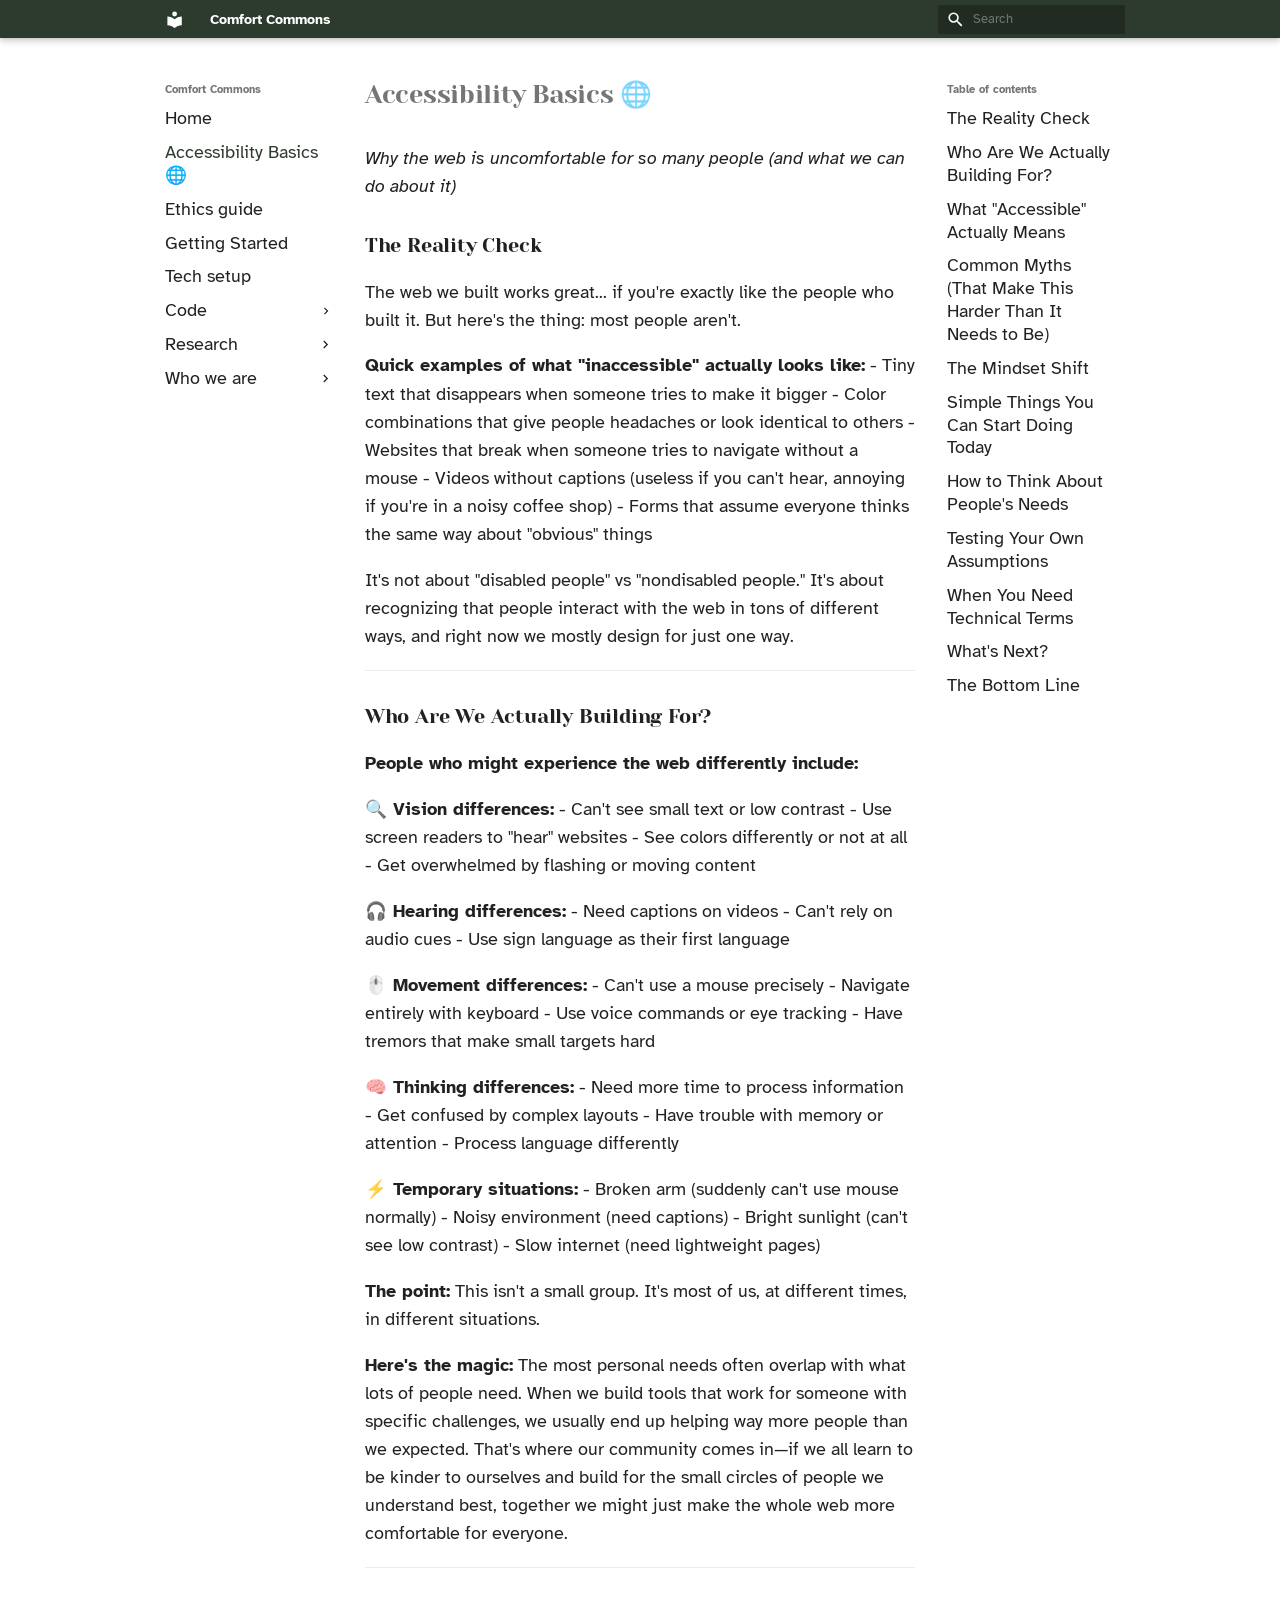
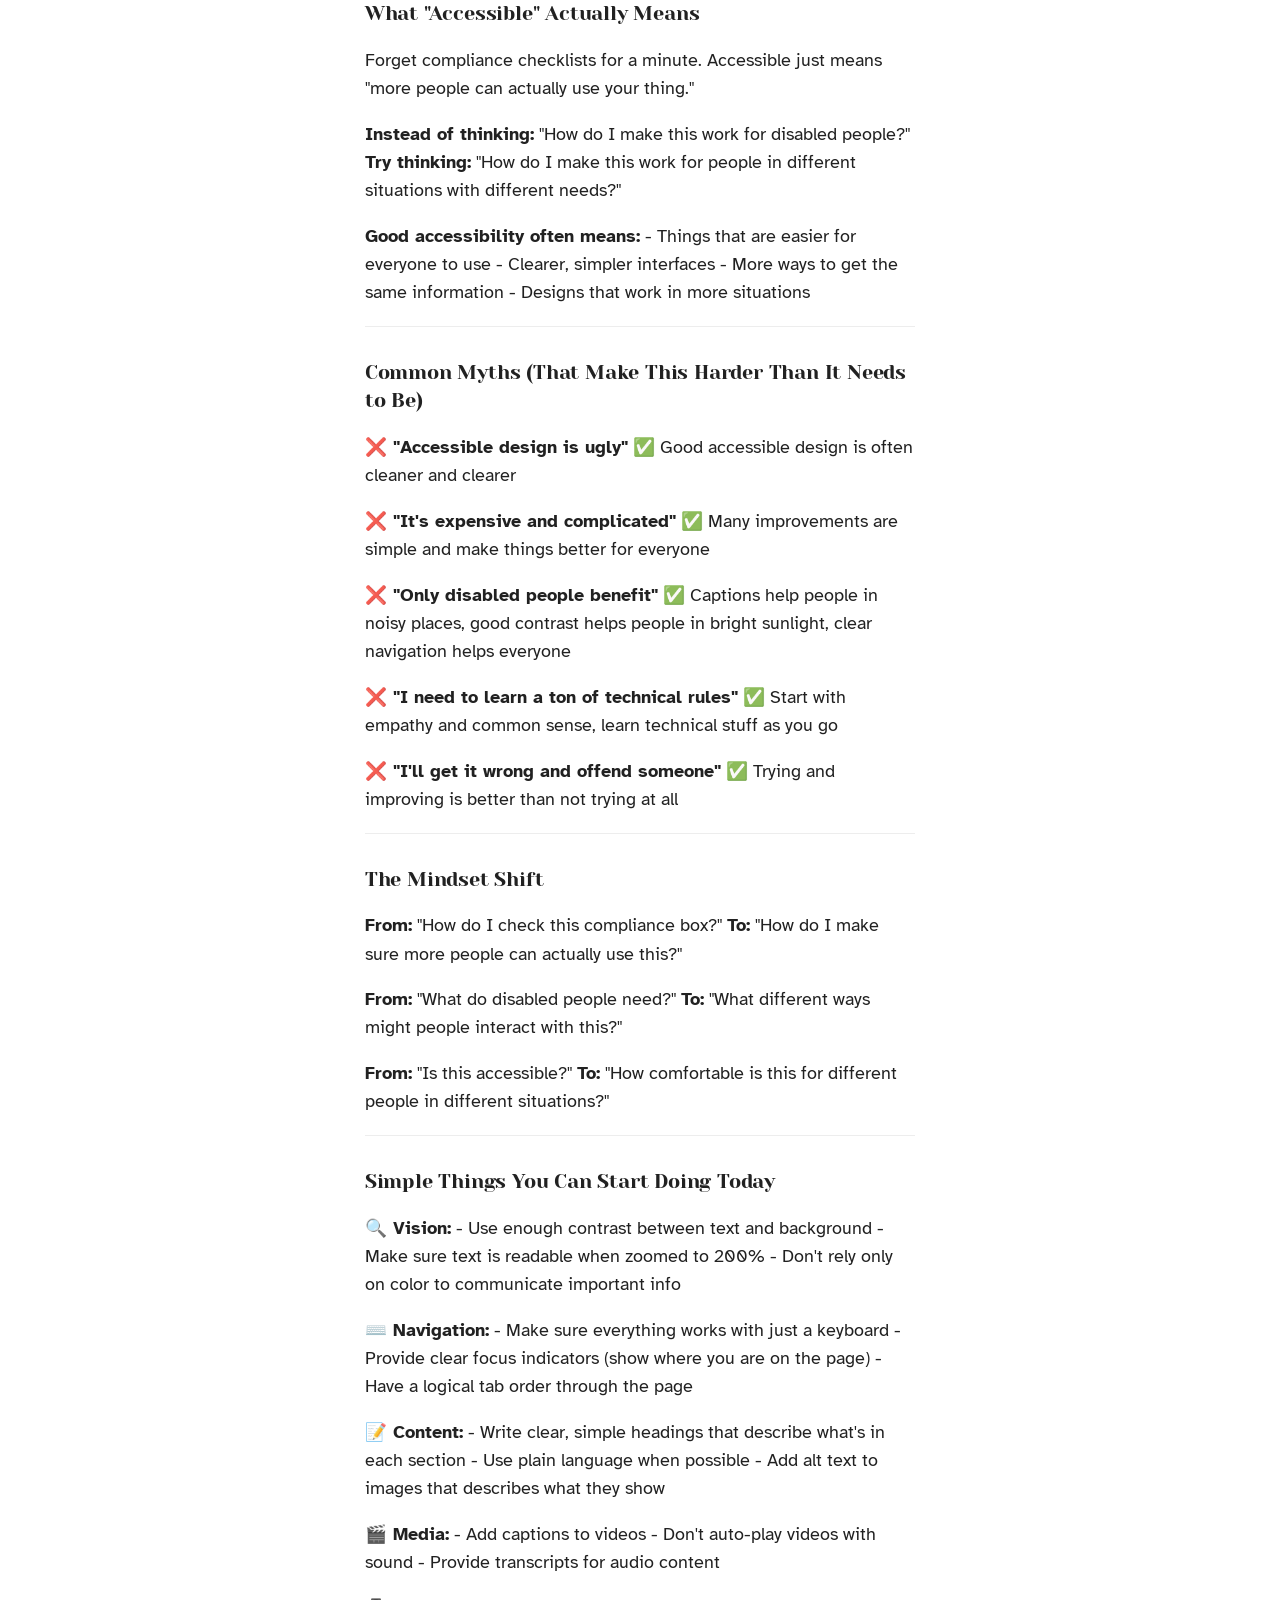
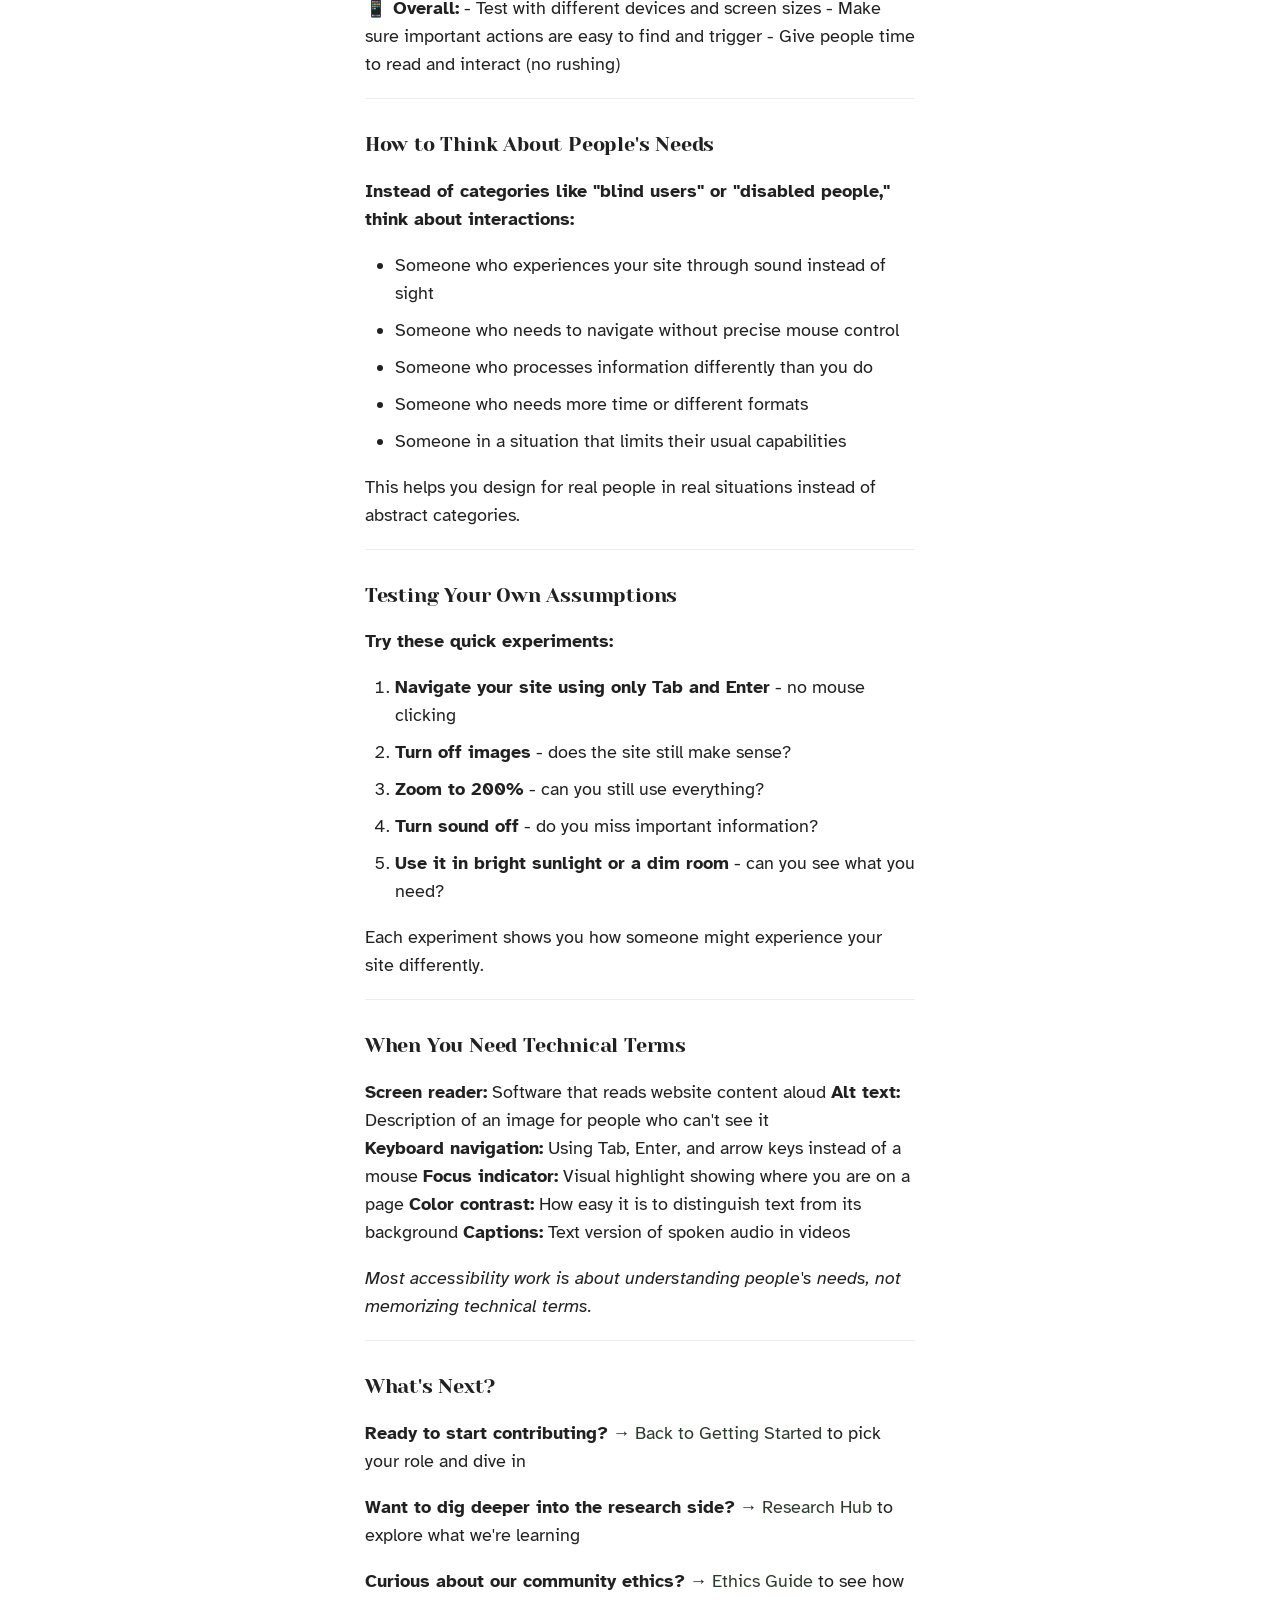
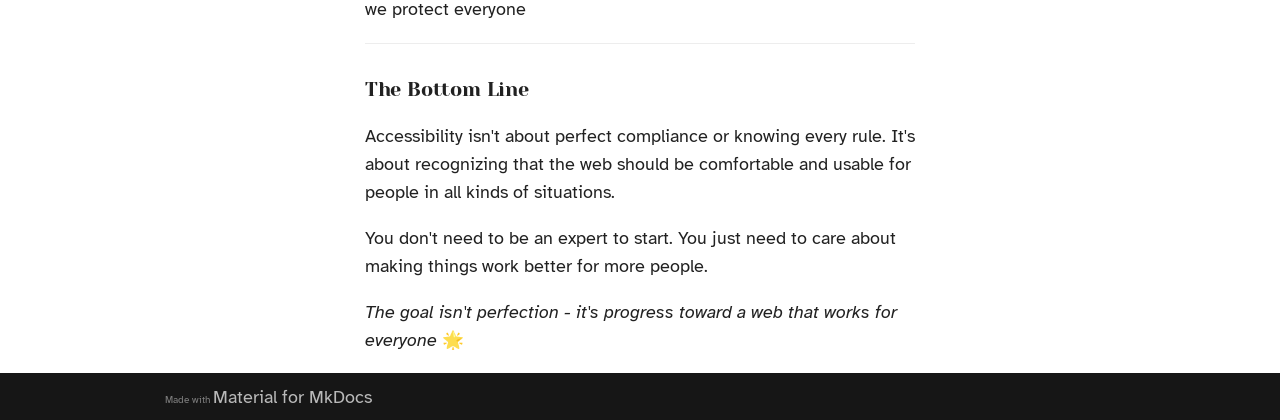
<file: accessibility-basics/index.html>
<!doctype html>
<html lang="en" class="no-js">
  <head>
    
      <meta charset="utf-8">
      <meta name="viewport" content="width=device-width,initial-scale=1">
      
        <meta name="description" content="The Comfort Mode Toolkit Contributor Hub">
      
      
      
        <link rel="canonical" href="https://comfort-mode-toolkit.github.io/wiki/accessibility-basics/">
      
      
        <link rel="prev" href="..">
      
      
        <link rel="next" href="../ethics-guide/">
      
      
      <link rel="icon" href="../assets/images/favicon.png">
      <meta name="generator" content="mkdocs-1.6.1, mkdocs-material-9.6.21">
    
    
      
        <title>Accessibility Basics 🌐 - Comfort Commons</title>
      
    
    
      <link rel="stylesheet" href="../assets/stylesheets/main.2a3383ac.min.css">
      
        
        <link rel="stylesheet" href="../assets/stylesheets/palette.06af60db.min.css">
      
      


    
    
      
    
    
      
        
        
        <link rel="preconnect" href="https://fonts.gstatic.com" crossorigin>
        <link rel="stylesheet" href="https://fonts.googleapis.com/css?family=Atkinson+Hyperlegible:300,300i,400,400i,700,700i%7CRoboto+Mono:400,400i,700,700i&display=fallback">
        <style>:root{--md-text-font:"Atkinson Hyperlegible";--md-code-font:"Roboto Mono"}</style>
      
    
    
      <link rel="stylesheet" href="../stylesheets/extra.css">
    
    <script>__md_scope=new URL("..",location),__md_hash=e=>[...e].reduce(((e,_)=>(e<<5)-e+_.charCodeAt(0)),0),__md_get=(e,_=localStorage,t=__md_scope)=>JSON.parse(_.getItem(t.pathname+"."+e)),__md_set=(e,_,t=localStorage,a=__md_scope)=>{try{t.setItem(a.pathname+"."+e,JSON.stringify(_))}catch(e){}}</script>
    
      
  


  
  

<script id="__analytics">function __md_analytics(){function e(){dataLayer.push(arguments)}window.dataLayer=window.dataLayer||[],e("js",new Date),e("config","G-C8JPXHVLCH"),document.addEventListener("DOMContentLoaded",(function(){document.forms.search&&document.forms.search.query.addEventListener("blur",(function(){this.value&&e("event","search",{search_term:this.value})}));document$.subscribe((function(){var t=document.forms.feedback;if(void 0!==t)for(var a of t.querySelectorAll("[type=submit]"))a.addEventListener("click",(function(a){a.preventDefault();var n=document.location.pathname,d=this.getAttribute("data-md-value");e("event","feedback",{page:n,data:d}),t.firstElementChild.disabled=!0;var r=t.querySelector(".md-feedback__note [data-md-value='"+d+"']");r&&(r.hidden=!1)})),t.hidden=!1})),location$.subscribe((function(t){e("config","G-C8JPXHVLCH",{page_path:t.pathname})}))}));var t=document.createElement("script");t.async=!0,t.src="https://www.googletagmanager.com/gtag/js?id=G-C8JPXHVLCH",document.getElementById("__analytics").insertAdjacentElement("afterEnd",t)}</script>
  
    <script>"undefined"!=typeof __md_analytics&&__md_analytics()</script>
  

    
    
    
  </head>
  
  
    
    
    
    
    
    <body dir="ltr" data-md-color-scheme="default" data-md-color-primary="custom" data-md-color-accent="indigo">
  
    
    <input class="md-toggle" data-md-toggle="drawer" type="checkbox" id="__drawer" autocomplete="off">
    <input class="md-toggle" data-md-toggle="search" type="checkbox" id="__search" autocomplete="off">
    <label class="md-overlay" for="__drawer"></label>
    <div data-md-component="skip">
      
        
        <a href="#accessibility-basics" class="md-skip">
          Skip to content
        </a>
      
    </div>
    <div data-md-component="announce">
      
    </div>
    
    
      

  

<header class="md-header md-header--shadow" data-md-component="header">
  <nav class="md-header__inner md-grid" aria-label="Header">
    <a href=".." title="Comfort Commons" class="md-header__button md-logo" aria-label="Comfort Commons" data-md-component="logo">
      
  
  <svg xmlns="http://www.w3.org/2000/svg" viewBox="0 0 24 24"><path d="M12 8a3 3 0 0 0 3-3 3 3 0 0 0-3-3 3 3 0 0 0-3 3 3 3 0 0 0 3 3m0 3.54C9.64 9.35 6.5 8 3 8v11c3.5 0 6.64 1.35 9 3.54 2.36-2.19 5.5-3.54 9-3.54V8c-3.5 0-6.64 1.35-9 3.54"/></svg>

    </a>
    <label class="md-header__button md-icon" for="__drawer">
      
      <svg xmlns="http://www.w3.org/2000/svg" viewBox="0 0 24 24"><path d="M3 6h18v2H3zm0 5h18v2H3zm0 5h18v2H3z"/></svg>
    </label>
    <div class="md-header__title" data-md-component="header-title">
      <div class="md-header__ellipsis">
        <div class="md-header__topic">
          <span class="md-ellipsis">
            Comfort Commons
          </span>
        </div>
        <div class="md-header__topic" data-md-component="header-topic">
          <span class="md-ellipsis">
            
              Accessibility Basics 🌐
            
          </span>
        </div>
      </div>
    </div>
    
      
    
    
    
    
      
      
        <label class="md-header__button md-icon" for="__search">
          
          <svg xmlns="http://www.w3.org/2000/svg" viewBox="0 0 24 24"><path d="M9.5 3A6.5 6.5 0 0 1 16 9.5c0 1.61-.59 3.09-1.56 4.23l.27.27h.79l5 5-1.5 1.5-5-5v-.79l-.27-.27A6.52 6.52 0 0 1 9.5 16 6.5 6.5 0 0 1 3 9.5 6.5 6.5 0 0 1 9.5 3m0 2C7 5 5 7 5 9.5S7 14 9.5 14 14 12 14 9.5 12 5 9.5 5"/></svg>
        </label>
        <div class="md-search" data-md-component="search" role="dialog">
  <label class="md-search__overlay" for="__search"></label>
  <div class="md-search__inner" role="search">
    <form class="md-search__form" name="search">
      <input type="text" class="md-search__input" name="query" aria-label="Search" placeholder="Search" autocapitalize="off" autocorrect="off" autocomplete="off" spellcheck="false" data-md-component="search-query" required>
      <label class="md-search__icon md-icon" for="__search">
        
        <svg xmlns="http://www.w3.org/2000/svg" viewBox="0 0 24 24"><path d="M9.5 3A6.5 6.5 0 0 1 16 9.5c0 1.61-.59 3.09-1.56 4.23l.27.27h.79l5 5-1.5 1.5-5-5v-.79l-.27-.27A6.52 6.52 0 0 1 9.5 16 6.5 6.5 0 0 1 3 9.5 6.5 6.5 0 0 1 9.5 3m0 2C7 5 5 7 5 9.5S7 14 9.5 14 14 12 14 9.5 12 5 9.5 5"/></svg>
        
        <svg xmlns="http://www.w3.org/2000/svg" viewBox="0 0 24 24"><path d="M20 11v2H8l5.5 5.5-1.42 1.42L4.16 12l7.92-7.92L13.5 5.5 8 11z"/></svg>
      </label>
      <nav class="md-search__options" aria-label="Search">
        
        <button type="reset" class="md-search__icon md-icon" title="Clear" aria-label="Clear" tabindex="-1">
          
          <svg xmlns="http://www.w3.org/2000/svg" viewBox="0 0 24 24"><path d="M19 6.41 17.59 5 12 10.59 6.41 5 5 6.41 10.59 12 5 17.59 6.41 19 12 13.41 17.59 19 19 17.59 13.41 12z"/></svg>
        </button>
      </nav>
      
    </form>
    <div class="md-search__output">
      <div class="md-search__scrollwrap" tabindex="0" data-md-scrollfix>
        <div class="md-search-result" data-md-component="search-result">
          <div class="md-search-result__meta">
            Initializing search
          </div>
          <ol class="md-search-result__list" role="presentation"></ol>
        </div>
      </div>
    </div>
  </div>
</div>
      
    
    
  </nav>
  
</header>
    
    <div class="md-container" data-md-component="container">
      
      
        
          
        
      
      <main class="md-main" data-md-component="main">
        <div class="md-main__inner md-grid">
          
            
              
              <div class="md-sidebar md-sidebar--primary" data-md-component="sidebar" data-md-type="navigation" >
                <div class="md-sidebar__scrollwrap">
                  <div class="md-sidebar__inner">
                    



<nav class="md-nav md-nav--primary" aria-label="Navigation" data-md-level="0">
  <label class="md-nav__title" for="__drawer">
    <a href=".." title="Comfort Commons" class="md-nav__button md-logo" aria-label="Comfort Commons" data-md-component="logo">
      
  
  <svg xmlns="http://www.w3.org/2000/svg" viewBox="0 0 24 24"><path d="M12 8a3 3 0 0 0 3-3 3 3 0 0 0-3-3 3 3 0 0 0-3 3 3 3 0 0 0 3 3m0 3.54C9.64 9.35 6.5 8 3 8v11c3.5 0 6.64 1.35 9 3.54 2.36-2.19 5.5-3.54 9-3.54V8c-3.5 0-6.64 1.35-9 3.54"/></svg>

    </a>
    Comfort Commons
  </label>
  
  <ul class="md-nav__list" data-md-scrollfix>
    
      
      
  
  
  
  
    <li class="md-nav__item">
      <a href=".." class="md-nav__link">
        
  
  
  <span class="md-ellipsis">
    Home
    
  </span>
  

      </a>
    </li>
  

    
      
      
  
  
    
  
  
  
    <li class="md-nav__item md-nav__item--active">
      
      <input class="md-nav__toggle md-toggle" type="checkbox" id="__toc">
      
      
        
      
      
        <label class="md-nav__link md-nav__link--active" for="__toc">
          
  
  
  <span class="md-ellipsis">
    Accessibility Basics 🌐
    
  </span>
  

          <span class="md-nav__icon md-icon"></span>
        </label>
      
      <a href="./" class="md-nav__link md-nav__link--active">
        
  
  
  <span class="md-ellipsis">
    Accessibility Basics 🌐
    
  </span>
  

      </a>
      
        

<nav class="md-nav md-nav--secondary" aria-label="Table of contents">
  
  
  
    
  
  
    <label class="md-nav__title" for="__toc">
      <span class="md-nav__icon md-icon"></span>
      Table of contents
    </label>
    <ul class="md-nav__list" data-md-component="toc" data-md-scrollfix>
      
        <li class="md-nav__item">
  <a href="#the-reality-check" class="md-nav__link">
    <span class="md-ellipsis">
      The Reality Check
    </span>
  </a>
  
</li>
      
        <li class="md-nav__item">
  <a href="#who-are-we-actually-building-for" class="md-nav__link">
    <span class="md-ellipsis">
      Who Are We Actually Building For?
    </span>
  </a>
  
</li>
      
        <li class="md-nav__item">
  <a href="#what-accessible-actually-means" class="md-nav__link">
    <span class="md-ellipsis">
      What "Accessible" Actually Means
    </span>
  </a>
  
</li>
      
        <li class="md-nav__item">
  <a href="#common-myths-that-make-this-harder-than-it-needs-to-be" class="md-nav__link">
    <span class="md-ellipsis">
      Common Myths (That Make This Harder Than It Needs to Be)
    </span>
  </a>
  
</li>
      
        <li class="md-nav__item">
  <a href="#the-mindset-shift" class="md-nav__link">
    <span class="md-ellipsis">
      The Mindset Shift
    </span>
  </a>
  
</li>
      
        <li class="md-nav__item">
  <a href="#simple-things-you-can-start-doing-today" class="md-nav__link">
    <span class="md-ellipsis">
      Simple Things You Can Start Doing Today
    </span>
  </a>
  
</li>
      
        <li class="md-nav__item">
  <a href="#how-to-think-about-peoples-needs" class="md-nav__link">
    <span class="md-ellipsis">
      How to Think About People's Needs
    </span>
  </a>
  
</li>
      
        <li class="md-nav__item">
  <a href="#testing-your-own-assumptions" class="md-nav__link">
    <span class="md-ellipsis">
      Testing Your Own Assumptions
    </span>
  </a>
  
</li>
      
        <li class="md-nav__item">
  <a href="#when-you-need-technical-terms" class="md-nav__link">
    <span class="md-ellipsis">
      When You Need Technical Terms
    </span>
  </a>
  
</li>
      
        <li class="md-nav__item">
  <a href="#whats-next" class="md-nav__link">
    <span class="md-ellipsis">
      What's Next?
    </span>
  </a>
  
</li>
      
        <li class="md-nav__item">
  <a href="#the-bottom-line" class="md-nav__link">
    <span class="md-ellipsis">
      The Bottom Line
    </span>
  </a>
  
</li>
      
    </ul>
  
</nav>
      
    </li>
  

    
      
      
  
  
  
  
    <li class="md-nav__item">
      <a href="../ethics-guide/" class="md-nav__link">
        
  
  
  <span class="md-ellipsis">
    Ethics guide
    
  </span>
  

      </a>
    </li>
  

    
      
      
  
  
  
  
    <li class="md-nav__item">
      <a href="../getting-started/" class="md-nav__link">
        
  
  
  <span class="md-ellipsis">
    Getting Started
    
  </span>
  

      </a>
    </li>
  

    
      
      
  
  
  
  
    <li class="md-nav__item">
      <a href="../tech-setup/" class="md-nav__link">
        
  
  
  <span class="md-ellipsis">
    Tech setup
    
  </span>
  

      </a>
    </li>
  

    
      
      
  
  
  
  
    
    
    
    
    
    <li class="md-nav__item md-nav__item--nested">
      
        
        
        <input class="md-nav__toggle md-toggle " type="checkbox" id="__nav_6" >
        
          
          <label class="md-nav__link" for="__nav_6" id="__nav_6_label" tabindex="0">
            
  
  
  <span class="md-ellipsis">
    Code
    
  </span>
  

            <span class="md-nav__icon md-icon"></span>
          </label>
        
        <nav class="md-nav" data-md-level="1" aria-labelledby="__nav_6_label" aria-expanded="false">
          <label class="md-nav__title" for="__nav_6">
            <span class="md-nav__icon md-icon"></span>
            Code
          </label>
          <ul class="md-nav__list" data-md-scrollfix>
            
              
                
  
  
  
  
    <li class="md-nav__item">
      <a href="../code/code-how-to/" class="md-nav__link">
        
  
  
  <span class="md-ellipsis">
    How to code
    
  </span>
  

      </a>
    </li>
  

              
            
          </ul>
        </nav>
      
    </li>
  

    
      
      
  
  
  
  
    
    
    
    
    
    <li class="md-nav__item md-nav__item--nested">
      
        
        
        <input class="md-nav__toggle md-toggle " type="checkbox" id="__nav_7" >
        
          
          <label class="md-nav__link" for="__nav_7" id="__nav_7_label" tabindex="0">
            
  
  
  <span class="md-ellipsis">
    Research
    
  </span>
  

            <span class="md-nav__icon md-icon"></span>
          </label>
        
        <nav class="md-nav" data-md-level="1" aria-labelledby="__nav_7_label" aria-expanded="false">
          <label class="md-nav__title" for="__nav_7">
            <span class="md-nav__icon md-icon"></span>
            Research
          </label>
          <ul class="md-nav__list" data-md-scrollfix>
            
              
                
  
  
  
  
    <li class="md-nav__item">
      <a href="../research/how-to-research/" class="md-nav__link">
        
  
  
  <span class="md-ellipsis">
    Research How-To 🔍
    
  </span>
  

      </a>
    </li>
  

              
            
              
                
  
  
  
  
    <li class="md-nav__item">
      <a href="../research/intro/" class="md-nav__link">
        
  
  
  <span class="md-ellipsis">
    Research Hub 🔬
    
  </span>
  

      </a>
    </li>
  

              
            
              
                
  
  
  
  
    <li class="md-nav__item">
      <a href="../research/research-ethics/" class="md-nav__link">
        
  
  
  <span class="md-ellipsis">
    Ethics Guide 🛡️
    
  </span>
  

      </a>
    </li>
  

              
            
              
                
  
  
  
  
    <li class="md-nav__item">
      <a href="../research/social-media-ethics/" class="md-nav__link">
        
  
  
  <span class="md-ellipsis">
    Social Media Ethics Guide 🌐
    
  </span>
  

      </a>
    </li>
  

              
            
          </ul>
        </nav>
      
    </li>
  

    
      
      
  
  
  
  
    
    
    
    
    
    <li class="md-nav__item md-nav__item--nested">
      
        
        
        <input class="md-nav__toggle md-toggle " type="checkbox" id="__nav_8" >
        
          
          <label class="md-nav__link" for="__nav_8" id="__nav_8_label" tabindex="0">
            
  
  
  <span class="md-ellipsis">
    Who we are
    
  </span>
  

            <span class="md-nav__icon md-icon"></span>
          </label>
        
        <nav class="md-nav" data-md-level="1" aria-labelledby="__nav_8_label" aria-expanded="false">
          <label class="md-nav__title" for="__nav_8">
            <span class="md-nav__icon md-icon"></span>
            Who we are
          </label>
          <ul class="md-nav__list" data-md-scrollfix>
            
              
                
  
  
  
  
    <li class="md-nav__item">
      <a href="../who%20we%20are/our%20culture/" class="md-nav__link">
        
  
  
  <span class="md-ellipsis">
    Comfort Commons Culture
    
  </span>
  

      </a>
    </li>
  

              
            
              
                
  
  
  
  
    <li class="md-nav__item">
      <a href="../who%20we%20are/our%20values/" class="md-nav__link">
        
  
  
  <span class="md-ellipsis">
    Our values
    
  </span>
  

      </a>
    </li>
  

              
            
              
                
  
  
  
  
    <li class="md-nav__item">
      <a href="../who%20we%20are/the%20team/" class="md-nav__link">
        
  
  
  <span class="md-ellipsis">
    The team
    
  </span>
  

      </a>
    </li>
  

              
            
          </ul>
        </nav>
      
    </li>
  

    
  </ul>
</nav>
                  </div>
                </div>
              </div>
            
            
              
              <div class="md-sidebar md-sidebar--secondary" data-md-component="sidebar" data-md-type="toc" >
                <div class="md-sidebar__scrollwrap">
                  <div class="md-sidebar__inner">
                    

<nav class="md-nav md-nav--secondary" aria-label="Table of contents">
  
  
  
    
  
  
    <label class="md-nav__title" for="__toc">
      <span class="md-nav__icon md-icon"></span>
      Table of contents
    </label>
    <ul class="md-nav__list" data-md-component="toc" data-md-scrollfix>
      
        <li class="md-nav__item">
  <a href="#the-reality-check" class="md-nav__link">
    <span class="md-ellipsis">
      The Reality Check
    </span>
  </a>
  
</li>
      
        <li class="md-nav__item">
  <a href="#who-are-we-actually-building-for" class="md-nav__link">
    <span class="md-ellipsis">
      Who Are We Actually Building For?
    </span>
  </a>
  
</li>
      
        <li class="md-nav__item">
  <a href="#what-accessible-actually-means" class="md-nav__link">
    <span class="md-ellipsis">
      What "Accessible" Actually Means
    </span>
  </a>
  
</li>
      
        <li class="md-nav__item">
  <a href="#common-myths-that-make-this-harder-than-it-needs-to-be" class="md-nav__link">
    <span class="md-ellipsis">
      Common Myths (That Make This Harder Than It Needs to Be)
    </span>
  </a>
  
</li>
      
        <li class="md-nav__item">
  <a href="#the-mindset-shift" class="md-nav__link">
    <span class="md-ellipsis">
      The Mindset Shift
    </span>
  </a>
  
</li>
      
        <li class="md-nav__item">
  <a href="#simple-things-you-can-start-doing-today" class="md-nav__link">
    <span class="md-ellipsis">
      Simple Things You Can Start Doing Today
    </span>
  </a>
  
</li>
      
        <li class="md-nav__item">
  <a href="#how-to-think-about-peoples-needs" class="md-nav__link">
    <span class="md-ellipsis">
      How to Think About People's Needs
    </span>
  </a>
  
</li>
      
        <li class="md-nav__item">
  <a href="#testing-your-own-assumptions" class="md-nav__link">
    <span class="md-ellipsis">
      Testing Your Own Assumptions
    </span>
  </a>
  
</li>
      
        <li class="md-nav__item">
  <a href="#when-you-need-technical-terms" class="md-nav__link">
    <span class="md-ellipsis">
      When You Need Technical Terms
    </span>
  </a>
  
</li>
      
        <li class="md-nav__item">
  <a href="#whats-next" class="md-nav__link">
    <span class="md-ellipsis">
      What's Next?
    </span>
  </a>
  
</li>
      
        <li class="md-nav__item">
  <a href="#the-bottom-line" class="md-nav__link">
    <span class="md-ellipsis">
      The Bottom Line
    </span>
  </a>
  
</li>
      
    </ul>
  
</nav>
                  </div>
                </div>
              </div>
            
          
          
            <div class="md-content" data-md-component="content">
              <article class="md-content__inner md-typeset">
                
                  



<h1 id="accessibility-basics">Accessibility Basics 🌐</h1>
<p><em>Why the web is uncomfortable for so many people (and what we can do about it)</em></p>
<h2 id="the-reality-check">The Reality Check</h2>
<p>The web we built works great... if you're exactly like the people who built it. But here's the thing: most people aren't.</p>
<p><strong>Quick examples of what "inaccessible" actually looks like:</strong>
- Tiny text that disappears when someone tries to make it bigger
- Color combinations that give people headaches or look identical to others
- Websites that break when someone tries to navigate without a mouse
- Videos without captions (useless if you can't hear, annoying if you're in a noisy coffee shop)
- Forms that assume everyone thinks the same way about "obvious" things</p>
<p>It's not about "disabled people" vs "nondisabled people." It's about recognizing that people interact with the web in tons of different ways, and right now we mostly design for just one way.</p>
<hr />
<h2 id="who-are-we-actually-building-for">Who Are We Actually Building For?</h2>
<p><strong>People who might experience the web differently include:</strong></p>
<p><strong>🔍 Vision differences:</strong>
- Can't see small text or low contrast
- Use screen readers to "hear" websites
- See colors differently or not at all
- Get overwhelmed by flashing or moving content</p>
<p><strong>🎧 Hearing differences:</strong>
- Need captions on videos
- Can't rely on audio cues
- Use sign language as their first language</p>
<p><strong>🖱️ Movement differences:</strong>
- Can't use a mouse precisely
- Navigate entirely with keyboard
- Use voice commands or eye tracking
- Have tremors that make small targets hard</p>
<p><strong>🧠 Thinking differences:</strong>
- Need more time to process information
- Get confused by complex layouts
- Have trouble with memory or attention
- Process language differently</p>
<p><strong>⚡ Temporary situations:</strong>
- Broken arm (suddenly can't use mouse normally)
- Noisy environment (need captions)
- Bright sunlight (can't see low contrast)
- Slow internet (need lightweight pages)</p>
<p><strong>The point:</strong> This isn't a small group. It's most of us, at different times, in different situations.</p>
<p><strong>Here's the magic:</strong> The most personal needs often overlap with what lots of people need. When we build tools that work for someone with specific challenges, we usually end up helping way more people than we expected. That's where our community comes in—if we all learn to be kinder to ourselves and build for the small circles of people we understand best, together we might just make the whole web more comfortable for everyone.</p>
<hr />
<h2 id="what-accessible-actually-means">What "Accessible" Actually Means</h2>
<p>Forget compliance checklists for a minute. Accessible just means "more people can actually use your thing."</p>
<p><strong>Instead of thinking:</strong> "How do I make this work for disabled people?"
<strong>Try thinking:</strong> "How do I make this work for people in different situations with different needs?"</p>
<p><strong>Good accessibility often means:</strong>
- Things that are easier for everyone to use
- Clearer, simpler interfaces
- More ways to get the same information
- Designs that work in more situations</p>
<hr />
<h2 id="common-myths-that-make-this-harder-than-it-needs-to-be">Common Myths (That Make This Harder Than It Needs to Be)</h2>
<p><strong>❌ "Accessible design is ugly"</strong>
✅ Good accessible design is often cleaner and clearer</p>
<p><strong>❌ "It's expensive and complicated"</strong>
✅ Many improvements are simple and make things better for everyone</p>
<p><strong>❌ "Only disabled people benefit"</strong>
✅ Captions help people in noisy places, good contrast helps people in bright sunlight, clear navigation helps everyone</p>
<p><strong>❌ "I need to learn a ton of technical rules"</strong>
✅ Start with empathy and common sense, learn technical stuff as you go</p>
<p><strong>❌ "I'll get it wrong and offend someone"</strong>
✅ Trying and improving is better than not trying at all</p>
<hr />
<h2 id="the-mindset-shift">The Mindset Shift</h2>
<p><strong>From:</strong> "How do I check this compliance box?"
<strong>To:</strong> "How do I make sure more people can actually use this?"</p>
<p><strong>From:</strong> "What do disabled people need?"
<strong>To:</strong> "What different ways might people interact with this?"</p>
<p><strong>From:</strong> "Is this accessible?"
<strong>To:</strong> "How comfortable is this for different people in different situations?"</p>
<hr />
<h2 id="simple-things-you-can-start-doing-today">Simple Things You Can Start Doing Today</h2>
<p><strong>🔍 Vision:</strong>
- Use enough contrast between text and background
- Make sure text is readable when zoomed to 200%
- Don't rely only on color to communicate important info</p>
<p><strong>⌨️ Navigation:</strong>
- Make sure everything works with just a keyboard
- Provide clear focus indicators (show where you are on the page)
- Have a logical tab order through the page</p>
<p><strong>📝 Content:</strong>
- Write clear, simple headings that describe what's in each section
- Use plain language when possible
- Add alt text to images that describes what they show</p>
<p><strong>🎬 Media:</strong>
- Add captions to videos
- Don't auto-play videos with sound
- Provide transcripts for audio content</p>
<p><strong>📱 Overall:</strong>
- Test with different devices and screen sizes
- Make sure important actions are easy to find and trigger
- Give people time to read and interact (no rushing)</p>
<hr />
<h2 id="how-to-think-about-peoples-needs">How to Think About People's Needs</h2>
<p><strong>Instead of categories like "blind users" or "disabled people," think about interactions:</strong></p>
<ul>
<li>Someone who experiences your site through sound instead of sight</li>
<li>Someone who needs to navigate without precise mouse control</li>
<li>Someone who processes information differently than you do</li>
<li>Someone who needs more time or different formats</li>
<li>Someone in a situation that limits their usual capabilities</li>
</ul>
<p>This helps you design for real people in real situations instead of abstract categories.</p>
<hr />
<h2 id="testing-your-own-assumptions">Testing Your Own Assumptions</h2>
<p><strong>Try these quick experiments:</strong></p>
<ol>
<li><strong>Navigate your site using only Tab and Enter</strong> - no mouse clicking</li>
<li><strong>Turn off images</strong> - does the site still make sense?</li>
<li><strong>Zoom to 200%</strong> - can you still use everything?</li>
<li><strong>Turn sound off</strong> - do you miss important information?</li>
<li><strong>Use it in bright sunlight or a dim room</strong> - can you see what you need?</li>
</ol>
<p>Each experiment shows you how someone might experience your site differently.</p>
<hr />
<h2 id="when-you-need-technical-terms">When You Need Technical Terms</h2>
<p><strong>Screen reader:</strong> Software that reads website content aloud
<strong>Alt text:</strong> Description of an image for people who can't see it<br />
<strong>Keyboard navigation:</strong> Using Tab, Enter, and arrow keys instead of a mouse
<strong>Focus indicator:</strong> Visual highlight showing where you are on a page
<strong>Color contrast:</strong> How easy it is to distinguish text from its background
<strong>Captions:</strong> Text version of spoken audio in videos</p>
<p><em>Most accessibility work is about understanding people's needs, not memorizing technical terms.</em></p>
<hr />
<h2 id="whats-next">What's Next?</h2>
<p><strong>Ready to start contributing?</strong> → <a href="../getting-started/">Back to Getting Started</a> to pick your role and dive in</p>
<p><strong>Want to dig deeper into the research side?</strong> → <a href="../research/intro/">Research Hub</a> to explore what we're learning</p>
<p><strong>Curious about our community ethics?</strong> → <a href="../research/research-ethics/">Ethics Guide</a> to see how we protect everyone</p>
<hr />
<h2 id="the-bottom-line">The Bottom Line</h2>
<p>Accessibility isn't about perfect compliance or knowing every rule. It's about recognizing that the web should be comfortable and usable for people in all kinds of situations.</p>
<p>You don't need to be an expert to start. You just need to care about making things work better for more people.</p>
<p><em>The goal isn't perfection - it's progress toward a web that works for everyone</em> 🌟</p>









  




                
              </article>
            </div>
          
          
<script>var target=document.getElementById(location.hash.slice(1));target&&target.name&&(target.checked=target.name.startsWith("__tabbed_"))</script>
        </div>
        
      </main>
      
        <footer class="md-footer">
  
  <div class="md-footer-meta md-typeset">
    <div class="md-footer-meta__inner md-grid">
      <div class="md-copyright">
  
  
    Made with
    <a href="https://squidfunk.github.io/mkdocs-material/" target="_blank" rel="noopener">
      Material for MkDocs
    </a>
  
</div>
      
    </div>
  </div>
</footer>
      
    </div>
    <div class="md-dialog" data-md-component="dialog">
      <div class="md-dialog__inner md-typeset"></div>
    </div>
    
    
    
      
      <script id="__config" type="application/json">{"base": "..", "features": ["content.action.edit"], "search": "../assets/javascripts/workers/search.973d3a69.min.js", "tags": null, "translations": {"clipboard.copied": "Copied to clipboard", "clipboard.copy": "Copy to clipboard", "search.result.more.one": "1 more on this page", "search.result.more.other": "# more on this page", "search.result.none": "No matching documents", "search.result.one": "1 matching document", "search.result.other": "# matching documents", "search.result.placeholder": "Type to start searching", "search.result.term.missing": "Missing", "select.version": "Select version"}, "version": null}</script>
    
    
      <script src="../assets/javascripts/bundle.f55a23d4.min.js"></script>
      
    
  </body>
</html>
</file>
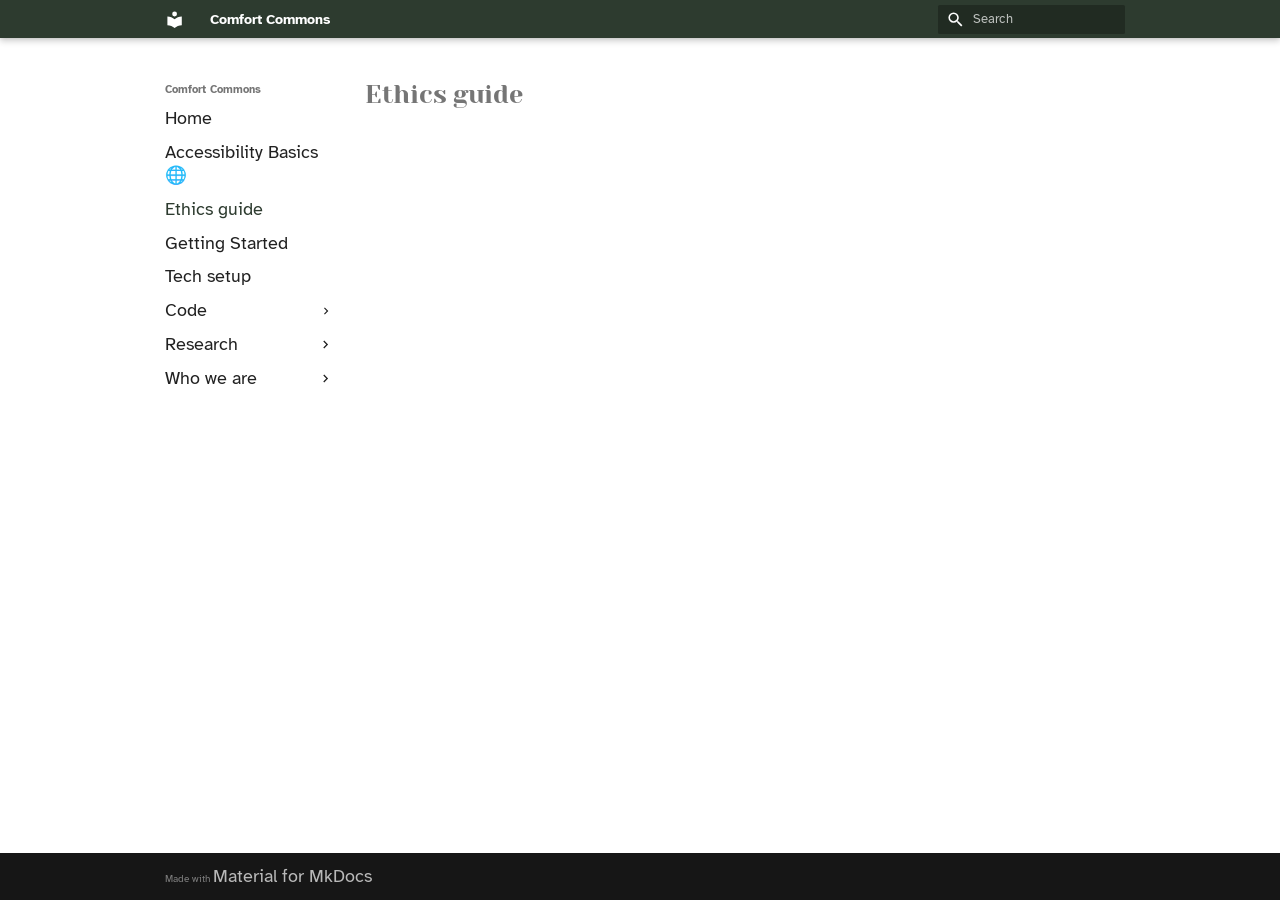
<file: ethics-guide/index.html>
<!doctype html>
<html lang="en" class="no-js">
  <head>
    
      <meta charset="utf-8">
      <meta name="viewport" content="width=device-width,initial-scale=1">
      
        <meta name="description" content="The Comfort Mode Toolkit Contributor Hub">
      
      
      
        <link rel="canonical" href="https://comfort-mode-toolkit.github.io/wiki/ethics-guide/">
      
      
        <link rel="prev" href="../accessibility-basics/">
      
      
        <link rel="next" href="../getting-started/">
      
      
      <link rel="icon" href="../assets/images/favicon.png">
      <meta name="generator" content="mkdocs-1.6.1, mkdocs-material-9.6.21">
    
    
      
        <title>Ethics guide - Comfort Commons</title>
      
    
    
      <link rel="stylesheet" href="../assets/stylesheets/main.2a3383ac.min.css">
      
        
        <link rel="stylesheet" href="../assets/stylesheets/palette.06af60db.min.css">
      
      


    
    
      
    
    
      
        
        
        <link rel="preconnect" href="https://fonts.gstatic.com" crossorigin>
        <link rel="stylesheet" href="https://fonts.googleapis.com/css?family=Atkinson+Hyperlegible:300,300i,400,400i,700,700i%7CRoboto+Mono:400,400i,700,700i&display=fallback">
        <style>:root{--md-text-font:"Atkinson Hyperlegible";--md-code-font:"Roboto Mono"}</style>
      
    
    
      <link rel="stylesheet" href="../stylesheets/extra.css">
    
    <script>__md_scope=new URL("..",location),__md_hash=e=>[...e].reduce(((e,_)=>(e<<5)-e+_.charCodeAt(0)),0),__md_get=(e,_=localStorage,t=__md_scope)=>JSON.parse(_.getItem(t.pathname+"."+e)),__md_set=(e,_,t=localStorage,a=__md_scope)=>{try{t.setItem(a.pathname+"."+e,JSON.stringify(_))}catch(e){}}</script>
    
      
  


  
  

<script id="__analytics">function __md_analytics(){function e(){dataLayer.push(arguments)}window.dataLayer=window.dataLayer||[],e("js",new Date),e("config","G-C8JPXHVLCH"),document.addEventListener("DOMContentLoaded",(function(){document.forms.search&&document.forms.search.query.addEventListener("blur",(function(){this.value&&e("event","search",{search_term:this.value})}));document$.subscribe((function(){var t=document.forms.feedback;if(void 0!==t)for(var a of t.querySelectorAll("[type=submit]"))a.addEventListener("click",(function(a){a.preventDefault();var n=document.location.pathname,d=this.getAttribute("data-md-value");e("event","feedback",{page:n,data:d}),t.firstElementChild.disabled=!0;var r=t.querySelector(".md-feedback__note [data-md-value='"+d+"']");r&&(r.hidden=!1)})),t.hidden=!1})),location$.subscribe((function(t){e("config","G-C8JPXHVLCH",{page_path:t.pathname})}))}));var t=document.createElement("script");t.async=!0,t.src="https://www.googletagmanager.com/gtag/js?id=G-C8JPXHVLCH",document.getElementById("__analytics").insertAdjacentElement("afterEnd",t)}</script>
  
    <script>"undefined"!=typeof __md_analytics&&__md_analytics()</script>
  

    
    
    
  </head>
  
  
    
    
    
    
    
    <body dir="ltr" data-md-color-scheme="default" data-md-color-primary="custom" data-md-color-accent="indigo">
  
    
    <input class="md-toggle" data-md-toggle="drawer" type="checkbox" id="__drawer" autocomplete="off">
    <input class="md-toggle" data-md-toggle="search" type="checkbox" id="__search" autocomplete="off">
    <label class="md-overlay" for="__drawer"></label>
    <div data-md-component="skip">
      
    </div>
    <div data-md-component="announce">
      
    </div>
    
    
      

  

<header class="md-header md-header--shadow" data-md-component="header">
  <nav class="md-header__inner md-grid" aria-label="Header">
    <a href=".." title="Comfort Commons" class="md-header__button md-logo" aria-label="Comfort Commons" data-md-component="logo">
      
  
  <svg xmlns="http://www.w3.org/2000/svg" viewBox="0 0 24 24"><path d="M12 8a3 3 0 0 0 3-3 3 3 0 0 0-3-3 3 3 0 0 0-3 3 3 3 0 0 0 3 3m0 3.54C9.64 9.35 6.5 8 3 8v11c3.5 0 6.64 1.35 9 3.54 2.36-2.19 5.5-3.54 9-3.54V8c-3.5 0-6.64 1.35-9 3.54"/></svg>

    </a>
    <label class="md-header__button md-icon" for="__drawer">
      
      <svg xmlns="http://www.w3.org/2000/svg" viewBox="0 0 24 24"><path d="M3 6h18v2H3zm0 5h18v2H3zm0 5h18v2H3z"/></svg>
    </label>
    <div class="md-header__title" data-md-component="header-title">
      <div class="md-header__ellipsis">
        <div class="md-header__topic">
          <span class="md-ellipsis">
            Comfort Commons
          </span>
        </div>
        <div class="md-header__topic" data-md-component="header-topic">
          <span class="md-ellipsis">
            
              Ethics guide
            
          </span>
        </div>
      </div>
    </div>
    
      
    
    
    
    
      
      
        <label class="md-header__button md-icon" for="__search">
          
          <svg xmlns="http://www.w3.org/2000/svg" viewBox="0 0 24 24"><path d="M9.5 3A6.5 6.5 0 0 1 16 9.5c0 1.61-.59 3.09-1.56 4.23l.27.27h.79l5 5-1.5 1.5-5-5v-.79l-.27-.27A6.52 6.52 0 0 1 9.5 16 6.5 6.5 0 0 1 3 9.5 6.5 6.5 0 0 1 9.5 3m0 2C7 5 5 7 5 9.5S7 14 9.5 14 14 12 14 9.5 12 5 9.5 5"/></svg>
        </label>
        <div class="md-search" data-md-component="search" role="dialog">
  <label class="md-search__overlay" for="__search"></label>
  <div class="md-search__inner" role="search">
    <form class="md-search__form" name="search">
      <input type="text" class="md-search__input" name="query" aria-label="Search" placeholder="Search" autocapitalize="off" autocorrect="off" autocomplete="off" spellcheck="false" data-md-component="search-query" required>
      <label class="md-search__icon md-icon" for="__search">
        
        <svg xmlns="http://www.w3.org/2000/svg" viewBox="0 0 24 24"><path d="M9.5 3A6.5 6.5 0 0 1 16 9.5c0 1.61-.59 3.09-1.56 4.23l.27.27h.79l5 5-1.5 1.5-5-5v-.79l-.27-.27A6.52 6.52 0 0 1 9.5 16 6.5 6.5 0 0 1 3 9.5 6.5 6.5 0 0 1 9.5 3m0 2C7 5 5 7 5 9.5S7 14 9.5 14 14 12 14 9.5 12 5 9.5 5"/></svg>
        
        <svg xmlns="http://www.w3.org/2000/svg" viewBox="0 0 24 24"><path d="M20 11v2H8l5.5 5.5-1.42 1.42L4.16 12l7.92-7.92L13.5 5.5 8 11z"/></svg>
      </label>
      <nav class="md-search__options" aria-label="Search">
        
        <button type="reset" class="md-search__icon md-icon" title="Clear" aria-label="Clear" tabindex="-1">
          
          <svg xmlns="http://www.w3.org/2000/svg" viewBox="0 0 24 24"><path d="M19 6.41 17.59 5 12 10.59 6.41 5 5 6.41 10.59 12 5 17.59 6.41 19 12 13.41 17.59 19 19 17.59 13.41 12z"/></svg>
        </button>
      </nav>
      
    </form>
    <div class="md-search__output">
      <div class="md-search__scrollwrap" tabindex="0" data-md-scrollfix>
        <div class="md-search-result" data-md-component="search-result">
          <div class="md-search-result__meta">
            Initializing search
          </div>
          <ol class="md-search-result__list" role="presentation"></ol>
        </div>
      </div>
    </div>
  </div>
</div>
      
    
    
  </nav>
  
</header>
    
    <div class="md-container" data-md-component="container">
      
      
        
          
        
      
      <main class="md-main" data-md-component="main">
        <div class="md-main__inner md-grid">
          
            
              
              <div class="md-sidebar md-sidebar--primary" data-md-component="sidebar" data-md-type="navigation" >
                <div class="md-sidebar__scrollwrap">
                  <div class="md-sidebar__inner">
                    



<nav class="md-nav md-nav--primary" aria-label="Navigation" data-md-level="0">
  <label class="md-nav__title" for="__drawer">
    <a href=".." title="Comfort Commons" class="md-nav__button md-logo" aria-label="Comfort Commons" data-md-component="logo">
      
  
  <svg xmlns="http://www.w3.org/2000/svg" viewBox="0 0 24 24"><path d="M12 8a3 3 0 0 0 3-3 3 3 0 0 0-3-3 3 3 0 0 0-3 3 3 3 0 0 0 3 3m0 3.54C9.64 9.35 6.5 8 3 8v11c3.5 0 6.64 1.35 9 3.54 2.36-2.19 5.5-3.54 9-3.54V8c-3.5 0-6.64 1.35-9 3.54"/></svg>

    </a>
    Comfort Commons
  </label>
  
  <ul class="md-nav__list" data-md-scrollfix>
    
      
      
  
  
  
  
    <li class="md-nav__item">
      <a href=".." class="md-nav__link">
        
  
  
  <span class="md-ellipsis">
    Home
    
  </span>
  

      </a>
    </li>
  

    
      
      
  
  
  
  
    <li class="md-nav__item">
      <a href="../accessibility-basics/" class="md-nav__link">
        
  
  
  <span class="md-ellipsis">
    Accessibility Basics 🌐
    
  </span>
  

      </a>
    </li>
  

    
      
      
  
  
    
  
  
  
    <li class="md-nav__item md-nav__item--active">
      
      <input class="md-nav__toggle md-toggle" type="checkbox" id="__toc">
      
      
      
      <a href="./" class="md-nav__link md-nav__link--active">
        
  
  
  <span class="md-ellipsis">
    Ethics guide
    
  </span>
  

      </a>
      
    </li>
  

    
      
      
  
  
  
  
    <li class="md-nav__item">
      <a href="../getting-started/" class="md-nav__link">
        
  
  
  <span class="md-ellipsis">
    Getting Started
    
  </span>
  

      </a>
    </li>
  

    
      
      
  
  
  
  
    <li class="md-nav__item">
      <a href="../tech-setup/" class="md-nav__link">
        
  
  
  <span class="md-ellipsis">
    Tech setup
    
  </span>
  

      </a>
    </li>
  

    
      
      
  
  
  
  
    
    
    
    
    
    <li class="md-nav__item md-nav__item--nested">
      
        
        
        <input class="md-nav__toggle md-toggle " type="checkbox" id="__nav_6" >
        
          
          <label class="md-nav__link" for="__nav_6" id="__nav_6_label" tabindex="0">
            
  
  
  <span class="md-ellipsis">
    Code
    
  </span>
  

            <span class="md-nav__icon md-icon"></span>
          </label>
        
        <nav class="md-nav" data-md-level="1" aria-labelledby="__nav_6_label" aria-expanded="false">
          <label class="md-nav__title" for="__nav_6">
            <span class="md-nav__icon md-icon"></span>
            Code
          </label>
          <ul class="md-nav__list" data-md-scrollfix>
            
              
                
  
  
  
  
    <li class="md-nav__item">
      <a href="../code/code-how-to/" class="md-nav__link">
        
  
  
  <span class="md-ellipsis">
    How to code
    
  </span>
  

      </a>
    </li>
  

              
            
          </ul>
        </nav>
      
    </li>
  

    
      
      
  
  
  
  
    
    
    
    
    
    <li class="md-nav__item md-nav__item--nested">
      
        
        
        <input class="md-nav__toggle md-toggle " type="checkbox" id="__nav_7" >
        
          
          <label class="md-nav__link" for="__nav_7" id="__nav_7_label" tabindex="0">
            
  
  
  <span class="md-ellipsis">
    Research
    
  </span>
  

            <span class="md-nav__icon md-icon"></span>
          </label>
        
        <nav class="md-nav" data-md-level="1" aria-labelledby="__nav_7_label" aria-expanded="false">
          <label class="md-nav__title" for="__nav_7">
            <span class="md-nav__icon md-icon"></span>
            Research
          </label>
          <ul class="md-nav__list" data-md-scrollfix>
            
              
                
  
  
  
  
    <li class="md-nav__item">
      <a href="../research/how-to-research/" class="md-nav__link">
        
  
  
  <span class="md-ellipsis">
    Research How-To 🔍
    
  </span>
  

      </a>
    </li>
  

              
            
              
                
  
  
  
  
    <li class="md-nav__item">
      <a href="../research/intro/" class="md-nav__link">
        
  
  
  <span class="md-ellipsis">
    Research Hub 🔬
    
  </span>
  

      </a>
    </li>
  

              
            
              
                
  
  
  
  
    <li class="md-nav__item">
      <a href="../research/research-ethics/" class="md-nav__link">
        
  
  
  <span class="md-ellipsis">
    Ethics Guide 🛡️
    
  </span>
  

      </a>
    </li>
  

              
            
              
                
  
  
  
  
    <li class="md-nav__item">
      <a href="../research/social-media-ethics/" class="md-nav__link">
        
  
  
  <span class="md-ellipsis">
    Social Media Ethics Guide 🌐
    
  </span>
  

      </a>
    </li>
  

              
            
          </ul>
        </nav>
      
    </li>
  

    
      
      
  
  
  
  
    
    
    
    
    
    <li class="md-nav__item md-nav__item--nested">
      
        
        
        <input class="md-nav__toggle md-toggle " type="checkbox" id="__nav_8" >
        
          
          <label class="md-nav__link" for="__nav_8" id="__nav_8_label" tabindex="0">
            
  
  
  <span class="md-ellipsis">
    Who we are
    
  </span>
  

            <span class="md-nav__icon md-icon"></span>
          </label>
        
        <nav class="md-nav" data-md-level="1" aria-labelledby="__nav_8_label" aria-expanded="false">
          <label class="md-nav__title" for="__nav_8">
            <span class="md-nav__icon md-icon"></span>
            Who we are
          </label>
          <ul class="md-nav__list" data-md-scrollfix>
            
              
                
  
  
  
  
    <li class="md-nav__item">
      <a href="../who%20we%20are/our%20culture/" class="md-nav__link">
        
  
  
  <span class="md-ellipsis">
    Comfort Commons Culture
    
  </span>
  

      </a>
    </li>
  

              
            
              
                
  
  
  
  
    <li class="md-nav__item">
      <a href="../who%20we%20are/our%20values/" class="md-nav__link">
        
  
  
  <span class="md-ellipsis">
    Our values
    
  </span>
  

      </a>
    </li>
  

              
            
              
                
  
  
  
  
    <li class="md-nav__item">
      <a href="../who%20we%20are/the%20team/" class="md-nav__link">
        
  
  
  <span class="md-ellipsis">
    The team
    
  </span>
  

      </a>
    </li>
  

              
            
          </ul>
        </nav>
      
    </li>
  

    
  </ul>
</nav>
                  </div>
                </div>
              </div>
            
            
              
              <div class="md-sidebar md-sidebar--secondary" data-md-component="sidebar" data-md-type="toc" >
                <div class="md-sidebar__scrollwrap">
                  <div class="md-sidebar__inner">
                    

<nav class="md-nav md-nav--secondary" aria-label="Table of contents">
  
  
  
  
</nav>
                  </div>
                </div>
              </div>
            
          
          
            <div class="md-content" data-md-component="content">
              <article class="md-content__inner md-typeset">
                
                  



  <h1>Ethics guide</h1>











  




                
              </article>
            </div>
          
          
<script>var target=document.getElementById(location.hash.slice(1));target&&target.name&&(target.checked=target.name.startsWith("__tabbed_"))</script>
        </div>
        
      </main>
      
        <footer class="md-footer">
  
  <div class="md-footer-meta md-typeset">
    <div class="md-footer-meta__inner md-grid">
      <div class="md-copyright">
  
  
    Made with
    <a href="https://squidfunk.github.io/mkdocs-material/" target="_blank" rel="noopener">
      Material for MkDocs
    </a>
  
</div>
      
    </div>
  </div>
</footer>
      
    </div>
    <div class="md-dialog" data-md-component="dialog">
      <div class="md-dialog__inner md-typeset"></div>
    </div>
    
    
    
      
      <script id="__config" type="application/json">{"base": "..", "features": ["content.action.edit"], "search": "../assets/javascripts/workers/search.973d3a69.min.js", "tags": null, "translations": {"clipboard.copied": "Copied to clipboard", "clipboard.copy": "Copy to clipboard", "search.result.more.one": "1 more on this page", "search.result.more.other": "# more on this page", "search.result.none": "No matching documents", "search.result.one": "1 matching document", "search.result.other": "# matching documents", "search.result.placeholder": "Type to start searching", "search.result.term.missing": "Missing", "select.version": "Select version"}, "version": null}</script>
    
    
      <script src="../assets/javascripts/bundle.f55a23d4.min.js"></script>
      
    
  </body>
</html>
</file>
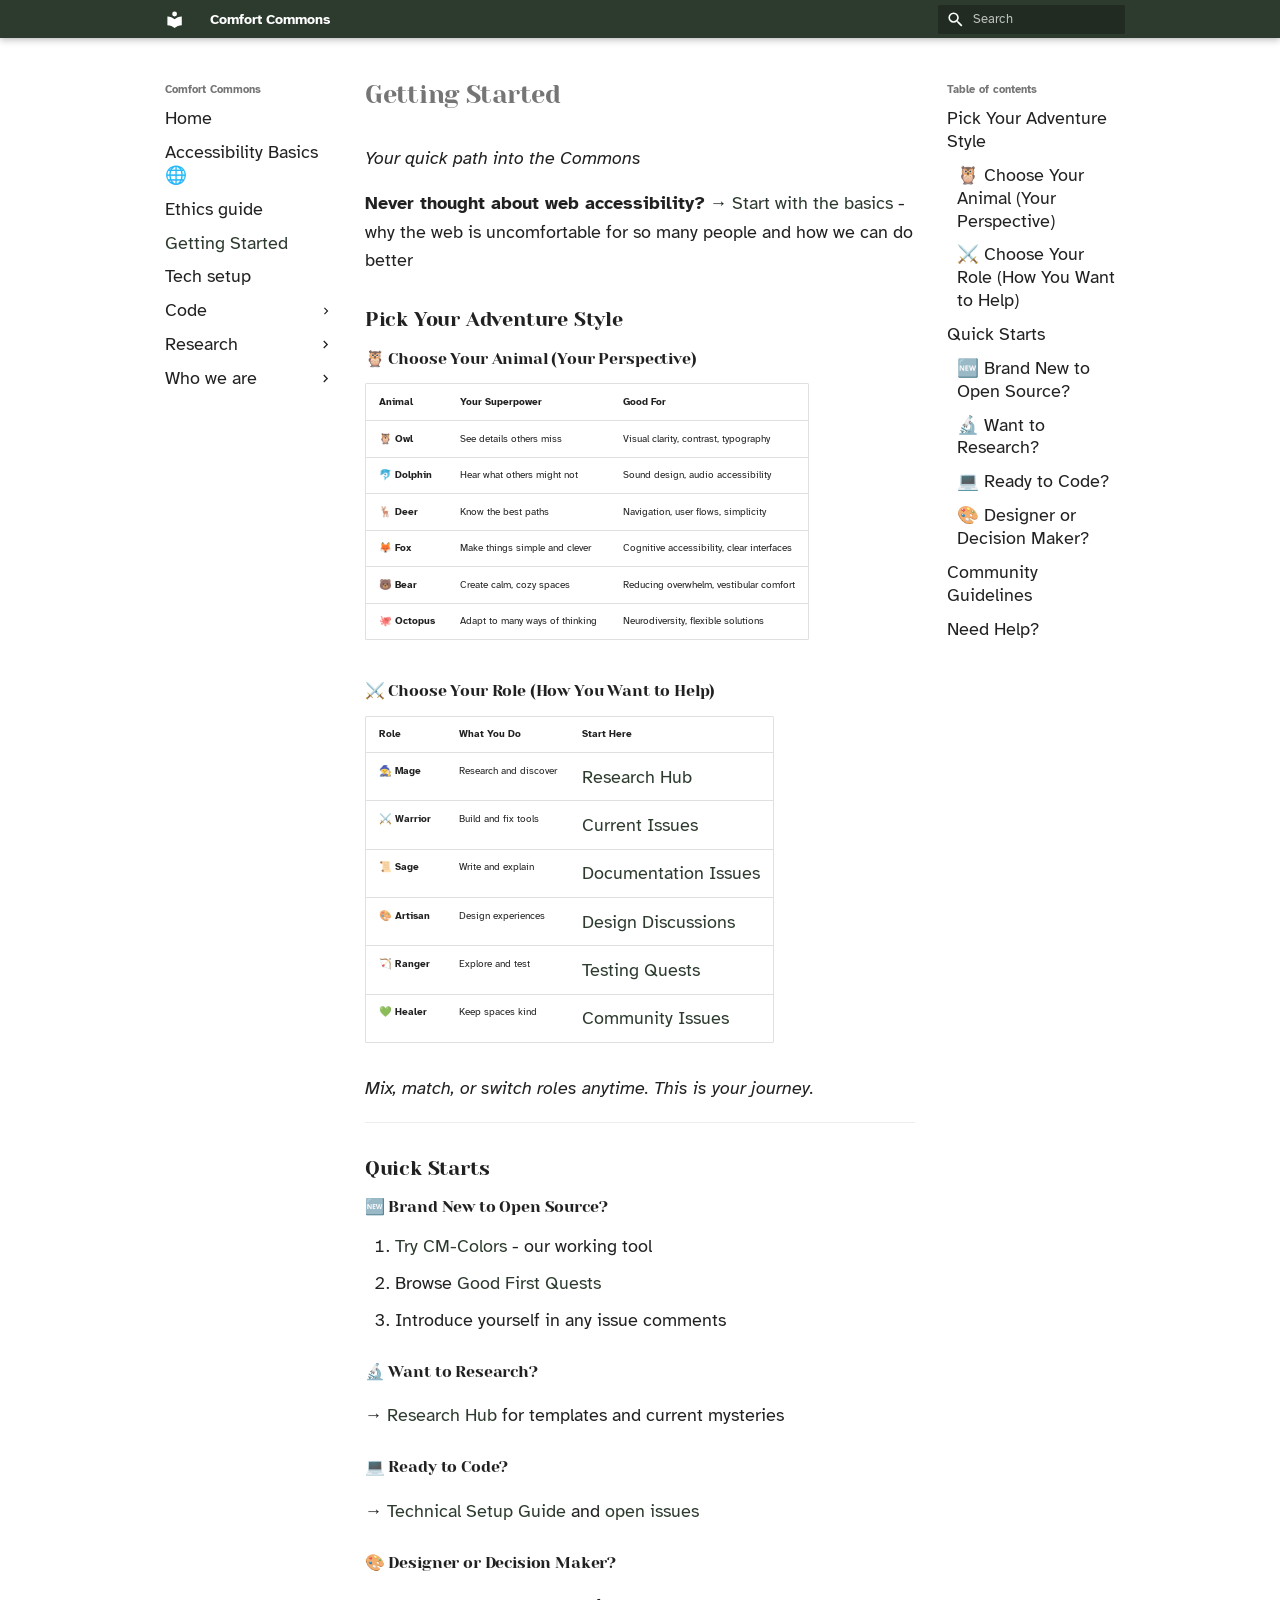
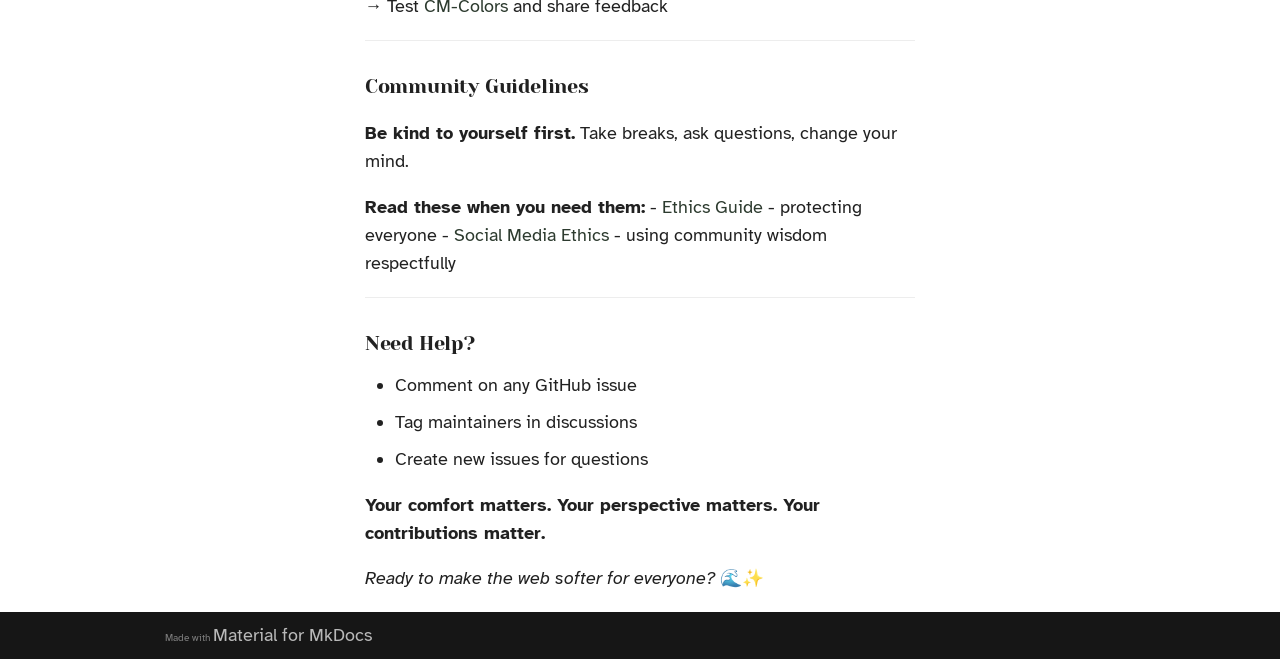
<file: getting-started/index.html>
<!doctype html>
<html lang="en" class="no-js">
  <head>
    
      <meta charset="utf-8">
      <meta name="viewport" content="width=device-width,initial-scale=1">
      
        <meta name="description" content="The Comfort Mode Toolkit Contributor Hub">
      
      
      
        <link rel="canonical" href="https://comfort-mode-toolkit.github.io/wiki/getting-started/">
      
      
        <link rel="prev" href="../ethics-guide/">
      
      
        <link rel="next" href="../tech-setup/">
      
      
      <link rel="icon" href="../assets/images/favicon.png">
      <meta name="generator" content="mkdocs-1.6.1, mkdocs-material-9.6.21">
    
    
      
        <title>Getting Started - Comfort Commons</title>
      
    
    
      <link rel="stylesheet" href="../assets/stylesheets/main.2a3383ac.min.css">
      
        
        <link rel="stylesheet" href="../assets/stylesheets/palette.06af60db.min.css">
      
      


    
    
      
    
    
      
        
        
        <link rel="preconnect" href="https://fonts.gstatic.com" crossorigin>
        <link rel="stylesheet" href="https://fonts.googleapis.com/css?family=Atkinson+Hyperlegible:300,300i,400,400i,700,700i%7CRoboto+Mono:400,400i,700,700i&display=fallback">
        <style>:root{--md-text-font:"Atkinson Hyperlegible";--md-code-font:"Roboto Mono"}</style>
      
    
    
      <link rel="stylesheet" href="../stylesheets/extra.css">
    
    <script>__md_scope=new URL("..",location),__md_hash=e=>[...e].reduce(((e,_)=>(e<<5)-e+_.charCodeAt(0)),0),__md_get=(e,_=localStorage,t=__md_scope)=>JSON.parse(_.getItem(t.pathname+"."+e)),__md_set=(e,_,t=localStorage,a=__md_scope)=>{try{t.setItem(a.pathname+"."+e,JSON.stringify(_))}catch(e){}}</script>
    
      
  


  
  

<script id="__analytics">function __md_analytics(){function e(){dataLayer.push(arguments)}window.dataLayer=window.dataLayer||[],e("js",new Date),e("config","G-C8JPXHVLCH"),document.addEventListener("DOMContentLoaded",(function(){document.forms.search&&document.forms.search.query.addEventListener("blur",(function(){this.value&&e("event","search",{search_term:this.value})}));document$.subscribe((function(){var t=document.forms.feedback;if(void 0!==t)for(var a of t.querySelectorAll("[type=submit]"))a.addEventListener("click",(function(a){a.preventDefault();var n=document.location.pathname,d=this.getAttribute("data-md-value");e("event","feedback",{page:n,data:d}),t.firstElementChild.disabled=!0;var r=t.querySelector(".md-feedback__note [data-md-value='"+d+"']");r&&(r.hidden=!1)})),t.hidden=!1})),location$.subscribe((function(t){e("config","G-C8JPXHVLCH",{page_path:t.pathname})}))}));var t=document.createElement("script");t.async=!0,t.src="https://www.googletagmanager.com/gtag/js?id=G-C8JPXHVLCH",document.getElementById("__analytics").insertAdjacentElement("afterEnd",t)}</script>
  
    <script>"undefined"!=typeof __md_analytics&&__md_analytics()</script>
  

    
    
    
  </head>
  
  
    
    
    
    
    
    <body dir="ltr" data-md-color-scheme="default" data-md-color-primary="custom" data-md-color-accent="indigo">
  
    
    <input class="md-toggle" data-md-toggle="drawer" type="checkbox" id="__drawer" autocomplete="off">
    <input class="md-toggle" data-md-toggle="search" type="checkbox" id="__search" autocomplete="off">
    <label class="md-overlay" for="__drawer"></label>
    <div data-md-component="skip">
      
        
        <a href="#getting-started" class="md-skip">
          Skip to content
        </a>
      
    </div>
    <div data-md-component="announce">
      
    </div>
    
    
      

  

<header class="md-header md-header--shadow" data-md-component="header">
  <nav class="md-header__inner md-grid" aria-label="Header">
    <a href=".." title="Comfort Commons" class="md-header__button md-logo" aria-label="Comfort Commons" data-md-component="logo">
      
  
  <svg xmlns="http://www.w3.org/2000/svg" viewBox="0 0 24 24"><path d="M12 8a3 3 0 0 0 3-3 3 3 0 0 0-3-3 3 3 0 0 0-3 3 3 3 0 0 0 3 3m0 3.54C9.64 9.35 6.5 8 3 8v11c3.5 0 6.64 1.35 9 3.54 2.36-2.19 5.5-3.54 9-3.54V8c-3.5 0-6.64 1.35-9 3.54"/></svg>

    </a>
    <label class="md-header__button md-icon" for="__drawer">
      
      <svg xmlns="http://www.w3.org/2000/svg" viewBox="0 0 24 24"><path d="M3 6h18v2H3zm0 5h18v2H3zm0 5h18v2H3z"/></svg>
    </label>
    <div class="md-header__title" data-md-component="header-title">
      <div class="md-header__ellipsis">
        <div class="md-header__topic">
          <span class="md-ellipsis">
            Comfort Commons
          </span>
        </div>
        <div class="md-header__topic" data-md-component="header-topic">
          <span class="md-ellipsis">
            
              Getting Started
            
          </span>
        </div>
      </div>
    </div>
    
      
    
    
    
    
      
      
        <label class="md-header__button md-icon" for="__search">
          
          <svg xmlns="http://www.w3.org/2000/svg" viewBox="0 0 24 24"><path d="M9.5 3A6.5 6.5 0 0 1 16 9.5c0 1.61-.59 3.09-1.56 4.23l.27.27h.79l5 5-1.5 1.5-5-5v-.79l-.27-.27A6.52 6.52 0 0 1 9.5 16 6.5 6.5 0 0 1 3 9.5 6.5 6.5 0 0 1 9.5 3m0 2C7 5 5 7 5 9.5S7 14 9.5 14 14 12 14 9.5 12 5 9.5 5"/></svg>
        </label>
        <div class="md-search" data-md-component="search" role="dialog">
  <label class="md-search__overlay" for="__search"></label>
  <div class="md-search__inner" role="search">
    <form class="md-search__form" name="search">
      <input type="text" class="md-search__input" name="query" aria-label="Search" placeholder="Search" autocapitalize="off" autocorrect="off" autocomplete="off" spellcheck="false" data-md-component="search-query" required>
      <label class="md-search__icon md-icon" for="__search">
        
        <svg xmlns="http://www.w3.org/2000/svg" viewBox="0 0 24 24"><path d="M9.5 3A6.5 6.5 0 0 1 16 9.5c0 1.61-.59 3.09-1.56 4.23l.27.27h.79l5 5-1.5 1.5-5-5v-.79l-.27-.27A6.52 6.52 0 0 1 9.5 16 6.5 6.5 0 0 1 3 9.5 6.5 6.5 0 0 1 9.5 3m0 2C7 5 5 7 5 9.5S7 14 9.5 14 14 12 14 9.5 12 5 9.5 5"/></svg>
        
        <svg xmlns="http://www.w3.org/2000/svg" viewBox="0 0 24 24"><path d="M20 11v2H8l5.5 5.5-1.42 1.42L4.16 12l7.92-7.92L13.5 5.5 8 11z"/></svg>
      </label>
      <nav class="md-search__options" aria-label="Search">
        
        <button type="reset" class="md-search__icon md-icon" title="Clear" aria-label="Clear" tabindex="-1">
          
          <svg xmlns="http://www.w3.org/2000/svg" viewBox="0 0 24 24"><path d="M19 6.41 17.59 5 12 10.59 6.41 5 5 6.41 10.59 12 5 17.59 6.41 19 12 13.41 17.59 19 19 17.59 13.41 12z"/></svg>
        </button>
      </nav>
      
    </form>
    <div class="md-search__output">
      <div class="md-search__scrollwrap" tabindex="0" data-md-scrollfix>
        <div class="md-search-result" data-md-component="search-result">
          <div class="md-search-result__meta">
            Initializing search
          </div>
          <ol class="md-search-result__list" role="presentation"></ol>
        </div>
      </div>
    </div>
  </div>
</div>
      
    
    
  </nav>
  
</header>
    
    <div class="md-container" data-md-component="container">
      
      
        
          
        
      
      <main class="md-main" data-md-component="main">
        <div class="md-main__inner md-grid">
          
            
              
              <div class="md-sidebar md-sidebar--primary" data-md-component="sidebar" data-md-type="navigation" >
                <div class="md-sidebar__scrollwrap">
                  <div class="md-sidebar__inner">
                    



<nav class="md-nav md-nav--primary" aria-label="Navigation" data-md-level="0">
  <label class="md-nav__title" for="__drawer">
    <a href=".." title="Comfort Commons" class="md-nav__button md-logo" aria-label="Comfort Commons" data-md-component="logo">
      
  
  <svg xmlns="http://www.w3.org/2000/svg" viewBox="0 0 24 24"><path d="M12 8a3 3 0 0 0 3-3 3 3 0 0 0-3-3 3 3 0 0 0-3 3 3 3 0 0 0 3 3m0 3.54C9.64 9.35 6.5 8 3 8v11c3.5 0 6.64 1.35 9 3.54 2.36-2.19 5.5-3.54 9-3.54V8c-3.5 0-6.64 1.35-9 3.54"/></svg>

    </a>
    Comfort Commons
  </label>
  
  <ul class="md-nav__list" data-md-scrollfix>
    
      
      
  
  
  
  
    <li class="md-nav__item">
      <a href=".." class="md-nav__link">
        
  
  
  <span class="md-ellipsis">
    Home
    
  </span>
  

      </a>
    </li>
  

    
      
      
  
  
  
  
    <li class="md-nav__item">
      <a href="../accessibility-basics/" class="md-nav__link">
        
  
  
  <span class="md-ellipsis">
    Accessibility Basics 🌐
    
  </span>
  

      </a>
    </li>
  

    
      
      
  
  
  
  
    <li class="md-nav__item">
      <a href="../ethics-guide/" class="md-nav__link">
        
  
  
  <span class="md-ellipsis">
    Ethics guide
    
  </span>
  

      </a>
    </li>
  

    
      
      
  
  
    
  
  
  
    <li class="md-nav__item md-nav__item--active">
      
      <input class="md-nav__toggle md-toggle" type="checkbox" id="__toc">
      
      
        
      
      
        <label class="md-nav__link md-nav__link--active" for="__toc">
          
  
  
  <span class="md-ellipsis">
    Getting Started
    
  </span>
  

          <span class="md-nav__icon md-icon"></span>
        </label>
      
      <a href="./" class="md-nav__link md-nav__link--active">
        
  
  
  <span class="md-ellipsis">
    Getting Started
    
  </span>
  

      </a>
      
        

<nav class="md-nav md-nav--secondary" aria-label="Table of contents">
  
  
  
    
  
  
    <label class="md-nav__title" for="__toc">
      <span class="md-nav__icon md-icon"></span>
      Table of contents
    </label>
    <ul class="md-nav__list" data-md-component="toc" data-md-scrollfix>
      
        <li class="md-nav__item">
  <a href="#pick-your-adventure-style" class="md-nav__link">
    <span class="md-ellipsis">
      Pick Your Adventure Style
    </span>
  </a>
  
    <nav class="md-nav" aria-label="Pick Your Adventure Style">
      <ul class="md-nav__list">
        
          <li class="md-nav__item">
  <a href="#choose-your-animal-your-perspective" class="md-nav__link">
    <span class="md-ellipsis">
      🦉 Choose Your Animal (Your Perspective)
    </span>
  </a>
  
</li>
        
          <li class="md-nav__item">
  <a href="#choose-your-role-how-you-want-to-help" class="md-nav__link">
    <span class="md-ellipsis">
      ⚔️ Choose Your Role (How You Want to Help)
    </span>
  </a>
  
</li>
        
      </ul>
    </nav>
  
</li>
      
        <li class="md-nav__item">
  <a href="#quick-starts" class="md-nav__link">
    <span class="md-ellipsis">
      Quick Starts
    </span>
  </a>
  
    <nav class="md-nav" aria-label="Quick Starts">
      <ul class="md-nav__list">
        
          <li class="md-nav__item">
  <a href="#brand-new-to-open-source" class="md-nav__link">
    <span class="md-ellipsis">
      🆕 Brand New to Open Source?
    </span>
  </a>
  
</li>
        
          <li class="md-nav__item">
  <a href="#want-to-research" class="md-nav__link">
    <span class="md-ellipsis">
      🔬 Want to Research?
    </span>
  </a>
  
</li>
        
          <li class="md-nav__item">
  <a href="#ready-to-code" class="md-nav__link">
    <span class="md-ellipsis">
      💻 Ready to Code?
    </span>
  </a>
  
</li>
        
          <li class="md-nav__item">
  <a href="#designer-or-decision-maker" class="md-nav__link">
    <span class="md-ellipsis">
      🎨 Designer or Decision Maker?
    </span>
  </a>
  
</li>
        
      </ul>
    </nav>
  
</li>
      
        <li class="md-nav__item">
  <a href="#community-guidelines" class="md-nav__link">
    <span class="md-ellipsis">
      Community Guidelines
    </span>
  </a>
  
</li>
      
        <li class="md-nav__item">
  <a href="#need-help" class="md-nav__link">
    <span class="md-ellipsis">
      Need Help?
    </span>
  </a>
  
</li>
      
    </ul>
  
</nav>
      
    </li>
  

    
      
      
  
  
  
  
    <li class="md-nav__item">
      <a href="../tech-setup/" class="md-nav__link">
        
  
  
  <span class="md-ellipsis">
    Tech setup
    
  </span>
  

      </a>
    </li>
  

    
      
      
  
  
  
  
    
    
    
    
    
    <li class="md-nav__item md-nav__item--nested">
      
        
        
        <input class="md-nav__toggle md-toggle " type="checkbox" id="__nav_6" >
        
          
          <label class="md-nav__link" for="__nav_6" id="__nav_6_label" tabindex="0">
            
  
  
  <span class="md-ellipsis">
    Code
    
  </span>
  

            <span class="md-nav__icon md-icon"></span>
          </label>
        
        <nav class="md-nav" data-md-level="1" aria-labelledby="__nav_6_label" aria-expanded="false">
          <label class="md-nav__title" for="__nav_6">
            <span class="md-nav__icon md-icon"></span>
            Code
          </label>
          <ul class="md-nav__list" data-md-scrollfix>
            
              
                
  
  
  
  
    <li class="md-nav__item">
      <a href="../code/code-how-to/" class="md-nav__link">
        
  
  
  <span class="md-ellipsis">
    How to code
    
  </span>
  

      </a>
    </li>
  

              
            
          </ul>
        </nav>
      
    </li>
  

    
      
      
  
  
  
  
    
    
    
    
    
    <li class="md-nav__item md-nav__item--nested">
      
        
        
        <input class="md-nav__toggle md-toggle " type="checkbox" id="__nav_7" >
        
          
          <label class="md-nav__link" for="__nav_7" id="__nav_7_label" tabindex="0">
            
  
  
  <span class="md-ellipsis">
    Research
    
  </span>
  

            <span class="md-nav__icon md-icon"></span>
          </label>
        
        <nav class="md-nav" data-md-level="1" aria-labelledby="__nav_7_label" aria-expanded="false">
          <label class="md-nav__title" for="__nav_7">
            <span class="md-nav__icon md-icon"></span>
            Research
          </label>
          <ul class="md-nav__list" data-md-scrollfix>
            
              
                
  
  
  
  
    <li class="md-nav__item">
      <a href="../research/how-to-research/" class="md-nav__link">
        
  
  
  <span class="md-ellipsis">
    Research How-To 🔍
    
  </span>
  

      </a>
    </li>
  

              
            
              
                
  
  
  
  
    <li class="md-nav__item">
      <a href="../research/intro/" class="md-nav__link">
        
  
  
  <span class="md-ellipsis">
    Research Hub 🔬
    
  </span>
  

      </a>
    </li>
  

              
            
              
                
  
  
  
  
    <li class="md-nav__item">
      <a href="../research/research-ethics/" class="md-nav__link">
        
  
  
  <span class="md-ellipsis">
    Ethics Guide 🛡️
    
  </span>
  

      </a>
    </li>
  

              
            
              
                
  
  
  
  
    <li class="md-nav__item">
      <a href="../research/social-media-ethics/" class="md-nav__link">
        
  
  
  <span class="md-ellipsis">
    Social Media Ethics Guide 🌐
    
  </span>
  

      </a>
    </li>
  

              
            
          </ul>
        </nav>
      
    </li>
  

    
      
      
  
  
  
  
    
    
    
    
    
    <li class="md-nav__item md-nav__item--nested">
      
        
        
        <input class="md-nav__toggle md-toggle " type="checkbox" id="__nav_8" >
        
          
          <label class="md-nav__link" for="__nav_8" id="__nav_8_label" tabindex="0">
            
  
  
  <span class="md-ellipsis">
    Who we are
    
  </span>
  

            <span class="md-nav__icon md-icon"></span>
          </label>
        
        <nav class="md-nav" data-md-level="1" aria-labelledby="__nav_8_label" aria-expanded="false">
          <label class="md-nav__title" for="__nav_8">
            <span class="md-nav__icon md-icon"></span>
            Who we are
          </label>
          <ul class="md-nav__list" data-md-scrollfix>
            
              
                
  
  
  
  
    <li class="md-nav__item">
      <a href="../who%20we%20are/our%20culture/" class="md-nav__link">
        
  
  
  <span class="md-ellipsis">
    Comfort Commons Culture
    
  </span>
  

      </a>
    </li>
  

              
            
              
                
  
  
  
  
    <li class="md-nav__item">
      <a href="../who%20we%20are/our%20values/" class="md-nav__link">
        
  
  
  <span class="md-ellipsis">
    Our values
    
  </span>
  

      </a>
    </li>
  

              
            
              
                
  
  
  
  
    <li class="md-nav__item">
      <a href="../who%20we%20are/the%20team/" class="md-nav__link">
        
  
  
  <span class="md-ellipsis">
    The team
    
  </span>
  

      </a>
    </li>
  

              
            
          </ul>
        </nav>
      
    </li>
  

    
  </ul>
</nav>
                  </div>
                </div>
              </div>
            
            
              
              <div class="md-sidebar md-sidebar--secondary" data-md-component="sidebar" data-md-type="toc" >
                <div class="md-sidebar__scrollwrap">
                  <div class="md-sidebar__inner">
                    

<nav class="md-nav md-nav--secondary" aria-label="Table of contents">
  
  
  
    
  
  
    <label class="md-nav__title" for="__toc">
      <span class="md-nav__icon md-icon"></span>
      Table of contents
    </label>
    <ul class="md-nav__list" data-md-component="toc" data-md-scrollfix>
      
        <li class="md-nav__item">
  <a href="#pick-your-adventure-style" class="md-nav__link">
    <span class="md-ellipsis">
      Pick Your Adventure Style
    </span>
  </a>
  
    <nav class="md-nav" aria-label="Pick Your Adventure Style">
      <ul class="md-nav__list">
        
          <li class="md-nav__item">
  <a href="#choose-your-animal-your-perspective" class="md-nav__link">
    <span class="md-ellipsis">
      🦉 Choose Your Animal (Your Perspective)
    </span>
  </a>
  
</li>
        
          <li class="md-nav__item">
  <a href="#choose-your-role-how-you-want-to-help" class="md-nav__link">
    <span class="md-ellipsis">
      ⚔️ Choose Your Role (How You Want to Help)
    </span>
  </a>
  
</li>
        
      </ul>
    </nav>
  
</li>
      
        <li class="md-nav__item">
  <a href="#quick-starts" class="md-nav__link">
    <span class="md-ellipsis">
      Quick Starts
    </span>
  </a>
  
    <nav class="md-nav" aria-label="Quick Starts">
      <ul class="md-nav__list">
        
          <li class="md-nav__item">
  <a href="#brand-new-to-open-source" class="md-nav__link">
    <span class="md-ellipsis">
      🆕 Brand New to Open Source?
    </span>
  </a>
  
</li>
        
          <li class="md-nav__item">
  <a href="#want-to-research" class="md-nav__link">
    <span class="md-ellipsis">
      🔬 Want to Research?
    </span>
  </a>
  
</li>
        
          <li class="md-nav__item">
  <a href="#ready-to-code" class="md-nav__link">
    <span class="md-ellipsis">
      💻 Ready to Code?
    </span>
  </a>
  
</li>
        
          <li class="md-nav__item">
  <a href="#designer-or-decision-maker" class="md-nav__link">
    <span class="md-ellipsis">
      🎨 Designer or Decision Maker?
    </span>
  </a>
  
</li>
        
      </ul>
    </nav>
  
</li>
      
        <li class="md-nav__item">
  <a href="#community-guidelines" class="md-nav__link">
    <span class="md-ellipsis">
      Community Guidelines
    </span>
  </a>
  
</li>
      
        <li class="md-nav__item">
  <a href="#need-help" class="md-nav__link">
    <span class="md-ellipsis">
      Need Help?
    </span>
  </a>
  
</li>
      
    </ul>
  
</nav>
                  </div>
                </div>
              </div>
            
          
          
            <div class="md-content" data-md-component="content">
              <article class="md-content__inner md-typeset">
                
                  



<h1 id="getting-started">Getting Started</h1>
<p><em>Your quick path into the Commons</em></p>
<p><strong>Never thought about web accessibility?</strong> → <a href="../accessibility-basics/">Start with the basics</a> - why the web is uncomfortable for so many people and how we can do better</p>
<h2 id="pick-your-adventure-style">Pick Your Adventure Style</h2>
<h3 id="choose-your-animal-your-perspective">🦉 Choose Your Animal (Your Perspective)</h3>
<table>
<thead>
<tr>
<th>Animal</th>
<th>Your Superpower</th>
<th>Good For</th>
</tr>
</thead>
<tbody>
<tr>
<td>🦉 <strong>Owl</strong></td>
<td>See details others miss</td>
<td>Visual clarity, contrast, typography</td>
</tr>
<tr>
<td>🐬 <strong>Dolphin</strong></td>
<td>Hear what others might not</td>
<td>Sound design, audio accessibility</td>
</tr>
<tr>
<td>🦌 <strong>Deer</strong></td>
<td>Know the best paths</td>
<td>Navigation, user flows, simplicity</td>
</tr>
<tr>
<td>🦊 <strong>Fox</strong></td>
<td>Make things simple and clever</td>
<td>Cognitive accessibility, clear interfaces</td>
</tr>
<tr>
<td>🐻 <strong>Bear</strong></td>
<td>Create calm, cozy spaces</td>
<td>Reducing overwhelm, vestibular comfort</td>
</tr>
<tr>
<td>🐙 <strong>Octopus</strong></td>
<td>Adapt to many ways of thinking</td>
<td>Neurodiversity, flexible solutions</td>
</tr>
</tbody>
</table>
<h3 id="choose-your-role-how-you-want-to-help">⚔️ Choose Your Role (How You Want to Help)</h3>
<table>
<thead>
<tr>
<th>Role</th>
<th>What You Do</th>
<th>Start Here</th>
</tr>
</thead>
<tbody>
<tr>
<td>🧙 <strong>Mage</strong></td>
<td>Research and discover</td>
<td><a href="../research/intro/">Research Hub</a></td>
</tr>
<tr>
<td>⚔️ <strong>Warrior</strong></td>
<td>Build and fix tools</td>
<td><a href="https://github.com/comfort-mode-toolkit">Current Issues</a></td>
</tr>
<tr>
<td>📜 <strong>Sage</strong></td>
<td>Write and explain</td>
<td><a href="https://github.com/comfort-mode-toolkit/cm-hub/labels/documentation">Documentation Issues</a></td>
</tr>
<tr>
<td>🎨 <strong>Artisan</strong></td>
<td>Design experiences</td>
<td><a href="https://github.com/comfort-mode-toolkit/cm-hub/labels/design">Design Discussions</a></td>
</tr>
<tr>
<td>🏹 <strong>Ranger</strong></td>
<td>Explore and test</td>
<td><a href="https://github.com/comfort-mode-toolkit/cm-hub/labels/testing">Testing Quests</a></td>
</tr>
<tr>
<td>💚 <strong>Healer</strong></td>
<td>Keep spaces kind</td>
<td><a href="https://github.com/comfort-mode-toolkit/cm-hub/labels/community">Community Issues</a></td>
</tr>
</tbody>
</table>
<p><em>Mix, match, or switch roles anytime. This is your journey.</em></p>
<hr />
<h2 id="quick-starts">Quick Starts</h2>
<h3 id="brand-new-to-open-source">🆕 Brand New to Open Source?</h3>
<ol>
<li><a href="https://github.com/comfort-mode-toolkit/cm-colors">Try CM-Colors</a> - our working tool</li>
<li>Browse <a href="https://github.com/comfort-mode-toolkit/cm-hub/labels/good-first-issue">Good First Quests</a></li>
<li>Introduce yourself in any issue comments</li>
</ol>
<h3 id="want-to-research">🔬 Want to Research?</h3>
<p>→ <a href="../research/intro/">Research Hub</a> for templates and current mysteries</p>
<h3 id="ready-to-code">💻 Ready to Code?</h3>
<p>→ <a href="../tech-setup/">Technical Setup Guide</a> and <a href="https://github.com/comfort-mode-toolkit">open issues</a></p>
<h3 id="designer-or-decision-maker">🎨 Designer or Decision Maker?</h3>
<p>→ Test <a href="https://github.com/comfort-mode-toolkit/cm-colors">CM-Colors</a> and share feedback</p>
<hr />
<h2 id="community-guidelines">Community Guidelines</h2>
<p><strong>Be kind to yourself first.</strong> Take breaks, ask questions, change your mind.</p>
<p><strong>Read these when you need them:</strong>
- <a href="../research/research-ethics/">Ethics Guide</a> - protecting everyone
- <a href="../research/social-media-ethics/">Social Media Ethics</a> - using community wisdom respectfully</p>
<hr />
<h2 id="need-help">Need Help?</h2>
<ul>
<li>Comment on any GitHub issue</li>
<li>Tag maintainers in discussions</li>
<li>Create new issues for questions</li>
</ul>
<p><strong>Your comfort matters. Your perspective matters. Your contributions matter.</strong></p>
<p><em>Ready to make the web softer for everyone?</em> 🌊✨</p>









  




                
              </article>
            </div>
          
          
<script>var target=document.getElementById(location.hash.slice(1));target&&target.name&&(target.checked=target.name.startsWith("__tabbed_"))</script>
        </div>
        
      </main>
      
        <footer class="md-footer">
  
  <div class="md-footer-meta md-typeset">
    <div class="md-footer-meta__inner md-grid">
      <div class="md-copyright">
  
  
    Made with
    <a href="https://squidfunk.github.io/mkdocs-material/" target="_blank" rel="noopener">
      Material for MkDocs
    </a>
  
</div>
      
    </div>
  </div>
</footer>
      
    </div>
    <div class="md-dialog" data-md-component="dialog">
      <div class="md-dialog__inner md-typeset"></div>
    </div>
    
    
    
      
      <script id="__config" type="application/json">{"base": "..", "features": ["content.action.edit"], "search": "../assets/javascripts/workers/search.973d3a69.min.js", "tags": null, "translations": {"clipboard.copied": "Copied to clipboard", "clipboard.copy": "Copy to clipboard", "search.result.more.one": "1 more on this page", "search.result.more.other": "# more on this page", "search.result.none": "No matching documents", "search.result.one": "1 matching document", "search.result.other": "# matching documents", "search.result.placeholder": "Type to start searching", "search.result.term.missing": "Missing", "select.version": "Select version"}, "version": null}</script>
    
    
      <script src="../assets/javascripts/bundle.f55a23d4.min.js"></script>
      
    
  </body>
</html>
</file>
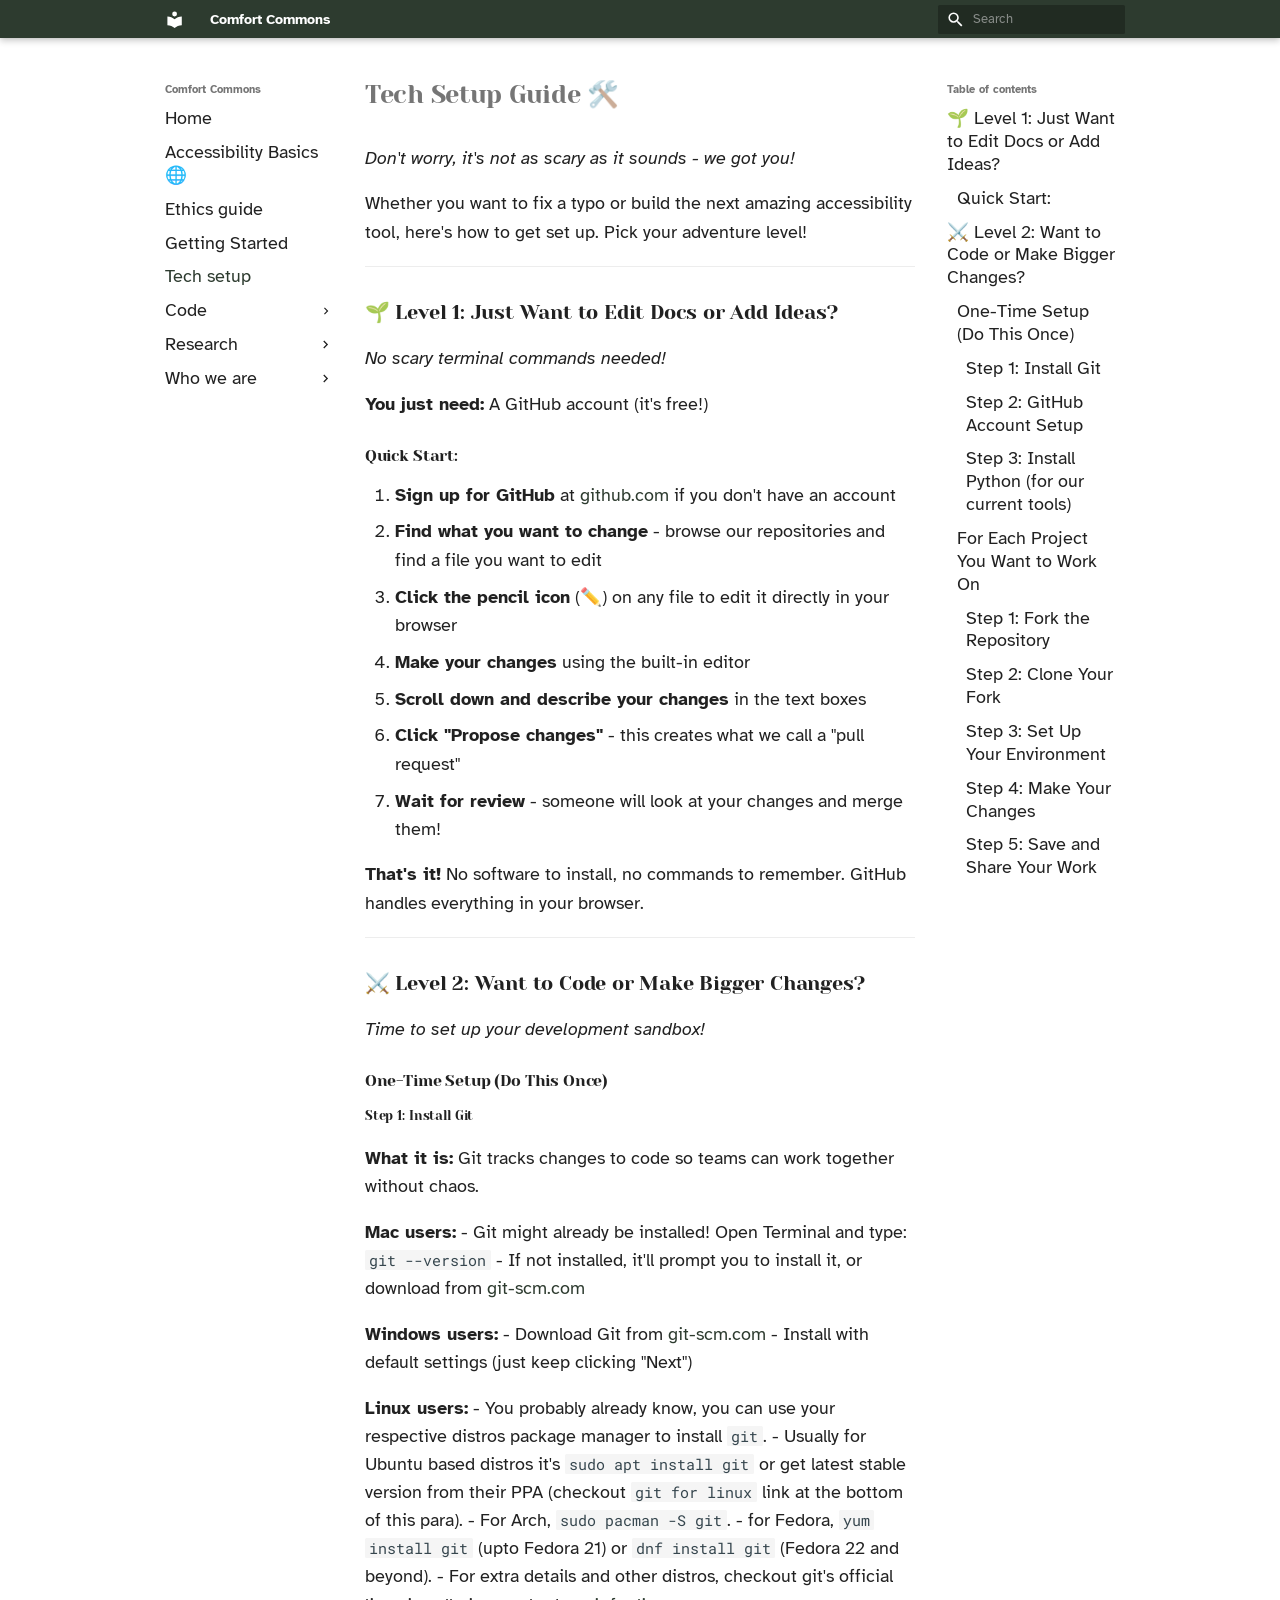
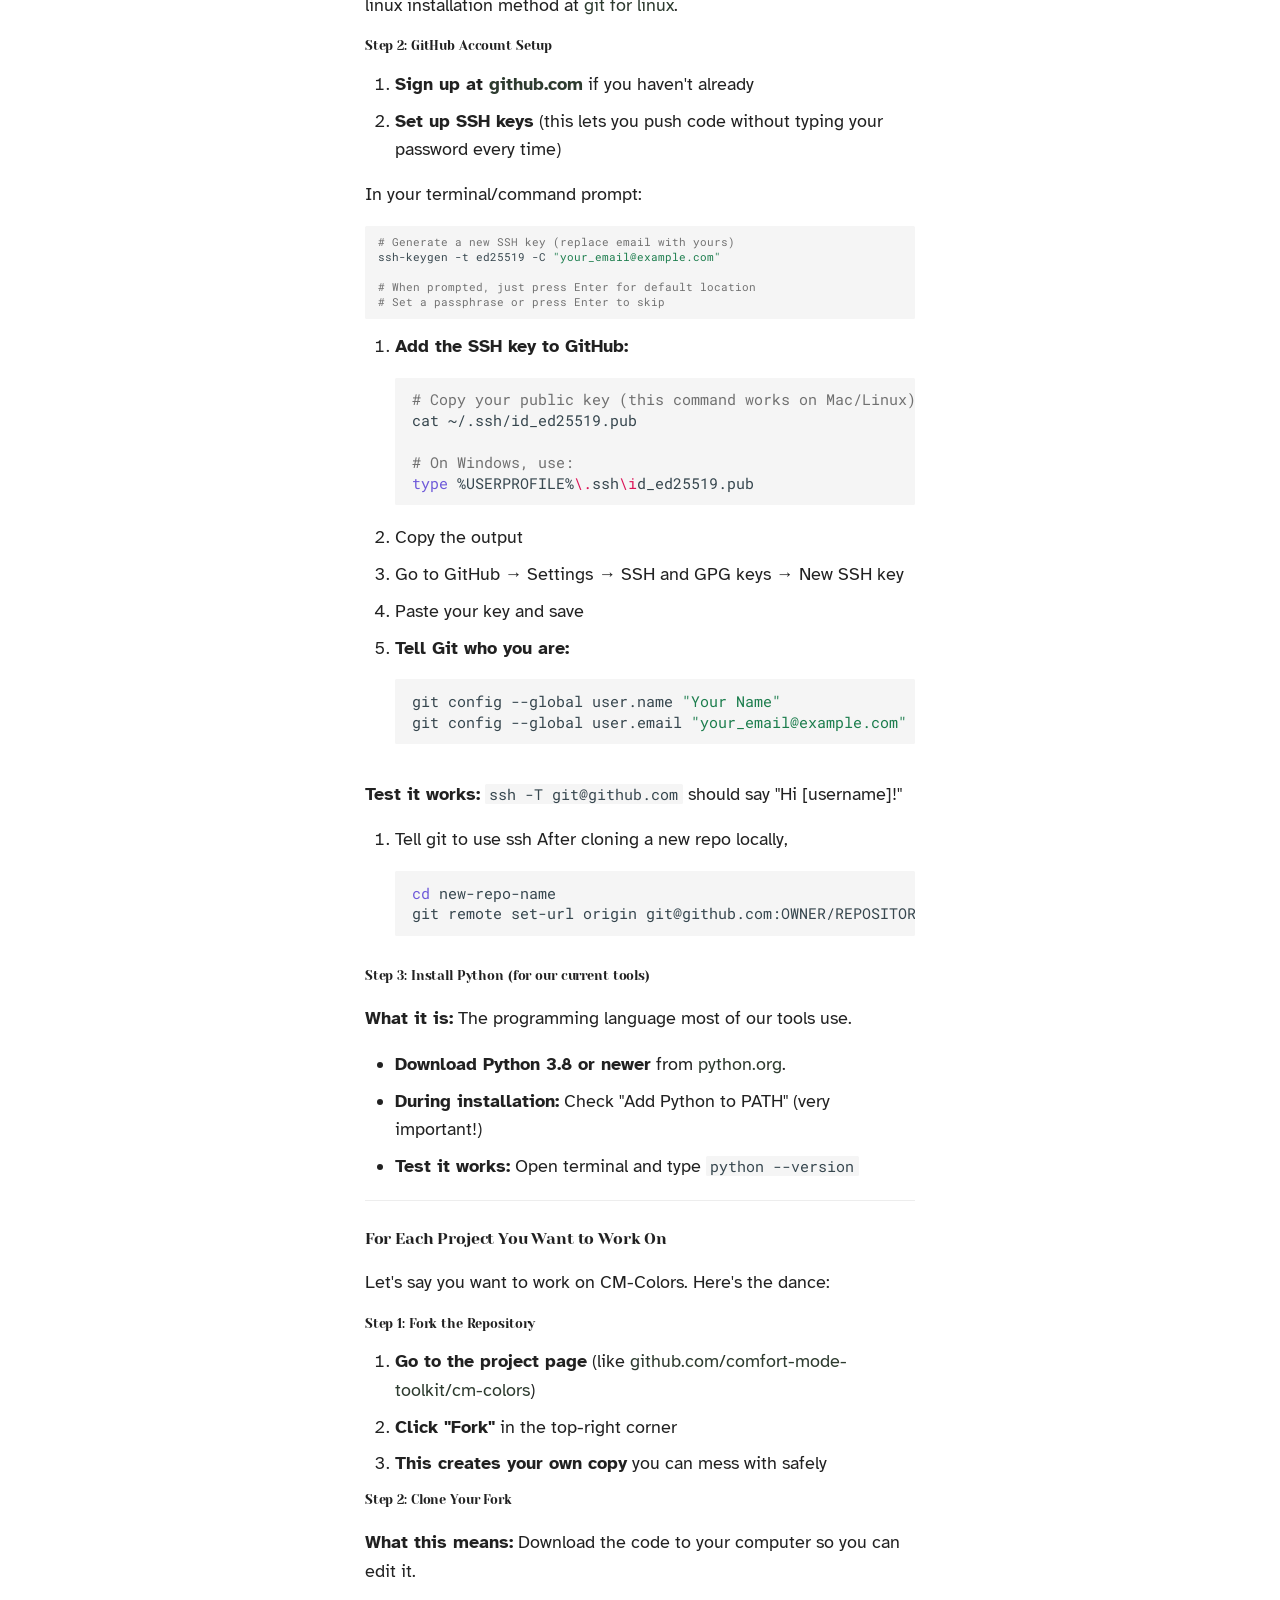
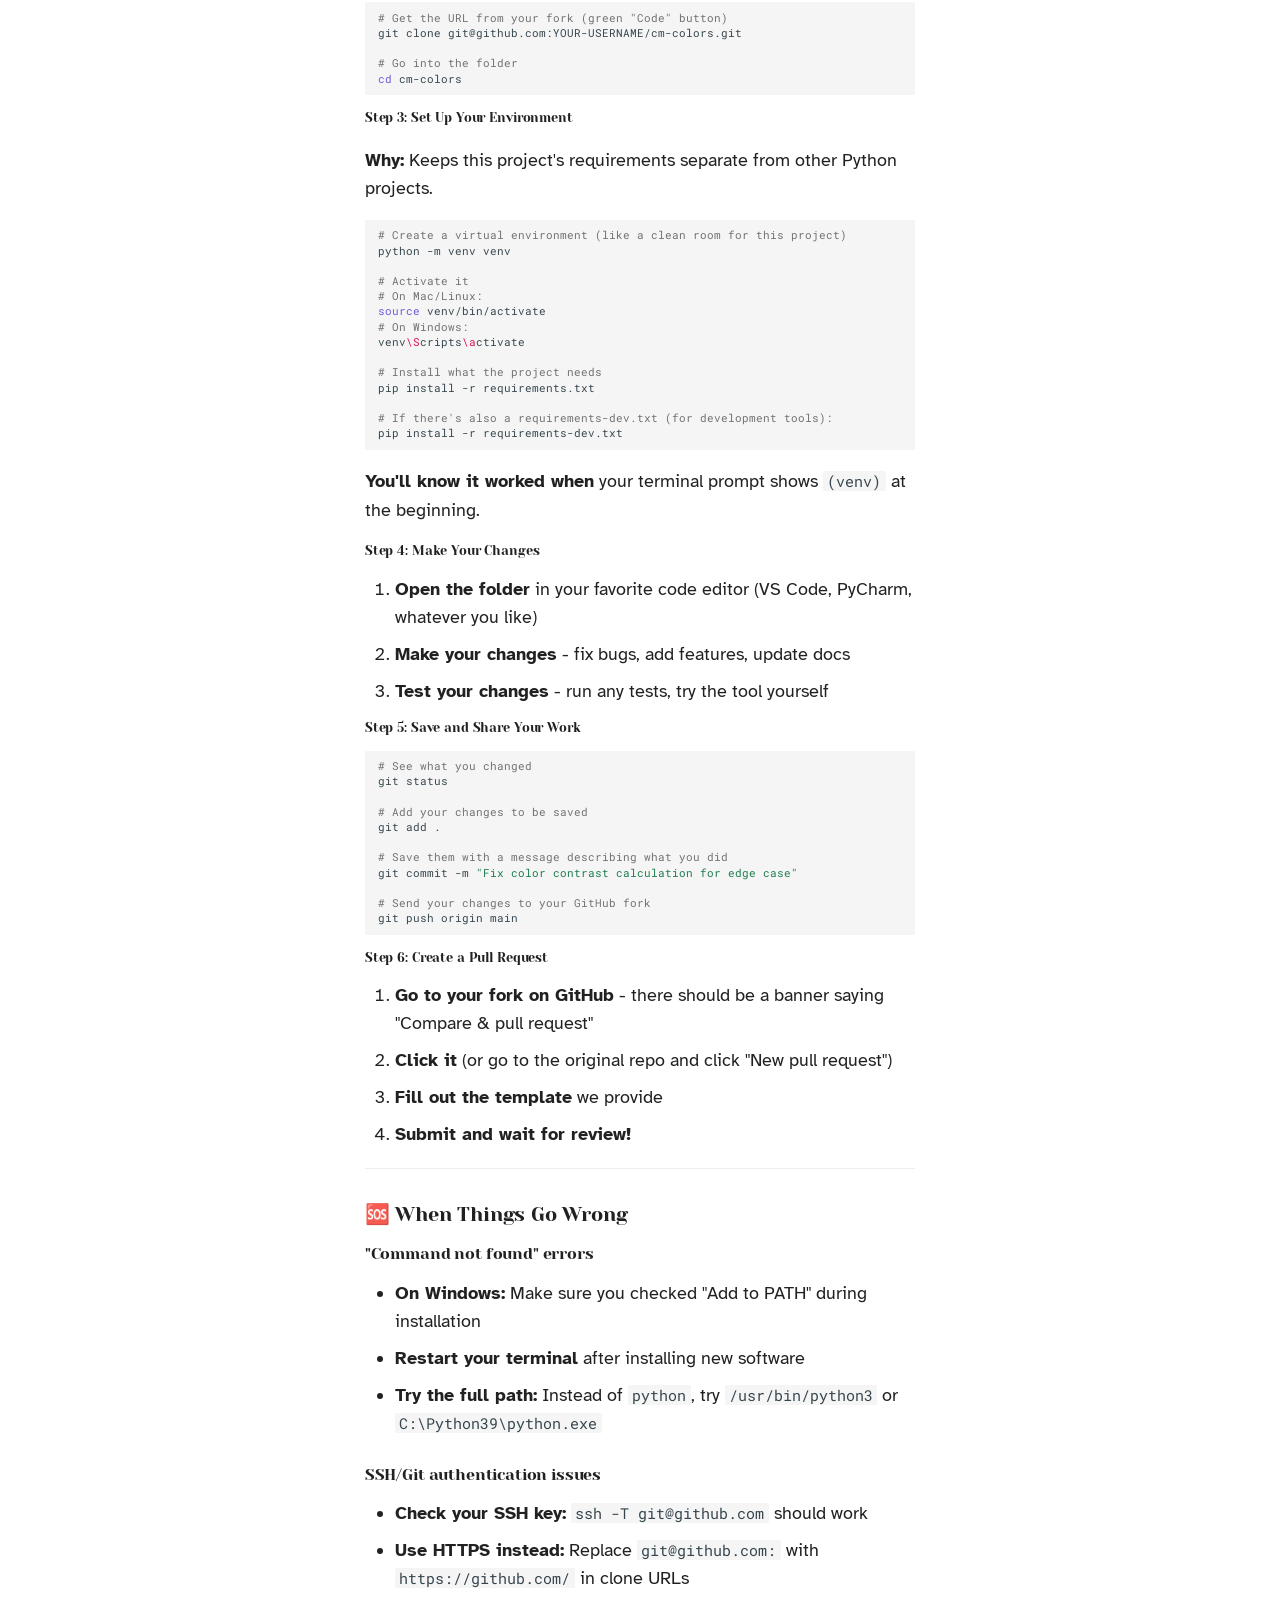
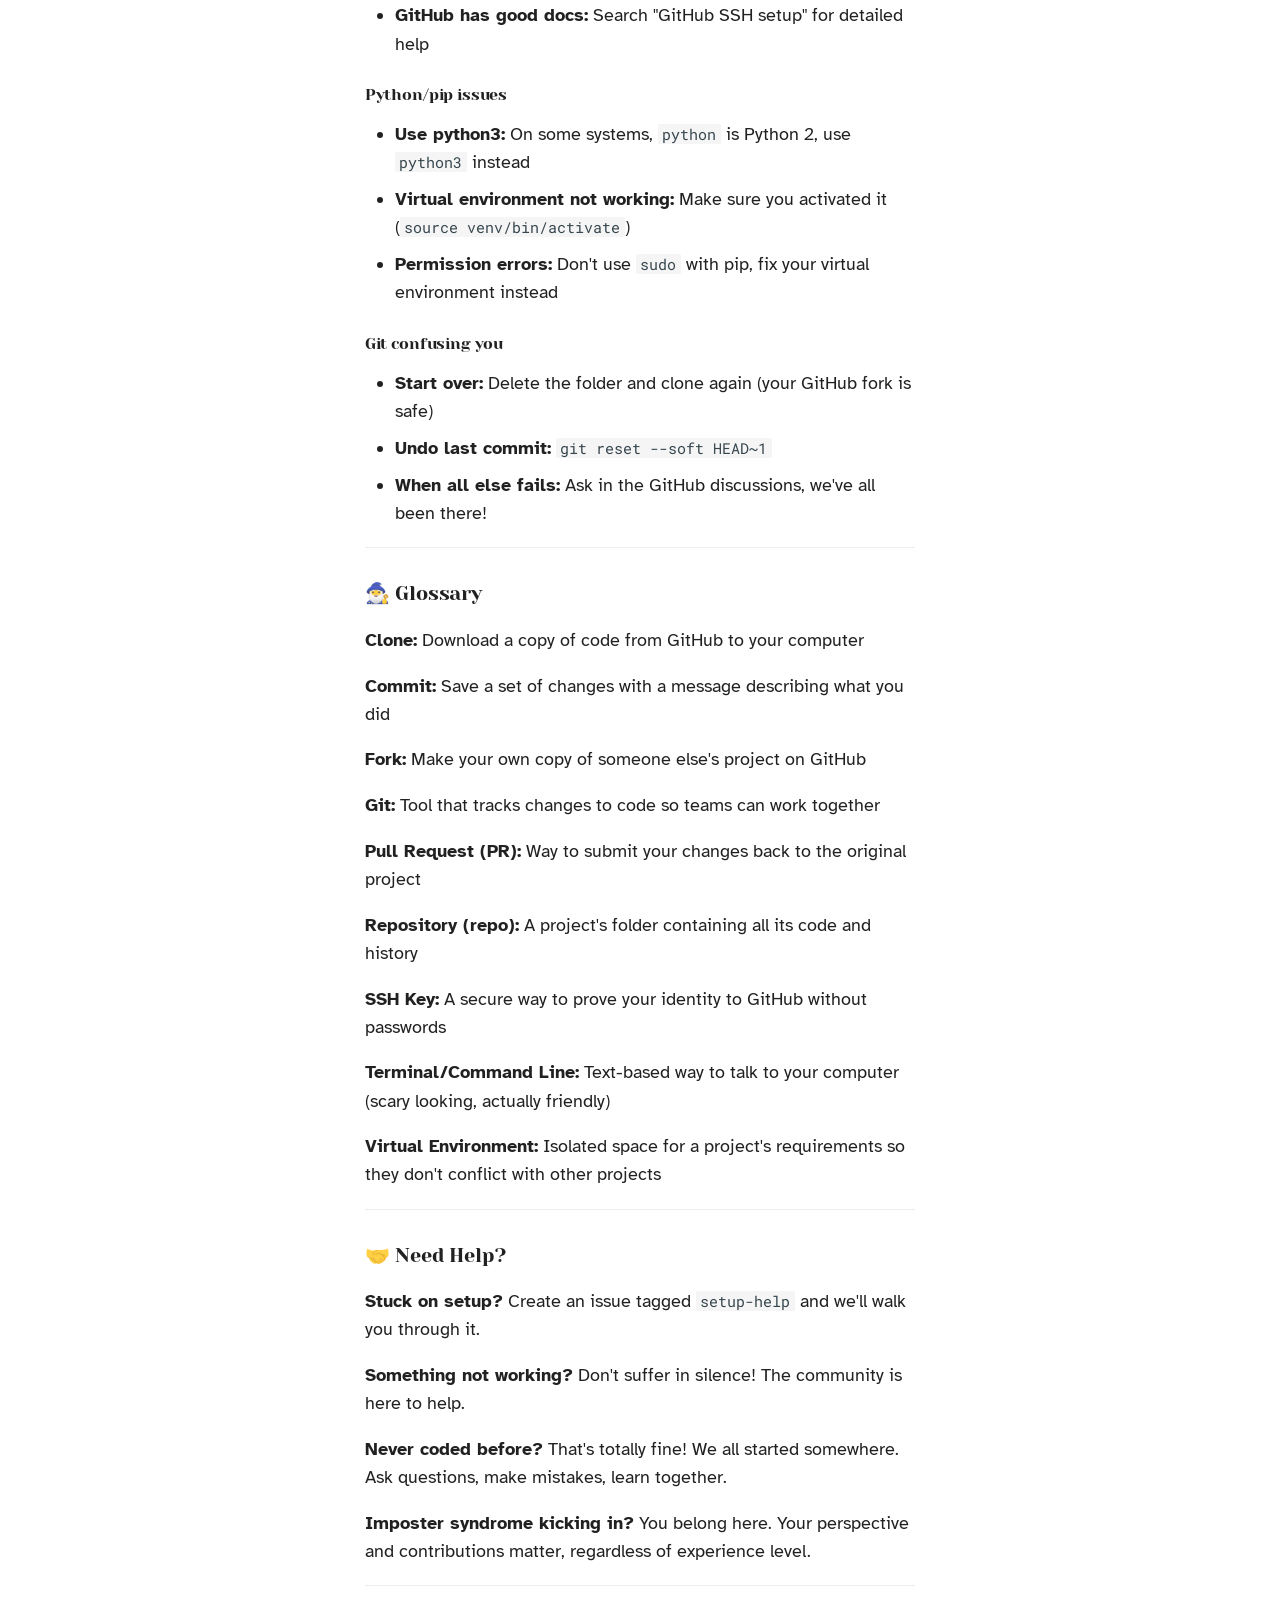
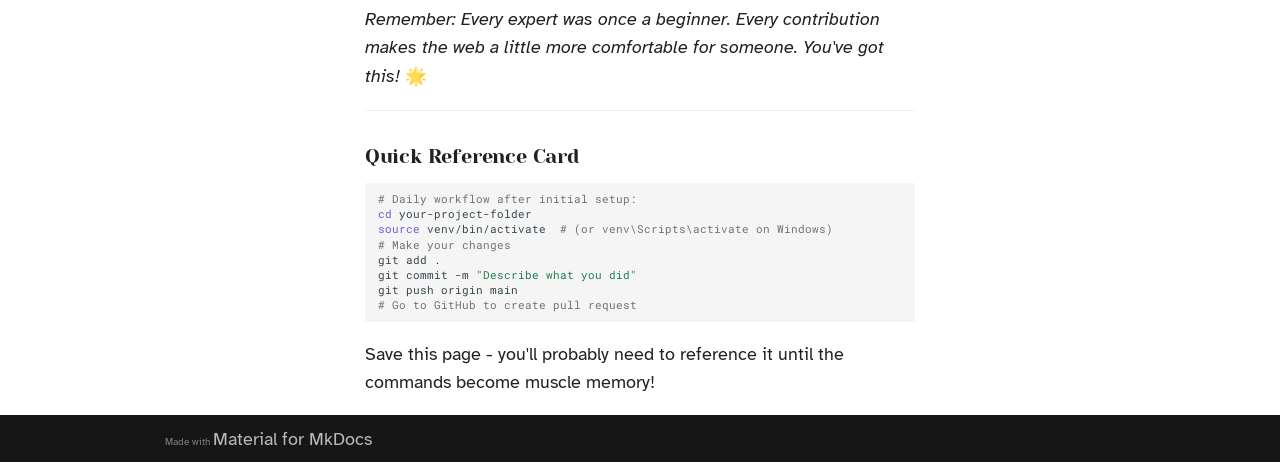
<file: tech-setup/index.html>
<!doctype html>
<html lang="en" class="no-js">
  <head>
    
      <meta charset="utf-8">
      <meta name="viewport" content="width=device-width,initial-scale=1">
      
        <meta name="description" content="The Comfort Mode Toolkit Contributor Hub">
      
      
      
        <link rel="canonical" href="https://comfort-mode-toolkit.github.io/wiki/tech-setup/">
      
      
        <link rel="prev" href="../getting-started/">
      
      
        <link rel="next" href="../code/code-how-to/">
      
      
      <link rel="icon" href="../assets/images/favicon.png">
      <meta name="generator" content="mkdocs-1.6.1, mkdocs-material-9.6.21">
    
    
      
        <title>Tech setup - Comfort Commons</title>
      
    
    
      <link rel="stylesheet" href="../assets/stylesheets/main.2a3383ac.min.css">
      
        
        <link rel="stylesheet" href="../assets/stylesheets/palette.06af60db.min.css">
      
      


    
    
      
    
    
      
        
        
        <link rel="preconnect" href="https://fonts.gstatic.com" crossorigin>
        <link rel="stylesheet" href="https://fonts.googleapis.com/css?family=Atkinson+Hyperlegible:300,300i,400,400i,700,700i%7CRoboto+Mono:400,400i,700,700i&display=fallback">
        <style>:root{--md-text-font:"Atkinson Hyperlegible";--md-code-font:"Roboto Mono"}</style>
      
    
    
      <link rel="stylesheet" href="../stylesheets/extra.css">
    
    <script>__md_scope=new URL("..",location),__md_hash=e=>[...e].reduce(((e,_)=>(e<<5)-e+_.charCodeAt(0)),0),__md_get=(e,_=localStorage,t=__md_scope)=>JSON.parse(_.getItem(t.pathname+"."+e)),__md_set=(e,_,t=localStorage,a=__md_scope)=>{try{t.setItem(a.pathname+"."+e,JSON.stringify(_))}catch(e){}}</script>
    
      
  


  
  

<script id="__analytics">function __md_analytics(){function e(){dataLayer.push(arguments)}window.dataLayer=window.dataLayer||[],e("js",new Date),e("config","G-C8JPXHVLCH"),document.addEventListener("DOMContentLoaded",(function(){document.forms.search&&document.forms.search.query.addEventListener("blur",(function(){this.value&&e("event","search",{search_term:this.value})}));document$.subscribe((function(){var t=document.forms.feedback;if(void 0!==t)for(var a of t.querySelectorAll("[type=submit]"))a.addEventListener("click",(function(a){a.preventDefault();var n=document.location.pathname,d=this.getAttribute("data-md-value");e("event","feedback",{page:n,data:d}),t.firstElementChild.disabled=!0;var r=t.querySelector(".md-feedback__note [data-md-value='"+d+"']");r&&(r.hidden=!1)})),t.hidden=!1})),location$.subscribe((function(t){e("config","G-C8JPXHVLCH",{page_path:t.pathname})}))}));var t=document.createElement("script");t.async=!0,t.src="https://www.googletagmanager.com/gtag/js?id=G-C8JPXHVLCH",document.getElementById("__analytics").insertAdjacentElement("afterEnd",t)}</script>
  
    <script>"undefined"!=typeof __md_analytics&&__md_analytics()</script>
  

    
    
    
  </head>
  
  
    
    
    
    
    
    <body dir="ltr" data-md-color-scheme="default" data-md-color-primary="custom" data-md-color-accent="indigo">
  
    
    <input class="md-toggle" data-md-toggle="drawer" type="checkbox" id="__drawer" autocomplete="off">
    <input class="md-toggle" data-md-toggle="search" type="checkbox" id="__search" autocomplete="off">
    <label class="md-overlay" for="__drawer"></label>
    <div data-md-component="skip">
      
        
        <a href="#tech-setup-guide" class="md-skip">
          Skip to content
        </a>
      
    </div>
    <div data-md-component="announce">
      
    </div>
    
    
      

  

<header class="md-header md-header--shadow" data-md-component="header">
  <nav class="md-header__inner md-grid" aria-label="Header">
    <a href=".." title="Comfort Commons" class="md-header__button md-logo" aria-label="Comfort Commons" data-md-component="logo">
      
  
  <svg xmlns="http://www.w3.org/2000/svg" viewBox="0 0 24 24"><path d="M12 8a3 3 0 0 0 3-3 3 3 0 0 0-3-3 3 3 0 0 0-3 3 3 3 0 0 0 3 3m0 3.54C9.64 9.35 6.5 8 3 8v11c3.5 0 6.64 1.35 9 3.54 2.36-2.19 5.5-3.54 9-3.54V8c-3.5 0-6.64 1.35-9 3.54"/></svg>

    </a>
    <label class="md-header__button md-icon" for="__drawer">
      
      <svg xmlns="http://www.w3.org/2000/svg" viewBox="0 0 24 24"><path d="M3 6h18v2H3zm0 5h18v2H3zm0 5h18v2H3z"/></svg>
    </label>
    <div class="md-header__title" data-md-component="header-title">
      <div class="md-header__ellipsis">
        <div class="md-header__topic">
          <span class="md-ellipsis">
            Comfort Commons
          </span>
        </div>
        <div class="md-header__topic" data-md-component="header-topic">
          <span class="md-ellipsis">
            
              Tech setup
            
          </span>
        </div>
      </div>
    </div>
    
      
    
    
    
    
      
      
        <label class="md-header__button md-icon" for="__search">
          
          <svg xmlns="http://www.w3.org/2000/svg" viewBox="0 0 24 24"><path d="M9.5 3A6.5 6.5 0 0 1 16 9.5c0 1.61-.59 3.09-1.56 4.23l.27.27h.79l5 5-1.5 1.5-5-5v-.79l-.27-.27A6.52 6.52 0 0 1 9.5 16 6.5 6.5 0 0 1 3 9.5 6.5 6.5 0 0 1 9.5 3m0 2C7 5 5 7 5 9.5S7 14 9.5 14 14 12 14 9.5 12 5 9.5 5"/></svg>
        </label>
        <div class="md-search" data-md-component="search" role="dialog">
  <label class="md-search__overlay" for="__search"></label>
  <div class="md-search__inner" role="search">
    <form class="md-search__form" name="search">
      <input type="text" class="md-search__input" name="query" aria-label="Search" placeholder="Search" autocapitalize="off" autocorrect="off" autocomplete="off" spellcheck="false" data-md-component="search-query" required>
      <label class="md-search__icon md-icon" for="__search">
        
        <svg xmlns="http://www.w3.org/2000/svg" viewBox="0 0 24 24"><path d="M9.5 3A6.5 6.5 0 0 1 16 9.5c0 1.61-.59 3.09-1.56 4.23l.27.27h.79l5 5-1.5 1.5-5-5v-.79l-.27-.27A6.52 6.52 0 0 1 9.5 16 6.5 6.5 0 0 1 3 9.5 6.5 6.5 0 0 1 9.5 3m0 2C7 5 5 7 5 9.5S7 14 9.5 14 14 12 14 9.5 12 5 9.5 5"/></svg>
        
        <svg xmlns="http://www.w3.org/2000/svg" viewBox="0 0 24 24"><path d="M20 11v2H8l5.5 5.5-1.42 1.42L4.16 12l7.92-7.92L13.5 5.5 8 11z"/></svg>
      </label>
      <nav class="md-search__options" aria-label="Search">
        
        <button type="reset" class="md-search__icon md-icon" title="Clear" aria-label="Clear" tabindex="-1">
          
          <svg xmlns="http://www.w3.org/2000/svg" viewBox="0 0 24 24"><path d="M19 6.41 17.59 5 12 10.59 6.41 5 5 6.41 10.59 12 5 17.59 6.41 19 12 13.41 17.59 19 19 17.59 13.41 12z"/></svg>
        </button>
      </nav>
      
    </form>
    <div class="md-search__output">
      <div class="md-search__scrollwrap" tabindex="0" data-md-scrollfix>
        <div class="md-search-result" data-md-component="search-result">
          <div class="md-search-result__meta">
            Initializing search
          </div>
          <ol class="md-search-result__list" role="presentation"></ol>
        </div>
      </div>
    </div>
  </div>
</div>
      
    
    
  </nav>
  
</header>
    
    <div class="md-container" data-md-component="container">
      
      
        
          
        
      
      <main class="md-main" data-md-component="main">
        <div class="md-main__inner md-grid">
          
            
              
              <div class="md-sidebar md-sidebar--primary" data-md-component="sidebar" data-md-type="navigation" >
                <div class="md-sidebar__scrollwrap">
                  <div class="md-sidebar__inner">
                    



<nav class="md-nav md-nav--primary" aria-label="Navigation" data-md-level="0">
  <label class="md-nav__title" for="__drawer">
    <a href=".." title="Comfort Commons" class="md-nav__button md-logo" aria-label="Comfort Commons" data-md-component="logo">
      
  
  <svg xmlns="http://www.w3.org/2000/svg" viewBox="0 0 24 24"><path d="M12 8a3 3 0 0 0 3-3 3 3 0 0 0-3-3 3 3 0 0 0-3 3 3 3 0 0 0 3 3m0 3.54C9.64 9.35 6.5 8 3 8v11c3.5 0 6.64 1.35 9 3.54 2.36-2.19 5.5-3.54 9-3.54V8c-3.5 0-6.64 1.35-9 3.54"/></svg>

    </a>
    Comfort Commons
  </label>
  
  <ul class="md-nav__list" data-md-scrollfix>
    
      
      
  
  
  
  
    <li class="md-nav__item">
      <a href=".." class="md-nav__link">
        
  
  
  <span class="md-ellipsis">
    Home
    
  </span>
  

      </a>
    </li>
  

    
      
      
  
  
  
  
    <li class="md-nav__item">
      <a href="../accessibility-basics/" class="md-nav__link">
        
  
  
  <span class="md-ellipsis">
    Accessibility Basics 🌐
    
  </span>
  

      </a>
    </li>
  

    
      
      
  
  
  
  
    <li class="md-nav__item">
      <a href="../ethics-guide/" class="md-nav__link">
        
  
  
  <span class="md-ellipsis">
    Ethics guide
    
  </span>
  

      </a>
    </li>
  

    
      
      
  
  
  
  
    <li class="md-nav__item">
      <a href="../getting-started/" class="md-nav__link">
        
  
  
  <span class="md-ellipsis">
    Getting Started
    
  </span>
  

      </a>
    </li>
  

    
      
      
  
  
    
  
  
  
    <li class="md-nav__item md-nav__item--active">
      
      <input class="md-nav__toggle md-toggle" type="checkbox" id="__toc">
      
      
        
      
      
        <label class="md-nav__link md-nav__link--active" for="__toc">
          
  
  
  <span class="md-ellipsis">
    Tech setup
    
  </span>
  

          <span class="md-nav__icon md-icon"></span>
        </label>
      
      <a href="./" class="md-nav__link md-nav__link--active">
        
  
  
  <span class="md-ellipsis">
    Tech setup
    
  </span>
  

      </a>
      
        

<nav class="md-nav md-nav--secondary" aria-label="Table of contents">
  
  
  
    
  
  
    <label class="md-nav__title" for="__toc">
      <span class="md-nav__icon md-icon"></span>
      Table of contents
    </label>
    <ul class="md-nav__list" data-md-component="toc" data-md-scrollfix>
      
        <li class="md-nav__item">
  <a href="#level-1-just-want-to-edit-docs-or-add-ideas" class="md-nav__link">
    <span class="md-ellipsis">
      🌱 Level 1: Just Want to Edit Docs or Add Ideas?
    </span>
  </a>
  
    <nav class="md-nav" aria-label="🌱 Level 1: Just Want to Edit Docs or Add Ideas?">
      <ul class="md-nav__list">
        
          <li class="md-nav__item">
  <a href="#quick-start" class="md-nav__link">
    <span class="md-ellipsis">
      Quick Start:
    </span>
  </a>
  
</li>
        
      </ul>
    </nav>
  
</li>
      
        <li class="md-nav__item">
  <a href="#level-2-want-to-code-or-make-bigger-changes" class="md-nav__link">
    <span class="md-ellipsis">
      ⚔️ Level 2: Want to Code or Make Bigger Changes?
    </span>
  </a>
  
    <nav class="md-nav" aria-label="⚔️ Level 2: Want to Code or Make Bigger Changes?">
      <ul class="md-nav__list">
        
          <li class="md-nav__item">
  <a href="#one-time-setup-do-this-once" class="md-nav__link">
    <span class="md-ellipsis">
      One-Time Setup (Do This Once)
    </span>
  </a>
  
    <nav class="md-nav" aria-label="One-Time Setup (Do This Once)">
      <ul class="md-nav__list">
        
          <li class="md-nav__item">
  <a href="#step-1-install-git" class="md-nav__link">
    <span class="md-ellipsis">
      Step 1: Install Git
    </span>
  </a>
  
</li>
        
          <li class="md-nav__item">
  <a href="#step-2-github-account-setup" class="md-nav__link">
    <span class="md-ellipsis">
      Step 2: GitHub Account Setup
    </span>
  </a>
  
</li>
        
          <li class="md-nav__item">
  <a href="#step-3-install-python-for-our-current-tools" class="md-nav__link">
    <span class="md-ellipsis">
      Step 3: Install Python (for our current tools)
    </span>
  </a>
  
</li>
        
      </ul>
    </nav>
  
</li>
        
          <li class="md-nav__item">
  <a href="#for-each-project-you-want-to-work-on" class="md-nav__link">
    <span class="md-ellipsis">
      For Each Project You Want to Work On
    </span>
  </a>
  
    <nav class="md-nav" aria-label="For Each Project You Want to Work On">
      <ul class="md-nav__list">
        
          <li class="md-nav__item">
  <a href="#step-1-fork-the-repository" class="md-nav__link">
    <span class="md-ellipsis">
      Step 1: Fork the Repository
    </span>
  </a>
  
</li>
        
          <li class="md-nav__item">
  <a href="#step-2-clone-your-fork" class="md-nav__link">
    <span class="md-ellipsis">
      Step 2: Clone Your Fork
    </span>
  </a>
  
</li>
        
          <li class="md-nav__item">
  <a href="#step-3-set-up-your-environment" class="md-nav__link">
    <span class="md-ellipsis">
      Step 3: Set Up Your Environment
    </span>
  </a>
  
</li>
        
          <li class="md-nav__item">
  <a href="#step-4-make-your-changes" class="md-nav__link">
    <span class="md-ellipsis">
      Step 4: Make Your Changes
    </span>
  </a>
  
</li>
        
          <li class="md-nav__item">
  <a href="#step-5-save-and-share-your-work" class="md-nav__link">
    <span class="md-ellipsis">
      Step 5: Save and Share Your Work
    </span>
  </a>
  
</li>
        
          <li class="md-nav__item">
  <a href="#step-6-create-a-pull-request" class="md-nav__link">
    <span class="md-ellipsis">
      Step 6: Create a Pull Request
    </span>
  </a>
  
</li>
        
      </ul>
    </nav>
  
</li>
        
      </ul>
    </nav>
  
</li>
      
        <li class="md-nav__item">
  <a href="#when-things-go-wrong" class="md-nav__link">
    <span class="md-ellipsis">
      🆘 When Things Go Wrong
    </span>
  </a>
  
    <nav class="md-nav" aria-label="🆘 When Things Go Wrong">
      <ul class="md-nav__list">
        
          <li class="md-nav__item">
  <a href="#command-not-found-errors" class="md-nav__link">
    <span class="md-ellipsis">
      "Command not found" errors
    </span>
  </a>
  
</li>
        
          <li class="md-nav__item">
  <a href="#sshgit-authentication-issues" class="md-nav__link">
    <span class="md-ellipsis">
      SSH/Git authentication issues
    </span>
  </a>
  
</li>
        
          <li class="md-nav__item">
  <a href="#pythonpip-issues" class="md-nav__link">
    <span class="md-ellipsis">
      Python/pip issues
    </span>
  </a>
  
</li>
        
          <li class="md-nav__item">
  <a href="#git-confusing-you" class="md-nav__link">
    <span class="md-ellipsis">
      Git confusing you
    </span>
  </a>
  
</li>
        
      </ul>
    </nav>
  
</li>
      
        <li class="md-nav__item">
  <a href="#glossary" class="md-nav__link">
    <span class="md-ellipsis">
      🧙‍♂️ Glossary
    </span>
  </a>
  
</li>
      
        <li class="md-nav__item">
  <a href="#need-help" class="md-nav__link">
    <span class="md-ellipsis">
      🤝 Need Help?
    </span>
  </a>
  
</li>
      
        <li class="md-nav__item">
  <a href="#quick-reference-card" class="md-nav__link">
    <span class="md-ellipsis">
      Quick Reference Card
    </span>
  </a>
  
</li>
      
    </ul>
  
</nav>
      
    </li>
  

    
      
      
  
  
  
  
    
    
    
    
    
    <li class="md-nav__item md-nav__item--nested">
      
        
        
        <input class="md-nav__toggle md-toggle " type="checkbox" id="__nav_6" >
        
          
          <label class="md-nav__link" for="__nav_6" id="__nav_6_label" tabindex="0">
            
  
  
  <span class="md-ellipsis">
    Code
    
  </span>
  

            <span class="md-nav__icon md-icon"></span>
          </label>
        
        <nav class="md-nav" data-md-level="1" aria-labelledby="__nav_6_label" aria-expanded="false">
          <label class="md-nav__title" for="__nav_6">
            <span class="md-nav__icon md-icon"></span>
            Code
          </label>
          <ul class="md-nav__list" data-md-scrollfix>
            
              
                
  
  
  
  
    <li class="md-nav__item">
      <a href="../code/code-how-to/" class="md-nav__link">
        
  
  
  <span class="md-ellipsis">
    How to code
    
  </span>
  

      </a>
    </li>
  

              
            
          </ul>
        </nav>
      
    </li>
  

    
      
      
  
  
  
  
    
    
    
    
    
    <li class="md-nav__item md-nav__item--nested">
      
        
        
        <input class="md-nav__toggle md-toggle " type="checkbox" id="__nav_7" >
        
          
          <label class="md-nav__link" for="__nav_7" id="__nav_7_label" tabindex="0">
            
  
  
  <span class="md-ellipsis">
    Research
    
  </span>
  

            <span class="md-nav__icon md-icon"></span>
          </label>
        
        <nav class="md-nav" data-md-level="1" aria-labelledby="__nav_7_label" aria-expanded="false">
          <label class="md-nav__title" for="__nav_7">
            <span class="md-nav__icon md-icon"></span>
            Research
          </label>
          <ul class="md-nav__list" data-md-scrollfix>
            
              
                
  
  
  
  
    <li class="md-nav__item">
      <a href="../research/how-to-research/" class="md-nav__link">
        
  
  
  <span class="md-ellipsis">
    Research How-To 🔍
    
  </span>
  

      </a>
    </li>
  

              
            
              
                
  
  
  
  
    <li class="md-nav__item">
      <a href="../research/intro/" class="md-nav__link">
        
  
  
  <span class="md-ellipsis">
    Research Hub 🔬
    
  </span>
  

      </a>
    </li>
  

              
            
              
                
  
  
  
  
    <li class="md-nav__item">
      <a href="../research/research-ethics/" class="md-nav__link">
        
  
  
  <span class="md-ellipsis">
    Ethics Guide 🛡️
    
  </span>
  

      </a>
    </li>
  

              
            
              
                
  
  
  
  
    <li class="md-nav__item">
      <a href="../research/social-media-ethics/" class="md-nav__link">
        
  
  
  <span class="md-ellipsis">
    Social Media Ethics Guide 🌐
    
  </span>
  

      </a>
    </li>
  

              
            
          </ul>
        </nav>
      
    </li>
  

    
      
      
  
  
  
  
    
    
    
    
    
    <li class="md-nav__item md-nav__item--nested">
      
        
        
        <input class="md-nav__toggle md-toggle " type="checkbox" id="__nav_8" >
        
          
          <label class="md-nav__link" for="__nav_8" id="__nav_8_label" tabindex="0">
            
  
  
  <span class="md-ellipsis">
    Who we are
    
  </span>
  

            <span class="md-nav__icon md-icon"></span>
          </label>
        
        <nav class="md-nav" data-md-level="1" aria-labelledby="__nav_8_label" aria-expanded="false">
          <label class="md-nav__title" for="__nav_8">
            <span class="md-nav__icon md-icon"></span>
            Who we are
          </label>
          <ul class="md-nav__list" data-md-scrollfix>
            
              
                
  
  
  
  
    <li class="md-nav__item">
      <a href="../who%20we%20are/our%20culture/" class="md-nav__link">
        
  
  
  <span class="md-ellipsis">
    Comfort Commons Culture
    
  </span>
  

      </a>
    </li>
  

              
            
              
                
  
  
  
  
    <li class="md-nav__item">
      <a href="../who%20we%20are/our%20values/" class="md-nav__link">
        
  
  
  <span class="md-ellipsis">
    Our values
    
  </span>
  

      </a>
    </li>
  

              
            
              
                
  
  
  
  
    <li class="md-nav__item">
      <a href="../who%20we%20are/the%20team/" class="md-nav__link">
        
  
  
  <span class="md-ellipsis">
    The team
    
  </span>
  

      </a>
    </li>
  

              
            
          </ul>
        </nav>
      
    </li>
  

    
  </ul>
</nav>
                  </div>
                </div>
              </div>
            
            
              
              <div class="md-sidebar md-sidebar--secondary" data-md-component="sidebar" data-md-type="toc" >
                <div class="md-sidebar__scrollwrap">
                  <div class="md-sidebar__inner">
                    

<nav class="md-nav md-nav--secondary" aria-label="Table of contents">
  
  
  
    
  
  
    <label class="md-nav__title" for="__toc">
      <span class="md-nav__icon md-icon"></span>
      Table of contents
    </label>
    <ul class="md-nav__list" data-md-component="toc" data-md-scrollfix>
      
        <li class="md-nav__item">
  <a href="#level-1-just-want-to-edit-docs-or-add-ideas" class="md-nav__link">
    <span class="md-ellipsis">
      🌱 Level 1: Just Want to Edit Docs or Add Ideas?
    </span>
  </a>
  
    <nav class="md-nav" aria-label="🌱 Level 1: Just Want to Edit Docs or Add Ideas?">
      <ul class="md-nav__list">
        
          <li class="md-nav__item">
  <a href="#quick-start" class="md-nav__link">
    <span class="md-ellipsis">
      Quick Start:
    </span>
  </a>
  
</li>
        
      </ul>
    </nav>
  
</li>
      
        <li class="md-nav__item">
  <a href="#level-2-want-to-code-or-make-bigger-changes" class="md-nav__link">
    <span class="md-ellipsis">
      ⚔️ Level 2: Want to Code or Make Bigger Changes?
    </span>
  </a>
  
    <nav class="md-nav" aria-label="⚔️ Level 2: Want to Code or Make Bigger Changes?">
      <ul class="md-nav__list">
        
          <li class="md-nav__item">
  <a href="#one-time-setup-do-this-once" class="md-nav__link">
    <span class="md-ellipsis">
      One-Time Setup (Do This Once)
    </span>
  </a>
  
    <nav class="md-nav" aria-label="One-Time Setup (Do This Once)">
      <ul class="md-nav__list">
        
          <li class="md-nav__item">
  <a href="#step-1-install-git" class="md-nav__link">
    <span class="md-ellipsis">
      Step 1: Install Git
    </span>
  </a>
  
</li>
        
          <li class="md-nav__item">
  <a href="#step-2-github-account-setup" class="md-nav__link">
    <span class="md-ellipsis">
      Step 2: GitHub Account Setup
    </span>
  </a>
  
</li>
        
          <li class="md-nav__item">
  <a href="#step-3-install-python-for-our-current-tools" class="md-nav__link">
    <span class="md-ellipsis">
      Step 3: Install Python (for our current tools)
    </span>
  </a>
  
</li>
        
      </ul>
    </nav>
  
</li>
        
          <li class="md-nav__item">
  <a href="#for-each-project-you-want-to-work-on" class="md-nav__link">
    <span class="md-ellipsis">
      For Each Project You Want to Work On
    </span>
  </a>
  
    <nav class="md-nav" aria-label="For Each Project You Want to Work On">
      <ul class="md-nav__list">
        
          <li class="md-nav__item">
  <a href="#step-1-fork-the-repository" class="md-nav__link">
    <span class="md-ellipsis">
      Step 1: Fork the Repository
    </span>
  </a>
  
</li>
        
          <li class="md-nav__item">
  <a href="#step-2-clone-your-fork" class="md-nav__link">
    <span class="md-ellipsis">
      Step 2: Clone Your Fork
    </span>
  </a>
  
</li>
        
          <li class="md-nav__item">
  <a href="#step-3-set-up-your-environment" class="md-nav__link">
    <span class="md-ellipsis">
      Step 3: Set Up Your Environment
    </span>
  </a>
  
</li>
        
          <li class="md-nav__item">
  <a href="#step-4-make-your-changes" class="md-nav__link">
    <span class="md-ellipsis">
      Step 4: Make Your Changes
    </span>
  </a>
  
</li>
        
          <li class="md-nav__item">
  <a href="#step-5-save-and-share-your-work" class="md-nav__link">
    <span class="md-ellipsis">
      Step 5: Save and Share Your Work
    </span>
  </a>
  
</li>
        
          <li class="md-nav__item">
  <a href="#step-6-create-a-pull-request" class="md-nav__link">
    <span class="md-ellipsis">
      Step 6: Create a Pull Request
    </span>
  </a>
  
</li>
        
      </ul>
    </nav>
  
</li>
        
      </ul>
    </nav>
  
</li>
      
        <li class="md-nav__item">
  <a href="#when-things-go-wrong" class="md-nav__link">
    <span class="md-ellipsis">
      🆘 When Things Go Wrong
    </span>
  </a>
  
    <nav class="md-nav" aria-label="🆘 When Things Go Wrong">
      <ul class="md-nav__list">
        
          <li class="md-nav__item">
  <a href="#command-not-found-errors" class="md-nav__link">
    <span class="md-ellipsis">
      "Command not found" errors
    </span>
  </a>
  
</li>
        
          <li class="md-nav__item">
  <a href="#sshgit-authentication-issues" class="md-nav__link">
    <span class="md-ellipsis">
      SSH/Git authentication issues
    </span>
  </a>
  
</li>
        
          <li class="md-nav__item">
  <a href="#pythonpip-issues" class="md-nav__link">
    <span class="md-ellipsis">
      Python/pip issues
    </span>
  </a>
  
</li>
        
          <li class="md-nav__item">
  <a href="#git-confusing-you" class="md-nav__link">
    <span class="md-ellipsis">
      Git confusing you
    </span>
  </a>
  
</li>
        
      </ul>
    </nav>
  
</li>
      
        <li class="md-nav__item">
  <a href="#glossary" class="md-nav__link">
    <span class="md-ellipsis">
      🧙‍♂️ Glossary
    </span>
  </a>
  
</li>
      
        <li class="md-nav__item">
  <a href="#need-help" class="md-nav__link">
    <span class="md-ellipsis">
      🤝 Need Help?
    </span>
  </a>
  
</li>
      
        <li class="md-nav__item">
  <a href="#quick-reference-card" class="md-nav__link">
    <span class="md-ellipsis">
      Quick Reference Card
    </span>
  </a>
  
</li>
      
    </ul>
  
</nav>
                  </div>
                </div>
              </div>
            
          
          
            <div class="md-content" data-md-component="content">
              <article class="md-content__inner md-typeset">
                
                  



<!-- # Tech Setup
( Don't worry, it's not as scary as it may sound - we got you! )

If you want to edit docs / non tech stuff
You just need a github account  -->
<!-- Steps to add docs / create pr / evth from web itself  -->

<!-- For code / tech stuff -->

<!-- One time setup
1. Install / check git version
2. Sign up for github if not already
3. Set up ssh for local commit and push

For specific repo
1. Copy the url
2. fork the repo
3. `git clone forked-repo-url`
4. creatign an env
5. pip install requirements.txt
6. open the folder
7. make changes
8. commit
9. go to github to click contribute
10. open a pr -->

<h1 id="tech-setup-guide">Tech Setup Guide 🛠️</h1>
<p><em>Don't worry, it's not as scary as it sounds - we got you!</em></p>
<p>Whether you want to fix a typo or build the next amazing accessibility tool, here's how to get set up. Pick your adventure level!</p>
<hr />
<h2 id="level-1-just-want-to-edit-docs-or-add-ideas">🌱 Level 1: Just Want to Edit Docs or Add Ideas?</h2>
<p><em>No scary terminal commands needed!</em></p>
<p><strong>You just need:</strong> A GitHub account (it's free!)</p>
<h3 id="quick-start">Quick Start:</h3>
<ol>
<li><strong>Sign up for GitHub</strong> at <a href="https://github.com">github.com</a> if you don't have an account</li>
<li><strong>Find what you want to change</strong> - browse our repositories and find a file you want to edit</li>
<li><strong>Click the pencil icon</strong> (✏️) on any file to edit it directly in your browser</li>
<li><strong>Make your changes</strong> using the built-in editor</li>
<li><strong>Scroll down and describe your changes</strong> in the text boxes</li>
<li><strong>Click "Propose changes"</strong> - this creates what we call a "pull request"</li>
<li><strong>Wait for review</strong> - someone will look at your changes and merge them!</li>
</ol>
<p><strong>That's it!</strong> No software to install, no commands to remember. GitHub handles everything in your browser.</p>
<hr />
<h2 id="level-2-want-to-code-or-make-bigger-changes">⚔️ Level 2: Want to Code or Make Bigger Changes?</h2>
<p><em>Time to set up your development sandbox!</em></p>
<h3 id="one-time-setup-do-this-once">One-Time Setup (Do This Once)</h3>
<h4 id="step-1-install-git">Step 1: Install Git</h4>
<p><strong>What it is:</strong> Git tracks changes to code so teams can work together without chaos.</p>
<p><strong>Mac users:</strong>
- Git might already be installed! Open Terminal and type: <code>git --version</code>
- If not installed, it'll prompt you to install it, or download from <a href="https://git-scm.com">git-scm.com</a></p>
<p><strong>Windows users:</strong>
- Download Git from <a href="https://git-scm.com">git-scm.com</a> 
- Install with default settings (just keep clicking "Next")</p>
<p><strong>Linux users:</strong>
- You probably already know, you can use your respective distros package manager to install <code>git</code>.
- Usually for Ubuntu based distros it's <code>sudo apt install git</code> or get latest stable version from their PPA (checkout <code>git for linux</code> link at the bottom of this para).
- For Arch, <code>sudo pacman -S git</code>.
- for Fedora, <code>yum install git</code> (upto Fedora 21) or <code>dnf install git</code> (Fedora 22 and beyond).
- For extra details and other distros, checkout git's official linux installation method at <a href="https://git-scm.com/downloads/linux">git for linux</a>.</p>
<h4 id="step-2-github-account-setup">Step 2: GitHub Account Setup</h4>
<ol>
<li><strong>Sign up at <a href="https://github.com">github.com</a></strong> if you haven't already</li>
<li><strong>Set up SSH keys</strong> (this lets you push code without typing your password every time)</li>
</ol>
<p>In your terminal/command prompt:</p>
<div class="language-bash highlight"><pre><span></span><code><span id="__span-0-1"><a id="__codelineno-0-1" name="__codelineno-0-1" href="#__codelineno-0-1"></a><span class="c1"># Generate a new SSH key (replace email with yours)</span>
</span><span id="__span-0-2"><a id="__codelineno-0-2" name="__codelineno-0-2" href="#__codelineno-0-2"></a>ssh-keygen<span class="w"> </span>-t<span class="w"> </span>ed25519<span class="w"> </span>-C<span class="w"> </span><span class="s2">&quot;your_email@example.com&quot;</span>
</span><span id="__span-0-3"><a id="__codelineno-0-3" name="__codelineno-0-3" href="#__codelineno-0-3"></a>
</span><span id="__span-0-4"><a id="__codelineno-0-4" name="__codelineno-0-4" href="#__codelineno-0-4"></a><span class="c1"># When prompted, just press Enter for default location</span>
</span><span id="__span-0-5"><a id="__codelineno-0-5" name="__codelineno-0-5" href="#__codelineno-0-5"></a><span class="c1"># Set a passphrase or press Enter to skip</span>
</span></code></pre></div>
<ol>
<li><strong>Add the SSH key to GitHub:</strong>
   <div class="language-bash highlight"><pre><span></span><code><span id="__span-1-1"><a id="__codelineno-1-1" name="__codelineno-1-1" href="#__codelineno-1-1"></a><span class="c1"># Copy your public key (this command works on Mac/Linux)</span>
</span><span id="__span-1-2"><a id="__codelineno-1-2" name="__codelineno-1-2" href="#__codelineno-1-2"></a>cat<span class="w"> </span>~/.ssh/id_ed25519.pub
</span><span id="__span-1-3"><a id="__codelineno-1-3" name="__codelineno-1-3" href="#__codelineno-1-3"></a>
</span><span id="__span-1-4"><a id="__codelineno-1-4" name="__codelineno-1-4" href="#__codelineno-1-4"></a><span class="c1"># On Windows, use:</span>
</span><span id="__span-1-5"><a id="__codelineno-1-5" name="__codelineno-1-5" href="#__codelineno-1-5"></a><span class="nb">type</span><span class="w"> </span>%USERPROFILE%<span class="se">\.</span>ssh<span class="se">\i</span>d_ed25519.pub
</span></code></pre></div></li>
<li>Copy the output</li>
<li>Go to GitHub → Settings → SSH and GPG keys → New SSH key</li>
<li>
<p>Paste your key and save</p>
</li>
<li>
<p><strong>Tell Git who you are:</strong>
   <div class="language-bash highlight"><pre><span></span><code><span id="__span-2-1"><a id="__codelineno-2-1" name="__codelineno-2-1" href="#__codelineno-2-1"></a>git<span class="w"> </span>config<span class="w"> </span>--global<span class="w"> </span>user.name<span class="w"> </span><span class="s2">&quot;Your Name&quot;</span>
</span><span id="__span-2-2"><a id="__codelineno-2-2" name="__codelineno-2-2" href="#__codelineno-2-2"></a>git<span class="w"> </span>config<span class="w"> </span>--global<span class="w"> </span>user.email<span class="w"> </span><span class="s2">&quot;your_email@example.com&quot;</span>
</span></code></pre></div></p>
</li>
</ol>
<p><strong>Test it works:</strong> <code>ssh -T git@github.com</code> should say "Hi [username]!"</p>
<ol>
<li>Tell git to use ssh
   After cloning a new repo locally, 
   <div class="language-bash highlight"><pre><span></span><code><span id="__span-3-1"><a id="__codelineno-3-1" name="__codelineno-3-1" href="#__codelineno-3-1"></a><span class="nb">cd</span><span class="w"> </span>new-repo-name
</span><span id="__span-3-2"><a id="__codelineno-3-2" name="__codelineno-3-2" href="#__codelineno-3-2"></a>git<span class="w"> </span>remote<span class="w"> </span>set-url<span class="w"> </span>origin<span class="w"> </span>git@github.com:OWNER/REPOSITORY.git<span class="w"> </span><span class="o">(</span>Replace<span class="w"> </span>OWNER/REPOSITORY.git<span class="w"> </span>with<span class="w"> </span>the<span class="w"> </span>SSH<span class="w"> </span>URL<span class="w"> </span>of<span class="w"> </span>the<span class="w"> </span>repository<span class="o">)</span>
</span></code></pre></div></li>
</ol>
<h4 id="step-3-install-python-for-our-current-tools">Step 3: Install Python (for our current tools)</h4>
<p><strong>What it is:</strong> The programming language most of our tools use.</p>
<ul>
<li><strong>Download Python 3.8 or newer</strong> from <a href="https://python.org">python.org</a>.</li>
<li><strong>During installation:</strong> Check "Add Python to PATH" (very important!)</li>
<li><strong>Test it works:</strong> Open terminal and type <code>python --version</code></li>
</ul>
<hr />
<h3 id="for-each-project-you-want-to-work-on">For Each Project You Want to Work On</h3>
<p>Let's say you want to work on CM-Colors. Here's the dance:</p>
<h4 id="step-1-fork-the-repository">Step 1: Fork the Repository</h4>
<ol>
<li><strong>Go to the project page</strong> (like <a href="https://github.com/comfort-mode-toolkit/cm-colors">github.com/comfort-mode-toolkit/cm-colors</a>)</li>
<li><strong>Click "Fork"</strong> in the top-right corner</li>
<li><strong>This creates your own copy</strong> you can mess with safely</li>
</ol>
<h4 id="step-2-clone-your-fork">Step 2: Clone Your Fork</h4>
<p><strong>What this means:</strong> Download the code to your computer so you can edit it.</p>
<div class="language-bash highlight"><pre><span></span><code><span id="__span-4-1"><a id="__codelineno-4-1" name="__codelineno-4-1" href="#__codelineno-4-1"></a><span class="c1"># Get the URL from your fork (green &quot;Code&quot; button)</span>
</span><span id="__span-4-2"><a id="__codelineno-4-2" name="__codelineno-4-2" href="#__codelineno-4-2"></a>git<span class="w"> </span>clone<span class="w"> </span>git@github.com:YOUR-USERNAME/cm-colors.git
</span><span id="__span-4-3"><a id="__codelineno-4-3" name="__codelineno-4-3" href="#__codelineno-4-3"></a>
</span><span id="__span-4-4"><a id="__codelineno-4-4" name="__codelineno-4-4" href="#__codelineno-4-4"></a><span class="c1"># Go into the folder</span>
</span><span id="__span-4-5"><a id="__codelineno-4-5" name="__codelineno-4-5" href="#__codelineno-4-5"></a><span class="nb">cd</span><span class="w"> </span>cm-colors
</span></code></pre></div>
<h4 id="step-3-set-up-your-environment">Step 3: Set Up Your Environment</h4>
<p><strong>Why:</strong> Keeps this project's requirements separate from other Python projects.</p>
<div class="language-bash highlight"><pre><span></span><code><span id="__span-5-1"><a id="__codelineno-5-1" name="__codelineno-5-1" href="#__codelineno-5-1"></a><span class="c1"># Create a virtual environment (like a clean room for this project)</span>
</span><span id="__span-5-2"><a id="__codelineno-5-2" name="__codelineno-5-2" href="#__codelineno-5-2"></a>python<span class="w"> </span>-m<span class="w"> </span>venv<span class="w"> </span>venv
</span><span id="__span-5-3"><a id="__codelineno-5-3" name="__codelineno-5-3" href="#__codelineno-5-3"></a>
</span><span id="__span-5-4"><a id="__codelineno-5-4" name="__codelineno-5-4" href="#__codelineno-5-4"></a><span class="c1"># Activate it</span>
</span><span id="__span-5-5"><a id="__codelineno-5-5" name="__codelineno-5-5" href="#__codelineno-5-5"></a><span class="c1"># On Mac/Linux:</span>
</span><span id="__span-5-6"><a id="__codelineno-5-6" name="__codelineno-5-6" href="#__codelineno-5-6"></a><span class="nb">source</span><span class="w"> </span>venv/bin/activate
</span><span id="__span-5-7"><a id="__codelineno-5-7" name="__codelineno-5-7" href="#__codelineno-5-7"></a><span class="c1"># On Windows:</span>
</span><span id="__span-5-8"><a id="__codelineno-5-8" name="__codelineno-5-8" href="#__codelineno-5-8"></a>venv<span class="se">\S</span>cripts<span class="se">\a</span>ctivate
</span><span id="__span-5-9"><a id="__codelineno-5-9" name="__codelineno-5-9" href="#__codelineno-5-9"></a>
</span><span id="__span-5-10"><a id="__codelineno-5-10" name="__codelineno-5-10" href="#__codelineno-5-10"></a><span class="c1"># Install what the project needs</span>
</span><span id="__span-5-11"><a id="__codelineno-5-11" name="__codelineno-5-11" href="#__codelineno-5-11"></a>pip<span class="w"> </span>install<span class="w"> </span>-r<span class="w"> </span>requirements.txt
</span><span id="__span-5-12"><a id="__codelineno-5-12" name="__codelineno-5-12" href="#__codelineno-5-12"></a>
</span><span id="__span-5-13"><a id="__codelineno-5-13" name="__codelineno-5-13" href="#__codelineno-5-13"></a><span class="c1"># If there&#39;s also a requirements-dev.txt (for development tools):</span>
</span><span id="__span-5-14"><a id="__codelineno-5-14" name="__codelineno-5-14" href="#__codelineno-5-14"></a>pip<span class="w"> </span>install<span class="w"> </span>-r<span class="w"> </span>requirements-dev.txt
</span></code></pre></div>
<p><strong>You'll know it worked when</strong> your terminal prompt shows <code>(venv)</code> at the beginning.</p>
<h4 id="step-4-make-your-changes">Step 4: Make Your Changes</h4>
<ol>
<li><strong>Open the folder</strong> in your favorite code editor (VS Code, PyCharm, whatever you like)</li>
<li><strong>Make your changes</strong> - fix bugs, add features, update docs</li>
<li><strong>Test your changes</strong> - run any tests, try the tool yourself</li>
</ol>
<h4 id="step-5-save-and-share-your-work">Step 5: Save and Share Your Work</h4>
<div class="language-bash highlight"><pre><span></span><code><span id="__span-6-1"><a id="__codelineno-6-1" name="__codelineno-6-1" href="#__codelineno-6-1"></a><span class="c1"># See what you changed</span>
</span><span id="__span-6-2"><a id="__codelineno-6-2" name="__codelineno-6-2" href="#__codelineno-6-2"></a>git<span class="w"> </span>status
</span><span id="__span-6-3"><a id="__codelineno-6-3" name="__codelineno-6-3" href="#__codelineno-6-3"></a>
</span><span id="__span-6-4"><a id="__codelineno-6-4" name="__codelineno-6-4" href="#__codelineno-6-4"></a><span class="c1"># Add your changes to be saved</span>
</span><span id="__span-6-5"><a id="__codelineno-6-5" name="__codelineno-6-5" href="#__codelineno-6-5"></a>git<span class="w"> </span>add<span class="w"> </span>.
</span><span id="__span-6-6"><a id="__codelineno-6-6" name="__codelineno-6-6" href="#__codelineno-6-6"></a>
</span><span id="__span-6-7"><a id="__codelineno-6-7" name="__codelineno-6-7" href="#__codelineno-6-7"></a><span class="c1"># Save them with a message describing what you did</span>
</span><span id="__span-6-8"><a id="__codelineno-6-8" name="__codelineno-6-8" href="#__codelineno-6-8"></a>git<span class="w"> </span>commit<span class="w"> </span>-m<span class="w"> </span><span class="s2">&quot;Fix color contrast calculation for edge case&quot;</span>
</span><span id="__span-6-9"><a id="__codelineno-6-9" name="__codelineno-6-9" href="#__codelineno-6-9"></a>
</span><span id="__span-6-10"><a id="__codelineno-6-10" name="__codelineno-6-10" href="#__codelineno-6-10"></a><span class="c1"># Send your changes to your GitHub fork</span>
</span><span id="__span-6-11"><a id="__codelineno-6-11" name="__codelineno-6-11" href="#__codelineno-6-11"></a>git<span class="w"> </span>push<span class="w"> </span>origin<span class="w"> </span>main
</span></code></pre></div>
<h4 id="step-6-create-a-pull-request">Step 6: Create a Pull Request</h4>
<ol>
<li><strong>Go to your fork on GitHub</strong> - there should be a banner saying "Compare &amp; pull request"</li>
<li><strong>Click it</strong> (or go to the original repo and click "New pull request")</li>
<li><strong>Fill out the template</strong> we provide</li>
<li><strong>Submit and wait for review!</strong></li>
</ol>
<hr />
<h2 id="when-things-go-wrong">🆘 When Things Go Wrong</h2>
<h3 id="command-not-found-errors">"Command not found" errors</h3>
<ul>
<li><strong>On Windows:</strong> Make sure you checked "Add to PATH" during installation</li>
<li><strong>Restart your terminal</strong> after installing new software</li>
<li><strong>Try the full path:</strong> Instead of <code>python</code>, try <code>/usr/bin/python3</code> or <code>C:\Python39\python.exe</code></li>
</ul>
<h3 id="sshgit-authentication-issues">SSH/Git authentication issues</h3>
<ul>
<li><strong>Check your SSH key:</strong> <code>ssh -T git@github.com</code> should work</li>
<li><strong>Use HTTPS instead:</strong> Replace <code>git@github.com:</code> with <code>https://github.com/</code> in clone URLs</li>
<li><strong>GitHub has good docs:</strong> Search "GitHub SSH setup" for detailed help</li>
</ul>
<h3 id="pythonpip-issues">Python/pip issues</h3>
<ul>
<li><strong>Use python3:</strong> On some systems, <code>python</code> is Python 2, use <code>python3</code> instead</li>
<li><strong>Virtual environment not working:</strong> Make sure you activated it (<code>source venv/bin/activate</code>)</li>
<li><strong>Permission errors:</strong> Don't use <code>sudo</code> with pip, fix your virtual environment instead</li>
</ul>
<h3 id="git-confusing-you">Git confusing you</h3>
<ul>
<li><strong>Start over:</strong> Delete the folder and clone again (your GitHub fork is safe)</li>
<li><strong>Undo last commit:</strong> <code>git reset --soft HEAD~1</code></li>
<li><strong>When all else fails:</strong> Ask in the GitHub discussions, we've all been there!</li>
</ul>
<hr />
<h2 id="glossary">🧙‍♂️ Glossary</h2>
<p><strong>Clone:</strong> Download a copy of code from GitHub to your computer</p>
<p><strong>Commit:</strong> Save a set of changes with a message describing what you did</p>
<p><strong>Fork:</strong> Make your own copy of someone else's project on GitHub</p>
<p><strong>Git:</strong> Tool that tracks changes to code so teams can work together</p>
<p><strong>Pull Request (PR):</strong> Way to submit your changes back to the original project</p>
<p><strong>Repository (repo):</strong> A project's folder containing all its code and history</p>
<p><strong>SSH Key:</strong> A secure way to prove your identity to GitHub without passwords</p>
<p><strong>Terminal/Command Line:</strong> Text-based way to talk to your computer (scary looking, actually friendly)</p>
<p><strong>Virtual Environment:</strong> Isolated space for a project's requirements so they don't conflict with other projects</p>
<hr />
<h2 id="need-help">🤝 Need Help?</h2>
<p><strong>Stuck on setup?</strong> Create an issue tagged <code>setup-help</code> and we'll walk you through it.</p>
<p><strong>Something not working?</strong> Don't suffer in silence! The community is here to help.</p>
<p><strong>Never coded before?</strong> That's totally fine! We all started somewhere. Ask questions, make mistakes, learn together.</p>
<p><strong>Imposter syndrome kicking in?</strong> You belong here. Your perspective and contributions matter, regardless of experience level.</p>
<hr />
<p><em>Remember: Every expert was once a beginner. Every contribution makes the web a little more comfortable for someone. You've got this!</em> 🌟</p>
<hr />
<h2 id="quick-reference-card">Quick Reference Card</h2>
<div class="language-bash highlight"><pre><span></span><code><span id="__span-7-1"><a id="__codelineno-7-1" name="__codelineno-7-1" href="#__codelineno-7-1"></a><span class="c1"># Daily workflow after initial setup:</span>
</span><span id="__span-7-2"><a id="__codelineno-7-2" name="__codelineno-7-2" href="#__codelineno-7-2"></a><span class="nb">cd</span><span class="w"> </span>your-project-folder
</span><span id="__span-7-3"><a id="__codelineno-7-3" name="__codelineno-7-3" href="#__codelineno-7-3"></a><span class="nb">source</span><span class="w"> </span>venv/bin/activate<span class="w">  </span><span class="c1"># (or venv\Scripts\activate on Windows)</span>
</span><span id="__span-7-4"><a id="__codelineno-7-4" name="__codelineno-7-4" href="#__codelineno-7-4"></a><span class="c1"># Make your changes</span>
</span><span id="__span-7-5"><a id="__codelineno-7-5" name="__codelineno-7-5" href="#__codelineno-7-5"></a>git<span class="w"> </span>add<span class="w"> </span>.
</span><span id="__span-7-6"><a id="__codelineno-7-6" name="__codelineno-7-6" href="#__codelineno-7-6"></a>git<span class="w"> </span>commit<span class="w"> </span>-m<span class="w"> </span><span class="s2">&quot;Describe what you did&quot;</span>
</span><span id="__span-7-7"><a id="__codelineno-7-7" name="__codelineno-7-7" href="#__codelineno-7-7"></a>git<span class="w"> </span>push<span class="w"> </span>origin<span class="w"> </span>main
</span><span id="__span-7-8"><a id="__codelineno-7-8" name="__codelineno-7-8" href="#__codelineno-7-8"></a><span class="c1"># Go to GitHub to create pull request</span>
</span></code></pre></div>
<p>Save this page - you'll probably need to reference it until the commands become muscle memory!</p>









  




                
              </article>
            </div>
          
          
<script>var target=document.getElementById(location.hash.slice(1));target&&target.name&&(target.checked=target.name.startsWith("__tabbed_"))</script>
        </div>
        
      </main>
      
        <footer class="md-footer">
  
  <div class="md-footer-meta md-typeset">
    <div class="md-footer-meta__inner md-grid">
      <div class="md-copyright">
  
  
    Made with
    <a href="https://squidfunk.github.io/mkdocs-material/" target="_blank" rel="noopener">
      Material for MkDocs
    </a>
  
</div>
      
    </div>
  </div>
</footer>
      
    </div>
    <div class="md-dialog" data-md-component="dialog">
      <div class="md-dialog__inner md-typeset"></div>
    </div>
    
    
    
      
      <script id="__config" type="application/json">{"base": "..", "features": ["content.action.edit"], "search": "../assets/javascripts/workers/search.973d3a69.min.js", "tags": null, "translations": {"clipboard.copied": "Copied to clipboard", "clipboard.copy": "Copy to clipboard", "search.result.more.one": "1 more on this page", "search.result.more.other": "# more on this page", "search.result.none": "No matching documents", "search.result.one": "1 matching document", "search.result.other": "# matching documents", "search.result.placeholder": "Type to start searching", "search.result.term.missing": "Missing", "select.version": "Select version"}, "version": null}</script>
    
    
      <script src="../assets/javascripts/bundle.f55a23d4.min.js"></script>
      
    
  </body>
</html>
</file>
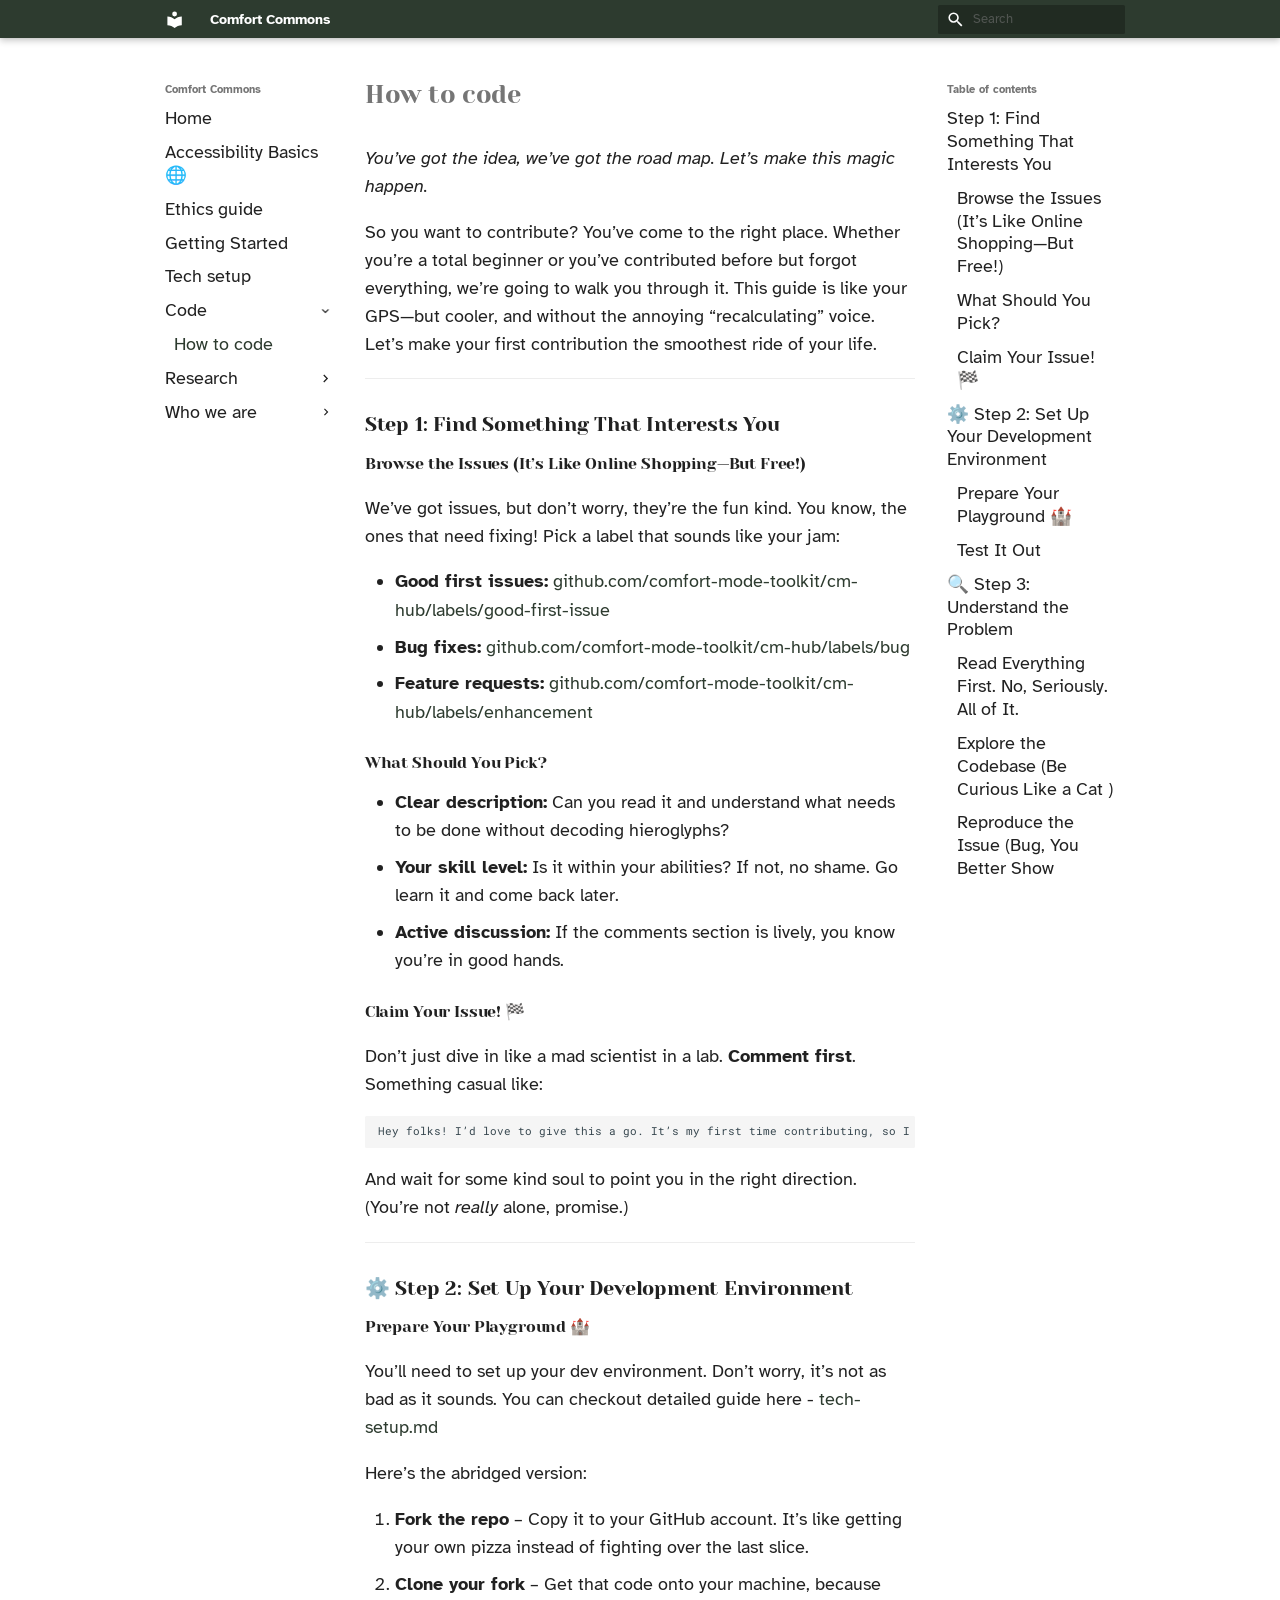
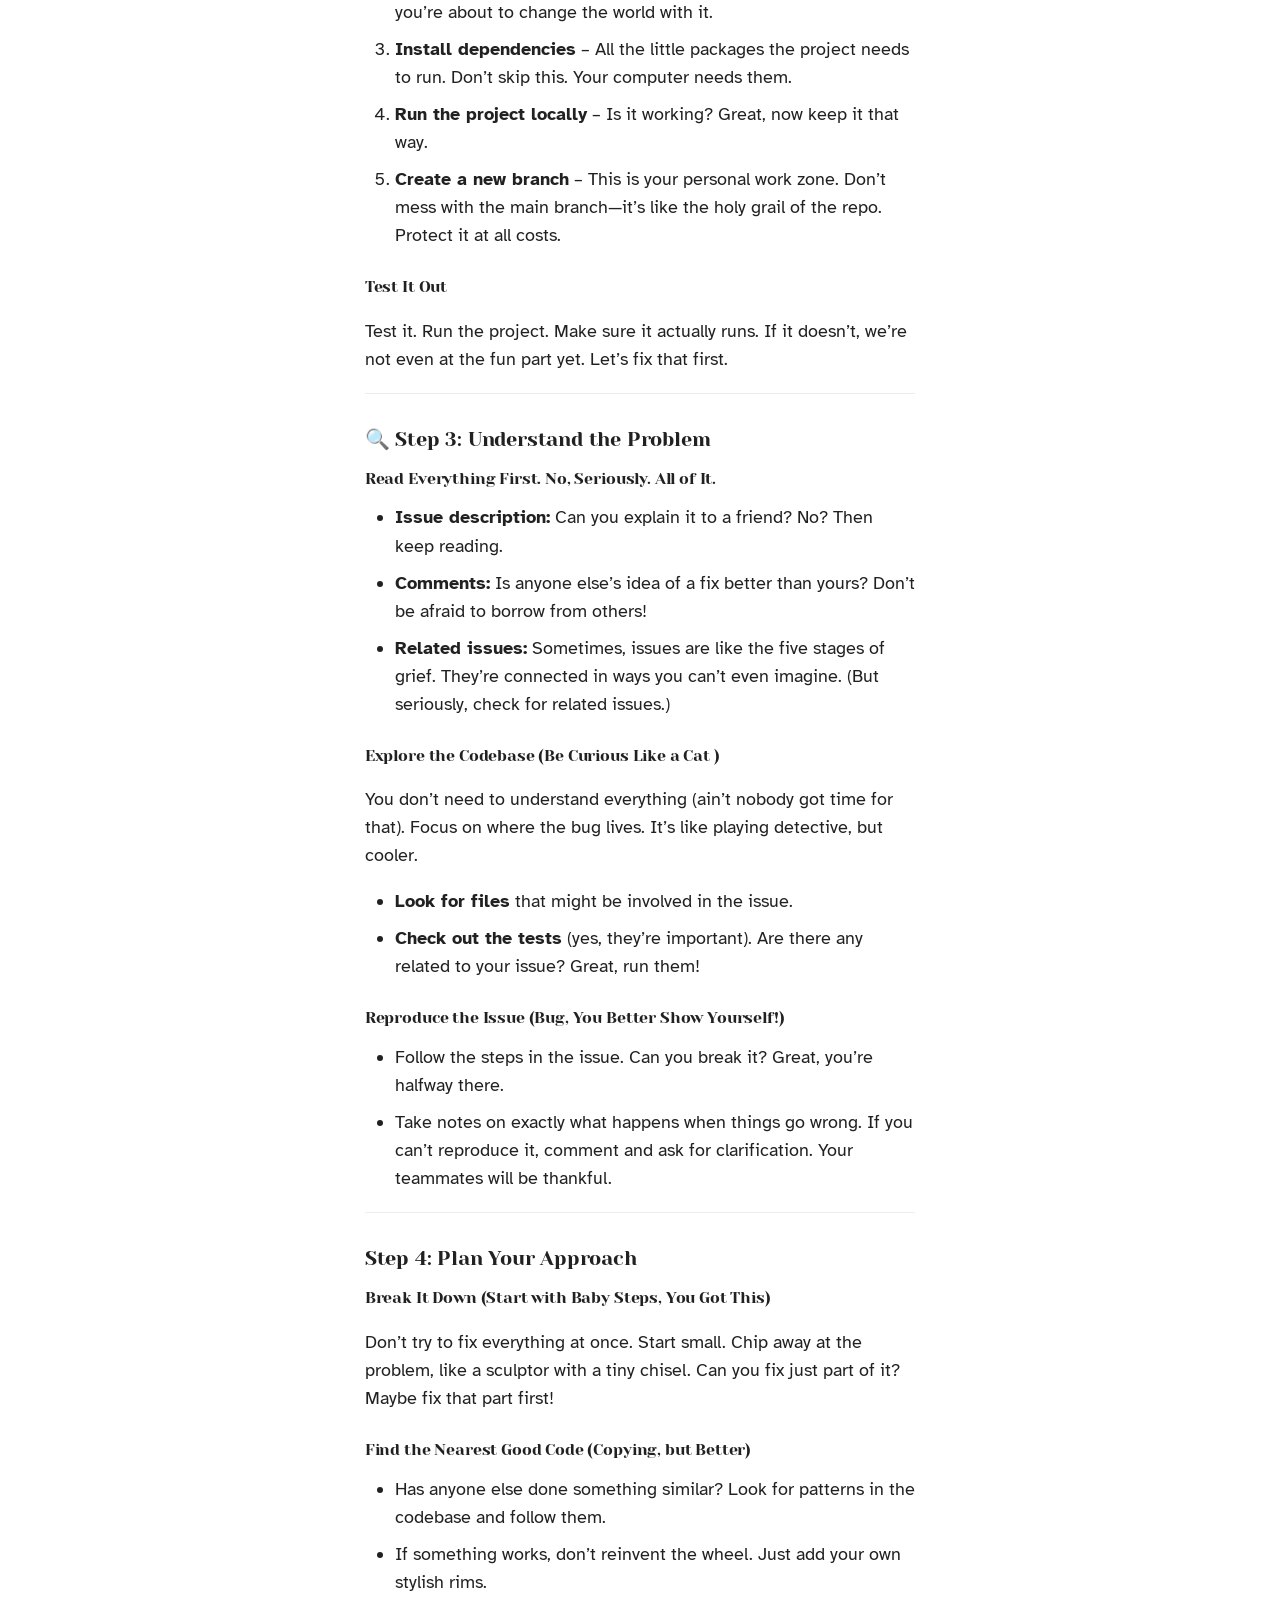
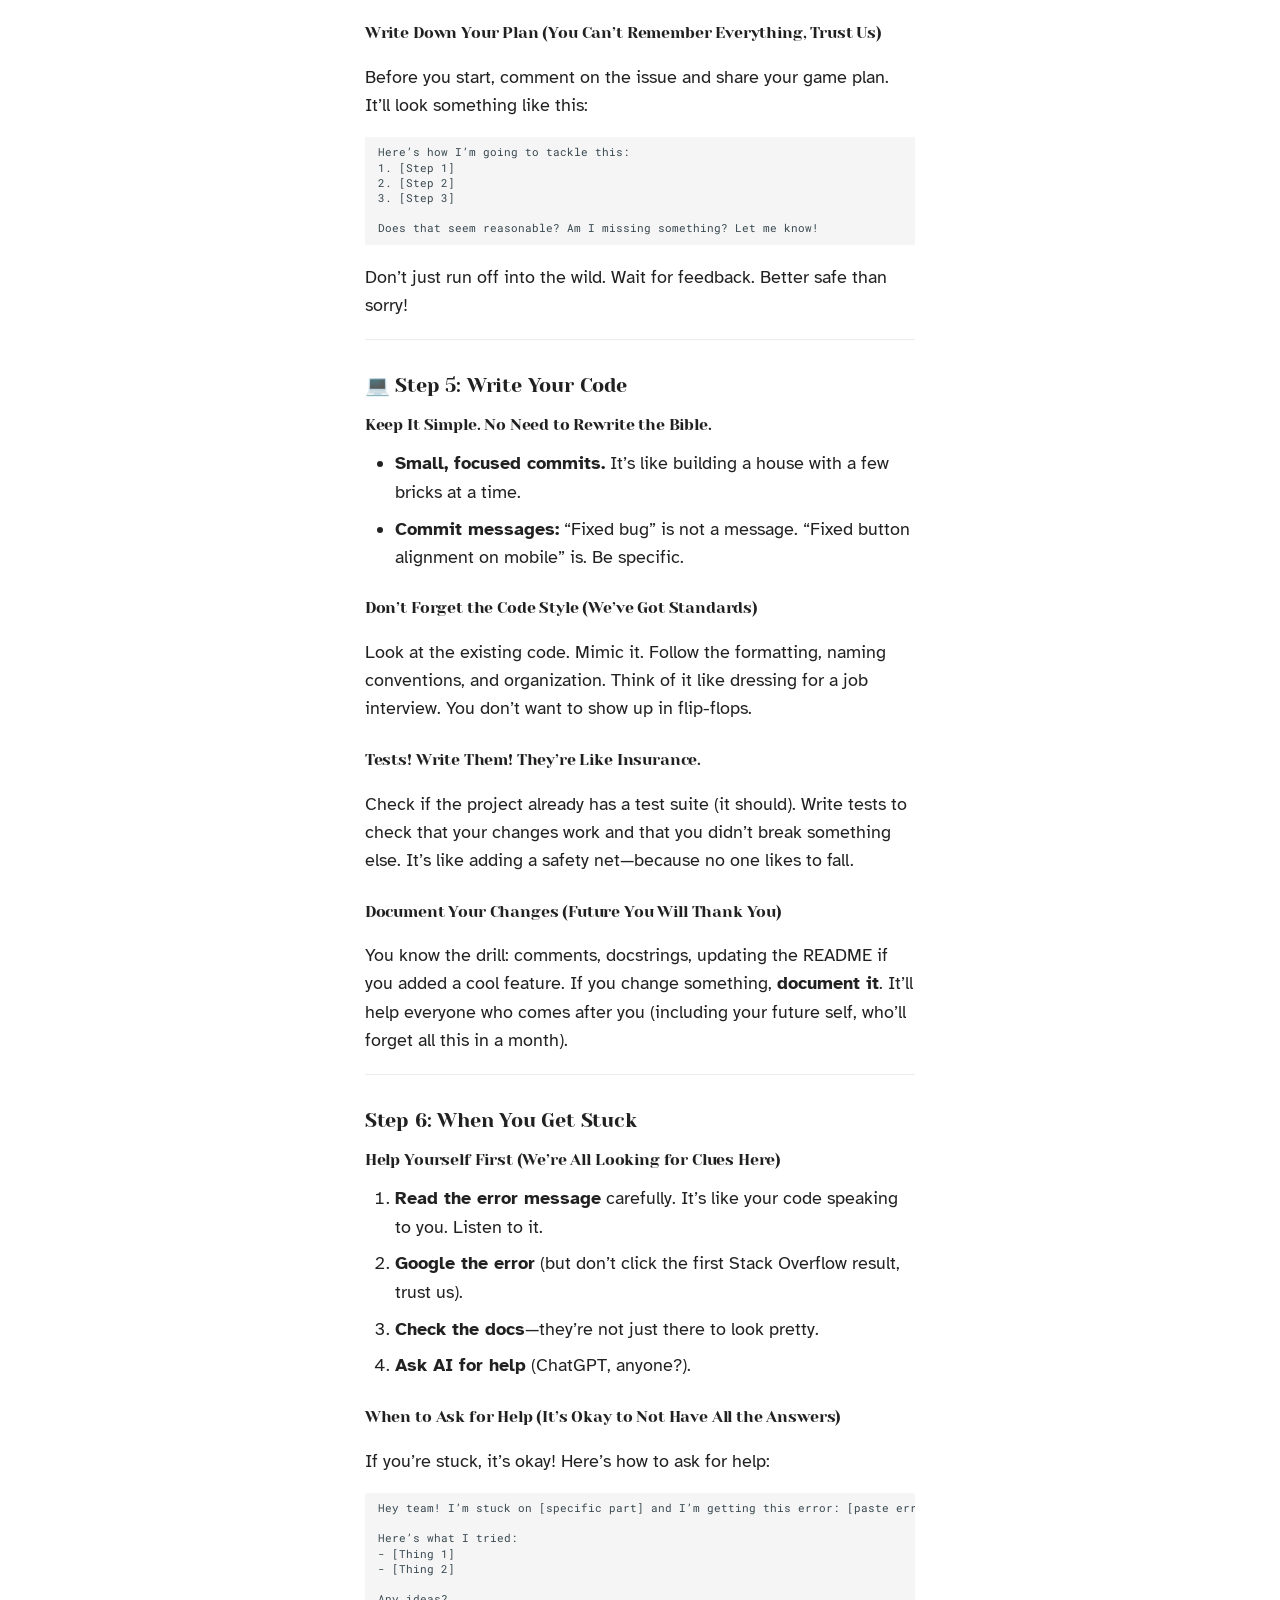
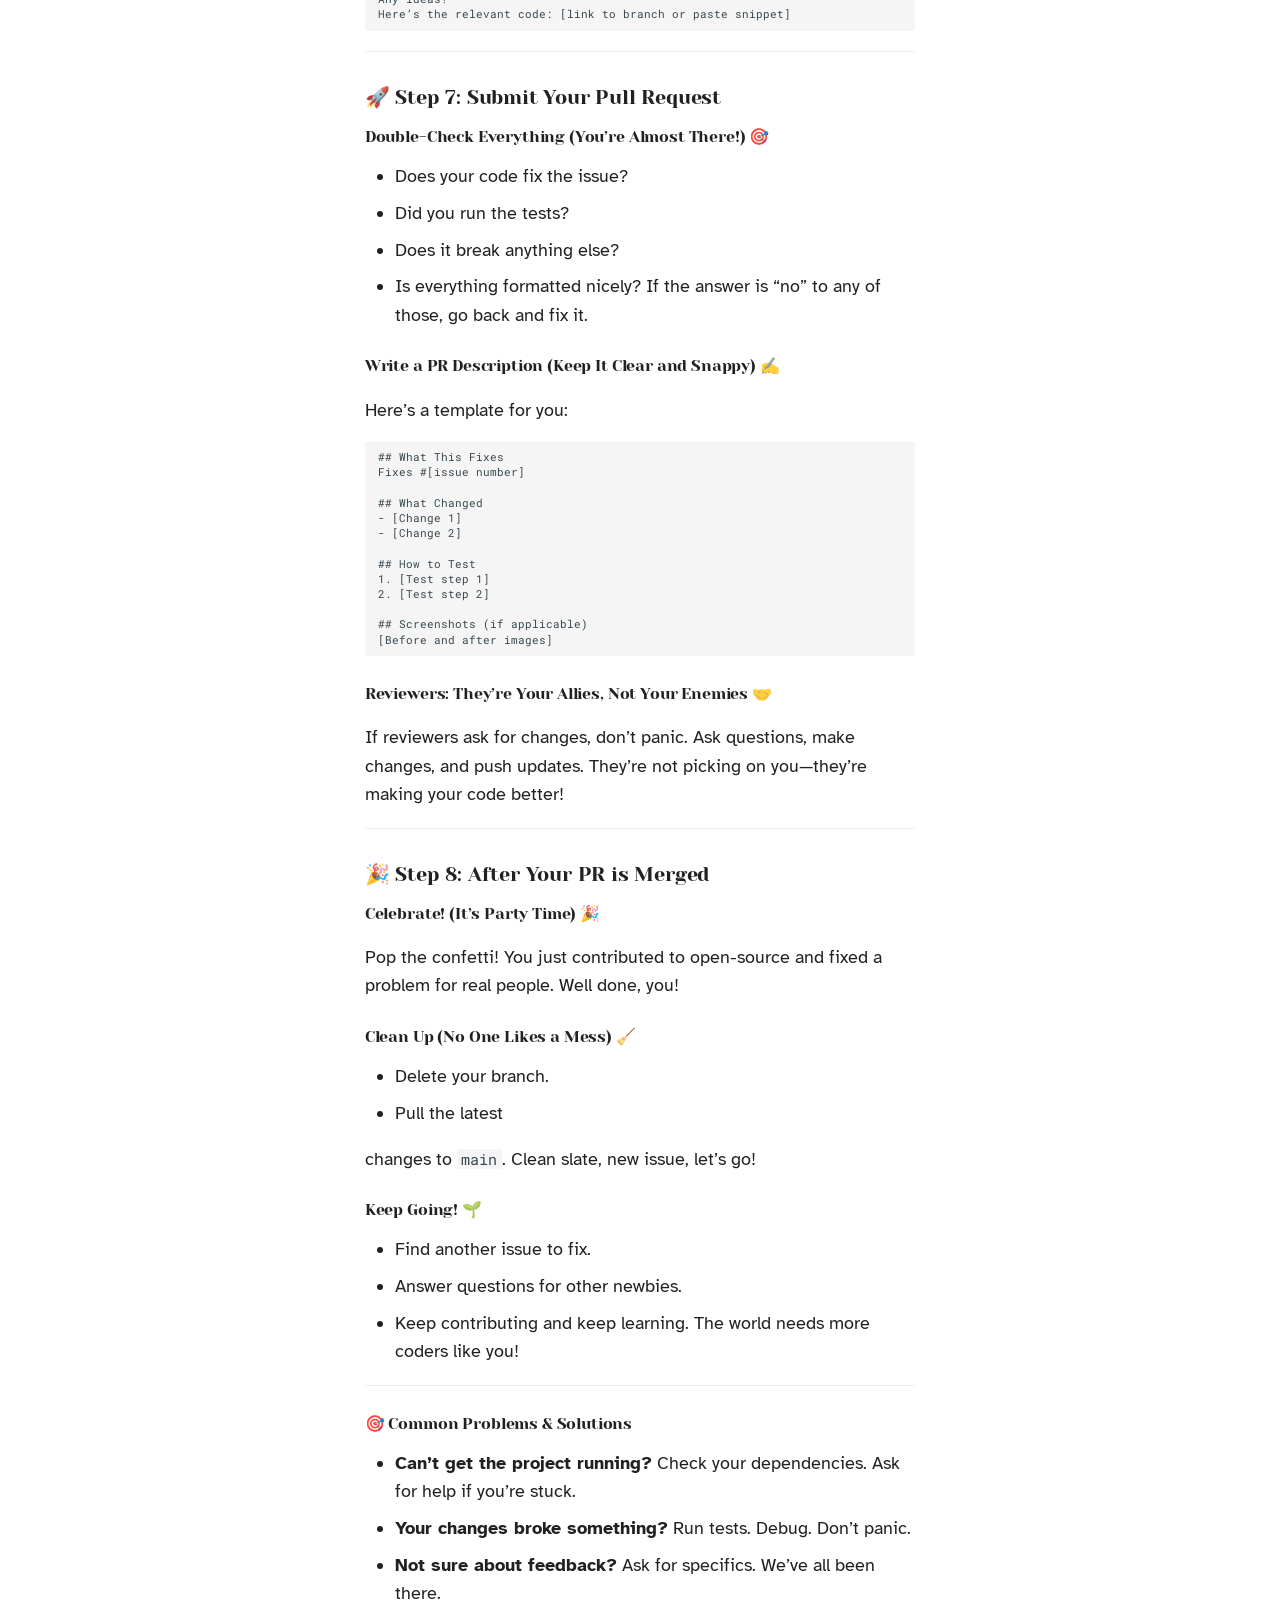
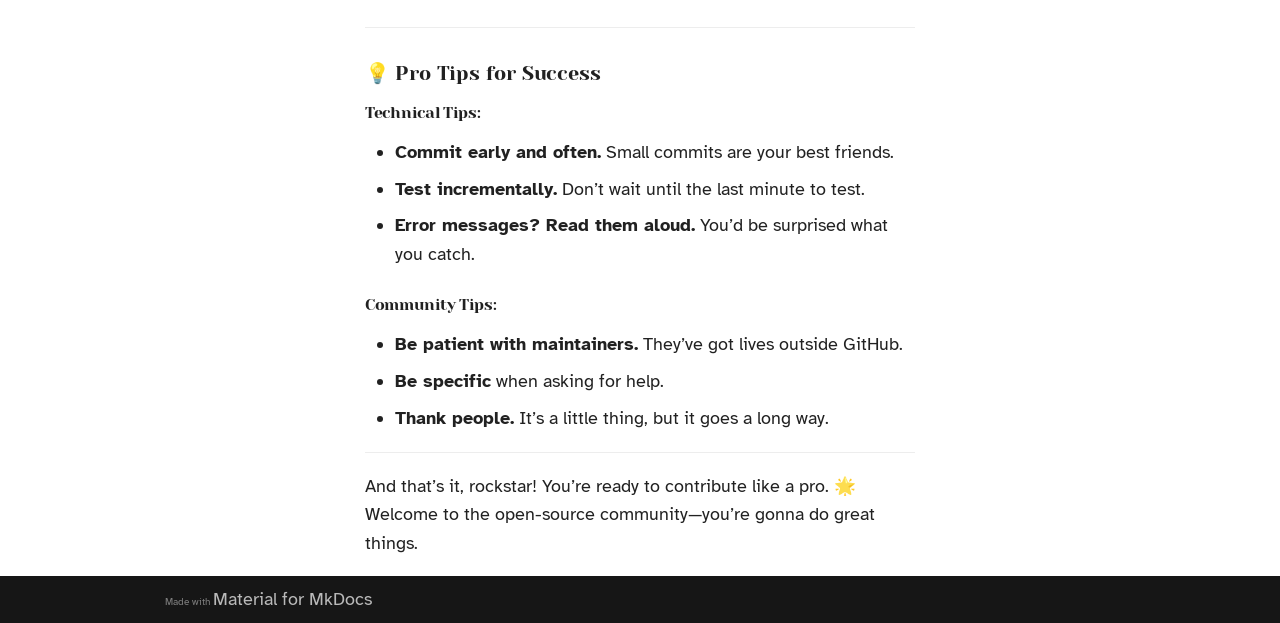
<file: code/code-how-to/index.html>
<!doctype html>
<html lang="en" class="no-js">
  <head>
    
      <meta charset="utf-8">
      <meta name="viewport" content="width=device-width,initial-scale=1">
      
        <meta name="description" content="The Comfort Mode Toolkit Contributor Hub">
      
      
      
        <link rel="canonical" href="https://comfort-mode-toolkit.github.io/wiki/code/code-how-to/">
      
      
        <link rel="prev" href="../../tech-setup/">
      
      
        <link rel="next" href="../../research/how-to-research/">
      
      
      <link rel="icon" href="../../assets/images/favicon.png">
      <meta name="generator" content="mkdocs-1.6.1, mkdocs-material-9.6.21">
    
    
      
        <title>How to code - Comfort Commons</title>
      
    
    
      <link rel="stylesheet" href="../../assets/stylesheets/main.2a3383ac.min.css">
      
        
        <link rel="stylesheet" href="../../assets/stylesheets/palette.06af60db.min.css">
      
      


    
    
      
    
    
      
        
        
        <link rel="preconnect" href="https://fonts.gstatic.com" crossorigin>
        <link rel="stylesheet" href="https://fonts.googleapis.com/css?family=Atkinson+Hyperlegible:300,300i,400,400i,700,700i%7CRoboto+Mono:400,400i,700,700i&display=fallback">
        <style>:root{--md-text-font:"Atkinson Hyperlegible";--md-code-font:"Roboto Mono"}</style>
      
    
    
      <link rel="stylesheet" href="../../stylesheets/extra.css">
    
    <script>__md_scope=new URL("../..",location),__md_hash=e=>[...e].reduce(((e,_)=>(e<<5)-e+_.charCodeAt(0)),0),__md_get=(e,_=localStorage,t=__md_scope)=>JSON.parse(_.getItem(t.pathname+"."+e)),__md_set=(e,_,t=localStorage,a=__md_scope)=>{try{t.setItem(a.pathname+"."+e,JSON.stringify(_))}catch(e){}}</script>
    
      
  


  
  

<script id="__analytics">function __md_analytics(){function e(){dataLayer.push(arguments)}window.dataLayer=window.dataLayer||[],e("js",new Date),e("config","G-C8JPXHVLCH"),document.addEventListener("DOMContentLoaded",(function(){document.forms.search&&document.forms.search.query.addEventListener("blur",(function(){this.value&&e("event","search",{search_term:this.value})}));document$.subscribe((function(){var t=document.forms.feedback;if(void 0!==t)for(var a of t.querySelectorAll("[type=submit]"))a.addEventListener("click",(function(a){a.preventDefault();var n=document.location.pathname,d=this.getAttribute("data-md-value");e("event","feedback",{page:n,data:d}),t.firstElementChild.disabled=!0;var r=t.querySelector(".md-feedback__note [data-md-value='"+d+"']");r&&(r.hidden=!1)})),t.hidden=!1})),location$.subscribe((function(t){e("config","G-C8JPXHVLCH",{page_path:t.pathname})}))}));var t=document.createElement("script");t.async=!0,t.src="https://www.googletagmanager.com/gtag/js?id=G-C8JPXHVLCH",document.getElementById("__analytics").insertAdjacentElement("afterEnd",t)}</script>
  
    <script>"undefined"!=typeof __md_analytics&&__md_analytics()</script>
  

    
    
    
  </head>
  
  
    
    
    
    
    
    <body dir="ltr" data-md-color-scheme="default" data-md-color-primary="custom" data-md-color-accent="indigo">
  
    
    <input class="md-toggle" data-md-toggle="drawer" type="checkbox" id="__drawer" autocomplete="off">
    <input class="md-toggle" data-md-toggle="search" type="checkbox" id="__search" autocomplete="off">
    <label class="md-overlay" for="__drawer"></label>
    <div data-md-component="skip">
      
        
        <a href="#how-to-code" class="md-skip">
          Skip to content
        </a>
      
    </div>
    <div data-md-component="announce">
      
    </div>
    
    
      

  

<header class="md-header md-header--shadow" data-md-component="header">
  <nav class="md-header__inner md-grid" aria-label="Header">
    <a href="../.." title="Comfort Commons" class="md-header__button md-logo" aria-label="Comfort Commons" data-md-component="logo">
      
  
  <svg xmlns="http://www.w3.org/2000/svg" viewBox="0 0 24 24"><path d="M12 8a3 3 0 0 0 3-3 3 3 0 0 0-3-3 3 3 0 0 0-3 3 3 3 0 0 0 3 3m0 3.54C9.64 9.35 6.5 8 3 8v11c3.5 0 6.64 1.35 9 3.54 2.36-2.19 5.5-3.54 9-3.54V8c-3.5 0-6.64 1.35-9 3.54"/></svg>

    </a>
    <label class="md-header__button md-icon" for="__drawer">
      
      <svg xmlns="http://www.w3.org/2000/svg" viewBox="0 0 24 24"><path d="M3 6h18v2H3zm0 5h18v2H3zm0 5h18v2H3z"/></svg>
    </label>
    <div class="md-header__title" data-md-component="header-title">
      <div class="md-header__ellipsis">
        <div class="md-header__topic">
          <span class="md-ellipsis">
            Comfort Commons
          </span>
        </div>
        <div class="md-header__topic" data-md-component="header-topic">
          <span class="md-ellipsis">
            
              How to code
            
          </span>
        </div>
      </div>
    </div>
    
      
    
    
    
    
      
      
        <label class="md-header__button md-icon" for="__search">
          
          <svg xmlns="http://www.w3.org/2000/svg" viewBox="0 0 24 24"><path d="M9.5 3A6.5 6.5 0 0 1 16 9.5c0 1.61-.59 3.09-1.56 4.23l.27.27h.79l5 5-1.5 1.5-5-5v-.79l-.27-.27A6.52 6.52 0 0 1 9.5 16 6.5 6.5 0 0 1 3 9.5 6.5 6.5 0 0 1 9.5 3m0 2C7 5 5 7 5 9.5S7 14 9.5 14 14 12 14 9.5 12 5 9.5 5"/></svg>
        </label>
        <div class="md-search" data-md-component="search" role="dialog">
  <label class="md-search__overlay" for="__search"></label>
  <div class="md-search__inner" role="search">
    <form class="md-search__form" name="search">
      <input type="text" class="md-search__input" name="query" aria-label="Search" placeholder="Search" autocapitalize="off" autocorrect="off" autocomplete="off" spellcheck="false" data-md-component="search-query" required>
      <label class="md-search__icon md-icon" for="__search">
        
        <svg xmlns="http://www.w3.org/2000/svg" viewBox="0 0 24 24"><path d="M9.5 3A6.5 6.5 0 0 1 16 9.5c0 1.61-.59 3.09-1.56 4.23l.27.27h.79l5 5-1.5 1.5-5-5v-.79l-.27-.27A6.52 6.52 0 0 1 9.5 16 6.5 6.5 0 0 1 3 9.5 6.5 6.5 0 0 1 9.5 3m0 2C7 5 5 7 5 9.5S7 14 9.5 14 14 12 14 9.5 12 5 9.5 5"/></svg>
        
        <svg xmlns="http://www.w3.org/2000/svg" viewBox="0 0 24 24"><path d="M20 11v2H8l5.5 5.5-1.42 1.42L4.16 12l7.92-7.92L13.5 5.5 8 11z"/></svg>
      </label>
      <nav class="md-search__options" aria-label="Search">
        
        <button type="reset" class="md-search__icon md-icon" title="Clear" aria-label="Clear" tabindex="-1">
          
          <svg xmlns="http://www.w3.org/2000/svg" viewBox="0 0 24 24"><path d="M19 6.41 17.59 5 12 10.59 6.41 5 5 6.41 10.59 12 5 17.59 6.41 19 12 13.41 17.59 19 19 17.59 13.41 12z"/></svg>
        </button>
      </nav>
      
    </form>
    <div class="md-search__output">
      <div class="md-search__scrollwrap" tabindex="0" data-md-scrollfix>
        <div class="md-search-result" data-md-component="search-result">
          <div class="md-search-result__meta">
            Initializing search
          </div>
          <ol class="md-search-result__list" role="presentation"></ol>
        </div>
      </div>
    </div>
  </div>
</div>
      
    
    
  </nav>
  
</header>
    
    <div class="md-container" data-md-component="container">
      
      
        
          
        
      
      <main class="md-main" data-md-component="main">
        <div class="md-main__inner md-grid">
          
            
              
              <div class="md-sidebar md-sidebar--primary" data-md-component="sidebar" data-md-type="navigation" >
                <div class="md-sidebar__scrollwrap">
                  <div class="md-sidebar__inner">
                    



<nav class="md-nav md-nav--primary" aria-label="Navigation" data-md-level="0">
  <label class="md-nav__title" for="__drawer">
    <a href="../.." title="Comfort Commons" class="md-nav__button md-logo" aria-label="Comfort Commons" data-md-component="logo">
      
  
  <svg xmlns="http://www.w3.org/2000/svg" viewBox="0 0 24 24"><path d="M12 8a3 3 0 0 0 3-3 3 3 0 0 0-3-3 3 3 0 0 0-3 3 3 3 0 0 0 3 3m0 3.54C9.64 9.35 6.5 8 3 8v11c3.5 0 6.64 1.35 9 3.54 2.36-2.19 5.5-3.54 9-3.54V8c-3.5 0-6.64 1.35-9 3.54"/></svg>

    </a>
    Comfort Commons
  </label>
  
  <ul class="md-nav__list" data-md-scrollfix>
    
      
      
  
  
  
  
    <li class="md-nav__item">
      <a href="../.." class="md-nav__link">
        
  
  
  <span class="md-ellipsis">
    Home
    
  </span>
  

      </a>
    </li>
  

    
      
      
  
  
  
  
    <li class="md-nav__item">
      <a href="../../accessibility-basics/" class="md-nav__link">
        
  
  
  <span class="md-ellipsis">
    Accessibility Basics 🌐
    
  </span>
  

      </a>
    </li>
  

    
      
      
  
  
  
  
    <li class="md-nav__item">
      <a href="../../ethics-guide/" class="md-nav__link">
        
  
  
  <span class="md-ellipsis">
    Ethics guide
    
  </span>
  

      </a>
    </li>
  

    
      
      
  
  
  
  
    <li class="md-nav__item">
      <a href="../../getting-started/" class="md-nav__link">
        
  
  
  <span class="md-ellipsis">
    Getting Started
    
  </span>
  

      </a>
    </li>
  

    
      
      
  
  
  
  
    <li class="md-nav__item">
      <a href="../../tech-setup/" class="md-nav__link">
        
  
  
  <span class="md-ellipsis">
    Tech setup
    
  </span>
  

      </a>
    </li>
  

    
      
      
  
  
    
  
  
  
    
    
    
    
    
    <li class="md-nav__item md-nav__item--active md-nav__item--nested">
      
        
        
        <input class="md-nav__toggle md-toggle " type="checkbox" id="__nav_6" checked>
        
          
          <label class="md-nav__link" for="__nav_6" id="__nav_6_label" tabindex="0">
            
  
  
  <span class="md-ellipsis">
    Code
    
  </span>
  

            <span class="md-nav__icon md-icon"></span>
          </label>
        
        <nav class="md-nav" data-md-level="1" aria-labelledby="__nav_6_label" aria-expanded="true">
          <label class="md-nav__title" for="__nav_6">
            <span class="md-nav__icon md-icon"></span>
            Code
          </label>
          <ul class="md-nav__list" data-md-scrollfix>
            
              
                
  
  
    
  
  
  
    <li class="md-nav__item md-nav__item--active">
      
      <input class="md-nav__toggle md-toggle" type="checkbox" id="__toc">
      
      
        
      
      
        <label class="md-nav__link md-nav__link--active" for="__toc">
          
  
  
  <span class="md-ellipsis">
    How to code
    
  </span>
  

          <span class="md-nav__icon md-icon"></span>
        </label>
      
      <a href="./" class="md-nav__link md-nav__link--active">
        
  
  
  <span class="md-ellipsis">
    How to code
    
  </span>
  

      </a>
      
        

<nav class="md-nav md-nav--secondary" aria-label="Table of contents">
  
  
  
    
  
  
    <label class="md-nav__title" for="__toc">
      <span class="md-nav__icon md-icon"></span>
      Table of contents
    </label>
    <ul class="md-nav__list" data-md-component="toc" data-md-scrollfix>
      
        <li class="md-nav__item">
  <a href="#step-1-find-something-that-interests-you" class="md-nav__link">
    <span class="md-ellipsis">
      Step 1: Find Something That Interests You
    </span>
  </a>
  
    <nav class="md-nav" aria-label="Step 1: Find Something That Interests You">
      <ul class="md-nav__list">
        
          <li class="md-nav__item">
  <a href="#browse-the-issues-its-like-online-shoppingbut-free" class="md-nav__link">
    <span class="md-ellipsis">
      Browse the Issues (It’s Like Online Shopping—But Free!)
    </span>
  </a>
  
</li>
        
          <li class="md-nav__item">
  <a href="#what-should-you-pick" class="md-nav__link">
    <span class="md-ellipsis">
      What Should You Pick?
    </span>
  </a>
  
</li>
        
          <li class="md-nav__item">
  <a href="#claim-your-issue" class="md-nav__link">
    <span class="md-ellipsis">
      Claim Your Issue! 🏁
    </span>
  </a>
  
</li>
        
      </ul>
    </nav>
  
</li>
      
        <li class="md-nav__item">
  <a href="#step-2-set-up-your-development-environment" class="md-nav__link">
    <span class="md-ellipsis">
      ⚙️ Step 2: Set Up Your Development Environment
    </span>
  </a>
  
    <nav class="md-nav" aria-label="⚙️ Step 2: Set Up Your Development Environment">
      <ul class="md-nav__list">
        
          <li class="md-nav__item">
  <a href="#prepare-your-playground" class="md-nav__link">
    <span class="md-ellipsis">
      Prepare Your Playground 🏰
    </span>
  </a>
  
</li>
        
          <li class="md-nav__item">
  <a href="#test-it-out" class="md-nav__link">
    <span class="md-ellipsis">
      Test It Out
    </span>
  </a>
  
</li>
        
      </ul>
    </nav>
  
</li>
      
        <li class="md-nav__item">
  <a href="#step-3-understand-the-problem" class="md-nav__link">
    <span class="md-ellipsis">
      🔍 Step 3: Understand the Problem
    </span>
  </a>
  
    <nav class="md-nav" aria-label="🔍 Step 3: Understand the Problem">
      <ul class="md-nav__list">
        
          <li class="md-nav__item">
  <a href="#read-everything-first-no-seriously-all-of-it" class="md-nav__link">
    <span class="md-ellipsis">
      Read Everything First. No, Seriously. All of It.
    </span>
  </a>
  
</li>
        
          <li class="md-nav__item">
  <a href="#explore-the-codebase-be-curious-like-a-cat" class="md-nav__link">
    <span class="md-ellipsis">
      Explore the Codebase (Be Curious Like a Cat )
    </span>
  </a>
  
</li>
        
          <li class="md-nav__item">
  <a href="#reproduce-the-issue-bug-you-better-show-yourself" class="md-nav__link">
    <span class="md-ellipsis">
      Reproduce the Issue (Bug, You Better Show Yourself!)
    </span>
  </a>
  
</li>
        
      </ul>
    </nav>
  
</li>
      
        <li class="md-nav__item">
  <a href="#step-4-plan-your-approach" class="md-nav__link">
    <span class="md-ellipsis">
      Step 4: Plan Your Approach
    </span>
  </a>
  
    <nav class="md-nav" aria-label="Step 4: Plan Your Approach">
      <ul class="md-nav__list">
        
          <li class="md-nav__item">
  <a href="#break-it-down-start-with-baby-steps-you-got-this" class="md-nav__link">
    <span class="md-ellipsis">
      Break It Down (Start with Baby Steps, You Got This)
    </span>
  </a>
  
</li>
        
          <li class="md-nav__item">
  <a href="#find-the-nearest-good-code-copying-but-better" class="md-nav__link">
    <span class="md-ellipsis">
      Find the Nearest Good Code (Copying, but Better)
    </span>
  </a>
  
</li>
        
          <li class="md-nav__item">
  <a href="#write-down-your-plan-you-cant-remember-everything-trust-us" class="md-nav__link">
    <span class="md-ellipsis">
      Write Down Your Plan (You Can’t Remember Everything, Trust Us)
    </span>
  </a>
  
</li>
        
      </ul>
    </nav>
  
</li>
      
        <li class="md-nav__item">
  <a href="#step-5-write-your-code" class="md-nav__link">
    <span class="md-ellipsis">
      💻 Step 5: Write Your Code
    </span>
  </a>
  
    <nav class="md-nav" aria-label="💻 Step 5: Write Your Code">
      <ul class="md-nav__list">
        
          <li class="md-nav__item">
  <a href="#keep-it-simple-no-need-to-rewrite-the-bible" class="md-nav__link">
    <span class="md-ellipsis">
      Keep It Simple. No Need to Rewrite the Bible.
    </span>
  </a>
  
</li>
        
          <li class="md-nav__item">
  <a href="#dont-forget-the-code-style-weve-got-standards" class="md-nav__link">
    <span class="md-ellipsis">
      Don’t Forget the Code Style (We’ve Got Standards)
    </span>
  </a>
  
</li>
        
          <li class="md-nav__item">
  <a href="#tests-write-them-theyre-like-insurance" class="md-nav__link">
    <span class="md-ellipsis">
      Tests! Write Them! They’re Like Insurance.
    </span>
  </a>
  
</li>
        
          <li class="md-nav__item">
  <a href="#document-your-changes-future-you-will-thank-you" class="md-nav__link">
    <span class="md-ellipsis">
      Document Your Changes (Future You Will Thank You)
    </span>
  </a>
  
</li>
        
      </ul>
    </nav>
  
</li>
      
        <li class="md-nav__item">
  <a href="#step-6-when-you-get-stuck" class="md-nav__link">
    <span class="md-ellipsis">
      Step 6: When You Get Stuck
    </span>
  </a>
  
    <nav class="md-nav" aria-label="Step 6: When You Get Stuck">
      <ul class="md-nav__list">
        
          <li class="md-nav__item">
  <a href="#help-yourself-first-were-all-looking-for-clues-here" class="md-nav__link">
    <span class="md-ellipsis">
      Help Yourself First (We’re All Looking for Clues Here)
    </span>
  </a>
  
</li>
        
          <li class="md-nav__item">
  <a href="#when-to-ask-for-help-its-okay-to-not-have-all-the-answers" class="md-nav__link">
    <span class="md-ellipsis">
      When to Ask for Help (It’s Okay to Not Have All the Answers)
    </span>
  </a>
  
</li>
        
      </ul>
    </nav>
  
</li>
      
        <li class="md-nav__item">
  <a href="#step-7-submit-your-pull-request" class="md-nav__link">
    <span class="md-ellipsis">
      🚀 Step 7: Submit Your Pull Request
    </span>
  </a>
  
    <nav class="md-nav" aria-label="🚀 Step 7: Submit Your Pull Request">
      <ul class="md-nav__list">
        
          <li class="md-nav__item">
  <a href="#double-check-everything-youre-almost-there" class="md-nav__link">
    <span class="md-ellipsis">
      Double-Check Everything (You’re Almost There!) 🎯
    </span>
  </a>
  
</li>
        
          <li class="md-nav__item">
  <a href="#write-a-pr-description-keep-it-clear-and-snappy" class="md-nav__link">
    <span class="md-ellipsis">
      Write a PR Description (Keep It Clear and Snappy) ✍️
    </span>
  </a>
  
</li>
        
          <li class="md-nav__item">
  <a href="#reviewers-theyre-your-allies-not-your-enemies" class="md-nav__link">
    <span class="md-ellipsis">
      Reviewers: They’re Your Allies, Not Your Enemies 🤝
    </span>
  </a>
  
</li>
        
      </ul>
    </nav>
  
</li>
      
        <li class="md-nav__item">
  <a href="#step-8-after-your-pr-is-merged" class="md-nav__link">
    <span class="md-ellipsis">
      🎉 Step 8: After Your PR is Merged
    </span>
  </a>
  
    <nav class="md-nav" aria-label="🎉 Step 8: After Your PR is Merged">
      <ul class="md-nav__list">
        
          <li class="md-nav__item">
  <a href="#celebrate-its-party-time" class="md-nav__link">
    <span class="md-ellipsis">
      Celebrate! (It’s Party Time) 🎉
    </span>
  </a>
  
</li>
        
          <li class="md-nav__item">
  <a href="#clean-up-no-one-likes-a-mess" class="md-nav__link">
    <span class="md-ellipsis">
      Clean Up (No One Likes a Mess) 🧹
    </span>
  </a>
  
</li>
        
          <li class="md-nav__item">
  <a href="#keep-going" class="md-nav__link">
    <span class="md-ellipsis">
      Keep Going! 🌱
    </span>
  </a>
  
</li>
        
          <li class="md-nav__item">
  <a href="#common-problems-solutions" class="md-nav__link">
    <span class="md-ellipsis">
      🎯 Common Problems &amp; Solutions
    </span>
  </a>
  
</li>
        
      </ul>
    </nav>
  
</li>
      
        <li class="md-nav__item">
  <a href="#pro-tips-for-success" class="md-nav__link">
    <span class="md-ellipsis">
      💡 Pro Tips for Success
    </span>
  </a>
  
    <nav class="md-nav" aria-label="💡 Pro Tips for Success">
      <ul class="md-nav__list">
        
          <li class="md-nav__item">
  <a href="#technical-tips" class="md-nav__link">
    <span class="md-ellipsis">
      Technical Tips:
    </span>
  </a>
  
</li>
        
          <li class="md-nav__item">
  <a href="#community-tips" class="md-nav__link">
    <span class="md-ellipsis">
      Community Tips:
    </span>
  </a>
  
</li>
        
      </ul>
    </nav>
  
</li>
      
    </ul>
  
</nav>
      
    </li>
  

              
            
          </ul>
        </nav>
      
    </li>
  

    
      
      
  
  
  
  
    
    
    
    
    
    <li class="md-nav__item md-nav__item--nested">
      
        
        
        <input class="md-nav__toggle md-toggle " type="checkbox" id="__nav_7" >
        
          
          <label class="md-nav__link" for="__nav_7" id="__nav_7_label" tabindex="0">
            
  
  
  <span class="md-ellipsis">
    Research
    
  </span>
  

            <span class="md-nav__icon md-icon"></span>
          </label>
        
        <nav class="md-nav" data-md-level="1" aria-labelledby="__nav_7_label" aria-expanded="false">
          <label class="md-nav__title" for="__nav_7">
            <span class="md-nav__icon md-icon"></span>
            Research
          </label>
          <ul class="md-nav__list" data-md-scrollfix>
            
              
                
  
  
  
  
    <li class="md-nav__item">
      <a href="../../research/how-to-research/" class="md-nav__link">
        
  
  
  <span class="md-ellipsis">
    Research How-To 🔍
    
  </span>
  

      </a>
    </li>
  

              
            
              
                
  
  
  
  
    <li class="md-nav__item">
      <a href="../../research/intro/" class="md-nav__link">
        
  
  
  <span class="md-ellipsis">
    Research Hub 🔬
    
  </span>
  

      </a>
    </li>
  

              
            
              
                
  
  
  
  
    <li class="md-nav__item">
      <a href="../../research/research-ethics/" class="md-nav__link">
        
  
  
  <span class="md-ellipsis">
    Ethics Guide 🛡️
    
  </span>
  

      </a>
    </li>
  

              
            
              
                
  
  
  
  
    <li class="md-nav__item">
      <a href="../../research/social-media-ethics/" class="md-nav__link">
        
  
  
  <span class="md-ellipsis">
    Social Media Ethics Guide 🌐
    
  </span>
  

      </a>
    </li>
  

              
            
          </ul>
        </nav>
      
    </li>
  

    
      
      
  
  
  
  
    
    
    
    
    
    <li class="md-nav__item md-nav__item--nested">
      
        
        
        <input class="md-nav__toggle md-toggle " type="checkbox" id="__nav_8" >
        
          
          <label class="md-nav__link" for="__nav_8" id="__nav_8_label" tabindex="0">
            
  
  
  <span class="md-ellipsis">
    Who we are
    
  </span>
  

            <span class="md-nav__icon md-icon"></span>
          </label>
        
        <nav class="md-nav" data-md-level="1" aria-labelledby="__nav_8_label" aria-expanded="false">
          <label class="md-nav__title" for="__nav_8">
            <span class="md-nav__icon md-icon"></span>
            Who we are
          </label>
          <ul class="md-nav__list" data-md-scrollfix>
            
              
                
  
  
  
  
    <li class="md-nav__item">
      <a href="../../who%20we%20are/our%20culture/" class="md-nav__link">
        
  
  
  <span class="md-ellipsis">
    Comfort Commons Culture
    
  </span>
  

      </a>
    </li>
  

              
            
              
                
  
  
  
  
    <li class="md-nav__item">
      <a href="../../who%20we%20are/our%20values/" class="md-nav__link">
        
  
  
  <span class="md-ellipsis">
    Our values
    
  </span>
  

      </a>
    </li>
  

              
            
              
                
  
  
  
  
    <li class="md-nav__item">
      <a href="../../who%20we%20are/the%20team/" class="md-nav__link">
        
  
  
  <span class="md-ellipsis">
    The team
    
  </span>
  

      </a>
    </li>
  

              
            
          </ul>
        </nav>
      
    </li>
  

    
  </ul>
</nav>
                  </div>
                </div>
              </div>
            
            
              
              <div class="md-sidebar md-sidebar--secondary" data-md-component="sidebar" data-md-type="toc" >
                <div class="md-sidebar__scrollwrap">
                  <div class="md-sidebar__inner">
                    

<nav class="md-nav md-nav--secondary" aria-label="Table of contents">
  
  
  
    
  
  
    <label class="md-nav__title" for="__toc">
      <span class="md-nav__icon md-icon"></span>
      Table of contents
    </label>
    <ul class="md-nav__list" data-md-component="toc" data-md-scrollfix>
      
        <li class="md-nav__item">
  <a href="#step-1-find-something-that-interests-you" class="md-nav__link">
    <span class="md-ellipsis">
      Step 1: Find Something That Interests You
    </span>
  </a>
  
    <nav class="md-nav" aria-label="Step 1: Find Something That Interests You">
      <ul class="md-nav__list">
        
          <li class="md-nav__item">
  <a href="#browse-the-issues-its-like-online-shoppingbut-free" class="md-nav__link">
    <span class="md-ellipsis">
      Browse the Issues (It’s Like Online Shopping—But Free!)
    </span>
  </a>
  
</li>
        
          <li class="md-nav__item">
  <a href="#what-should-you-pick" class="md-nav__link">
    <span class="md-ellipsis">
      What Should You Pick?
    </span>
  </a>
  
</li>
        
          <li class="md-nav__item">
  <a href="#claim-your-issue" class="md-nav__link">
    <span class="md-ellipsis">
      Claim Your Issue! 🏁
    </span>
  </a>
  
</li>
        
      </ul>
    </nav>
  
</li>
      
        <li class="md-nav__item">
  <a href="#step-2-set-up-your-development-environment" class="md-nav__link">
    <span class="md-ellipsis">
      ⚙️ Step 2: Set Up Your Development Environment
    </span>
  </a>
  
    <nav class="md-nav" aria-label="⚙️ Step 2: Set Up Your Development Environment">
      <ul class="md-nav__list">
        
          <li class="md-nav__item">
  <a href="#prepare-your-playground" class="md-nav__link">
    <span class="md-ellipsis">
      Prepare Your Playground 🏰
    </span>
  </a>
  
</li>
        
          <li class="md-nav__item">
  <a href="#test-it-out" class="md-nav__link">
    <span class="md-ellipsis">
      Test It Out
    </span>
  </a>
  
</li>
        
      </ul>
    </nav>
  
</li>
      
        <li class="md-nav__item">
  <a href="#step-3-understand-the-problem" class="md-nav__link">
    <span class="md-ellipsis">
      🔍 Step 3: Understand the Problem
    </span>
  </a>
  
    <nav class="md-nav" aria-label="🔍 Step 3: Understand the Problem">
      <ul class="md-nav__list">
        
          <li class="md-nav__item">
  <a href="#read-everything-first-no-seriously-all-of-it" class="md-nav__link">
    <span class="md-ellipsis">
      Read Everything First. No, Seriously. All of It.
    </span>
  </a>
  
</li>
        
          <li class="md-nav__item">
  <a href="#explore-the-codebase-be-curious-like-a-cat" class="md-nav__link">
    <span class="md-ellipsis">
      Explore the Codebase (Be Curious Like a Cat )
    </span>
  </a>
  
</li>
        
          <li class="md-nav__item">
  <a href="#reproduce-the-issue-bug-you-better-show-yourself" class="md-nav__link">
    <span class="md-ellipsis">
      Reproduce the Issue (Bug, You Better Show Yourself!)
    </span>
  </a>
  
</li>
        
      </ul>
    </nav>
  
</li>
      
        <li class="md-nav__item">
  <a href="#step-4-plan-your-approach" class="md-nav__link">
    <span class="md-ellipsis">
      Step 4: Plan Your Approach
    </span>
  </a>
  
    <nav class="md-nav" aria-label="Step 4: Plan Your Approach">
      <ul class="md-nav__list">
        
          <li class="md-nav__item">
  <a href="#break-it-down-start-with-baby-steps-you-got-this" class="md-nav__link">
    <span class="md-ellipsis">
      Break It Down (Start with Baby Steps, You Got This)
    </span>
  </a>
  
</li>
        
          <li class="md-nav__item">
  <a href="#find-the-nearest-good-code-copying-but-better" class="md-nav__link">
    <span class="md-ellipsis">
      Find the Nearest Good Code (Copying, but Better)
    </span>
  </a>
  
</li>
        
          <li class="md-nav__item">
  <a href="#write-down-your-plan-you-cant-remember-everything-trust-us" class="md-nav__link">
    <span class="md-ellipsis">
      Write Down Your Plan (You Can’t Remember Everything, Trust Us)
    </span>
  </a>
  
</li>
        
      </ul>
    </nav>
  
</li>
      
        <li class="md-nav__item">
  <a href="#step-5-write-your-code" class="md-nav__link">
    <span class="md-ellipsis">
      💻 Step 5: Write Your Code
    </span>
  </a>
  
    <nav class="md-nav" aria-label="💻 Step 5: Write Your Code">
      <ul class="md-nav__list">
        
          <li class="md-nav__item">
  <a href="#keep-it-simple-no-need-to-rewrite-the-bible" class="md-nav__link">
    <span class="md-ellipsis">
      Keep It Simple. No Need to Rewrite the Bible.
    </span>
  </a>
  
</li>
        
          <li class="md-nav__item">
  <a href="#dont-forget-the-code-style-weve-got-standards" class="md-nav__link">
    <span class="md-ellipsis">
      Don’t Forget the Code Style (We’ve Got Standards)
    </span>
  </a>
  
</li>
        
          <li class="md-nav__item">
  <a href="#tests-write-them-theyre-like-insurance" class="md-nav__link">
    <span class="md-ellipsis">
      Tests! Write Them! They’re Like Insurance.
    </span>
  </a>
  
</li>
        
          <li class="md-nav__item">
  <a href="#document-your-changes-future-you-will-thank-you" class="md-nav__link">
    <span class="md-ellipsis">
      Document Your Changes (Future You Will Thank You)
    </span>
  </a>
  
</li>
        
      </ul>
    </nav>
  
</li>
      
        <li class="md-nav__item">
  <a href="#step-6-when-you-get-stuck" class="md-nav__link">
    <span class="md-ellipsis">
      Step 6: When You Get Stuck
    </span>
  </a>
  
    <nav class="md-nav" aria-label="Step 6: When You Get Stuck">
      <ul class="md-nav__list">
        
          <li class="md-nav__item">
  <a href="#help-yourself-first-were-all-looking-for-clues-here" class="md-nav__link">
    <span class="md-ellipsis">
      Help Yourself First (We’re All Looking for Clues Here)
    </span>
  </a>
  
</li>
        
          <li class="md-nav__item">
  <a href="#when-to-ask-for-help-its-okay-to-not-have-all-the-answers" class="md-nav__link">
    <span class="md-ellipsis">
      When to Ask for Help (It’s Okay to Not Have All the Answers)
    </span>
  </a>
  
</li>
        
      </ul>
    </nav>
  
</li>
      
        <li class="md-nav__item">
  <a href="#step-7-submit-your-pull-request" class="md-nav__link">
    <span class="md-ellipsis">
      🚀 Step 7: Submit Your Pull Request
    </span>
  </a>
  
    <nav class="md-nav" aria-label="🚀 Step 7: Submit Your Pull Request">
      <ul class="md-nav__list">
        
          <li class="md-nav__item">
  <a href="#double-check-everything-youre-almost-there" class="md-nav__link">
    <span class="md-ellipsis">
      Double-Check Everything (You’re Almost There!) 🎯
    </span>
  </a>
  
</li>
        
          <li class="md-nav__item">
  <a href="#write-a-pr-description-keep-it-clear-and-snappy" class="md-nav__link">
    <span class="md-ellipsis">
      Write a PR Description (Keep It Clear and Snappy) ✍️
    </span>
  </a>
  
</li>
        
          <li class="md-nav__item">
  <a href="#reviewers-theyre-your-allies-not-your-enemies" class="md-nav__link">
    <span class="md-ellipsis">
      Reviewers: They’re Your Allies, Not Your Enemies 🤝
    </span>
  </a>
  
</li>
        
      </ul>
    </nav>
  
</li>
      
        <li class="md-nav__item">
  <a href="#step-8-after-your-pr-is-merged" class="md-nav__link">
    <span class="md-ellipsis">
      🎉 Step 8: After Your PR is Merged
    </span>
  </a>
  
    <nav class="md-nav" aria-label="🎉 Step 8: After Your PR is Merged">
      <ul class="md-nav__list">
        
          <li class="md-nav__item">
  <a href="#celebrate-its-party-time" class="md-nav__link">
    <span class="md-ellipsis">
      Celebrate! (It’s Party Time) 🎉
    </span>
  </a>
  
</li>
        
          <li class="md-nav__item">
  <a href="#clean-up-no-one-likes-a-mess" class="md-nav__link">
    <span class="md-ellipsis">
      Clean Up (No One Likes a Mess) 🧹
    </span>
  </a>
  
</li>
        
          <li class="md-nav__item">
  <a href="#keep-going" class="md-nav__link">
    <span class="md-ellipsis">
      Keep Going! 🌱
    </span>
  </a>
  
</li>
        
          <li class="md-nav__item">
  <a href="#common-problems-solutions" class="md-nav__link">
    <span class="md-ellipsis">
      🎯 Common Problems &amp; Solutions
    </span>
  </a>
  
</li>
        
      </ul>
    </nav>
  
</li>
      
        <li class="md-nav__item">
  <a href="#pro-tips-for-success" class="md-nav__link">
    <span class="md-ellipsis">
      💡 Pro Tips for Success
    </span>
  </a>
  
    <nav class="md-nav" aria-label="💡 Pro Tips for Success">
      <ul class="md-nav__list">
        
          <li class="md-nav__item">
  <a href="#technical-tips" class="md-nav__link">
    <span class="md-ellipsis">
      Technical Tips:
    </span>
  </a>
  
</li>
        
          <li class="md-nav__item">
  <a href="#community-tips" class="md-nav__link">
    <span class="md-ellipsis">
      Community Tips:
    </span>
  </a>
  
</li>
        
      </ul>
    </nav>
  
</li>
      
    </ul>
  
</nav>
                  </div>
                </div>
              </div>
            
          
          
            <div class="md-content" data-md-component="content">
              <article class="md-content__inner md-typeset">
                
                  



<h1 id="how-to-code">How to code</h1>
<p><em>You’ve got the idea, we’ve got the road map. Let’s make this magic happen.</em></p>
<p>So you want to contribute? You’ve come to the right place. Whether you’re a total beginner or you’ve contributed before but forgot everything, we’re going to walk you through it. This guide is like your GPS—but cooler, and without the annoying “recalculating” voice. Let’s make your first contribution the smoothest ride of your life.</p>
<hr />
<h2 id="step-1-find-something-that-interests-you">Step 1: Find Something That Interests You</h2>
<h3 id="browse-the-issues-its-like-online-shoppingbut-free">Browse the Issues (It’s Like Online Shopping—But Free!)</h3>
<p>We’ve got issues, but don’t worry, they’re the fun kind. You know, the ones that need fixing! Pick a label that sounds like your jam:</p>
<ul>
<li><strong>Good first issues:</strong> <a href="https://github.com/comfort-mode-toolkit/cm-hub/labels/good-first-issue">github.com/comfort-mode-toolkit/cm-hub/labels/good-first-issue</a></li>
<li><strong>Bug fixes:</strong> <a href="https://github.com/comfort-mode-toolkit/cm-hub/labels/bug">github.com/comfort-mode-toolkit/cm-hub/labels/bug</a></li>
<li><strong>Feature requests:</strong> <a href="https://github.com/comfort-mode-toolkit/cm-hub/labels/enhancement">github.com/comfort-mode-toolkit/cm-hub/labels/enhancement</a></li>
</ul>
<h3 id="what-should-you-pick">What Should You Pick?</h3>
<ul>
<li><strong>Clear description:</strong> Can you read it and understand what needs to be done without decoding hieroglyphs?</li>
<li><strong>Your skill level:</strong> Is it within your abilities? If not, no shame. Go learn it and come back later.</li>
<li><strong>Active discussion:</strong> If the comments section is lively, you know you’re in good hands.</li>
</ul>
<h3 id="claim-your-issue">Claim Your Issue! 🏁</h3>
<p>Don’t just dive in like a mad scientist in a lab. <strong>Comment first</strong>. Something casual like:</p>
<div class="language-text highlight"><pre><span></span><code><span id="__span-0-1"><a id="__codelineno-0-1" name="__codelineno-0-1" href="#__codelineno-0-1"></a>Hey folks! I’d love to give this a go. It’s my first time contributing, so I might need some hand-holding. Where should I start looking in the code? 
</span></code></pre></div>
<p>And wait for some kind soul to point you in the right direction. (You’re not <em>really</em> alone, promise.)</p>
<hr />
<h2 id="step-2-set-up-your-development-environment">⚙️ Step 2: Set Up Your Development Environment</h2>
<h3 id="prepare-your-playground">Prepare Your Playground 🏰</h3>
<p>You’ll need to set up your dev environment. Don’t worry, it’s not as bad as it sounds. You can checkout detailed guide here - <a href="https://comfort-mode-toolkit.github.io/wiki/tech-setup.md">tech-setup.md</a> </p>
<p>Here’s the abridged version:</p>
<ol>
<li><strong>Fork the repo</strong> – Copy it to your GitHub account. It’s like getting your own pizza instead of fighting over the last slice.</li>
<li><strong>Clone your fork</strong> – Get that code onto your machine, because you’re about to change the world with it.</li>
<li><strong>Install dependencies</strong> – All the little packages the project needs to run. Don’t skip this. Your computer needs them.</li>
<li><strong>Run the project locally</strong> – Is it working? Great, now keep it that way.</li>
<li><strong>Create a new branch</strong> – This is your personal work zone. Don’t mess with the main branch—it’s like the holy grail of the repo. Protect it at all costs.</li>
</ol>
<h3 id="test-it-out">Test It Out</h3>
<p>Test it. Run the project. Make sure it actually runs. If it doesn’t, we’re not even at the fun part yet. Let’s fix that first.</p>
<hr />
<h2 id="step-3-understand-the-problem">🔍 Step 3: Understand the Problem</h2>
<h3 id="read-everything-first-no-seriously-all-of-it">Read Everything First. No, Seriously. All of It.</h3>
<ul>
<li><strong>Issue description:</strong> Can you explain it to a friend? No? Then keep reading.</li>
<li><strong>Comments:</strong> Is anyone else’s idea of a fix better than yours? Don’t be afraid to borrow from others!</li>
<li><strong>Related issues:</strong> Sometimes, issues are like the five stages of grief. They’re connected in ways you can’t even imagine. (But seriously, check for related issues.)</li>
</ul>
<h3 id="explore-the-codebase-be-curious-like-a-cat">Explore the Codebase (Be Curious Like a Cat )</h3>
<p>You don’t need to understand everything (ain’t nobody got time for that). Focus on where the bug lives. It’s like playing detective, but cooler.</p>
<ul>
<li><strong>Look for files</strong> that might be involved in the issue.</li>
<li><strong>Check out the tests</strong> (yes, they’re important). Are there any related to your issue? Great, run them!</li>
</ul>
<h3 id="reproduce-the-issue-bug-you-better-show-yourself">Reproduce the Issue (Bug, You Better Show Yourself!)</h3>
<ul>
<li>Follow the steps in the issue. Can you break it? Great, you’re halfway there.</li>
<li>Take notes on exactly what happens when things go wrong. If you can’t reproduce it, comment and ask for clarification. Your teammates will be thankful.</li>
</ul>
<hr />
<h2 id="step-4-plan-your-approach">Step 4: Plan Your Approach</h2>
<h3 id="break-it-down-start-with-baby-steps-you-got-this">Break It Down (Start with Baby Steps, You Got This)</h3>
<p>Don’t try to fix everything at once. Start small. Chip away at the problem, like a sculptor with a tiny chisel. Can you fix just part of it? Maybe fix that part first!</p>
<h3 id="find-the-nearest-good-code-copying-but-better">Find the Nearest Good Code (Copying, but Better)</h3>
<ul>
<li>Has anyone else done something similar? Look for patterns in the codebase and follow them.</li>
<li>If something works, don’t reinvent the wheel. Just add your own stylish rims.</li>
</ul>
<h3 id="write-down-your-plan-you-cant-remember-everything-trust-us">Write Down Your Plan (You Can’t Remember Everything, Trust Us)</h3>
<p>Before you start, comment on the issue and share your game plan. It’ll look something like this:</p>
<div class="language-text highlight"><pre><span></span><code><span id="__span-1-1"><a id="__codelineno-1-1" name="__codelineno-1-1" href="#__codelineno-1-1"></a>Here’s how I’m going to tackle this:
</span><span id="__span-1-2"><a id="__codelineno-1-2" name="__codelineno-1-2" href="#__codelineno-1-2"></a>1. [Step 1]
</span><span id="__span-1-3"><a id="__codelineno-1-3" name="__codelineno-1-3" href="#__codelineno-1-3"></a>2. [Step 2]
</span><span id="__span-1-4"><a id="__codelineno-1-4" name="__codelineno-1-4" href="#__codelineno-1-4"></a>3. [Step 3]
</span><span id="__span-1-5"><a id="__codelineno-1-5" name="__codelineno-1-5" href="#__codelineno-1-5"></a>
</span><span id="__span-1-6"><a id="__codelineno-1-6" name="__codelineno-1-6" href="#__codelineno-1-6"></a>Does that seem reasonable? Am I missing something? Let me know!
</span></code></pre></div>
<p>Don’t just run off into the wild. Wait for feedback. Better safe than sorry!</p>
<hr />
<h2 id="step-5-write-your-code">💻 Step 5: Write Your Code</h2>
<h3 id="keep-it-simple-no-need-to-rewrite-the-bible">Keep It Simple. No Need to Rewrite the Bible.</h3>
<ul>
<li><strong>Small, focused commits.</strong> It’s like building a house with a few bricks at a time.</li>
<li><strong>Commit messages:</strong> “Fixed bug” is not a message. “Fixed button alignment on mobile” is. Be specific.</li>
</ul>
<h3 id="dont-forget-the-code-style-weve-got-standards">Don’t Forget the Code Style (We’ve Got Standards)</h3>
<p>Look at the existing code. Mimic it. Follow the formatting, naming conventions, and organization. Think of it like dressing for a job interview. You don’t want to show up in flip-flops.</p>
<h3 id="tests-write-them-theyre-like-insurance">Tests! Write Them! They’re Like Insurance.</h3>
<p>Check if the project already has a test suite (it should). Write tests to check that your changes work and that you didn’t break something else. It’s like adding a safety net—because no one likes to fall.</p>
<h3 id="document-your-changes-future-you-will-thank-you">Document Your Changes (Future You Will Thank You)</h3>
<p>You know the drill: comments, docstrings, updating the README if you added a cool feature. If you change something, <strong>document it</strong>. It’ll help everyone who comes after you (including your future self, who’ll forget all this in a month).</p>
<hr />
<h2 id="step-6-when-you-get-stuck">Step 6: When You Get Stuck</h2>
<h3 id="help-yourself-first-were-all-looking-for-clues-here">Help Yourself First (We’re All Looking for Clues Here)</h3>
<ol>
<li><strong>Read the error message</strong> carefully. It’s like your code speaking to you. Listen to it.</li>
<li><strong>Google the error</strong> (but don’t click the first Stack Overflow result, trust us).</li>
<li><strong>Check the docs</strong>—they’re not just there to look pretty.</li>
<li><strong>Ask AI for help</strong> (ChatGPT, anyone?).</li>
</ol>
<h3 id="when-to-ask-for-help-its-okay-to-not-have-all-the-answers">When to Ask for Help (It’s Okay to Not Have All the Answers)</h3>
<p>If you’re stuck, it’s okay! Here’s how to ask for help:</p>
<div class="language-text highlight"><pre><span></span><code><span id="__span-2-1"><a id="__codelineno-2-1" name="__codelineno-2-1" href="#__codelineno-2-1"></a>Hey team! I’m stuck on [specific part] and I’m getting this error: [paste error].
</span><span id="__span-2-2"><a id="__codelineno-2-2" name="__codelineno-2-2" href="#__codelineno-2-2"></a>
</span><span id="__span-2-3"><a id="__codelineno-2-3" name="__codelineno-2-3" href="#__codelineno-2-3"></a>Here’s what I tried:
</span><span id="__span-2-4"><a id="__codelineno-2-4" name="__codelineno-2-4" href="#__codelineno-2-4"></a>- [Thing 1]
</span><span id="__span-2-5"><a id="__codelineno-2-5" name="__codelineno-2-5" href="#__codelineno-2-5"></a>- [Thing 2]
</span><span id="__span-2-6"><a id="__codelineno-2-6" name="__codelineno-2-6" href="#__codelineno-2-6"></a>
</span><span id="__span-2-7"><a id="__codelineno-2-7" name="__codelineno-2-7" href="#__codelineno-2-7"></a>Any ideas?  
</span><span id="__span-2-8"><a id="__codelineno-2-8" name="__codelineno-2-8" href="#__codelineno-2-8"></a>Here’s the relevant code: [link to branch or paste snippet]
</span></code></pre></div>
<hr />
<h2 id="step-7-submit-your-pull-request">🚀 Step 7: Submit Your Pull Request</h2>
<h3 id="double-check-everything-youre-almost-there">Double-Check Everything (You’re Almost There!) 🎯</h3>
<ul>
<li>Does your code fix the issue?</li>
<li>Did you run the tests?</li>
<li>Does it break anything else?</li>
<li>Is everything formatted nicely? If the answer is “no” to any of those, go back and fix it.</li>
</ul>
<h3 id="write-a-pr-description-keep-it-clear-and-snappy">Write a PR Description (Keep It Clear and Snappy) ✍️</h3>
<p>Here’s a template for you:</p>
<div class="language-text highlight"><pre><span></span><code><span id="__span-3-1"><a id="__codelineno-3-1" name="__codelineno-3-1" href="#__codelineno-3-1"></a>## What This Fixes
</span><span id="__span-3-2"><a id="__codelineno-3-2" name="__codelineno-3-2" href="#__codelineno-3-2"></a>Fixes #[issue number]
</span><span id="__span-3-3"><a id="__codelineno-3-3" name="__codelineno-3-3" href="#__codelineno-3-3"></a>
</span><span id="__span-3-4"><a id="__codelineno-3-4" name="__codelineno-3-4" href="#__codelineno-3-4"></a>## What Changed
</span><span id="__span-3-5"><a id="__codelineno-3-5" name="__codelineno-3-5" href="#__codelineno-3-5"></a>- [Change 1]
</span><span id="__span-3-6"><a id="__codelineno-3-6" name="__codelineno-3-6" href="#__codelineno-3-6"></a>- [Change 2]
</span><span id="__span-3-7"><a id="__codelineno-3-7" name="__codelineno-3-7" href="#__codelineno-3-7"></a>
</span><span id="__span-3-8"><a id="__codelineno-3-8" name="__codelineno-3-8" href="#__codelineno-3-8"></a>## How to Test
</span><span id="__span-3-9"><a id="__codelineno-3-9" name="__codelineno-3-9" href="#__codelineno-3-9"></a>1. [Test step 1]
</span><span id="__span-3-10"><a id="__codelineno-3-10" name="__codelineno-3-10" href="#__codelineno-3-10"></a>2. [Test step 2]
</span><span id="__span-3-11"><a id="__codelineno-3-11" name="__codelineno-3-11" href="#__codelineno-3-11"></a>
</span><span id="__span-3-12"><a id="__codelineno-3-12" name="__codelineno-3-12" href="#__codelineno-3-12"></a>## Screenshots (if applicable)
</span><span id="__span-3-13"><a id="__codelineno-3-13" name="__codelineno-3-13" href="#__codelineno-3-13"></a>[Before and after images]
</span></code></pre></div>
<h3 id="reviewers-theyre-your-allies-not-your-enemies">Reviewers: They’re Your Allies, Not Your Enemies 🤝</h3>
<p>If reviewers ask for changes, don’t panic. Ask questions, make changes, and push updates. They’re not picking on you—they’re making your code better!</p>
<hr />
<h2 id="step-8-after-your-pr-is-merged">🎉 Step 8: After Your PR is Merged</h2>
<h3 id="celebrate-its-party-time">Celebrate! (It’s Party Time) 🎉</h3>
<p>Pop the confetti! You just contributed to open-source and fixed a problem for real people. Well done, you!</p>
<h3 id="clean-up-no-one-likes-a-mess">Clean Up (No One Likes a Mess) 🧹</h3>
<ul>
<li>Delete your branch.</li>
<li>Pull the latest</li>
</ul>
<p>changes to <code>main</code>. Clean slate, new issue, let’s go!</p>
<h3 id="keep-going">Keep Going! 🌱</h3>
<ul>
<li>Find another issue to fix.</li>
<li>Answer questions for other newbies.</li>
<li>Keep contributing and keep learning. The world needs more coders like you!</li>
</ul>
<hr />
<h3 id="common-problems-solutions">🎯 Common Problems &amp; Solutions</h3>
<ul>
<li><strong>Can’t get the project running?</strong> Check your dependencies. Ask for help if you’re stuck.</li>
<li><strong>Your changes broke something?</strong> Run tests. Debug. Don’t panic.</li>
<li><strong>Not sure about feedback?</strong> Ask for specifics. We’ve all been there.</li>
</ul>
<hr />
<h2 id="pro-tips-for-success">💡 Pro Tips for Success</h2>
<h3 id="technical-tips">Technical Tips:</h3>
<ul>
<li><strong>Commit early and often.</strong> Small commits are your best friends.</li>
<li><strong>Test incrementally.</strong> Don’t wait until the last minute to test.</li>
<li><strong>Error messages? Read them aloud.</strong> You’d be surprised what you catch.</li>
</ul>
<h3 id="community-tips">Community Tips:</h3>
<ul>
<li><strong>Be patient with maintainers.</strong> They’ve got lives outside GitHub.</li>
<li><strong>Be specific</strong> when asking for help.</li>
<li><strong>Thank people.</strong> It’s a little thing, but it goes a long way.</li>
</ul>
<hr />
<p>And that’s it, rockstar! You’re ready to contribute like a pro. 🌟 Welcome to the open-source community—you’re gonna do great things.</p>









  




                
              </article>
            </div>
          
          
<script>var target=document.getElementById(location.hash.slice(1));target&&target.name&&(target.checked=target.name.startsWith("__tabbed_"))</script>
        </div>
        
      </main>
      
        <footer class="md-footer">
  
  <div class="md-footer-meta md-typeset">
    <div class="md-footer-meta__inner md-grid">
      <div class="md-copyright">
  
  
    Made with
    <a href="https://squidfunk.github.io/mkdocs-material/" target="_blank" rel="noopener">
      Material for MkDocs
    </a>
  
</div>
      
    </div>
  </div>
</footer>
      
    </div>
    <div class="md-dialog" data-md-component="dialog">
      <div class="md-dialog__inner md-typeset"></div>
    </div>
    
    
    
      
      <script id="__config" type="application/json">{"base": "../..", "features": ["content.action.edit"], "search": "../../assets/javascripts/workers/search.973d3a69.min.js", "tags": null, "translations": {"clipboard.copied": "Copied to clipboard", "clipboard.copy": "Copy to clipboard", "search.result.more.one": "1 more on this page", "search.result.more.other": "# more on this page", "search.result.none": "No matching documents", "search.result.one": "1 matching document", "search.result.other": "# matching documents", "search.result.placeholder": "Type to start searching", "search.result.term.missing": "Missing", "select.version": "Select version"}, "version": null}</script>
    
    
      <script src="../../assets/javascripts/bundle.f55a23d4.min.js"></script>
      
    
  </body>
</html>
</file>
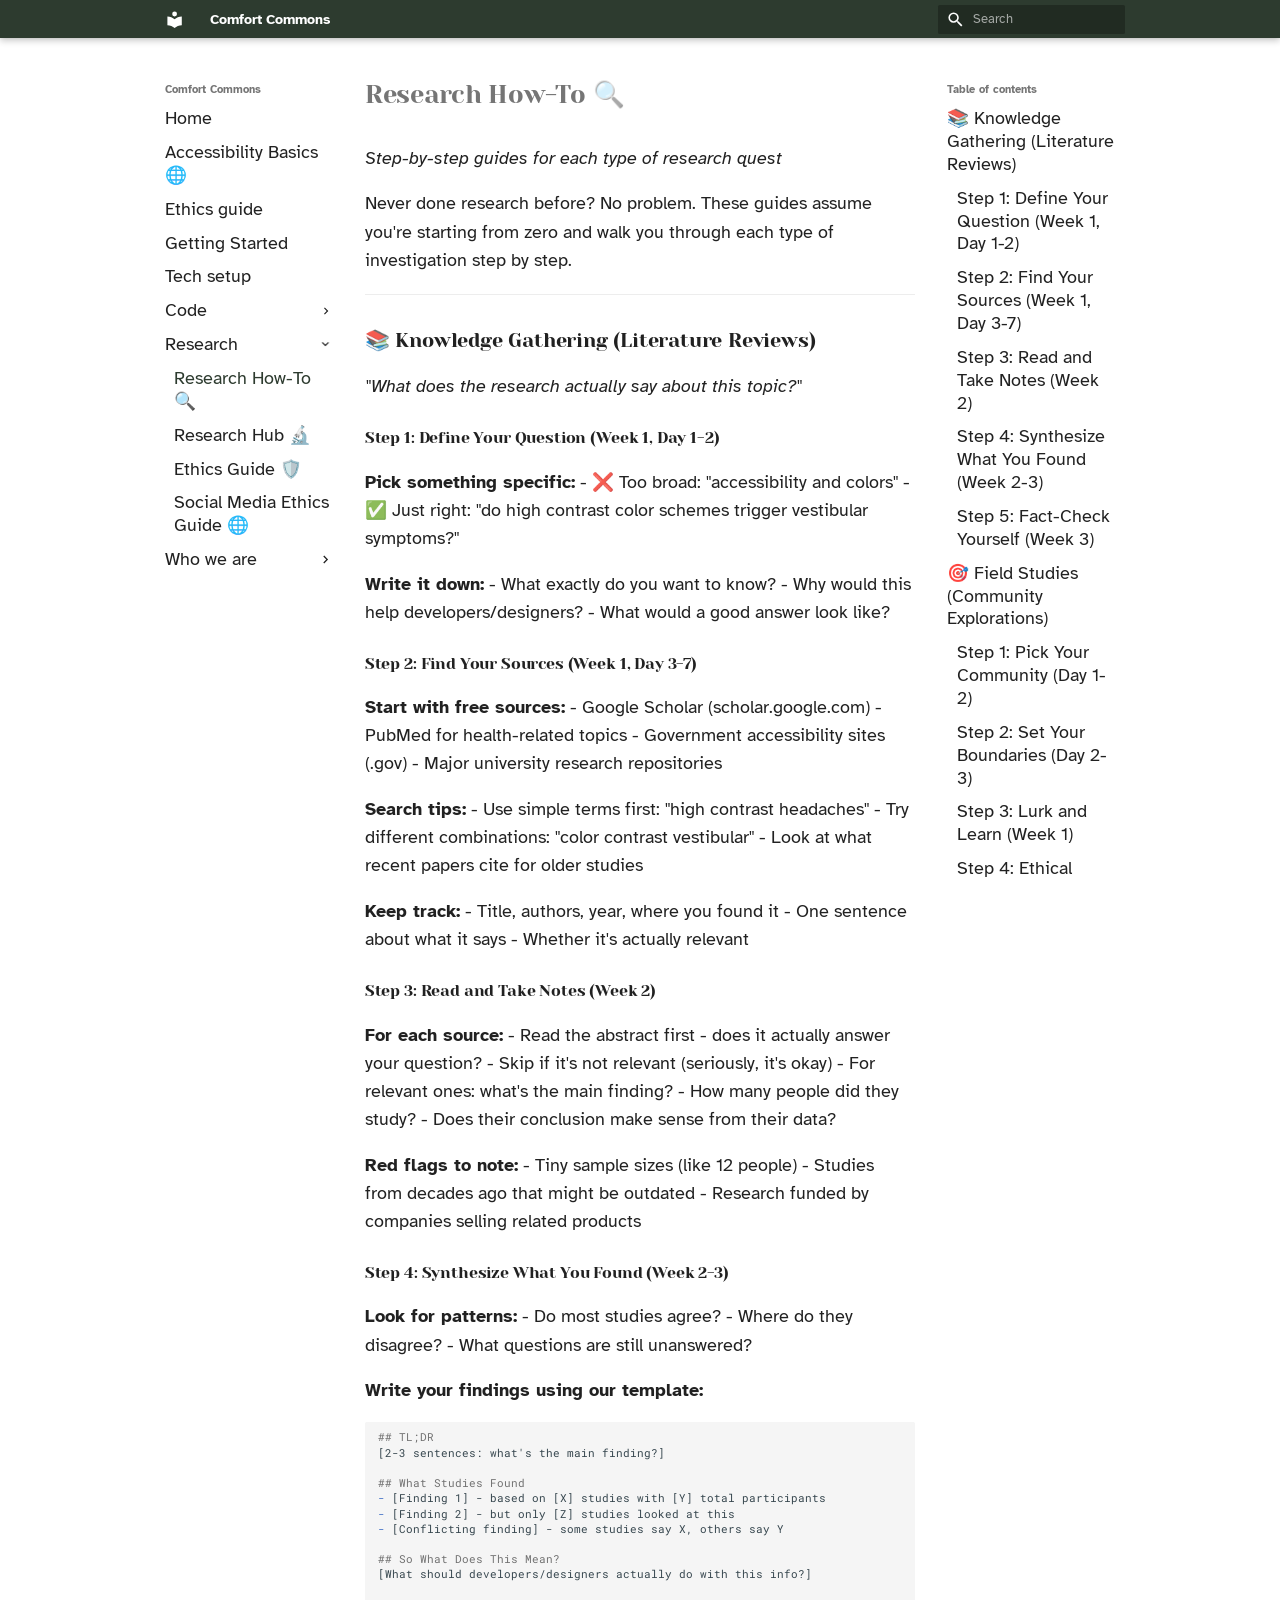
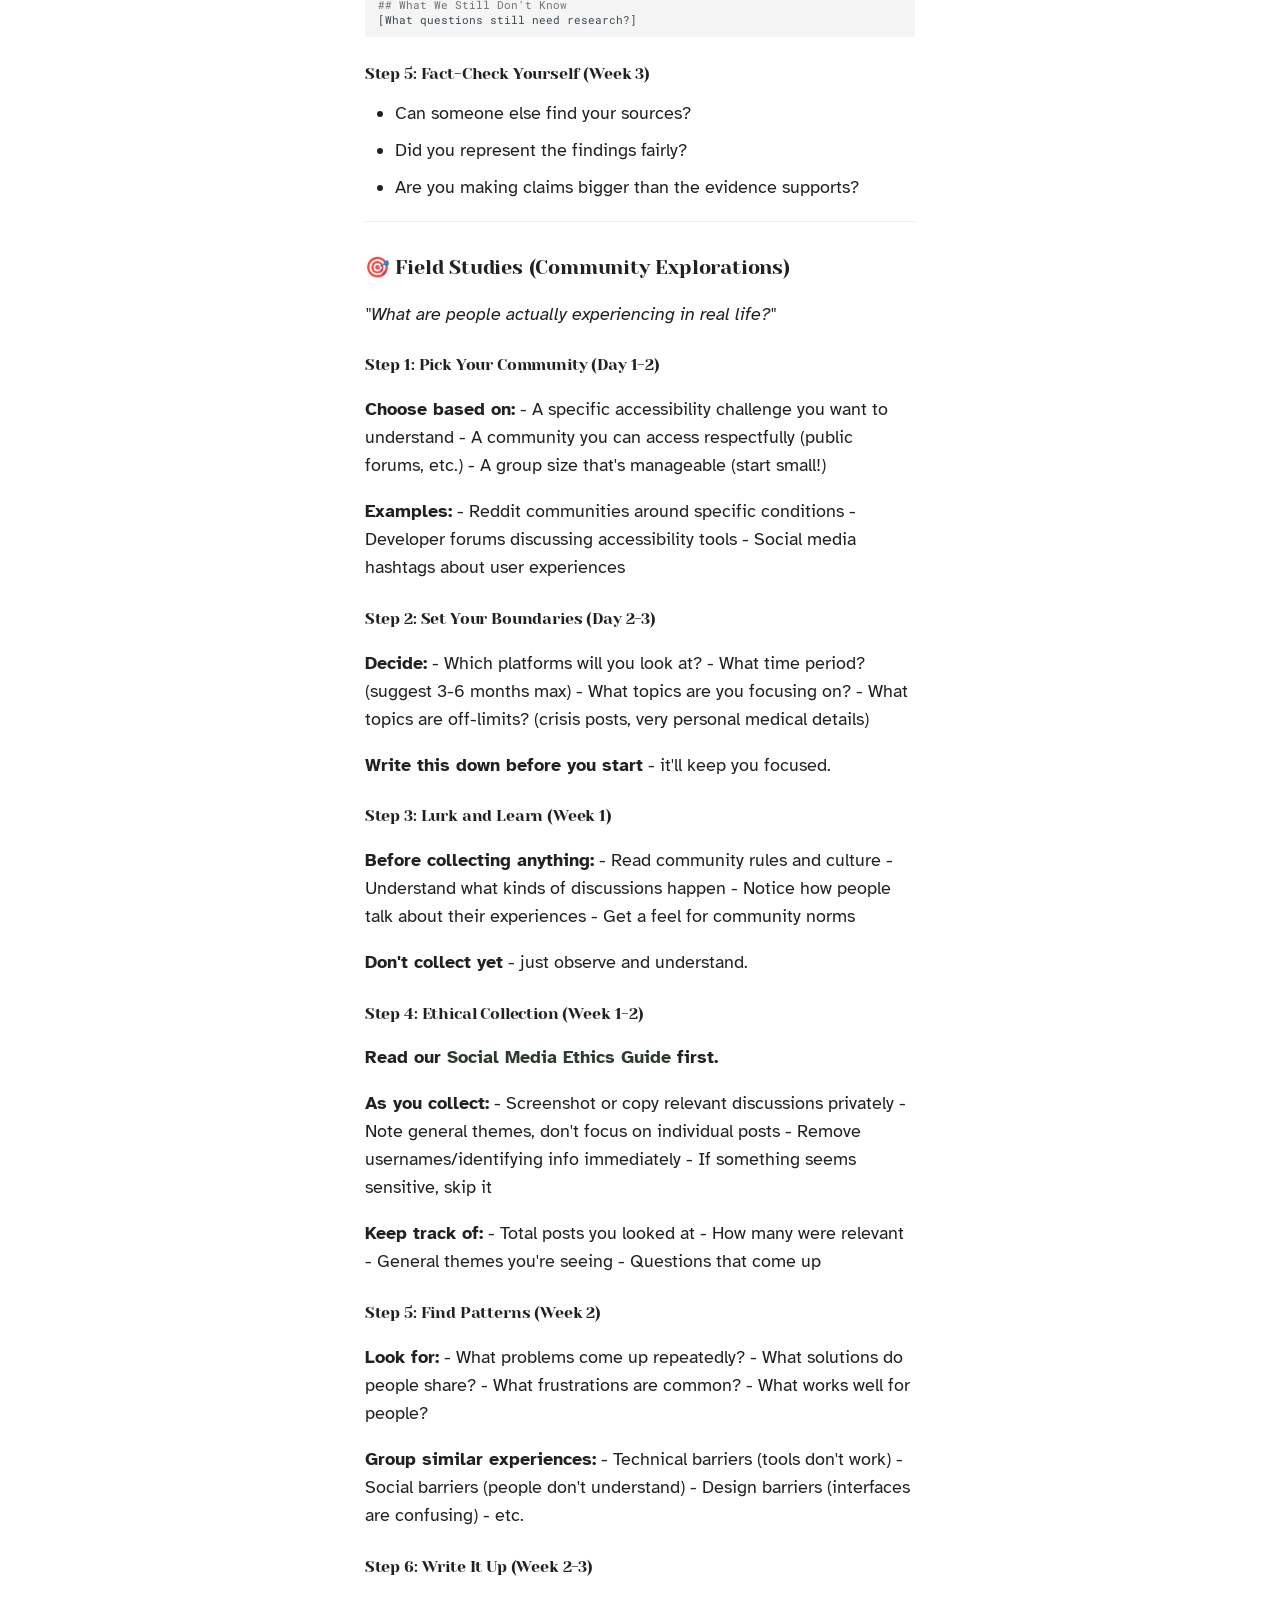
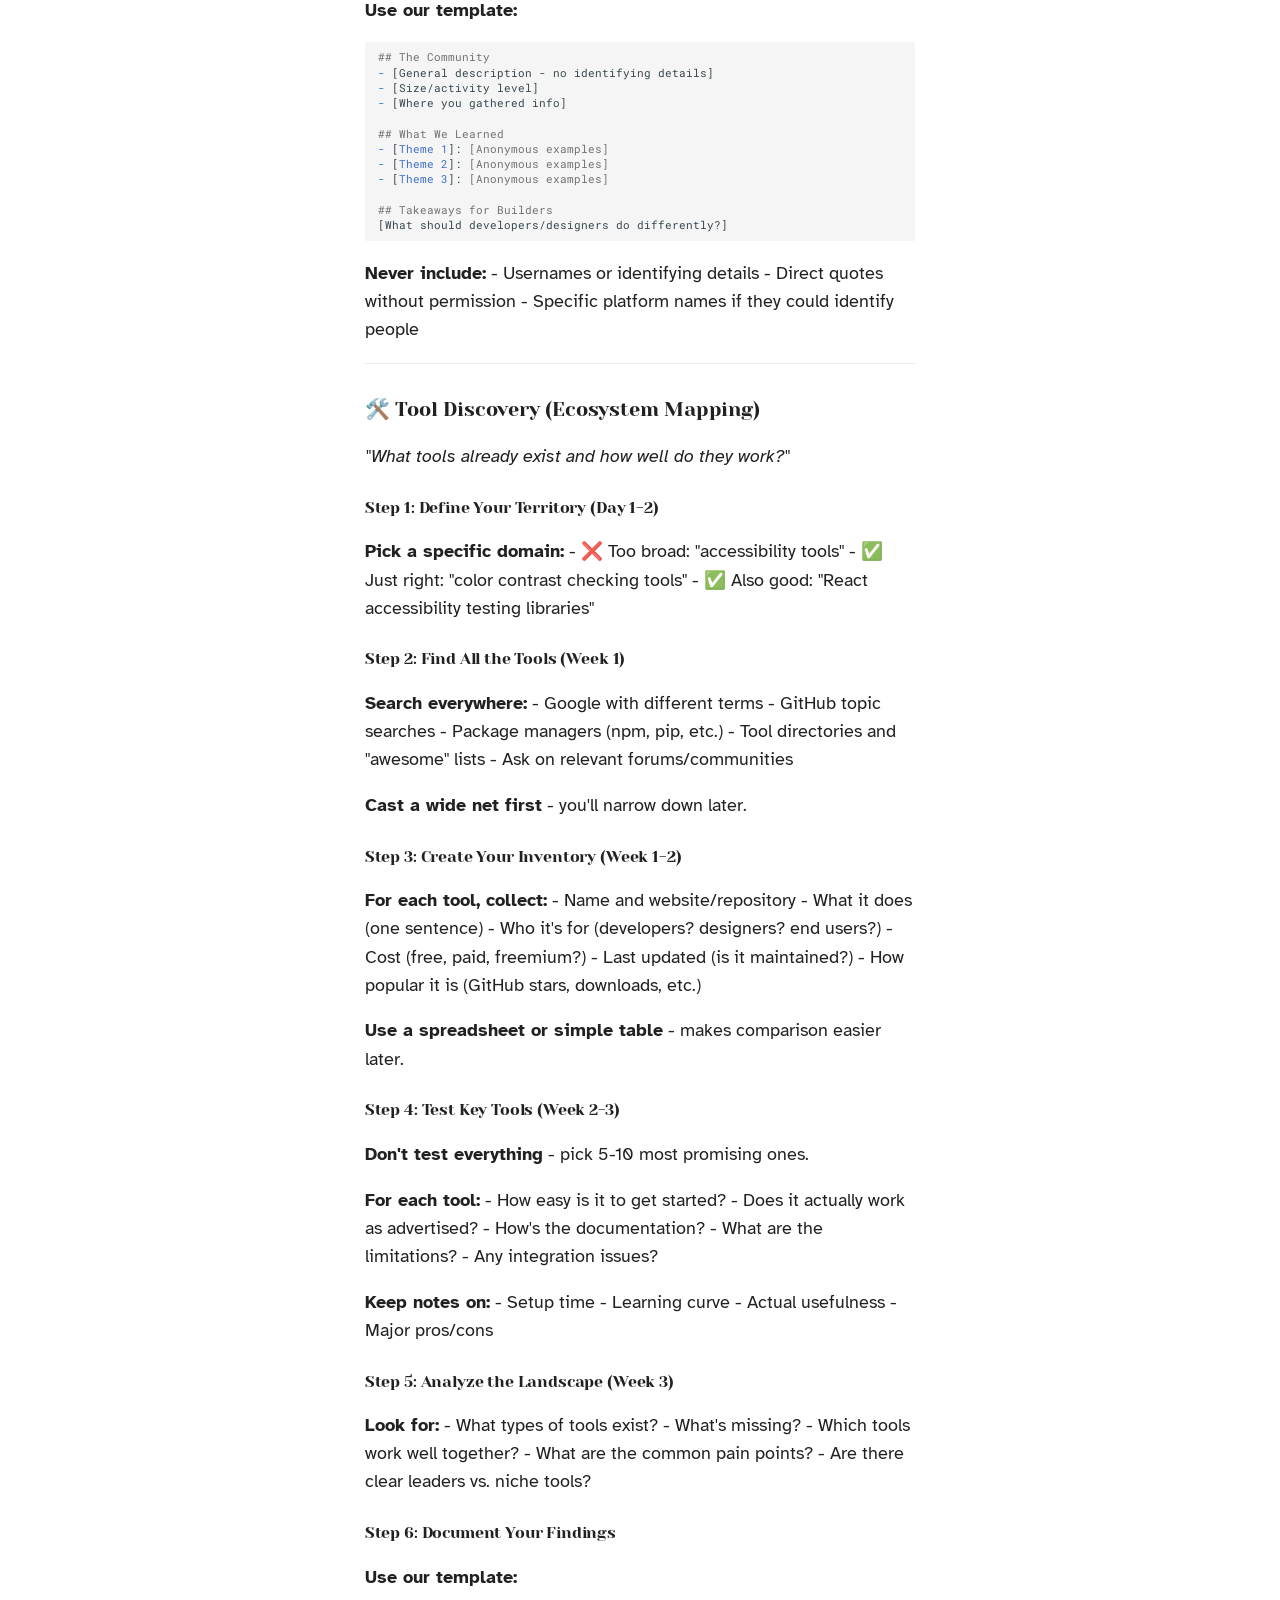
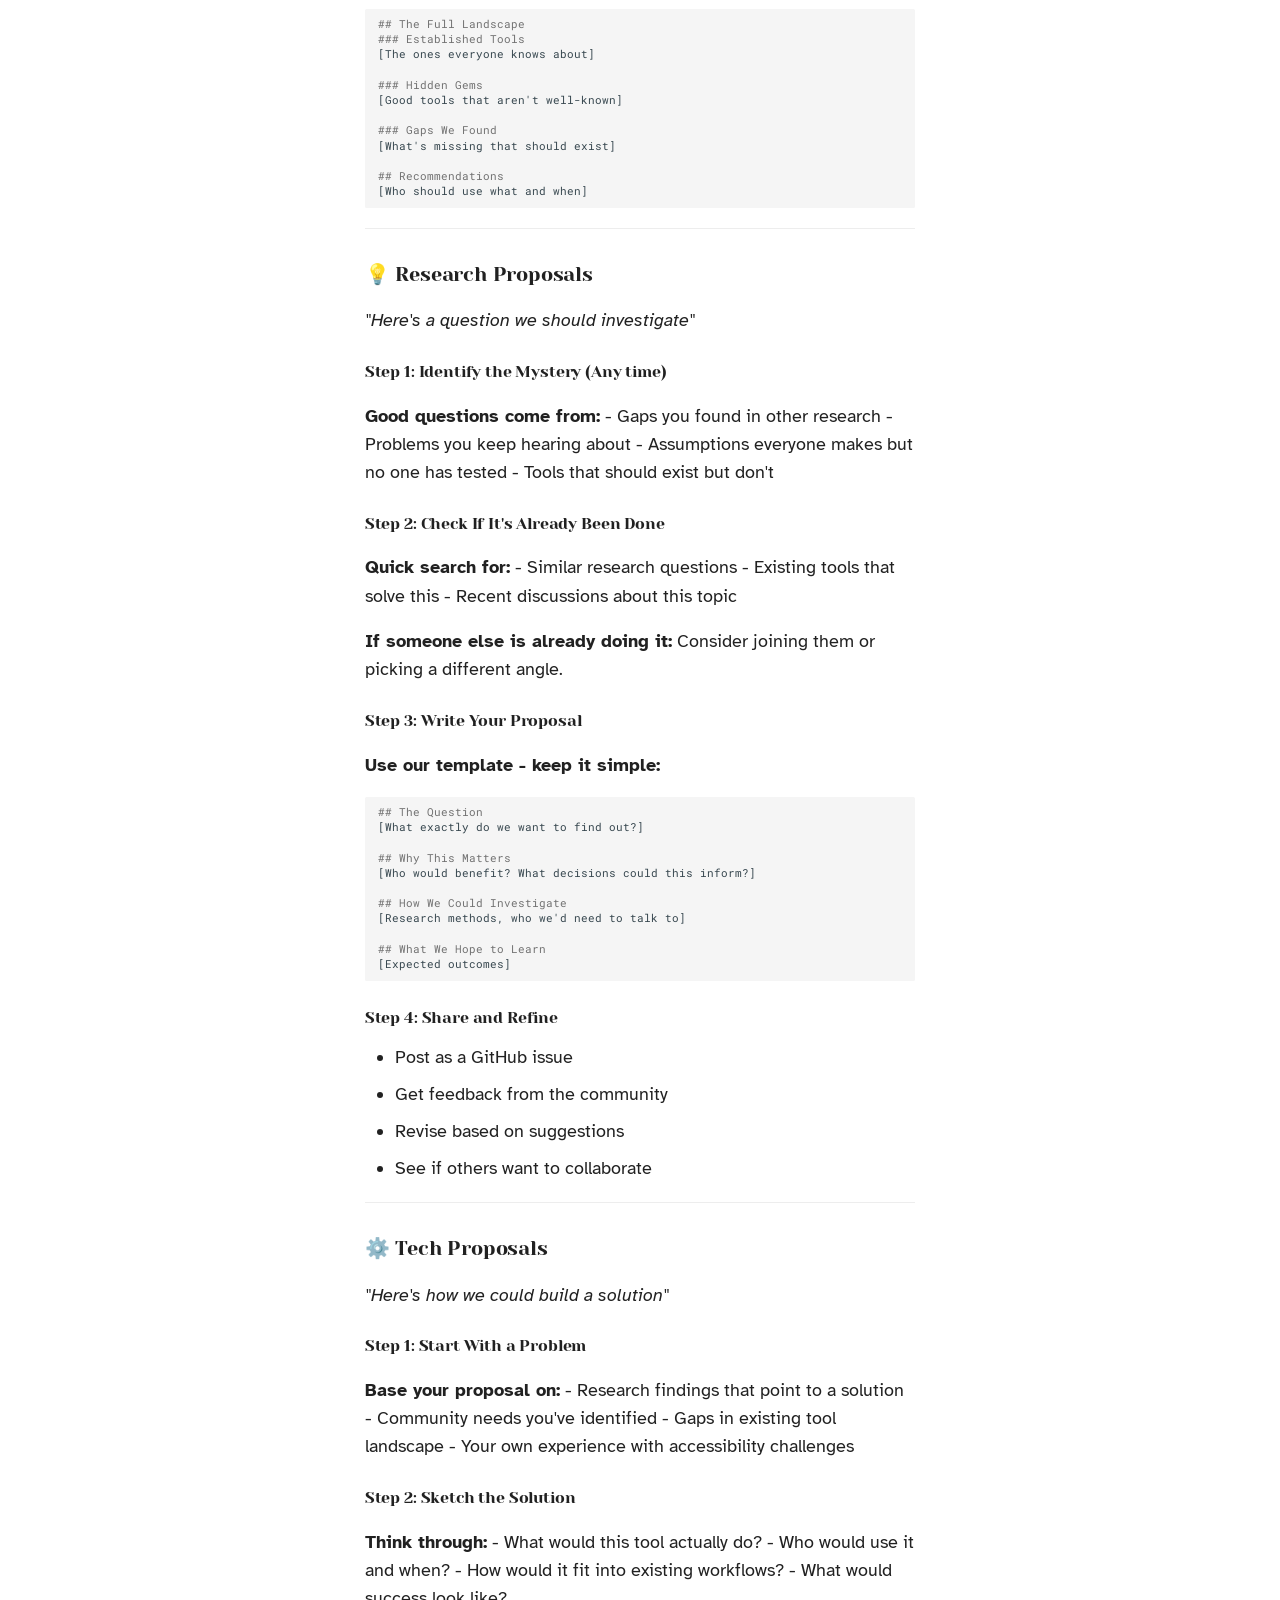
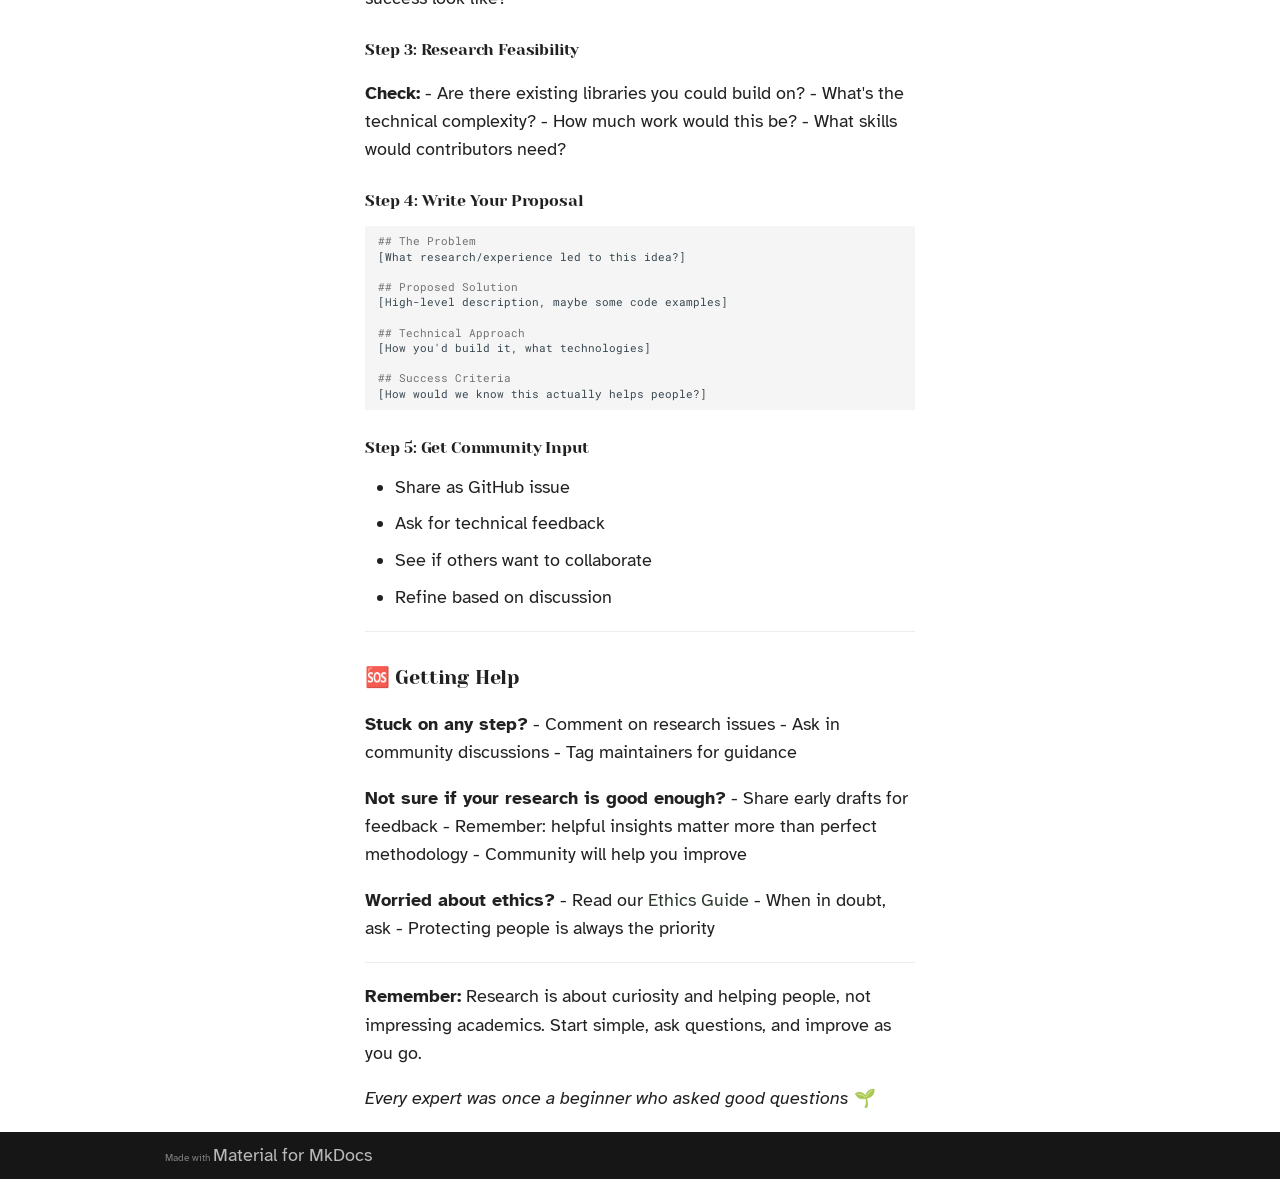
<file: research/how-to-research/index.html>
<!doctype html>
<html lang="en" class="no-js">
  <head>
    
      <meta charset="utf-8">
      <meta name="viewport" content="width=device-width,initial-scale=1">
      
        <meta name="description" content="The Comfort Mode Toolkit Contributor Hub">
      
      
      
        <link rel="canonical" href="https://comfort-mode-toolkit.github.io/wiki/research/how-to-research/">
      
      
        <link rel="prev" href="../../code/code-how-to/">
      
      
        <link rel="next" href="../intro/">
      
      
      <link rel="icon" href="../../assets/images/favicon.png">
      <meta name="generator" content="mkdocs-1.6.1, mkdocs-material-9.6.21">
    
    
      
        <title>Research How-To 🔍 - Comfort Commons</title>
      
    
    
      <link rel="stylesheet" href="../../assets/stylesheets/main.2a3383ac.min.css">
      
        
        <link rel="stylesheet" href="../../assets/stylesheets/palette.06af60db.min.css">
      
      


    
    
      
    
    
      
        
        
        <link rel="preconnect" href="https://fonts.gstatic.com" crossorigin>
        <link rel="stylesheet" href="https://fonts.googleapis.com/css?family=Atkinson+Hyperlegible:300,300i,400,400i,700,700i%7CRoboto+Mono:400,400i,700,700i&display=fallback">
        <style>:root{--md-text-font:"Atkinson Hyperlegible";--md-code-font:"Roboto Mono"}</style>
      
    
    
      <link rel="stylesheet" href="../../stylesheets/extra.css">
    
    <script>__md_scope=new URL("../..",location),__md_hash=e=>[...e].reduce(((e,_)=>(e<<5)-e+_.charCodeAt(0)),0),__md_get=(e,_=localStorage,t=__md_scope)=>JSON.parse(_.getItem(t.pathname+"."+e)),__md_set=(e,_,t=localStorage,a=__md_scope)=>{try{t.setItem(a.pathname+"."+e,JSON.stringify(_))}catch(e){}}</script>
    
      
  


  
  

<script id="__analytics">function __md_analytics(){function e(){dataLayer.push(arguments)}window.dataLayer=window.dataLayer||[],e("js",new Date),e("config","G-C8JPXHVLCH"),document.addEventListener("DOMContentLoaded",(function(){document.forms.search&&document.forms.search.query.addEventListener("blur",(function(){this.value&&e("event","search",{search_term:this.value})}));document$.subscribe((function(){var t=document.forms.feedback;if(void 0!==t)for(var a of t.querySelectorAll("[type=submit]"))a.addEventListener("click",(function(a){a.preventDefault();var n=document.location.pathname,d=this.getAttribute("data-md-value");e("event","feedback",{page:n,data:d}),t.firstElementChild.disabled=!0;var r=t.querySelector(".md-feedback__note [data-md-value='"+d+"']");r&&(r.hidden=!1)})),t.hidden=!1})),location$.subscribe((function(t){e("config","G-C8JPXHVLCH",{page_path:t.pathname})}))}));var t=document.createElement("script");t.async=!0,t.src="https://www.googletagmanager.com/gtag/js?id=G-C8JPXHVLCH",document.getElementById("__analytics").insertAdjacentElement("afterEnd",t)}</script>
  
    <script>"undefined"!=typeof __md_analytics&&__md_analytics()</script>
  

    
    
    
  </head>
  
  
    
    
    
    
    
    <body dir="ltr" data-md-color-scheme="default" data-md-color-primary="custom" data-md-color-accent="indigo">
  
    
    <input class="md-toggle" data-md-toggle="drawer" type="checkbox" id="__drawer" autocomplete="off">
    <input class="md-toggle" data-md-toggle="search" type="checkbox" id="__search" autocomplete="off">
    <label class="md-overlay" for="__drawer"></label>
    <div data-md-component="skip">
      
        
        <a href="#research-how-to" class="md-skip">
          Skip to content
        </a>
      
    </div>
    <div data-md-component="announce">
      
    </div>
    
    
      

  

<header class="md-header md-header--shadow" data-md-component="header">
  <nav class="md-header__inner md-grid" aria-label="Header">
    <a href="../.." title="Comfort Commons" class="md-header__button md-logo" aria-label="Comfort Commons" data-md-component="logo">
      
  
  <svg xmlns="http://www.w3.org/2000/svg" viewBox="0 0 24 24"><path d="M12 8a3 3 0 0 0 3-3 3 3 0 0 0-3-3 3 3 0 0 0-3 3 3 3 0 0 0 3 3m0 3.54C9.64 9.35 6.5 8 3 8v11c3.5 0 6.64 1.35 9 3.54 2.36-2.19 5.5-3.54 9-3.54V8c-3.5 0-6.64 1.35-9 3.54"/></svg>

    </a>
    <label class="md-header__button md-icon" for="__drawer">
      
      <svg xmlns="http://www.w3.org/2000/svg" viewBox="0 0 24 24"><path d="M3 6h18v2H3zm0 5h18v2H3zm0 5h18v2H3z"/></svg>
    </label>
    <div class="md-header__title" data-md-component="header-title">
      <div class="md-header__ellipsis">
        <div class="md-header__topic">
          <span class="md-ellipsis">
            Comfort Commons
          </span>
        </div>
        <div class="md-header__topic" data-md-component="header-topic">
          <span class="md-ellipsis">
            
              Research How-To 🔍
            
          </span>
        </div>
      </div>
    </div>
    
      
    
    
    
    
      
      
        <label class="md-header__button md-icon" for="__search">
          
          <svg xmlns="http://www.w3.org/2000/svg" viewBox="0 0 24 24"><path d="M9.5 3A6.5 6.5 0 0 1 16 9.5c0 1.61-.59 3.09-1.56 4.23l.27.27h.79l5 5-1.5 1.5-5-5v-.79l-.27-.27A6.52 6.52 0 0 1 9.5 16 6.5 6.5 0 0 1 3 9.5 6.5 6.5 0 0 1 9.5 3m0 2C7 5 5 7 5 9.5S7 14 9.5 14 14 12 14 9.5 12 5 9.5 5"/></svg>
        </label>
        <div class="md-search" data-md-component="search" role="dialog">
  <label class="md-search__overlay" for="__search"></label>
  <div class="md-search__inner" role="search">
    <form class="md-search__form" name="search">
      <input type="text" class="md-search__input" name="query" aria-label="Search" placeholder="Search" autocapitalize="off" autocorrect="off" autocomplete="off" spellcheck="false" data-md-component="search-query" required>
      <label class="md-search__icon md-icon" for="__search">
        
        <svg xmlns="http://www.w3.org/2000/svg" viewBox="0 0 24 24"><path d="M9.5 3A6.5 6.5 0 0 1 16 9.5c0 1.61-.59 3.09-1.56 4.23l.27.27h.79l5 5-1.5 1.5-5-5v-.79l-.27-.27A6.52 6.52 0 0 1 9.5 16 6.5 6.5 0 0 1 3 9.5 6.5 6.5 0 0 1 9.5 3m0 2C7 5 5 7 5 9.5S7 14 9.5 14 14 12 14 9.5 12 5 9.5 5"/></svg>
        
        <svg xmlns="http://www.w3.org/2000/svg" viewBox="0 0 24 24"><path d="M20 11v2H8l5.5 5.5-1.42 1.42L4.16 12l7.92-7.92L13.5 5.5 8 11z"/></svg>
      </label>
      <nav class="md-search__options" aria-label="Search">
        
        <button type="reset" class="md-search__icon md-icon" title="Clear" aria-label="Clear" tabindex="-1">
          
          <svg xmlns="http://www.w3.org/2000/svg" viewBox="0 0 24 24"><path d="M19 6.41 17.59 5 12 10.59 6.41 5 5 6.41 10.59 12 5 17.59 6.41 19 12 13.41 17.59 19 19 17.59 13.41 12z"/></svg>
        </button>
      </nav>
      
    </form>
    <div class="md-search__output">
      <div class="md-search__scrollwrap" tabindex="0" data-md-scrollfix>
        <div class="md-search-result" data-md-component="search-result">
          <div class="md-search-result__meta">
            Initializing search
          </div>
          <ol class="md-search-result__list" role="presentation"></ol>
        </div>
      </div>
    </div>
  </div>
</div>
      
    
    
  </nav>
  
</header>
    
    <div class="md-container" data-md-component="container">
      
      
        
          
        
      
      <main class="md-main" data-md-component="main">
        <div class="md-main__inner md-grid">
          
            
              
              <div class="md-sidebar md-sidebar--primary" data-md-component="sidebar" data-md-type="navigation" >
                <div class="md-sidebar__scrollwrap">
                  <div class="md-sidebar__inner">
                    



<nav class="md-nav md-nav--primary" aria-label="Navigation" data-md-level="0">
  <label class="md-nav__title" for="__drawer">
    <a href="../.." title="Comfort Commons" class="md-nav__button md-logo" aria-label="Comfort Commons" data-md-component="logo">
      
  
  <svg xmlns="http://www.w3.org/2000/svg" viewBox="0 0 24 24"><path d="M12 8a3 3 0 0 0 3-3 3 3 0 0 0-3-3 3 3 0 0 0-3 3 3 3 0 0 0 3 3m0 3.54C9.64 9.35 6.5 8 3 8v11c3.5 0 6.64 1.35 9 3.54 2.36-2.19 5.5-3.54 9-3.54V8c-3.5 0-6.64 1.35-9 3.54"/></svg>

    </a>
    Comfort Commons
  </label>
  
  <ul class="md-nav__list" data-md-scrollfix>
    
      
      
  
  
  
  
    <li class="md-nav__item">
      <a href="../.." class="md-nav__link">
        
  
  
  <span class="md-ellipsis">
    Home
    
  </span>
  

      </a>
    </li>
  

    
      
      
  
  
  
  
    <li class="md-nav__item">
      <a href="../../accessibility-basics/" class="md-nav__link">
        
  
  
  <span class="md-ellipsis">
    Accessibility Basics 🌐
    
  </span>
  

      </a>
    </li>
  

    
      
      
  
  
  
  
    <li class="md-nav__item">
      <a href="../../ethics-guide/" class="md-nav__link">
        
  
  
  <span class="md-ellipsis">
    Ethics guide
    
  </span>
  

      </a>
    </li>
  

    
      
      
  
  
  
  
    <li class="md-nav__item">
      <a href="../../getting-started/" class="md-nav__link">
        
  
  
  <span class="md-ellipsis">
    Getting Started
    
  </span>
  

      </a>
    </li>
  

    
      
      
  
  
  
  
    <li class="md-nav__item">
      <a href="../../tech-setup/" class="md-nav__link">
        
  
  
  <span class="md-ellipsis">
    Tech setup
    
  </span>
  

      </a>
    </li>
  

    
      
      
  
  
  
  
    
    
    
    
    
    <li class="md-nav__item md-nav__item--nested">
      
        
        
        <input class="md-nav__toggle md-toggle " type="checkbox" id="__nav_6" >
        
          
          <label class="md-nav__link" for="__nav_6" id="__nav_6_label" tabindex="0">
            
  
  
  <span class="md-ellipsis">
    Code
    
  </span>
  

            <span class="md-nav__icon md-icon"></span>
          </label>
        
        <nav class="md-nav" data-md-level="1" aria-labelledby="__nav_6_label" aria-expanded="false">
          <label class="md-nav__title" for="__nav_6">
            <span class="md-nav__icon md-icon"></span>
            Code
          </label>
          <ul class="md-nav__list" data-md-scrollfix>
            
              
                
  
  
  
  
    <li class="md-nav__item">
      <a href="../../code/code-how-to/" class="md-nav__link">
        
  
  
  <span class="md-ellipsis">
    How to code
    
  </span>
  

      </a>
    </li>
  

              
            
          </ul>
        </nav>
      
    </li>
  

    
      
      
  
  
    
  
  
  
    
    
    
    
    
    <li class="md-nav__item md-nav__item--active md-nav__item--nested">
      
        
        
        <input class="md-nav__toggle md-toggle " type="checkbox" id="__nav_7" checked>
        
          
          <label class="md-nav__link" for="__nav_7" id="__nav_7_label" tabindex="0">
            
  
  
  <span class="md-ellipsis">
    Research
    
  </span>
  

            <span class="md-nav__icon md-icon"></span>
          </label>
        
        <nav class="md-nav" data-md-level="1" aria-labelledby="__nav_7_label" aria-expanded="true">
          <label class="md-nav__title" for="__nav_7">
            <span class="md-nav__icon md-icon"></span>
            Research
          </label>
          <ul class="md-nav__list" data-md-scrollfix>
            
              
                
  
  
    
  
  
  
    <li class="md-nav__item md-nav__item--active">
      
      <input class="md-nav__toggle md-toggle" type="checkbox" id="__toc">
      
      
        
      
      
        <label class="md-nav__link md-nav__link--active" for="__toc">
          
  
  
  <span class="md-ellipsis">
    Research How-To 🔍
    
  </span>
  

          <span class="md-nav__icon md-icon"></span>
        </label>
      
      <a href="./" class="md-nav__link md-nav__link--active">
        
  
  
  <span class="md-ellipsis">
    Research How-To 🔍
    
  </span>
  

      </a>
      
        

<nav class="md-nav md-nav--secondary" aria-label="Table of contents">
  
  
  
    
  
  
    <label class="md-nav__title" for="__toc">
      <span class="md-nav__icon md-icon"></span>
      Table of contents
    </label>
    <ul class="md-nav__list" data-md-component="toc" data-md-scrollfix>
      
        <li class="md-nav__item">
  <a href="#knowledge-gathering-literature-reviews" class="md-nav__link">
    <span class="md-ellipsis">
      📚 Knowledge Gathering (Literature Reviews)
    </span>
  </a>
  
    <nav class="md-nav" aria-label="📚 Knowledge Gathering (Literature Reviews)">
      <ul class="md-nav__list">
        
          <li class="md-nav__item">
  <a href="#step-1-define-your-question-week-1-day-1-2" class="md-nav__link">
    <span class="md-ellipsis">
      Step 1: Define Your Question (Week 1, Day 1-2)
    </span>
  </a>
  
</li>
        
          <li class="md-nav__item">
  <a href="#step-2-find-your-sources-week-1-day-3-7" class="md-nav__link">
    <span class="md-ellipsis">
      Step 2: Find Your Sources (Week 1, Day 3-7)
    </span>
  </a>
  
</li>
        
          <li class="md-nav__item">
  <a href="#step-3-read-and-take-notes-week-2" class="md-nav__link">
    <span class="md-ellipsis">
      Step 3: Read and Take Notes (Week 2)
    </span>
  </a>
  
</li>
        
          <li class="md-nav__item">
  <a href="#step-4-synthesize-what-you-found-week-2-3" class="md-nav__link">
    <span class="md-ellipsis">
      Step 4: Synthesize What You Found (Week 2-3)
    </span>
  </a>
  
</li>
        
          <li class="md-nav__item">
  <a href="#step-5-fact-check-yourself-week-3" class="md-nav__link">
    <span class="md-ellipsis">
      Step 5: Fact-Check Yourself (Week 3)
    </span>
  </a>
  
</li>
        
      </ul>
    </nav>
  
</li>
      
        <li class="md-nav__item">
  <a href="#field-studies-community-explorations" class="md-nav__link">
    <span class="md-ellipsis">
      🎯 Field Studies (Community Explorations)
    </span>
  </a>
  
    <nav class="md-nav" aria-label="🎯 Field Studies (Community Explorations)">
      <ul class="md-nav__list">
        
          <li class="md-nav__item">
  <a href="#step-1-pick-your-community-day-1-2" class="md-nav__link">
    <span class="md-ellipsis">
      Step 1: Pick Your Community (Day 1-2)
    </span>
  </a>
  
</li>
        
          <li class="md-nav__item">
  <a href="#step-2-set-your-boundaries-day-2-3" class="md-nav__link">
    <span class="md-ellipsis">
      Step 2: Set Your Boundaries (Day 2-3)
    </span>
  </a>
  
</li>
        
          <li class="md-nav__item">
  <a href="#step-3-lurk-and-learn-week-1" class="md-nav__link">
    <span class="md-ellipsis">
      Step 3: Lurk and Learn (Week 1)
    </span>
  </a>
  
</li>
        
          <li class="md-nav__item">
  <a href="#step-4-ethical-collection-week-1-2" class="md-nav__link">
    <span class="md-ellipsis">
      Step 4: Ethical Collection (Week 1-2)
    </span>
  </a>
  
</li>
        
          <li class="md-nav__item">
  <a href="#step-5-find-patterns-week-2" class="md-nav__link">
    <span class="md-ellipsis">
      Step 5: Find Patterns (Week 2)
    </span>
  </a>
  
</li>
        
          <li class="md-nav__item">
  <a href="#step-6-write-it-up-week-2-3" class="md-nav__link">
    <span class="md-ellipsis">
      Step 6: Write It Up (Week 2-3)
    </span>
  </a>
  
</li>
        
      </ul>
    </nav>
  
</li>
      
        <li class="md-nav__item">
  <a href="#tool-discovery-ecosystem-mapping" class="md-nav__link">
    <span class="md-ellipsis">
      🛠️ Tool Discovery (Ecosystem Mapping)
    </span>
  </a>
  
    <nav class="md-nav" aria-label="🛠️ Tool Discovery (Ecosystem Mapping)">
      <ul class="md-nav__list">
        
          <li class="md-nav__item">
  <a href="#step-1-define-your-territory-day-1-2" class="md-nav__link">
    <span class="md-ellipsis">
      Step 1: Define Your Territory (Day 1-2)
    </span>
  </a>
  
</li>
        
          <li class="md-nav__item">
  <a href="#step-2-find-all-the-tools-week-1" class="md-nav__link">
    <span class="md-ellipsis">
      Step 2: Find All the Tools (Week 1)
    </span>
  </a>
  
</li>
        
          <li class="md-nav__item">
  <a href="#step-3-create-your-inventory-week-1-2" class="md-nav__link">
    <span class="md-ellipsis">
      Step 3: Create Your Inventory (Week 1-2)
    </span>
  </a>
  
</li>
        
          <li class="md-nav__item">
  <a href="#step-4-test-key-tools-week-2-3" class="md-nav__link">
    <span class="md-ellipsis">
      Step 4: Test Key Tools (Week 2-3)
    </span>
  </a>
  
</li>
        
          <li class="md-nav__item">
  <a href="#step-5-analyze-the-landscape-week-3" class="md-nav__link">
    <span class="md-ellipsis">
      Step 5: Analyze the Landscape (Week 3)
    </span>
  </a>
  
</li>
        
          <li class="md-nav__item">
  <a href="#step-6-document-your-findings" class="md-nav__link">
    <span class="md-ellipsis">
      Step 6: Document Your Findings
    </span>
  </a>
  
</li>
        
      </ul>
    </nav>
  
</li>
      
        <li class="md-nav__item">
  <a href="#research-proposals" class="md-nav__link">
    <span class="md-ellipsis">
      💡 Research Proposals
    </span>
  </a>
  
    <nav class="md-nav" aria-label="💡 Research Proposals">
      <ul class="md-nav__list">
        
          <li class="md-nav__item">
  <a href="#step-1-identify-the-mystery-any-time" class="md-nav__link">
    <span class="md-ellipsis">
      Step 1: Identify the Mystery (Any time)
    </span>
  </a>
  
</li>
        
          <li class="md-nav__item">
  <a href="#step-2-check-if-its-already-been-done" class="md-nav__link">
    <span class="md-ellipsis">
      Step 2: Check If It's Already Been Done
    </span>
  </a>
  
</li>
        
          <li class="md-nav__item">
  <a href="#step-3-write-your-proposal" class="md-nav__link">
    <span class="md-ellipsis">
      Step 3: Write Your Proposal
    </span>
  </a>
  
</li>
        
          <li class="md-nav__item">
  <a href="#step-4-share-and-refine" class="md-nav__link">
    <span class="md-ellipsis">
      Step 4: Share and Refine
    </span>
  </a>
  
</li>
        
      </ul>
    </nav>
  
</li>
      
        <li class="md-nav__item">
  <a href="#tech-proposals" class="md-nav__link">
    <span class="md-ellipsis">
      ⚙️ Tech Proposals
    </span>
  </a>
  
    <nav class="md-nav" aria-label="⚙️ Tech Proposals">
      <ul class="md-nav__list">
        
          <li class="md-nav__item">
  <a href="#step-1-start-with-a-problem" class="md-nav__link">
    <span class="md-ellipsis">
      Step 1: Start With a Problem
    </span>
  </a>
  
</li>
        
          <li class="md-nav__item">
  <a href="#step-2-sketch-the-solution" class="md-nav__link">
    <span class="md-ellipsis">
      Step 2: Sketch the Solution
    </span>
  </a>
  
</li>
        
          <li class="md-nav__item">
  <a href="#step-3-research-feasibility" class="md-nav__link">
    <span class="md-ellipsis">
      Step 3: Research Feasibility
    </span>
  </a>
  
</li>
        
          <li class="md-nav__item">
  <a href="#step-4-write-your-proposal" class="md-nav__link">
    <span class="md-ellipsis">
      Step 4: Write Your Proposal
    </span>
  </a>
  
</li>
        
          <li class="md-nav__item">
  <a href="#step-5-get-community-input" class="md-nav__link">
    <span class="md-ellipsis">
      Step 5: Get Community Input
    </span>
  </a>
  
</li>
        
      </ul>
    </nav>
  
</li>
      
        <li class="md-nav__item">
  <a href="#getting-help" class="md-nav__link">
    <span class="md-ellipsis">
      🆘 Getting Help
    </span>
  </a>
  
</li>
      
    </ul>
  
</nav>
      
    </li>
  

              
            
              
                
  
  
  
  
    <li class="md-nav__item">
      <a href="../intro/" class="md-nav__link">
        
  
  
  <span class="md-ellipsis">
    Research Hub 🔬
    
  </span>
  

      </a>
    </li>
  

              
            
              
                
  
  
  
  
    <li class="md-nav__item">
      <a href="../research-ethics/" class="md-nav__link">
        
  
  
  <span class="md-ellipsis">
    Ethics Guide 🛡️
    
  </span>
  

      </a>
    </li>
  

              
            
              
                
  
  
  
  
    <li class="md-nav__item">
      <a href="../social-media-ethics/" class="md-nav__link">
        
  
  
  <span class="md-ellipsis">
    Social Media Ethics Guide 🌐
    
  </span>
  

      </a>
    </li>
  

              
            
          </ul>
        </nav>
      
    </li>
  

    
      
      
  
  
  
  
    
    
    
    
    
    <li class="md-nav__item md-nav__item--nested">
      
        
        
        <input class="md-nav__toggle md-toggle " type="checkbox" id="__nav_8" >
        
          
          <label class="md-nav__link" for="__nav_8" id="__nav_8_label" tabindex="0">
            
  
  
  <span class="md-ellipsis">
    Who we are
    
  </span>
  

            <span class="md-nav__icon md-icon"></span>
          </label>
        
        <nav class="md-nav" data-md-level="1" aria-labelledby="__nav_8_label" aria-expanded="false">
          <label class="md-nav__title" for="__nav_8">
            <span class="md-nav__icon md-icon"></span>
            Who we are
          </label>
          <ul class="md-nav__list" data-md-scrollfix>
            
              
                
  
  
  
  
    <li class="md-nav__item">
      <a href="../../who%20we%20are/our%20culture/" class="md-nav__link">
        
  
  
  <span class="md-ellipsis">
    Comfort Commons Culture
    
  </span>
  

      </a>
    </li>
  

              
            
              
                
  
  
  
  
    <li class="md-nav__item">
      <a href="../../who%20we%20are/our%20values/" class="md-nav__link">
        
  
  
  <span class="md-ellipsis">
    Our values
    
  </span>
  

      </a>
    </li>
  

              
            
              
                
  
  
  
  
    <li class="md-nav__item">
      <a href="../../who%20we%20are/the%20team/" class="md-nav__link">
        
  
  
  <span class="md-ellipsis">
    The team
    
  </span>
  

      </a>
    </li>
  

              
            
          </ul>
        </nav>
      
    </li>
  

    
  </ul>
</nav>
                  </div>
                </div>
              </div>
            
            
              
              <div class="md-sidebar md-sidebar--secondary" data-md-component="sidebar" data-md-type="toc" >
                <div class="md-sidebar__scrollwrap">
                  <div class="md-sidebar__inner">
                    

<nav class="md-nav md-nav--secondary" aria-label="Table of contents">
  
  
  
    
  
  
    <label class="md-nav__title" for="__toc">
      <span class="md-nav__icon md-icon"></span>
      Table of contents
    </label>
    <ul class="md-nav__list" data-md-component="toc" data-md-scrollfix>
      
        <li class="md-nav__item">
  <a href="#knowledge-gathering-literature-reviews" class="md-nav__link">
    <span class="md-ellipsis">
      📚 Knowledge Gathering (Literature Reviews)
    </span>
  </a>
  
    <nav class="md-nav" aria-label="📚 Knowledge Gathering (Literature Reviews)">
      <ul class="md-nav__list">
        
          <li class="md-nav__item">
  <a href="#step-1-define-your-question-week-1-day-1-2" class="md-nav__link">
    <span class="md-ellipsis">
      Step 1: Define Your Question (Week 1, Day 1-2)
    </span>
  </a>
  
</li>
        
          <li class="md-nav__item">
  <a href="#step-2-find-your-sources-week-1-day-3-7" class="md-nav__link">
    <span class="md-ellipsis">
      Step 2: Find Your Sources (Week 1, Day 3-7)
    </span>
  </a>
  
</li>
        
          <li class="md-nav__item">
  <a href="#step-3-read-and-take-notes-week-2" class="md-nav__link">
    <span class="md-ellipsis">
      Step 3: Read and Take Notes (Week 2)
    </span>
  </a>
  
</li>
        
          <li class="md-nav__item">
  <a href="#step-4-synthesize-what-you-found-week-2-3" class="md-nav__link">
    <span class="md-ellipsis">
      Step 4: Synthesize What You Found (Week 2-3)
    </span>
  </a>
  
</li>
        
          <li class="md-nav__item">
  <a href="#step-5-fact-check-yourself-week-3" class="md-nav__link">
    <span class="md-ellipsis">
      Step 5: Fact-Check Yourself (Week 3)
    </span>
  </a>
  
</li>
        
      </ul>
    </nav>
  
</li>
      
        <li class="md-nav__item">
  <a href="#field-studies-community-explorations" class="md-nav__link">
    <span class="md-ellipsis">
      🎯 Field Studies (Community Explorations)
    </span>
  </a>
  
    <nav class="md-nav" aria-label="🎯 Field Studies (Community Explorations)">
      <ul class="md-nav__list">
        
          <li class="md-nav__item">
  <a href="#step-1-pick-your-community-day-1-2" class="md-nav__link">
    <span class="md-ellipsis">
      Step 1: Pick Your Community (Day 1-2)
    </span>
  </a>
  
</li>
        
          <li class="md-nav__item">
  <a href="#step-2-set-your-boundaries-day-2-3" class="md-nav__link">
    <span class="md-ellipsis">
      Step 2: Set Your Boundaries (Day 2-3)
    </span>
  </a>
  
</li>
        
          <li class="md-nav__item">
  <a href="#step-3-lurk-and-learn-week-1" class="md-nav__link">
    <span class="md-ellipsis">
      Step 3: Lurk and Learn (Week 1)
    </span>
  </a>
  
</li>
        
          <li class="md-nav__item">
  <a href="#step-4-ethical-collection-week-1-2" class="md-nav__link">
    <span class="md-ellipsis">
      Step 4: Ethical Collection (Week 1-2)
    </span>
  </a>
  
</li>
        
          <li class="md-nav__item">
  <a href="#step-5-find-patterns-week-2" class="md-nav__link">
    <span class="md-ellipsis">
      Step 5: Find Patterns (Week 2)
    </span>
  </a>
  
</li>
        
          <li class="md-nav__item">
  <a href="#step-6-write-it-up-week-2-3" class="md-nav__link">
    <span class="md-ellipsis">
      Step 6: Write It Up (Week 2-3)
    </span>
  </a>
  
</li>
        
      </ul>
    </nav>
  
</li>
      
        <li class="md-nav__item">
  <a href="#tool-discovery-ecosystem-mapping" class="md-nav__link">
    <span class="md-ellipsis">
      🛠️ Tool Discovery (Ecosystem Mapping)
    </span>
  </a>
  
    <nav class="md-nav" aria-label="🛠️ Tool Discovery (Ecosystem Mapping)">
      <ul class="md-nav__list">
        
          <li class="md-nav__item">
  <a href="#step-1-define-your-territory-day-1-2" class="md-nav__link">
    <span class="md-ellipsis">
      Step 1: Define Your Territory (Day 1-2)
    </span>
  </a>
  
</li>
        
          <li class="md-nav__item">
  <a href="#step-2-find-all-the-tools-week-1" class="md-nav__link">
    <span class="md-ellipsis">
      Step 2: Find All the Tools (Week 1)
    </span>
  </a>
  
</li>
        
          <li class="md-nav__item">
  <a href="#step-3-create-your-inventory-week-1-2" class="md-nav__link">
    <span class="md-ellipsis">
      Step 3: Create Your Inventory (Week 1-2)
    </span>
  </a>
  
</li>
        
          <li class="md-nav__item">
  <a href="#step-4-test-key-tools-week-2-3" class="md-nav__link">
    <span class="md-ellipsis">
      Step 4: Test Key Tools (Week 2-3)
    </span>
  </a>
  
</li>
        
          <li class="md-nav__item">
  <a href="#step-5-analyze-the-landscape-week-3" class="md-nav__link">
    <span class="md-ellipsis">
      Step 5: Analyze the Landscape (Week 3)
    </span>
  </a>
  
</li>
        
          <li class="md-nav__item">
  <a href="#step-6-document-your-findings" class="md-nav__link">
    <span class="md-ellipsis">
      Step 6: Document Your Findings
    </span>
  </a>
  
</li>
        
      </ul>
    </nav>
  
</li>
      
        <li class="md-nav__item">
  <a href="#research-proposals" class="md-nav__link">
    <span class="md-ellipsis">
      💡 Research Proposals
    </span>
  </a>
  
    <nav class="md-nav" aria-label="💡 Research Proposals">
      <ul class="md-nav__list">
        
          <li class="md-nav__item">
  <a href="#step-1-identify-the-mystery-any-time" class="md-nav__link">
    <span class="md-ellipsis">
      Step 1: Identify the Mystery (Any time)
    </span>
  </a>
  
</li>
        
          <li class="md-nav__item">
  <a href="#step-2-check-if-its-already-been-done" class="md-nav__link">
    <span class="md-ellipsis">
      Step 2: Check If It's Already Been Done
    </span>
  </a>
  
</li>
        
          <li class="md-nav__item">
  <a href="#step-3-write-your-proposal" class="md-nav__link">
    <span class="md-ellipsis">
      Step 3: Write Your Proposal
    </span>
  </a>
  
</li>
        
          <li class="md-nav__item">
  <a href="#step-4-share-and-refine" class="md-nav__link">
    <span class="md-ellipsis">
      Step 4: Share and Refine
    </span>
  </a>
  
</li>
        
      </ul>
    </nav>
  
</li>
      
        <li class="md-nav__item">
  <a href="#tech-proposals" class="md-nav__link">
    <span class="md-ellipsis">
      ⚙️ Tech Proposals
    </span>
  </a>
  
    <nav class="md-nav" aria-label="⚙️ Tech Proposals">
      <ul class="md-nav__list">
        
          <li class="md-nav__item">
  <a href="#step-1-start-with-a-problem" class="md-nav__link">
    <span class="md-ellipsis">
      Step 1: Start With a Problem
    </span>
  </a>
  
</li>
        
          <li class="md-nav__item">
  <a href="#step-2-sketch-the-solution" class="md-nav__link">
    <span class="md-ellipsis">
      Step 2: Sketch the Solution
    </span>
  </a>
  
</li>
        
          <li class="md-nav__item">
  <a href="#step-3-research-feasibility" class="md-nav__link">
    <span class="md-ellipsis">
      Step 3: Research Feasibility
    </span>
  </a>
  
</li>
        
          <li class="md-nav__item">
  <a href="#step-4-write-your-proposal" class="md-nav__link">
    <span class="md-ellipsis">
      Step 4: Write Your Proposal
    </span>
  </a>
  
</li>
        
          <li class="md-nav__item">
  <a href="#step-5-get-community-input" class="md-nav__link">
    <span class="md-ellipsis">
      Step 5: Get Community Input
    </span>
  </a>
  
</li>
        
      </ul>
    </nav>
  
</li>
      
        <li class="md-nav__item">
  <a href="#getting-help" class="md-nav__link">
    <span class="md-ellipsis">
      🆘 Getting Help
    </span>
  </a>
  
</li>
      
    </ul>
  
</nav>
                  </div>
                </div>
              </div>
            
          
          
            <div class="md-content" data-md-component="content">
              <article class="md-content__inner md-typeset">
                
                  



<h1 id="research-how-to">Research How-To 🔍</h1>
<p><em>Step-by-step guides for each type of research quest</em></p>
<p>Never done research before? No problem. These guides assume you're starting from zero and walk you through each type of investigation step by step.</p>
<hr />
<h2 id="knowledge-gathering-literature-reviews">📚 Knowledge Gathering (Literature Reviews)</h2>
<p><em>"What does the research actually say about this topic?"</em></p>
<h3 id="step-1-define-your-question-week-1-day-1-2">Step 1: Define Your Question (Week 1, Day 1-2)</h3>
<p><strong>Pick something specific:</strong>
- ❌ Too broad: "accessibility and colors"
- ✅ Just right: "do high contrast color schemes trigger vestibular symptoms?"</p>
<p><strong>Write it down:</strong>
- What exactly do you want to know?
- Why would this help developers/designers?
- What would a good answer look like?</p>
<h3 id="step-2-find-your-sources-week-1-day-3-7">Step 2: Find Your Sources (Week 1, Day 3-7)</h3>
<p><strong>Start with free sources:</strong>
- Google Scholar (scholar.google.com)
- PubMed for health-related topics
- Government accessibility sites (.gov)
- Major university research repositories</p>
<p><strong>Search tips:</strong>
- Use simple terms first: "high contrast headaches"
- Try different combinations: "color contrast vestibular"
- Look at what recent papers cite for older studies</p>
<p><strong>Keep track:</strong>
- Title, authors, year, where you found it
- One sentence about what it says
- Whether it's actually relevant</p>
<h3 id="step-3-read-and-take-notes-week-2">Step 3: Read and Take Notes (Week 2)</h3>
<p><strong>For each source:</strong>
- Read the abstract first - does it actually answer your question?
- Skip if it's not relevant (seriously, it's okay)
- For relevant ones: what's the main finding?
- How many people did they study?
- Does their conclusion make sense from their data?</p>
<p><strong>Red flags to note:</strong>
- Tiny sample sizes (like 12 people)
- Studies from decades ago that might be outdated
- Research funded by companies selling related products</p>
<h3 id="step-4-synthesize-what-you-found-week-2-3">Step 4: Synthesize What You Found (Week 2-3)</h3>
<p><strong>Look for patterns:</strong>
- Do most studies agree?
- Where do they disagree?
- What questions are still unanswered?</p>
<p><strong>Write your findings using our template:</strong>
<div class="language-markdown highlight"><pre><span></span><code><span id="__span-0-1"><a id="__codelineno-0-1" name="__codelineno-0-1" href="#__codelineno-0-1"></a><span class="gu">## TL;DR</span>
</span><span id="__span-0-2"><a id="__codelineno-0-2" name="__codelineno-0-2" href="#__codelineno-0-2"></a>[2-3 sentences: what&#39;s the main finding?]
</span><span id="__span-0-3"><a id="__codelineno-0-3" name="__codelineno-0-3" href="#__codelineno-0-3"></a>
</span><span id="__span-0-4"><a id="__codelineno-0-4" name="__codelineno-0-4" href="#__codelineno-0-4"></a><span class="gu">## What Studies Found</span>
</span><span id="__span-0-5"><a id="__codelineno-0-5" name="__codelineno-0-5" href="#__codelineno-0-5"></a><span class="k">-</span><span class="w"> </span>[Finding 1] - based on [X] studies with [Y] total participants
</span><span id="__span-0-6"><a id="__codelineno-0-6" name="__codelineno-0-6" href="#__codelineno-0-6"></a><span class="k">-</span><span class="w"> </span>[Finding 2] - but only [Z] studies looked at this
</span><span id="__span-0-7"><a id="__codelineno-0-7" name="__codelineno-0-7" href="#__codelineno-0-7"></a><span class="k">-</span><span class="w"> </span>[Conflicting finding] - some studies say X, others say Y
</span><span id="__span-0-8"><a id="__codelineno-0-8" name="__codelineno-0-8" href="#__codelineno-0-8"></a>
</span><span id="__span-0-9"><a id="__codelineno-0-9" name="__codelineno-0-9" href="#__codelineno-0-9"></a><span class="gu">## So What Does This Mean?</span>
</span><span id="__span-0-10"><a id="__codelineno-0-10" name="__codelineno-0-10" href="#__codelineno-0-10"></a>[What should developers/designers actually do with this info?]
</span><span id="__span-0-11"><a id="__codelineno-0-11" name="__codelineno-0-11" href="#__codelineno-0-11"></a>
</span><span id="__span-0-12"><a id="__codelineno-0-12" name="__codelineno-0-12" href="#__codelineno-0-12"></a><span class="gu">## What We Still Don&#39;t Know</span>
</span><span id="__span-0-13"><a id="__codelineno-0-13" name="__codelineno-0-13" href="#__codelineno-0-13"></a>[What questions still need research?]
</span></code></pre></div></p>
<h3 id="step-5-fact-check-yourself-week-3">Step 5: Fact-Check Yourself (Week 3)</h3>
<ul>
<li>Can someone else find your sources?</li>
<li>Did you represent the findings fairly?</li>
<li>Are you making claims bigger than the evidence supports?</li>
</ul>
<hr />
<h2 id="field-studies-community-explorations">🎯 Field Studies (Community Explorations)</h2>
<p><em>"What are people actually experiencing in real life?"</em></p>
<h3 id="step-1-pick-your-community-day-1-2">Step 1: Pick Your Community (Day 1-2)</h3>
<p><strong>Choose based on:</strong>
- A specific accessibility challenge you want to understand
- A community you can access respectfully (public forums, etc.)
- A group size that's manageable (start small!)</p>
<p><strong>Examples:</strong>
- Reddit communities around specific conditions
- Developer forums discussing accessibility tools
- Social media hashtags about user experiences</p>
<h3 id="step-2-set-your-boundaries-day-2-3">Step 2: Set Your Boundaries (Day 2-3)</h3>
<p><strong>Decide:</strong>
- Which platforms will you look at?
- What time period? (suggest 3-6 months max)
- What topics are you focusing on?
- What topics are off-limits? (crisis posts, very personal medical details)</p>
<p><strong>Write this down before you start</strong> - it'll keep you focused.</p>
<h3 id="step-3-lurk-and-learn-week-1">Step 3: Lurk and Learn (Week 1)</h3>
<p><strong>Before collecting anything:</strong>
- Read community rules and culture
- Understand what kinds of discussions happen
- Notice how people talk about their experiences
- Get a feel for community norms</p>
<p><strong>Don't collect yet</strong> - just observe and understand.</p>
<h3 id="step-4-ethical-collection-week-1-2">Step 4: Ethical Collection (Week 1-2)</h3>
<p><strong>Read our <a href="../social-media-ethics/">Social Media Ethics Guide</a> first.</strong></p>
<p><strong>As you collect:</strong>
- Screenshot or copy relevant discussions privately
- Note general themes, don't focus on individual posts
- Remove usernames/identifying info immediately
- If something seems sensitive, skip it</p>
<p><strong>Keep track of:</strong>
- Total posts you looked at
- How many were relevant
- General themes you're seeing
- Questions that come up</p>
<h3 id="step-5-find-patterns-week-2">Step 5: Find Patterns (Week 2)</h3>
<p><strong>Look for:</strong>
- What problems come up repeatedly?
- What solutions do people share?
- What frustrations are common?
- What works well for people?</p>
<p><strong>Group similar experiences:</strong>
- Technical barriers (tools don't work)
- Social barriers (people don't understand)
- Design barriers (interfaces are confusing)
- etc.</p>
<h3 id="step-6-write-it-up-week-2-3">Step 6: Write It Up (Week 2-3)</h3>
<p><strong>Use our template:</strong>
<div class="language-markdown highlight"><pre><span></span><code><span id="__span-1-1"><a id="__codelineno-1-1" name="__codelineno-1-1" href="#__codelineno-1-1"></a><span class="gu">## The Community</span>
</span><span id="__span-1-2"><a id="__codelineno-1-2" name="__codelineno-1-2" href="#__codelineno-1-2"></a><span class="k">-</span><span class="w"> </span>[General description - no identifying details]
</span><span id="__span-1-3"><a id="__codelineno-1-3" name="__codelineno-1-3" href="#__codelineno-1-3"></a><span class="k">-</span><span class="w"> </span>[Size/activity level]
</span><span id="__span-1-4"><a id="__codelineno-1-4" name="__codelineno-1-4" href="#__codelineno-1-4"></a><span class="k">-</span><span class="w"> </span>[Where you gathered info]
</span><span id="__span-1-5"><a id="__codelineno-1-5" name="__codelineno-1-5" href="#__codelineno-1-5"></a>
</span><span id="__span-1-6"><a id="__codelineno-1-6" name="__codelineno-1-6" href="#__codelineno-1-6"></a><span class="gu">## What We Learned</span>
</span><span id="__span-1-7"><a id="__codelineno-1-7" name="__codelineno-1-7" href="#__codelineno-1-7"></a><span class="k">-</span><span class="w"> </span>[<span class="nl">Theme 1</span>]: <span class="na">[Anonymous examples]</span>
</span><span id="__span-1-8"><a id="__codelineno-1-8" name="__codelineno-1-8" href="#__codelineno-1-8"></a><span class="k">-</span><span class="w"> </span>[<span class="nl">Theme 2</span>]: <span class="na">[Anonymous examples]</span>
</span><span id="__span-1-9"><a id="__codelineno-1-9" name="__codelineno-1-9" href="#__codelineno-1-9"></a><span class="k">-</span><span class="w"> </span>[<span class="nl">Theme 3</span>]: <span class="na">[Anonymous examples]</span>
</span><span id="__span-1-10"><a id="__codelineno-1-10" name="__codelineno-1-10" href="#__codelineno-1-10"></a>
</span><span id="__span-1-11"><a id="__codelineno-1-11" name="__codelineno-1-11" href="#__codelineno-1-11"></a><span class="gu">## Takeaways for Builders</span>
</span><span id="__span-1-12"><a id="__codelineno-1-12" name="__codelineno-1-12" href="#__codelineno-1-12"></a>[What should developers/designers do differently?]
</span></code></pre></div></p>
<p><strong>Never include:</strong>
- Usernames or identifying details
- Direct quotes without permission
- Specific platform names if they could identify people</p>
<hr />
<h2 id="tool-discovery-ecosystem-mapping">🛠️ Tool Discovery (Ecosystem Mapping)</h2>
<p><em>"What tools already exist and how well do they work?"</em></p>
<h3 id="step-1-define-your-territory-day-1-2">Step 1: Define Your Territory (Day 1-2)</h3>
<p><strong>Pick a specific domain:</strong>
- ❌ Too broad: "accessibility tools"
- ✅ Just right: "color contrast checking tools"
- ✅ Also good: "React accessibility testing libraries"</p>
<h3 id="step-2-find-all-the-tools-week-1">Step 2: Find All the Tools (Week 1)</h3>
<p><strong>Search everywhere:</strong>
- Google with different terms
- GitHub topic searches
- Package managers (npm, pip, etc.)
- Tool directories and "awesome" lists
- Ask on relevant forums/communities</p>
<p><strong>Cast a wide net first</strong> - you'll narrow down later.</p>
<h3 id="step-3-create-your-inventory-week-1-2">Step 3: Create Your Inventory (Week 1-2)</h3>
<p><strong>For each tool, collect:</strong>
- Name and website/repository
- What it does (one sentence)
- Who it's for (developers? designers? end users?)
- Cost (free, paid, freemium?)
- Last updated (is it maintained?)
- How popular it is (GitHub stars, downloads, etc.)</p>
<p><strong>Use a spreadsheet or simple table</strong> - makes comparison easier later.</p>
<h3 id="step-4-test-key-tools-week-2-3">Step 4: Test Key Tools (Week 2-3)</h3>
<p><strong>Don't test everything</strong> - pick 5-10 most promising ones.</p>
<p><strong>For each tool:</strong>
- How easy is it to get started?
- Does it actually work as advertised?
- How's the documentation?
- What are the limitations?
- Any integration issues?</p>
<p><strong>Keep notes on:</strong>
- Setup time
- Learning curve
- Actual usefulness
- Major pros/cons</p>
<h3 id="step-5-analyze-the-landscape-week-3">Step 5: Analyze the Landscape (Week 3)</h3>
<p><strong>Look for:</strong>
- What types of tools exist?
- What's missing?
- Which tools work well together?
- What are the common pain points?
- Are there clear leaders vs. niche tools?</p>
<h3 id="step-6-document-your-findings">Step 6: Document Your Findings</h3>
<p><strong>Use our template:</strong>
<div class="language-markdown highlight"><pre><span></span><code><span id="__span-2-1"><a id="__codelineno-2-1" name="__codelineno-2-1" href="#__codelineno-2-1"></a><span class="gu">## The Full Landscape</span>
</span><span id="__span-2-2"><a id="__codelineno-2-2" name="__codelineno-2-2" href="#__codelineno-2-2"></a><span class="gu">### Established Tools</span>
</span><span id="__span-2-3"><a id="__codelineno-2-3" name="__codelineno-2-3" href="#__codelineno-2-3"></a>[The ones everyone knows about]
</span><span id="__span-2-4"><a id="__codelineno-2-4" name="__codelineno-2-4" href="#__codelineno-2-4"></a>
</span><span id="__span-2-5"><a id="__codelineno-2-5" name="__codelineno-2-5" href="#__codelineno-2-5"></a><span class="gu">### Hidden Gems</span>
</span><span id="__span-2-6"><a id="__codelineno-2-6" name="__codelineno-2-6" href="#__codelineno-2-6"></a>[Good tools that aren&#39;t well-known]
</span><span id="__span-2-7"><a id="__codelineno-2-7" name="__codelineno-2-7" href="#__codelineno-2-7"></a>
</span><span id="__span-2-8"><a id="__codelineno-2-8" name="__codelineno-2-8" href="#__codelineno-2-8"></a><span class="gu">### Gaps We Found</span>
</span><span id="__span-2-9"><a id="__codelineno-2-9" name="__codelineno-2-9" href="#__codelineno-2-9"></a>[What&#39;s missing that should exist]
</span><span id="__span-2-10"><a id="__codelineno-2-10" name="__codelineno-2-10" href="#__codelineno-2-10"></a>
</span><span id="__span-2-11"><a id="__codelineno-2-11" name="__codelineno-2-11" href="#__codelineno-2-11"></a><span class="gu">## Recommendations</span>
</span><span id="__span-2-12"><a id="__codelineno-2-12" name="__codelineno-2-12" href="#__codelineno-2-12"></a>[Who should use what and when]
</span></code></pre></div></p>
<hr />
<h2 id="research-proposals">💡 Research Proposals</h2>
<p><em>"Here's a question we should investigate"</em></p>
<h3 id="step-1-identify-the-mystery-any-time">Step 1: Identify the Mystery (Any time)</h3>
<p><strong>Good questions come from:</strong>
- Gaps you found in other research
- Problems you keep hearing about
- Assumptions everyone makes but no one has tested
- Tools that should exist but don't</p>
<h3 id="step-2-check-if-its-already-been-done">Step 2: Check If It's Already Been Done</h3>
<p><strong>Quick search for:</strong>
- Similar research questions
- Existing tools that solve this
- Recent discussions about this topic</p>
<p><strong>If someone else is already doing it:</strong> Consider joining them or picking a different angle.</p>
<h3 id="step-3-write-your-proposal">Step 3: Write Your Proposal</h3>
<p><strong>Use our template - keep it simple:</strong>
<div class="language-markdown highlight"><pre><span></span><code><span id="__span-3-1"><a id="__codelineno-3-1" name="__codelineno-3-1" href="#__codelineno-3-1"></a><span class="gu">## The Question</span>
</span><span id="__span-3-2"><a id="__codelineno-3-2" name="__codelineno-3-2" href="#__codelineno-3-2"></a>[What exactly do we want to find out?]
</span><span id="__span-3-3"><a id="__codelineno-3-3" name="__codelineno-3-3" href="#__codelineno-3-3"></a>
</span><span id="__span-3-4"><a id="__codelineno-3-4" name="__codelineno-3-4" href="#__codelineno-3-4"></a><span class="gu">## Why This Matters</span>
</span><span id="__span-3-5"><a id="__codelineno-3-5" name="__codelineno-3-5" href="#__codelineno-3-5"></a>[Who would benefit? What decisions could this inform?]
</span><span id="__span-3-6"><a id="__codelineno-3-6" name="__codelineno-3-6" href="#__codelineno-3-6"></a>
</span><span id="__span-3-7"><a id="__codelineno-3-7" name="__codelineno-3-7" href="#__codelineno-3-7"></a><span class="gu">## How We Could Investigate</span>
</span><span id="__span-3-8"><a id="__codelineno-3-8" name="__codelineno-3-8" href="#__codelineno-3-8"></a>[Research methods, who we&#39;d need to talk to]
</span><span id="__span-3-9"><a id="__codelineno-3-9" name="__codelineno-3-9" href="#__codelineno-3-9"></a>
</span><span id="__span-3-10"><a id="__codelineno-3-10" name="__codelineno-3-10" href="#__codelineno-3-10"></a><span class="gu">## What We Hope to Learn</span>
</span><span id="__span-3-11"><a id="__codelineno-3-11" name="__codelineno-3-11" href="#__codelineno-3-11"></a>[Expected outcomes]
</span></code></pre></div></p>
<h3 id="step-4-share-and-refine">Step 4: Share and Refine</h3>
<ul>
<li>Post as a GitHub issue</li>
<li>Get feedback from the community</li>
<li>Revise based on suggestions</li>
<li>See if others want to collaborate</li>
</ul>
<hr />
<h2 id="tech-proposals">⚙️ Tech Proposals</h2>
<p><em>"Here's how we could build a solution"</em></p>
<h3 id="step-1-start-with-a-problem">Step 1: Start With a Problem</h3>
<p><strong>Base your proposal on:</strong>
- Research findings that point to a solution
- Community needs you've identified
- Gaps in existing tool landscape
- Your own experience with accessibility challenges</p>
<h3 id="step-2-sketch-the-solution">Step 2: Sketch the Solution</h3>
<p><strong>Think through:</strong>
- What would this tool actually do?
- Who would use it and when?
- How would it fit into existing workflows?
- What would success look like?</p>
<h3 id="step-3-research-feasibility">Step 3: Research Feasibility</h3>
<p><strong>Check:</strong>
- Are there existing libraries you could build on?
- What's the technical complexity?
- How much work would this be?
- What skills would contributors need?</p>
<h3 id="step-4-write-your-proposal">Step 4: Write Your Proposal</h3>
<div class="language-markdown highlight"><pre><span></span><code><span id="__span-4-1"><a id="__codelineno-4-1" name="__codelineno-4-1" href="#__codelineno-4-1"></a><span class="gu">## The Problem</span>
</span><span id="__span-4-2"><a id="__codelineno-4-2" name="__codelineno-4-2" href="#__codelineno-4-2"></a>[What research/experience led to this idea?]
</span><span id="__span-4-3"><a id="__codelineno-4-3" name="__codelineno-4-3" href="#__codelineno-4-3"></a>
</span><span id="__span-4-4"><a id="__codelineno-4-4" name="__codelineno-4-4" href="#__codelineno-4-4"></a><span class="gu">## Proposed Solution</span>
</span><span id="__span-4-5"><a id="__codelineno-4-5" name="__codelineno-4-5" href="#__codelineno-4-5"></a>[High-level description, maybe some code examples]
</span><span id="__span-4-6"><a id="__codelineno-4-6" name="__codelineno-4-6" href="#__codelineno-4-6"></a>
</span><span id="__span-4-7"><a id="__codelineno-4-7" name="__codelineno-4-7" href="#__codelineno-4-7"></a><span class="gu">## Technical Approach</span>
</span><span id="__span-4-8"><a id="__codelineno-4-8" name="__codelineno-4-8" href="#__codelineno-4-8"></a>[How you&#39;d build it, what technologies]
</span><span id="__span-4-9"><a id="__codelineno-4-9" name="__codelineno-4-9" href="#__codelineno-4-9"></a>
</span><span id="__span-4-10"><a id="__codelineno-4-10" name="__codelineno-4-10" href="#__codelineno-4-10"></a><span class="gu">## Success Criteria</span>
</span><span id="__span-4-11"><a id="__codelineno-4-11" name="__codelineno-4-11" href="#__codelineno-4-11"></a>[How would we know this actually helps people?]
</span></code></pre></div>
<h3 id="step-5-get-community-input">Step 5: Get Community Input</h3>
<ul>
<li>Share as GitHub issue</li>
<li>Ask for technical feedback</li>
<li>See if others want to collaborate</li>
<li>Refine based on discussion</li>
</ul>
<hr />
<h2 id="getting-help">🆘 Getting Help</h2>
<p><strong>Stuck on any step?</strong>
- Comment on research issues
- Ask in community discussions
- Tag maintainers for guidance</p>
<p><strong>Not sure if your research is good enough?</strong>
- Share early drafts for feedback
- Remember: helpful insights matter more than perfect methodology
- Community will help you improve</p>
<p><strong>Worried about ethics?</strong>
- Read our <a href="../research-ethics/">Ethics Guide</a>
- When in doubt, ask
- Protecting people is always the priority</p>
<hr />
<p><strong>Remember:</strong> Research is about curiosity and helping people, not impressing academics. Start simple, ask questions, and improve as you go.</p>
<p><em>Every expert was once a beginner who asked good questions</em> 🌱</p>









  




                
              </article>
            </div>
          
          
<script>var target=document.getElementById(location.hash.slice(1));target&&target.name&&(target.checked=target.name.startsWith("__tabbed_"))</script>
        </div>
        
      </main>
      
        <footer class="md-footer">
  
  <div class="md-footer-meta md-typeset">
    <div class="md-footer-meta__inner md-grid">
      <div class="md-copyright">
  
  
    Made with
    <a href="https://squidfunk.github.io/mkdocs-material/" target="_blank" rel="noopener">
      Material for MkDocs
    </a>
  
</div>
      
    </div>
  </div>
</footer>
      
    </div>
    <div class="md-dialog" data-md-component="dialog">
      <div class="md-dialog__inner md-typeset"></div>
    </div>
    
    
    
      
      <script id="__config" type="application/json">{"base": "../..", "features": ["content.action.edit"], "search": "../../assets/javascripts/workers/search.973d3a69.min.js", "tags": null, "translations": {"clipboard.copied": "Copied to clipboard", "clipboard.copy": "Copy to clipboard", "search.result.more.one": "1 more on this page", "search.result.more.other": "# more on this page", "search.result.none": "No matching documents", "search.result.one": "1 matching document", "search.result.other": "# matching documents", "search.result.placeholder": "Type to start searching", "search.result.term.missing": "Missing", "select.version": "Select version"}, "version": null}</script>
    
    
      <script src="../../assets/javascripts/bundle.f55a23d4.min.js"></script>
      
    
  </body>
</html>
</file>
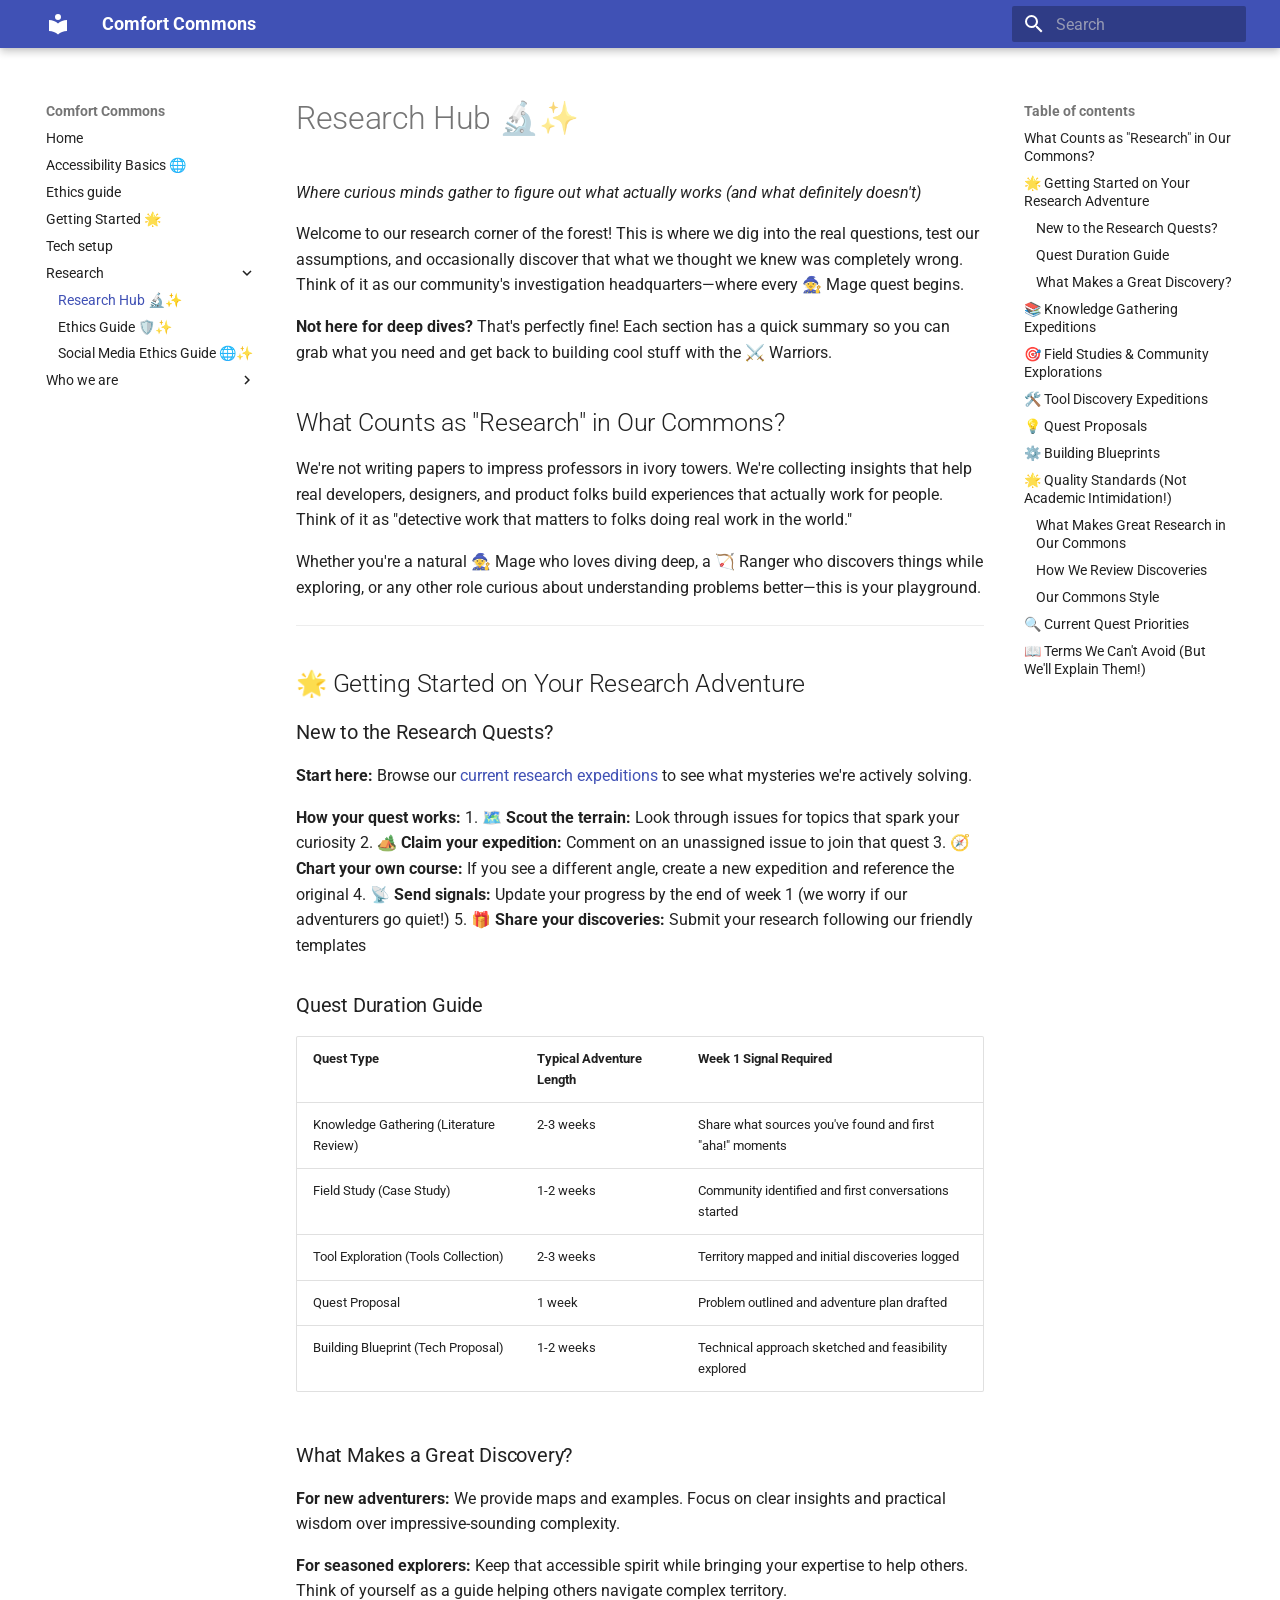
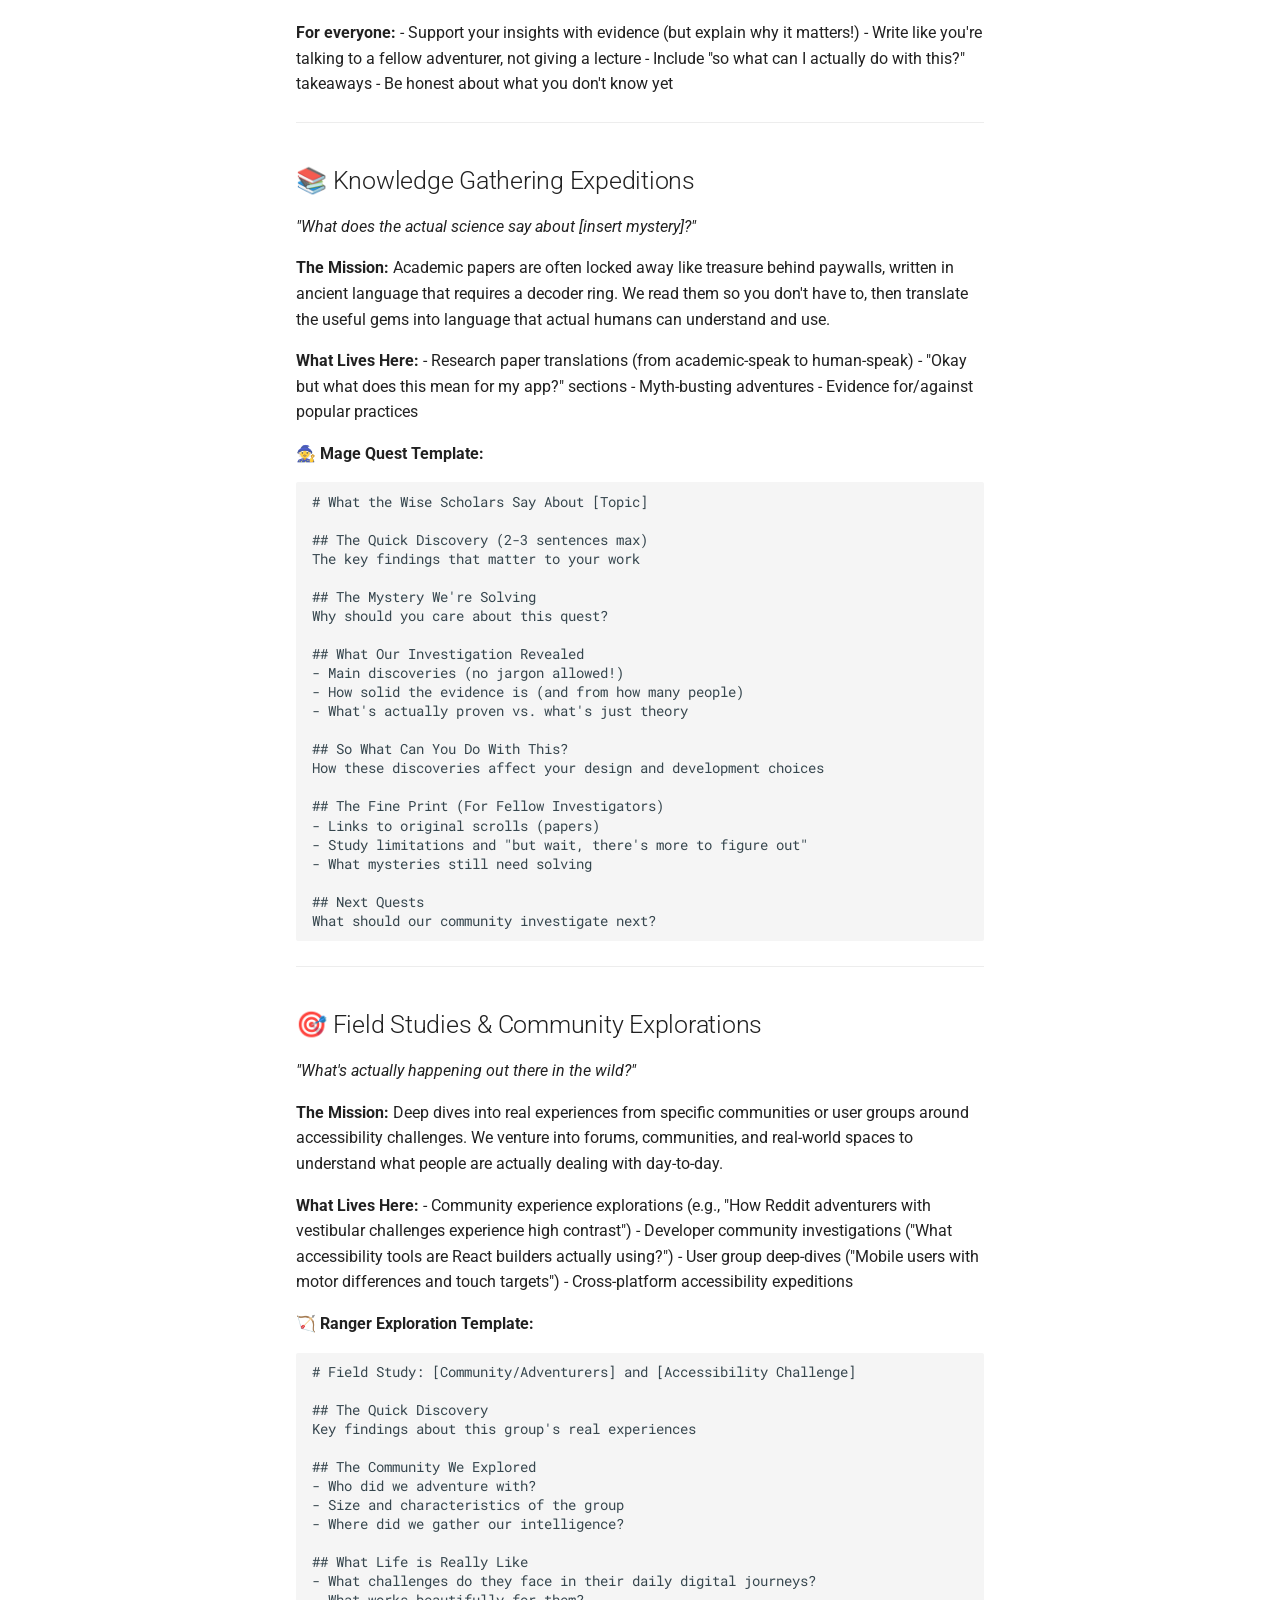
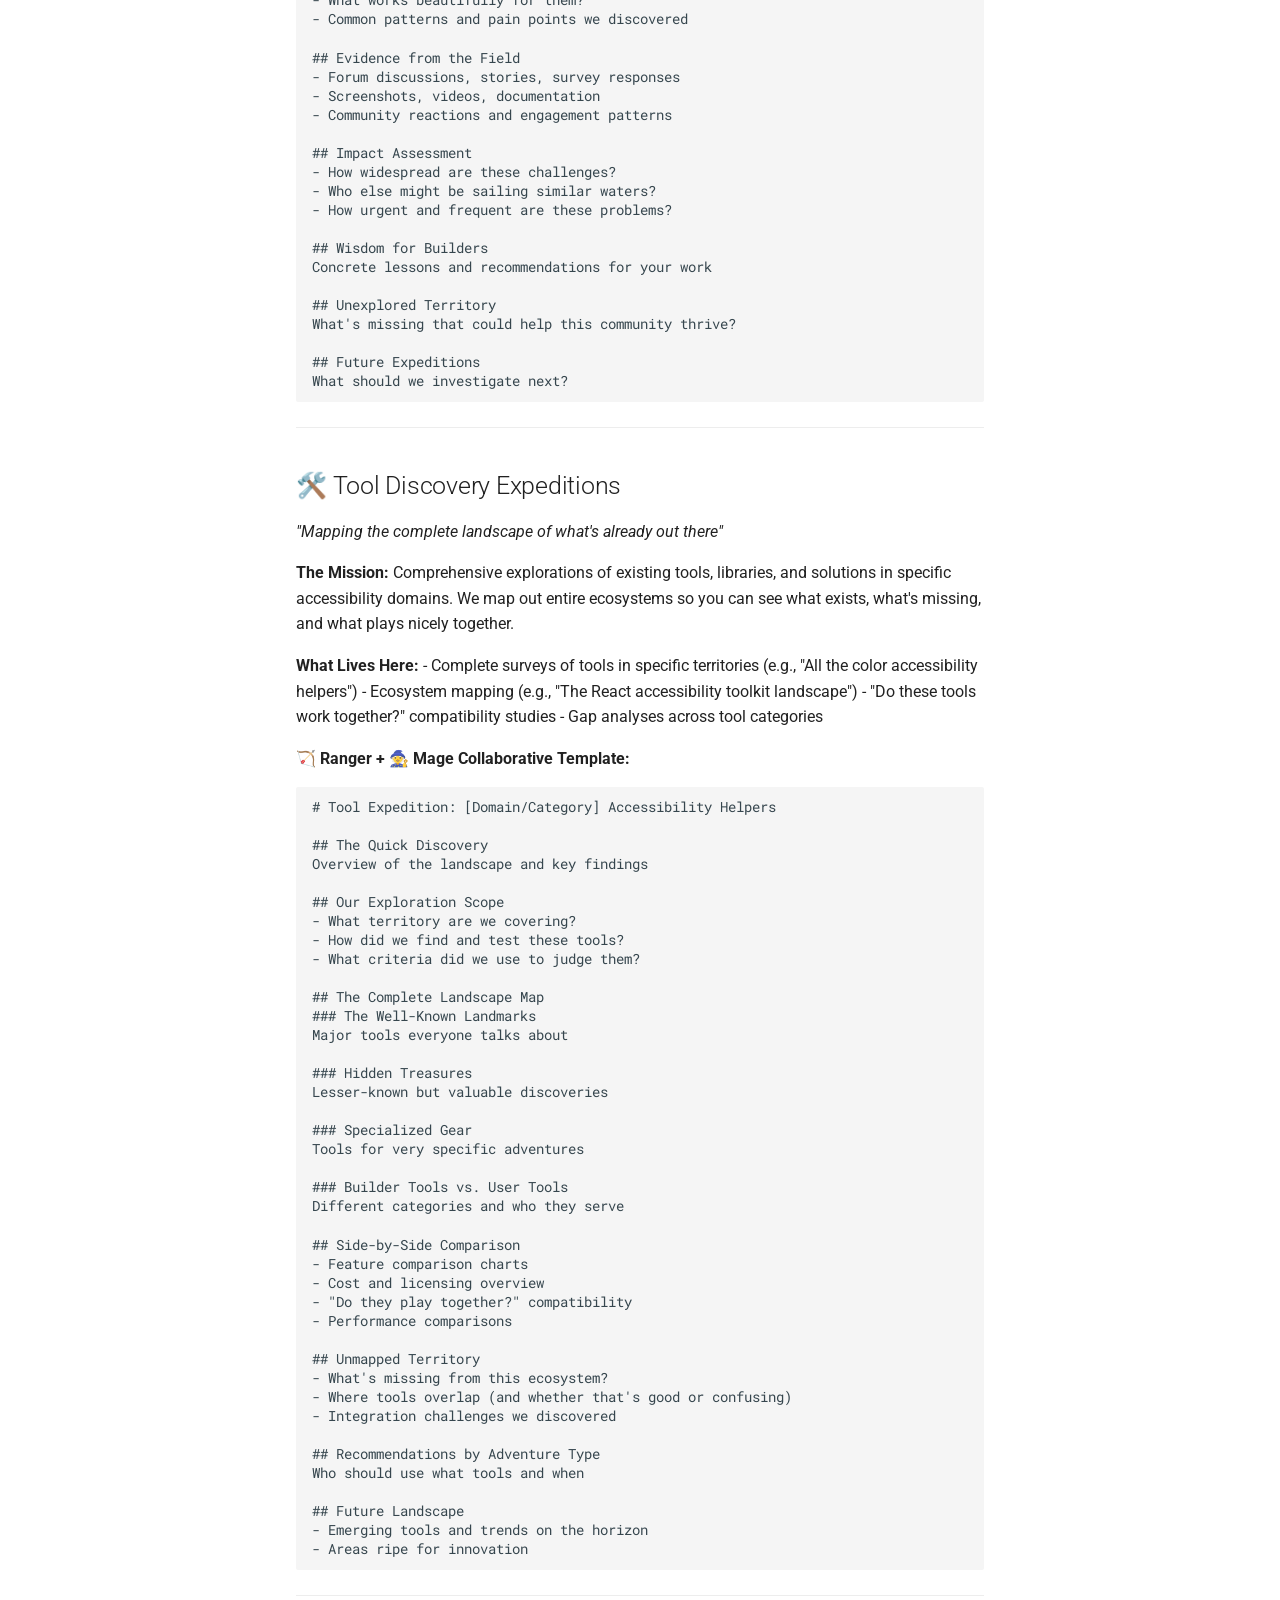
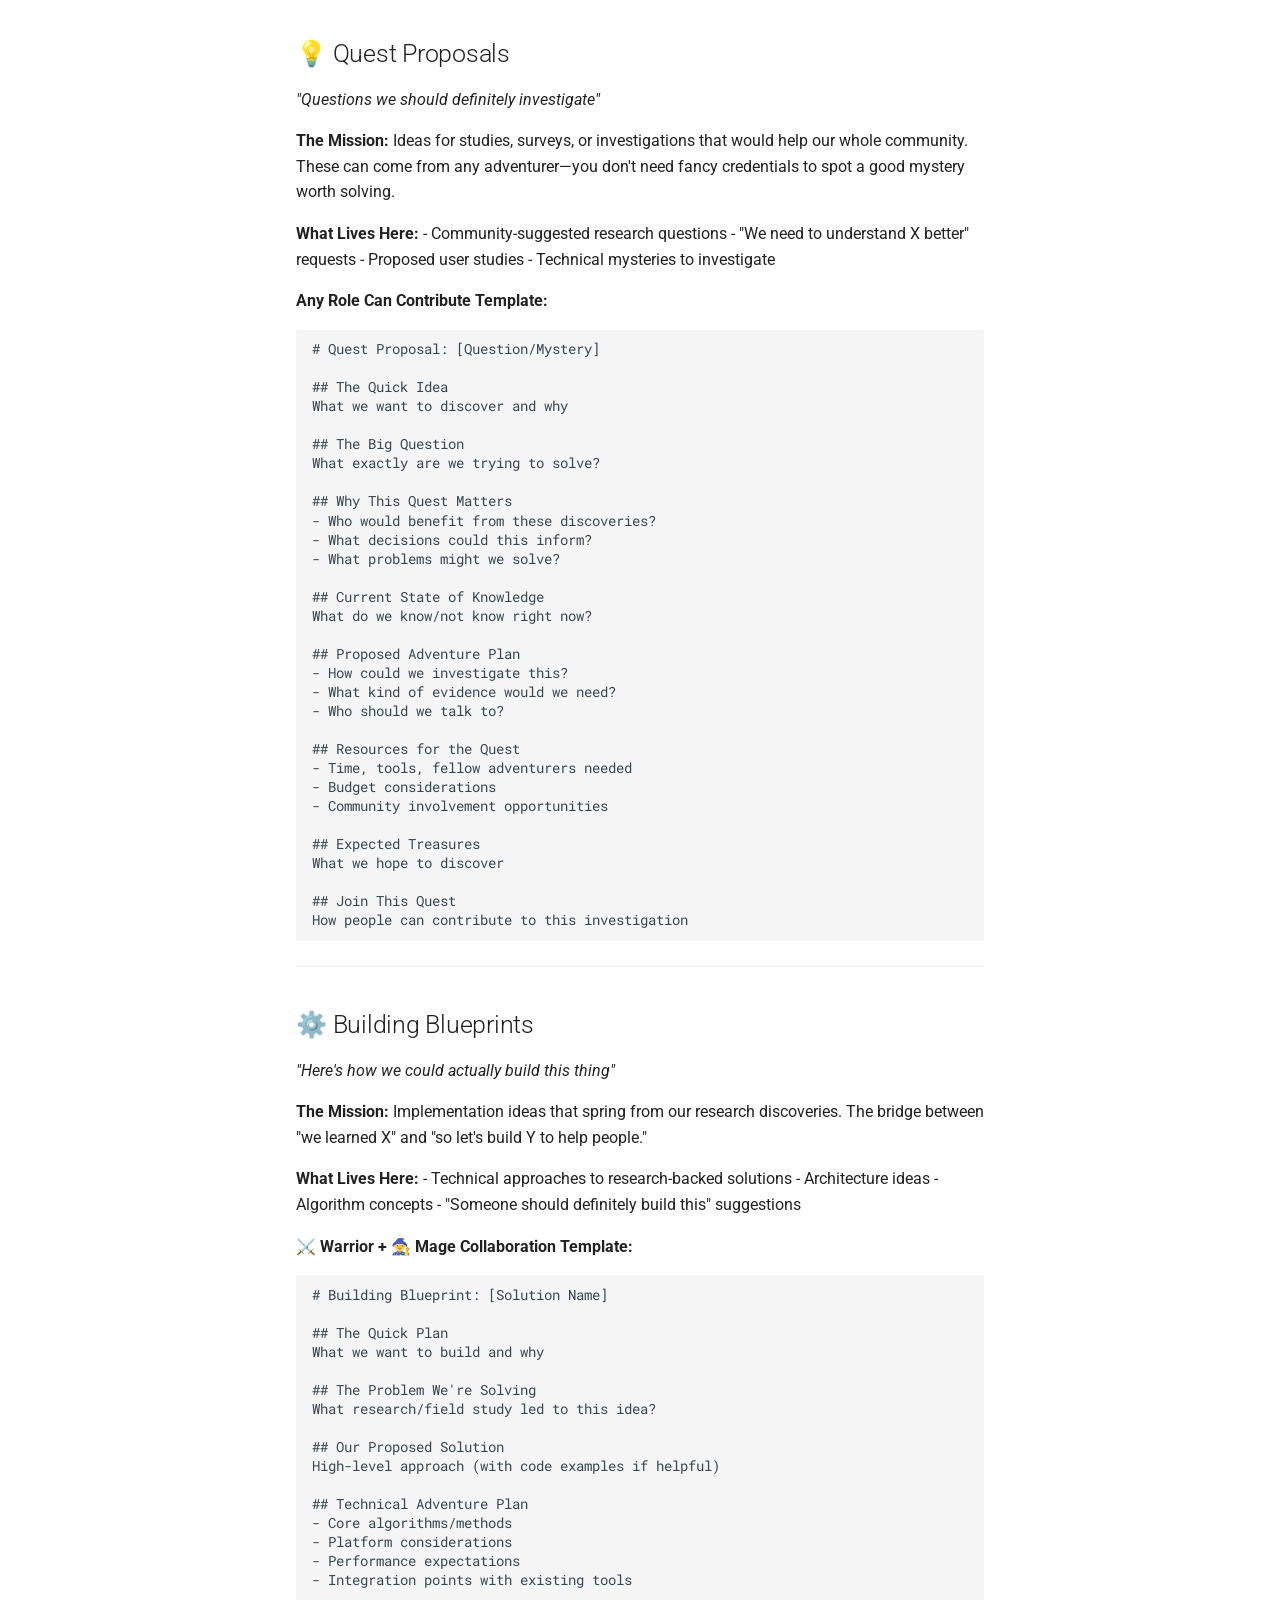
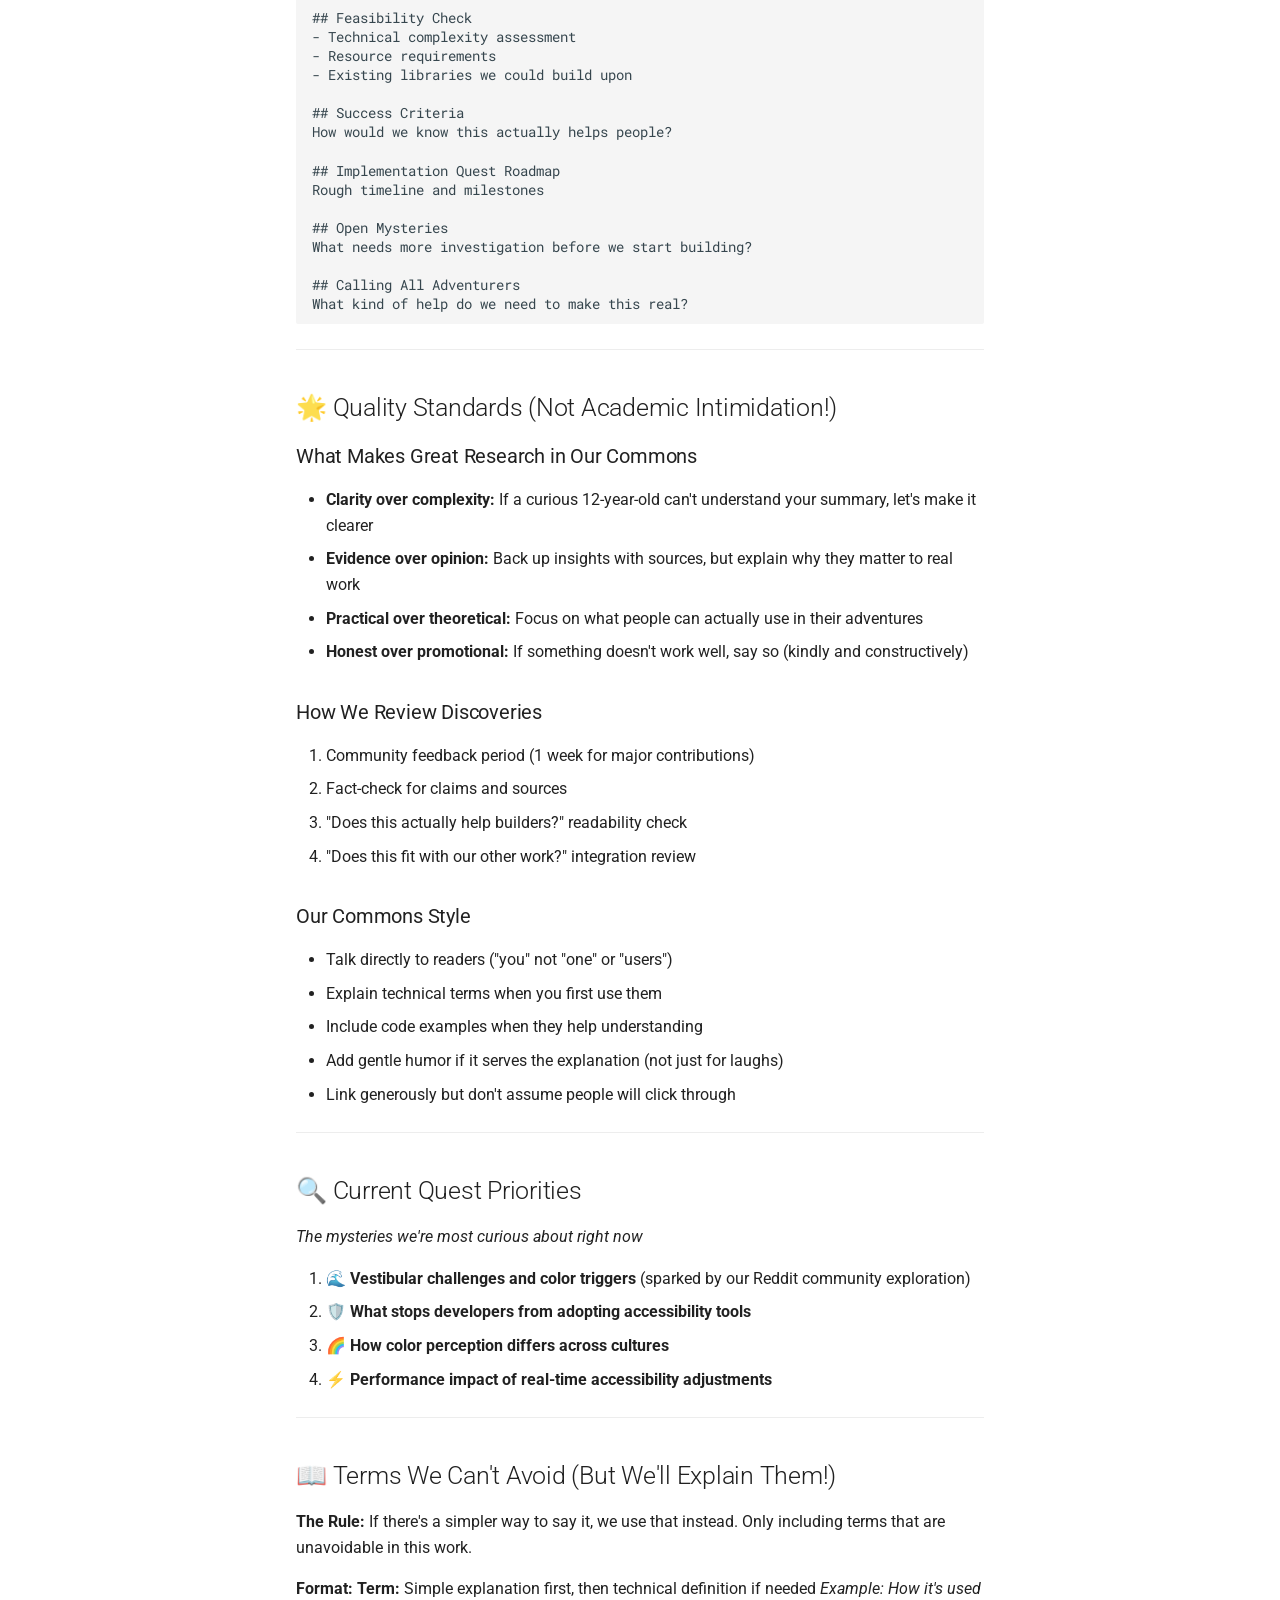
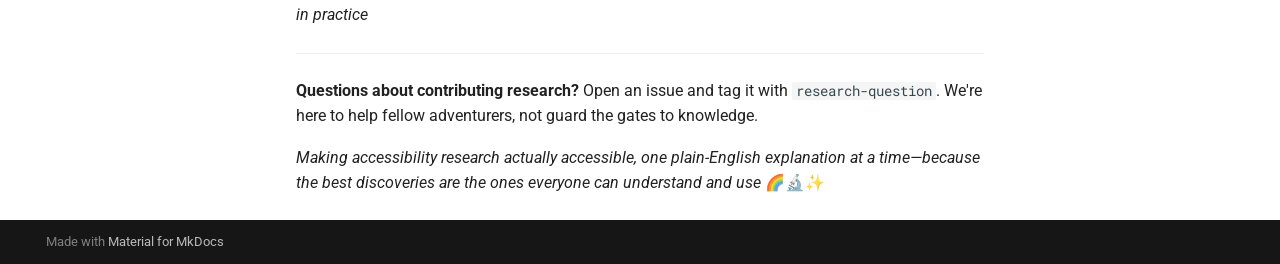
<file: Research/intro/index.html>
<!doctype html>
<html lang="en" class="no-js">
  <head>
    
      <meta charset="utf-8">
      <meta name="viewport" content="width=device-width,initial-scale=1">
      
        <meta name="description" content="The Comfort Mode Toolkit Contributor Hub">
      
      
      
        <link rel="canonical" href="https://comfort-mode-toolkit.github.io/wiki/Research/intro/">
      
      
        <link rel="prev" href="../../tech-setup/">
      
      
        <link rel="next" href="../research-ethics/">
      
      
      <link rel="icon" href="../../assets/images/favicon.png">
      <meta name="generator" content="mkdocs-1.6.1, mkdocs-material-9.6.16">
    
    
      
        <title>Research Hub 🔬✨ - Comfort Commons</title>
      
    
    
      <link rel="stylesheet" href="../../assets/stylesheets/main.7e37652d.min.css">
      
      


    
    
      
    
    
      
        
        
        <link rel="preconnect" href="https://fonts.gstatic.com" crossorigin>
        <link rel="stylesheet" href="https://fonts.googleapis.com/css?family=Roboto:300,300i,400,400i,700,700i%7CRoboto+Mono:400,400i,700,700i&display=fallback">
        <style>:root{--md-text-font:"Roboto";--md-code-font:"Roboto Mono"}</style>
      
    
    
    <script>__md_scope=new URL("../..",location),__md_hash=e=>[...e].reduce(((e,_)=>(e<<5)-e+_.charCodeAt(0)),0),__md_get=(e,_=localStorage,t=__md_scope)=>JSON.parse(_.getItem(t.pathname+"."+e)),__md_set=(e,_,t=localStorage,a=__md_scope)=>{try{t.setItem(a.pathname+"."+e,JSON.stringify(_))}catch(e){}}</script>
    
      

    
    
    
  </head>
  
  
    <body dir="ltr">
  
    
    <input class="md-toggle" data-md-toggle="drawer" type="checkbox" id="__drawer" autocomplete="off">
    <input class="md-toggle" data-md-toggle="search" type="checkbox" id="__search" autocomplete="off">
    <label class="md-overlay" for="__drawer"></label>
    <div data-md-component="skip">
      
        
        <a href="#research-hub" class="md-skip">
          Skip to content
        </a>
      
    </div>
    <div data-md-component="announce">
      
    </div>
    
    
      

  

<header class="md-header md-header--shadow" data-md-component="header">
  <nav class="md-header__inner md-grid" aria-label="Header">
    <a href="../.." title="Comfort Commons" class="md-header__button md-logo" aria-label="Comfort Commons" data-md-component="logo">
      
  
  <svg xmlns="http://www.w3.org/2000/svg" viewBox="0 0 24 24"><path d="M12 8a3 3 0 0 0 3-3 3 3 0 0 0-3-3 3 3 0 0 0-3 3 3 3 0 0 0 3 3m0 3.54C9.64 9.35 6.5 8 3 8v11c3.5 0 6.64 1.35 9 3.54 2.36-2.19 5.5-3.54 9-3.54V8c-3.5 0-6.64 1.35-9 3.54"/></svg>

    </a>
    <label class="md-header__button md-icon" for="__drawer">
      
      <svg xmlns="http://www.w3.org/2000/svg" viewBox="0 0 24 24"><path d="M3 6h18v2H3zm0 5h18v2H3zm0 5h18v2H3z"/></svg>
    </label>
    <div class="md-header__title" data-md-component="header-title">
      <div class="md-header__ellipsis">
        <div class="md-header__topic">
          <span class="md-ellipsis">
            Comfort Commons
          </span>
        </div>
        <div class="md-header__topic" data-md-component="header-topic">
          <span class="md-ellipsis">
            
              Research Hub 🔬✨
            
          </span>
        </div>
      </div>
    </div>
    
    
      <script>var palette=__md_get("__palette");if(palette&&palette.color){if("(prefers-color-scheme)"===palette.color.media){var media=matchMedia("(prefers-color-scheme: light)"),input=document.querySelector(media.matches?"[data-md-color-media='(prefers-color-scheme: light)']":"[data-md-color-media='(prefers-color-scheme: dark)']");palette.color.media=input.getAttribute("data-md-color-media"),palette.color.scheme=input.getAttribute("data-md-color-scheme"),palette.color.primary=input.getAttribute("data-md-color-primary"),palette.color.accent=input.getAttribute("data-md-color-accent")}for(var[key,value]of Object.entries(palette.color))document.body.setAttribute("data-md-color-"+key,value)}</script>
    
    
    
      
      
        <label class="md-header__button md-icon" for="__search">
          
          <svg xmlns="http://www.w3.org/2000/svg" viewBox="0 0 24 24"><path d="M9.5 3A6.5 6.5 0 0 1 16 9.5c0 1.61-.59 3.09-1.56 4.23l.27.27h.79l5 5-1.5 1.5-5-5v-.79l-.27-.27A6.52 6.52 0 0 1 9.5 16 6.5 6.5 0 0 1 3 9.5 6.5 6.5 0 0 1 9.5 3m0 2C7 5 5 7 5 9.5S7 14 9.5 14 14 12 14 9.5 12 5 9.5 5"/></svg>
        </label>
        <div class="md-search" data-md-component="search" role="dialog">
  <label class="md-search__overlay" for="__search"></label>
  <div class="md-search__inner" role="search">
    <form class="md-search__form" name="search">
      <input type="text" class="md-search__input" name="query" aria-label="Search" placeholder="Search" autocapitalize="off" autocorrect="off" autocomplete="off" spellcheck="false" data-md-component="search-query" required>
      <label class="md-search__icon md-icon" for="__search">
        
        <svg xmlns="http://www.w3.org/2000/svg" viewBox="0 0 24 24"><path d="M9.5 3A6.5 6.5 0 0 1 16 9.5c0 1.61-.59 3.09-1.56 4.23l.27.27h.79l5 5-1.5 1.5-5-5v-.79l-.27-.27A6.52 6.52 0 0 1 9.5 16 6.5 6.5 0 0 1 3 9.5 6.5 6.5 0 0 1 9.5 3m0 2C7 5 5 7 5 9.5S7 14 9.5 14 14 12 14 9.5 12 5 9.5 5"/></svg>
        
        <svg xmlns="http://www.w3.org/2000/svg" viewBox="0 0 24 24"><path d="M20 11v2H8l5.5 5.5-1.42 1.42L4.16 12l7.92-7.92L13.5 5.5 8 11z"/></svg>
      </label>
      <nav class="md-search__options" aria-label="Search">
        
        <button type="reset" class="md-search__icon md-icon" title="Clear" aria-label="Clear" tabindex="-1">
          
          <svg xmlns="http://www.w3.org/2000/svg" viewBox="0 0 24 24"><path d="M19 6.41 17.59 5 12 10.59 6.41 5 5 6.41 10.59 12 5 17.59 6.41 19 12 13.41 17.59 19 19 17.59 13.41 12z"/></svg>
        </button>
      </nav>
      
    </form>
    <div class="md-search__output">
      <div class="md-search__scrollwrap" tabindex="0" data-md-scrollfix>
        <div class="md-search-result" data-md-component="search-result">
          <div class="md-search-result__meta">
            Initializing search
          </div>
          <ol class="md-search-result__list" role="presentation"></ol>
        </div>
      </div>
    </div>
  </div>
</div>
      
    
    
  </nav>
  
</header>
    
    <div class="md-container" data-md-component="container">
      
      
        
          
        
      
      <main class="md-main" data-md-component="main">
        <div class="md-main__inner md-grid">
          
            
              
              <div class="md-sidebar md-sidebar--primary" data-md-component="sidebar" data-md-type="navigation" >
                <div class="md-sidebar__scrollwrap">
                  <div class="md-sidebar__inner">
                    



<nav class="md-nav md-nav--primary" aria-label="Navigation" data-md-level="0">
  <label class="md-nav__title" for="__drawer">
    <a href="../.." title="Comfort Commons" class="md-nav__button md-logo" aria-label="Comfort Commons" data-md-component="logo">
      
  
  <svg xmlns="http://www.w3.org/2000/svg" viewBox="0 0 24 24"><path d="M12 8a3 3 0 0 0 3-3 3 3 0 0 0-3-3 3 3 0 0 0-3 3 3 3 0 0 0 3 3m0 3.54C9.64 9.35 6.5 8 3 8v11c3.5 0 6.64 1.35 9 3.54 2.36-2.19 5.5-3.54 9-3.54V8c-3.5 0-6.64 1.35-9 3.54"/></svg>

    </a>
    Comfort Commons
  </label>
  
  <ul class="md-nav__list" data-md-scrollfix>
    
      
      
  
  
  
  
    <li class="md-nav__item">
      <a href="../.." class="md-nav__link">
        
  
  
  <span class="md-ellipsis">
    Home
    
  </span>
  

      </a>
    </li>
  

    
      
      
  
  
  
  
    <li class="md-nav__item">
      <a href="../../accessibility-basics/" class="md-nav__link">
        
  
  
  <span class="md-ellipsis">
    Accessibility Basics 🌐
    
  </span>
  

      </a>
    </li>
  

    
      
      
  
  
  
  
    <li class="md-nav__item">
      <a href="../../ethics-guide/" class="md-nav__link">
        
  
  
  <span class="md-ellipsis">
    Ethics guide
    
  </span>
  

      </a>
    </li>
  

    
      
      
  
  
  
  
    <li class="md-nav__item">
      <a href="../../getting-started/" class="md-nav__link">
        
  
  
  <span class="md-ellipsis">
    Getting Started 🌟
    
  </span>
  

      </a>
    </li>
  

    
      
      
  
  
  
  
    <li class="md-nav__item">
      <a href="../../tech-setup/" class="md-nav__link">
        
  
  
  <span class="md-ellipsis">
    Tech setup
    
  </span>
  

      </a>
    </li>
  

    
      
      
  
  
    
  
  
  
    
    
    
    
    
    <li class="md-nav__item md-nav__item--active md-nav__item--nested">
      
        
        
        <input class="md-nav__toggle md-toggle " type="checkbox" id="__nav_6" checked>
        
          
          <label class="md-nav__link" for="__nav_6" id="__nav_6_label" tabindex="0">
            
  
  
  <span class="md-ellipsis">
    Research
    
  </span>
  

            <span class="md-nav__icon md-icon"></span>
          </label>
        
        <nav class="md-nav" data-md-level="1" aria-labelledby="__nav_6_label" aria-expanded="true">
          <label class="md-nav__title" for="__nav_6">
            <span class="md-nav__icon md-icon"></span>
            Research
          </label>
          <ul class="md-nav__list" data-md-scrollfix>
            
              
                
  
  
    
  
  
  
    <li class="md-nav__item md-nav__item--active">
      
      <input class="md-nav__toggle md-toggle" type="checkbox" id="__toc">
      
      
        
      
      
        <label class="md-nav__link md-nav__link--active" for="__toc">
          
  
  
  <span class="md-ellipsis">
    Research Hub 🔬✨
    
  </span>
  

          <span class="md-nav__icon md-icon"></span>
        </label>
      
      <a href="./" class="md-nav__link md-nav__link--active">
        
  
  
  <span class="md-ellipsis">
    Research Hub 🔬✨
    
  </span>
  

      </a>
      
        

<nav class="md-nav md-nav--secondary" aria-label="Table of contents">
  
  
  
    
  
  
    <label class="md-nav__title" for="__toc">
      <span class="md-nav__icon md-icon"></span>
      Table of contents
    </label>
    <ul class="md-nav__list" data-md-component="toc" data-md-scrollfix>
      
        <li class="md-nav__item">
  <a href="#what-counts-as-research-in-our-commons" class="md-nav__link">
    <span class="md-ellipsis">
      What Counts as "Research" in Our Commons?
    </span>
  </a>
  
</li>
      
        <li class="md-nav__item">
  <a href="#getting-started-on-your-research-adventure" class="md-nav__link">
    <span class="md-ellipsis">
      🌟 Getting Started on Your Research Adventure
    </span>
  </a>
  
    <nav class="md-nav" aria-label="🌟 Getting Started on Your Research Adventure">
      <ul class="md-nav__list">
        
          <li class="md-nav__item">
  <a href="#new-to-the-research-quests" class="md-nav__link">
    <span class="md-ellipsis">
      New to the Research Quests?
    </span>
  </a>
  
</li>
        
          <li class="md-nav__item">
  <a href="#quest-duration-guide" class="md-nav__link">
    <span class="md-ellipsis">
      Quest Duration Guide
    </span>
  </a>
  
</li>
        
          <li class="md-nav__item">
  <a href="#what-makes-a-great-discovery" class="md-nav__link">
    <span class="md-ellipsis">
      What Makes a Great Discovery?
    </span>
  </a>
  
</li>
        
      </ul>
    </nav>
  
</li>
      
        <li class="md-nav__item">
  <a href="#knowledge-gathering-expeditions" class="md-nav__link">
    <span class="md-ellipsis">
      📚 Knowledge Gathering Expeditions
    </span>
  </a>
  
</li>
      
        <li class="md-nav__item">
  <a href="#field-studies-community-explorations" class="md-nav__link">
    <span class="md-ellipsis">
      🎯 Field Studies &amp; Community Explorations
    </span>
  </a>
  
</li>
      
        <li class="md-nav__item">
  <a href="#tool-discovery-expeditions" class="md-nav__link">
    <span class="md-ellipsis">
      🛠️ Tool Discovery Expeditions
    </span>
  </a>
  
</li>
      
        <li class="md-nav__item">
  <a href="#quest-proposals" class="md-nav__link">
    <span class="md-ellipsis">
      💡 Quest Proposals
    </span>
  </a>
  
</li>
      
        <li class="md-nav__item">
  <a href="#building-blueprints" class="md-nav__link">
    <span class="md-ellipsis">
      ⚙️ Building Blueprints
    </span>
  </a>
  
</li>
      
        <li class="md-nav__item">
  <a href="#quality-standards-not-academic-intimidation" class="md-nav__link">
    <span class="md-ellipsis">
      🌟 Quality Standards (Not Academic Intimidation!)
    </span>
  </a>
  
    <nav class="md-nav" aria-label="🌟 Quality Standards (Not Academic Intimidation!)">
      <ul class="md-nav__list">
        
          <li class="md-nav__item">
  <a href="#what-makes-great-research-in-our-commons" class="md-nav__link">
    <span class="md-ellipsis">
      What Makes Great Research in Our Commons
    </span>
  </a>
  
</li>
        
          <li class="md-nav__item">
  <a href="#how-we-review-discoveries" class="md-nav__link">
    <span class="md-ellipsis">
      How We Review Discoveries
    </span>
  </a>
  
</li>
        
          <li class="md-nav__item">
  <a href="#our-commons-style" class="md-nav__link">
    <span class="md-ellipsis">
      Our Commons Style
    </span>
  </a>
  
</li>
        
      </ul>
    </nav>
  
</li>
      
        <li class="md-nav__item">
  <a href="#current-quest-priorities" class="md-nav__link">
    <span class="md-ellipsis">
      🔍 Current Quest Priorities
    </span>
  </a>
  
</li>
      
        <li class="md-nav__item">
  <a href="#terms-we-cant-avoid-but-well-explain-them" class="md-nav__link">
    <span class="md-ellipsis">
      📖 Terms We Can't Avoid (But We'll Explain Them!)
    </span>
  </a>
  
</li>
      
    </ul>
  
</nav>
      
    </li>
  

              
            
              
                
  
  
  
  
    <li class="md-nav__item">
      <a href="../research-ethics/" class="md-nav__link">
        
  
  
  <span class="md-ellipsis">
    Ethics Guide 🛡️✨
    
  </span>
  

      </a>
    </li>
  

              
            
              
                
  
  
  
  
    <li class="md-nav__item">
      <a href="../social-media-ethics/" class="md-nav__link">
        
  
  
  <span class="md-ellipsis">
    Social Media Ethics Guide 🌐✨
    
  </span>
  

      </a>
    </li>
  

              
            
          </ul>
        </nav>
      
    </li>
  

    
      
      
  
  
  
  
    
    
    
    
    
    <li class="md-nav__item md-nav__item--nested">
      
        
        
        <input class="md-nav__toggle md-toggle " type="checkbox" id="__nav_7" >
        
          
          <label class="md-nav__link" for="__nav_7" id="__nav_7_label" tabindex="0">
            
  
  
  <span class="md-ellipsis">
    Who we are
    
  </span>
  

            <span class="md-nav__icon md-icon"></span>
          </label>
        
        <nav class="md-nav" data-md-level="1" aria-labelledby="__nav_7_label" aria-expanded="false">
          <label class="md-nav__title" for="__nav_7">
            <span class="md-nav__icon md-icon"></span>
            Who we are
          </label>
          <ul class="md-nav__list" data-md-scrollfix>
            
              
                
  
  
  
  
    <li class="md-nav__item">
      <a href="../../Who%20we%20are/Our%20Culture/" class="md-nav__link">
        
  
  
  <span class="md-ellipsis">
    Comfort Commons Culture
    
  </span>
  

      </a>
    </li>
  

              
            
              
                
  
  
  
  
    <li class="md-nav__item">
      <a href="../../Who%20we%20are/Our%20Values/" class="md-nav__link">
        
  
  
  <span class="md-ellipsis">
    Our Values
    
  </span>
  

      </a>
    </li>
  

              
            
          </ul>
        </nav>
      
    </li>
  

    
  </ul>
</nav>
                  </div>
                </div>
              </div>
            
            
              
              <div class="md-sidebar md-sidebar--secondary" data-md-component="sidebar" data-md-type="toc" >
                <div class="md-sidebar__scrollwrap">
                  <div class="md-sidebar__inner">
                    

<nav class="md-nav md-nav--secondary" aria-label="Table of contents">
  
  
  
    
  
  
    <label class="md-nav__title" for="__toc">
      <span class="md-nav__icon md-icon"></span>
      Table of contents
    </label>
    <ul class="md-nav__list" data-md-component="toc" data-md-scrollfix>
      
        <li class="md-nav__item">
  <a href="#what-counts-as-research-in-our-commons" class="md-nav__link">
    <span class="md-ellipsis">
      What Counts as "Research" in Our Commons?
    </span>
  </a>
  
</li>
      
        <li class="md-nav__item">
  <a href="#getting-started-on-your-research-adventure" class="md-nav__link">
    <span class="md-ellipsis">
      🌟 Getting Started on Your Research Adventure
    </span>
  </a>
  
    <nav class="md-nav" aria-label="🌟 Getting Started on Your Research Adventure">
      <ul class="md-nav__list">
        
          <li class="md-nav__item">
  <a href="#new-to-the-research-quests" class="md-nav__link">
    <span class="md-ellipsis">
      New to the Research Quests?
    </span>
  </a>
  
</li>
        
          <li class="md-nav__item">
  <a href="#quest-duration-guide" class="md-nav__link">
    <span class="md-ellipsis">
      Quest Duration Guide
    </span>
  </a>
  
</li>
        
          <li class="md-nav__item">
  <a href="#what-makes-a-great-discovery" class="md-nav__link">
    <span class="md-ellipsis">
      What Makes a Great Discovery?
    </span>
  </a>
  
</li>
        
      </ul>
    </nav>
  
</li>
      
        <li class="md-nav__item">
  <a href="#knowledge-gathering-expeditions" class="md-nav__link">
    <span class="md-ellipsis">
      📚 Knowledge Gathering Expeditions
    </span>
  </a>
  
</li>
      
        <li class="md-nav__item">
  <a href="#field-studies-community-explorations" class="md-nav__link">
    <span class="md-ellipsis">
      🎯 Field Studies &amp; Community Explorations
    </span>
  </a>
  
</li>
      
        <li class="md-nav__item">
  <a href="#tool-discovery-expeditions" class="md-nav__link">
    <span class="md-ellipsis">
      🛠️ Tool Discovery Expeditions
    </span>
  </a>
  
</li>
      
        <li class="md-nav__item">
  <a href="#quest-proposals" class="md-nav__link">
    <span class="md-ellipsis">
      💡 Quest Proposals
    </span>
  </a>
  
</li>
      
        <li class="md-nav__item">
  <a href="#building-blueprints" class="md-nav__link">
    <span class="md-ellipsis">
      ⚙️ Building Blueprints
    </span>
  </a>
  
</li>
      
        <li class="md-nav__item">
  <a href="#quality-standards-not-academic-intimidation" class="md-nav__link">
    <span class="md-ellipsis">
      🌟 Quality Standards (Not Academic Intimidation!)
    </span>
  </a>
  
    <nav class="md-nav" aria-label="🌟 Quality Standards (Not Academic Intimidation!)">
      <ul class="md-nav__list">
        
          <li class="md-nav__item">
  <a href="#what-makes-great-research-in-our-commons" class="md-nav__link">
    <span class="md-ellipsis">
      What Makes Great Research in Our Commons
    </span>
  </a>
  
</li>
        
          <li class="md-nav__item">
  <a href="#how-we-review-discoveries" class="md-nav__link">
    <span class="md-ellipsis">
      How We Review Discoveries
    </span>
  </a>
  
</li>
        
          <li class="md-nav__item">
  <a href="#our-commons-style" class="md-nav__link">
    <span class="md-ellipsis">
      Our Commons Style
    </span>
  </a>
  
</li>
        
      </ul>
    </nav>
  
</li>
      
        <li class="md-nav__item">
  <a href="#current-quest-priorities" class="md-nav__link">
    <span class="md-ellipsis">
      🔍 Current Quest Priorities
    </span>
  </a>
  
</li>
      
        <li class="md-nav__item">
  <a href="#terms-we-cant-avoid-but-well-explain-them" class="md-nav__link">
    <span class="md-ellipsis">
      📖 Terms We Can't Avoid (But We'll Explain Them!)
    </span>
  </a>
  
</li>
      
    </ul>
  
</nav>
                  </div>
                </div>
              </div>
            
          
          
            <div class="md-content" data-md-component="content">
              <article class="md-content__inner md-typeset">
                
                  



<h1 id="research-hub">Research Hub 🔬✨</h1>
<p><em>Where curious minds gather to figure out what actually works (and what definitely doesn't)</em></p>
<p>Welcome to our research corner of the forest! This is where we dig into the real questions, test our assumptions, and occasionally discover that what we thought we knew was completely wrong. Think of it as our community's investigation headquarters—where every 🧙 Mage quest begins.</p>
<p><strong>Not here for deep dives?</strong> That's perfectly fine! Each section has a quick summary so you can grab what you need and get back to building cool stuff with the ⚔️ Warriors.</p>
<h2 id="what-counts-as-research-in-our-commons">What Counts as "Research" in Our Commons?</h2>
<p>We're not writing papers to impress professors in ivory towers. We're collecting insights that help real developers, designers, and product folks build experiences that actually work for people. Think of it as "detective work that matters to folks doing real work in the world."</p>
<p>Whether you're a natural 🧙 Mage who loves diving deep, a 🏹 Ranger who discovers things while exploring, or any other role curious about understanding problems better—this is your playground.</p>
<hr />
<h2 id="getting-started-on-your-research-adventure">🌟 Getting Started on Your Research Adventure</h2>
<h3 id="new-to-the-research-quests">New to the Research Quests?</h3>
<p><strong>Start here:</strong> Browse our <a href="https://github.com/comfort-mode-toolkit/cm-hub/issues">current research expeditions</a> to see what mysteries we're actively solving.</p>
<p><strong>How your quest works:</strong>
1. <strong>🗺️ Scout the terrain:</strong> Look through issues for topics that spark your curiosity
2. <strong>🏕️ Claim your expedition:</strong> Comment on an unassigned issue to join that quest
3. <strong>🧭 Chart your own course:</strong> If you see a different angle, create a new expedition and reference the original
4. <strong>📡 Send signals:</strong> Update your progress by the end of week 1 (we worry if our adventurers go quiet!)
5. <strong>🎁 Share your discoveries:</strong> Submit your research following our friendly templates</p>
<h3 id="quest-duration-guide">Quest Duration Guide</h3>
<table>
<thead>
<tr>
<th>Quest Type</th>
<th>Typical Adventure Length</th>
<th>Week 1 Signal Required</th>
</tr>
</thead>
<tbody>
<tr>
<td>Knowledge Gathering (Literature Review)</td>
<td>2-3 weeks</td>
<td>Share what sources you've found and first "aha!" moments</td>
</tr>
<tr>
<td>Field Study (Case Study)</td>
<td>1-2 weeks</td>
<td>Community identified and first conversations started</td>
</tr>
<tr>
<td>Tool Exploration (Tools Collection)</td>
<td>2-3 weeks</td>
<td>Territory mapped and initial discoveries logged</td>
</tr>
<tr>
<td>Quest Proposal</td>
<td>1 week</td>
<td>Problem outlined and adventure plan drafted</td>
</tr>
<tr>
<td>Building Blueprint (Tech Proposal)</td>
<td>1-2 weeks</td>
<td>Technical approach sketched and feasibility explored</td>
</tr>
</tbody>
</table>
<h3 id="what-makes-a-great-discovery">What Makes a Great Discovery?</h3>
<p><strong>For new adventurers:</strong> We provide maps and examples. Focus on clear insights and practical wisdom over impressive-sounding complexity.</p>
<p><strong>For seasoned explorers:</strong> Keep that accessible spirit while bringing your expertise to help others. Think of yourself as a guide helping others navigate complex territory.</p>
<p><strong>For everyone:</strong> 
- Support your insights with evidence (but explain why it matters!)
- Write like you're talking to a fellow adventurer, not giving a lecture
- Include "so what can I actually do with this?" takeaways
- Be honest about what you don't know yet</p>
<hr />
<h2 id="knowledge-gathering-expeditions">📚 Knowledge Gathering Expeditions</h2>
<p><em>"What does the actual science say about [insert mystery]?"</em></p>
<p><strong>The Mission:</strong> Academic papers are often locked away like treasure behind paywalls, written in ancient language that requires a decoder ring. We read them so you don't have to, then translate the useful gems into language that actual humans can understand and use.</p>
<p><strong>What Lives Here:</strong>
- Research paper translations (from academic-speak to human-speak)
- "Okay but what does this mean for my app?" sections
- Myth-busting adventures
- Evidence for/against popular practices</p>
<p><strong>🧙 Mage Quest Template:</strong>
<div class="language-text highlight"><pre><span></span><code><span id="__span-0-1"><a id="__codelineno-0-1" name="__codelineno-0-1" href="#__codelineno-0-1"></a># What the Wise Scholars Say About [Topic]
</span><span id="__span-0-2"><a id="__codelineno-0-2" name="__codelineno-0-2" href="#__codelineno-0-2"></a>
</span><span id="__span-0-3"><a id="__codelineno-0-3" name="__codelineno-0-3" href="#__codelineno-0-3"></a>## The Quick Discovery (2-3 sentences max)
</span><span id="__span-0-4"><a id="__codelineno-0-4" name="__codelineno-0-4" href="#__codelineno-0-4"></a>The key findings that matter to your work
</span><span id="__span-0-5"><a id="__codelineno-0-5" name="__codelineno-0-5" href="#__codelineno-0-5"></a>
</span><span id="__span-0-6"><a id="__codelineno-0-6" name="__codelineno-0-6" href="#__codelineno-0-6"></a>## The Mystery We&#39;re Solving
</span><span id="__span-0-7"><a id="__codelineno-0-7" name="__codelineno-0-7" href="#__codelineno-0-7"></a>Why should you care about this quest?
</span><span id="__span-0-8"><a id="__codelineno-0-8" name="__codelineno-0-8" href="#__codelineno-0-8"></a>
</span><span id="__span-0-9"><a id="__codelineno-0-9" name="__codelineno-0-9" href="#__codelineno-0-9"></a>## What Our Investigation Revealed
</span><span id="__span-0-10"><a id="__codelineno-0-10" name="__codelineno-0-10" href="#__codelineno-0-10"></a>- Main discoveries (no jargon allowed!)
</span><span id="__span-0-11"><a id="__codelineno-0-11" name="__codelineno-0-11" href="#__codelineno-0-11"></a>- How solid the evidence is (and from how many people)
</span><span id="__span-0-12"><a id="__codelineno-0-12" name="__codelineno-0-12" href="#__codelineno-0-12"></a>- What&#39;s actually proven vs. what&#39;s just theory
</span><span id="__span-0-13"><a id="__codelineno-0-13" name="__codelineno-0-13" href="#__codelineno-0-13"></a>
</span><span id="__span-0-14"><a id="__codelineno-0-14" name="__codelineno-0-14" href="#__codelineno-0-14"></a>## So What Can You Do With This? 
</span><span id="__span-0-15"><a id="__codelineno-0-15" name="__codelineno-0-15" href="#__codelineno-0-15"></a>How these discoveries affect your design and development choices
</span><span id="__span-0-16"><a id="__codelineno-0-16" name="__codelineno-0-16" href="#__codelineno-0-16"></a>
</span><span id="__span-0-17"><a id="__codelineno-0-17" name="__codelineno-0-17" href="#__codelineno-0-17"></a>## The Fine Print (For Fellow Investigators)
</span><span id="__span-0-18"><a id="__codelineno-0-18" name="__codelineno-0-18" href="#__codelineno-0-18"></a>- Links to original scrolls (papers)
</span><span id="__span-0-19"><a id="__codelineno-0-19" name="__codelineno-0-19" href="#__codelineno-0-19"></a>- Study limitations and &quot;but wait, there&#39;s more to figure out&quot;
</span><span id="__span-0-20"><a id="__codelineno-0-20" name="__codelineno-0-20" href="#__codelineno-0-20"></a>- What mysteries still need solving
</span><span id="__span-0-21"><a id="__codelineno-0-21" name="__codelineno-0-21" href="#__codelineno-0-21"></a>
</span><span id="__span-0-22"><a id="__codelineno-0-22" name="__codelineno-0-22" href="#__codelineno-0-22"></a>## Next Quests
</span><span id="__span-0-23"><a id="__codelineno-0-23" name="__codelineno-0-23" href="#__codelineno-0-23"></a>What should our community investigate next?
</span></code></pre></div></p>
<hr />
<h2 id="field-studies-community-explorations">🎯 Field Studies &amp; Community Explorations</h2>
<p><em>"What's actually happening out there in the wild?"</em></p>
<p><strong>The Mission:</strong> Deep dives into real experiences from specific communities or user groups around accessibility challenges. We venture into forums, communities, and real-world spaces to understand what people are actually dealing with day-to-day.</p>
<p><strong>What Lives Here:</strong>
- Community experience explorations (e.g., "How Reddit adventurers with vestibular challenges experience high contrast")
- Developer community investigations ("What accessibility tools are React builders actually using?")
- User group deep-dives ("Mobile users with motor differences and touch targets")
- Cross-platform accessibility expeditions</p>
<p><strong>🏹 Ranger Exploration Template:</strong>
<div class="language-text highlight"><pre><span></span><code><span id="__span-1-1"><a id="__codelineno-1-1" name="__codelineno-1-1" href="#__codelineno-1-1"></a># Field Study: [Community/Adventurers] and [Accessibility Challenge]
</span><span id="__span-1-2"><a id="__codelineno-1-2" name="__codelineno-1-2" href="#__codelineno-1-2"></a>
</span><span id="__span-1-3"><a id="__codelineno-1-3" name="__codelineno-1-3" href="#__codelineno-1-3"></a>## The Quick Discovery
</span><span id="__span-1-4"><a id="__codelineno-1-4" name="__codelineno-1-4" href="#__codelineno-1-4"></a>Key findings about this group&#39;s real experiences
</span><span id="__span-1-5"><a id="__codelineno-1-5" name="__codelineno-1-5" href="#__codelineno-1-5"></a>
</span><span id="__span-1-6"><a id="__codelineno-1-6" name="__codelineno-1-6" href="#__codelineno-1-6"></a>## The Community We Explored
</span><span id="__span-1-7"><a id="__codelineno-1-7" name="__codelineno-1-7" href="#__codelineno-1-7"></a>- Who did we adventure with?
</span><span id="__span-1-8"><a id="__codelineno-1-8" name="__codelineno-1-8" href="#__codelineno-1-8"></a>- Size and characteristics of the group
</span><span id="__span-1-9"><a id="__codelineno-1-9" name="__codelineno-1-9" href="#__codelineno-1-9"></a>- Where did we gather our intelligence?
</span><span id="__span-1-10"><a id="__codelineno-1-10" name="__codelineno-1-10" href="#__codelineno-1-10"></a>
</span><span id="__span-1-11"><a id="__codelineno-1-11" name="__codelineno-1-11" href="#__codelineno-1-11"></a>## What Life is Really Like
</span><span id="__span-1-12"><a id="__codelineno-1-12" name="__codelineno-1-12" href="#__codelineno-1-12"></a>- What challenges do they face in their daily digital journeys?
</span><span id="__span-1-13"><a id="__codelineno-1-13" name="__codelineno-1-13" href="#__codelineno-1-13"></a>- What works beautifully for them?
</span><span id="__span-1-14"><a id="__codelineno-1-14" name="__codelineno-1-14" href="#__codelineno-1-14"></a>- Common patterns and pain points we discovered
</span><span id="__span-1-15"><a id="__codelineno-1-15" name="__codelineno-1-15" href="#__codelineno-1-15"></a>
</span><span id="__span-1-16"><a id="__codelineno-1-16" name="__codelineno-1-16" href="#__codelineno-1-16"></a>## Evidence from the Field
</span><span id="__span-1-17"><a id="__codelineno-1-17" name="__codelineno-1-17" href="#__codelineno-1-17"></a>- Forum discussions, stories, survey responses
</span><span id="__span-1-18"><a id="__codelineno-1-18" name="__codelineno-1-18" href="#__codelineno-1-18"></a>- Screenshots, videos, documentation
</span><span id="__span-1-19"><a id="__codelineno-1-19" name="__codelineno-1-19" href="#__codelineno-1-19"></a>- Community reactions and engagement patterns
</span><span id="__span-1-20"><a id="__codelineno-1-20" name="__codelineno-1-20" href="#__codelineno-1-20"></a>
</span><span id="__span-1-21"><a id="__codelineno-1-21" name="__codelineno-1-21" href="#__codelineno-1-21"></a>## Impact Assessment
</span><span id="__span-1-22"><a id="__codelineno-1-22" name="__codelineno-1-22" href="#__codelineno-1-22"></a>- How widespread are these challenges?
</span><span id="__span-1-23"><a id="__codelineno-1-23" name="__codelineno-1-23" href="#__codelineno-1-23"></a>- Who else might be sailing similar waters?
</span><span id="__span-1-24"><a id="__codelineno-1-24" name="__codelineno-1-24" href="#__codelineno-1-24"></a>- How urgent and frequent are these problems?
</span><span id="__span-1-25"><a id="__codelineno-1-25" name="__codelineno-1-25" href="#__codelineno-1-25"></a>
</span><span id="__span-1-26"><a id="__codelineno-1-26" name="__codelineno-1-26" href="#__codelineno-1-26"></a>## Wisdom for Builders
</span><span id="__span-1-27"><a id="__codelineno-1-27" name="__codelineno-1-27" href="#__codelineno-1-27"></a>Concrete lessons and recommendations for your work
</span><span id="__span-1-28"><a id="__codelineno-1-28" name="__codelineno-1-28" href="#__codelineno-1-28"></a>
</span><span id="__span-1-29"><a id="__codelineno-1-29" name="__codelineno-1-29" href="#__codelineno-1-29"></a>## Unexplored Territory
</span><span id="__span-1-30"><a id="__codelineno-1-30" name="__codelineno-1-30" href="#__codelineno-1-30"></a>What&#39;s missing that could help this community thrive?
</span><span id="__span-1-31"><a id="__codelineno-1-31" name="__codelineno-1-31" href="#__codelineno-1-31"></a>
</span><span id="__span-1-32"><a id="__codelineno-1-32" name="__codelineno-1-32" href="#__codelineno-1-32"></a>## Future Expeditions
</span><span id="__span-1-33"><a id="__codelineno-1-33" name="__codelineno-1-33" href="#__codelineno-1-33"></a>What should we investigate next?
</span></code></pre></div></p>
<hr />
<h2 id="tool-discovery-expeditions">🛠️ Tool Discovery Expeditions</h2>
<p><em>"Mapping the complete landscape of what's already out there"</em></p>
<p><strong>The Mission:</strong> Comprehensive explorations of existing tools, libraries, and solutions in specific accessibility domains. We map out entire ecosystems so you can see what exists, what's missing, and what plays nicely together.</p>
<p><strong>What Lives Here:</strong>
- Complete surveys of tools in specific territories (e.g., "All the color accessibility helpers")
- Ecosystem mapping (e.g., "The React accessibility toolkit landscape")
- "Do these tools work together?" compatibility studies
- Gap analyses across tool categories</p>
<p><strong>🏹 Ranger + 🧙 Mage Collaborative Template:</strong>
<div class="language-text highlight"><pre><span></span><code><span id="__span-2-1"><a id="__codelineno-2-1" name="__codelineno-2-1" href="#__codelineno-2-1"></a># Tool Expedition: [Domain/Category] Accessibility Helpers
</span><span id="__span-2-2"><a id="__codelineno-2-2" name="__codelineno-2-2" href="#__codelineno-2-2"></a>
</span><span id="__span-2-3"><a id="__codelineno-2-3" name="__codelineno-2-3" href="#__codelineno-2-3"></a>## The Quick Discovery
</span><span id="__span-2-4"><a id="__codelineno-2-4" name="__codelineno-2-4" href="#__codelineno-2-4"></a>Overview of the landscape and key findings
</span><span id="__span-2-5"><a id="__codelineno-2-5" name="__codelineno-2-5" href="#__codelineno-2-5"></a>
</span><span id="__span-2-6"><a id="__codelineno-2-6" name="__codelineno-2-6" href="#__codelineno-2-6"></a>## Our Exploration Scope
</span><span id="__span-2-7"><a id="__codelineno-2-7" name="__codelineno-2-7" href="#__codelineno-2-7"></a>- What territory are we covering?
</span><span id="__span-2-8"><a id="__codelineno-2-8" name="__codelineno-2-8" href="#__codelineno-2-8"></a>- How did we find and test these tools?
</span><span id="__span-2-9"><a id="__codelineno-2-9" name="__codelineno-2-9" href="#__codelineno-2-9"></a>- What criteria did we use to judge them?
</span><span id="__span-2-10"><a id="__codelineno-2-10" name="__codelineno-2-10" href="#__codelineno-2-10"></a>
</span><span id="__span-2-11"><a id="__codelineno-2-11" name="__codelineno-2-11" href="#__codelineno-2-11"></a>## The Complete Landscape Map
</span><span id="__span-2-12"><a id="__codelineno-2-12" name="__codelineno-2-12" href="#__codelineno-2-12"></a>### The Well-Known Landmarks
</span><span id="__span-2-13"><a id="__codelineno-2-13" name="__codelineno-2-13" href="#__codelineno-2-13"></a>Major tools everyone talks about
</span><span id="__span-2-14"><a id="__codelineno-2-14" name="__codelineno-2-14" href="#__codelineno-2-14"></a>
</span><span id="__span-2-15"><a id="__codelineno-2-15" name="__codelineno-2-15" href="#__codelineno-2-15"></a>### Hidden Treasures
</span><span id="__span-2-16"><a id="__codelineno-2-16" name="__codelineno-2-16" href="#__codelineno-2-16"></a>Lesser-known but valuable discoveries
</span><span id="__span-2-17"><a id="__codelineno-2-17" name="__codelineno-2-17" href="#__codelineno-2-17"></a>
</span><span id="__span-2-18"><a id="__codelineno-2-18" name="__codelineno-2-18" href="#__codelineno-2-18"></a>### Specialized Gear
</span><span id="__span-2-19"><a id="__codelineno-2-19" name="__codelineno-2-19" href="#__codelineno-2-19"></a>Tools for very specific adventures
</span><span id="__span-2-20"><a id="__codelineno-2-20" name="__codelineno-2-20" href="#__codelineno-2-20"></a>
</span><span id="__span-2-21"><a id="__codelineno-2-21" name="__codelineno-2-21" href="#__codelineno-2-21"></a>### Builder Tools vs. User Tools
</span><span id="__span-2-22"><a id="__codelineno-2-22" name="__codelineno-2-22" href="#__codelineno-2-22"></a>Different categories and who they serve
</span><span id="__span-2-23"><a id="__codelineno-2-23" name="__codelineno-2-23" href="#__codelineno-2-23"></a>
</span><span id="__span-2-24"><a id="__codelineno-2-24" name="__codelineno-2-24" href="#__codelineno-2-24"></a>## Side-by-Side Comparison
</span><span id="__span-2-25"><a id="__codelineno-2-25" name="__codelineno-2-25" href="#__codelineno-2-25"></a>- Feature comparison charts
</span><span id="__span-2-26"><a id="__codelineno-2-26" name="__codelineno-2-26" href="#__codelineno-2-26"></a>- Cost and licensing overview
</span><span id="__span-2-27"><a id="__codelineno-2-27" name="__codelineno-2-27" href="#__codelineno-2-27"></a>- &quot;Do they play together?&quot; compatibility
</span><span id="__span-2-28"><a id="__codelineno-2-28" name="__codelineno-2-28" href="#__codelineno-2-28"></a>- Performance comparisons
</span><span id="__span-2-29"><a id="__codelineno-2-29" name="__codelineno-2-29" href="#__codelineno-2-29"></a>
</span><span id="__span-2-30"><a id="__codelineno-2-30" name="__codelineno-2-30" href="#__codelineno-2-30"></a>## Unmapped Territory
</span><span id="__span-2-31"><a id="__codelineno-2-31" name="__codelineno-2-31" href="#__codelineno-2-31"></a>- What&#39;s missing from this ecosystem?
</span><span id="__span-2-32"><a id="__codelineno-2-32" name="__codelineno-2-32" href="#__codelineno-2-32"></a>- Where tools overlap (and whether that&#39;s good or confusing)
</span><span id="__span-2-33"><a id="__codelineno-2-33" name="__codelineno-2-33" href="#__codelineno-2-33"></a>- Integration challenges we discovered
</span><span id="__span-2-34"><a id="__codelineno-2-34" name="__codelineno-2-34" href="#__codelineno-2-34"></a>
</span><span id="__span-2-35"><a id="__codelineno-2-35" name="__codelineno-2-35" href="#__codelineno-2-35"></a>## Recommendations by Adventure Type
</span><span id="__span-2-36"><a id="__codelineno-2-36" name="__codelineno-2-36" href="#__codelineno-2-36"></a>Who should use what tools and when
</span><span id="__span-2-37"><a id="__codelineno-2-37" name="__codelineno-2-37" href="#__codelineno-2-37"></a>
</span><span id="__span-2-38"><a id="__codelineno-2-38" name="__codelineno-2-38" href="#__codelineno-2-38"></a>## Future Landscape
</span><span id="__span-2-39"><a id="__codelineno-2-39" name="__codelineno-2-39" href="#__codelineno-2-39"></a>- Emerging tools and trends on the horizon
</span><span id="__span-2-40"><a id="__codelineno-2-40" name="__codelineno-2-40" href="#__codelineno-2-40"></a>- Areas ripe for innovation
</span></code></pre></div></p>
<hr />
<h2 id="quest-proposals">💡 Quest Proposals</h2>
<p><em>"Questions we should definitely investigate"</em></p>
<p><strong>The Mission:</strong> Ideas for studies, surveys, or investigations that would help our whole community. These can come from any adventurer—you don't need fancy credentials to spot a good mystery worth solving.</p>
<p><strong>What Lives Here:</strong>
- Community-suggested research questions
- "We need to understand X better" requests
- Proposed user studies
- Technical mysteries to investigate</p>
<p><strong>Any Role Can Contribute Template:</strong>
<div class="language-text highlight"><pre><span></span><code><span id="__span-3-1"><a id="__codelineno-3-1" name="__codelineno-3-1" href="#__codelineno-3-1"></a># Quest Proposal: [Question/Mystery]
</span><span id="__span-3-2"><a id="__codelineno-3-2" name="__codelineno-3-2" href="#__codelineno-3-2"></a>
</span><span id="__span-3-3"><a id="__codelineno-3-3" name="__codelineno-3-3" href="#__codelineno-3-3"></a>## The Quick Idea
</span><span id="__span-3-4"><a id="__codelineno-3-4" name="__codelineno-3-4" href="#__codelineno-3-4"></a>What we want to discover and why
</span><span id="__span-3-5"><a id="__codelineno-3-5" name="__codelineno-3-5" href="#__codelineno-3-5"></a>
</span><span id="__span-3-6"><a id="__codelineno-3-6" name="__codelineno-3-6" href="#__codelineno-3-6"></a>## The Big Question
</span><span id="__span-3-7"><a id="__codelineno-3-7" name="__codelineno-3-7" href="#__codelineno-3-7"></a>What exactly are we trying to solve?
</span><span id="__span-3-8"><a id="__codelineno-3-8" name="__codelineno-3-8" href="#__codelineno-3-8"></a>
</span><span id="__span-3-9"><a id="__codelineno-3-9" name="__codelineno-3-9" href="#__codelineno-3-9"></a>## Why This Quest Matters
</span><span id="__span-3-10"><a id="__codelineno-3-10" name="__codelineno-3-10" href="#__codelineno-3-10"></a>- Who would benefit from these discoveries?
</span><span id="__span-3-11"><a id="__codelineno-3-11" name="__codelineno-3-11" href="#__codelineno-3-11"></a>- What decisions could this inform?
</span><span id="__span-3-12"><a id="__codelineno-3-12" name="__codelineno-3-12" href="#__codelineno-3-12"></a>- What problems might we solve?
</span><span id="__span-3-13"><a id="__codelineno-3-13" name="__codelineno-3-13" href="#__codelineno-3-13"></a>
</span><span id="__span-3-14"><a id="__codelineno-3-14" name="__codelineno-3-14" href="#__codelineno-3-14"></a>## Current State of Knowledge
</span><span id="__span-3-15"><a id="__codelineno-3-15" name="__codelineno-3-15" href="#__codelineno-3-15"></a>What do we know/not know right now?
</span><span id="__span-3-16"><a id="__codelineno-3-16" name="__codelineno-3-16" href="#__codelineno-3-16"></a>
</span><span id="__span-3-17"><a id="__codelineno-3-17" name="__codelineno-3-17" href="#__codelineno-3-17"></a>## Proposed Adventure Plan
</span><span id="__span-3-18"><a id="__codelineno-3-18" name="__codelineno-3-18" href="#__codelineno-3-18"></a>- How could we investigate this?
</span><span id="__span-3-19"><a id="__codelineno-3-19" name="__codelineno-3-19" href="#__codelineno-3-19"></a>- What kind of evidence would we need?
</span><span id="__span-3-20"><a id="__codelineno-3-20" name="__codelineno-3-20" href="#__codelineno-3-20"></a>- Who should we talk to?
</span><span id="__span-3-21"><a id="__codelineno-3-21" name="__codelineno-3-21" href="#__codelineno-3-21"></a>
</span><span id="__span-3-22"><a id="__codelineno-3-22" name="__codelineno-3-22" href="#__codelineno-3-22"></a>## Resources for the Quest
</span><span id="__span-3-23"><a id="__codelineno-3-23" name="__codelineno-3-23" href="#__codelineno-3-23"></a>- Time, tools, fellow adventurers needed
</span><span id="__span-3-24"><a id="__codelineno-3-24" name="__codelineno-3-24" href="#__codelineno-3-24"></a>- Budget considerations
</span><span id="__span-3-25"><a id="__codelineno-3-25" name="__codelineno-3-25" href="#__codelineno-3-25"></a>- Community involvement opportunities
</span><span id="__span-3-26"><a id="__codelineno-3-26" name="__codelineno-3-26" href="#__codelineno-3-26"></a>
</span><span id="__span-3-27"><a id="__codelineno-3-27" name="__codelineno-3-27" href="#__codelineno-3-27"></a>## Expected Treasures
</span><span id="__span-3-28"><a id="__codelineno-3-28" name="__codelineno-3-28" href="#__codelineno-3-28"></a>What we hope to discover
</span><span id="__span-3-29"><a id="__codelineno-3-29" name="__codelineno-3-29" href="#__codelineno-3-29"></a>
</span><span id="__span-3-30"><a id="__codelineno-3-30" name="__codelineno-3-30" href="#__codelineno-3-30"></a>## Join This Quest
</span><span id="__span-3-31"><a id="__codelineno-3-31" name="__codelineno-3-31" href="#__codelineno-3-31"></a>How people can contribute to this investigation
</span></code></pre></div></p>
<hr />
<h2 id="building-blueprints">⚙️ Building Blueprints</h2>
<p><em>"Here's how we could actually build this thing"</em></p>
<p><strong>The Mission:</strong> Implementation ideas that spring from our research discoveries. The bridge between "we learned X" and "so let's build Y to help people."</p>
<p><strong>What Lives Here:</strong>
- Technical approaches to research-backed solutions
- Architecture ideas
- Algorithm concepts
- "Someone should definitely build this" suggestions</p>
<p><strong>⚔️ Warrior + 🧙 Mage Collaboration Template:</strong>
<div class="language-text highlight"><pre><span></span><code><span id="__span-4-1"><a id="__codelineno-4-1" name="__codelineno-4-1" href="#__codelineno-4-1"></a># Building Blueprint: [Solution Name]
</span><span id="__span-4-2"><a id="__codelineno-4-2" name="__codelineno-4-2" href="#__codelineno-4-2"></a>
</span><span id="__span-4-3"><a id="__codelineno-4-3" name="__codelineno-4-3" href="#__codelineno-4-3"></a>## The Quick Plan
</span><span id="__span-4-4"><a id="__codelineno-4-4" name="__codelineno-4-4" href="#__codelineno-4-4"></a>What we want to build and why
</span><span id="__span-4-5"><a id="__codelineno-4-5" name="__codelineno-4-5" href="#__codelineno-4-5"></a>
</span><span id="__span-4-6"><a id="__codelineno-4-6" name="__codelineno-4-6" href="#__codelineno-4-6"></a>## The Problem We&#39;re Solving
</span><span id="__span-4-7"><a id="__codelineno-4-7" name="__codelineno-4-7" href="#__codelineno-4-7"></a>What research/field study led to this idea?
</span><span id="__span-4-8"><a id="__codelineno-4-8" name="__codelineno-4-8" href="#__codelineno-4-8"></a>
</span><span id="__span-4-9"><a id="__codelineno-4-9" name="__codelineno-4-9" href="#__codelineno-4-9"></a>## Our Proposed Solution
</span><span id="__span-4-10"><a id="__codelineno-4-10" name="__codelineno-4-10" href="#__codelineno-4-10"></a>High-level approach (with code examples if helpful)
</span><span id="__span-4-11"><a id="__codelineno-4-11" name="__codelineno-4-11" href="#__codelineno-4-11"></a>
</span><span id="__span-4-12"><a id="__codelineno-4-12" name="__codelineno-4-12" href="#__codelineno-4-12"></a>## Technical Adventure Plan
</span><span id="__span-4-13"><a id="__codelineno-4-13" name="__codelineno-4-13" href="#__codelineno-4-13"></a>- Core algorithms/methods
</span><span id="__span-4-14"><a id="__codelineno-4-14" name="__codelineno-4-14" href="#__codelineno-4-14"></a>- Platform considerations
</span><span id="__span-4-15"><a id="__codelineno-4-15" name="__codelineno-4-15" href="#__codelineno-4-15"></a>- Performance expectations
</span><span id="__span-4-16"><a id="__codelineno-4-16" name="__codelineno-4-16" href="#__codelineno-4-16"></a>- Integration points with existing tools
</span><span id="__span-4-17"><a id="__codelineno-4-17" name="__codelineno-4-17" href="#__codelineno-4-17"></a>
</span><span id="__span-4-18"><a id="__codelineno-4-18" name="__codelineno-4-18" href="#__codelineno-4-18"></a>## Feasibility Check
</span><span id="__span-4-19"><a id="__codelineno-4-19" name="__codelineno-4-19" href="#__codelineno-4-19"></a>- Technical complexity assessment
</span><span id="__span-4-20"><a id="__codelineno-4-20" name="__codelineno-4-20" href="#__codelineno-4-20"></a>- Resource requirements
</span><span id="__span-4-21"><a id="__codelineno-4-21" name="__codelineno-4-21" href="#__codelineno-4-21"></a>- Existing libraries we could build upon
</span><span id="__span-4-22"><a id="__codelineno-4-22" name="__codelineno-4-22" href="#__codelineno-4-22"></a>
</span><span id="__span-4-23"><a id="__codelineno-4-23" name="__codelineno-4-23" href="#__codelineno-4-23"></a>## Success Criteria
</span><span id="__span-4-24"><a id="__codelineno-4-24" name="__codelineno-4-24" href="#__codelineno-4-24"></a>How would we know this actually helps people?
</span><span id="__span-4-25"><a id="__codelineno-4-25" name="__codelineno-4-25" href="#__codelineno-4-25"></a>
</span><span id="__span-4-26"><a id="__codelineno-4-26" name="__codelineno-4-26" href="#__codelineno-4-26"></a>## Implementation Quest Roadmap
</span><span id="__span-4-27"><a id="__codelineno-4-27" name="__codelineno-4-27" href="#__codelineno-4-27"></a>Rough timeline and milestones
</span><span id="__span-4-28"><a id="__codelineno-4-28" name="__codelineno-4-28" href="#__codelineno-4-28"></a>
</span><span id="__span-4-29"><a id="__codelineno-4-29" name="__codelineno-4-29" href="#__codelineno-4-29"></a>## Open Mysteries
</span><span id="__span-4-30"><a id="__codelineno-4-30" name="__codelineno-4-30" href="#__codelineno-4-30"></a>What needs more investigation before we start building?
</span><span id="__span-4-31"><a id="__codelineno-4-31" name="__codelineno-4-31" href="#__codelineno-4-31"></a>
</span><span id="__span-4-32"><a id="__codelineno-4-32" name="__codelineno-4-32" href="#__codelineno-4-32"></a>## Calling All Adventurers
</span><span id="__span-4-33"><a id="__codelineno-4-33" name="__codelineno-4-33" href="#__codelineno-4-33"></a>What kind of help do we need to make this real?
</span></code></pre></div></p>
<hr />
<h2 id="quality-standards-not-academic-intimidation">🌟 Quality Standards (Not Academic Intimidation!)</h2>
<h3 id="what-makes-great-research-in-our-commons">What Makes Great Research in Our Commons</h3>
<ul>
<li><strong>Clarity over complexity:</strong> If a curious 12-year-old can't understand your summary, let's make it clearer</li>
<li><strong>Evidence over opinion:</strong> Back up insights with sources, but explain why they matter to real work</li>
<li><strong>Practical over theoretical:</strong> Focus on what people can actually use in their adventures</li>
<li><strong>Honest over promotional:</strong> If something doesn't work well, say so (kindly and constructively)</li>
</ul>
<h3 id="how-we-review-discoveries">How We Review Discoveries</h3>
<ol>
<li>Community feedback period (1 week for major contributions)</li>
<li>Fact-check for claims and sources</li>
<li>"Does this actually help builders?" readability check</li>
<li>"Does this fit with our other work?" integration review</li>
</ol>
<h3 id="our-commons-style">Our Commons Style</h3>
<ul>
<li>Talk directly to readers ("you" not "one" or "users")</li>
<li>Explain technical terms when you first use them</li>
<li>Include code examples when they help understanding</li>
<li>Add gentle humor if it serves the explanation (not just for laughs)</li>
<li>Link generously but don't assume people will click through</li>
</ul>
<hr />
<h2 id="current-quest-priorities">🔍 Current Quest Priorities</h2>
<p><em>The mysteries we're most curious about right now</em></p>
<ol>
<li><strong>🌊 Vestibular challenges and color triggers</strong> (sparked by our Reddit community exploration)</li>
<li><strong>🛡️ What stops developers from adopting accessibility tools</strong> </li>
<li><strong>🌈 How color perception differs across cultures</strong></li>
<li><strong>⚡ Performance impact of real-time accessibility adjustments</strong></li>
</ol>
<hr />
<h2 id="terms-we-cant-avoid-but-well-explain-them">📖 Terms We Can't Avoid (But We'll Explain Them!)</h2>
<p><strong>The Rule:</strong> If there's a simpler way to say it, we use that instead. Only including terms that are unavoidable in this work.</p>
<p><strong>Format:</strong>
<strong>Term:</strong> Simple explanation first, then technical definition if needed
<em>Example: How it's used in practice</em></p>
<hr />
<p><strong>Questions about contributing research?</strong> Open an issue and tag it with <code>research-question</code>. We're here to help fellow adventurers, not guard the gates to knowledge.</p>
<p><em>Making accessibility research actually accessible, one plain-English explanation at a time—because the best discoveries are the ones everyone can understand and use</em> 🌈🔬✨</p>












                
              </article>
            </div>
          
          
<script>var target=document.getElementById(location.hash.slice(1));target&&target.name&&(target.checked=target.name.startsWith("__tabbed_"))</script>
        </div>
        
      </main>
      
        <footer class="md-footer">
  
  <div class="md-footer-meta md-typeset">
    <div class="md-footer-meta__inner md-grid">
      <div class="md-copyright">
  
  
    Made with
    <a href="https://squidfunk.github.io/mkdocs-material/" target="_blank" rel="noopener">
      Material for MkDocs
    </a>
  
</div>
      
    </div>
  </div>
</footer>
      
    </div>
    <div class="md-dialog" data-md-component="dialog">
      <div class="md-dialog__inner md-typeset"></div>
    </div>
    
    
    
      
      <script id="__config" type="application/json">{"base": "../..", "features": [], "search": "../../assets/javascripts/workers/search.d50fe291.min.js", "tags": null, "translations": {"clipboard.copied": "Copied to clipboard", "clipboard.copy": "Copy to clipboard", "search.result.more.one": "1 more on this page", "search.result.more.other": "# more on this page", "search.result.none": "No matching documents", "search.result.one": "1 matching document", "search.result.other": "# matching documents", "search.result.placeholder": "Type to start searching", "search.result.term.missing": "Missing", "select.version": "Select version"}, "version": null}</script>
    
    
      <script src="../../assets/javascripts/bundle.50899def.min.js"></script>
      
    
  </body>
</html>
</file>
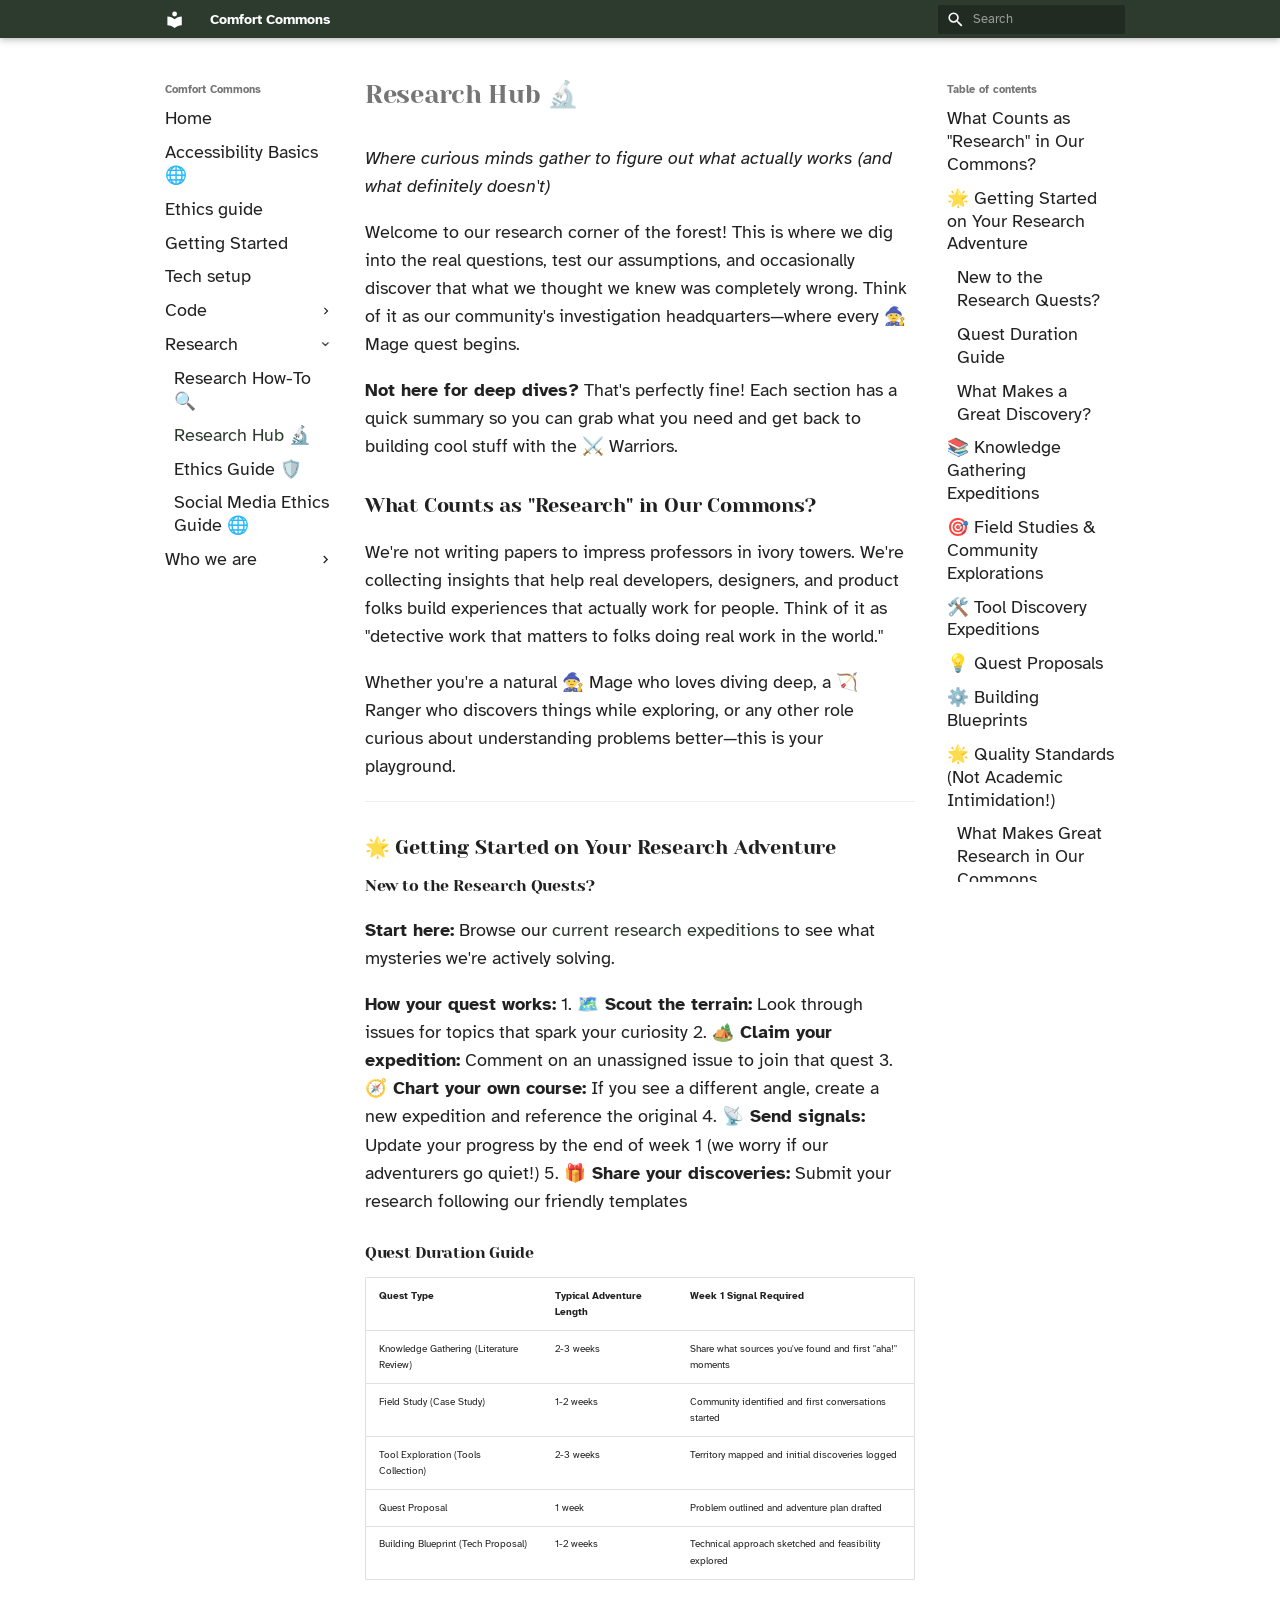
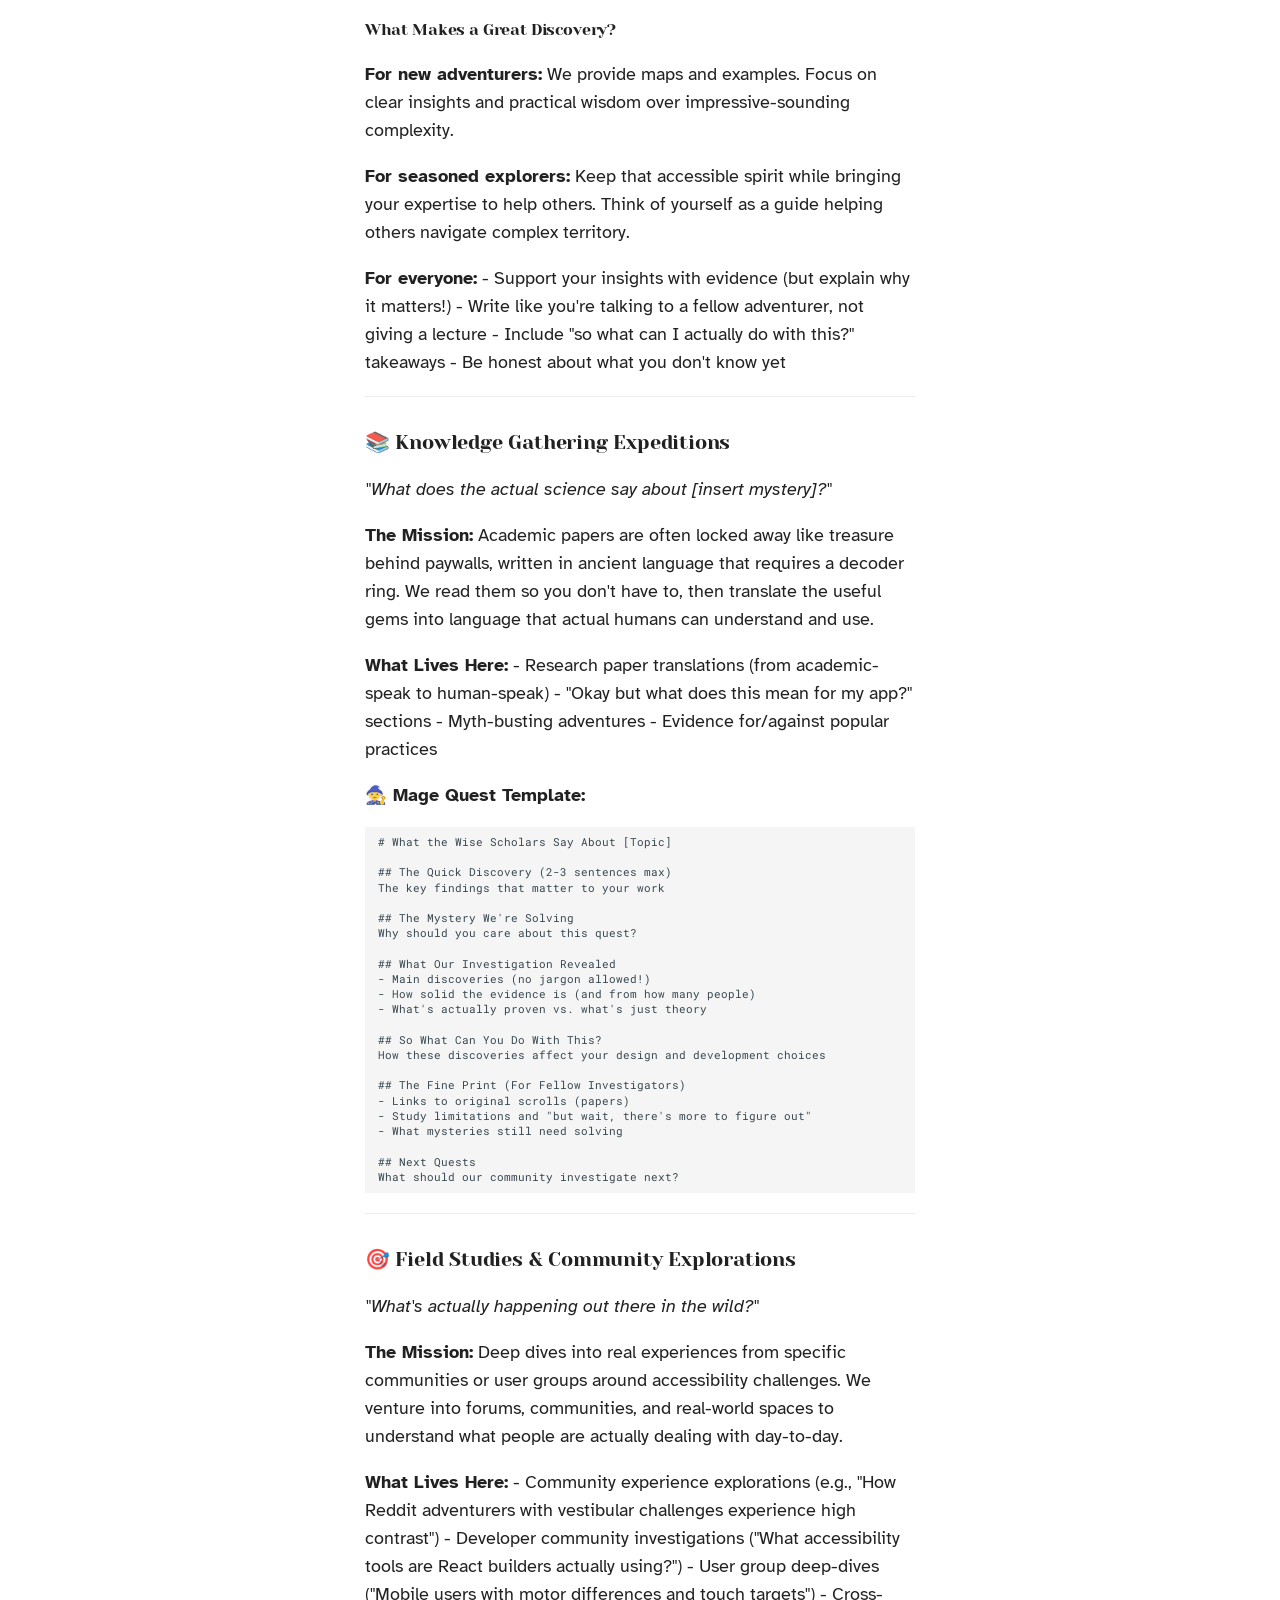
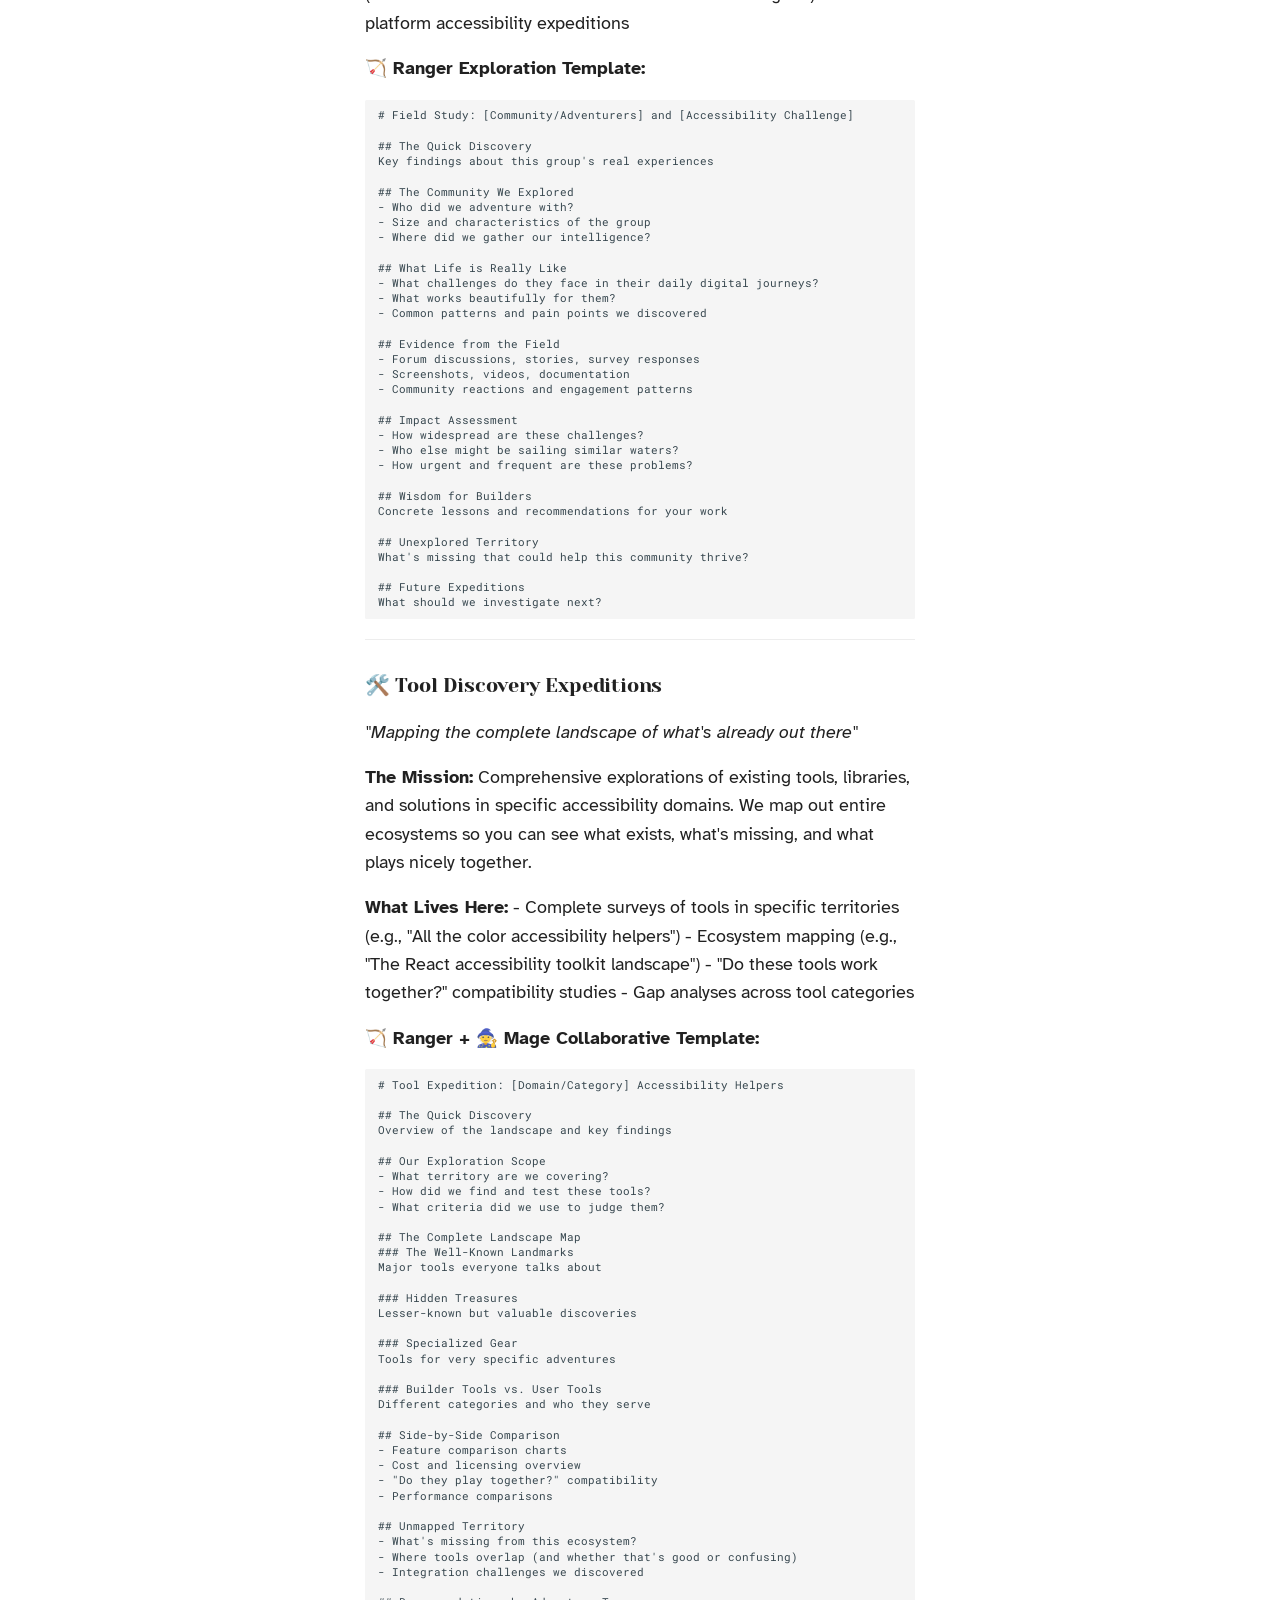
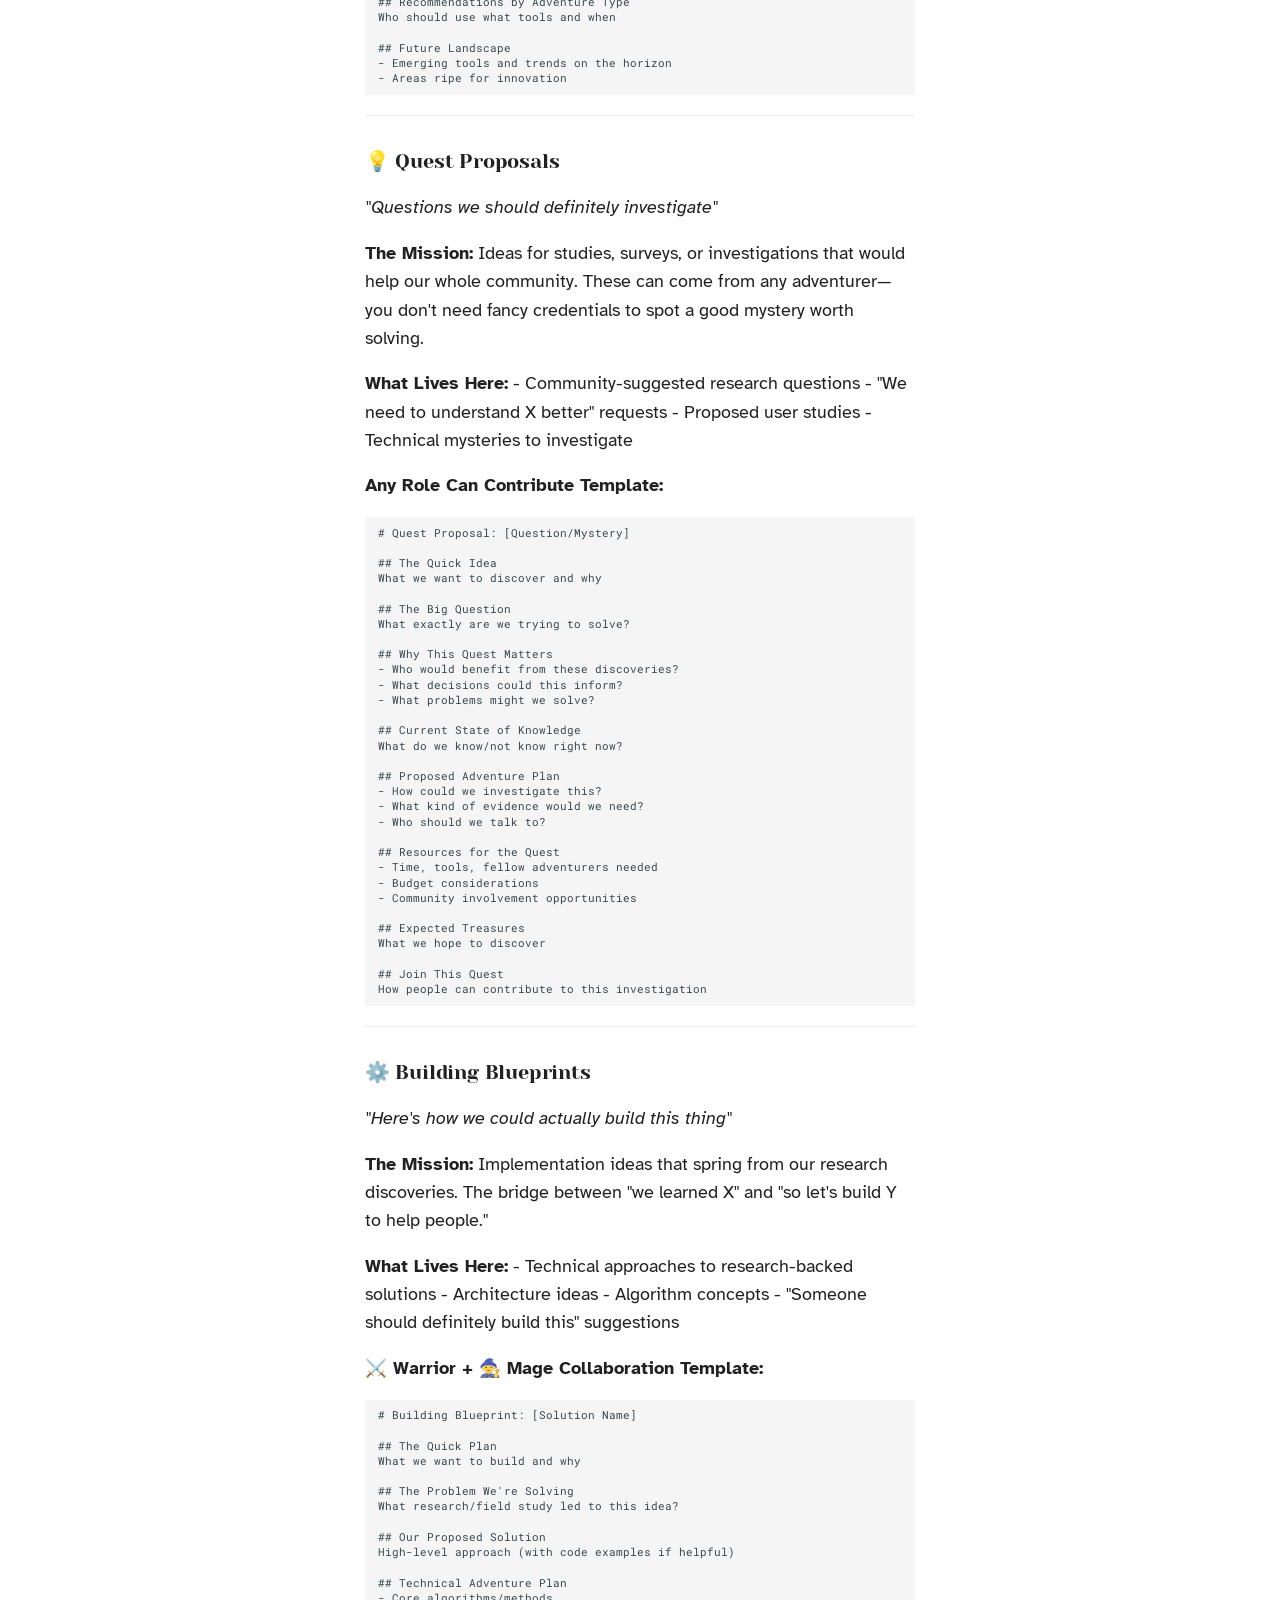
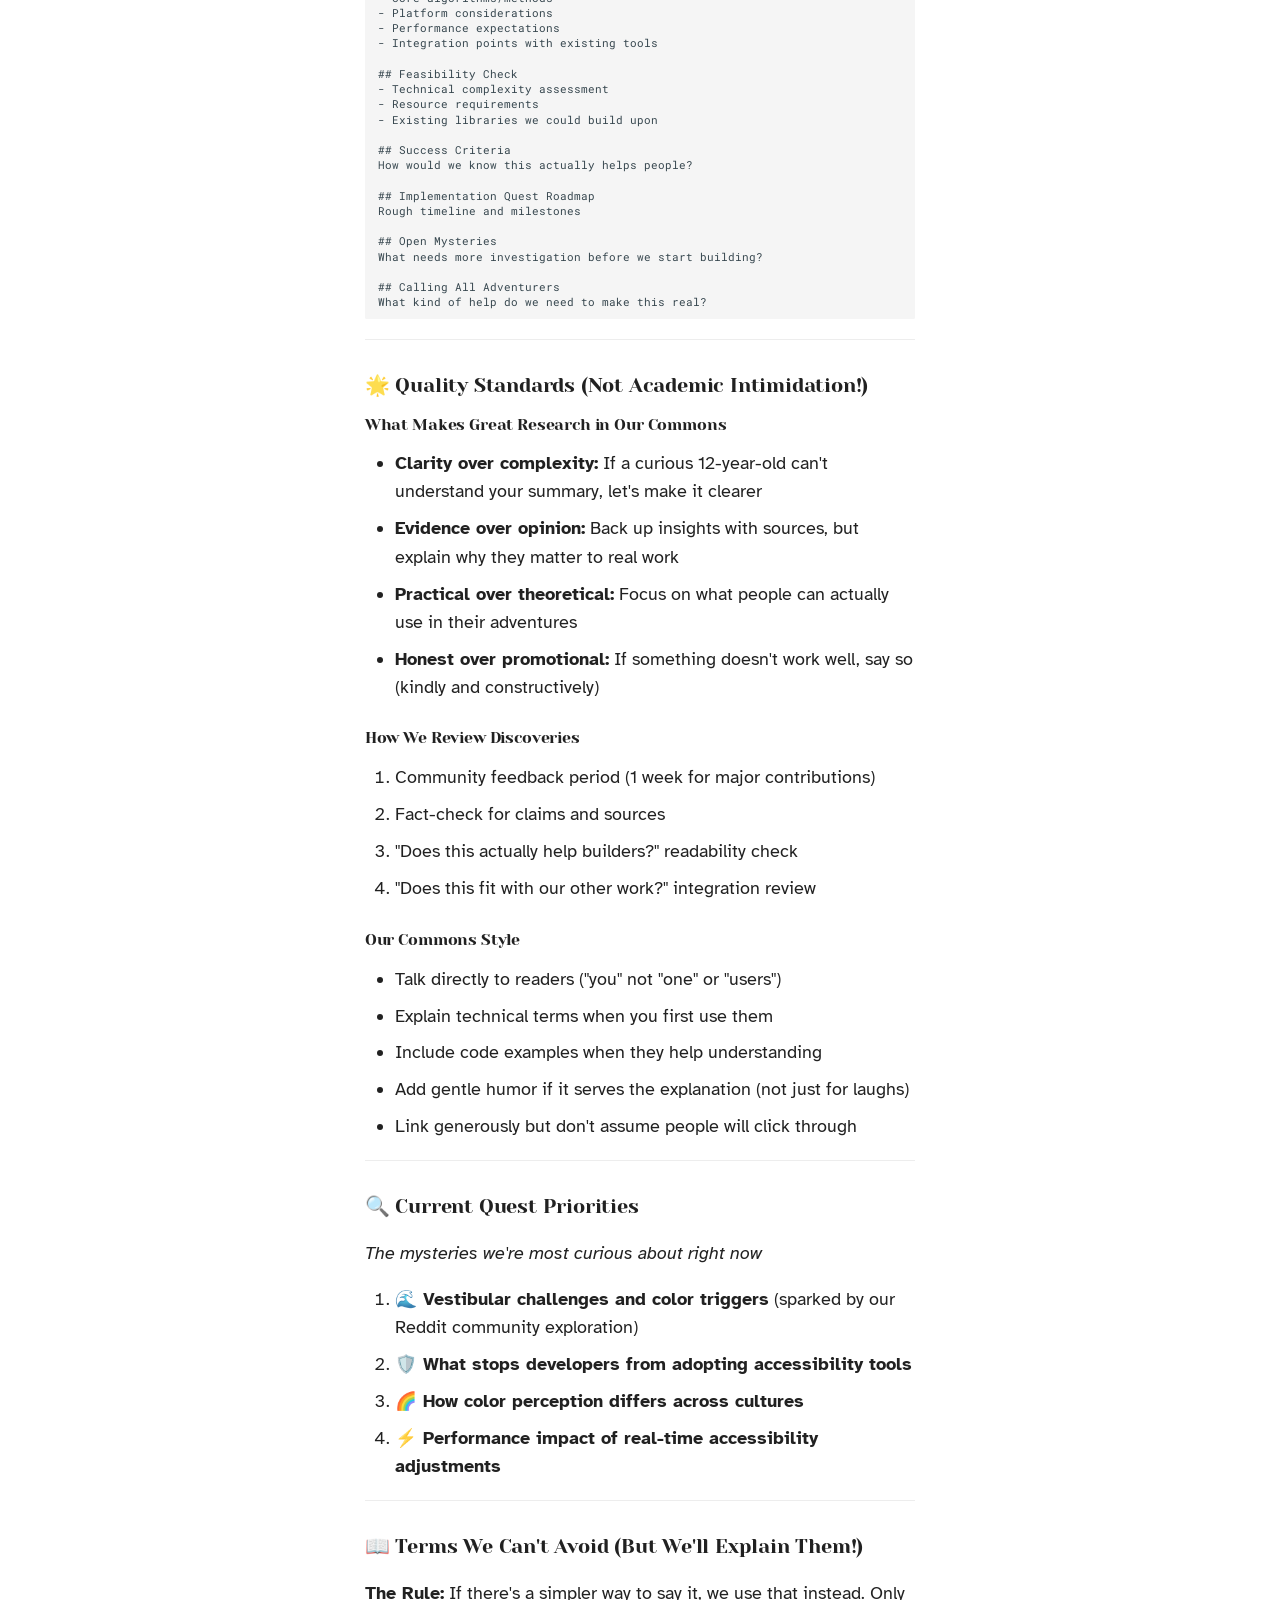
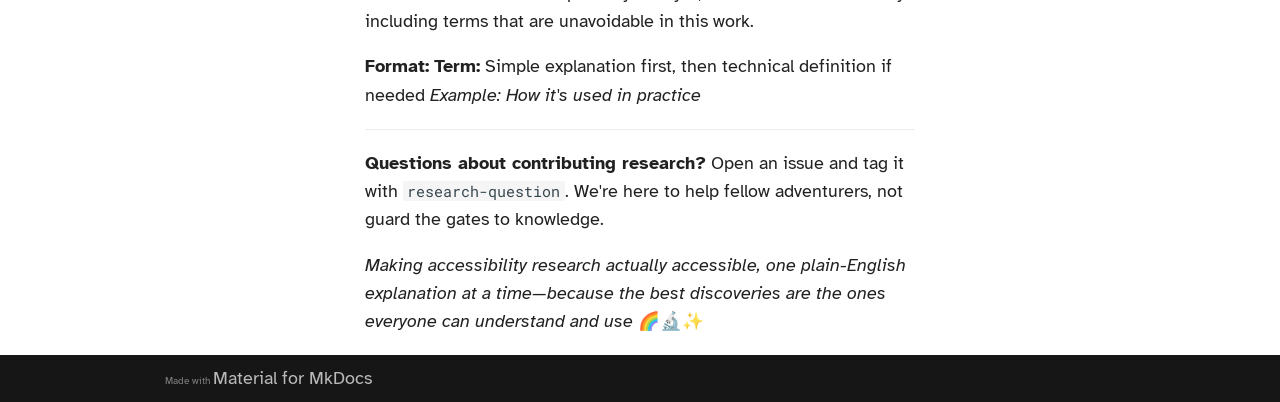
<file: research/intro/index.html>
<!doctype html>
<html lang="en" class="no-js">
  <head>
    
      <meta charset="utf-8">
      <meta name="viewport" content="width=device-width,initial-scale=1">
      
        <meta name="description" content="The Comfort Mode Toolkit Contributor Hub">
      
      
      
        <link rel="canonical" href="https://comfort-mode-toolkit.github.io/wiki/research/intro/">
      
      
        <link rel="prev" href="../how-to-research/">
      
      
        <link rel="next" href="../research-ethics/">
      
      
      <link rel="icon" href="../../assets/images/favicon.png">
      <meta name="generator" content="mkdocs-1.6.1, mkdocs-material-9.6.21">
    
    
      
        <title>Research Hub 🔬 - Comfort Commons</title>
      
    
    
      <link rel="stylesheet" href="../../assets/stylesheets/main.2a3383ac.min.css">
      
        
        <link rel="stylesheet" href="../../assets/stylesheets/palette.06af60db.min.css">
      
      


    
    
      
    
    
      
        
        
        <link rel="preconnect" href="https://fonts.gstatic.com" crossorigin>
        <link rel="stylesheet" href="https://fonts.googleapis.com/css?family=Atkinson+Hyperlegible:300,300i,400,400i,700,700i%7CRoboto+Mono:400,400i,700,700i&display=fallback">
        <style>:root{--md-text-font:"Atkinson Hyperlegible";--md-code-font:"Roboto Mono"}</style>
      
    
    
      <link rel="stylesheet" href="../../stylesheets/extra.css">
    
    <script>__md_scope=new URL("../..",location),__md_hash=e=>[...e].reduce(((e,_)=>(e<<5)-e+_.charCodeAt(0)),0),__md_get=(e,_=localStorage,t=__md_scope)=>JSON.parse(_.getItem(t.pathname+"."+e)),__md_set=(e,_,t=localStorage,a=__md_scope)=>{try{t.setItem(a.pathname+"."+e,JSON.stringify(_))}catch(e){}}</script>
    
      
  


  
  

<script id="__analytics">function __md_analytics(){function e(){dataLayer.push(arguments)}window.dataLayer=window.dataLayer||[],e("js",new Date),e("config","G-C8JPXHVLCH"),document.addEventListener("DOMContentLoaded",(function(){document.forms.search&&document.forms.search.query.addEventListener("blur",(function(){this.value&&e("event","search",{search_term:this.value})}));document$.subscribe((function(){var t=document.forms.feedback;if(void 0!==t)for(var a of t.querySelectorAll("[type=submit]"))a.addEventListener("click",(function(a){a.preventDefault();var n=document.location.pathname,d=this.getAttribute("data-md-value");e("event","feedback",{page:n,data:d}),t.firstElementChild.disabled=!0;var r=t.querySelector(".md-feedback__note [data-md-value='"+d+"']");r&&(r.hidden=!1)})),t.hidden=!1})),location$.subscribe((function(t){e("config","G-C8JPXHVLCH",{page_path:t.pathname})}))}));var t=document.createElement("script");t.async=!0,t.src="https://www.googletagmanager.com/gtag/js?id=G-C8JPXHVLCH",document.getElementById("__analytics").insertAdjacentElement("afterEnd",t)}</script>
  
    <script>"undefined"!=typeof __md_analytics&&__md_analytics()</script>
  

    
    
    
  </head>
  
  
    
    
    
    
    
    <body dir="ltr" data-md-color-scheme="default" data-md-color-primary="custom" data-md-color-accent="indigo">
  
    
    <input class="md-toggle" data-md-toggle="drawer" type="checkbox" id="__drawer" autocomplete="off">
    <input class="md-toggle" data-md-toggle="search" type="checkbox" id="__search" autocomplete="off">
    <label class="md-overlay" for="__drawer"></label>
    <div data-md-component="skip">
      
        
        <a href="#research-hub" class="md-skip">
          Skip to content
        </a>
      
    </div>
    <div data-md-component="announce">
      
    </div>
    
    
      

  

<header class="md-header md-header--shadow" data-md-component="header">
  <nav class="md-header__inner md-grid" aria-label="Header">
    <a href="../.." title="Comfort Commons" class="md-header__button md-logo" aria-label="Comfort Commons" data-md-component="logo">
      
  
  <svg xmlns="http://www.w3.org/2000/svg" viewBox="0 0 24 24"><path d="M12 8a3 3 0 0 0 3-3 3 3 0 0 0-3-3 3 3 0 0 0-3 3 3 3 0 0 0 3 3m0 3.54C9.64 9.35 6.5 8 3 8v11c3.5 0 6.64 1.35 9 3.54 2.36-2.19 5.5-3.54 9-3.54V8c-3.5 0-6.64 1.35-9 3.54"/></svg>

    </a>
    <label class="md-header__button md-icon" for="__drawer">
      
      <svg xmlns="http://www.w3.org/2000/svg" viewBox="0 0 24 24"><path d="M3 6h18v2H3zm0 5h18v2H3zm0 5h18v2H3z"/></svg>
    </label>
    <div class="md-header__title" data-md-component="header-title">
      <div class="md-header__ellipsis">
        <div class="md-header__topic">
          <span class="md-ellipsis">
            Comfort Commons
          </span>
        </div>
        <div class="md-header__topic" data-md-component="header-topic">
          <span class="md-ellipsis">
            
              Research Hub 🔬
            
          </span>
        </div>
      </div>
    </div>
    
      
    
    
    
    
      
      
        <label class="md-header__button md-icon" for="__search">
          
          <svg xmlns="http://www.w3.org/2000/svg" viewBox="0 0 24 24"><path d="M9.5 3A6.5 6.5 0 0 1 16 9.5c0 1.61-.59 3.09-1.56 4.23l.27.27h.79l5 5-1.5 1.5-5-5v-.79l-.27-.27A6.52 6.52 0 0 1 9.5 16 6.5 6.5 0 0 1 3 9.5 6.5 6.5 0 0 1 9.5 3m0 2C7 5 5 7 5 9.5S7 14 9.5 14 14 12 14 9.5 12 5 9.5 5"/></svg>
        </label>
        <div class="md-search" data-md-component="search" role="dialog">
  <label class="md-search__overlay" for="__search"></label>
  <div class="md-search__inner" role="search">
    <form class="md-search__form" name="search">
      <input type="text" class="md-search__input" name="query" aria-label="Search" placeholder="Search" autocapitalize="off" autocorrect="off" autocomplete="off" spellcheck="false" data-md-component="search-query" required>
      <label class="md-search__icon md-icon" for="__search">
        
        <svg xmlns="http://www.w3.org/2000/svg" viewBox="0 0 24 24"><path d="M9.5 3A6.5 6.5 0 0 1 16 9.5c0 1.61-.59 3.09-1.56 4.23l.27.27h.79l5 5-1.5 1.5-5-5v-.79l-.27-.27A6.52 6.52 0 0 1 9.5 16 6.5 6.5 0 0 1 3 9.5 6.5 6.5 0 0 1 9.5 3m0 2C7 5 5 7 5 9.5S7 14 9.5 14 14 12 14 9.5 12 5 9.5 5"/></svg>
        
        <svg xmlns="http://www.w3.org/2000/svg" viewBox="0 0 24 24"><path d="M20 11v2H8l5.5 5.5-1.42 1.42L4.16 12l7.92-7.92L13.5 5.5 8 11z"/></svg>
      </label>
      <nav class="md-search__options" aria-label="Search">
        
        <button type="reset" class="md-search__icon md-icon" title="Clear" aria-label="Clear" tabindex="-1">
          
          <svg xmlns="http://www.w3.org/2000/svg" viewBox="0 0 24 24"><path d="M19 6.41 17.59 5 12 10.59 6.41 5 5 6.41 10.59 12 5 17.59 6.41 19 12 13.41 17.59 19 19 17.59 13.41 12z"/></svg>
        </button>
      </nav>
      
    </form>
    <div class="md-search__output">
      <div class="md-search__scrollwrap" tabindex="0" data-md-scrollfix>
        <div class="md-search-result" data-md-component="search-result">
          <div class="md-search-result__meta">
            Initializing search
          </div>
          <ol class="md-search-result__list" role="presentation"></ol>
        </div>
      </div>
    </div>
  </div>
</div>
      
    
    
  </nav>
  
</header>
    
    <div class="md-container" data-md-component="container">
      
      
        
          
        
      
      <main class="md-main" data-md-component="main">
        <div class="md-main__inner md-grid">
          
            
              
              <div class="md-sidebar md-sidebar--primary" data-md-component="sidebar" data-md-type="navigation" >
                <div class="md-sidebar__scrollwrap">
                  <div class="md-sidebar__inner">
                    



<nav class="md-nav md-nav--primary" aria-label="Navigation" data-md-level="0">
  <label class="md-nav__title" for="__drawer">
    <a href="../.." title="Comfort Commons" class="md-nav__button md-logo" aria-label="Comfort Commons" data-md-component="logo">
      
  
  <svg xmlns="http://www.w3.org/2000/svg" viewBox="0 0 24 24"><path d="M12 8a3 3 0 0 0 3-3 3 3 0 0 0-3-3 3 3 0 0 0-3 3 3 3 0 0 0 3 3m0 3.54C9.64 9.35 6.5 8 3 8v11c3.5 0 6.64 1.35 9 3.54 2.36-2.19 5.5-3.54 9-3.54V8c-3.5 0-6.64 1.35-9 3.54"/></svg>

    </a>
    Comfort Commons
  </label>
  
  <ul class="md-nav__list" data-md-scrollfix>
    
      
      
  
  
  
  
    <li class="md-nav__item">
      <a href="../.." class="md-nav__link">
        
  
  
  <span class="md-ellipsis">
    Home
    
  </span>
  

      </a>
    </li>
  

    
      
      
  
  
  
  
    <li class="md-nav__item">
      <a href="../../accessibility-basics/" class="md-nav__link">
        
  
  
  <span class="md-ellipsis">
    Accessibility Basics 🌐
    
  </span>
  

      </a>
    </li>
  

    
      
      
  
  
  
  
    <li class="md-nav__item">
      <a href="../../ethics-guide/" class="md-nav__link">
        
  
  
  <span class="md-ellipsis">
    Ethics guide
    
  </span>
  

      </a>
    </li>
  

    
      
      
  
  
  
  
    <li class="md-nav__item">
      <a href="../../getting-started/" class="md-nav__link">
        
  
  
  <span class="md-ellipsis">
    Getting Started
    
  </span>
  

      </a>
    </li>
  

    
      
      
  
  
  
  
    <li class="md-nav__item">
      <a href="../../tech-setup/" class="md-nav__link">
        
  
  
  <span class="md-ellipsis">
    Tech setup
    
  </span>
  

      </a>
    </li>
  

    
      
      
  
  
  
  
    
    
    
    
    
    <li class="md-nav__item md-nav__item--nested">
      
        
        
        <input class="md-nav__toggle md-toggle " type="checkbox" id="__nav_6" >
        
          
          <label class="md-nav__link" for="__nav_6" id="__nav_6_label" tabindex="0">
            
  
  
  <span class="md-ellipsis">
    Code
    
  </span>
  

            <span class="md-nav__icon md-icon"></span>
          </label>
        
        <nav class="md-nav" data-md-level="1" aria-labelledby="__nav_6_label" aria-expanded="false">
          <label class="md-nav__title" for="__nav_6">
            <span class="md-nav__icon md-icon"></span>
            Code
          </label>
          <ul class="md-nav__list" data-md-scrollfix>
            
              
                
  
  
  
  
    <li class="md-nav__item">
      <a href="../../code/code-how-to/" class="md-nav__link">
        
  
  
  <span class="md-ellipsis">
    How to code
    
  </span>
  

      </a>
    </li>
  

              
            
          </ul>
        </nav>
      
    </li>
  

    
      
      
  
  
    
  
  
  
    
    
    
    
    
    <li class="md-nav__item md-nav__item--active md-nav__item--nested">
      
        
        
        <input class="md-nav__toggle md-toggle " type="checkbox" id="__nav_7" checked>
        
          
          <label class="md-nav__link" for="__nav_7" id="__nav_7_label" tabindex="0">
            
  
  
  <span class="md-ellipsis">
    Research
    
  </span>
  

            <span class="md-nav__icon md-icon"></span>
          </label>
        
        <nav class="md-nav" data-md-level="1" aria-labelledby="__nav_7_label" aria-expanded="true">
          <label class="md-nav__title" for="__nav_7">
            <span class="md-nav__icon md-icon"></span>
            Research
          </label>
          <ul class="md-nav__list" data-md-scrollfix>
            
              
                
  
  
  
  
    <li class="md-nav__item">
      <a href="../how-to-research/" class="md-nav__link">
        
  
  
  <span class="md-ellipsis">
    Research How-To 🔍
    
  </span>
  

      </a>
    </li>
  

              
            
              
                
  
  
    
  
  
  
    <li class="md-nav__item md-nav__item--active">
      
      <input class="md-nav__toggle md-toggle" type="checkbox" id="__toc">
      
      
        
      
      
        <label class="md-nav__link md-nav__link--active" for="__toc">
          
  
  
  <span class="md-ellipsis">
    Research Hub 🔬
    
  </span>
  

          <span class="md-nav__icon md-icon"></span>
        </label>
      
      <a href="./" class="md-nav__link md-nav__link--active">
        
  
  
  <span class="md-ellipsis">
    Research Hub 🔬
    
  </span>
  

      </a>
      
        

<nav class="md-nav md-nav--secondary" aria-label="Table of contents">
  
  
  
    
  
  
    <label class="md-nav__title" for="__toc">
      <span class="md-nav__icon md-icon"></span>
      Table of contents
    </label>
    <ul class="md-nav__list" data-md-component="toc" data-md-scrollfix>
      
        <li class="md-nav__item">
  <a href="#what-counts-as-research-in-our-commons" class="md-nav__link">
    <span class="md-ellipsis">
      What Counts as "Research" in Our Commons?
    </span>
  </a>
  
</li>
      
        <li class="md-nav__item">
  <a href="#getting-started-on-your-research-adventure" class="md-nav__link">
    <span class="md-ellipsis">
      🌟 Getting Started on Your Research Adventure
    </span>
  </a>
  
    <nav class="md-nav" aria-label="🌟 Getting Started on Your Research Adventure">
      <ul class="md-nav__list">
        
          <li class="md-nav__item">
  <a href="#new-to-the-research-quests" class="md-nav__link">
    <span class="md-ellipsis">
      New to the Research Quests?
    </span>
  </a>
  
</li>
        
          <li class="md-nav__item">
  <a href="#quest-duration-guide" class="md-nav__link">
    <span class="md-ellipsis">
      Quest Duration Guide
    </span>
  </a>
  
</li>
        
          <li class="md-nav__item">
  <a href="#what-makes-a-great-discovery" class="md-nav__link">
    <span class="md-ellipsis">
      What Makes a Great Discovery?
    </span>
  </a>
  
</li>
        
      </ul>
    </nav>
  
</li>
      
        <li class="md-nav__item">
  <a href="#knowledge-gathering-expeditions" class="md-nav__link">
    <span class="md-ellipsis">
      📚 Knowledge Gathering Expeditions
    </span>
  </a>
  
</li>
      
        <li class="md-nav__item">
  <a href="#field-studies-community-explorations" class="md-nav__link">
    <span class="md-ellipsis">
      🎯 Field Studies &amp; Community Explorations
    </span>
  </a>
  
</li>
      
        <li class="md-nav__item">
  <a href="#tool-discovery-expeditions" class="md-nav__link">
    <span class="md-ellipsis">
      🛠️ Tool Discovery Expeditions
    </span>
  </a>
  
</li>
      
        <li class="md-nav__item">
  <a href="#quest-proposals" class="md-nav__link">
    <span class="md-ellipsis">
      💡 Quest Proposals
    </span>
  </a>
  
</li>
      
        <li class="md-nav__item">
  <a href="#building-blueprints" class="md-nav__link">
    <span class="md-ellipsis">
      ⚙️ Building Blueprints
    </span>
  </a>
  
</li>
      
        <li class="md-nav__item">
  <a href="#quality-standards-not-academic-intimidation" class="md-nav__link">
    <span class="md-ellipsis">
      🌟 Quality Standards (Not Academic Intimidation!)
    </span>
  </a>
  
    <nav class="md-nav" aria-label="🌟 Quality Standards (Not Academic Intimidation!)">
      <ul class="md-nav__list">
        
          <li class="md-nav__item">
  <a href="#what-makes-great-research-in-our-commons" class="md-nav__link">
    <span class="md-ellipsis">
      What Makes Great Research in Our Commons
    </span>
  </a>
  
</li>
        
          <li class="md-nav__item">
  <a href="#how-we-review-discoveries" class="md-nav__link">
    <span class="md-ellipsis">
      How We Review Discoveries
    </span>
  </a>
  
</li>
        
          <li class="md-nav__item">
  <a href="#our-commons-style" class="md-nav__link">
    <span class="md-ellipsis">
      Our Commons Style
    </span>
  </a>
  
</li>
        
      </ul>
    </nav>
  
</li>
      
        <li class="md-nav__item">
  <a href="#current-quest-priorities" class="md-nav__link">
    <span class="md-ellipsis">
      🔍 Current Quest Priorities
    </span>
  </a>
  
</li>
      
        <li class="md-nav__item">
  <a href="#terms-we-cant-avoid-but-well-explain-them" class="md-nav__link">
    <span class="md-ellipsis">
      📖 Terms We Can't Avoid (But We'll Explain Them!)
    </span>
  </a>
  
</li>
      
    </ul>
  
</nav>
      
    </li>
  

              
            
              
                
  
  
  
  
    <li class="md-nav__item">
      <a href="../research-ethics/" class="md-nav__link">
        
  
  
  <span class="md-ellipsis">
    Ethics Guide 🛡️
    
  </span>
  

      </a>
    </li>
  

              
            
              
                
  
  
  
  
    <li class="md-nav__item">
      <a href="../social-media-ethics/" class="md-nav__link">
        
  
  
  <span class="md-ellipsis">
    Social Media Ethics Guide 🌐
    
  </span>
  

      </a>
    </li>
  

              
            
          </ul>
        </nav>
      
    </li>
  

    
      
      
  
  
  
  
    
    
    
    
    
    <li class="md-nav__item md-nav__item--nested">
      
        
        
        <input class="md-nav__toggle md-toggle " type="checkbox" id="__nav_8" >
        
          
          <label class="md-nav__link" for="__nav_8" id="__nav_8_label" tabindex="0">
            
  
  
  <span class="md-ellipsis">
    Who we are
    
  </span>
  

            <span class="md-nav__icon md-icon"></span>
          </label>
        
        <nav class="md-nav" data-md-level="1" aria-labelledby="__nav_8_label" aria-expanded="false">
          <label class="md-nav__title" for="__nav_8">
            <span class="md-nav__icon md-icon"></span>
            Who we are
          </label>
          <ul class="md-nav__list" data-md-scrollfix>
            
              
                
  
  
  
  
    <li class="md-nav__item">
      <a href="../../who%20we%20are/our%20culture/" class="md-nav__link">
        
  
  
  <span class="md-ellipsis">
    Comfort Commons Culture
    
  </span>
  

      </a>
    </li>
  

              
            
              
                
  
  
  
  
    <li class="md-nav__item">
      <a href="../../who%20we%20are/our%20values/" class="md-nav__link">
        
  
  
  <span class="md-ellipsis">
    Our values
    
  </span>
  

      </a>
    </li>
  

              
            
              
                
  
  
  
  
    <li class="md-nav__item">
      <a href="../../who%20we%20are/the%20team/" class="md-nav__link">
        
  
  
  <span class="md-ellipsis">
    The team
    
  </span>
  

      </a>
    </li>
  

              
            
          </ul>
        </nav>
      
    </li>
  

    
  </ul>
</nav>
                  </div>
                </div>
              </div>
            
            
              
              <div class="md-sidebar md-sidebar--secondary" data-md-component="sidebar" data-md-type="toc" >
                <div class="md-sidebar__scrollwrap">
                  <div class="md-sidebar__inner">
                    

<nav class="md-nav md-nav--secondary" aria-label="Table of contents">
  
  
  
    
  
  
    <label class="md-nav__title" for="__toc">
      <span class="md-nav__icon md-icon"></span>
      Table of contents
    </label>
    <ul class="md-nav__list" data-md-component="toc" data-md-scrollfix>
      
        <li class="md-nav__item">
  <a href="#what-counts-as-research-in-our-commons" class="md-nav__link">
    <span class="md-ellipsis">
      What Counts as "Research" in Our Commons?
    </span>
  </a>
  
</li>
      
        <li class="md-nav__item">
  <a href="#getting-started-on-your-research-adventure" class="md-nav__link">
    <span class="md-ellipsis">
      🌟 Getting Started on Your Research Adventure
    </span>
  </a>
  
    <nav class="md-nav" aria-label="🌟 Getting Started on Your Research Adventure">
      <ul class="md-nav__list">
        
          <li class="md-nav__item">
  <a href="#new-to-the-research-quests" class="md-nav__link">
    <span class="md-ellipsis">
      New to the Research Quests?
    </span>
  </a>
  
</li>
        
          <li class="md-nav__item">
  <a href="#quest-duration-guide" class="md-nav__link">
    <span class="md-ellipsis">
      Quest Duration Guide
    </span>
  </a>
  
</li>
        
          <li class="md-nav__item">
  <a href="#what-makes-a-great-discovery" class="md-nav__link">
    <span class="md-ellipsis">
      What Makes a Great Discovery?
    </span>
  </a>
  
</li>
        
      </ul>
    </nav>
  
</li>
      
        <li class="md-nav__item">
  <a href="#knowledge-gathering-expeditions" class="md-nav__link">
    <span class="md-ellipsis">
      📚 Knowledge Gathering Expeditions
    </span>
  </a>
  
</li>
      
        <li class="md-nav__item">
  <a href="#field-studies-community-explorations" class="md-nav__link">
    <span class="md-ellipsis">
      🎯 Field Studies &amp; Community Explorations
    </span>
  </a>
  
</li>
      
        <li class="md-nav__item">
  <a href="#tool-discovery-expeditions" class="md-nav__link">
    <span class="md-ellipsis">
      🛠️ Tool Discovery Expeditions
    </span>
  </a>
  
</li>
      
        <li class="md-nav__item">
  <a href="#quest-proposals" class="md-nav__link">
    <span class="md-ellipsis">
      💡 Quest Proposals
    </span>
  </a>
  
</li>
      
        <li class="md-nav__item">
  <a href="#building-blueprints" class="md-nav__link">
    <span class="md-ellipsis">
      ⚙️ Building Blueprints
    </span>
  </a>
  
</li>
      
        <li class="md-nav__item">
  <a href="#quality-standards-not-academic-intimidation" class="md-nav__link">
    <span class="md-ellipsis">
      🌟 Quality Standards (Not Academic Intimidation!)
    </span>
  </a>
  
    <nav class="md-nav" aria-label="🌟 Quality Standards (Not Academic Intimidation!)">
      <ul class="md-nav__list">
        
          <li class="md-nav__item">
  <a href="#what-makes-great-research-in-our-commons" class="md-nav__link">
    <span class="md-ellipsis">
      What Makes Great Research in Our Commons
    </span>
  </a>
  
</li>
        
          <li class="md-nav__item">
  <a href="#how-we-review-discoveries" class="md-nav__link">
    <span class="md-ellipsis">
      How We Review Discoveries
    </span>
  </a>
  
</li>
        
          <li class="md-nav__item">
  <a href="#our-commons-style" class="md-nav__link">
    <span class="md-ellipsis">
      Our Commons Style
    </span>
  </a>
  
</li>
        
      </ul>
    </nav>
  
</li>
      
        <li class="md-nav__item">
  <a href="#current-quest-priorities" class="md-nav__link">
    <span class="md-ellipsis">
      🔍 Current Quest Priorities
    </span>
  </a>
  
</li>
      
        <li class="md-nav__item">
  <a href="#terms-we-cant-avoid-but-well-explain-them" class="md-nav__link">
    <span class="md-ellipsis">
      📖 Terms We Can't Avoid (But We'll Explain Them!)
    </span>
  </a>
  
</li>
      
    </ul>
  
</nav>
                  </div>
                </div>
              </div>
            
          
          
            <div class="md-content" data-md-component="content">
              <article class="md-content__inner md-typeset">
                
                  



<h1 id="research-hub">Research Hub 🔬</h1>
<p><em>Where curious minds gather to figure out what actually works (and what definitely doesn't)</em></p>
<p>Welcome to our research corner of the forest! This is where we dig into the real questions, test our assumptions, and occasionally discover that what we thought we knew was completely wrong. Think of it as our community's investigation headquarters—where every 🧙 Mage quest begins.</p>
<p><strong>Not here for deep dives?</strong> That's perfectly fine! Each section has a quick summary so you can grab what you need and get back to building cool stuff with the ⚔️ Warriors.</p>
<h2 id="what-counts-as-research-in-our-commons">What Counts as "Research" in Our Commons?</h2>
<p>We're not writing papers to impress professors in ivory towers. We're collecting insights that help real developers, designers, and product folks build experiences that actually work for people. Think of it as "detective work that matters to folks doing real work in the world."</p>
<p>Whether you're a natural 🧙 Mage who loves diving deep, a 🏹 Ranger who discovers things while exploring, or any other role curious about understanding problems better—this is your playground.</p>
<hr />
<h2 id="getting-started-on-your-research-adventure">🌟 Getting Started on Your Research Adventure</h2>
<h3 id="new-to-the-research-quests">New to the Research Quests?</h3>
<p><strong>Start here:</strong> Browse our <a href="https://github.com/comfort-mode-toolkit/cm-hub/issues">current research expeditions</a> to see what mysteries we're actively solving.</p>
<p><strong>How your quest works:</strong>
1. <strong>🗺️ Scout the terrain:</strong> Look through issues for topics that spark your curiosity
2. <strong>🏕️ Claim your expedition:</strong> Comment on an unassigned issue to join that quest
3. <strong>🧭 Chart your own course:</strong> If you see a different angle, create a new expedition and reference the original
4. <strong>📡 Send signals:</strong> Update your progress by the end of week 1 (we worry if our adventurers go quiet!)
5. <strong>🎁 Share your discoveries:</strong> Submit your research following our friendly templates</p>
<h3 id="quest-duration-guide">Quest Duration Guide</h3>
<table>
<thead>
<tr>
<th>Quest Type</th>
<th>Typical Adventure Length</th>
<th>Week 1 Signal Required</th>
</tr>
</thead>
<tbody>
<tr>
<td>Knowledge Gathering (Literature Review)</td>
<td>2-3 weeks</td>
<td>Share what sources you've found and first "aha!" moments</td>
</tr>
<tr>
<td>Field Study (Case Study)</td>
<td>1-2 weeks</td>
<td>Community identified and first conversations started</td>
</tr>
<tr>
<td>Tool Exploration (Tools Collection)</td>
<td>2-3 weeks</td>
<td>Territory mapped and initial discoveries logged</td>
</tr>
<tr>
<td>Quest Proposal</td>
<td>1 week</td>
<td>Problem outlined and adventure plan drafted</td>
</tr>
<tr>
<td>Building Blueprint (Tech Proposal)</td>
<td>1-2 weeks</td>
<td>Technical approach sketched and feasibility explored</td>
</tr>
</tbody>
</table>
<h3 id="what-makes-a-great-discovery">What Makes a Great Discovery?</h3>
<p><strong>For new adventurers:</strong> We provide maps and examples. Focus on clear insights and practical wisdom over impressive-sounding complexity.</p>
<p><strong>For seasoned explorers:</strong> Keep that accessible spirit while bringing your expertise to help others. Think of yourself as a guide helping others navigate complex territory.</p>
<p><strong>For everyone:</strong> 
- Support your insights with evidence (but explain why it matters!)
- Write like you're talking to a fellow adventurer, not giving a lecture
- Include "so what can I actually do with this?" takeaways
- Be honest about what you don't know yet</p>
<hr />
<h2 id="knowledge-gathering-expeditions">📚 Knowledge Gathering Expeditions</h2>
<p><em>"What does the actual science say about [insert mystery]?"</em></p>
<p><strong>The Mission:</strong> Academic papers are often locked away like treasure behind paywalls, written in ancient language that requires a decoder ring. We read them so you don't have to, then translate the useful gems into language that actual humans can understand and use.</p>
<p><strong>What Lives Here:</strong>
- Research paper translations (from academic-speak to human-speak)
- "Okay but what does this mean for my app?" sections
- Myth-busting adventures
- Evidence for/against popular practices</p>
<p><strong>🧙 Mage Quest Template:</strong>
<div class="language-text highlight"><pre><span></span><code><span id="__span-0-1"><a id="__codelineno-0-1" name="__codelineno-0-1" href="#__codelineno-0-1"></a># What the Wise Scholars Say About [Topic]
</span><span id="__span-0-2"><a id="__codelineno-0-2" name="__codelineno-0-2" href="#__codelineno-0-2"></a>
</span><span id="__span-0-3"><a id="__codelineno-0-3" name="__codelineno-0-3" href="#__codelineno-0-3"></a>## The Quick Discovery (2-3 sentences max)
</span><span id="__span-0-4"><a id="__codelineno-0-4" name="__codelineno-0-4" href="#__codelineno-0-4"></a>The key findings that matter to your work
</span><span id="__span-0-5"><a id="__codelineno-0-5" name="__codelineno-0-5" href="#__codelineno-0-5"></a>
</span><span id="__span-0-6"><a id="__codelineno-0-6" name="__codelineno-0-6" href="#__codelineno-0-6"></a>## The Mystery We&#39;re Solving
</span><span id="__span-0-7"><a id="__codelineno-0-7" name="__codelineno-0-7" href="#__codelineno-0-7"></a>Why should you care about this quest?
</span><span id="__span-0-8"><a id="__codelineno-0-8" name="__codelineno-0-8" href="#__codelineno-0-8"></a>
</span><span id="__span-0-9"><a id="__codelineno-0-9" name="__codelineno-0-9" href="#__codelineno-0-9"></a>## What Our Investigation Revealed
</span><span id="__span-0-10"><a id="__codelineno-0-10" name="__codelineno-0-10" href="#__codelineno-0-10"></a>- Main discoveries (no jargon allowed!)
</span><span id="__span-0-11"><a id="__codelineno-0-11" name="__codelineno-0-11" href="#__codelineno-0-11"></a>- How solid the evidence is (and from how many people)
</span><span id="__span-0-12"><a id="__codelineno-0-12" name="__codelineno-0-12" href="#__codelineno-0-12"></a>- What&#39;s actually proven vs. what&#39;s just theory
</span><span id="__span-0-13"><a id="__codelineno-0-13" name="__codelineno-0-13" href="#__codelineno-0-13"></a>
</span><span id="__span-0-14"><a id="__codelineno-0-14" name="__codelineno-0-14" href="#__codelineno-0-14"></a>## So What Can You Do With This? 
</span><span id="__span-0-15"><a id="__codelineno-0-15" name="__codelineno-0-15" href="#__codelineno-0-15"></a>How these discoveries affect your design and development choices
</span><span id="__span-0-16"><a id="__codelineno-0-16" name="__codelineno-0-16" href="#__codelineno-0-16"></a>
</span><span id="__span-0-17"><a id="__codelineno-0-17" name="__codelineno-0-17" href="#__codelineno-0-17"></a>## The Fine Print (For Fellow Investigators)
</span><span id="__span-0-18"><a id="__codelineno-0-18" name="__codelineno-0-18" href="#__codelineno-0-18"></a>- Links to original scrolls (papers)
</span><span id="__span-0-19"><a id="__codelineno-0-19" name="__codelineno-0-19" href="#__codelineno-0-19"></a>- Study limitations and &quot;but wait, there&#39;s more to figure out&quot;
</span><span id="__span-0-20"><a id="__codelineno-0-20" name="__codelineno-0-20" href="#__codelineno-0-20"></a>- What mysteries still need solving
</span><span id="__span-0-21"><a id="__codelineno-0-21" name="__codelineno-0-21" href="#__codelineno-0-21"></a>
</span><span id="__span-0-22"><a id="__codelineno-0-22" name="__codelineno-0-22" href="#__codelineno-0-22"></a>## Next Quests
</span><span id="__span-0-23"><a id="__codelineno-0-23" name="__codelineno-0-23" href="#__codelineno-0-23"></a>What should our community investigate next?
</span></code></pre></div></p>
<hr />
<h2 id="field-studies-community-explorations">🎯 Field Studies &amp; Community Explorations</h2>
<p><em>"What's actually happening out there in the wild?"</em></p>
<p><strong>The Mission:</strong> Deep dives into real experiences from specific communities or user groups around accessibility challenges. We venture into forums, communities, and real-world spaces to understand what people are actually dealing with day-to-day.</p>
<p><strong>What Lives Here:</strong>
- Community experience explorations (e.g., "How Reddit adventurers with vestibular challenges experience high contrast")
- Developer community investigations ("What accessibility tools are React builders actually using?")
- User group deep-dives ("Mobile users with motor differences and touch targets")
- Cross-platform accessibility expeditions</p>
<p><strong>🏹 Ranger Exploration Template:</strong>
<div class="language-text highlight"><pre><span></span><code><span id="__span-1-1"><a id="__codelineno-1-1" name="__codelineno-1-1" href="#__codelineno-1-1"></a># Field Study: [Community/Adventurers] and [Accessibility Challenge]
</span><span id="__span-1-2"><a id="__codelineno-1-2" name="__codelineno-1-2" href="#__codelineno-1-2"></a>
</span><span id="__span-1-3"><a id="__codelineno-1-3" name="__codelineno-1-3" href="#__codelineno-1-3"></a>## The Quick Discovery
</span><span id="__span-1-4"><a id="__codelineno-1-4" name="__codelineno-1-4" href="#__codelineno-1-4"></a>Key findings about this group&#39;s real experiences
</span><span id="__span-1-5"><a id="__codelineno-1-5" name="__codelineno-1-5" href="#__codelineno-1-5"></a>
</span><span id="__span-1-6"><a id="__codelineno-1-6" name="__codelineno-1-6" href="#__codelineno-1-6"></a>## The Community We Explored
</span><span id="__span-1-7"><a id="__codelineno-1-7" name="__codelineno-1-7" href="#__codelineno-1-7"></a>- Who did we adventure with?
</span><span id="__span-1-8"><a id="__codelineno-1-8" name="__codelineno-1-8" href="#__codelineno-1-8"></a>- Size and characteristics of the group
</span><span id="__span-1-9"><a id="__codelineno-1-9" name="__codelineno-1-9" href="#__codelineno-1-9"></a>- Where did we gather our intelligence?
</span><span id="__span-1-10"><a id="__codelineno-1-10" name="__codelineno-1-10" href="#__codelineno-1-10"></a>
</span><span id="__span-1-11"><a id="__codelineno-1-11" name="__codelineno-1-11" href="#__codelineno-1-11"></a>## What Life is Really Like
</span><span id="__span-1-12"><a id="__codelineno-1-12" name="__codelineno-1-12" href="#__codelineno-1-12"></a>- What challenges do they face in their daily digital journeys?
</span><span id="__span-1-13"><a id="__codelineno-1-13" name="__codelineno-1-13" href="#__codelineno-1-13"></a>- What works beautifully for them?
</span><span id="__span-1-14"><a id="__codelineno-1-14" name="__codelineno-1-14" href="#__codelineno-1-14"></a>- Common patterns and pain points we discovered
</span><span id="__span-1-15"><a id="__codelineno-1-15" name="__codelineno-1-15" href="#__codelineno-1-15"></a>
</span><span id="__span-1-16"><a id="__codelineno-1-16" name="__codelineno-1-16" href="#__codelineno-1-16"></a>## Evidence from the Field
</span><span id="__span-1-17"><a id="__codelineno-1-17" name="__codelineno-1-17" href="#__codelineno-1-17"></a>- Forum discussions, stories, survey responses
</span><span id="__span-1-18"><a id="__codelineno-1-18" name="__codelineno-1-18" href="#__codelineno-1-18"></a>- Screenshots, videos, documentation
</span><span id="__span-1-19"><a id="__codelineno-1-19" name="__codelineno-1-19" href="#__codelineno-1-19"></a>- Community reactions and engagement patterns
</span><span id="__span-1-20"><a id="__codelineno-1-20" name="__codelineno-1-20" href="#__codelineno-1-20"></a>
</span><span id="__span-1-21"><a id="__codelineno-1-21" name="__codelineno-1-21" href="#__codelineno-1-21"></a>## Impact Assessment
</span><span id="__span-1-22"><a id="__codelineno-1-22" name="__codelineno-1-22" href="#__codelineno-1-22"></a>- How widespread are these challenges?
</span><span id="__span-1-23"><a id="__codelineno-1-23" name="__codelineno-1-23" href="#__codelineno-1-23"></a>- Who else might be sailing similar waters?
</span><span id="__span-1-24"><a id="__codelineno-1-24" name="__codelineno-1-24" href="#__codelineno-1-24"></a>- How urgent and frequent are these problems?
</span><span id="__span-1-25"><a id="__codelineno-1-25" name="__codelineno-1-25" href="#__codelineno-1-25"></a>
</span><span id="__span-1-26"><a id="__codelineno-1-26" name="__codelineno-1-26" href="#__codelineno-1-26"></a>## Wisdom for Builders
</span><span id="__span-1-27"><a id="__codelineno-1-27" name="__codelineno-1-27" href="#__codelineno-1-27"></a>Concrete lessons and recommendations for your work
</span><span id="__span-1-28"><a id="__codelineno-1-28" name="__codelineno-1-28" href="#__codelineno-1-28"></a>
</span><span id="__span-1-29"><a id="__codelineno-1-29" name="__codelineno-1-29" href="#__codelineno-1-29"></a>## Unexplored Territory
</span><span id="__span-1-30"><a id="__codelineno-1-30" name="__codelineno-1-30" href="#__codelineno-1-30"></a>What&#39;s missing that could help this community thrive?
</span><span id="__span-1-31"><a id="__codelineno-1-31" name="__codelineno-1-31" href="#__codelineno-1-31"></a>
</span><span id="__span-1-32"><a id="__codelineno-1-32" name="__codelineno-1-32" href="#__codelineno-1-32"></a>## Future Expeditions
</span><span id="__span-1-33"><a id="__codelineno-1-33" name="__codelineno-1-33" href="#__codelineno-1-33"></a>What should we investigate next?
</span></code></pre></div></p>
<hr />
<h2 id="tool-discovery-expeditions">🛠️ Tool Discovery Expeditions</h2>
<p><em>"Mapping the complete landscape of what's already out there"</em></p>
<p><strong>The Mission:</strong> Comprehensive explorations of existing tools, libraries, and solutions in specific accessibility domains. We map out entire ecosystems so you can see what exists, what's missing, and what plays nicely together.</p>
<p><strong>What Lives Here:</strong>
- Complete surveys of tools in specific territories (e.g., "All the color accessibility helpers")
- Ecosystem mapping (e.g., "The React accessibility toolkit landscape")
- "Do these tools work together?" compatibility studies
- Gap analyses across tool categories</p>
<p><strong>🏹 Ranger + 🧙 Mage Collaborative Template:</strong>
<div class="language-text highlight"><pre><span></span><code><span id="__span-2-1"><a id="__codelineno-2-1" name="__codelineno-2-1" href="#__codelineno-2-1"></a># Tool Expedition: [Domain/Category] Accessibility Helpers
</span><span id="__span-2-2"><a id="__codelineno-2-2" name="__codelineno-2-2" href="#__codelineno-2-2"></a>
</span><span id="__span-2-3"><a id="__codelineno-2-3" name="__codelineno-2-3" href="#__codelineno-2-3"></a>## The Quick Discovery
</span><span id="__span-2-4"><a id="__codelineno-2-4" name="__codelineno-2-4" href="#__codelineno-2-4"></a>Overview of the landscape and key findings
</span><span id="__span-2-5"><a id="__codelineno-2-5" name="__codelineno-2-5" href="#__codelineno-2-5"></a>
</span><span id="__span-2-6"><a id="__codelineno-2-6" name="__codelineno-2-6" href="#__codelineno-2-6"></a>## Our Exploration Scope
</span><span id="__span-2-7"><a id="__codelineno-2-7" name="__codelineno-2-7" href="#__codelineno-2-7"></a>- What territory are we covering?
</span><span id="__span-2-8"><a id="__codelineno-2-8" name="__codelineno-2-8" href="#__codelineno-2-8"></a>- How did we find and test these tools?
</span><span id="__span-2-9"><a id="__codelineno-2-9" name="__codelineno-2-9" href="#__codelineno-2-9"></a>- What criteria did we use to judge them?
</span><span id="__span-2-10"><a id="__codelineno-2-10" name="__codelineno-2-10" href="#__codelineno-2-10"></a>
</span><span id="__span-2-11"><a id="__codelineno-2-11" name="__codelineno-2-11" href="#__codelineno-2-11"></a>## The Complete Landscape Map
</span><span id="__span-2-12"><a id="__codelineno-2-12" name="__codelineno-2-12" href="#__codelineno-2-12"></a>### The Well-Known Landmarks
</span><span id="__span-2-13"><a id="__codelineno-2-13" name="__codelineno-2-13" href="#__codelineno-2-13"></a>Major tools everyone talks about
</span><span id="__span-2-14"><a id="__codelineno-2-14" name="__codelineno-2-14" href="#__codelineno-2-14"></a>
</span><span id="__span-2-15"><a id="__codelineno-2-15" name="__codelineno-2-15" href="#__codelineno-2-15"></a>### Hidden Treasures
</span><span id="__span-2-16"><a id="__codelineno-2-16" name="__codelineno-2-16" href="#__codelineno-2-16"></a>Lesser-known but valuable discoveries
</span><span id="__span-2-17"><a id="__codelineno-2-17" name="__codelineno-2-17" href="#__codelineno-2-17"></a>
</span><span id="__span-2-18"><a id="__codelineno-2-18" name="__codelineno-2-18" href="#__codelineno-2-18"></a>### Specialized Gear
</span><span id="__span-2-19"><a id="__codelineno-2-19" name="__codelineno-2-19" href="#__codelineno-2-19"></a>Tools for very specific adventures
</span><span id="__span-2-20"><a id="__codelineno-2-20" name="__codelineno-2-20" href="#__codelineno-2-20"></a>
</span><span id="__span-2-21"><a id="__codelineno-2-21" name="__codelineno-2-21" href="#__codelineno-2-21"></a>### Builder Tools vs. User Tools
</span><span id="__span-2-22"><a id="__codelineno-2-22" name="__codelineno-2-22" href="#__codelineno-2-22"></a>Different categories and who they serve
</span><span id="__span-2-23"><a id="__codelineno-2-23" name="__codelineno-2-23" href="#__codelineno-2-23"></a>
</span><span id="__span-2-24"><a id="__codelineno-2-24" name="__codelineno-2-24" href="#__codelineno-2-24"></a>## Side-by-Side Comparison
</span><span id="__span-2-25"><a id="__codelineno-2-25" name="__codelineno-2-25" href="#__codelineno-2-25"></a>- Feature comparison charts
</span><span id="__span-2-26"><a id="__codelineno-2-26" name="__codelineno-2-26" href="#__codelineno-2-26"></a>- Cost and licensing overview
</span><span id="__span-2-27"><a id="__codelineno-2-27" name="__codelineno-2-27" href="#__codelineno-2-27"></a>- &quot;Do they play together?&quot; compatibility
</span><span id="__span-2-28"><a id="__codelineno-2-28" name="__codelineno-2-28" href="#__codelineno-2-28"></a>- Performance comparisons
</span><span id="__span-2-29"><a id="__codelineno-2-29" name="__codelineno-2-29" href="#__codelineno-2-29"></a>
</span><span id="__span-2-30"><a id="__codelineno-2-30" name="__codelineno-2-30" href="#__codelineno-2-30"></a>## Unmapped Territory
</span><span id="__span-2-31"><a id="__codelineno-2-31" name="__codelineno-2-31" href="#__codelineno-2-31"></a>- What&#39;s missing from this ecosystem?
</span><span id="__span-2-32"><a id="__codelineno-2-32" name="__codelineno-2-32" href="#__codelineno-2-32"></a>- Where tools overlap (and whether that&#39;s good or confusing)
</span><span id="__span-2-33"><a id="__codelineno-2-33" name="__codelineno-2-33" href="#__codelineno-2-33"></a>- Integration challenges we discovered
</span><span id="__span-2-34"><a id="__codelineno-2-34" name="__codelineno-2-34" href="#__codelineno-2-34"></a>
</span><span id="__span-2-35"><a id="__codelineno-2-35" name="__codelineno-2-35" href="#__codelineno-2-35"></a>## Recommendations by Adventure Type
</span><span id="__span-2-36"><a id="__codelineno-2-36" name="__codelineno-2-36" href="#__codelineno-2-36"></a>Who should use what tools and when
</span><span id="__span-2-37"><a id="__codelineno-2-37" name="__codelineno-2-37" href="#__codelineno-2-37"></a>
</span><span id="__span-2-38"><a id="__codelineno-2-38" name="__codelineno-2-38" href="#__codelineno-2-38"></a>## Future Landscape
</span><span id="__span-2-39"><a id="__codelineno-2-39" name="__codelineno-2-39" href="#__codelineno-2-39"></a>- Emerging tools and trends on the horizon
</span><span id="__span-2-40"><a id="__codelineno-2-40" name="__codelineno-2-40" href="#__codelineno-2-40"></a>- Areas ripe for innovation
</span></code></pre></div></p>
<hr />
<h2 id="quest-proposals">💡 Quest Proposals</h2>
<p><em>"Questions we should definitely investigate"</em></p>
<p><strong>The Mission:</strong> Ideas for studies, surveys, or investigations that would help our whole community. These can come from any adventurer—you don't need fancy credentials to spot a good mystery worth solving.</p>
<p><strong>What Lives Here:</strong>
- Community-suggested research questions
- "We need to understand X better" requests
- Proposed user studies
- Technical mysteries to investigate</p>
<p><strong>Any Role Can Contribute Template:</strong>
<div class="language-text highlight"><pre><span></span><code><span id="__span-3-1"><a id="__codelineno-3-1" name="__codelineno-3-1" href="#__codelineno-3-1"></a># Quest Proposal: [Question/Mystery]
</span><span id="__span-3-2"><a id="__codelineno-3-2" name="__codelineno-3-2" href="#__codelineno-3-2"></a>
</span><span id="__span-3-3"><a id="__codelineno-3-3" name="__codelineno-3-3" href="#__codelineno-3-3"></a>## The Quick Idea
</span><span id="__span-3-4"><a id="__codelineno-3-4" name="__codelineno-3-4" href="#__codelineno-3-4"></a>What we want to discover and why
</span><span id="__span-3-5"><a id="__codelineno-3-5" name="__codelineno-3-5" href="#__codelineno-3-5"></a>
</span><span id="__span-3-6"><a id="__codelineno-3-6" name="__codelineno-3-6" href="#__codelineno-3-6"></a>## The Big Question
</span><span id="__span-3-7"><a id="__codelineno-3-7" name="__codelineno-3-7" href="#__codelineno-3-7"></a>What exactly are we trying to solve?
</span><span id="__span-3-8"><a id="__codelineno-3-8" name="__codelineno-3-8" href="#__codelineno-3-8"></a>
</span><span id="__span-3-9"><a id="__codelineno-3-9" name="__codelineno-3-9" href="#__codelineno-3-9"></a>## Why This Quest Matters
</span><span id="__span-3-10"><a id="__codelineno-3-10" name="__codelineno-3-10" href="#__codelineno-3-10"></a>- Who would benefit from these discoveries?
</span><span id="__span-3-11"><a id="__codelineno-3-11" name="__codelineno-3-11" href="#__codelineno-3-11"></a>- What decisions could this inform?
</span><span id="__span-3-12"><a id="__codelineno-3-12" name="__codelineno-3-12" href="#__codelineno-3-12"></a>- What problems might we solve?
</span><span id="__span-3-13"><a id="__codelineno-3-13" name="__codelineno-3-13" href="#__codelineno-3-13"></a>
</span><span id="__span-3-14"><a id="__codelineno-3-14" name="__codelineno-3-14" href="#__codelineno-3-14"></a>## Current State of Knowledge
</span><span id="__span-3-15"><a id="__codelineno-3-15" name="__codelineno-3-15" href="#__codelineno-3-15"></a>What do we know/not know right now?
</span><span id="__span-3-16"><a id="__codelineno-3-16" name="__codelineno-3-16" href="#__codelineno-3-16"></a>
</span><span id="__span-3-17"><a id="__codelineno-3-17" name="__codelineno-3-17" href="#__codelineno-3-17"></a>## Proposed Adventure Plan
</span><span id="__span-3-18"><a id="__codelineno-3-18" name="__codelineno-3-18" href="#__codelineno-3-18"></a>- How could we investigate this?
</span><span id="__span-3-19"><a id="__codelineno-3-19" name="__codelineno-3-19" href="#__codelineno-3-19"></a>- What kind of evidence would we need?
</span><span id="__span-3-20"><a id="__codelineno-3-20" name="__codelineno-3-20" href="#__codelineno-3-20"></a>- Who should we talk to?
</span><span id="__span-3-21"><a id="__codelineno-3-21" name="__codelineno-3-21" href="#__codelineno-3-21"></a>
</span><span id="__span-3-22"><a id="__codelineno-3-22" name="__codelineno-3-22" href="#__codelineno-3-22"></a>## Resources for the Quest
</span><span id="__span-3-23"><a id="__codelineno-3-23" name="__codelineno-3-23" href="#__codelineno-3-23"></a>- Time, tools, fellow adventurers needed
</span><span id="__span-3-24"><a id="__codelineno-3-24" name="__codelineno-3-24" href="#__codelineno-3-24"></a>- Budget considerations
</span><span id="__span-3-25"><a id="__codelineno-3-25" name="__codelineno-3-25" href="#__codelineno-3-25"></a>- Community involvement opportunities
</span><span id="__span-3-26"><a id="__codelineno-3-26" name="__codelineno-3-26" href="#__codelineno-3-26"></a>
</span><span id="__span-3-27"><a id="__codelineno-3-27" name="__codelineno-3-27" href="#__codelineno-3-27"></a>## Expected Treasures
</span><span id="__span-3-28"><a id="__codelineno-3-28" name="__codelineno-3-28" href="#__codelineno-3-28"></a>What we hope to discover
</span><span id="__span-3-29"><a id="__codelineno-3-29" name="__codelineno-3-29" href="#__codelineno-3-29"></a>
</span><span id="__span-3-30"><a id="__codelineno-3-30" name="__codelineno-3-30" href="#__codelineno-3-30"></a>## Join This Quest
</span><span id="__span-3-31"><a id="__codelineno-3-31" name="__codelineno-3-31" href="#__codelineno-3-31"></a>How people can contribute to this investigation
</span></code></pre></div></p>
<hr />
<h2 id="building-blueprints">⚙️ Building Blueprints</h2>
<p><em>"Here's how we could actually build this thing"</em></p>
<p><strong>The Mission:</strong> Implementation ideas that spring from our research discoveries. The bridge between "we learned X" and "so let's build Y to help people."</p>
<p><strong>What Lives Here:</strong>
- Technical approaches to research-backed solutions
- Architecture ideas
- Algorithm concepts
- "Someone should definitely build this" suggestions</p>
<p><strong>⚔️ Warrior + 🧙 Mage Collaboration Template:</strong>
<div class="language-text highlight"><pre><span></span><code><span id="__span-4-1"><a id="__codelineno-4-1" name="__codelineno-4-1" href="#__codelineno-4-1"></a># Building Blueprint: [Solution Name]
</span><span id="__span-4-2"><a id="__codelineno-4-2" name="__codelineno-4-2" href="#__codelineno-4-2"></a>
</span><span id="__span-4-3"><a id="__codelineno-4-3" name="__codelineno-4-3" href="#__codelineno-4-3"></a>## The Quick Plan
</span><span id="__span-4-4"><a id="__codelineno-4-4" name="__codelineno-4-4" href="#__codelineno-4-4"></a>What we want to build and why
</span><span id="__span-4-5"><a id="__codelineno-4-5" name="__codelineno-4-5" href="#__codelineno-4-5"></a>
</span><span id="__span-4-6"><a id="__codelineno-4-6" name="__codelineno-4-6" href="#__codelineno-4-6"></a>## The Problem We&#39;re Solving
</span><span id="__span-4-7"><a id="__codelineno-4-7" name="__codelineno-4-7" href="#__codelineno-4-7"></a>What research/field study led to this idea?
</span><span id="__span-4-8"><a id="__codelineno-4-8" name="__codelineno-4-8" href="#__codelineno-4-8"></a>
</span><span id="__span-4-9"><a id="__codelineno-4-9" name="__codelineno-4-9" href="#__codelineno-4-9"></a>## Our Proposed Solution
</span><span id="__span-4-10"><a id="__codelineno-4-10" name="__codelineno-4-10" href="#__codelineno-4-10"></a>High-level approach (with code examples if helpful)
</span><span id="__span-4-11"><a id="__codelineno-4-11" name="__codelineno-4-11" href="#__codelineno-4-11"></a>
</span><span id="__span-4-12"><a id="__codelineno-4-12" name="__codelineno-4-12" href="#__codelineno-4-12"></a>## Technical Adventure Plan
</span><span id="__span-4-13"><a id="__codelineno-4-13" name="__codelineno-4-13" href="#__codelineno-4-13"></a>- Core algorithms/methods
</span><span id="__span-4-14"><a id="__codelineno-4-14" name="__codelineno-4-14" href="#__codelineno-4-14"></a>- Platform considerations
</span><span id="__span-4-15"><a id="__codelineno-4-15" name="__codelineno-4-15" href="#__codelineno-4-15"></a>- Performance expectations
</span><span id="__span-4-16"><a id="__codelineno-4-16" name="__codelineno-4-16" href="#__codelineno-4-16"></a>- Integration points with existing tools
</span><span id="__span-4-17"><a id="__codelineno-4-17" name="__codelineno-4-17" href="#__codelineno-4-17"></a>
</span><span id="__span-4-18"><a id="__codelineno-4-18" name="__codelineno-4-18" href="#__codelineno-4-18"></a>## Feasibility Check
</span><span id="__span-4-19"><a id="__codelineno-4-19" name="__codelineno-4-19" href="#__codelineno-4-19"></a>- Technical complexity assessment
</span><span id="__span-4-20"><a id="__codelineno-4-20" name="__codelineno-4-20" href="#__codelineno-4-20"></a>- Resource requirements
</span><span id="__span-4-21"><a id="__codelineno-4-21" name="__codelineno-4-21" href="#__codelineno-4-21"></a>- Existing libraries we could build upon
</span><span id="__span-4-22"><a id="__codelineno-4-22" name="__codelineno-4-22" href="#__codelineno-4-22"></a>
</span><span id="__span-4-23"><a id="__codelineno-4-23" name="__codelineno-4-23" href="#__codelineno-4-23"></a>## Success Criteria
</span><span id="__span-4-24"><a id="__codelineno-4-24" name="__codelineno-4-24" href="#__codelineno-4-24"></a>How would we know this actually helps people?
</span><span id="__span-4-25"><a id="__codelineno-4-25" name="__codelineno-4-25" href="#__codelineno-4-25"></a>
</span><span id="__span-4-26"><a id="__codelineno-4-26" name="__codelineno-4-26" href="#__codelineno-4-26"></a>## Implementation Quest Roadmap
</span><span id="__span-4-27"><a id="__codelineno-4-27" name="__codelineno-4-27" href="#__codelineno-4-27"></a>Rough timeline and milestones
</span><span id="__span-4-28"><a id="__codelineno-4-28" name="__codelineno-4-28" href="#__codelineno-4-28"></a>
</span><span id="__span-4-29"><a id="__codelineno-4-29" name="__codelineno-4-29" href="#__codelineno-4-29"></a>## Open Mysteries
</span><span id="__span-4-30"><a id="__codelineno-4-30" name="__codelineno-4-30" href="#__codelineno-4-30"></a>What needs more investigation before we start building?
</span><span id="__span-4-31"><a id="__codelineno-4-31" name="__codelineno-4-31" href="#__codelineno-4-31"></a>
</span><span id="__span-4-32"><a id="__codelineno-4-32" name="__codelineno-4-32" href="#__codelineno-4-32"></a>## Calling All Adventurers
</span><span id="__span-4-33"><a id="__codelineno-4-33" name="__codelineno-4-33" href="#__codelineno-4-33"></a>What kind of help do we need to make this real?
</span></code></pre></div></p>
<hr />
<h2 id="quality-standards-not-academic-intimidation">🌟 Quality Standards (Not Academic Intimidation!)</h2>
<h3 id="what-makes-great-research-in-our-commons">What Makes Great Research in Our Commons</h3>
<ul>
<li><strong>Clarity over complexity:</strong> If a curious 12-year-old can't understand your summary, let's make it clearer</li>
<li><strong>Evidence over opinion:</strong> Back up insights with sources, but explain why they matter to real work</li>
<li><strong>Practical over theoretical:</strong> Focus on what people can actually use in their adventures</li>
<li><strong>Honest over promotional:</strong> If something doesn't work well, say so (kindly and constructively)</li>
</ul>
<h3 id="how-we-review-discoveries">How We Review Discoveries</h3>
<ol>
<li>Community feedback period (1 week for major contributions)</li>
<li>Fact-check for claims and sources</li>
<li>"Does this actually help builders?" readability check</li>
<li>"Does this fit with our other work?" integration review</li>
</ol>
<h3 id="our-commons-style">Our Commons Style</h3>
<ul>
<li>Talk directly to readers ("you" not "one" or "users")</li>
<li>Explain technical terms when you first use them</li>
<li>Include code examples when they help understanding</li>
<li>Add gentle humor if it serves the explanation (not just for laughs)</li>
<li>Link generously but don't assume people will click through</li>
</ul>
<hr />
<h2 id="current-quest-priorities">🔍 Current Quest Priorities</h2>
<p><em>The mysteries we're most curious about right now</em></p>
<ol>
<li><strong>🌊 Vestibular challenges and color triggers</strong> (sparked by our Reddit community exploration)</li>
<li><strong>🛡️ What stops developers from adopting accessibility tools</strong> </li>
<li><strong>🌈 How color perception differs across cultures</strong></li>
<li><strong>⚡ Performance impact of real-time accessibility adjustments</strong></li>
</ol>
<hr />
<h2 id="terms-we-cant-avoid-but-well-explain-them">📖 Terms We Can't Avoid (But We'll Explain Them!)</h2>
<p><strong>The Rule:</strong> If there's a simpler way to say it, we use that instead. Only including terms that are unavoidable in this work.</p>
<p><strong>Format:</strong>
<strong>Term:</strong> Simple explanation first, then technical definition if needed
<em>Example: How it's used in practice</em></p>
<hr />
<p><strong>Questions about contributing research?</strong> Open an issue and tag it with <code>research-question</code>. We're here to help fellow adventurers, not guard the gates to knowledge.</p>
<p><em>Making accessibility research actually accessible, one plain-English explanation at a time—because the best discoveries are the ones everyone can understand and use</em> 🌈🔬✨</p>









  




                
              </article>
            </div>
          
          
<script>var target=document.getElementById(location.hash.slice(1));target&&target.name&&(target.checked=target.name.startsWith("__tabbed_"))</script>
        </div>
        
      </main>
      
        <footer class="md-footer">
  
  <div class="md-footer-meta md-typeset">
    <div class="md-footer-meta__inner md-grid">
      <div class="md-copyright">
  
  
    Made with
    <a href="https://squidfunk.github.io/mkdocs-material/" target="_blank" rel="noopener">
      Material for MkDocs
    </a>
  
</div>
      
    </div>
  </div>
</footer>
      
    </div>
    <div class="md-dialog" data-md-component="dialog">
      <div class="md-dialog__inner md-typeset"></div>
    </div>
    
    
    
      
      <script id="__config" type="application/json">{"base": "../..", "features": ["content.action.edit"], "search": "../../assets/javascripts/workers/search.973d3a69.min.js", "tags": null, "translations": {"clipboard.copied": "Copied to clipboard", "clipboard.copy": "Copy to clipboard", "search.result.more.one": "1 more on this page", "search.result.more.other": "# more on this page", "search.result.none": "No matching documents", "search.result.one": "1 matching document", "search.result.other": "# matching documents", "search.result.placeholder": "Type to start searching", "search.result.term.missing": "Missing", "select.version": "Select version"}, "version": null}</script>
    
    
      <script src="../../assets/javascripts/bundle.f55a23d4.min.js"></script>
      
    
  </body>
</html>
</file>
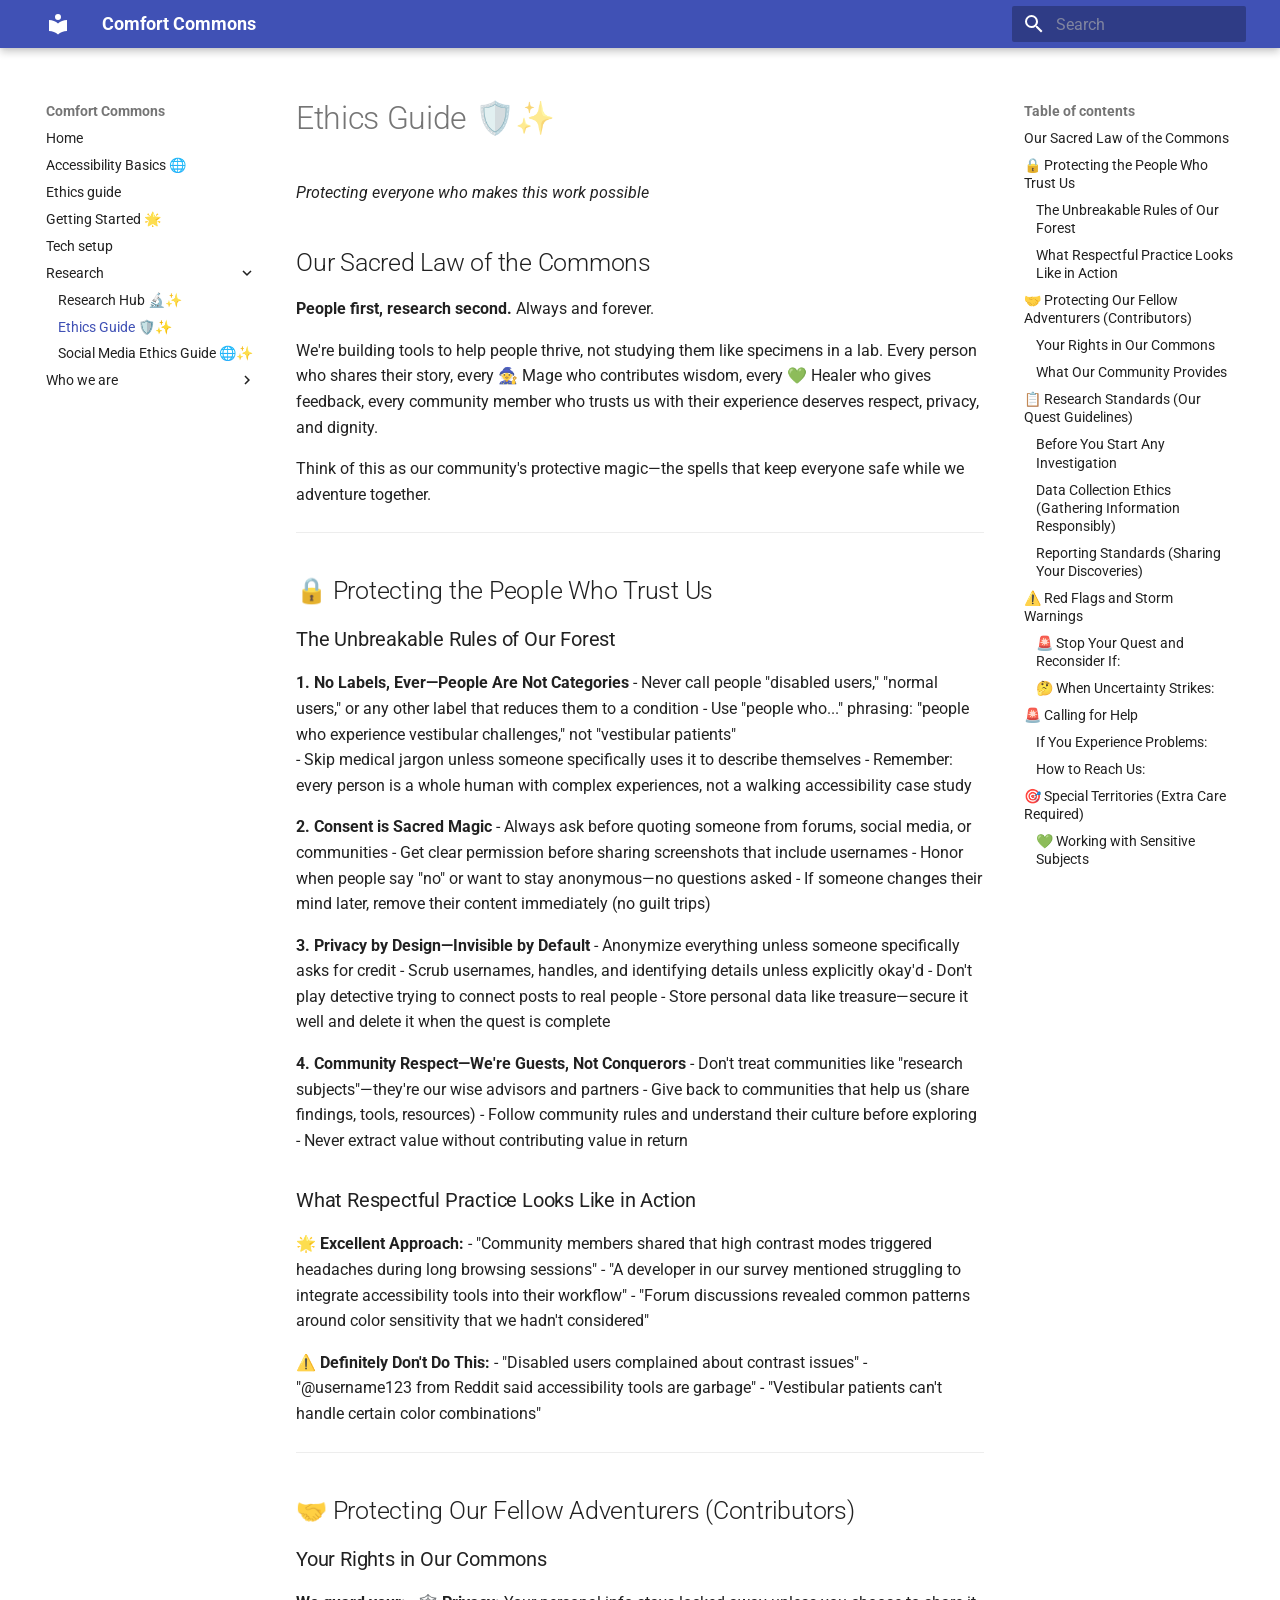
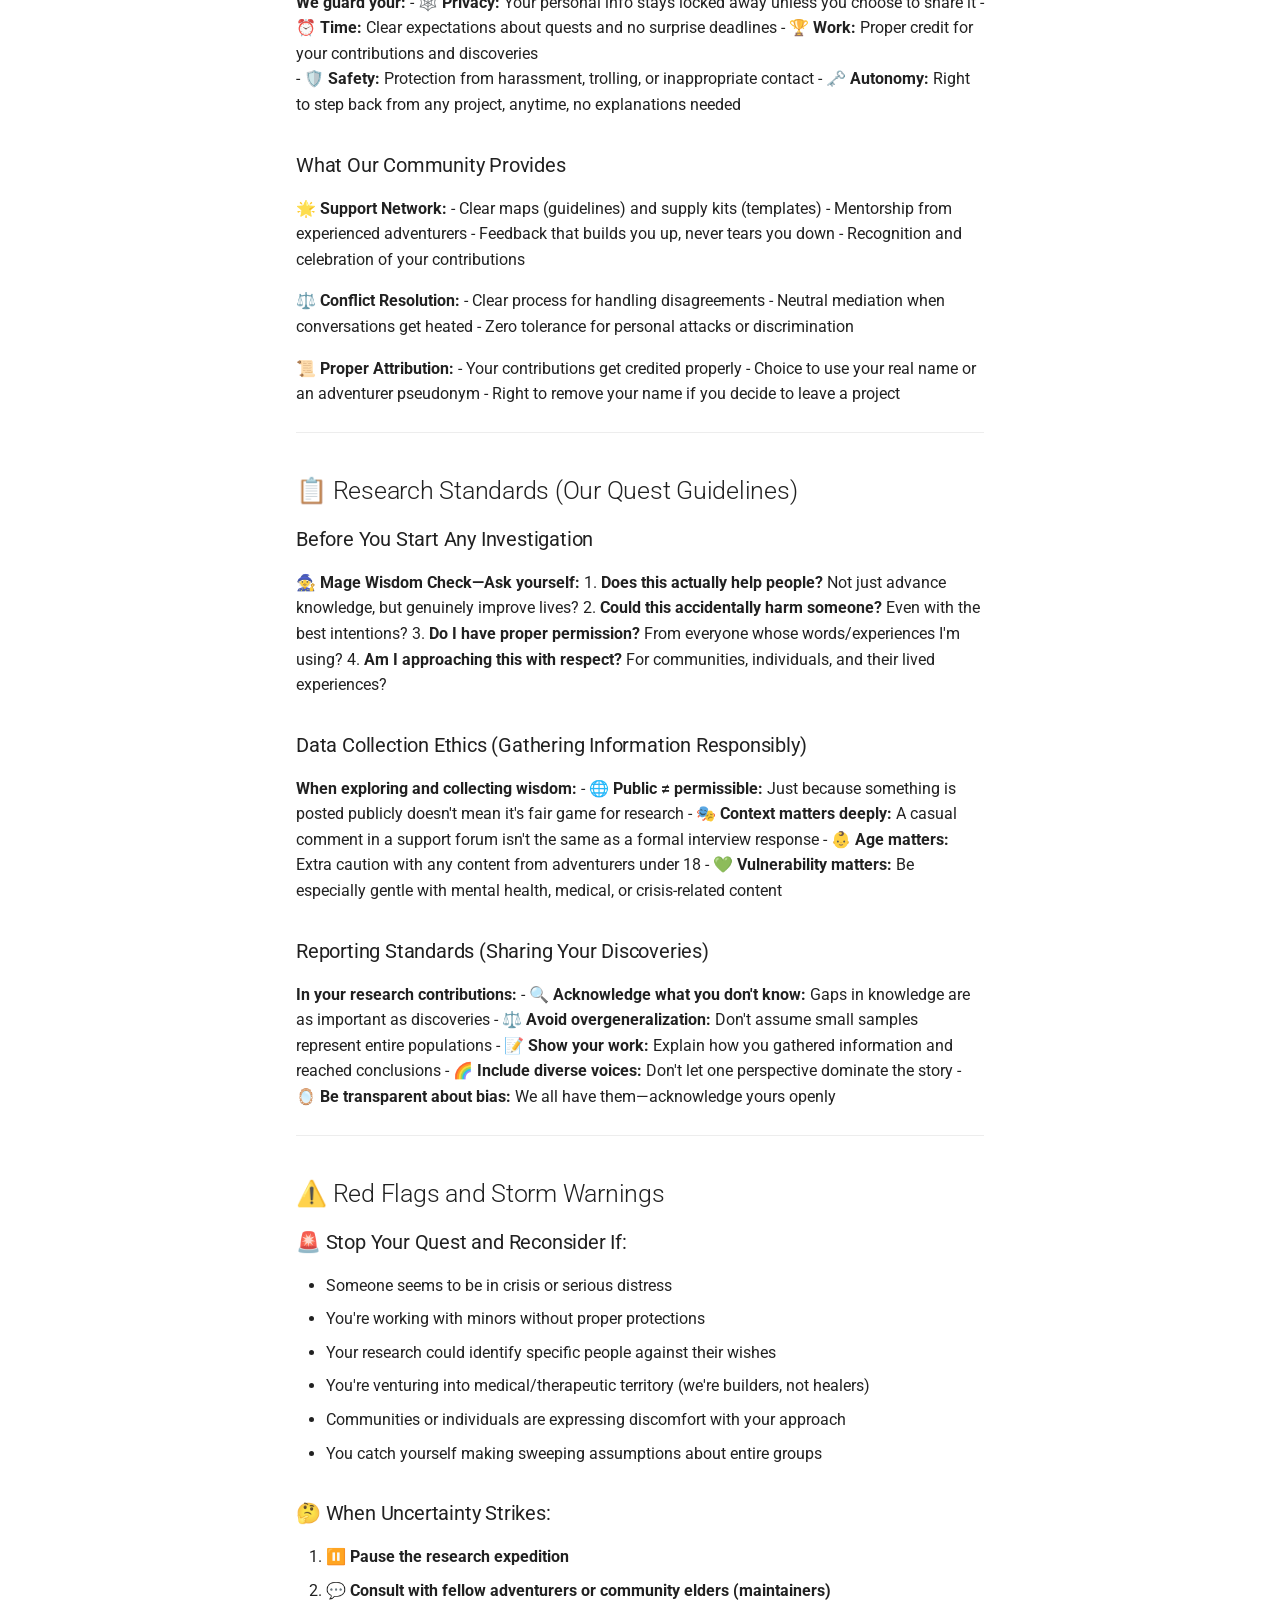
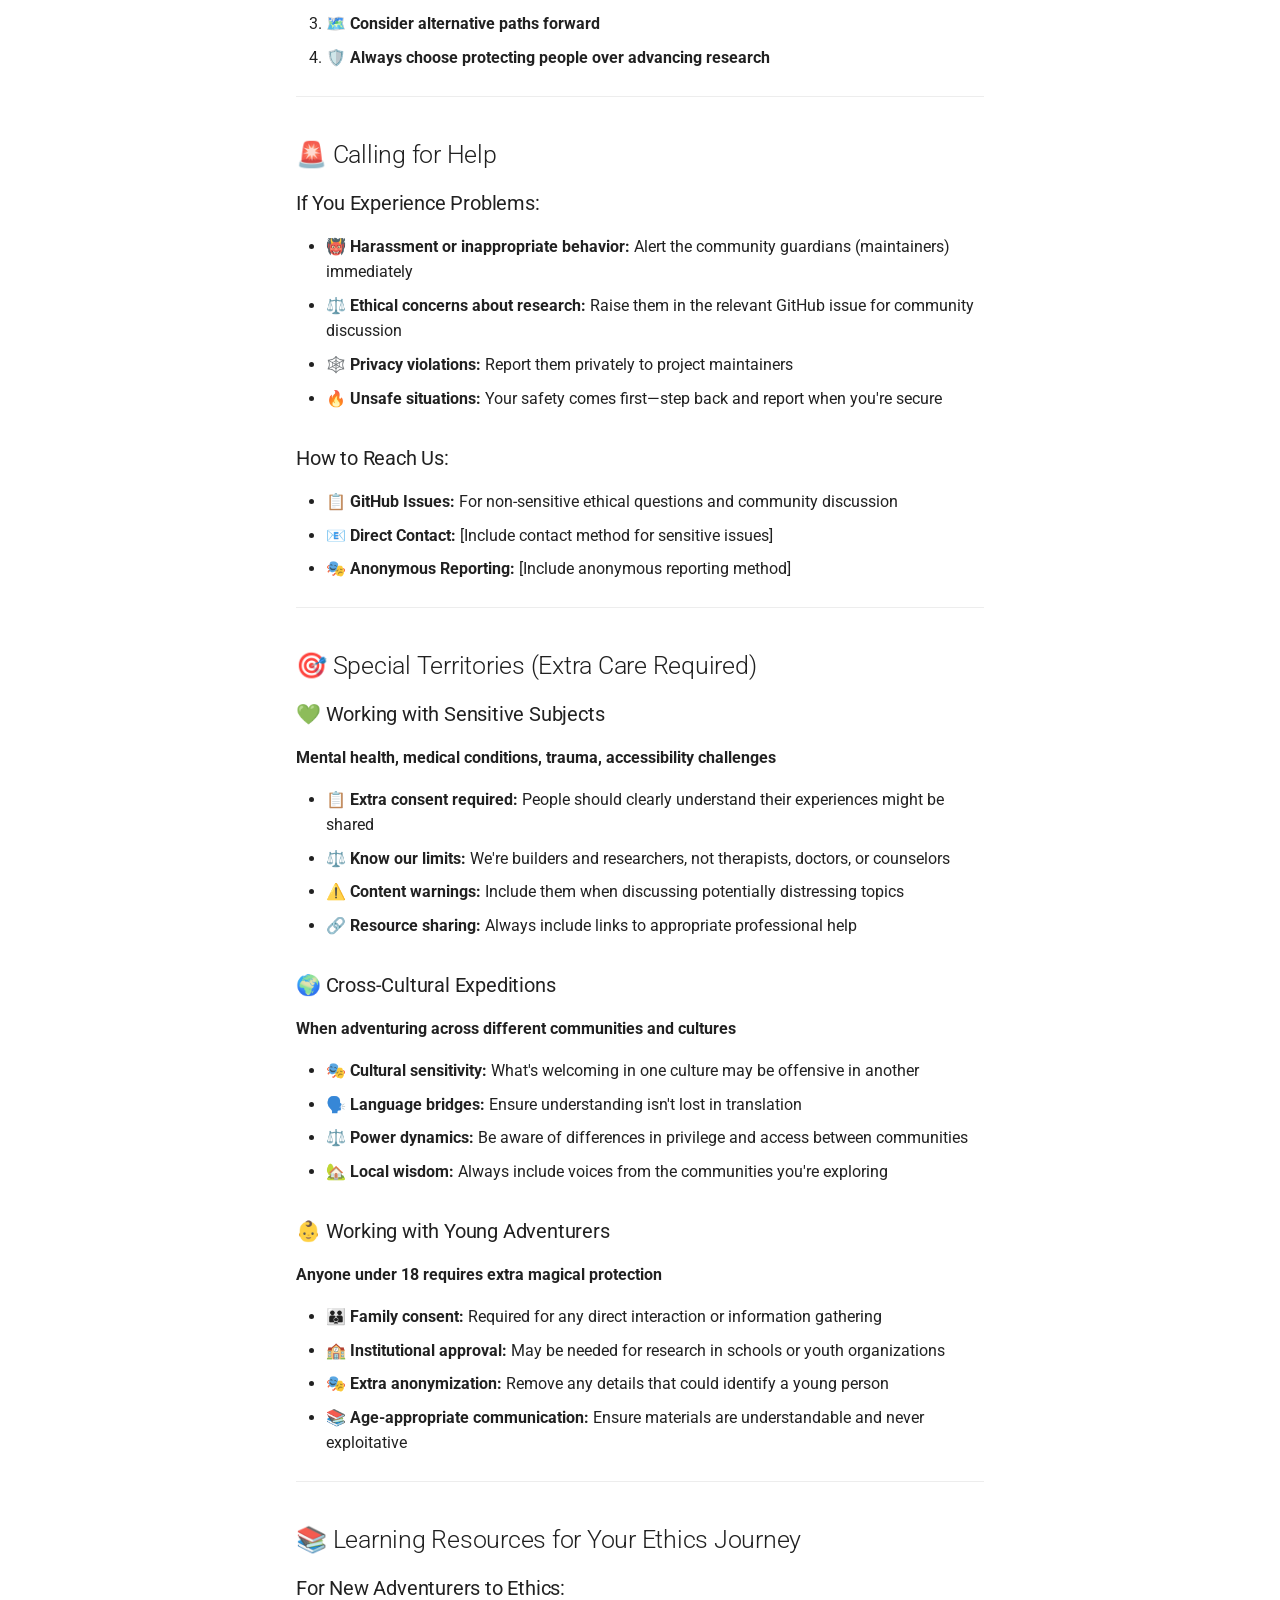
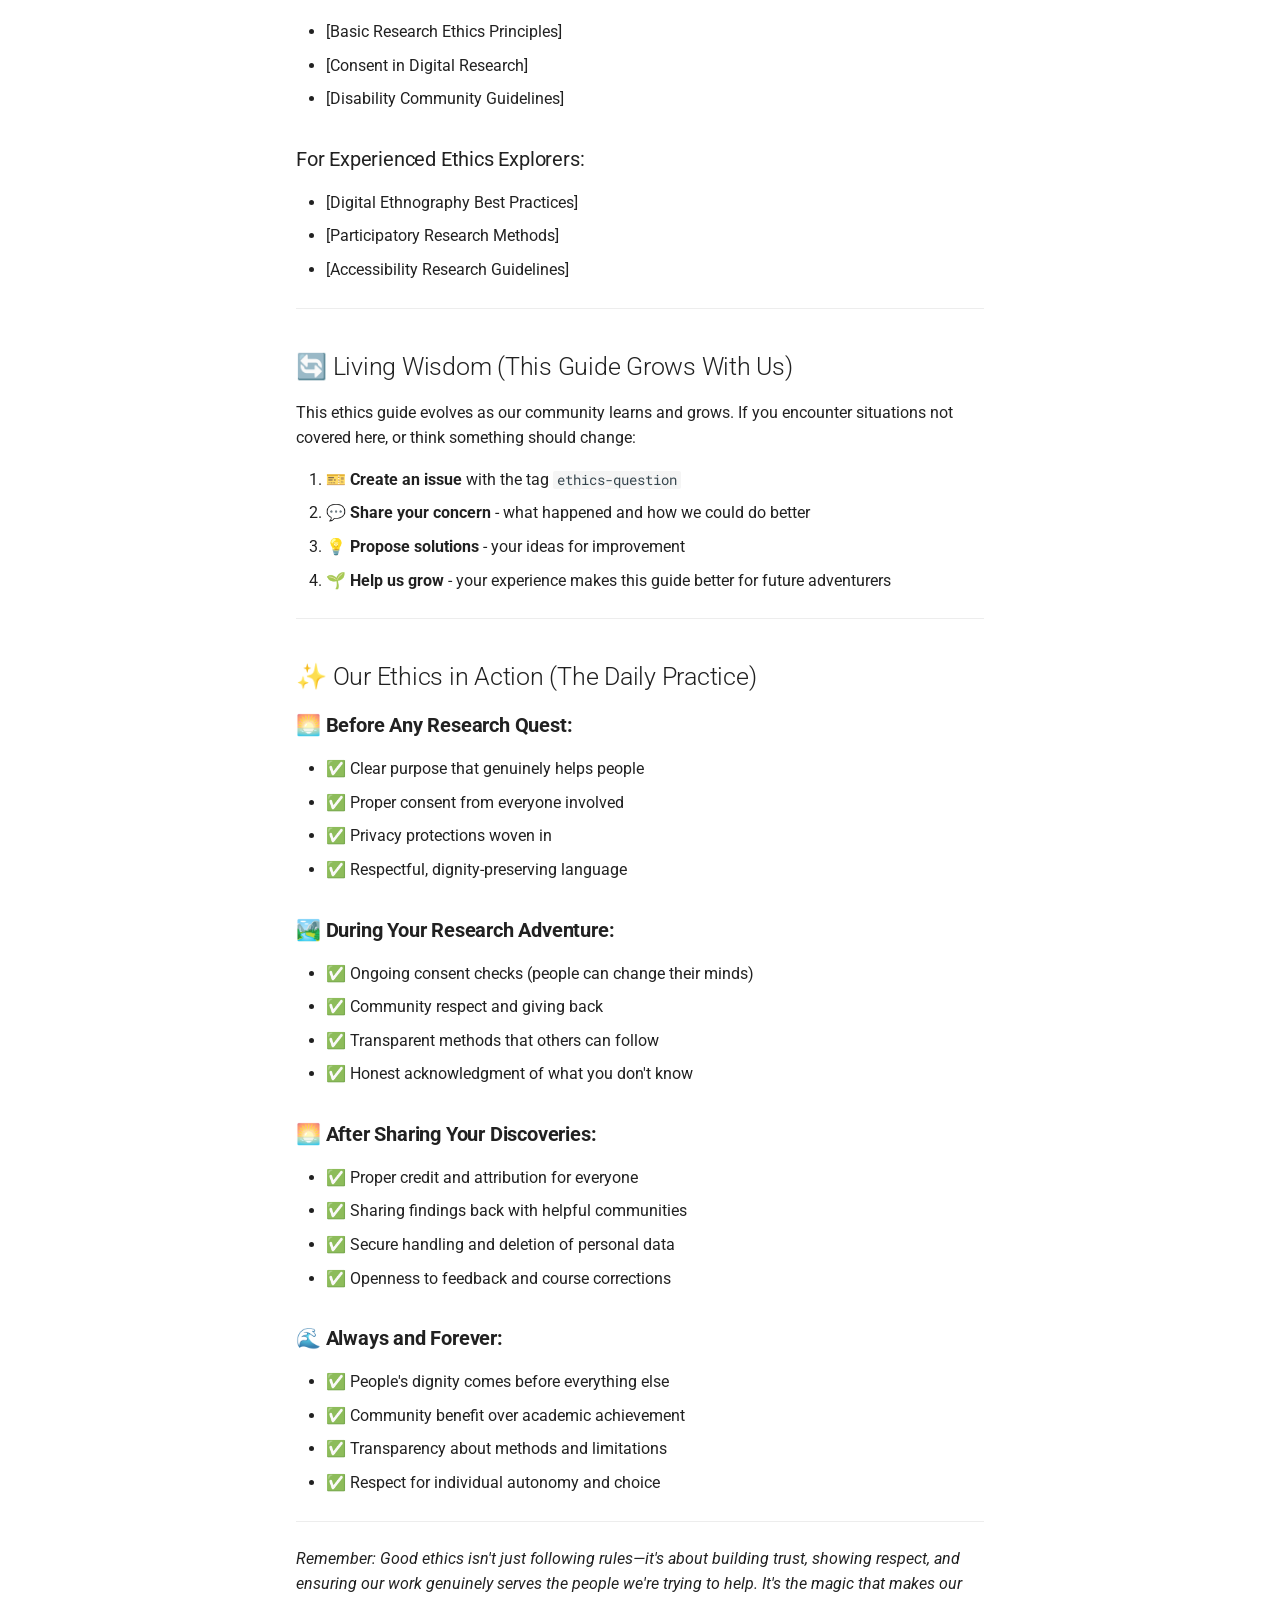
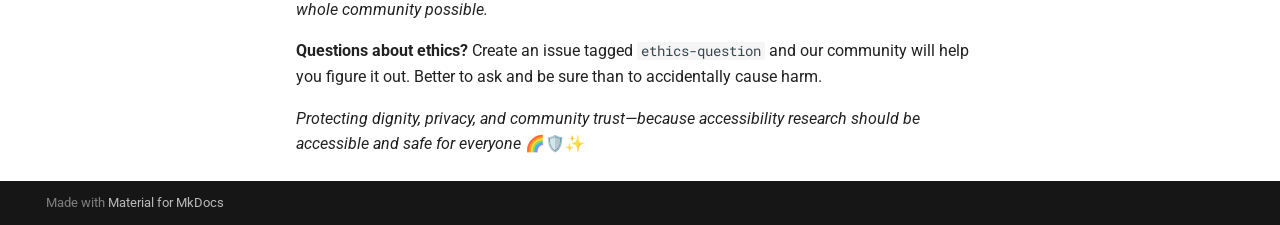
<file: Research/research-ethics/index.html>
<!doctype html>
<html lang="en" class="no-js">
  <head>
    
      <meta charset="utf-8">
      <meta name="viewport" content="width=device-width,initial-scale=1">
      
        <meta name="description" content="The Comfort Mode Toolkit Contributor Hub">
      
      
      
        <link rel="canonical" href="https://comfort-mode-toolkit.github.io/wiki/Research/research-ethics/">
      
      
        <link rel="prev" href="../intro/">
      
      
        <link rel="next" href="../social-media-ethics/">
      
      
      <link rel="icon" href="../../assets/images/favicon.png">
      <meta name="generator" content="mkdocs-1.6.1, mkdocs-material-9.6.16">
    
    
      
        <title>Ethics Guide 🛡️✨ - Comfort Commons</title>
      
    
    
      <link rel="stylesheet" href="../../assets/stylesheets/main.7e37652d.min.css">
      
      


    
    
      
    
    
      
        
        
        <link rel="preconnect" href="https://fonts.gstatic.com" crossorigin>
        <link rel="stylesheet" href="https://fonts.googleapis.com/css?family=Roboto:300,300i,400,400i,700,700i%7CRoboto+Mono:400,400i,700,700i&display=fallback">
        <style>:root{--md-text-font:"Roboto";--md-code-font:"Roboto Mono"}</style>
      
    
    
    <script>__md_scope=new URL("../..",location),__md_hash=e=>[...e].reduce(((e,_)=>(e<<5)-e+_.charCodeAt(0)),0),__md_get=(e,_=localStorage,t=__md_scope)=>JSON.parse(_.getItem(t.pathname+"."+e)),__md_set=(e,_,t=localStorage,a=__md_scope)=>{try{t.setItem(a.pathname+"."+e,JSON.stringify(_))}catch(e){}}</script>
    
      

    
    
    
  </head>
  
  
    <body dir="ltr">
  
    
    <input class="md-toggle" data-md-toggle="drawer" type="checkbox" id="__drawer" autocomplete="off">
    <input class="md-toggle" data-md-toggle="search" type="checkbox" id="__search" autocomplete="off">
    <label class="md-overlay" for="__drawer"></label>
    <div data-md-component="skip">
      
        
        <a href="#ethics-guide" class="md-skip">
          Skip to content
        </a>
      
    </div>
    <div data-md-component="announce">
      
    </div>
    
    
      

  

<header class="md-header md-header--shadow" data-md-component="header">
  <nav class="md-header__inner md-grid" aria-label="Header">
    <a href="../.." title="Comfort Commons" class="md-header__button md-logo" aria-label="Comfort Commons" data-md-component="logo">
      
  
  <svg xmlns="http://www.w3.org/2000/svg" viewBox="0 0 24 24"><path d="M12 8a3 3 0 0 0 3-3 3 3 0 0 0-3-3 3 3 0 0 0-3 3 3 3 0 0 0 3 3m0 3.54C9.64 9.35 6.5 8 3 8v11c3.5 0 6.64 1.35 9 3.54 2.36-2.19 5.5-3.54 9-3.54V8c-3.5 0-6.64 1.35-9 3.54"/></svg>

    </a>
    <label class="md-header__button md-icon" for="__drawer">
      
      <svg xmlns="http://www.w3.org/2000/svg" viewBox="0 0 24 24"><path d="M3 6h18v2H3zm0 5h18v2H3zm0 5h18v2H3z"/></svg>
    </label>
    <div class="md-header__title" data-md-component="header-title">
      <div class="md-header__ellipsis">
        <div class="md-header__topic">
          <span class="md-ellipsis">
            Comfort Commons
          </span>
        </div>
        <div class="md-header__topic" data-md-component="header-topic">
          <span class="md-ellipsis">
            
              Ethics Guide 🛡️✨
            
          </span>
        </div>
      </div>
    </div>
    
    
      <script>var palette=__md_get("__palette");if(palette&&palette.color){if("(prefers-color-scheme)"===palette.color.media){var media=matchMedia("(prefers-color-scheme: light)"),input=document.querySelector(media.matches?"[data-md-color-media='(prefers-color-scheme: light)']":"[data-md-color-media='(prefers-color-scheme: dark)']");palette.color.media=input.getAttribute("data-md-color-media"),palette.color.scheme=input.getAttribute("data-md-color-scheme"),palette.color.primary=input.getAttribute("data-md-color-primary"),palette.color.accent=input.getAttribute("data-md-color-accent")}for(var[key,value]of Object.entries(palette.color))document.body.setAttribute("data-md-color-"+key,value)}</script>
    
    
    
      
      
        <label class="md-header__button md-icon" for="__search">
          
          <svg xmlns="http://www.w3.org/2000/svg" viewBox="0 0 24 24"><path d="M9.5 3A6.5 6.5 0 0 1 16 9.5c0 1.61-.59 3.09-1.56 4.23l.27.27h.79l5 5-1.5 1.5-5-5v-.79l-.27-.27A6.52 6.52 0 0 1 9.5 16 6.5 6.5 0 0 1 3 9.5 6.5 6.5 0 0 1 9.5 3m0 2C7 5 5 7 5 9.5S7 14 9.5 14 14 12 14 9.5 12 5 9.5 5"/></svg>
        </label>
        <div class="md-search" data-md-component="search" role="dialog">
  <label class="md-search__overlay" for="__search"></label>
  <div class="md-search__inner" role="search">
    <form class="md-search__form" name="search">
      <input type="text" class="md-search__input" name="query" aria-label="Search" placeholder="Search" autocapitalize="off" autocorrect="off" autocomplete="off" spellcheck="false" data-md-component="search-query" required>
      <label class="md-search__icon md-icon" for="__search">
        
        <svg xmlns="http://www.w3.org/2000/svg" viewBox="0 0 24 24"><path d="M9.5 3A6.5 6.5 0 0 1 16 9.5c0 1.61-.59 3.09-1.56 4.23l.27.27h.79l5 5-1.5 1.5-5-5v-.79l-.27-.27A6.52 6.52 0 0 1 9.5 16 6.5 6.5 0 0 1 3 9.5 6.5 6.5 0 0 1 9.5 3m0 2C7 5 5 7 5 9.5S7 14 9.5 14 14 12 14 9.5 12 5 9.5 5"/></svg>
        
        <svg xmlns="http://www.w3.org/2000/svg" viewBox="0 0 24 24"><path d="M20 11v2H8l5.5 5.5-1.42 1.42L4.16 12l7.92-7.92L13.5 5.5 8 11z"/></svg>
      </label>
      <nav class="md-search__options" aria-label="Search">
        
        <button type="reset" class="md-search__icon md-icon" title="Clear" aria-label="Clear" tabindex="-1">
          
          <svg xmlns="http://www.w3.org/2000/svg" viewBox="0 0 24 24"><path d="M19 6.41 17.59 5 12 10.59 6.41 5 5 6.41 10.59 12 5 17.59 6.41 19 12 13.41 17.59 19 19 17.59 13.41 12z"/></svg>
        </button>
      </nav>
      
    </form>
    <div class="md-search__output">
      <div class="md-search__scrollwrap" tabindex="0" data-md-scrollfix>
        <div class="md-search-result" data-md-component="search-result">
          <div class="md-search-result__meta">
            Initializing search
          </div>
          <ol class="md-search-result__list" role="presentation"></ol>
        </div>
      </div>
    </div>
  </div>
</div>
      
    
    
  </nav>
  
</header>
    
    <div class="md-container" data-md-component="container">
      
      
        
          
        
      
      <main class="md-main" data-md-component="main">
        <div class="md-main__inner md-grid">
          
            
              
              <div class="md-sidebar md-sidebar--primary" data-md-component="sidebar" data-md-type="navigation" >
                <div class="md-sidebar__scrollwrap">
                  <div class="md-sidebar__inner">
                    



<nav class="md-nav md-nav--primary" aria-label="Navigation" data-md-level="0">
  <label class="md-nav__title" for="__drawer">
    <a href="../.." title="Comfort Commons" class="md-nav__button md-logo" aria-label="Comfort Commons" data-md-component="logo">
      
  
  <svg xmlns="http://www.w3.org/2000/svg" viewBox="0 0 24 24"><path d="M12 8a3 3 0 0 0 3-3 3 3 0 0 0-3-3 3 3 0 0 0-3 3 3 3 0 0 0 3 3m0 3.54C9.64 9.35 6.5 8 3 8v11c3.5 0 6.64 1.35 9 3.54 2.36-2.19 5.5-3.54 9-3.54V8c-3.5 0-6.64 1.35-9 3.54"/></svg>

    </a>
    Comfort Commons
  </label>
  
  <ul class="md-nav__list" data-md-scrollfix>
    
      
      
  
  
  
  
    <li class="md-nav__item">
      <a href="../.." class="md-nav__link">
        
  
  
  <span class="md-ellipsis">
    Home
    
  </span>
  

      </a>
    </li>
  

    
      
      
  
  
  
  
    <li class="md-nav__item">
      <a href="../../accessibility-basics/" class="md-nav__link">
        
  
  
  <span class="md-ellipsis">
    Accessibility Basics 🌐
    
  </span>
  

      </a>
    </li>
  

    
      
      
  
  
  
  
    <li class="md-nav__item">
      <a href="../../ethics-guide/" class="md-nav__link">
        
  
  
  <span class="md-ellipsis">
    Ethics guide
    
  </span>
  

      </a>
    </li>
  

    
      
      
  
  
  
  
    <li class="md-nav__item">
      <a href="../../getting-started/" class="md-nav__link">
        
  
  
  <span class="md-ellipsis">
    Getting Started 🌟
    
  </span>
  

      </a>
    </li>
  

    
      
      
  
  
  
  
    <li class="md-nav__item">
      <a href="../../tech-setup/" class="md-nav__link">
        
  
  
  <span class="md-ellipsis">
    Tech setup
    
  </span>
  

      </a>
    </li>
  

    
      
      
  
  
    
  
  
  
    
    
    
    
    
    <li class="md-nav__item md-nav__item--active md-nav__item--nested">
      
        
        
        <input class="md-nav__toggle md-toggle " type="checkbox" id="__nav_6" checked>
        
          
          <label class="md-nav__link" for="__nav_6" id="__nav_6_label" tabindex="0">
            
  
  
  <span class="md-ellipsis">
    Research
    
  </span>
  

            <span class="md-nav__icon md-icon"></span>
          </label>
        
        <nav class="md-nav" data-md-level="1" aria-labelledby="__nav_6_label" aria-expanded="true">
          <label class="md-nav__title" for="__nav_6">
            <span class="md-nav__icon md-icon"></span>
            Research
          </label>
          <ul class="md-nav__list" data-md-scrollfix>
            
              
                
  
  
  
  
    <li class="md-nav__item">
      <a href="../intro/" class="md-nav__link">
        
  
  
  <span class="md-ellipsis">
    Research Hub 🔬✨
    
  </span>
  

      </a>
    </li>
  

              
            
              
                
  
  
    
  
  
  
    <li class="md-nav__item md-nav__item--active">
      
      <input class="md-nav__toggle md-toggle" type="checkbox" id="__toc">
      
      
        
      
      
        <label class="md-nav__link md-nav__link--active" for="__toc">
          
  
  
  <span class="md-ellipsis">
    Ethics Guide 🛡️✨
    
  </span>
  

          <span class="md-nav__icon md-icon"></span>
        </label>
      
      <a href="./" class="md-nav__link md-nav__link--active">
        
  
  
  <span class="md-ellipsis">
    Ethics Guide 🛡️✨
    
  </span>
  

      </a>
      
        

<nav class="md-nav md-nav--secondary" aria-label="Table of contents">
  
  
  
    
  
  
    <label class="md-nav__title" for="__toc">
      <span class="md-nav__icon md-icon"></span>
      Table of contents
    </label>
    <ul class="md-nav__list" data-md-component="toc" data-md-scrollfix>
      
        <li class="md-nav__item">
  <a href="#our-sacred-law-of-the-commons" class="md-nav__link">
    <span class="md-ellipsis">
      Our Sacred Law of the Commons
    </span>
  </a>
  
</li>
      
        <li class="md-nav__item">
  <a href="#protecting-the-people-who-trust-us" class="md-nav__link">
    <span class="md-ellipsis">
      🔒 Protecting the People Who Trust Us
    </span>
  </a>
  
    <nav class="md-nav" aria-label="🔒 Protecting the People Who Trust Us">
      <ul class="md-nav__list">
        
          <li class="md-nav__item">
  <a href="#the-unbreakable-rules-of-our-forest" class="md-nav__link">
    <span class="md-ellipsis">
      The Unbreakable Rules of Our Forest
    </span>
  </a>
  
</li>
        
          <li class="md-nav__item">
  <a href="#what-respectful-practice-looks-like-in-action" class="md-nav__link">
    <span class="md-ellipsis">
      What Respectful Practice Looks Like in Action
    </span>
  </a>
  
</li>
        
      </ul>
    </nav>
  
</li>
      
        <li class="md-nav__item">
  <a href="#protecting-our-fellow-adventurers-contributors" class="md-nav__link">
    <span class="md-ellipsis">
      🤝 Protecting Our Fellow Adventurers (Contributors)
    </span>
  </a>
  
    <nav class="md-nav" aria-label="🤝 Protecting Our Fellow Adventurers (Contributors)">
      <ul class="md-nav__list">
        
          <li class="md-nav__item">
  <a href="#your-rights-in-our-commons" class="md-nav__link">
    <span class="md-ellipsis">
      Your Rights in Our Commons
    </span>
  </a>
  
</li>
        
          <li class="md-nav__item">
  <a href="#what-our-community-provides" class="md-nav__link">
    <span class="md-ellipsis">
      What Our Community Provides
    </span>
  </a>
  
</li>
        
      </ul>
    </nav>
  
</li>
      
        <li class="md-nav__item">
  <a href="#research-standards-our-quest-guidelines" class="md-nav__link">
    <span class="md-ellipsis">
      📋 Research Standards (Our Quest Guidelines)
    </span>
  </a>
  
    <nav class="md-nav" aria-label="📋 Research Standards (Our Quest Guidelines)">
      <ul class="md-nav__list">
        
          <li class="md-nav__item">
  <a href="#before-you-start-any-investigation" class="md-nav__link">
    <span class="md-ellipsis">
      Before You Start Any Investigation
    </span>
  </a>
  
</li>
        
          <li class="md-nav__item">
  <a href="#data-collection-ethics-gathering-information-responsibly" class="md-nav__link">
    <span class="md-ellipsis">
      Data Collection Ethics (Gathering Information Responsibly)
    </span>
  </a>
  
</li>
        
          <li class="md-nav__item">
  <a href="#reporting-standards-sharing-your-discoveries" class="md-nav__link">
    <span class="md-ellipsis">
      Reporting Standards (Sharing Your Discoveries)
    </span>
  </a>
  
</li>
        
      </ul>
    </nav>
  
</li>
      
        <li class="md-nav__item">
  <a href="#red-flags-and-storm-warnings" class="md-nav__link">
    <span class="md-ellipsis">
      ⚠️ Red Flags and Storm Warnings
    </span>
  </a>
  
    <nav class="md-nav" aria-label="⚠️ Red Flags and Storm Warnings">
      <ul class="md-nav__list">
        
          <li class="md-nav__item">
  <a href="#stop-your-quest-and-reconsider-if" class="md-nav__link">
    <span class="md-ellipsis">
      🚨 Stop Your Quest and Reconsider If:
    </span>
  </a>
  
</li>
        
          <li class="md-nav__item">
  <a href="#when-uncertainty-strikes" class="md-nav__link">
    <span class="md-ellipsis">
      🤔 When Uncertainty Strikes:
    </span>
  </a>
  
</li>
        
      </ul>
    </nav>
  
</li>
      
        <li class="md-nav__item">
  <a href="#calling-for-help" class="md-nav__link">
    <span class="md-ellipsis">
      🚨 Calling for Help
    </span>
  </a>
  
    <nav class="md-nav" aria-label="🚨 Calling for Help">
      <ul class="md-nav__list">
        
          <li class="md-nav__item">
  <a href="#if-you-experience-problems" class="md-nav__link">
    <span class="md-ellipsis">
      If You Experience Problems:
    </span>
  </a>
  
</li>
        
          <li class="md-nav__item">
  <a href="#how-to-reach-us" class="md-nav__link">
    <span class="md-ellipsis">
      How to Reach Us:
    </span>
  </a>
  
</li>
        
      </ul>
    </nav>
  
</li>
      
        <li class="md-nav__item">
  <a href="#special-territories-extra-care-required" class="md-nav__link">
    <span class="md-ellipsis">
      🎯 Special Territories (Extra Care Required)
    </span>
  </a>
  
    <nav class="md-nav" aria-label="🎯 Special Territories (Extra Care Required)">
      <ul class="md-nav__list">
        
          <li class="md-nav__item">
  <a href="#working-with-sensitive-subjects" class="md-nav__link">
    <span class="md-ellipsis">
      💚 Working with Sensitive Subjects
    </span>
  </a>
  
</li>
        
          <li class="md-nav__item">
  <a href="#cross-cultural-expeditions" class="md-nav__link">
    <span class="md-ellipsis">
      🌍 Cross-Cultural Expeditions
    </span>
  </a>
  
</li>
        
          <li class="md-nav__item">
  <a href="#working-with-young-adventurers" class="md-nav__link">
    <span class="md-ellipsis">
      👶 Working with Young Adventurers
    </span>
  </a>
  
</li>
        
      </ul>
    </nav>
  
</li>
      
        <li class="md-nav__item">
  <a href="#learning-resources-for-your-ethics-journey" class="md-nav__link">
    <span class="md-ellipsis">
      📚 Learning Resources for Your Ethics Journey
    </span>
  </a>
  
    <nav class="md-nav" aria-label="📚 Learning Resources for Your Ethics Journey">
      <ul class="md-nav__list">
        
          <li class="md-nav__item">
  <a href="#for-new-adventurers-to-ethics" class="md-nav__link">
    <span class="md-ellipsis">
      For New Adventurers to Ethics:
    </span>
  </a>
  
</li>
        
          <li class="md-nav__item">
  <a href="#for-experienced-ethics-explorers" class="md-nav__link">
    <span class="md-ellipsis">
      For Experienced Ethics Explorers:
    </span>
  </a>
  
</li>
        
      </ul>
    </nav>
  
</li>
      
        <li class="md-nav__item">
  <a href="#living-wisdom-this-guide-grows-with-us" class="md-nav__link">
    <span class="md-ellipsis">
      🔄 Living Wisdom (This Guide Grows With Us)
    </span>
  </a>
  
</li>
      
        <li class="md-nav__item">
  <a href="#our-ethics-in-action-the-daily-practice" class="md-nav__link">
    <span class="md-ellipsis">
      ✨ Our Ethics in Action (The Daily Practice)
    </span>
  </a>
  
    <nav class="md-nav" aria-label="✨ Our Ethics in Action (The Daily Practice)">
      <ul class="md-nav__list">
        
          <li class="md-nav__item">
  <a href="#before-any-research-quest" class="md-nav__link">
    <span class="md-ellipsis">
      🌅 Before Any Research Quest:
    </span>
  </a>
  
</li>
        
          <li class="md-nav__item">
  <a href="#during-your-research-adventure" class="md-nav__link">
    <span class="md-ellipsis">
      🏞️ During Your Research Adventure:
    </span>
  </a>
  
</li>
        
          <li class="md-nav__item">
  <a href="#after-sharing-your-discoveries" class="md-nav__link">
    <span class="md-ellipsis">
      🌅 After Sharing Your Discoveries:
    </span>
  </a>
  
</li>
        
          <li class="md-nav__item">
  <a href="#always-and-forever" class="md-nav__link">
    <span class="md-ellipsis">
      🌊 Always and Forever:
    </span>
  </a>
  
</li>
        
      </ul>
    </nav>
  
</li>
      
    </ul>
  
</nav>
      
    </li>
  

              
            
              
                
  
  
  
  
    <li class="md-nav__item">
      <a href="../social-media-ethics/" class="md-nav__link">
        
  
  
  <span class="md-ellipsis">
    Social Media Ethics Guide 🌐✨
    
  </span>
  

      </a>
    </li>
  

              
            
          </ul>
        </nav>
      
    </li>
  

    
      
      
  
  
  
  
    
    
    
    
    
    <li class="md-nav__item md-nav__item--nested">
      
        
        
        <input class="md-nav__toggle md-toggle " type="checkbox" id="__nav_7" >
        
          
          <label class="md-nav__link" for="__nav_7" id="__nav_7_label" tabindex="0">
            
  
  
  <span class="md-ellipsis">
    Who we are
    
  </span>
  

            <span class="md-nav__icon md-icon"></span>
          </label>
        
        <nav class="md-nav" data-md-level="1" aria-labelledby="__nav_7_label" aria-expanded="false">
          <label class="md-nav__title" for="__nav_7">
            <span class="md-nav__icon md-icon"></span>
            Who we are
          </label>
          <ul class="md-nav__list" data-md-scrollfix>
            
              
                
  
  
  
  
    <li class="md-nav__item">
      <a href="../../Who%20we%20are/Our%20Culture/" class="md-nav__link">
        
  
  
  <span class="md-ellipsis">
    Comfort Commons Culture
    
  </span>
  

      </a>
    </li>
  

              
            
              
                
  
  
  
  
    <li class="md-nav__item">
      <a href="../../Who%20we%20are/Our%20Values/" class="md-nav__link">
        
  
  
  <span class="md-ellipsis">
    Our Values
    
  </span>
  

      </a>
    </li>
  

              
            
          </ul>
        </nav>
      
    </li>
  

    
  </ul>
</nav>
                  </div>
                </div>
              </div>
            
            
              
              <div class="md-sidebar md-sidebar--secondary" data-md-component="sidebar" data-md-type="toc" >
                <div class="md-sidebar__scrollwrap">
                  <div class="md-sidebar__inner">
                    

<nav class="md-nav md-nav--secondary" aria-label="Table of contents">
  
  
  
    
  
  
    <label class="md-nav__title" for="__toc">
      <span class="md-nav__icon md-icon"></span>
      Table of contents
    </label>
    <ul class="md-nav__list" data-md-component="toc" data-md-scrollfix>
      
        <li class="md-nav__item">
  <a href="#our-sacred-law-of-the-commons" class="md-nav__link">
    <span class="md-ellipsis">
      Our Sacred Law of the Commons
    </span>
  </a>
  
</li>
      
        <li class="md-nav__item">
  <a href="#protecting-the-people-who-trust-us" class="md-nav__link">
    <span class="md-ellipsis">
      🔒 Protecting the People Who Trust Us
    </span>
  </a>
  
    <nav class="md-nav" aria-label="🔒 Protecting the People Who Trust Us">
      <ul class="md-nav__list">
        
          <li class="md-nav__item">
  <a href="#the-unbreakable-rules-of-our-forest" class="md-nav__link">
    <span class="md-ellipsis">
      The Unbreakable Rules of Our Forest
    </span>
  </a>
  
</li>
        
          <li class="md-nav__item">
  <a href="#what-respectful-practice-looks-like-in-action" class="md-nav__link">
    <span class="md-ellipsis">
      What Respectful Practice Looks Like in Action
    </span>
  </a>
  
</li>
        
      </ul>
    </nav>
  
</li>
      
        <li class="md-nav__item">
  <a href="#protecting-our-fellow-adventurers-contributors" class="md-nav__link">
    <span class="md-ellipsis">
      🤝 Protecting Our Fellow Adventurers (Contributors)
    </span>
  </a>
  
    <nav class="md-nav" aria-label="🤝 Protecting Our Fellow Adventurers (Contributors)">
      <ul class="md-nav__list">
        
          <li class="md-nav__item">
  <a href="#your-rights-in-our-commons" class="md-nav__link">
    <span class="md-ellipsis">
      Your Rights in Our Commons
    </span>
  </a>
  
</li>
        
          <li class="md-nav__item">
  <a href="#what-our-community-provides" class="md-nav__link">
    <span class="md-ellipsis">
      What Our Community Provides
    </span>
  </a>
  
</li>
        
      </ul>
    </nav>
  
</li>
      
        <li class="md-nav__item">
  <a href="#research-standards-our-quest-guidelines" class="md-nav__link">
    <span class="md-ellipsis">
      📋 Research Standards (Our Quest Guidelines)
    </span>
  </a>
  
    <nav class="md-nav" aria-label="📋 Research Standards (Our Quest Guidelines)">
      <ul class="md-nav__list">
        
          <li class="md-nav__item">
  <a href="#before-you-start-any-investigation" class="md-nav__link">
    <span class="md-ellipsis">
      Before You Start Any Investigation
    </span>
  </a>
  
</li>
        
          <li class="md-nav__item">
  <a href="#data-collection-ethics-gathering-information-responsibly" class="md-nav__link">
    <span class="md-ellipsis">
      Data Collection Ethics (Gathering Information Responsibly)
    </span>
  </a>
  
</li>
        
          <li class="md-nav__item">
  <a href="#reporting-standards-sharing-your-discoveries" class="md-nav__link">
    <span class="md-ellipsis">
      Reporting Standards (Sharing Your Discoveries)
    </span>
  </a>
  
</li>
        
      </ul>
    </nav>
  
</li>
      
        <li class="md-nav__item">
  <a href="#red-flags-and-storm-warnings" class="md-nav__link">
    <span class="md-ellipsis">
      ⚠️ Red Flags and Storm Warnings
    </span>
  </a>
  
    <nav class="md-nav" aria-label="⚠️ Red Flags and Storm Warnings">
      <ul class="md-nav__list">
        
          <li class="md-nav__item">
  <a href="#stop-your-quest-and-reconsider-if" class="md-nav__link">
    <span class="md-ellipsis">
      🚨 Stop Your Quest and Reconsider If:
    </span>
  </a>
  
</li>
        
          <li class="md-nav__item">
  <a href="#when-uncertainty-strikes" class="md-nav__link">
    <span class="md-ellipsis">
      🤔 When Uncertainty Strikes:
    </span>
  </a>
  
</li>
        
      </ul>
    </nav>
  
</li>
      
        <li class="md-nav__item">
  <a href="#calling-for-help" class="md-nav__link">
    <span class="md-ellipsis">
      🚨 Calling for Help
    </span>
  </a>
  
    <nav class="md-nav" aria-label="🚨 Calling for Help">
      <ul class="md-nav__list">
        
          <li class="md-nav__item">
  <a href="#if-you-experience-problems" class="md-nav__link">
    <span class="md-ellipsis">
      If You Experience Problems:
    </span>
  </a>
  
</li>
        
          <li class="md-nav__item">
  <a href="#how-to-reach-us" class="md-nav__link">
    <span class="md-ellipsis">
      How to Reach Us:
    </span>
  </a>
  
</li>
        
      </ul>
    </nav>
  
</li>
      
        <li class="md-nav__item">
  <a href="#special-territories-extra-care-required" class="md-nav__link">
    <span class="md-ellipsis">
      🎯 Special Territories (Extra Care Required)
    </span>
  </a>
  
    <nav class="md-nav" aria-label="🎯 Special Territories (Extra Care Required)">
      <ul class="md-nav__list">
        
          <li class="md-nav__item">
  <a href="#working-with-sensitive-subjects" class="md-nav__link">
    <span class="md-ellipsis">
      💚 Working with Sensitive Subjects
    </span>
  </a>
  
</li>
        
          <li class="md-nav__item">
  <a href="#cross-cultural-expeditions" class="md-nav__link">
    <span class="md-ellipsis">
      🌍 Cross-Cultural Expeditions
    </span>
  </a>
  
</li>
        
          <li class="md-nav__item">
  <a href="#working-with-young-adventurers" class="md-nav__link">
    <span class="md-ellipsis">
      👶 Working with Young Adventurers
    </span>
  </a>
  
</li>
        
      </ul>
    </nav>
  
</li>
      
        <li class="md-nav__item">
  <a href="#learning-resources-for-your-ethics-journey" class="md-nav__link">
    <span class="md-ellipsis">
      📚 Learning Resources for Your Ethics Journey
    </span>
  </a>
  
    <nav class="md-nav" aria-label="📚 Learning Resources for Your Ethics Journey">
      <ul class="md-nav__list">
        
          <li class="md-nav__item">
  <a href="#for-new-adventurers-to-ethics" class="md-nav__link">
    <span class="md-ellipsis">
      For New Adventurers to Ethics:
    </span>
  </a>
  
</li>
        
          <li class="md-nav__item">
  <a href="#for-experienced-ethics-explorers" class="md-nav__link">
    <span class="md-ellipsis">
      For Experienced Ethics Explorers:
    </span>
  </a>
  
</li>
        
      </ul>
    </nav>
  
</li>
      
        <li class="md-nav__item">
  <a href="#living-wisdom-this-guide-grows-with-us" class="md-nav__link">
    <span class="md-ellipsis">
      🔄 Living Wisdom (This Guide Grows With Us)
    </span>
  </a>
  
</li>
      
        <li class="md-nav__item">
  <a href="#our-ethics-in-action-the-daily-practice" class="md-nav__link">
    <span class="md-ellipsis">
      ✨ Our Ethics in Action (The Daily Practice)
    </span>
  </a>
  
    <nav class="md-nav" aria-label="✨ Our Ethics in Action (The Daily Practice)">
      <ul class="md-nav__list">
        
          <li class="md-nav__item">
  <a href="#before-any-research-quest" class="md-nav__link">
    <span class="md-ellipsis">
      🌅 Before Any Research Quest:
    </span>
  </a>
  
</li>
        
          <li class="md-nav__item">
  <a href="#during-your-research-adventure" class="md-nav__link">
    <span class="md-ellipsis">
      🏞️ During Your Research Adventure:
    </span>
  </a>
  
</li>
        
          <li class="md-nav__item">
  <a href="#after-sharing-your-discoveries" class="md-nav__link">
    <span class="md-ellipsis">
      🌅 After Sharing Your Discoveries:
    </span>
  </a>
  
</li>
        
          <li class="md-nav__item">
  <a href="#always-and-forever" class="md-nav__link">
    <span class="md-ellipsis">
      🌊 Always and Forever:
    </span>
  </a>
  
</li>
        
      </ul>
    </nav>
  
</li>
      
    </ul>
  
</nav>
                  </div>
                </div>
              </div>
            
          
          
            <div class="md-content" data-md-component="content">
              <article class="md-content__inner md-typeset">
                
                  



<h1 id="ethics-guide">Ethics Guide 🛡️✨</h1>
<p><em>Protecting everyone who makes this work possible</em></p>
<h2 id="our-sacred-law-of-the-commons">Our Sacred Law of the Commons</h2>
<p><strong>People first, research second.</strong> Always and forever.</p>
<p>We're building tools to help people thrive, not studying them like specimens in a lab. Every person who shares their story, every 🧙 Mage who contributes wisdom, every 💚 Healer who gives feedback, every community member who trusts us with their experience deserves respect, privacy, and dignity.</p>
<p>Think of this as our community's protective magic—the spells that keep everyone safe while we adventure together.</p>
<hr />
<h2 id="protecting-the-people-who-trust-us">🔒 Protecting the People Who Trust Us</h2>
<h3 id="the-unbreakable-rules-of-our-forest">The Unbreakable Rules of Our Forest</h3>
<p><strong>1. No Labels, Ever—People Are Not Categories</strong>
- Never call people "disabled users," "normal users," or any other label that reduces them to a condition
- Use "people who..." phrasing: "people who experience vestibular challenges," not "vestibular patients"<br />
- Skip medical jargon unless someone specifically uses it to describe themselves
- Remember: every person is a whole human with complex experiences, not a walking accessibility case study</p>
<p><strong>2. Consent is Sacred Magic</strong>
- Always ask before quoting someone from forums, social media, or communities
- Get clear permission before sharing screenshots that include usernames
- Honor when people say "no" or want to stay anonymous—no questions asked
- If someone changes their mind later, remove their content immediately (no guilt trips)</p>
<p><strong>3. Privacy by Design—Invisible by Default</strong>
- Anonymize everything unless someone specifically asks for credit
- Scrub usernames, handles, and identifying details unless explicitly okay'd
- Don't play detective trying to connect posts to real people
- Store personal data like treasure—secure it well and delete it when the quest is complete</p>
<p><strong>4. Community Respect—We're Guests, Not Conquerors</strong>
- Don't treat communities like "research subjects"—they're our wise advisors and partners
- Give back to communities that help us (share findings, tools, resources)
- Follow community rules and understand their culture before exploring
- Never extract value without contributing value in return</p>
<h3 id="what-respectful-practice-looks-like-in-action">What Respectful Practice Looks Like in Action</h3>
<p><strong>🌟 Excellent Approach:</strong>
- "Community members shared that high contrast modes triggered headaches during long browsing sessions"
- "A developer in our survey mentioned struggling to integrate accessibility tools into their workflow"
- "Forum discussions revealed common patterns around color sensitivity that we hadn't considered"</p>
<p><strong>⚠️ Definitely Don't Do This:</strong>
- "Disabled users complained about contrast issues"
- "@username123 from Reddit said accessibility tools are garbage"
- "Vestibular patients can't handle certain color combinations"</p>
<hr />
<h2 id="protecting-our-fellow-adventurers-contributors">🤝 Protecting Our Fellow Adventurers (Contributors)</h2>
<h3 id="your-rights-in-our-commons">Your Rights in Our Commons</h3>
<p><strong>We guard your:</strong>
- <strong>🕸️ Privacy:</strong> Your personal info stays locked away unless you choose to share it
- <strong>⏰ Time:</strong> Clear expectations about quests and no surprise deadlines
- <strong>🏆 Work:</strong> Proper credit for your contributions and discoveries<br />
- <strong>🛡️ Safety:</strong> Protection from harassment, trolling, or inappropriate contact
- <strong>🗝️ Autonomy:</strong> Right to step back from any project, anytime, no explanations needed</p>
<h3 id="what-our-community-provides">What Our Community Provides</h3>
<p><strong>🌟 Support Network:</strong>
- Clear maps (guidelines) and supply kits (templates)
- Mentorship from experienced adventurers
- Feedback that builds you up, never tears you down
- Recognition and celebration of your contributions</p>
<p><strong>⚖️ Conflict Resolution:</strong>
- Clear process for handling disagreements
- Neutral mediation when conversations get heated
- Zero tolerance for personal attacks or discrimination</p>
<p><strong>📜 Proper Attribution:</strong>
- Your contributions get credited properly
- Choice to use your real name or an adventurer pseudonym
- Right to remove your name if you decide to leave a project</p>
<hr />
<h2 id="research-standards-our-quest-guidelines">📋 Research Standards (Our Quest Guidelines)</h2>
<h3 id="before-you-start-any-investigation">Before You Start Any Investigation</h3>
<p><strong>🧙 Mage Wisdom Check—Ask yourself:</strong>
1. <strong>Does this actually help people?</strong> Not just advance knowledge, but genuinely improve lives?
2. <strong>Could this accidentally harm someone?</strong> Even with the best intentions?
3. <strong>Do I have proper permission?</strong> From everyone whose words/experiences I'm using?
4. <strong>Am I approaching this with respect?</strong> For communities, individuals, and their lived experiences?</p>
<h3 id="data-collection-ethics-gathering-information-responsibly">Data Collection Ethics (Gathering Information Responsibly)</h3>
<p><strong>When exploring and collecting wisdom:</strong>
- <strong>🌐 Public ≠ permissible:</strong> Just because something is posted publicly doesn't mean it's fair game for research
- <strong>🎭 Context matters deeply:</strong> A casual comment in a support forum isn't the same as a formal interview response
- <strong>👶 Age matters:</strong> Extra caution with any content from adventurers under 18
- <strong>💚 Vulnerability matters:</strong> Be especially gentle with mental health, medical, or crisis-related content</p>
<h3 id="reporting-standards-sharing-your-discoveries">Reporting Standards (Sharing Your Discoveries)</h3>
<p><strong>In your research contributions:</strong>
- <strong>🔍 Acknowledge what you don't know:</strong> Gaps in knowledge are as important as discoveries
- <strong>⚖️ Avoid overgeneralization:</strong> Don't assume small samples represent entire populations
- <strong>📝 Show your work:</strong> Explain how you gathered information and reached conclusions
- <strong>🌈 Include diverse voices:</strong> Don't let one perspective dominate the story
- <strong>🪞 Be transparent about bias:</strong> We all have them—acknowledge yours openly</p>
<hr />
<h2 id="red-flags-and-storm-warnings">⚠️ Red Flags and Storm Warnings</h2>
<h3 id="stop-your-quest-and-reconsider-if">🚨 Stop Your Quest and Reconsider If:</h3>
<ul>
<li>Someone seems to be in crisis or serious distress</li>
<li>You're working with minors without proper protections</li>
<li>Your research could identify specific people against their wishes</li>
<li>You're venturing into medical/therapeutic territory (we're builders, not healers)</li>
<li>Communities or individuals are expressing discomfort with your approach</li>
<li>You catch yourself making sweeping assumptions about entire groups</li>
</ul>
<h3 id="when-uncertainty-strikes">🤔 When Uncertainty Strikes:</h3>
<ol>
<li><strong>⏸️ Pause the research expedition</strong></li>
<li><strong>💬 Consult with fellow adventurers or community elders (maintainers)</strong></li>
<li><strong>🗺️ Consider alternative paths forward</strong></li>
<li><strong>🛡️ Always choose protecting people over advancing research</strong></li>
</ol>
<hr />
<h2 id="calling-for-help">🚨 Calling for Help</h2>
<h3 id="if-you-experience-problems">If You Experience Problems:</h3>
<ul>
<li><strong>👹 Harassment or inappropriate behavior:</strong> Alert the community guardians (maintainers) immediately</li>
<li><strong>⚖️ Ethical concerns about research:</strong> Raise them in the relevant GitHub issue for community discussion</li>
<li><strong>🕸️ Privacy violations:</strong> Report them privately to project maintainers</li>
<li><strong>🔥 Unsafe situations:</strong> Your safety comes first—step back and report when you're secure</li>
</ul>
<h3 id="how-to-reach-us">How to Reach Us:</h3>
<ul>
<li><strong>📋 GitHub Issues:</strong> For non-sensitive ethical questions and community discussion</li>
<li><strong>📧 Direct Contact:</strong> [Include contact method for sensitive issues]</li>
<li><strong>🎭 Anonymous Reporting:</strong> [Include anonymous reporting method]</li>
</ul>
<hr />
<h2 id="special-territories-extra-care-required">🎯 Special Territories (Extra Care Required)</h2>
<h3 id="working-with-sensitive-subjects">💚 Working with Sensitive Subjects</h3>
<p><strong>Mental health, medical conditions, trauma, accessibility challenges</strong></p>
<ul>
<li><strong>📋 Extra consent required:</strong> People should clearly understand their experiences might be shared</li>
<li><strong>⚖️ Know our limits:</strong> We're builders and researchers, not therapists, doctors, or counselors</li>
<li><strong>⚠️ Content warnings:</strong> Include them when discussing potentially distressing topics</li>
<li><strong>🔗 Resource sharing:</strong> Always include links to appropriate professional help</li>
</ul>
<h3 id="cross-cultural-expeditions">🌍 Cross-Cultural Expeditions</h3>
<p><strong>When adventuring across different communities and cultures</strong></p>
<ul>
<li><strong>🎭 Cultural sensitivity:</strong> What's welcoming in one culture may be offensive in another</li>
<li><strong>🗣️ Language bridges:</strong> Ensure understanding isn't lost in translation</li>
<li><strong>⚖️ Power dynamics:</strong> Be aware of differences in privilege and access between communities</li>
<li><strong>🏡 Local wisdom:</strong> Always include voices from the communities you're exploring</li>
</ul>
<h3 id="working-with-young-adventurers">👶 Working with Young Adventurers</h3>
<p><strong>Anyone under 18 requires extra magical protection</strong></p>
<ul>
<li><strong>👪 Family consent:</strong> Required for any direct interaction or information gathering</li>
<li><strong>🏫 Institutional approval:</strong> May be needed for research in schools or youth organizations</li>
<li><strong>🎭 Extra anonymization:</strong> Remove any details that could identify a young person</li>
<li><strong>📚 Age-appropriate communication:</strong> Ensure materials are understandable and never exploitative</li>
</ul>
<hr />
<h2 id="learning-resources-for-your-ethics-journey">📚 Learning Resources for Your Ethics Journey</h2>
<h3 id="for-new-adventurers-to-ethics">For New Adventurers to Ethics:</h3>
<ul>
<li>[Basic Research Ethics Principles]</li>
<li>[Consent in Digital Research]</li>
<li>[Disability Community Guidelines]</li>
</ul>
<h3 id="for-experienced-ethics-explorers">For Experienced Ethics Explorers:</h3>
<ul>
<li>[Digital Ethnography Best Practices]</li>
<li>[Participatory Research Methods]</li>
<li>[Accessibility Research Guidelines]</li>
</ul>
<hr />
<h2 id="living-wisdom-this-guide-grows-with-us">🔄 Living Wisdom (This Guide Grows With Us)</h2>
<p>This ethics guide evolves as our community learns and grows. If you encounter situations not covered here, or think something should change:</p>
<ol>
<li><strong>🎫 Create an issue</strong> with the tag <code>ethics-question</code></li>
<li><strong>💬 Share your concern</strong> - what happened and how we could do better</li>
<li><strong>💡 Propose solutions</strong> - your ideas for improvement</li>
<li><strong>🌱 Help us grow</strong> - your experience makes this guide better for future adventurers</li>
</ol>
<hr />
<h2 id="our-ethics-in-action-the-daily-practice">✨ Our Ethics in Action (The Daily Practice)</h2>
<h3 id="before-any-research-quest"><strong>🌅 Before Any Research Quest:</strong></h3>
<ul>
<li>✅ Clear purpose that genuinely helps people</li>
<li>✅ Proper consent from everyone involved</li>
<li>✅ Privacy protections woven in</li>
<li>✅ Respectful, dignity-preserving language</li>
</ul>
<h3 id="during-your-research-adventure"><strong>🏞️ During Your Research Adventure:</strong></h3>
<ul>
<li>✅ Ongoing consent checks (people can change their minds)</li>
<li>✅ Community respect and giving back</li>
<li>✅ Transparent methods that others can follow</li>
<li>✅ Honest acknowledgment of what you don't know</li>
</ul>
<h3 id="after-sharing-your-discoveries"><strong>🌅 After Sharing Your Discoveries:</strong></h3>
<ul>
<li>✅ Proper credit and attribution for everyone</li>
<li>✅ Sharing findings back with helpful communities</li>
<li>✅ Secure handling and deletion of personal data</li>
<li>✅ Openness to feedback and course corrections</li>
</ul>
<h3 id="always-and-forever"><strong>🌊 Always and Forever:</strong></h3>
<ul>
<li>✅ People's dignity comes before everything else</li>
<li>✅ Community benefit over academic achievement</li>
<li>✅ Transparency about methods and limitations  </li>
<li>✅ Respect for individual autonomy and choice</li>
</ul>
<hr />
<p><em>Remember: Good ethics isn't just following rules—it's about building trust, showing respect, and ensuring our work genuinely serves the people we're trying to help. It's the magic that makes our whole community possible.</em></p>
<p><strong>Questions about ethics?</strong> Create an issue tagged <code>ethics-question</code> and our community will help you figure it out. Better to ask and be sure than to accidentally cause harm.</p>
<p><em>Protecting dignity, privacy, and community trust—because accessibility research should be accessible and safe for everyone</em> 🌈🛡️✨</p>












                
              </article>
            </div>
          
          
<script>var target=document.getElementById(location.hash.slice(1));target&&target.name&&(target.checked=target.name.startsWith("__tabbed_"))</script>
        </div>
        
      </main>
      
        <footer class="md-footer">
  
  <div class="md-footer-meta md-typeset">
    <div class="md-footer-meta__inner md-grid">
      <div class="md-copyright">
  
  
    Made with
    <a href="https://squidfunk.github.io/mkdocs-material/" target="_blank" rel="noopener">
      Material for MkDocs
    </a>
  
</div>
      
    </div>
  </div>
</footer>
      
    </div>
    <div class="md-dialog" data-md-component="dialog">
      <div class="md-dialog__inner md-typeset"></div>
    </div>
    
    
    
      
      <script id="__config" type="application/json">{"base": "../..", "features": [], "search": "../../assets/javascripts/workers/search.d50fe291.min.js", "tags": null, "translations": {"clipboard.copied": "Copied to clipboard", "clipboard.copy": "Copy to clipboard", "search.result.more.one": "1 more on this page", "search.result.more.other": "# more on this page", "search.result.none": "No matching documents", "search.result.one": "1 matching document", "search.result.other": "# matching documents", "search.result.placeholder": "Type to start searching", "search.result.term.missing": "Missing", "select.version": "Select version"}, "version": null}</script>
    
    
      <script src="../../assets/javascripts/bundle.50899def.min.js"></script>
      
    
  </body>
</html>
</file>
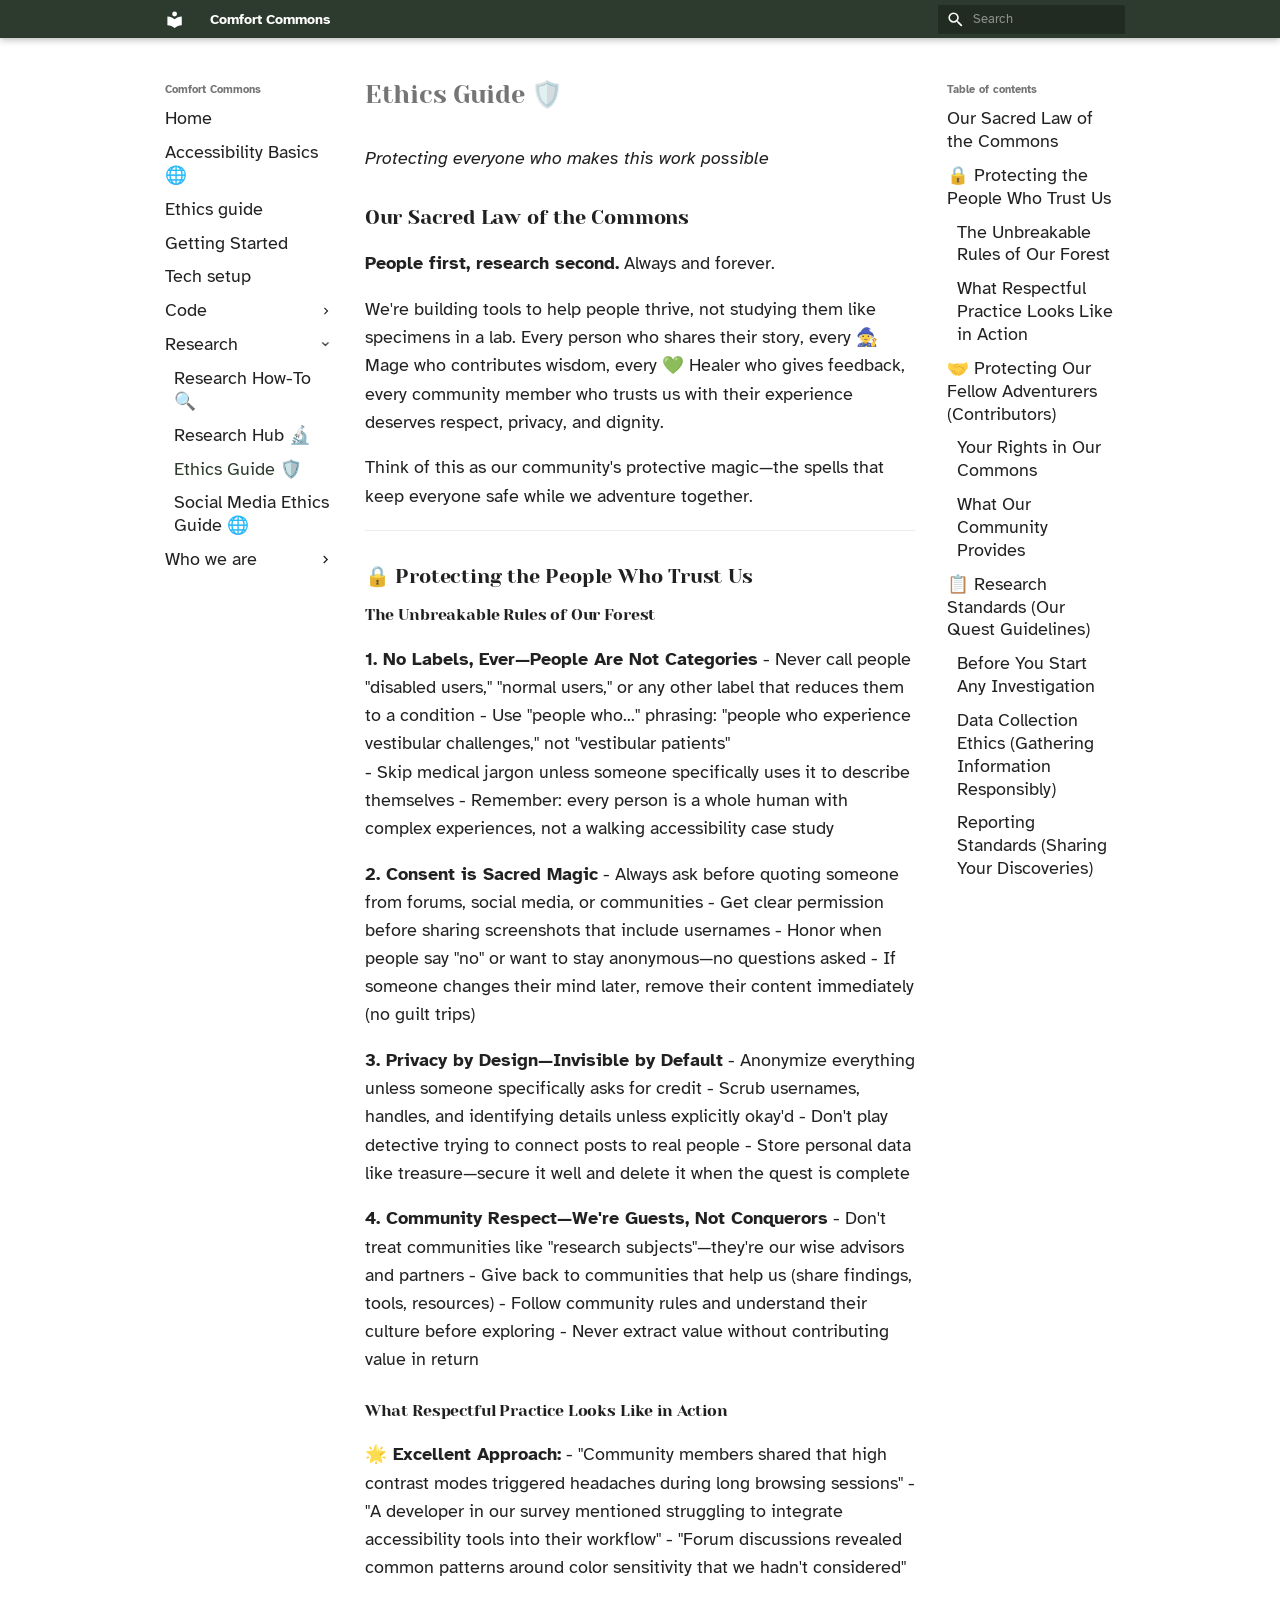
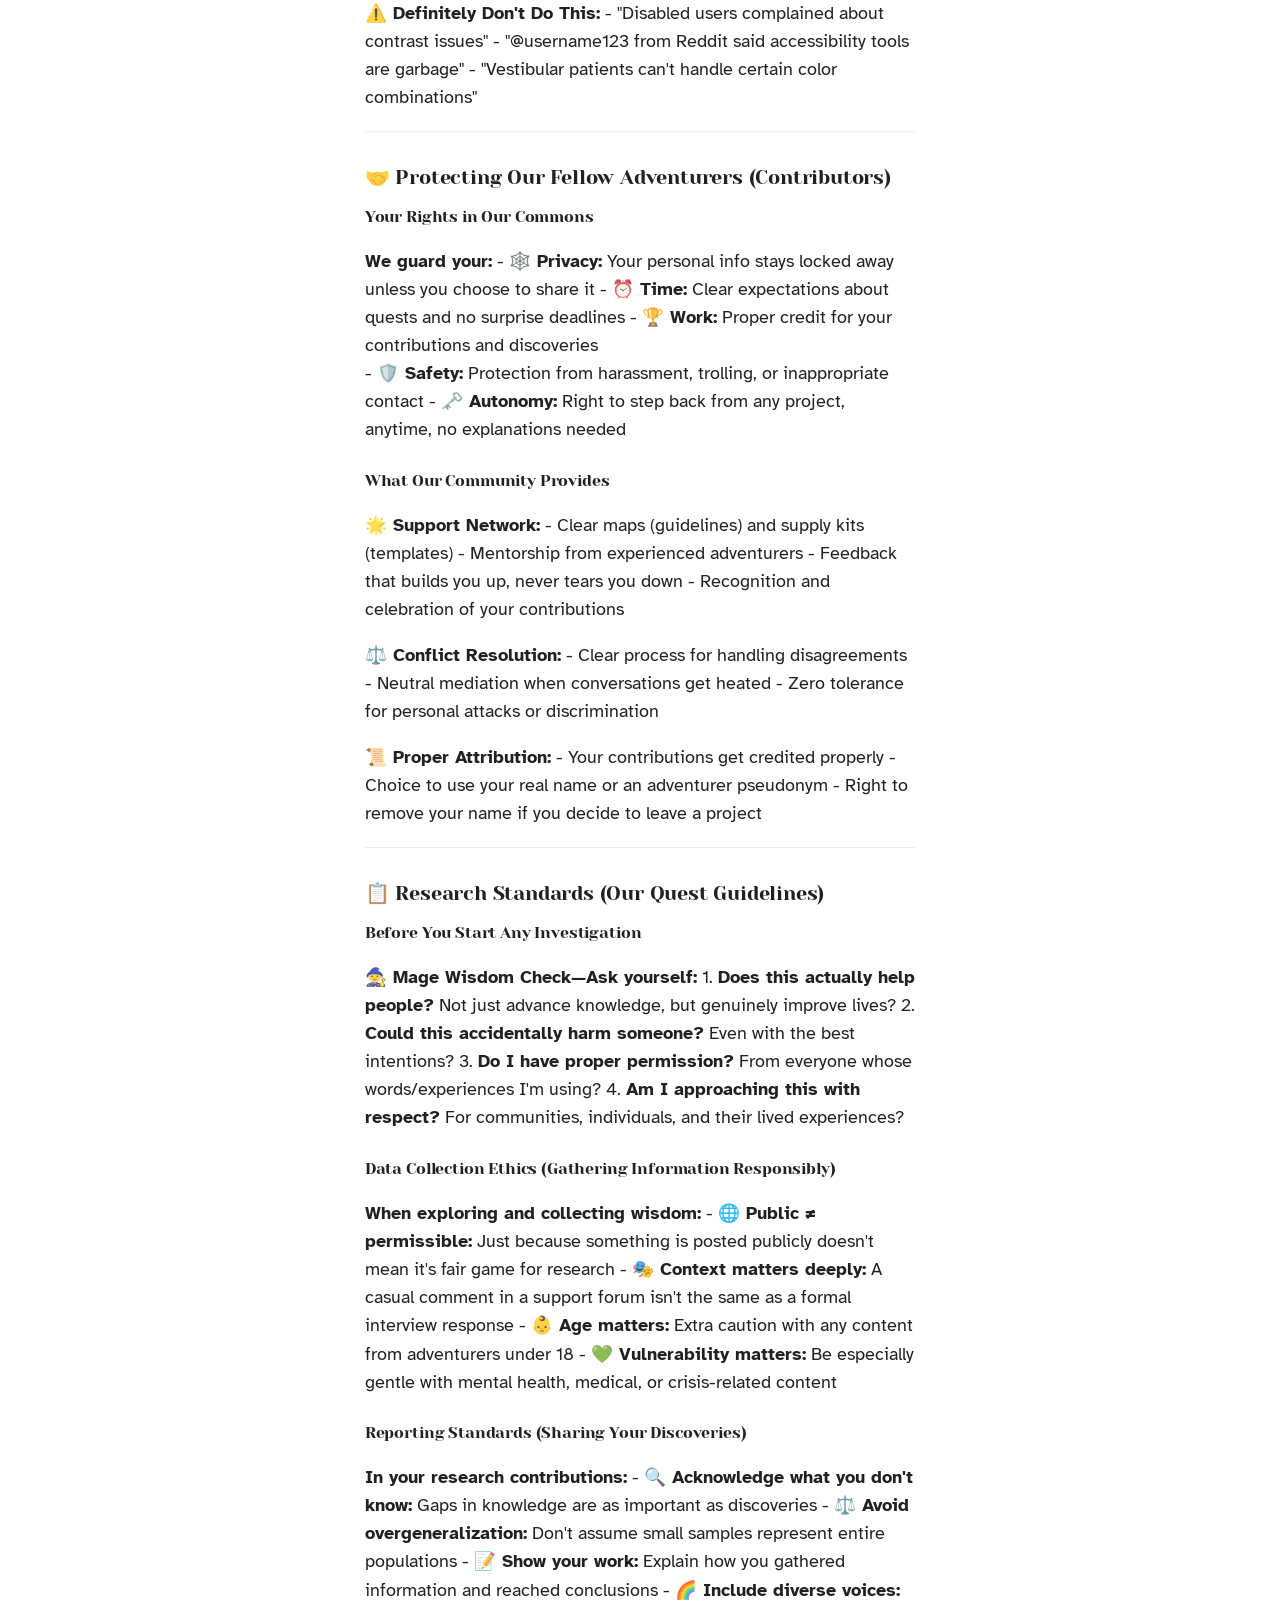
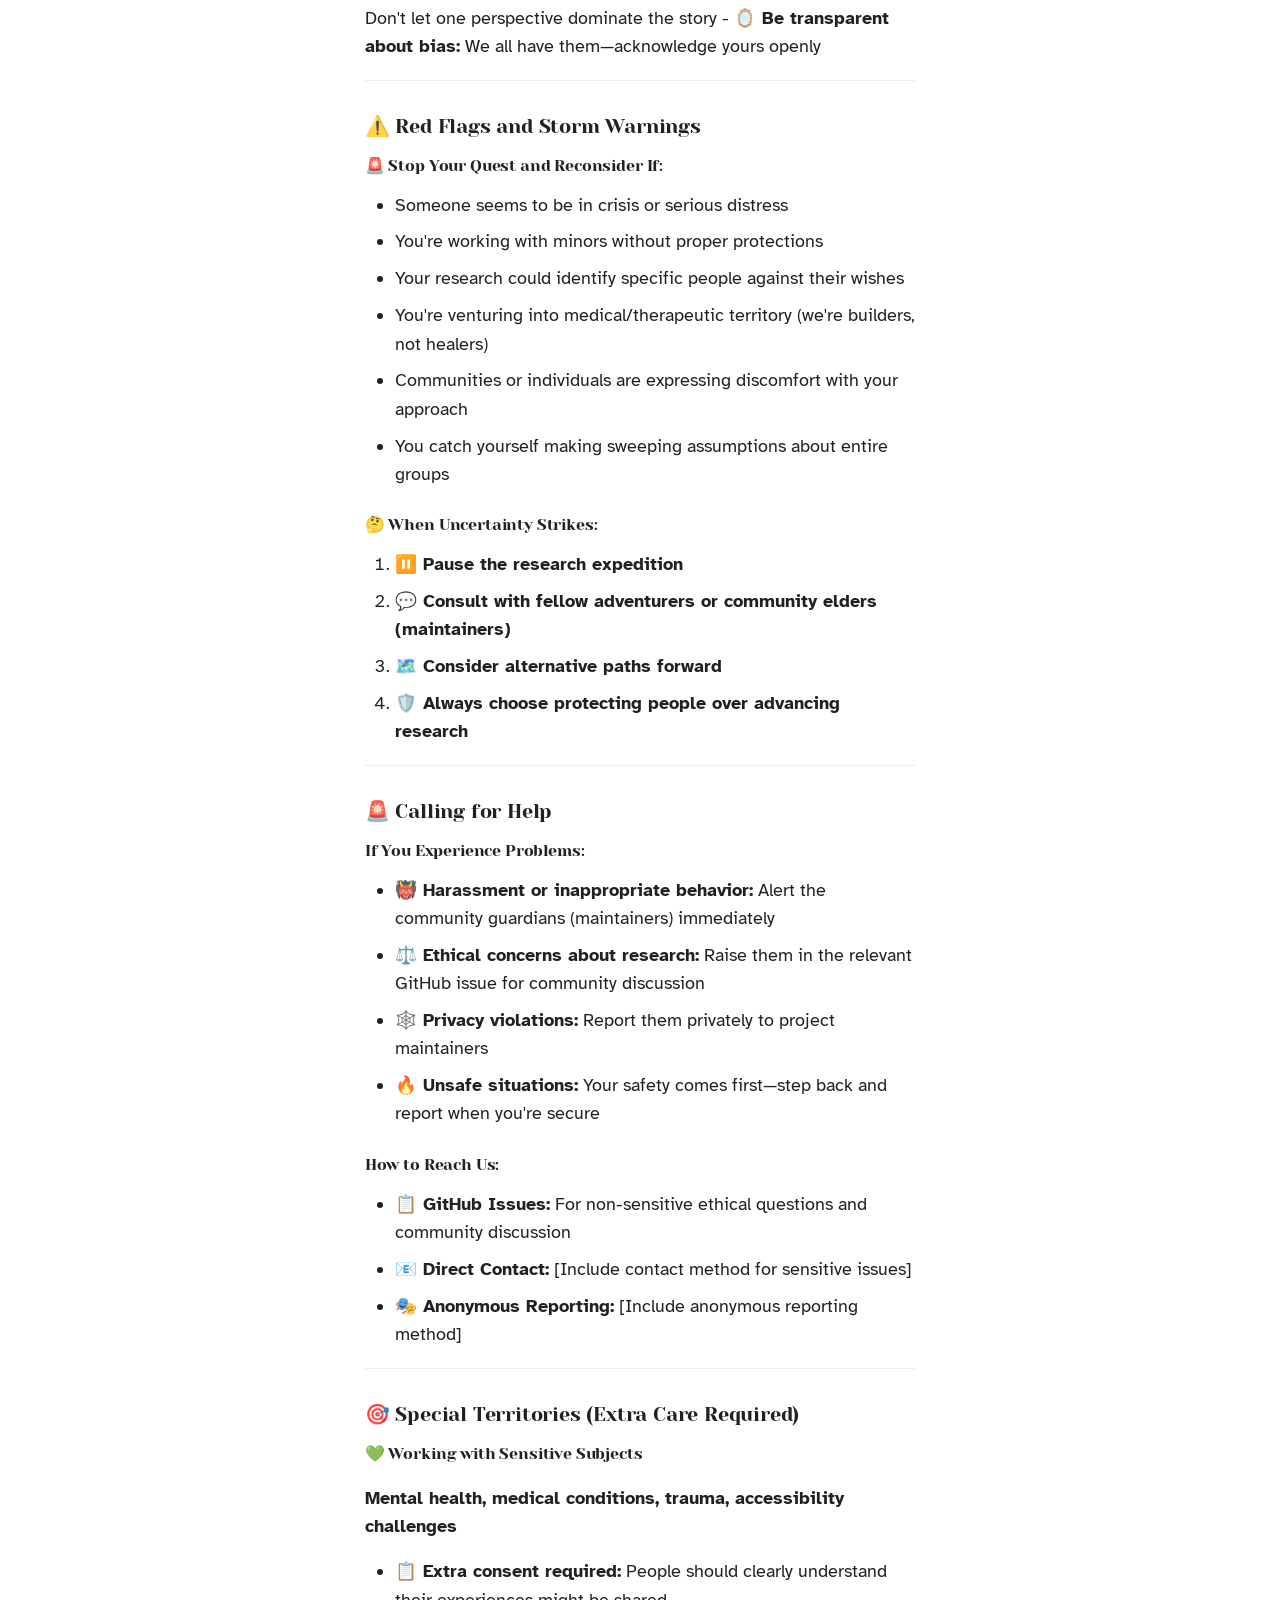
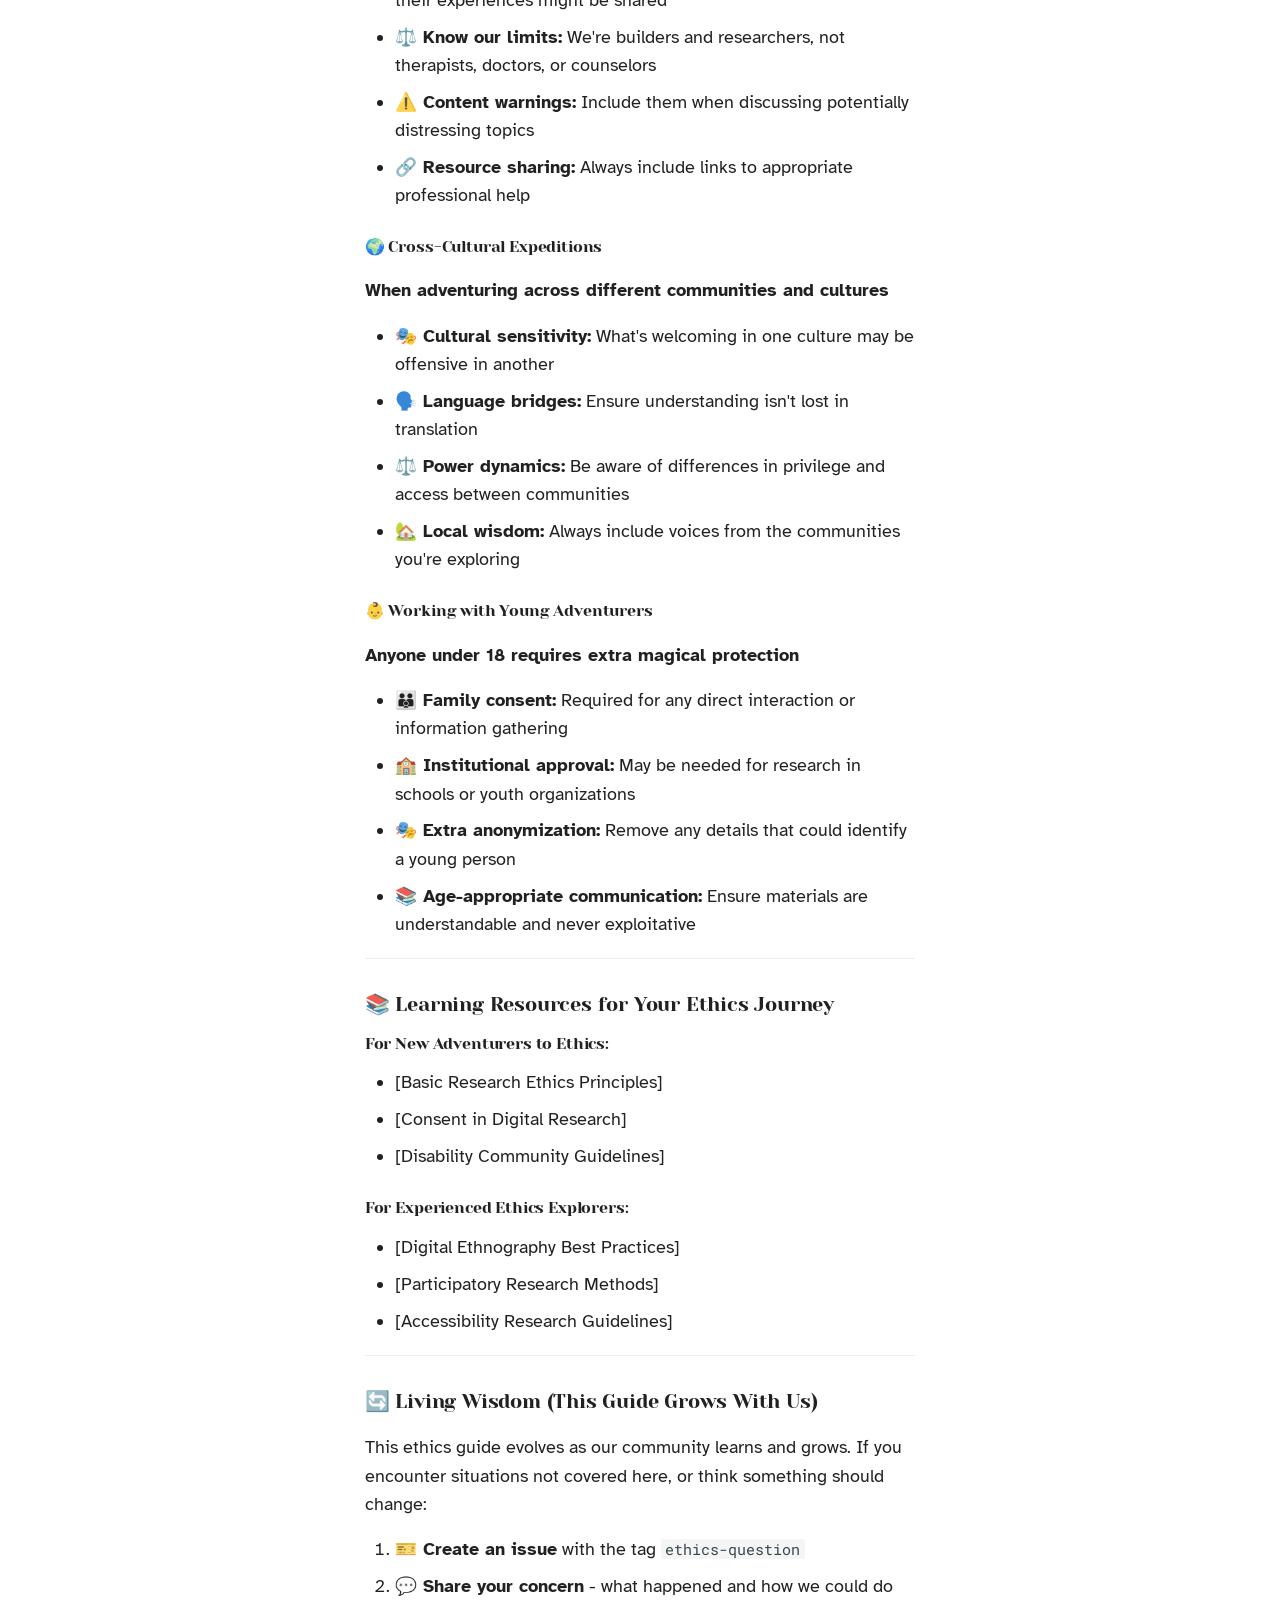
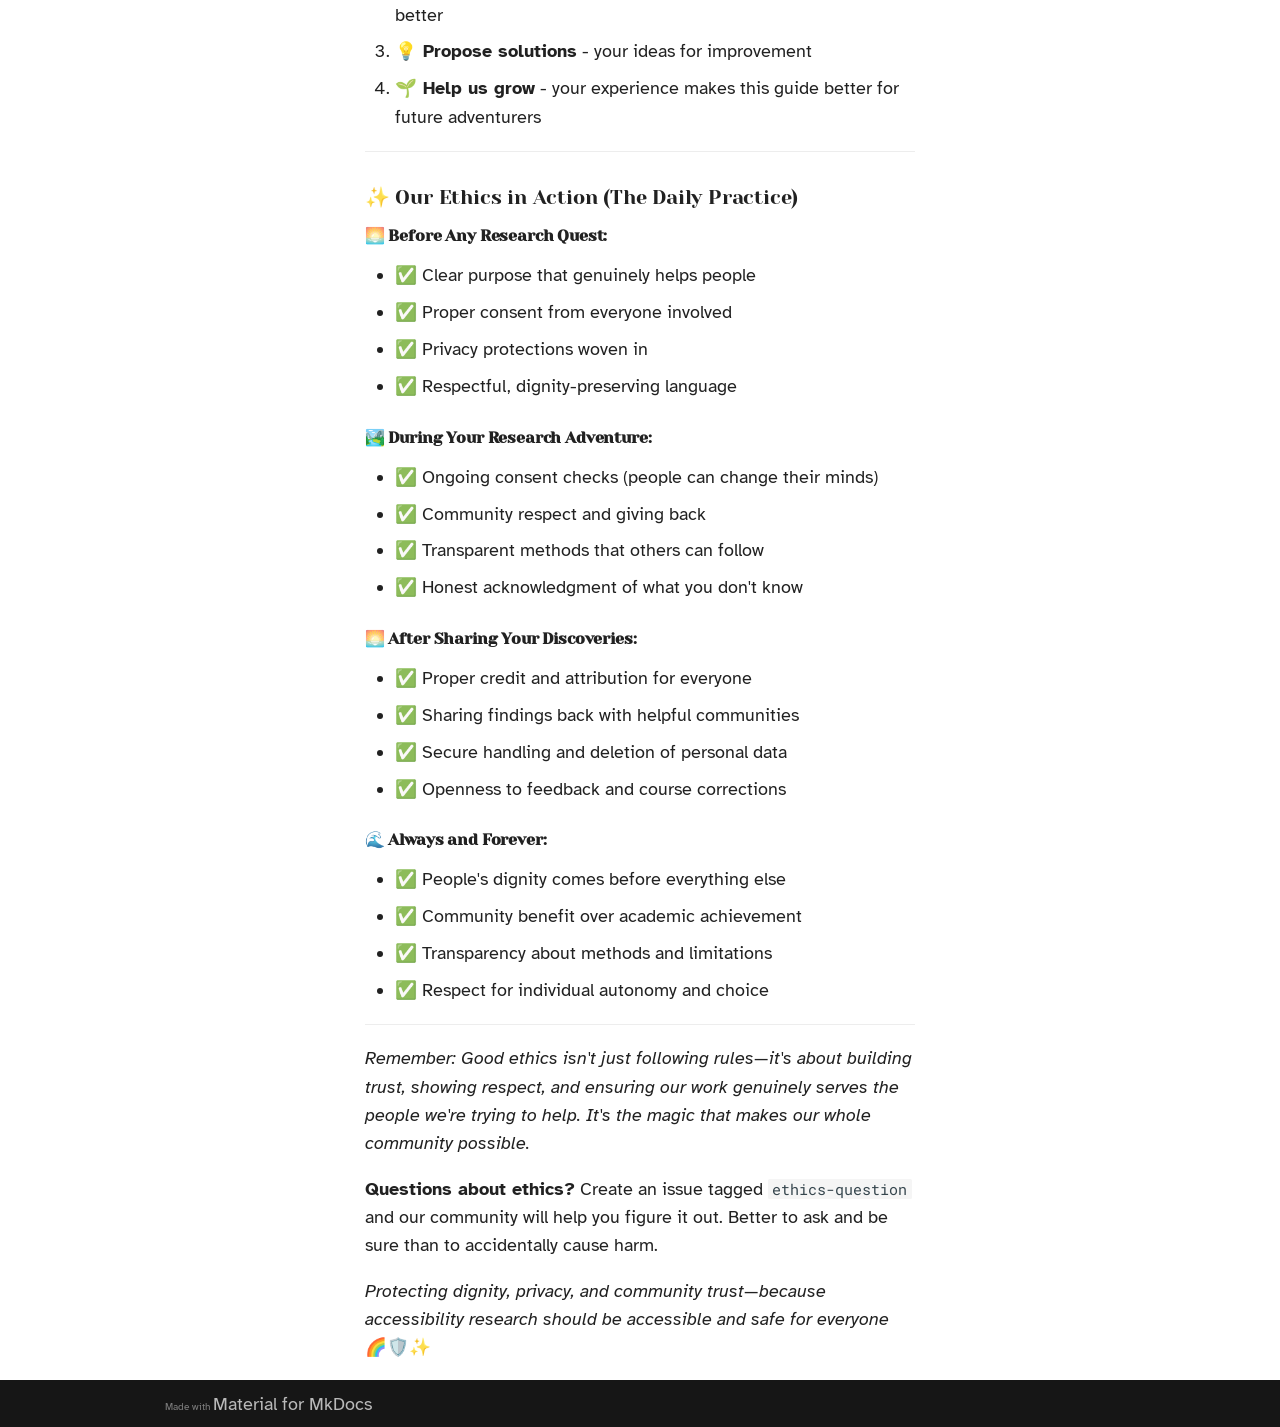
<file: research/research-ethics/index.html>
<!doctype html>
<html lang="en" class="no-js">
  <head>
    
      <meta charset="utf-8">
      <meta name="viewport" content="width=device-width,initial-scale=1">
      
        <meta name="description" content="The Comfort Mode Toolkit Contributor Hub">
      
      
      
        <link rel="canonical" href="https://comfort-mode-toolkit.github.io/wiki/research/research-ethics/">
      
      
        <link rel="prev" href="../intro/">
      
      
        <link rel="next" href="../social-media-ethics/">
      
      
      <link rel="icon" href="../../assets/images/favicon.png">
      <meta name="generator" content="mkdocs-1.6.1, mkdocs-material-9.6.21">
    
    
      
        <title>Ethics Guide 🛡️ - Comfort Commons</title>
      
    
    
      <link rel="stylesheet" href="../../assets/stylesheets/main.2a3383ac.min.css">
      
        
        <link rel="stylesheet" href="../../assets/stylesheets/palette.06af60db.min.css">
      
      


    
    
      
    
    
      
        
        
        <link rel="preconnect" href="https://fonts.gstatic.com" crossorigin>
        <link rel="stylesheet" href="https://fonts.googleapis.com/css?family=Atkinson+Hyperlegible:300,300i,400,400i,700,700i%7CRoboto+Mono:400,400i,700,700i&display=fallback">
        <style>:root{--md-text-font:"Atkinson Hyperlegible";--md-code-font:"Roboto Mono"}</style>
      
    
    
      <link rel="stylesheet" href="../../stylesheets/extra.css">
    
    <script>__md_scope=new URL("../..",location),__md_hash=e=>[...e].reduce(((e,_)=>(e<<5)-e+_.charCodeAt(0)),0),__md_get=(e,_=localStorage,t=__md_scope)=>JSON.parse(_.getItem(t.pathname+"."+e)),__md_set=(e,_,t=localStorage,a=__md_scope)=>{try{t.setItem(a.pathname+"."+e,JSON.stringify(_))}catch(e){}}</script>
    
      
  


  
  

<script id="__analytics">function __md_analytics(){function e(){dataLayer.push(arguments)}window.dataLayer=window.dataLayer||[],e("js",new Date),e("config","G-C8JPXHVLCH"),document.addEventListener("DOMContentLoaded",(function(){document.forms.search&&document.forms.search.query.addEventListener("blur",(function(){this.value&&e("event","search",{search_term:this.value})}));document$.subscribe((function(){var t=document.forms.feedback;if(void 0!==t)for(var a of t.querySelectorAll("[type=submit]"))a.addEventListener("click",(function(a){a.preventDefault();var n=document.location.pathname,d=this.getAttribute("data-md-value");e("event","feedback",{page:n,data:d}),t.firstElementChild.disabled=!0;var r=t.querySelector(".md-feedback__note [data-md-value='"+d+"']");r&&(r.hidden=!1)})),t.hidden=!1})),location$.subscribe((function(t){e("config","G-C8JPXHVLCH",{page_path:t.pathname})}))}));var t=document.createElement("script");t.async=!0,t.src="https://www.googletagmanager.com/gtag/js?id=G-C8JPXHVLCH",document.getElementById("__analytics").insertAdjacentElement("afterEnd",t)}</script>
  
    <script>"undefined"!=typeof __md_analytics&&__md_analytics()</script>
  

    
    
    
  </head>
  
  
    
    
    
    
    
    <body dir="ltr" data-md-color-scheme="default" data-md-color-primary="custom" data-md-color-accent="indigo">
  
    
    <input class="md-toggle" data-md-toggle="drawer" type="checkbox" id="__drawer" autocomplete="off">
    <input class="md-toggle" data-md-toggle="search" type="checkbox" id="__search" autocomplete="off">
    <label class="md-overlay" for="__drawer"></label>
    <div data-md-component="skip">
      
        
        <a href="#ethics-guide" class="md-skip">
          Skip to content
        </a>
      
    </div>
    <div data-md-component="announce">
      
    </div>
    
    
      

  

<header class="md-header md-header--shadow" data-md-component="header">
  <nav class="md-header__inner md-grid" aria-label="Header">
    <a href="../.." title="Comfort Commons" class="md-header__button md-logo" aria-label="Comfort Commons" data-md-component="logo">
      
  
  <svg xmlns="http://www.w3.org/2000/svg" viewBox="0 0 24 24"><path d="M12 8a3 3 0 0 0 3-3 3 3 0 0 0-3-3 3 3 0 0 0-3 3 3 3 0 0 0 3 3m0 3.54C9.64 9.35 6.5 8 3 8v11c3.5 0 6.64 1.35 9 3.54 2.36-2.19 5.5-3.54 9-3.54V8c-3.5 0-6.64 1.35-9 3.54"/></svg>

    </a>
    <label class="md-header__button md-icon" for="__drawer">
      
      <svg xmlns="http://www.w3.org/2000/svg" viewBox="0 0 24 24"><path d="M3 6h18v2H3zm0 5h18v2H3zm0 5h18v2H3z"/></svg>
    </label>
    <div class="md-header__title" data-md-component="header-title">
      <div class="md-header__ellipsis">
        <div class="md-header__topic">
          <span class="md-ellipsis">
            Comfort Commons
          </span>
        </div>
        <div class="md-header__topic" data-md-component="header-topic">
          <span class="md-ellipsis">
            
              Ethics Guide 🛡️
            
          </span>
        </div>
      </div>
    </div>
    
      
    
    
    
    
      
      
        <label class="md-header__button md-icon" for="__search">
          
          <svg xmlns="http://www.w3.org/2000/svg" viewBox="0 0 24 24"><path d="M9.5 3A6.5 6.5 0 0 1 16 9.5c0 1.61-.59 3.09-1.56 4.23l.27.27h.79l5 5-1.5 1.5-5-5v-.79l-.27-.27A6.52 6.52 0 0 1 9.5 16 6.5 6.5 0 0 1 3 9.5 6.5 6.5 0 0 1 9.5 3m0 2C7 5 5 7 5 9.5S7 14 9.5 14 14 12 14 9.5 12 5 9.5 5"/></svg>
        </label>
        <div class="md-search" data-md-component="search" role="dialog">
  <label class="md-search__overlay" for="__search"></label>
  <div class="md-search__inner" role="search">
    <form class="md-search__form" name="search">
      <input type="text" class="md-search__input" name="query" aria-label="Search" placeholder="Search" autocapitalize="off" autocorrect="off" autocomplete="off" spellcheck="false" data-md-component="search-query" required>
      <label class="md-search__icon md-icon" for="__search">
        
        <svg xmlns="http://www.w3.org/2000/svg" viewBox="0 0 24 24"><path d="M9.5 3A6.5 6.5 0 0 1 16 9.5c0 1.61-.59 3.09-1.56 4.23l.27.27h.79l5 5-1.5 1.5-5-5v-.79l-.27-.27A6.52 6.52 0 0 1 9.5 16 6.5 6.5 0 0 1 3 9.5 6.5 6.5 0 0 1 9.5 3m0 2C7 5 5 7 5 9.5S7 14 9.5 14 14 12 14 9.5 12 5 9.5 5"/></svg>
        
        <svg xmlns="http://www.w3.org/2000/svg" viewBox="0 0 24 24"><path d="M20 11v2H8l5.5 5.5-1.42 1.42L4.16 12l7.92-7.92L13.5 5.5 8 11z"/></svg>
      </label>
      <nav class="md-search__options" aria-label="Search">
        
        <button type="reset" class="md-search__icon md-icon" title="Clear" aria-label="Clear" tabindex="-1">
          
          <svg xmlns="http://www.w3.org/2000/svg" viewBox="0 0 24 24"><path d="M19 6.41 17.59 5 12 10.59 6.41 5 5 6.41 10.59 12 5 17.59 6.41 19 12 13.41 17.59 19 19 17.59 13.41 12z"/></svg>
        </button>
      </nav>
      
    </form>
    <div class="md-search__output">
      <div class="md-search__scrollwrap" tabindex="0" data-md-scrollfix>
        <div class="md-search-result" data-md-component="search-result">
          <div class="md-search-result__meta">
            Initializing search
          </div>
          <ol class="md-search-result__list" role="presentation"></ol>
        </div>
      </div>
    </div>
  </div>
</div>
      
    
    
  </nav>
  
</header>
    
    <div class="md-container" data-md-component="container">
      
      
        
          
        
      
      <main class="md-main" data-md-component="main">
        <div class="md-main__inner md-grid">
          
            
              
              <div class="md-sidebar md-sidebar--primary" data-md-component="sidebar" data-md-type="navigation" >
                <div class="md-sidebar__scrollwrap">
                  <div class="md-sidebar__inner">
                    



<nav class="md-nav md-nav--primary" aria-label="Navigation" data-md-level="0">
  <label class="md-nav__title" for="__drawer">
    <a href="../.." title="Comfort Commons" class="md-nav__button md-logo" aria-label="Comfort Commons" data-md-component="logo">
      
  
  <svg xmlns="http://www.w3.org/2000/svg" viewBox="0 0 24 24"><path d="M12 8a3 3 0 0 0 3-3 3 3 0 0 0-3-3 3 3 0 0 0-3 3 3 3 0 0 0 3 3m0 3.54C9.64 9.35 6.5 8 3 8v11c3.5 0 6.64 1.35 9 3.54 2.36-2.19 5.5-3.54 9-3.54V8c-3.5 0-6.64 1.35-9 3.54"/></svg>

    </a>
    Comfort Commons
  </label>
  
  <ul class="md-nav__list" data-md-scrollfix>
    
      
      
  
  
  
  
    <li class="md-nav__item">
      <a href="../.." class="md-nav__link">
        
  
  
  <span class="md-ellipsis">
    Home
    
  </span>
  

      </a>
    </li>
  

    
      
      
  
  
  
  
    <li class="md-nav__item">
      <a href="../../accessibility-basics/" class="md-nav__link">
        
  
  
  <span class="md-ellipsis">
    Accessibility Basics 🌐
    
  </span>
  

      </a>
    </li>
  

    
      
      
  
  
  
  
    <li class="md-nav__item">
      <a href="../../ethics-guide/" class="md-nav__link">
        
  
  
  <span class="md-ellipsis">
    Ethics guide
    
  </span>
  

      </a>
    </li>
  

    
      
      
  
  
  
  
    <li class="md-nav__item">
      <a href="../../getting-started/" class="md-nav__link">
        
  
  
  <span class="md-ellipsis">
    Getting Started
    
  </span>
  

      </a>
    </li>
  

    
      
      
  
  
  
  
    <li class="md-nav__item">
      <a href="../../tech-setup/" class="md-nav__link">
        
  
  
  <span class="md-ellipsis">
    Tech setup
    
  </span>
  

      </a>
    </li>
  

    
      
      
  
  
  
  
    
    
    
    
    
    <li class="md-nav__item md-nav__item--nested">
      
        
        
        <input class="md-nav__toggle md-toggle " type="checkbox" id="__nav_6" >
        
          
          <label class="md-nav__link" for="__nav_6" id="__nav_6_label" tabindex="0">
            
  
  
  <span class="md-ellipsis">
    Code
    
  </span>
  

            <span class="md-nav__icon md-icon"></span>
          </label>
        
        <nav class="md-nav" data-md-level="1" aria-labelledby="__nav_6_label" aria-expanded="false">
          <label class="md-nav__title" for="__nav_6">
            <span class="md-nav__icon md-icon"></span>
            Code
          </label>
          <ul class="md-nav__list" data-md-scrollfix>
            
              
                
  
  
  
  
    <li class="md-nav__item">
      <a href="../../code/code-how-to/" class="md-nav__link">
        
  
  
  <span class="md-ellipsis">
    How to code
    
  </span>
  

      </a>
    </li>
  

              
            
          </ul>
        </nav>
      
    </li>
  

    
      
      
  
  
    
  
  
  
    
    
    
    
    
    <li class="md-nav__item md-nav__item--active md-nav__item--nested">
      
        
        
        <input class="md-nav__toggle md-toggle " type="checkbox" id="__nav_7" checked>
        
          
          <label class="md-nav__link" for="__nav_7" id="__nav_7_label" tabindex="0">
            
  
  
  <span class="md-ellipsis">
    Research
    
  </span>
  

            <span class="md-nav__icon md-icon"></span>
          </label>
        
        <nav class="md-nav" data-md-level="1" aria-labelledby="__nav_7_label" aria-expanded="true">
          <label class="md-nav__title" for="__nav_7">
            <span class="md-nav__icon md-icon"></span>
            Research
          </label>
          <ul class="md-nav__list" data-md-scrollfix>
            
              
                
  
  
  
  
    <li class="md-nav__item">
      <a href="../how-to-research/" class="md-nav__link">
        
  
  
  <span class="md-ellipsis">
    Research How-To 🔍
    
  </span>
  

      </a>
    </li>
  

              
            
              
                
  
  
  
  
    <li class="md-nav__item">
      <a href="../intro/" class="md-nav__link">
        
  
  
  <span class="md-ellipsis">
    Research Hub 🔬
    
  </span>
  

      </a>
    </li>
  

              
            
              
                
  
  
    
  
  
  
    <li class="md-nav__item md-nav__item--active">
      
      <input class="md-nav__toggle md-toggle" type="checkbox" id="__toc">
      
      
        
      
      
        <label class="md-nav__link md-nav__link--active" for="__toc">
          
  
  
  <span class="md-ellipsis">
    Ethics Guide 🛡️
    
  </span>
  

          <span class="md-nav__icon md-icon"></span>
        </label>
      
      <a href="./" class="md-nav__link md-nav__link--active">
        
  
  
  <span class="md-ellipsis">
    Ethics Guide 🛡️
    
  </span>
  

      </a>
      
        

<nav class="md-nav md-nav--secondary" aria-label="Table of contents">
  
  
  
    
  
  
    <label class="md-nav__title" for="__toc">
      <span class="md-nav__icon md-icon"></span>
      Table of contents
    </label>
    <ul class="md-nav__list" data-md-component="toc" data-md-scrollfix>
      
        <li class="md-nav__item">
  <a href="#our-sacred-law-of-the-commons" class="md-nav__link">
    <span class="md-ellipsis">
      Our Sacred Law of the Commons
    </span>
  </a>
  
</li>
      
        <li class="md-nav__item">
  <a href="#protecting-the-people-who-trust-us" class="md-nav__link">
    <span class="md-ellipsis">
      🔒 Protecting the People Who Trust Us
    </span>
  </a>
  
    <nav class="md-nav" aria-label="🔒 Protecting the People Who Trust Us">
      <ul class="md-nav__list">
        
          <li class="md-nav__item">
  <a href="#the-unbreakable-rules-of-our-forest" class="md-nav__link">
    <span class="md-ellipsis">
      The Unbreakable Rules of Our Forest
    </span>
  </a>
  
</li>
        
          <li class="md-nav__item">
  <a href="#what-respectful-practice-looks-like-in-action" class="md-nav__link">
    <span class="md-ellipsis">
      What Respectful Practice Looks Like in Action
    </span>
  </a>
  
</li>
        
      </ul>
    </nav>
  
</li>
      
        <li class="md-nav__item">
  <a href="#protecting-our-fellow-adventurers-contributors" class="md-nav__link">
    <span class="md-ellipsis">
      🤝 Protecting Our Fellow Adventurers (Contributors)
    </span>
  </a>
  
    <nav class="md-nav" aria-label="🤝 Protecting Our Fellow Adventurers (Contributors)">
      <ul class="md-nav__list">
        
          <li class="md-nav__item">
  <a href="#your-rights-in-our-commons" class="md-nav__link">
    <span class="md-ellipsis">
      Your Rights in Our Commons
    </span>
  </a>
  
</li>
        
          <li class="md-nav__item">
  <a href="#what-our-community-provides" class="md-nav__link">
    <span class="md-ellipsis">
      What Our Community Provides
    </span>
  </a>
  
</li>
        
      </ul>
    </nav>
  
</li>
      
        <li class="md-nav__item">
  <a href="#research-standards-our-quest-guidelines" class="md-nav__link">
    <span class="md-ellipsis">
      📋 Research Standards (Our Quest Guidelines)
    </span>
  </a>
  
    <nav class="md-nav" aria-label="📋 Research Standards (Our Quest Guidelines)">
      <ul class="md-nav__list">
        
          <li class="md-nav__item">
  <a href="#before-you-start-any-investigation" class="md-nav__link">
    <span class="md-ellipsis">
      Before You Start Any Investigation
    </span>
  </a>
  
</li>
        
          <li class="md-nav__item">
  <a href="#data-collection-ethics-gathering-information-responsibly" class="md-nav__link">
    <span class="md-ellipsis">
      Data Collection Ethics (Gathering Information Responsibly)
    </span>
  </a>
  
</li>
        
          <li class="md-nav__item">
  <a href="#reporting-standards-sharing-your-discoveries" class="md-nav__link">
    <span class="md-ellipsis">
      Reporting Standards (Sharing Your Discoveries)
    </span>
  </a>
  
</li>
        
      </ul>
    </nav>
  
</li>
      
        <li class="md-nav__item">
  <a href="#red-flags-and-storm-warnings" class="md-nav__link">
    <span class="md-ellipsis">
      ⚠️ Red Flags and Storm Warnings
    </span>
  </a>
  
    <nav class="md-nav" aria-label="⚠️ Red Flags and Storm Warnings">
      <ul class="md-nav__list">
        
          <li class="md-nav__item">
  <a href="#stop-your-quest-and-reconsider-if" class="md-nav__link">
    <span class="md-ellipsis">
      🚨 Stop Your Quest and Reconsider If:
    </span>
  </a>
  
</li>
        
          <li class="md-nav__item">
  <a href="#when-uncertainty-strikes" class="md-nav__link">
    <span class="md-ellipsis">
      🤔 When Uncertainty Strikes:
    </span>
  </a>
  
</li>
        
      </ul>
    </nav>
  
</li>
      
        <li class="md-nav__item">
  <a href="#calling-for-help" class="md-nav__link">
    <span class="md-ellipsis">
      🚨 Calling for Help
    </span>
  </a>
  
    <nav class="md-nav" aria-label="🚨 Calling for Help">
      <ul class="md-nav__list">
        
          <li class="md-nav__item">
  <a href="#if-you-experience-problems" class="md-nav__link">
    <span class="md-ellipsis">
      If You Experience Problems:
    </span>
  </a>
  
</li>
        
          <li class="md-nav__item">
  <a href="#how-to-reach-us" class="md-nav__link">
    <span class="md-ellipsis">
      How to Reach Us:
    </span>
  </a>
  
</li>
        
      </ul>
    </nav>
  
</li>
      
        <li class="md-nav__item">
  <a href="#special-territories-extra-care-required" class="md-nav__link">
    <span class="md-ellipsis">
      🎯 Special Territories (Extra Care Required)
    </span>
  </a>
  
    <nav class="md-nav" aria-label="🎯 Special Territories (Extra Care Required)">
      <ul class="md-nav__list">
        
          <li class="md-nav__item">
  <a href="#working-with-sensitive-subjects" class="md-nav__link">
    <span class="md-ellipsis">
      💚 Working with Sensitive Subjects
    </span>
  </a>
  
</li>
        
          <li class="md-nav__item">
  <a href="#cross-cultural-expeditions" class="md-nav__link">
    <span class="md-ellipsis">
      🌍 Cross-Cultural Expeditions
    </span>
  </a>
  
</li>
        
          <li class="md-nav__item">
  <a href="#working-with-young-adventurers" class="md-nav__link">
    <span class="md-ellipsis">
      👶 Working with Young Adventurers
    </span>
  </a>
  
</li>
        
      </ul>
    </nav>
  
</li>
      
        <li class="md-nav__item">
  <a href="#learning-resources-for-your-ethics-journey" class="md-nav__link">
    <span class="md-ellipsis">
      📚 Learning Resources for Your Ethics Journey
    </span>
  </a>
  
    <nav class="md-nav" aria-label="📚 Learning Resources for Your Ethics Journey">
      <ul class="md-nav__list">
        
          <li class="md-nav__item">
  <a href="#for-new-adventurers-to-ethics" class="md-nav__link">
    <span class="md-ellipsis">
      For New Adventurers to Ethics:
    </span>
  </a>
  
</li>
        
          <li class="md-nav__item">
  <a href="#for-experienced-ethics-explorers" class="md-nav__link">
    <span class="md-ellipsis">
      For Experienced Ethics Explorers:
    </span>
  </a>
  
</li>
        
      </ul>
    </nav>
  
</li>
      
        <li class="md-nav__item">
  <a href="#living-wisdom-this-guide-grows-with-us" class="md-nav__link">
    <span class="md-ellipsis">
      🔄 Living Wisdom (This Guide Grows With Us)
    </span>
  </a>
  
</li>
      
        <li class="md-nav__item">
  <a href="#our-ethics-in-action-the-daily-practice" class="md-nav__link">
    <span class="md-ellipsis">
      ✨ Our Ethics in Action (The Daily Practice)
    </span>
  </a>
  
    <nav class="md-nav" aria-label="✨ Our Ethics in Action (The Daily Practice)">
      <ul class="md-nav__list">
        
          <li class="md-nav__item">
  <a href="#before-any-research-quest" class="md-nav__link">
    <span class="md-ellipsis">
      🌅 Before Any Research Quest:
    </span>
  </a>
  
</li>
        
          <li class="md-nav__item">
  <a href="#during-your-research-adventure" class="md-nav__link">
    <span class="md-ellipsis">
      🏞️ During Your Research Adventure:
    </span>
  </a>
  
</li>
        
          <li class="md-nav__item">
  <a href="#after-sharing-your-discoveries" class="md-nav__link">
    <span class="md-ellipsis">
      🌅 After Sharing Your Discoveries:
    </span>
  </a>
  
</li>
        
          <li class="md-nav__item">
  <a href="#always-and-forever" class="md-nav__link">
    <span class="md-ellipsis">
      🌊 Always and Forever:
    </span>
  </a>
  
</li>
        
      </ul>
    </nav>
  
</li>
      
    </ul>
  
</nav>
      
    </li>
  

              
            
              
                
  
  
  
  
    <li class="md-nav__item">
      <a href="../social-media-ethics/" class="md-nav__link">
        
  
  
  <span class="md-ellipsis">
    Social Media Ethics Guide 🌐
    
  </span>
  

      </a>
    </li>
  

              
            
          </ul>
        </nav>
      
    </li>
  

    
      
      
  
  
  
  
    
    
    
    
    
    <li class="md-nav__item md-nav__item--nested">
      
        
        
        <input class="md-nav__toggle md-toggle " type="checkbox" id="__nav_8" >
        
          
          <label class="md-nav__link" for="__nav_8" id="__nav_8_label" tabindex="0">
            
  
  
  <span class="md-ellipsis">
    Who we are
    
  </span>
  

            <span class="md-nav__icon md-icon"></span>
          </label>
        
        <nav class="md-nav" data-md-level="1" aria-labelledby="__nav_8_label" aria-expanded="false">
          <label class="md-nav__title" for="__nav_8">
            <span class="md-nav__icon md-icon"></span>
            Who we are
          </label>
          <ul class="md-nav__list" data-md-scrollfix>
            
              
                
  
  
  
  
    <li class="md-nav__item">
      <a href="../../who%20we%20are/our%20culture/" class="md-nav__link">
        
  
  
  <span class="md-ellipsis">
    Comfort Commons Culture
    
  </span>
  

      </a>
    </li>
  

              
            
              
                
  
  
  
  
    <li class="md-nav__item">
      <a href="../../who%20we%20are/our%20values/" class="md-nav__link">
        
  
  
  <span class="md-ellipsis">
    Our values
    
  </span>
  

      </a>
    </li>
  

              
            
              
                
  
  
  
  
    <li class="md-nav__item">
      <a href="../../who%20we%20are/the%20team/" class="md-nav__link">
        
  
  
  <span class="md-ellipsis">
    The team
    
  </span>
  

      </a>
    </li>
  

              
            
          </ul>
        </nav>
      
    </li>
  

    
  </ul>
</nav>
                  </div>
                </div>
              </div>
            
            
              
              <div class="md-sidebar md-sidebar--secondary" data-md-component="sidebar" data-md-type="toc" >
                <div class="md-sidebar__scrollwrap">
                  <div class="md-sidebar__inner">
                    

<nav class="md-nav md-nav--secondary" aria-label="Table of contents">
  
  
  
    
  
  
    <label class="md-nav__title" for="__toc">
      <span class="md-nav__icon md-icon"></span>
      Table of contents
    </label>
    <ul class="md-nav__list" data-md-component="toc" data-md-scrollfix>
      
        <li class="md-nav__item">
  <a href="#our-sacred-law-of-the-commons" class="md-nav__link">
    <span class="md-ellipsis">
      Our Sacred Law of the Commons
    </span>
  </a>
  
</li>
      
        <li class="md-nav__item">
  <a href="#protecting-the-people-who-trust-us" class="md-nav__link">
    <span class="md-ellipsis">
      🔒 Protecting the People Who Trust Us
    </span>
  </a>
  
    <nav class="md-nav" aria-label="🔒 Protecting the People Who Trust Us">
      <ul class="md-nav__list">
        
          <li class="md-nav__item">
  <a href="#the-unbreakable-rules-of-our-forest" class="md-nav__link">
    <span class="md-ellipsis">
      The Unbreakable Rules of Our Forest
    </span>
  </a>
  
</li>
        
          <li class="md-nav__item">
  <a href="#what-respectful-practice-looks-like-in-action" class="md-nav__link">
    <span class="md-ellipsis">
      What Respectful Practice Looks Like in Action
    </span>
  </a>
  
</li>
        
      </ul>
    </nav>
  
</li>
      
        <li class="md-nav__item">
  <a href="#protecting-our-fellow-adventurers-contributors" class="md-nav__link">
    <span class="md-ellipsis">
      🤝 Protecting Our Fellow Adventurers (Contributors)
    </span>
  </a>
  
    <nav class="md-nav" aria-label="🤝 Protecting Our Fellow Adventurers (Contributors)">
      <ul class="md-nav__list">
        
          <li class="md-nav__item">
  <a href="#your-rights-in-our-commons" class="md-nav__link">
    <span class="md-ellipsis">
      Your Rights in Our Commons
    </span>
  </a>
  
</li>
        
          <li class="md-nav__item">
  <a href="#what-our-community-provides" class="md-nav__link">
    <span class="md-ellipsis">
      What Our Community Provides
    </span>
  </a>
  
</li>
        
      </ul>
    </nav>
  
</li>
      
        <li class="md-nav__item">
  <a href="#research-standards-our-quest-guidelines" class="md-nav__link">
    <span class="md-ellipsis">
      📋 Research Standards (Our Quest Guidelines)
    </span>
  </a>
  
    <nav class="md-nav" aria-label="📋 Research Standards (Our Quest Guidelines)">
      <ul class="md-nav__list">
        
          <li class="md-nav__item">
  <a href="#before-you-start-any-investigation" class="md-nav__link">
    <span class="md-ellipsis">
      Before You Start Any Investigation
    </span>
  </a>
  
</li>
        
          <li class="md-nav__item">
  <a href="#data-collection-ethics-gathering-information-responsibly" class="md-nav__link">
    <span class="md-ellipsis">
      Data Collection Ethics (Gathering Information Responsibly)
    </span>
  </a>
  
</li>
        
          <li class="md-nav__item">
  <a href="#reporting-standards-sharing-your-discoveries" class="md-nav__link">
    <span class="md-ellipsis">
      Reporting Standards (Sharing Your Discoveries)
    </span>
  </a>
  
</li>
        
      </ul>
    </nav>
  
</li>
      
        <li class="md-nav__item">
  <a href="#red-flags-and-storm-warnings" class="md-nav__link">
    <span class="md-ellipsis">
      ⚠️ Red Flags and Storm Warnings
    </span>
  </a>
  
    <nav class="md-nav" aria-label="⚠️ Red Flags and Storm Warnings">
      <ul class="md-nav__list">
        
          <li class="md-nav__item">
  <a href="#stop-your-quest-and-reconsider-if" class="md-nav__link">
    <span class="md-ellipsis">
      🚨 Stop Your Quest and Reconsider If:
    </span>
  </a>
  
</li>
        
          <li class="md-nav__item">
  <a href="#when-uncertainty-strikes" class="md-nav__link">
    <span class="md-ellipsis">
      🤔 When Uncertainty Strikes:
    </span>
  </a>
  
</li>
        
      </ul>
    </nav>
  
</li>
      
        <li class="md-nav__item">
  <a href="#calling-for-help" class="md-nav__link">
    <span class="md-ellipsis">
      🚨 Calling for Help
    </span>
  </a>
  
    <nav class="md-nav" aria-label="🚨 Calling for Help">
      <ul class="md-nav__list">
        
          <li class="md-nav__item">
  <a href="#if-you-experience-problems" class="md-nav__link">
    <span class="md-ellipsis">
      If You Experience Problems:
    </span>
  </a>
  
</li>
        
          <li class="md-nav__item">
  <a href="#how-to-reach-us" class="md-nav__link">
    <span class="md-ellipsis">
      How to Reach Us:
    </span>
  </a>
  
</li>
        
      </ul>
    </nav>
  
</li>
      
        <li class="md-nav__item">
  <a href="#special-territories-extra-care-required" class="md-nav__link">
    <span class="md-ellipsis">
      🎯 Special Territories (Extra Care Required)
    </span>
  </a>
  
    <nav class="md-nav" aria-label="🎯 Special Territories (Extra Care Required)">
      <ul class="md-nav__list">
        
          <li class="md-nav__item">
  <a href="#working-with-sensitive-subjects" class="md-nav__link">
    <span class="md-ellipsis">
      💚 Working with Sensitive Subjects
    </span>
  </a>
  
</li>
        
          <li class="md-nav__item">
  <a href="#cross-cultural-expeditions" class="md-nav__link">
    <span class="md-ellipsis">
      🌍 Cross-Cultural Expeditions
    </span>
  </a>
  
</li>
        
          <li class="md-nav__item">
  <a href="#working-with-young-adventurers" class="md-nav__link">
    <span class="md-ellipsis">
      👶 Working with Young Adventurers
    </span>
  </a>
  
</li>
        
      </ul>
    </nav>
  
</li>
      
        <li class="md-nav__item">
  <a href="#learning-resources-for-your-ethics-journey" class="md-nav__link">
    <span class="md-ellipsis">
      📚 Learning Resources for Your Ethics Journey
    </span>
  </a>
  
    <nav class="md-nav" aria-label="📚 Learning Resources for Your Ethics Journey">
      <ul class="md-nav__list">
        
          <li class="md-nav__item">
  <a href="#for-new-adventurers-to-ethics" class="md-nav__link">
    <span class="md-ellipsis">
      For New Adventurers to Ethics:
    </span>
  </a>
  
</li>
        
          <li class="md-nav__item">
  <a href="#for-experienced-ethics-explorers" class="md-nav__link">
    <span class="md-ellipsis">
      For Experienced Ethics Explorers:
    </span>
  </a>
  
</li>
        
      </ul>
    </nav>
  
</li>
      
        <li class="md-nav__item">
  <a href="#living-wisdom-this-guide-grows-with-us" class="md-nav__link">
    <span class="md-ellipsis">
      🔄 Living Wisdom (This Guide Grows With Us)
    </span>
  </a>
  
</li>
      
        <li class="md-nav__item">
  <a href="#our-ethics-in-action-the-daily-practice" class="md-nav__link">
    <span class="md-ellipsis">
      ✨ Our Ethics in Action (The Daily Practice)
    </span>
  </a>
  
    <nav class="md-nav" aria-label="✨ Our Ethics in Action (The Daily Practice)">
      <ul class="md-nav__list">
        
          <li class="md-nav__item">
  <a href="#before-any-research-quest" class="md-nav__link">
    <span class="md-ellipsis">
      🌅 Before Any Research Quest:
    </span>
  </a>
  
</li>
        
          <li class="md-nav__item">
  <a href="#during-your-research-adventure" class="md-nav__link">
    <span class="md-ellipsis">
      🏞️ During Your Research Adventure:
    </span>
  </a>
  
</li>
        
          <li class="md-nav__item">
  <a href="#after-sharing-your-discoveries" class="md-nav__link">
    <span class="md-ellipsis">
      🌅 After Sharing Your Discoveries:
    </span>
  </a>
  
</li>
        
          <li class="md-nav__item">
  <a href="#always-and-forever" class="md-nav__link">
    <span class="md-ellipsis">
      🌊 Always and Forever:
    </span>
  </a>
  
</li>
        
      </ul>
    </nav>
  
</li>
      
    </ul>
  
</nav>
                  </div>
                </div>
              </div>
            
          
          
            <div class="md-content" data-md-component="content">
              <article class="md-content__inner md-typeset">
                
                  



<h1 id="ethics-guide">Ethics Guide 🛡️</h1>
<p><em>Protecting everyone who makes this work possible</em></p>
<h2 id="our-sacred-law-of-the-commons">Our Sacred Law of the Commons</h2>
<p><strong>People first, research second.</strong> Always and forever.</p>
<p>We're building tools to help people thrive, not studying them like specimens in a lab. Every person who shares their story, every 🧙 Mage who contributes wisdom, every 💚 Healer who gives feedback, every community member who trusts us with their experience deserves respect, privacy, and dignity.</p>
<p>Think of this as our community's protective magic—the spells that keep everyone safe while we adventure together.</p>
<hr />
<h2 id="protecting-the-people-who-trust-us">🔒 Protecting the People Who Trust Us</h2>
<h3 id="the-unbreakable-rules-of-our-forest">The Unbreakable Rules of Our Forest</h3>
<p><strong>1. No Labels, Ever—People Are Not Categories</strong>
- Never call people "disabled users," "normal users," or any other label that reduces them to a condition
- Use "people who..." phrasing: "people who experience vestibular challenges," not "vestibular patients"<br />
- Skip medical jargon unless someone specifically uses it to describe themselves
- Remember: every person is a whole human with complex experiences, not a walking accessibility case study</p>
<p><strong>2. Consent is Sacred Magic</strong>
- Always ask before quoting someone from forums, social media, or communities
- Get clear permission before sharing screenshots that include usernames
- Honor when people say "no" or want to stay anonymous—no questions asked
- If someone changes their mind later, remove their content immediately (no guilt trips)</p>
<p><strong>3. Privacy by Design—Invisible by Default</strong>
- Anonymize everything unless someone specifically asks for credit
- Scrub usernames, handles, and identifying details unless explicitly okay'd
- Don't play detective trying to connect posts to real people
- Store personal data like treasure—secure it well and delete it when the quest is complete</p>
<p><strong>4. Community Respect—We're Guests, Not Conquerors</strong>
- Don't treat communities like "research subjects"—they're our wise advisors and partners
- Give back to communities that help us (share findings, tools, resources)
- Follow community rules and understand their culture before exploring
- Never extract value without contributing value in return</p>
<h3 id="what-respectful-practice-looks-like-in-action">What Respectful Practice Looks Like in Action</h3>
<p><strong>🌟 Excellent Approach:</strong>
- "Community members shared that high contrast modes triggered headaches during long browsing sessions"
- "A developer in our survey mentioned struggling to integrate accessibility tools into their workflow"
- "Forum discussions revealed common patterns around color sensitivity that we hadn't considered"</p>
<p><strong>⚠️ Definitely Don't Do This:</strong>
- "Disabled users complained about contrast issues"
- "@username123 from Reddit said accessibility tools are garbage"
- "Vestibular patients can't handle certain color combinations"</p>
<hr />
<h2 id="protecting-our-fellow-adventurers-contributors">🤝 Protecting Our Fellow Adventurers (Contributors)</h2>
<h3 id="your-rights-in-our-commons">Your Rights in Our Commons</h3>
<p><strong>We guard your:</strong>
- <strong>🕸️ Privacy:</strong> Your personal info stays locked away unless you choose to share it
- <strong>⏰ Time:</strong> Clear expectations about quests and no surprise deadlines
- <strong>🏆 Work:</strong> Proper credit for your contributions and discoveries<br />
- <strong>🛡️ Safety:</strong> Protection from harassment, trolling, or inappropriate contact
- <strong>🗝️ Autonomy:</strong> Right to step back from any project, anytime, no explanations needed</p>
<h3 id="what-our-community-provides">What Our Community Provides</h3>
<p><strong>🌟 Support Network:</strong>
- Clear maps (guidelines) and supply kits (templates)
- Mentorship from experienced adventurers
- Feedback that builds you up, never tears you down
- Recognition and celebration of your contributions</p>
<p><strong>⚖️ Conflict Resolution:</strong>
- Clear process for handling disagreements
- Neutral mediation when conversations get heated
- Zero tolerance for personal attacks or discrimination</p>
<p><strong>📜 Proper Attribution:</strong>
- Your contributions get credited properly
- Choice to use your real name or an adventurer pseudonym
- Right to remove your name if you decide to leave a project</p>
<hr />
<h2 id="research-standards-our-quest-guidelines">📋 Research Standards (Our Quest Guidelines)</h2>
<h3 id="before-you-start-any-investigation">Before You Start Any Investigation</h3>
<p><strong>🧙 Mage Wisdom Check—Ask yourself:</strong>
1. <strong>Does this actually help people?</strong> Not just advance knowledge, but genuinely improve lives?
2. <strong>Could this accidentally harm someone?</strong> Even with the best intentions?
3. <strong>Do I have proper permission?</strong> From everyone whose words/experiences I'm using?
4. <strong>Am I approaching this with respect?</strong> For communities, individuals, and their lived experiences?</p>
<h3 id="data-collection-ethics-gathering-information-responsibly">Data Collection Ethics (Gathering Information Responsibly)</h3>
<p><strong>When exploring and collecting wisdom:</strong>
- <strong>🌐 Public ≠ permissible:</strong> Just because something is posted publicly doesn't mean it's fair game for research
- <strong>🎭 Context matters deeply:</strong> A casual comment in a support forum isn't the same as a formal interview response
- <strong>👶 Age matters:</strong> Extra caution with any content from adventurers under 18
- <strong>💚 Vulnerability matters:</strong> Be especially gentle with mental health, medical, or crisis-related content</p>
<h3 id="reporting-standards-sharing-your-discoveries">Reporting Standards (Sharing Your Discoveries)</h3>
<p><strong>In your research contributions:</strong>
- <strong>🔍 Acknowledge what you don't know:</strong> Gaps in knowledge are as important as discoveries
- <strong>⚖️ Avoid overgeneralization:</strong> Don't assume small samples represent entire populations
- <strong>📝 Show your work:</strong> Explain how you gathered information and reached conclusions
- <strong>🌈 Include diverse voices:</strong> Don't let one perspective dominate the story
- <strong>🪞 Be transparent about bias:</strong> We all have them—acknowledge yours openly</p>
<hr />
<h2 id="red-flags-and-storm-warnings">⚠️ Red Flags and Storm Warnings</h2>
<h3 id="stop-your-quest-and-reconsider-if">🚨 Stop Your Quest and Reconsider If:</h3>
<ul>
<li>Someone seems to be in crisis or serious distress</li>
<li>You're working with minors without proper protections</li>
<li>Your research could identify specific people against their wishes</li>
<li>You're venturing into medical/therapeutic territory (we're builders, not healers)</li>
<li>Communities or individuals are expressing discomfort with your approach</li>
<li>You catch yourself making sweeping assumptions about entire groups</li>
</ul>
<h3 id="when-uncertainty-strikes">🤔 When Uncertainty Strikes:</h3>
<ol>
<li><strong>⏸️ Pause the research expedition</strong></li>
<li><strong>💬 Consult with fellow adventurers or community elders (maintainers)</strong></li>
<li><strong>🗺️ Consider alternative paths forward</strong></li>
<li><strong>🛡️ Always choose protecting people over advancing research</strong></li>
</ol>
<hr />
<h2 id="calling-for-help">🚨 Calling for Help</h2>
<h3 id="if-you-experience-problems">If You Experience Problems:</h3>
<ul>
<li><strong>👹 Harassment or inappropriate behavior:</strong> Alert the community guardians (maintainers) immediately</li>
<li><strong>⚖️ Ethical concerns about research:</strong> Raise them in the relevant GitHub issue for community discussion</li>
<li><strong>🕸️ Privacy violations:</strong> Report them privately to project maintainers</li>
<li><strong>🔥 Unsafe situations:</strong> Your safety comes first—step back and report when you're secure</li>
</ul>
<h3 id="how-to-reach-us">How to Reach Us:</h3>
<ul>
<li><strong>📋 GitHub Issues:</strong> For non-sensitive ethical questions and community discussion</li>
<li><strong>📧 Direct Contact:</strong> [Include contact method for sensitive issues]</li>
<li><strong>🎭 Anonymous Reporting:</strong> [Include anonymous reporting method]</li>
</ul>
<hr />
<h2 id="special-territories-extra-care-required">🎯 Special Territories (Extra Care Required)</h2>
<h3 id="working-with-sensitive-subjects">💚 Working with Sensitive Subjects</h3>
<p><strong>Mental health, medical conditions, trauma, accessibility challenges</strong></p>
<ul>
<li><strong>📋 Extra consent required:</strong> People should clearly understand their experiences might be shared</li>
<li><strong>⚖️ Know our limits:</strong> We're builders and researchers, not therapists, doctors, or counselors</li>
<li><strong>⚠️ Content warnings:</strong> Include them when discussing potentially distressing topics</li>
<li><strong>🔗 Resource sharing:</strong> Always include links to appropriate professional help</li>
</ul>
<h3 id="cross-cultural-expeditions">🌍 Cross-Cultural Expeditions</h3>
<p><strong>When adventuring across different communities and cultures</strong></p>
<ul>
<li><strong>🎭 Cultural sensitivity:</strong> What's welcoming in one culture may be offensive in another</li>
<li><strong>🗣️ Language bridges:</strong> Ensure understanding isn't lost in translation</li>
<li><strong>⚖️ Power dynamics:</strong> Be aware of differences in privilege and access between communities</li>
<li><strong>🏡 Local wisdom:</strong> Always include voices from the communities you're exploring</li>
</ul>
<h3 id="working-with-young-adventurers">👶 Working with Young Adventurers</h3>
<p><strong>Anyone under 18 requires extra magical protection</strong></p>
<ul>
<li><strong>👪 Family consent:</strong> Required for any direct interaction or information gathering</li>
<li><strong>🏫 Institutional approval:</strong> May be needed for research in schools or youth organizations</li>
<li><strong>🎭 Extra anonymization:</strong> Remove any details that could identify a young person</li>
<li><strong>📚 Age-appropriate communication:</strong> Ensure materials are understandable and never exploitative</li>
</ul>
<hr />
<h2 id="learning-resources-for-your-ethics-journey">📚 Learning Resources for Your Ethics Journey</h2>
<h3 id="for-new-adventurers-to-ethics">For New Adventurers to Ethics:</h3>
<ul>
<li>[Basic Research Ethics Principles]</li>
<li>[Consent in Digital Research]</li>
<li>[Disability Community Guidelines]</li>
</ul>
<h3 id="for-experienced-ethics-explorers">For Experienced Ethics Explorers:</h3>
<ul>
<li>[Digital Ethnography Best Practices]</li>
<li>[Participatory Research Methods]</li>
<li>[Accessibility Research Guidelines]</li>
</ul>
<hr />
<h2 id="living-wisdom-this-guide-grows-with-us">🔄 Living Wisdom (This Guide Grows With Us)</h2>
<p>This ethics guide evolves as our community learns and grows. If you encounter situations not covered here, or think something should change:</p>
<ol>
<li><strong>🎫 Create an issue</strong> with the tag <code>ethics-question</code></li>
<li><strong>💬 Share your concern</strong> - what happened and how we could do better</li>
<li><strong>💡 Propose solutions</strong> - your ideas for improvement</li>
<li><strong>🌱 Help us grow</strong> - your experience makes this guide better for future adventurers</li>
</ol>
<hr />
<h2 id="our-ethics-in-action-the-daily-practice">✨ Our Ethics in Action (The Daily Practice)</h2>
<h3 id="before-any-research-quest"><strong>🌅 Before Any Research Quest:</strong></h3>
<ul>
<li>✅ Clear purpose that genuinely helps people</li>
<li>✅ Proper consent from everyone involved</li>
<li>✅ Privacy protections woven in</li>
<li>✅ Respectful, dignity-preserving language</li>
</ul>
<h3 id="during-your-research-adventure"><strong>🏞️ During Your Research Adventure:</strong></h3>
<ul>
<li>✅ Ongoing consent checks (people can change their minds)</li>
<li>✅ Community respect and giving back</li>
<li>✅ Transparent methods that others can follow</li>
<li>✅ Honest acknowledgment of what you don't know</li>
</ul>
<h3 id="after-sharing-your-discoveries"><strong>🌅 After Sharing Your Discoveries:</strong></h3>
<ul>
<li>✅ Proper credit and attribution for everyone</li>
<li>✅ Sharing findings back with helpful communities</li>
<li>✅ Secure handling and deletion of personal data</li>
<li>✅ Openness to feedback and course corrections</li>
</ul>
<h3 id="always-and-forever"><strong>🌊 Always and Forever:</strong></h3>
<ul>
<li>✅ People's dignity comes before everything else</li>
<li>✅ Community benefit over academic achievement</li>
<li>✅ Transparency about methods and limitations  </li>
<li>✅ Respect for individual autonomy and choice</li>
</ul>
<hr />
<p><em>Remember: Good ethics isn't just following rules—it's about building trust, showing respect, and ensuring our work genuinely serves the people we're trying to help. It's the magic that makes our whole community possible.</em></p>
<p><strong>Questions about ethics?</strong> Create an issue tagged <code>ethics-question</code> and our community will help you figure it out. Better to ask and be sure than to accidentally cause harm.</p>
<p><em>Protecting dignity, privacy, and community trust—because accessibility research should be accessible and safe for everyone</em> 🌈🛡️✨</p>









  




                
              </article>
            </div>
          
          
<script>var target=document.getElementById(location.hash.slice(1));target&&target.name&&(target.checked=target.name.startsWith("__tabbed_"))</script>
        </div>
        
      </main>
      
        <footer class="md-footer">
  
  <div class="md-footer-meta md-typeset">
    <div class="md-footer-meta__inner md-grid">
      <div class="md-copyright">
  
  
    Made with
    <a href="https://squidfunk.github.io/mkdocs-material/" target="_blank" rel="noopener">
      Material for MkDocs
    </a>
  
</div>
      
    </div>
  </div>
</footer>
      
    </div>
    <div class="md-dialog" data-md-component="dialog">
      <div class="md-dialog__inner md-typeset"></div>
    </div>
    
    
    
      
      <script id="__config" type="application/json">{"base": "../..", "features": ["content.action.edit"], "search": "../../assets/javascripts/workers/search.973d3a69.min.js", "tags": null, "translations": {"clipboard.copied": "Copied to clipboard", "clipboard.copy": "Copy to clipboard", "search.result.more.one": "1 more on this page", "search.result.more.other": "# more on this page", "search.result.none": "No matching documents", "search.result.one": "1 matching document", "search.result.other": "# matching documents", "search.result.placeholder": "Type to start searching", "search.result.term.missing": "Missing", "select.version": "Select version"}, "version": null}</script>
    
    
      <script src="../../assets/javascripts/bundle.f55a23d4.min.js"></script>
      
    
  </body>
</html>
</file>
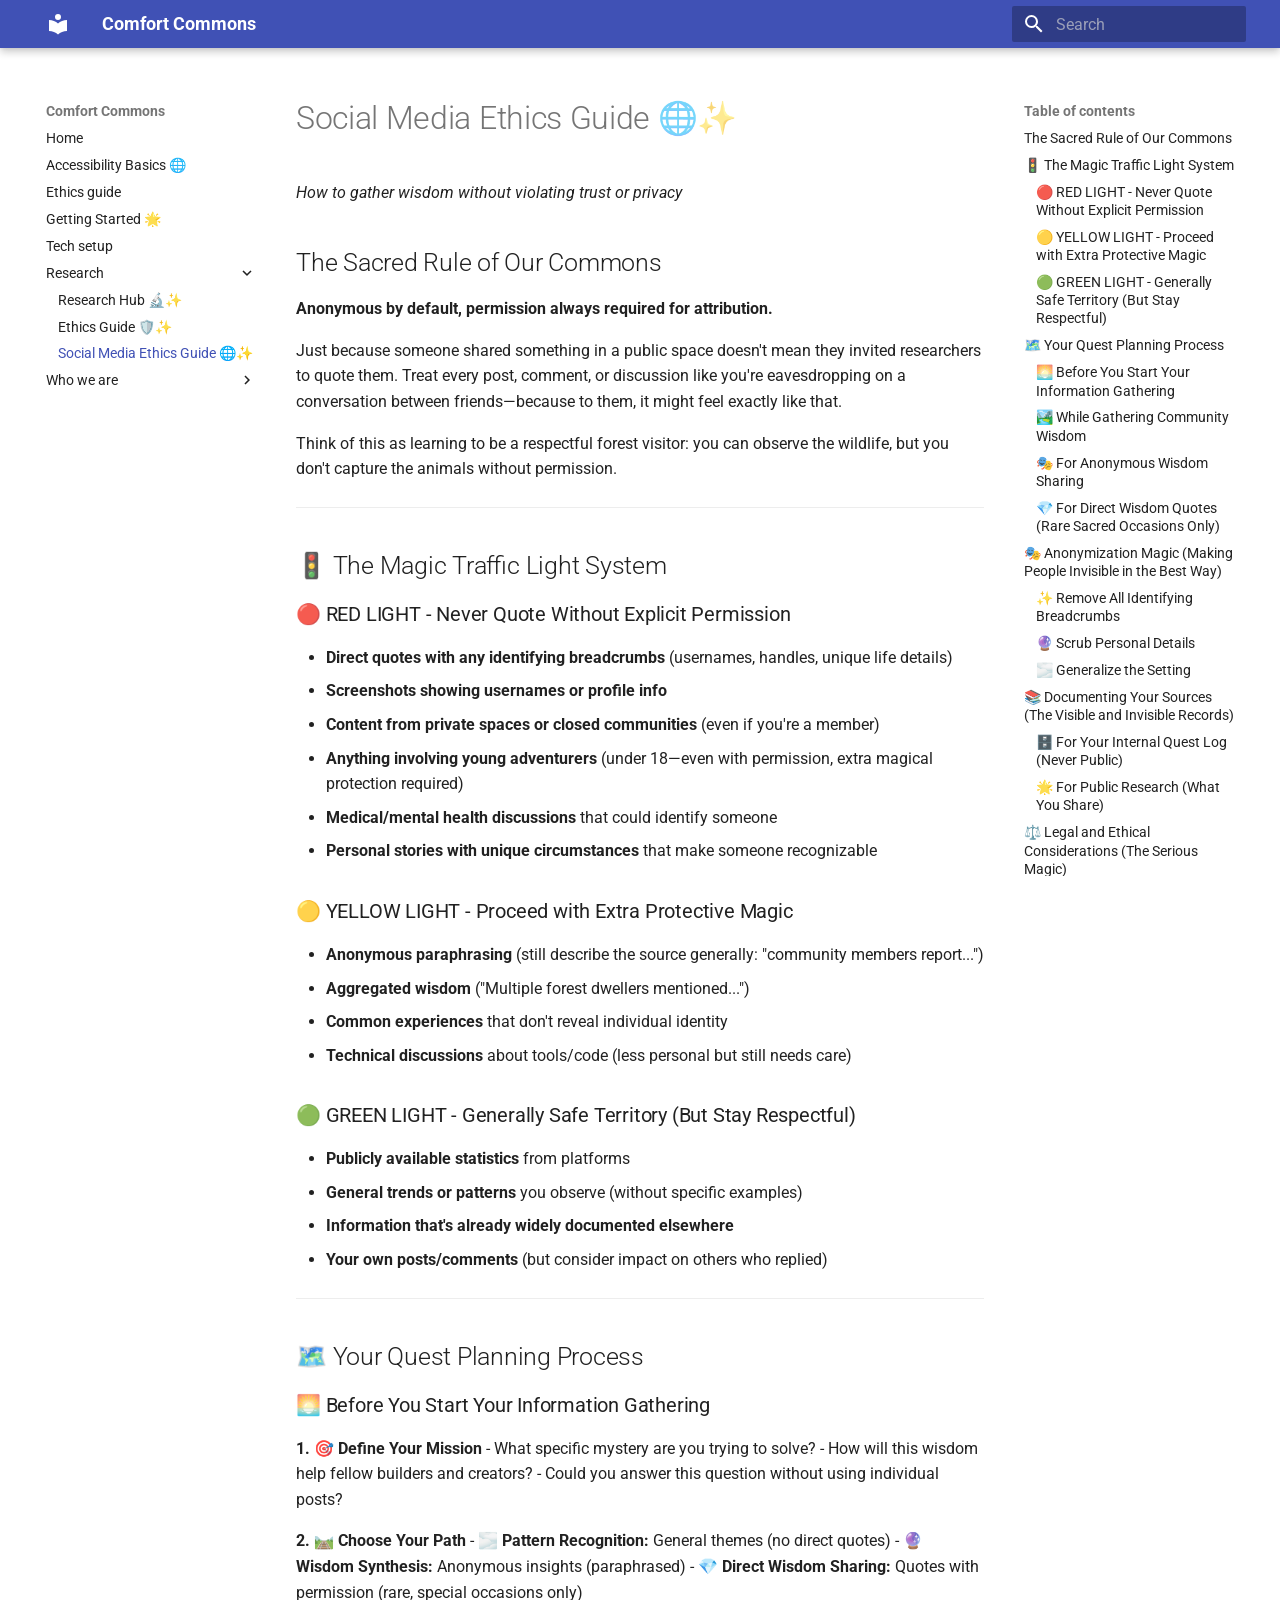
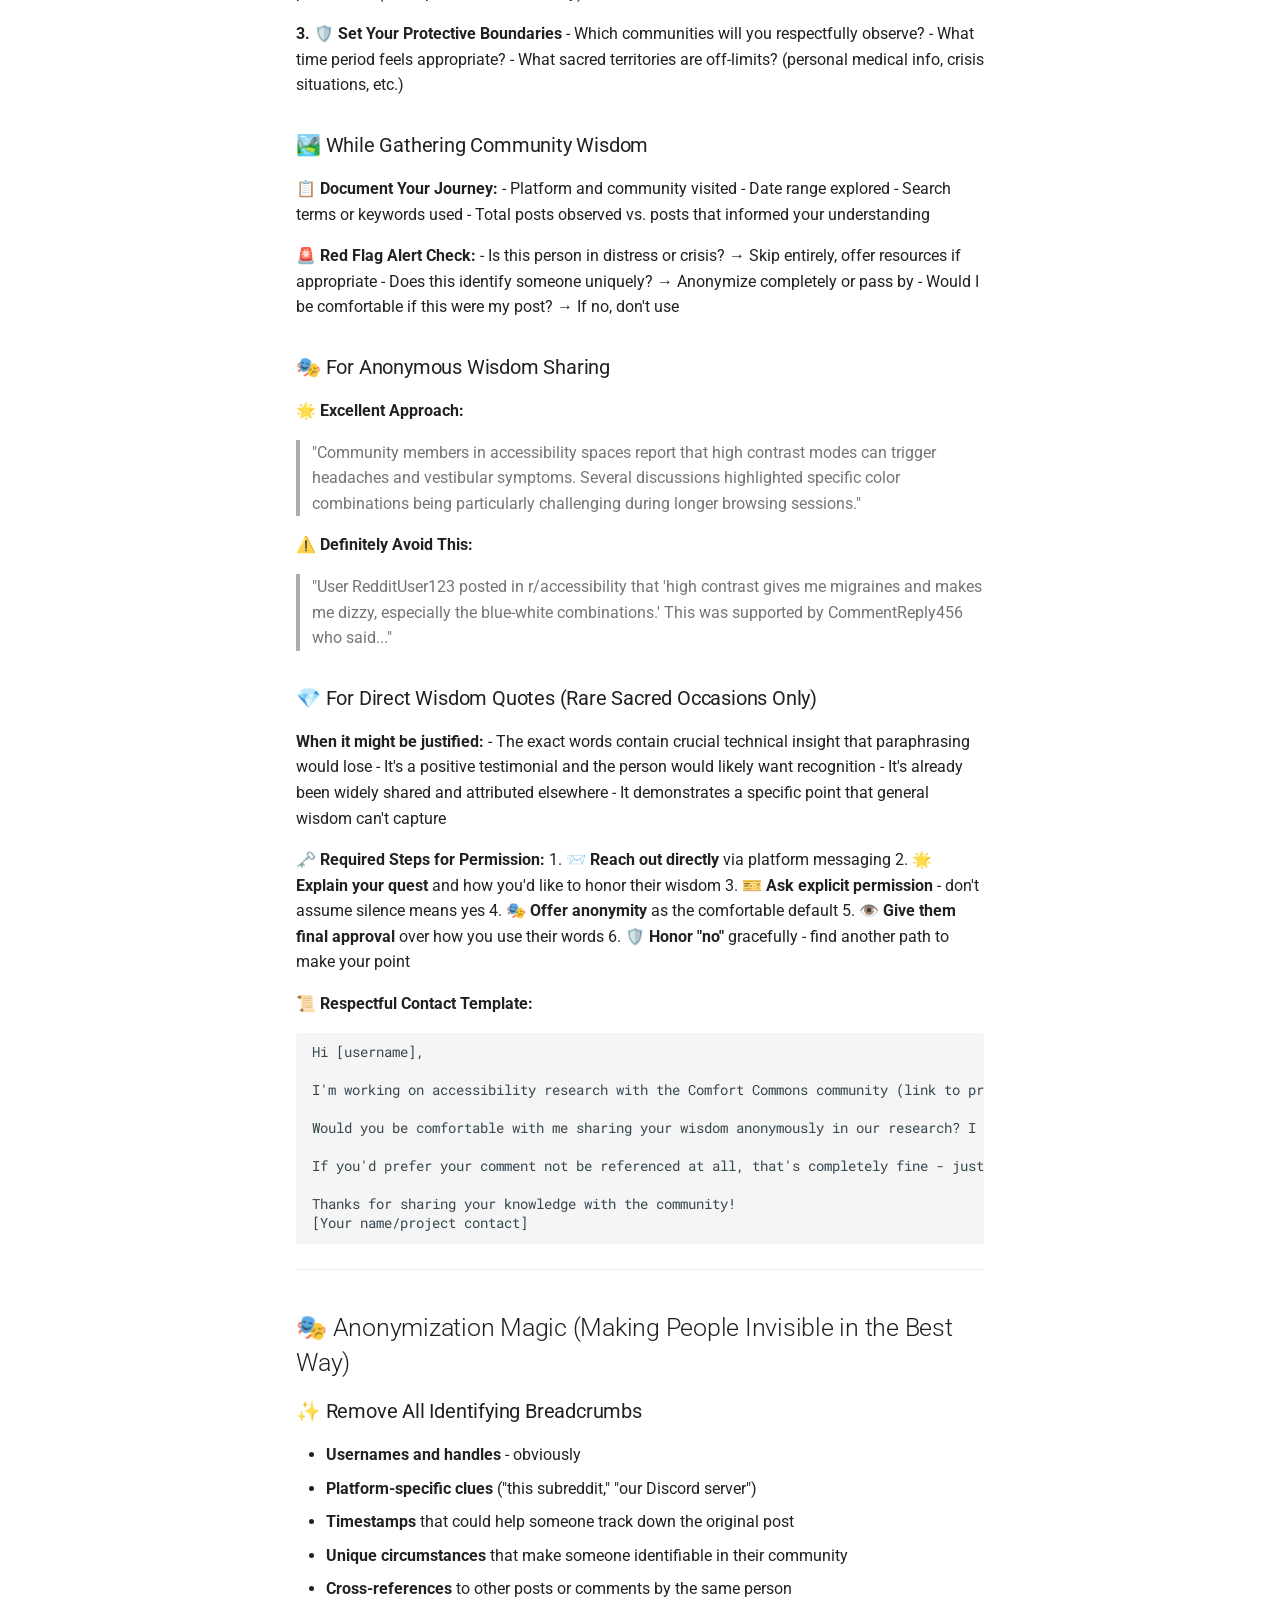
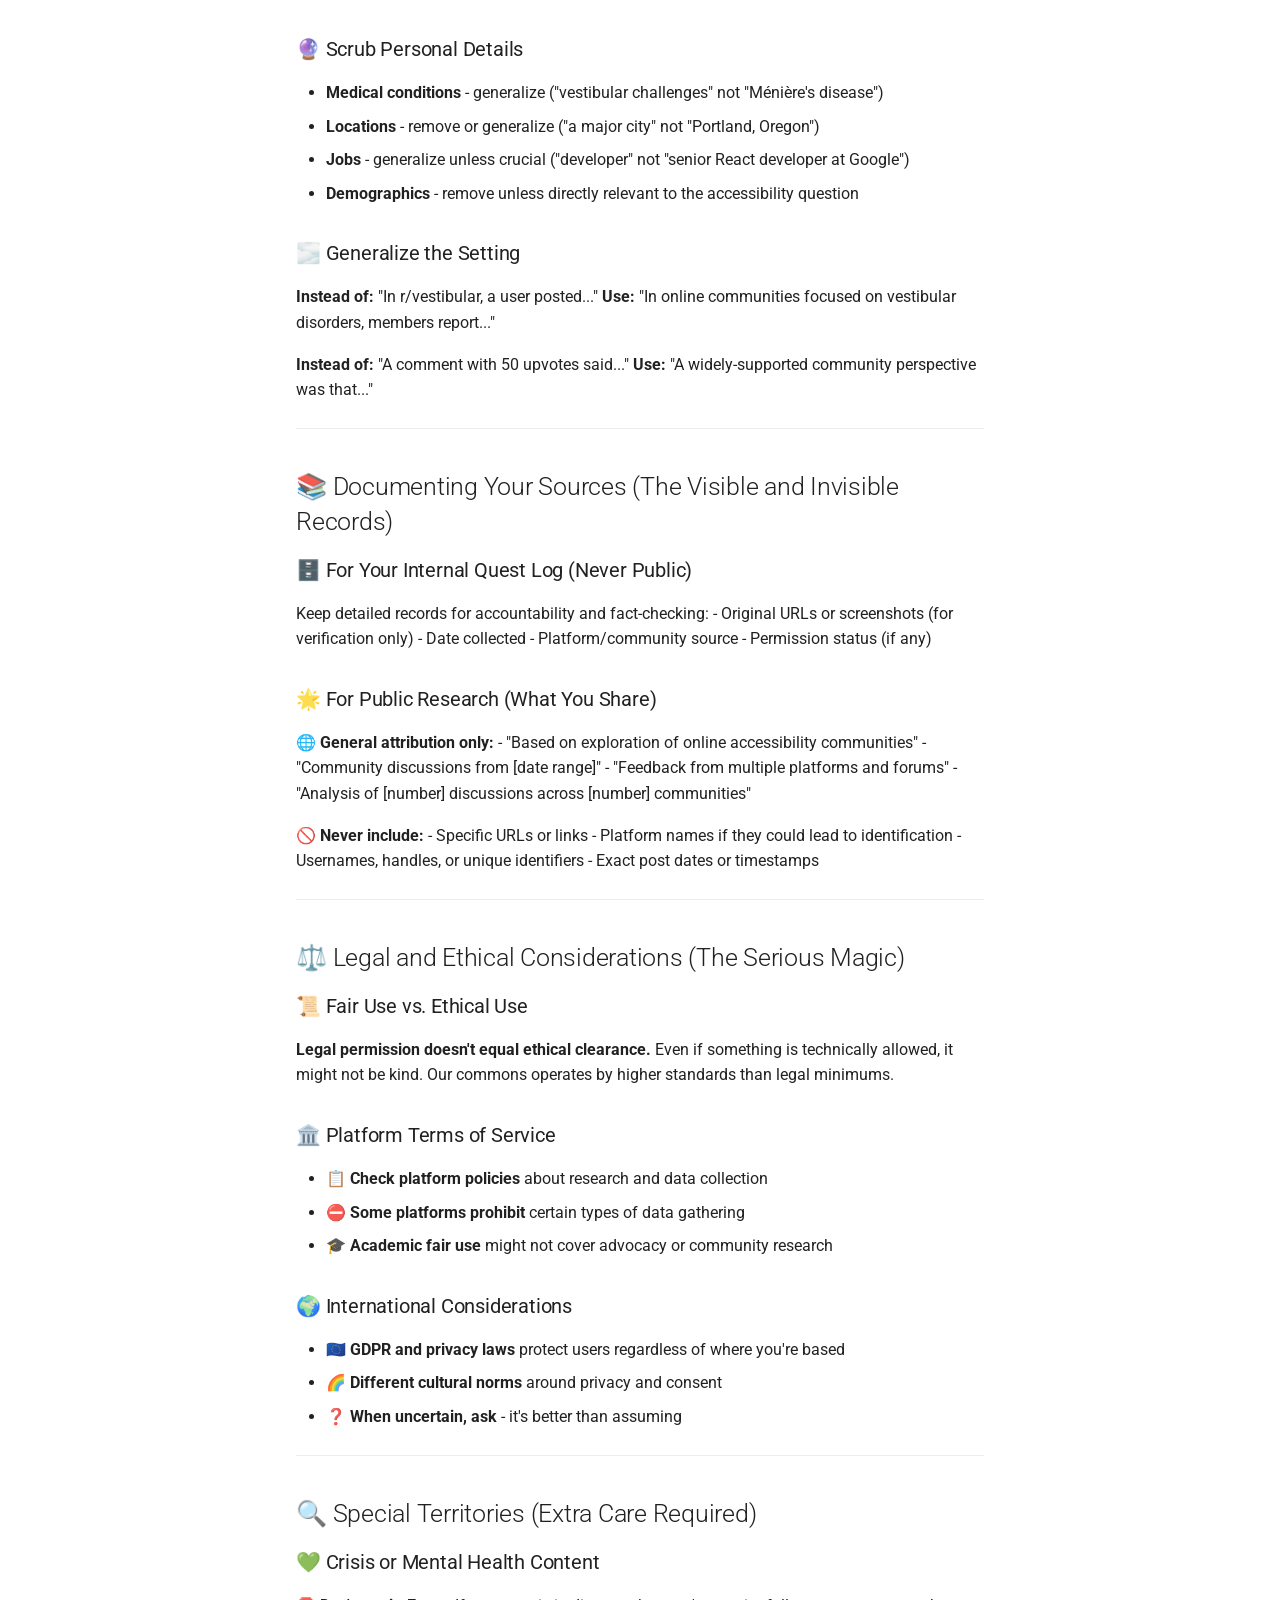
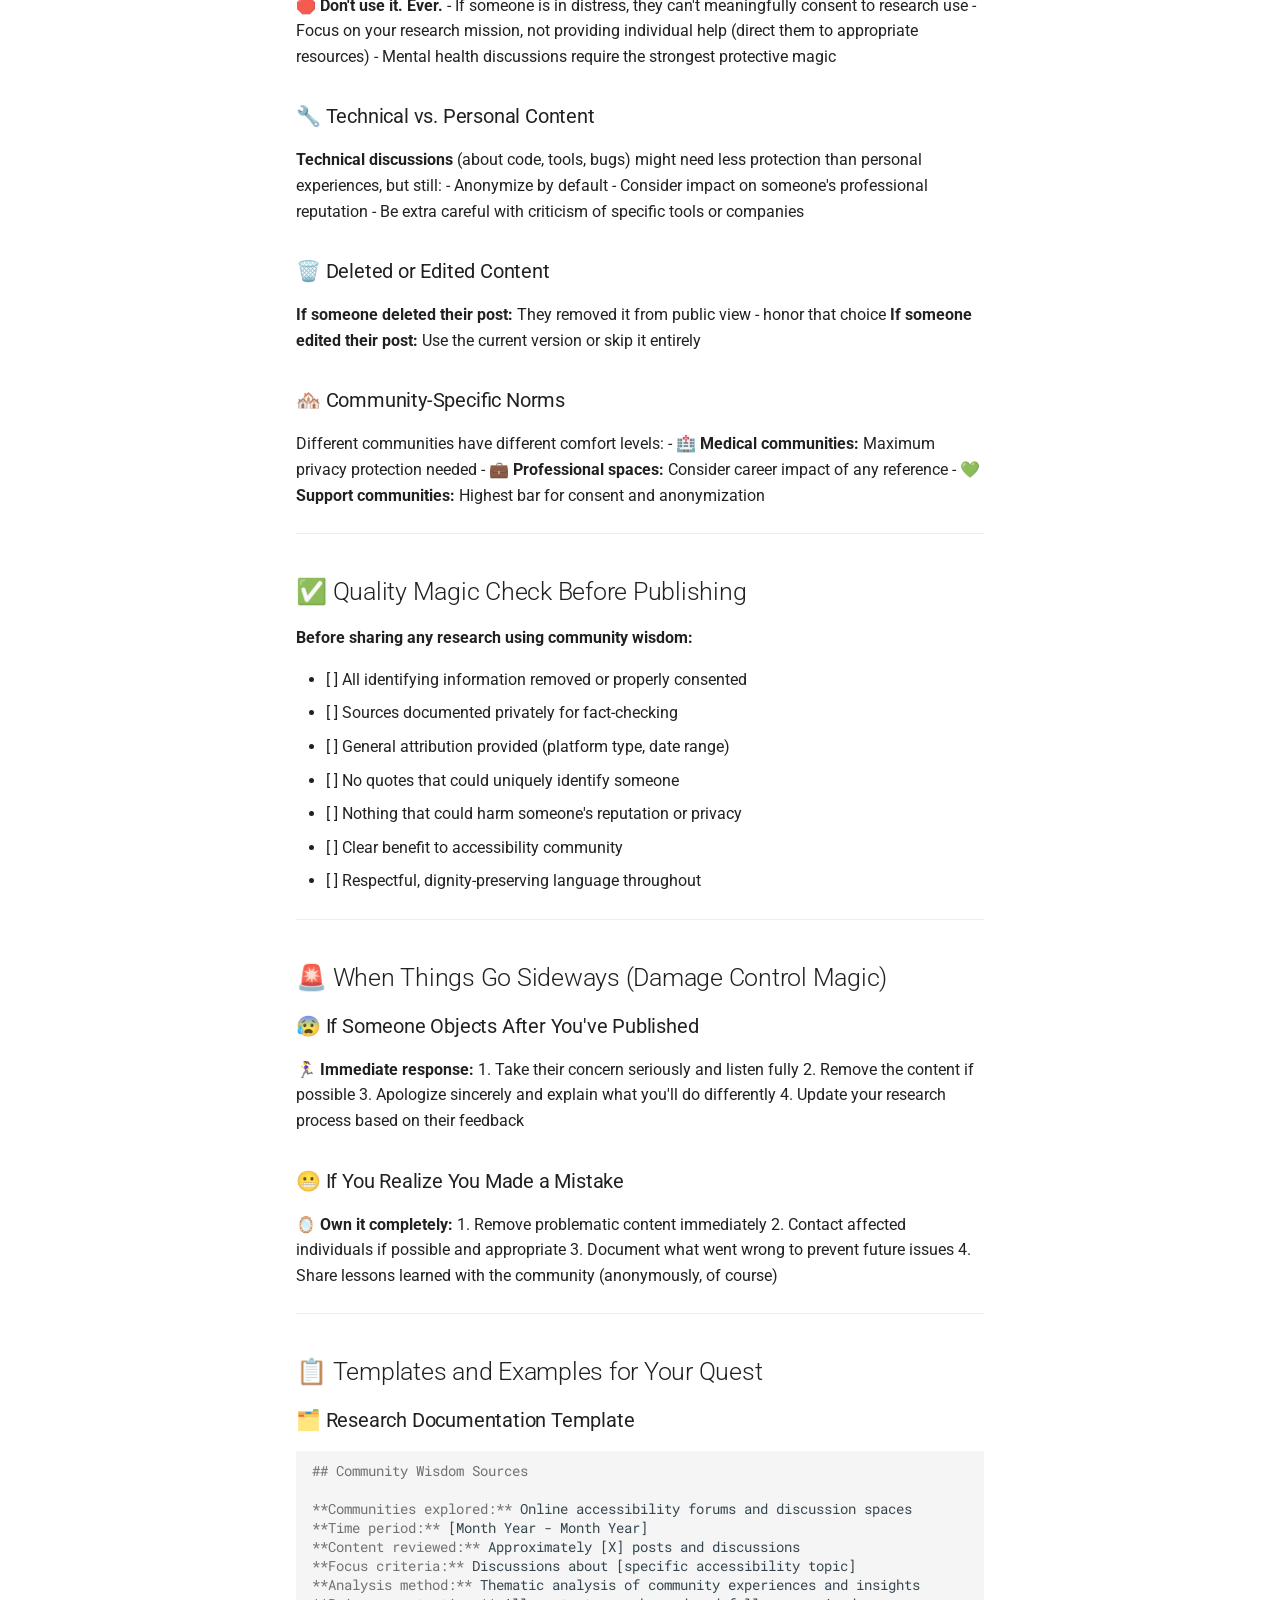
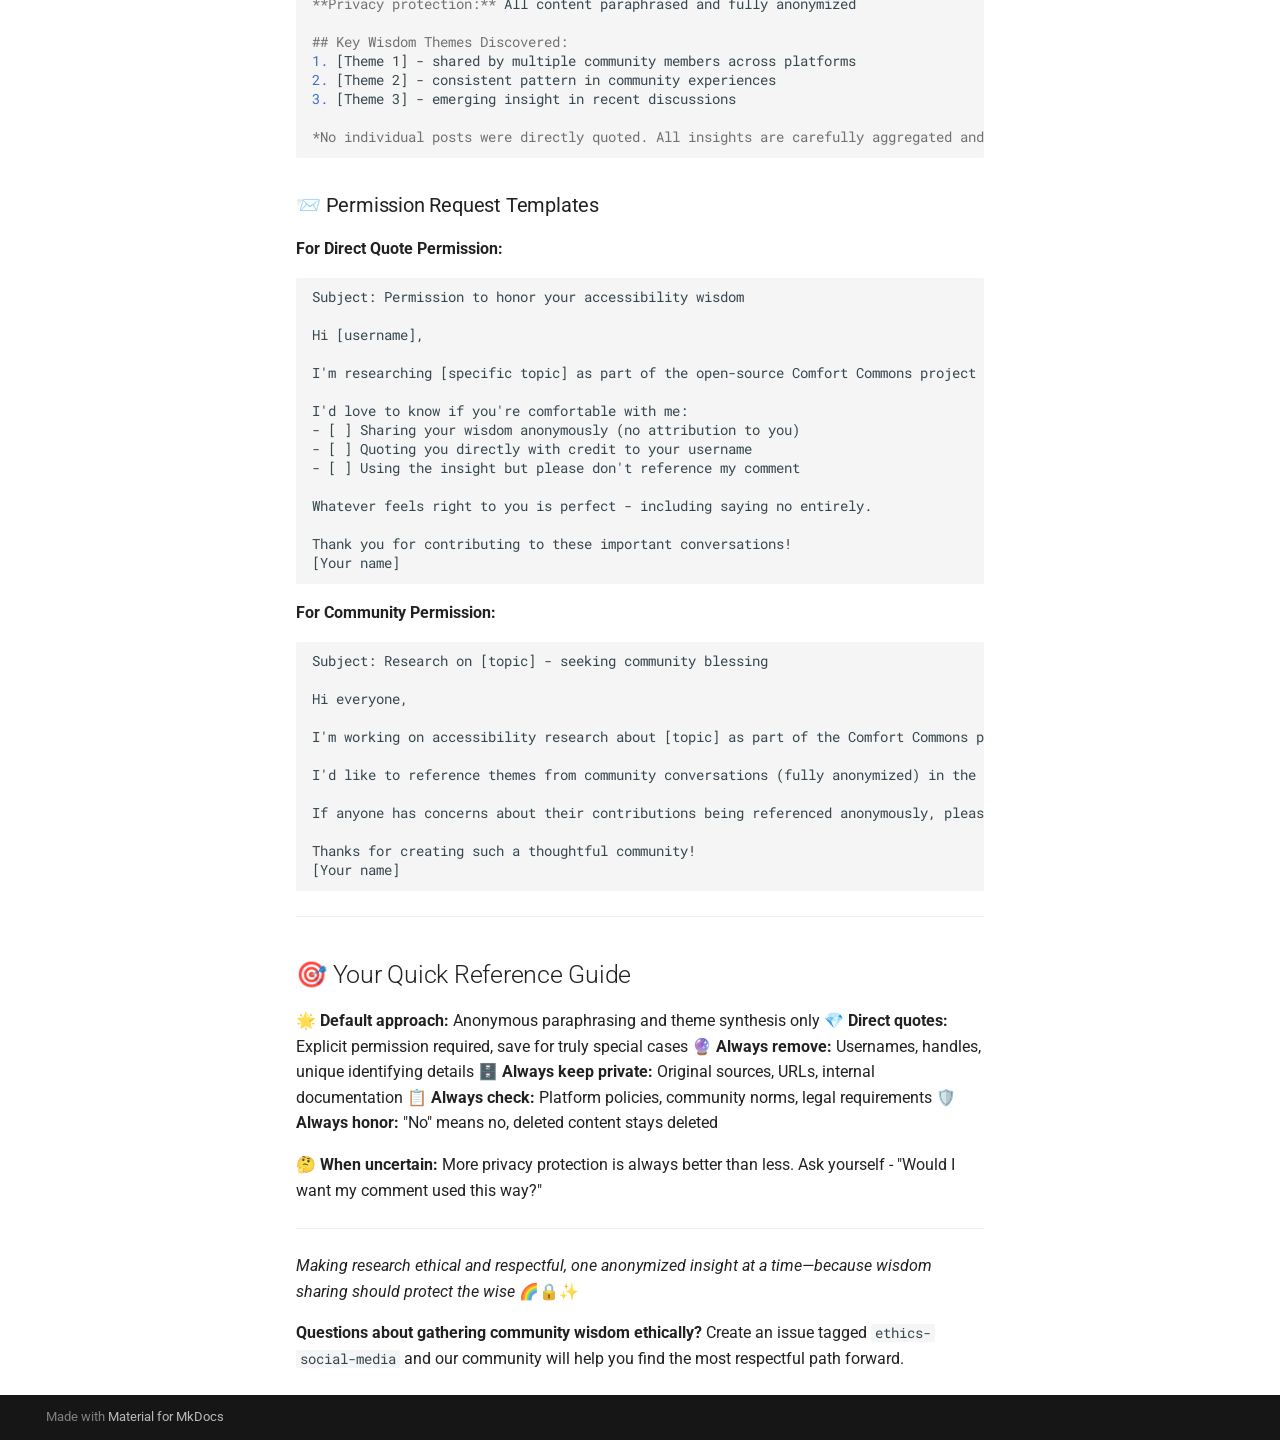
<file: Research/social-media-ethics/index.html>
<!doctype html>
<html lang="en" class="no-js">
  <head>
    
      <meta charset="utf-8">
      <meta name="viewport" content="width=device-width,initial-scale=1">
      
        <meta name="description" content="The Comfort Mode Toolkit Contributor Hub">
      
      
      
        <link rel="canonical" href="https://comfort-mode-toolkit.github.io/wiki/Research/social-media-ethics/">
      
      
        <link rel="prev" href="../research-ethics/">
      
      
        <link rel="next" href="../../Who%20we%20are/Our%20Culture/">
      
      
      <link rel="icon" href="../../assets/images/favicon.png">
      <meta name="generator" content="mkdocs-1.6.1, mkdocs-material-9.6.16">
    
    
      
        <title>Social Media Ethics Guide 🌐✨ - Comfort Commons</title>
      
    
    
      <link rel="stylesheet" href="../../assets/stylesheets/main.7e37652d.min.css">
      
      


    
    
      
    
    
      
        
        
        <link rel="preconnect" href="https://fonts.gstatic.com" crossorigin>
        <link rel="stylesheet" href="https://fonts.googleapis.com/css?family=Roboto:300,300i,400,400i,700,700i%7CRoboto+Mono:400,400i,700,700i&display=fallback">
        <style>:root{--md-text-font:"Roboto";--md-code-font:"Roboto Mono"}</style>
      
    
    
    <script>__md_scope=new URL("../..",location),__md_hash=e=>[...e].reduce(((e,_)=>(e<<5)-e+_.charCodeAt(0)),0),__md_get=(e,_=localStorage,t=__md_scope)=>JSON.parse(_.getItem(t.pathname+"."+e)),__md_set=(e,_,t=localStorage,a=__md_scope)=>{try{t.setItem(a.pathname+"."+e,JSON.stringify(_))}catch(e){}}</script>
    
      

    
    
    
  </head>
  
  
    <body dir="ltr">
  
    
    <input class="md-toggle" data-md-toggle="drawer" type="checkbox" id="__drawer" autocomplete="off">
    <input class="md-toggle" data-md-toggle="search" type="checkbox" id="__search" autocomplete="off">
    <label class="md-overlay" for="__drawer"></label>
    <div data-md-component="skip">
      
        
        <a href="#social-media-ethics-guide" class="md-skip">
          Skip to content
        </a>
      
    </div>
    <div data-md-component="announce">
      
    </div>
    
    
      

  

<header class="md-header md-header--shadow" data-md-component="header">
  <nav class="md-header__inner md-grid" aria-label="Header">
    <a href="../.." title="Comfort Commons" class="md-header__button md-logo" aria-label="Comfort Commons" data-md-component="logo">
      
  
  <svg xmlns="http://www.w3.org/2000/svg" viewBox="0 0 24 24"><path d="M12 8a3 3 0 0 0 3-3 3 3 0 0 0-3-3 3 3 0 0 0-3 3 3 3 0 0 0 3 3m0 3.54C9.64 9.35 6.5 8 3 8v11c3.5 0 6.64 1.35 9 3.54 2.36-2.19 5.5-3.54 9-3.54V8c-3.5 0-6.64 1.35-9 3.54"/></svg>

    </a>
    <label class="md-header__button md-icon" for="__drawer">
      
      <svg xmlns="http://www.w3.org/2000/svg" viewBox="0 0 24 24"><path d="M3 6h18v2H3zm0 5h18v2H3zm0 5h18v2H3z"/></svg>
    </label>
    <div class="md-header__title" data-md-component="header-title">
      <div class="md-header__ellipsis">
        <div class="md-header__topic">
          <span class="md-ellipsis">
            Comfort Commons
          </span>
        </div>
        <div class="md-header__topic" data-md-component="header-topic">
          <span class="md-ellipsis">
            
              Social Media Ethics Guide 🌐✨
            
          </span>
        </div>
      </div>
    </div>
    
    
      <script>var palette=__md_get("__palette");if(palette&&palette.color){if("(prefers-color-scheme)"===palette.color.media){var media=matchMedia("(prefers-color-scheme: light)"),input=document.querySelector(media.matches?"[data-md-color-media='(prefers-color-scheme: light)']":"[data-md-color-media='(prefers-color-scheme: dark)']");palette.color.media=input.getAttribute("data-md-color-media"),palette.color.scheme=input.getAttribute("data-md-color-scheme"),palette.color.primary=input.getAttribute("data-md-color-primary"),palette.color.accent=input.getAttribute("data-md-color-accent")}for(var[key,value]of Object.entries(palette.color))document.body.setAttribute("data-md-color-"+key,value)}</script>
    
    
    
      
      
        <label class="md-header__button md-icon" for="__search">
          
          <svg xmlns="http://www.w3.org/2000/svg" viewBox="0 0 24 24"><path d="M9.5 3A6.5 6.5 0 0 1 16 9.5c0 1.61-.59 3.09-1.56 4.23l.27.27h.79l5 5-1.5 1.5-5-5v-.79l-.27-.27A6.52 6.52 0 0 1 9.5 16 6.5 6.5 0 0 1 3 9.5 6.5 6.5 0 0 1 9.5 3m0 2C7 5 5 7 5 9.5S7 14 9.5 14 14 12 14 9.5 12 5 9.5 5"/></svg>
        </label>
        <div class="md-search" data-md-component="search" role="dialog">
  <label class="md-search__overlay" for="__search"></label>
  <div class="md-search__inner" role="search">
    <form class="md-search__form" name="search">
      <input type="text" class="md-search__input" name="query" aria-label="Search" placeholder="Search" autocapitalize="off" autocorrect="off" autocomplete="off" spellcheck="false" data-md-component="search-query" required>
      <label class="md-search__icon md-icon" for="__search">
        
        <svg xmlns="http://www.w3.org/2000/svg" viewBox="0 0 24 24"><path d="M9.5 3A6.5 6.5 0 0 1 16 9.5c0 1.61-.59 3.09-1.56 4.23l.27.27h.79l5 5-1.5 1.5-5-5v-.79l-.27-.27A6.52 6.52 0 0 1 9.5 16 6.5 6.5 0 0 1 3 9.5 6.5 6.5 0 0 1 9.5 3m0 2C7 5 5 7 5 9.5S7 14 9.5 14 14 12 14 9.5 12 5 9.5 5"/></svg>
        
        <svg xmlns="http://www.w3.org/2000/svg" viewBox="0 0 24 24"><path d="M20 11v2H8l5.5 5.5-1.42 1.42L4.16 12l7.92-7.92L13.5 5.5 8 11z"/></svg>
      </label>
      <nav class="md-search__options" aria-label="Search">
        
        <button type="reset" class="md-search__icon md-icon" title="Clear" aria-label="Clear" tabindex="-1">
          
          <svg xmlns="http://www.w3.org/2000/svg" viewBox="0 0 24 24"><path d="M19 6.41 17.59 5 12 10.59 6.41 5 5 6.41 10.59 12 5 17.59 6.41 19 12 13.41 17.59 19 19 17.59 13.41 12z"/></svg>
        </button>
      </nav>
      
    </form>
    <div class="md-search__output">
      <div class="md-search__scrollwrap" tabindex="0" data-md-scrollfix>
        <div class="md-search-result" data-md-component="search-result">
          <div class="md-search-result__meta">
            Initializing search
          </div>
          <ol class="md-search-result__list" role="presentation"></ol>
        </div>
      </div>
    </div>
  </div>
</div>
      
    
    
  </nav>
  
</header>
    
    <div class="md-container" data-md-component="container">
      
      
        
          
        
      
      <main class="md-main" data-md-component="main">
        <div class="md-main__inner md-grid">
          
            
              
              <div class="md-sidebar md-sidebar--primary" data-md-component="sidebar" data-md-type="navigation" >
                <div class="md-sidebar__scrollwrap">
                  <div class="md-sidebar__inner">
                    



<nav class="md-nav md-nav--primary" aria-label="Navigation" data-md-level="0">
  <label class="md-nav__title" for="__drawer">
    <a href="../.." title="Comfort Commons" class="md-nav__button md-logo" aria-label="Comfort Commons" data-md-component="logo">
      
  
  <svg xmlns="http://www.w3.org/2000/svg" viewBox="0 0 24 24"><path d="M12 8a3 3 0 0 0 3-3 3 3 0 0 0-3-3 3 3 0 0 0-3 3 3 3 0 0 0 3 3m0 3.54C9.64 9.35 6.5 8 3 8v11c3.5 0 6.64 1.35 9 3.54 2.36-2.19 5.5-3.54 9-3.54V8c-3.5 0-6.64 1.35-9 3.54"/></svg>

    </a>
    Comfort Commons
  </label>
  
  <ul class="md-nav__list" data-md-scrollfix>
    
      
      
  
  
  
  
    <li class="md-nav__item">
      <a href="../.." class="md-nav__link">
        
  
  
  <span class="md-ellipsis">
    Home
    
  </span>
  

      </a>
    </li>
  

    
      
      
  
  
  
  
    <li class="md-nav__item">
      <a href="../../accessibility-basics/" class="md-nav__link">
        
  
  
  <span class="md-ellipsis">
    Accessibility Basics 🌐
    
  </span>
  

      </a>
    </li>
  

    
      
      
  
  
  
  
    <li class="md-nav__item">
      <a href="../../ethics-guide/" class="md-nav__link">
        
  
  
  <span class="md-ellipsis">
    Ethics guide
    
  </span>
  

      </a>
    </li>
  

    
      
      
  
  
  
  
    <li class="md-nav__item">
      <a href="../../getting-started/" class="md-nav__link">
        
  
  
  <span class="md-ellipsis">
    Getting Started 🌟
    
  </span>
  

      </a>
    </li>
  

    
      
      
  
  
  
  
    <li class="md-nav__item">
      <a href="../../tech-setup/" class="md-nav__link">
        
  
  
  <span class="md-ellipsis">
    Tech setup
    
  </span>
  

      </a>
    </li>
  

    
      
      
  
  
    
  
  
  
    
    
    
    
    
    <li class="md-nav__item md-nav__item--active md-nav__item--nested">
      
        
        
        <input class="md-nav__toggle md-toggle " type="checkbox" id="__nav_6" checked>
        
          
          <label class="md-nav__link" for="__nav_6" id="__nav_6_label" tabindex="0">
            
  
  
  <span class="md-ellipsis">
    Research
    
  </span>
  

            <span class="md-nav__icon md-icon"></span>
          </label>
        
        <nav class="md-nav" data-md-level="1" aria-labelledby="__nav_6_label" aria-expanded="true">
          <label class="md-nav__title" for="__nav_6">
            <span class="md-nav__icon md-icon"></span>
            Research
          </label>
          <ul class="md-nav__list" data-md-scrollfix>
            
              
                
  
  
  
  
    <li class="md-nav__item">
      <a href="../intro/" class="md-nav__link">
        
  
  
  <span class="md-ellipsis">
    Research Hub 🔬✨
    
  </span>
  

      </a>
    </li>
  

              
            
              
                
  
  
  
  
    <li class="md-nav__item">
      <a href="../research-ethics/" class="md-nav__link">
        
  
  
  <span class="md-ellipsis">
    Ethics Guide 🛡️✨
    
  </span>
  

      </a>
    </li>
  

              
            
              
                
  
  
    
  
  
  
    <li class="md-nav__item md-nav__item--active">
      
      <input class="md-nav__toggle md-toggle" type="checkbox" id="__toc">
      
      
        
      
      
        <label class="md-nav__link md-nav__link--active" for="__toc">
          
  
  
  <span class="md-ellipsis">
    Social Media Ethics Guide 🌐✨
    
  </span>
  

          <span class="md-nav__icon md-icon"></span>
        </label>
      
      <a href="./" class="md-nav__link md-nav__link--active">
        
  
  
  <span class="md-ellipsis">
    Social Media Ethics Guide 🌐✨
    
  </span>
  

      </a>
      
        

<nav class="md-nav md-nav--secondary" aria-label="Table of contents">
  
  
  
    
  
  
    <label class="md-nav__title" for="__toc">
      <span class="md-nav__icon md-icon"></span>
      Table of contents
    </label>
    <ul class="md-nav__list" data-md-component="toc" data-md-scrollfix>
      
        <li class="md-nav__item">
  <a href="#the-sacred-rule-of-our-commons" class="md-nav__link">
    <span class="md-ellipsis">
      The Sacred Rule of Our Commons
    </span>
  </a>
  
</li>
      
        <li class="md-nav__item">
  <a href="#the-magic-traffic-light-system" class="md-nav__link">
    <span class="md-ellipsis">
      🚦 The Magic Traffic Light System
    </span>
  </a>
  
    <nav class="md-nav" aria-label="🚦 The Magic Traffic Light System">
      <ul class="md-nav__list">
        
          <li class="md-nav__item">
  <a href="#red-light-never-quote-without-explicit-permission" class="md-nav__link">
    <span class="md-ellipsis">
      🔴 RED LIGHT - Never Quote Without Explicit Permission
    </span>
  </a>
  
</li>
        
          <li class="md-nav__item">
  <a href="#yellow-light-proceed-with-extra-protective-magic" class="md-nav__link">
    <span class="md-ellipsis">
      🟡 YELLOW LIGHT - Proceed with Extra Protective Magic
    </span>
  </a>
  
</li>
        
          <li class="md-nav__item">
  <a href="#green-light-generally-safe-territory-but-stay-respectful" class="md-nav__link">
    <span class="md-ellipsis">
      🟢 GREEN LIGHT - Generally Safe Territory (But Stay Respectful)
    </span>
  </a>
  
</li>
        
      </ul>
    </nav>
  
</li>
      
        <li class="md-nav__item">
  <a href="#your-quest-planning-process" class="md-nav__link">
    <span class="md-ellipsis">
      🗺️ Your Quest Planning Process
    </span>
  </a>
  
    <nav class="md-nav" aria-label="🗺️ Your Quest Planning Process">
      <ul class="md-nav__list">
        
          <li class="md-nav__item">
  <a href="#before-you-start-your-information-gathering" class="md-nav__link">
    <span class="md-ellipsis">
      🌅 Before You Start Your Information Gathering
    </span>
  </a>
  
</li>
        
          <li class="md-nav__item">
  <a href="#while-gathering-community-wisdom" class="md-nav__link">
    <span class="md-ellipsis">
      🏞️ While Gathering Community Wisdom
    </span>
  </a>
  
</li>
        
          <li class="md-nav__item">
  <a href="#for-anonymous-wisdom-sharing" class="md-nav__link">
    <span class="md-ellipsis">
      🎭 For Anonymous Wisdom Sharing
    </span>
  </a>
  
</li>
        
          <li class="md-nav__item">
  <a href="#for-direct-wisdom-quotes-rare-sacred-occasions-only" class="md-nav__link">
    <span class="md-ellipsis">
      💎 For Direct Wisdom Quotes (Rare Sacred Occasions Only)
    </span>
  </a>
  
</li>
        
      </ul>
    </nav>
  
</li>
      
        <li class="md-nav__item">
  <a href="#anonymization-magic-making-people-invisible-in-the-best-way" class="md-nav__link">
    <span class="md-ellipsis">
      🎭 Anonymization Magic (Making People Invisible in the Best Way)
    </span>
  </a>
  
    <nav class="md-nav" aria-label="🎭 Anonymization Magic (Making People Invisible in the Best Way)">
      <ul class="md-nav__list">
        
          <li class="md-nav__item">
  <a href="#remove-all-identifying-breadcrumbs" class="md-nav__link">
    <span class="md-ellipsis">
      ✨ Remove All Identifying Breadcrumbs
    </span>
  </a>
  
</li>
        
          <li class="md-nav__item">
  <a href="#scrub-personal-details" class="md-nav__link">
    <span class="md-ellipsis">
      🔮 Scrub Personal Details
    </span>
  </a>
  
</li>
        
          <li class="md-nav__item">
  <a href="#generalize-the-setting" class="md-nav__link">
    <span class="md-ellipsis">
      🌫️ Generalize the Setting
    </span>
  </a>
  
</li>
        
      </ul>
    </nav>
  
</li>
      
        <li class="md-nav__item">
  <a href="#documenting-your-sources-the-visible-and-invisible-records" class="md-nav__link">
    <span class="md-ellipsis">
      📚 Documenting Your Sources (The Visible and Invisible Records)
    </span>
  </a>
  
    <nav class="md-nav" aria-label="📚 Documenting Your Sources (The Visible and Invisible Records)">
      <ul class="md-nav__list">
        
          <li class="md-nav__item">
  <a href="#for-your-internal-quest-log-never-public" class="md-nav__link">
    <span class="md-ellipsis">
      🗄️ For Your Internal Quest Log (Never Public)
    </span>
  </a>
  
</li>
        
          <li class="md-nav__item">
  <a href="#for-public-research-what-you-share" class="md-nav__link">
    <span class="md-ellipsis">
      🌟 For Public Research (What You Share)
    </span>
  </a>
  
</li>
        
      </ul>
    </nav>
  
</li>
      
        <li class="md-nav__item">
  <a href="#legal-and-ethical-considerations-the-serious-magic" class="md-nav__link">
    <span class="md-ellipsis">
      ⚖️ Legal and Ethical Considerations (The Serious Magic)
    </span>
  </a>
  
    <nav class="md-nav" aria-label="⚖️ Legal and Ethical Considerations (The Serious Magic)">
      <ul class="md-nav__list">
        
          <li class="md-nav__item">
  <a href="#fair-use-vs-ethical-use" class="md-nav__link">
    <span class="md-ellipsis">
      📜 Fair Use vs. Ethical Use
    </span>
  </a>
  
</li>
        
          <li class="md-nav__item">
  <a href="#platform-terms-of-service" class="md-nav__link">
    <span class="md-ellipsis">
      🏛️ Platform Terms of Service
    </span>
  </a>
  
</li>
        
          <li class="md-nav__item">
  <a href="#international-considerations" class="md-nav__link">
    <span class="md-ellipsis">
      🌍 International Considerations
    </span>
  </a>
  
</li>
        
      </ul>
    </nav>
  
</li>
      
        <li class="md-nav__item">
  <a href="#special-territories-extra-care-required" class="md-nav__link">
    <span class="md-ellipsis">
      🔍 Special Territories (Extra Care Required)
    </span>
  </a>
  
    <nav class="md-nav" aria-label="🔍 Special Territories (Extra Care Required)">
      <ul class="md-nav__list">
        
          <li class="md-nav__item">
  <a href="#crisis-or-mental-health-content" class="md-nav__link">
    <span class="md-ellipsis">
      💚 Crisis or Mental Health Content
    </span>
  </a>
  
</li>
        
          <li class="md-nav__item">
  <a href="#technical-vs-personal-content" class="md-nav__link">
    <span class="md-ellipsis">
      🔧 Technical vs. Personal Content
    </span>
  </a>
  
</li>
        
          <li class="md-nav__item">
  <a href="#deleted-or-edited-content" class="md-nav__link">
    <span class="md-ellipsis">
      🗑️ Deleted or Edited Content
    </span>
  </a>
  
</li>
        
          <li class="md-nav__item">
  <a href="#community-specific-norms" class="md-nav__link">
    <span class="md-ellipsis">
      🏘️ Community-Specific Norms
    </span>
  </a>
  
</li>
        
      </ul>
    </nav>
  
</li>
      
        <li class="md-nav__item">
  <a href="#quality-magic-check-before-publishing" class="md-nav__link">
    <span class="md-ellipsis">
      ✅ Quality Magic Check Before Publishing
    </span>
  </a>
  
</li>
      
        <li class="md-nav__item">
  <a href="#when-things-go-sideways-damage-control-magic" class="md-nav__link">
    <span class="md-ellipsis">
      🚨 When Things Go Sideways (Damage Control Magic)
    </span>
  </a>
  
    <nav class="md-nav" aria-label="🚨 When Things Go Sideways (Damage Control Magic)">
      <ul class="md-nav__list">
        
          <li class="md-nav__item">
  <a href="#if-someone-objects-after-youve-published" class="md-nav__link">
    <span class="md-ellipsis">
      😰 If Someone Objects After You've Published
    </span>
  </a>
  
</li>
        
          <li class="md-nav__item">
  <a href="#if-you-realize-you-made-a-mistake" class="md-nav__link">
    <span class="md-ellipsis">
      😬 If You Realize You Made a Mistake
    </span>
  </a>
  
</li>
        
      </ul>
    </nav>
  
</li>
      
        <li class="md-nav__item">
  <a href="#templates-and-examples-for-your-quest" class="md-nav__link">
    <span class="md-ellipsis">
      📋 Templates and Examples for Your Quest
    </span>
  </a>
  
    <nav class="md-nav" aria-label="📋 Templates and Examples for Your Quest">
      <ul class="md-nav__list">
        
          <li class="md-nav__item">
  <a href="#research-documentation-template" class="md-nav__link">
    <span class="md-ellipsis">
      🗂️ Research Documentation Template
    </span>
  </a>
  
</li>
        
          <li class="md-nav__item">
  <a href="#permission-request-templates" class="md-nav__link">
    <span class="md-ellipsis">
      📨 Permission Request Templates
    </span>
  </a>
  
</li>
        
      </ul>
    </nav>
  
</li>
      
        <li class="md-nav__item">
  <a href="#your-quick-reference-guide" class="md-nav__link">
    <span class="md-ellipsis">
      🎯 Your Quick Reference Guide
    </span>
  </a>
  
</li>
      
    </ul>
  
</nav>
      
    </li>
  

              
            
          </ul>
        </nav>
      
    </li>
  

    
      
      
  
  
  
  
    
    
    
    
    
    <li class="md-nav__item md-nav__item--nested">
      
        
        
        <input class="md-nav__toggle md-toggle " type="checkbox" id="__nav_7" >
        
          
          <label class="md-nav__link" for="__nav_7" id="__nav_7_label" tabindex="0">
            
  
  
  <span class="md-ellipsis">
    Who we are
    
  </span>
  

            <span class="md-nav__icon md-icon"></span>
          </label>
        
        <nav class="md-nav" data-md-level="1" aria-labelledby="__nav_7_label" aria-expanded="false">
          <label class="md-nav__title" for="__nav_7">
            <span class="md-nav__icon md-icon"></span>
            Who we are
          </label>
          <ul class="md-nav__list" data-md-scrollfix>
            
              
                
  
  
  
  
    <li class="md-nav__item">
      <a href="../../Who%20we%20are/Our%20Culture/" class="md-nav__link">
        
  
  
  <span class="md-ellipsis">
    Comfort Commons Culture
    
  </span>
  

      </a>
    </li>
  

              
            
              
                
  
  
  
  
    <li class="md-nav__item">
      <a href="../../Who%20we%20are/Our%20Values/" class="md-nav__link">
        
  
  
  <span class="md-ellipsis">
    Our Values
    
  </span>
  

      </a>
    </li>
  

              
            
          </ul>
        </nav>
      
    </li>
  

    
  </ul>
</nav>
                  </div>
                </div>
              </div>
            
            
              
              <div class="md-sidebar md-sidebar--secondary" data-md-component="sidebar" data-md-type="toc" >
                <div class="md-sidebar__scrollwrap">
                  <div class="md-sidebar__inner">
                    

<nav class="md-nav md-nav--secondary" aria-label="Table of contents">
  
  
  
    
  
  
    <label class="md-nav__title" for="__toc">
      <span class="md-nav__icon md-icon"></span>
      Table of contents
    </label>
    <ul class="md-nav__list" data-md-component="toc" data-md-scrollfix>
      
        <li class="md-nav__item">
  <a href="#the-sacred-rule-of-our-commons" class="md-nav__link">
    <span class="md-ellipsis">
      The Sacred Rule of Our Commons
    </span>
  </a>
  
</li>
      
        <li class="md-nav__item">
  <a href="#the-magic-traffic-light-system" class="md-nav__link">
    <span class="md-ellipsis">
      🚦 The Magic Traffic Light System
    </span>
  </a>
  
    <nav class="md-nav" aria-label="🚦 The Magic Traffic Light System">
      <ul class="md-nav__list">
        
          <li class="md-nav__item">
  <a href="#red-light-never-quote-without-explicit-permission" class="md-nav__link">
    <span class="md-ellipsis">
      🔴 RED LIGHT - Never Quote Without Explicit Permission
    </span>
  </a>
  
</li>
        
          <li class="md-nav__item">
  <a href="#yellow-light-proceed-with-extra-protective-magic" class="md-nav__link">
    <span class="md-ellipsis">
      🟡 YELLOW LIGHT - Proceed with Extra Protective Magic
    </span>
  </a>
  
</li>
        
          <li class="md-nav__item">
  <a href="#green-light-generally-safe-territory-but-stay-respectful" class="md-nav__link">
    <span class="md-ellipsis">
      🟢 GREEN LIGHT - Generally Safe Territory (But Stay Respectful)
    </span>
  </a>
  
</li>
        
      </ul>
    </nav>
  
</li>
      
        <li class="md-nav__item">
  <a href="#your-quest-planning-process" class="md-nav__link">
    <span class="md-ellipsis">
      🗺️ Your Quest Planning Process
    </span>
  </a>
  
    <nav class="md-nav" aria-label="🗺️ Your Quest Planning Process">
      <ul class="md-nav__list">
        
          <li class="md-nav__item">
  <a href="#before-you-start-your-information-gathering" class="md-nav__link">
    <span class="md-ellipsis">
      🌅 Before You Start Your Information Gathering
    </span>
  </a>
  
</li>
        
          <li class="md-nav__item">
  <a href="#while-gathering-community-wisdom" class="md-nav__link">
    <span class="md-ellipsis">
      🏞️ While Gathering Community Wisdom
    </span>
  </a>
  
</li>
        
          <li class="md-nav__item">
  <a href="#for-anonymous-wisdom-sharing" class="md-nav__link">
    <span class="md-ellipsis">
      🎭 For Anonymous Wisdom Sharing
    </span>
  </a>
  
</li>
        
          <li class="md-nav__item">
  <a href="#for-direct-wisdom-quotes-rare-sacred-occasions-only" class="md-nav__link">
    <span class="md-ellipsis">
      💎 For Direct Wisdom Quotes (Rare Sacred Occasions Only)
    </span>
  </a>
  
</li>
        
      </ul>
    </nav>
  
</li>
      
        <li class="md-nav__item">
  <a href="#anonymization-magic-making-people-invisible-in-the-best-way" class="md-nav__link">
    <span class="md-ellipsis">
      🎭 Anonymization Magic (Making People Invisible in the Best Way)
    </span>
  </a>
  
    <nav class="md-nav" aria-label="🎭 Anonymization Magic (Making People Invisible in the Best Way)">
      <ul class="md-nav__list">
        
          <li class="md-nav__item">
  <a href="#remove-all-identifying-breadcrumbs" class="md-nav__link">
    <span class="md-ellipsis">
      ✨ Remove All Identifying Breadcrumbs
    </span>
  </a>
  
</li>
        
          <li class="md-nav__item">
  <a href="#scrub-personal-details" class="md-nav__link">
    <span class="md-ellipsis">
      🔮 Scrub Personal Details
    </span>
  </a>
  
</li>
        
          <li class="md-nav__item">
  <a href="#generalize-the-setting" class="md-nav__link">
    <span class="md-ellipsis">
      🌫️ Generalize the Setting
    </span>
  </a>
  
</li>
        
      </ul>
    </nav>
  
</li>
      
        <li class="md-nav__item">
  <a href="#documenting-your-sources-the-visible-and-invisible-records" class="md-nav__link">
    <span class="md-ellipsis">
      📚 Documenting Your Sources (The Visible and Invisible Records)
    </span>
  </a>
  
    <nav class="md-nav" aria-label="📚 Documenting Your Sources (The Visible and Invisible Records)">
      <ul class="md-nav__list">
        
          <li class="md-nav__item">
  <a href="#for-your-internal-quest-log-never-public" class="md-nav__link">
    <span class="md-ellipsis">
      🗄️ For Your Internal Quest Log (Never Public)
    </span>
  </a>
  
</li>
        
          <li class="md-nav__item">
  <a href="#for-public-research-what-you-share" class="md-nav__link">
    <span class="md-ellipsis">
      🌟 For Public Research (What You Share)
    </span>
  </a>
  
</li>
        
      </ul>
    </nav>
  
</li>
      
        <li class="md-nav__item">
  <a href="#legal-and-ethical-considerations-the-serious-magic" class="md-nav__link">
    <span class="md-ellipsis">
      ⚖️ Legal and Ethical Considerations (The Serious Magic)
    </span>
  </a>
  
    <nav class="md-nav" aria-label="⚖️ Legal and Ethical Considerations (The Serious Magic)">
      <ul class="md-nav__list">
        
          <li class="md-nav__item">
  <a href="#fair-use-vs-ethical-use" class="md-nav__link">
    <span class="md-ellipsis">
      📜 Fair Use vs. Ethical Use
    </span>
  </a>
  
</li>
        
          <li class="md-nav__item">
  <a href="#platform-terms-of-service" class="md-nav__link">
    <span class="md-ellipsis">
      🏛️ Platform Terms of Service
    </span>
  </a>
  
</li>
        
          <li class="md-nav__item">
  <a href="#international-considerations" class="md-nav__link">
    <span class="md-ellipsis">
      🌍 International Considerations
    </span>
  </a>
  
</li>
        
      </ul>
    </nav>
  
</li>
      
        <li class="md-nav__item">
  <a href="#special-territories-extra-care-required" class="md-nav__link">
    <span class="md-ellipsis">
      🔍 Special Territories (Extra Care Required)
    </span>
  </a>
  
    <nav class="md-nav" aria-label="🔍 Special Territories (Extra Care Required)">
      <ul class="md-nav__list">
        
          <li class="md-nav__item">
  <a href="#crisis-or-mental-health-content" class="md-nav__link">
    <span class="md-ellipsis">
      💚 Crisis or Mental Health Content
    </span>
  </a>
  
</li>
        
          <li class="md-nav__item">
  <a href="#technical-vs-personal-content" class="md-nav__link">
    <span class="md-ellipsis">
      🔧 Technical vs. Personal Content
    </span>
  </a>
  
</li>
        
          <li class="md-nav__item">
  <a href="#deleted-or-edited-content" class="md-nav__link">
    <span class="md-ellipsis">
      🗑️ Deleted or Edited Content
    </span>
  </a>
  
</li>
        
          <li class="md-nav__item">
  <a href="#community-specific-norms" class="md-nav__link">
    <span class="md-ellipsis">
      🏘️ Community-Specific Norms
    </span>
  </a>
  
</li>
        
      </ul>
    </nav>
  
</li>
      
        <li class="md-nav__item">
  <a href="#quality-magic-check-before-publishing" class="md-nav__link">
    <span class="md-ellipsis">
      ✅ Quality Magic Check Before Publishing
    </span>
  </a>
  
</li>
      
        <li class="md-nav__item">
  <a href="#when-things-go-sideways-damage-control-magic" class="md-nav__link">
    <span class="md-ellipsis">
      🚨 When Things Go Sideways (Damage Control Magic)
    </span>
  </a>
  
    <nav class="md-nav" aria-label="🚨 When Things Go Sideways (Damage Control Magic)">
      <ul class="md-nav__list">
        
          <li class="md-nav__item">
  <a href="#if-someone-objects-after-youve-published" class="md-nav__link">
    <span class="md-ellipsis">
      😰 If Someone Objects After You've Published
    </span>
  </a>
  
</li>
        
          <li class="md-nav__item">
  <a href="#if-you-realize-you-made-a-mistake" class="md-nav__link">
    <span class="md-ellipsis">
      😬 If You Realize You Made a Mistake
    </span>
  </a>
  
</li>
        
      </ul>
    </nav>
  
</li>
      
        <li class="md-nav__item">
  <a href="#templates-and-examples-for-your-quest" class="md-nav__link">
    <span class="md-ellipsis">
      📋 Templates and Examples for Your Quest
    </span>
  </a>
  
    <nav class="md-nav" aria-label="📋 Templates and Examples for Your Quest">
      <ul class="md-nav__list">
        
          <li class="md-nav__item">
  <a href="#research-documentation-template" class="md-nav__link">
    <span class="md-ellipsis">
      🗂️ Research Documentation Template
    </span>
  </a>
  
</li>
        
          <li class="md-nav__item">
  <a href="#permission-request-templates" class="md-nav__link">
    <span class="md-ellipsis">
      📨 Permission Request Templates
    </span>
  </a>
  
</li>
        
      </ul>
    </nav>
  
</li>
      
        <li class="md-nav__item">
  <a href="#your-quick-reference-guide" class="md-nav__link">
    <span class="md-ellipsis">
      🎯 Your Quick Reference Guide
    </span>
  </a>
  
</li>
      
    </ul>
  
</nav>
                  </div>
                </div>
              </div>
            
          
          
            <div class="md-content" data-md-component="content">
              <article class="md-content__inner md-typeset">
                
                  



<h1 id="social-media-ethics-guide">Social Media Ethics Guide 🌐✨</h1>
<p><em>How to gather wisdom without violating trust or privacy</em></p>
<h2 id="the-sacred-rule-of-our-commons">The Sacred Rule of Our Commons</h2>
<p><strong>Anonymous by default, permission always required for attribution.</strong></p>
<p>Just because someone shared something in a public space doesn't mean they invited researchers to quote them. Treat every post, comment, or discussion like you're eavesdropping on a conversation between friends—because to them, it might feel exactly like that.</p>
<p>Think of this as learning to be a respectful forest visitor: you can observe the wildlife, but you don't capture the animals without permission.</p>
<hr />
<h2 id="the-magic-traffic-light-system">🚦 The Magic Traffic Light System</h2>
<h3 id="red-light-never-quote-without-explicit-permission">🔴 RED LIGHT - Never Quote Without Explicit Permission</h3>
<ul>
<li><strong>Direct quotes with any identifying breadcrumbs</strong> (usernames, handles, unique life details)</li>
<li><strong>Screenshots showing usernames or profile info</strong></li>
<li><strong>Content from private spaces or closed communities</strong> (even if you're a member)</li>
<li><strong>Anything involving young adventurers</strong> (under 18—even with permission, extra magical protection required)</li>
<li><strong>Medical/mental health discussions</strong> that could identify someone</li>
<li><strong>Personal stories with unique circumstances</strong> that make someone recognizable</li>
</ul>
<h3 id="yellow-light-proceed-with-extra-protective-magic">🟡 YELLOW LIGHT - Proceed with Extra Protective Magic</h3>
<ul>
<li><strong>Anonymous paraphrasing</strong> (still describe the source generally: "community members report...")</li>
<li><strong>Aggregated wisdom</strong> ("Multiple forest dwellers mentioned...")</li>
<li><strong>Common experiences</strong> that don't reveal individual identity</li>
<li><strong>Technical discussions</strong> about tools/code (less personal but still needs care)</li>
</ul>
<h3 id="green-light-generally-safe-territory-but-stay-respectful">🟢 GREEN LIGHT - Generally Safe Territory (But Stay Respectful)</h3>
<ul>
<li><strong>Publicly available statistics</strong> from platforms</li>
<li><strong>General trends or patterns</strong> you observe (without specific examples)</li>
<li><strong>Information that's already widely documented elsewhere</strong></li>
<li><strong>Your own posts/comments</strong> (but consider impact on others who replied)</li>
</ul>
<hr />
<h2 id="your-quest-planning-process">🗺️ Your Quest Planning Process</h2>
<h3 id="before-you-start-your-information-gathering">🌅 Before You Start Your Information Gathering</h3>
<p><strong>1. 🎯 Define Your Mission</strong>
- What specific mystery are you trying to solve?
- How will this wisdom help fellow builders and creators?
- Could you answer this question without using individual posts?</p>
<p><strong>2. 🛤️ Choose Your Path</strong>
- <strong>🌫️ Pattern Recognition:</strong> General themes (no direct quotes)
- <strong>🔮 Wisdom Synthesis:</strong> Anonymous insights (paraphrased)
- <strong>💎 Direct Wisdom Sharing:</strong> Quotes with permission (rare, special occasions only)</p>
<p><strong>3. 🛡️ Set Your Protective Boundaries</strong>
- Which communities will you respectfully observe?
- What time period feels appropriate?
- What sacred territories are off-limits? (personal medical info, crisis situations, etc.)</p>
<h3 id="while-gathering-community-wisdom">🏞️ While Gathering Community Wisdom</h3>
<p><strong>📋 Document Your Journey:</strong>
- Platform and community visited
- Date range explored
- Search terms or keywords used
- Total posts observed vs. posts that informed your understanding</p>
<p><strong>🚨 Red Flag Alert Check:</strong>
- Is this person in distress or crisis? → Skip entirely, offer resources if appropriate
- Does this identify someone uniquely? → Anonymize completely or pass by
- Would I be comfortable if this were my post? → If no, don't use</p>
<h3 id="for-anonymous-wisdom-sharing">🎭 For Anonymous Wisdom Sharing</h3>
<p><strong>🌟 Excellent Approach:</strong></p>
<blockquote>
<p>"Community members in accessibility spaces report that high contrast modes can trigger headaches and vestibular symptoms. Several discussions highlighted specific color combinations being particularly challenging during longer browsing sessions."</p>
</blockquote>
<p><strong>⚠️ Definitely Avoid This:</strong></p>
<blockquote>
<p>"User RedditUser123 posted in r/accessibility that 'high contrast gives me migraines and makes me dizzy, especially the blue-white combinations.' This was supported by CommentReply456 who said..."</p>
</blockquote>
<h3 id="for-direct-wisdom-quotes-rare-sacred-occasions-only">💎 For Direct Wisdom Quotes (Rare Sacred Occasions Only)</h3>
<p><strong>When it might be justified:</strong>
- The exact words contain crucial technical insight that paraphrasing would lose
- It's a positive testimonial and the person would likely want recognition
- It's already been widely shared and attributed elsewhere
- It demonstrates a specific point that general wisdom can't capture</p>
<p><strong>🗝️ Required Steps for Permission:</strong>
1. <strong>📨 Reach out directly</strong> via platform messaging
2. <strong>🌟 Explain your quest</strong> and how you'd like to honor their wisdom
3. <strong>🎫 Ask explicit permission</strong> - don't assume silence means yes
4. <strong>🎭 Offer anonymity</strong> as the comfortable default
5. <strong>👁️ Give them final approval</strong> over how you use their words
6. <strong>🛡️ Honor "no"</strong> gracefully - find another path to make your point</p>
<p><strong>📜 Respectful Contact Template:</strong>
<div class="language-text highlight"><pre><span></span><code><span id="__span-0-1"><a id="__codelineno-0-1" name="__codelineno-0-1" href="#__codelineno-0-1"></a>Hi [username],
</span><span id="__span-0-2"><a id="__codelineno-0-2" name="__codelineno-0-2" href="#__codelineno-0-2"></a>
</span><span id="__span-0-3"><a id="__codelineno-0-3" name="__codelineno-0-3" href="#__codelineno-0-3"></a>I&#39;m working on accessibility research with the Comfort Commons community (link to project). Your insight about [general topic] really helped me understand [research question].
</span><span id="__span-0-4"><a id="__codelineno-0-4" name="__codelineno-0-4" href="#__codelineno-0-4"></a>
</span><span id="__span-0-5"><a id="__codelineno-0-5" name="__codelineno-0-5" href="#__codelineno-0-5"></a>Would you be comfortable with me sharing your wisdom anonymously in our research? I wouldn&#39;t include your username or any details that could identify you.
</span><span id="__span-0-6"><a id="__codelineno-0-6" name="__codelineno-0-6" href="#__codelineno-0-6"></a>
</span><span id="__span-0-7"><a id="__codelineno-0-7" name="__codelineno-0-7" href="#__codelineno-0-7"></a>If you&#39;d prefer your comment not be referenced at all, that&#39;s completely fine - just let me know.
</span><span id="__span-0-8"><a id="__codelineno-0-8" name="__codelineno-0-8" href="#__codelineno-0-8"></a>
</span><span id="__span-0-9"><a id="__codelineno-0-9" name="__codelineno-0-9" href="#__codelineno-0-9"></a>Thanks for sharing your knowledge with the community!
</span><span id="__span-0-10"><a id="__codelineno-0-10" name="__codelineno-0-10" href="#__codelineno-0-10"></a>[Your name/project contact]
</span></code></pre></div></p>
<hr />
<h2 id="anonymization-magic-making-people-invisible-in-the-best-way">🎭 Anonymization Magic (Making People Invisible in the Best Way)</h2>
<h3 id="remove-all-identifying-breadcrumbs">✨ Remove All Identifying Breadcrumbs</h3>
<ul>
<li><strong>Usernames and handles</strong> - obviously</li>
<li><strong>Platform-specific clues</strong> ("this subreddit," "our Discord server")</li>
<li><strong>Timestamps</strong> that could help someone track down the original post</li>
<li><strong>Unique circumstances</strong> that make someone identifiable in their community</li>
<li><strong>Cross-references</strong> to other posts or comments by the same person</li>
</ul>
<h3 id="scrub-personal-details">🔮 Scrub Personal Details</h3>
<ul>
<li><strong>Medical conditions</strong> - generalize ("vestibular challenges" not "Ménière's disease")</li>
<li><strong>Locations</strong> - remove or generalize ("a major city" not "Portland, Oregon")</li>
<li><strong>Jobs</strong> - generalize unless crucial ("developer" not "senior React developer at Google")</li>
<li><strong>Demographics</strong> - remove unless directly relevant to the accessibility question</li>
</ul>
<h3 id="generalize-the-setting">🌫️ Generalize the Setting</h3>
<p><strong>Instead of:</strong> "In r/vestibular, a user posted..."
<strong>Use:</strong> "In online communities focused on vestibular disorders, members report..."</p>
<p><strong>Instead of:</strong> "A comment with 50 upvotes said..."
<strong>Use:</strong> "A widely-supported community perspective was that..."</p>
<hr />
<h2 id="documenting-your-sources-the-visible-and-invisible-records">📚 Documenting Your Sources (The Visible and Invisible Records)</h2>
<h3 id="for-your-internal-quest-log-never-public">🗄️ For Your Internal Quest Log (Never Public)</h3>
<p>Keep detailed records for accountability and fact-checking:
- Original URLs or screenshots (for verification only)
- Date collected
- Platform/community source
- Permission status (if any)</p>
<h3 id="for-public-research-what-you-share">🌟 For Public Research (What You Share)</h3>
<p><strong>🌐 General attribution only:</strong>
- "Based on exploration of online accessibility communities"
- "Community discussions from [date range]"
- "Feedback from multiple platforms and forums"
- "Analysis of [number] discussions across [number] communities"</p>
<p><strong>🚫 Never include:</strong>
- Specific URLs or links
- Platform names if they could lead to identification
- Usernames, handles, or unique identifiers
- Exact post dates or timestamps</p>
<hr />
<h2 id="legal-and-ethical-considerations-the-serious-magic">⚖️ Legal and Ethical Considerations (The Serious Magic)</h2>
<h3 id="fair-use-vs-ethical-use">📜 Fair Use vs. Ethical Use</h3>
<p><strong>Legal permission doesn't equal ethical clearance.</strong> Even if something is technically allowed, it might not be kind. Our commons operates by higher standards than legal minimums.</p>
<h3 id="platform-terms-of-service">🏛️ Platform Terms of Service</h3>
<ul>
<li><strong>📋 Check platform policies</strong> about research and data collection</li>
<li><strong>⛔ Some platforms prohibit</strong> certain types of data gathering</li>
<li><strong>🎓 Academic fair use</strong> might not cover advocacy or community research</li>
</ul>
<h3 id="international-considerations">🌍 International Considerations</h3>
<ul>
<li><strong>🇪🇺 GDPR and privacy laws</strong> protect users regardless of where you're based</li>
<li><strong>🌈 Different cultural norms</strong> around privacy and consent</li>
<li><strong>❓ When uncertain, ask</strong> - it's better than assuming</li>
</ul>
<hr />
<h2 id="special-territories-extra-care-required">🔍 Special Territories (Extra Care Required)</h2>
<h3 id="crisis-or-mental-health-content">💚 Crisis or Mental Health Content</h3>
<p><strong>🛑 Don't use it. Ever.</strong>
- If someone is in distress, they can't meaningfully consent to research use
- Focus on your research mission, not providing individual help (direct them to appropriate resources)
- Mental health discussions require the strongest protective magic</p>
<h3 id="technical-vs-personal-content">🔧 Technical vs. Personal Content</h3>
<p><strong>Technical discussions</strong> (about code, tools, bugs) might need less protection than personal experiences, but still:
- Anonymize by default
- Consider impact on someone's professional reputation
- Be extra careful with criticism of specific tools or companies</p>
<h3 id="deleted-or-edited-content">🗑️ Deleted or Edited Content</h3>
<p><strong>If someone deleted their post:</strong> They removed it from public view - honor that choice
<strong>If someone edited their post:</strong> Use the current version or skip it entirely</p>
<h3 id="community-specific-norms">🏘️ Community-Specific Norms</h3>
<p>Different communities have different comfort levels:
- <strong>🏥 Medical communities:</strong> Maximum privacy protection needed
- <strong>💼 Professional spaces:</strong> Consider career impact of any reference
- <strong>💚 Support communities:</strong> Highest bar for consent and anonymization</p>
<hr />
<h2 id="quality-magic-check-before-publishing">✅ Quality Magic Check Before Publishing</h2>
<p><strong>Before sharing any research using community wisdom:</strong></p>
<ul>
<li>[ ] All identifying information removed or properly consented</li>
<li>[ ] Sources documented privately for fact-checking</li>
<li>[ ] General attribution provided (platform type, date range)</li>
<li>[ ] No quotes that could uniquely identify someone</li>
<li>[ ] Nothing that could harm someone's reputation or privacy</li>
<li>[ ] Clear benefit to accessibility community</li>
<li>[ ] Respectful, dignity-preserving language throughout</li>
</ul>
<hr />
<h2 id="when-things-go-sideways-damage-control-magic">🚨 When Things Go Sideways (Damage Control Magic)</h2>
<h3 id="if-someone-objects-after-youve-published">😰 If Someone Objects After You've Published</h3>
<p><strong>🏃‍♀️ Immediate response:</strong>
1. Take their concern seriously and listen fully
2. Remove the content if possible
3. Apologize sincerely and explain what you'll do differently
4. Update your research process based on their feedback</p>
<h3 id="if-you-realize-you-made-a-mistake">😬 If You Realize You Made a Mistake</h3>
<p><strong>🪞 Own it completely:</strong>
1. Remove problematic content immediately
2. Contact affected individuals if possible and appropriate
3. Document what went wrong to prevent future issues
4. Share lessons learned with the community (anonymously, of course)</p>
<hr />
<h2 id="templates-and-examples-for-your-quest">📋 Templates and Examples for Your Quest</h2>
<h3 id="research-documentation-template">🗂️ Research Documentation Template</h3>
<div class="language-markdown highlight"><pre><span></span><code><span id="__span-1-1"><a id="__codelineno-1-1" name="__codelineno-1-1" href="#__codelineno-1-1"></a><span class="gu">## Community Wisdom Sources</span>
</span><span id="__span-1-2"><a id="__codelineno-1-2" name="__codelineno-1-2" href="#__codelineno-1-2"></a>
</span><span id="__span-1-3"><a id="__codelineno-1-3" name="__codelineno-1-3" href="#__codelineno-1-3"></a><span class="gs">**Communities explored:**</span> Online accessibility forums and discussion spaces
</span><span id="__span-1-4"><a id="__codelineno-1-4" name="__codelineno-1-4" href="#__codelineno-1-4"></a><span class="gs">**Time period:**</span> [Month Year - Month Year]
</span><span id="__span-1-5"><a id="__codelineno-1-5" name="__codelineno-1-5" href="#__codelineno-1-5"></a><span class="gs">**Content reviewed:**</span> Approximately [X] posts and discussions
</span><span id="__span-1-6"><a id="__codelineno-1-6" name="__codelineno-1-6" href="#__codelineno-1-6"></a><span class="gs">**Focus criteria:**</span> Discussions about [specific accessibility topic]
</span><span id="__span-1-7"><a id="__codelineno-1-7" name="__codelineno-1-7" href="#__codelineno-1-7"></a><span class="gs">**Analysis method:**</span> Thematic analysis of community experiences and insights
</span><span id="__span-1-8"><a id="__codelineno-1-8" name="__codelineno-1-8" href="#__codelineno-1-8"></a><span class="gs">**Privacy protection:**</span> All content paraphrased and fully anonymized
</span><span id="__span-1-9"><a id="__codelineno-1-9" name="__codelineno-1-9" href="#__codelineno-1-9"></a>
</span><span id="__span-1-10"><a id="__codelineno-1-10" name="__codelineno-1-10" href="#__codelineno-1-10"></a><span class="gu">## Key Wisdom Themes Discovered:</span>
</span><span id="__span-1-11"><a id="__codelineno-1-11" name="__codelineno-1-11" href="#__codelineno-1-11"></a><span class="k">1.</span> [Theme 1] - shared by multiple community members across platforms
</span><span id="__span-1-12"><a id="__codelineno-1-12" name="__codelineno-1-12" href="#__codelineno-1-12"></a><span class="k">2.</span> [Theme 2] - consistent pattern in community experiences
</span><span id="__span-1-13"><a id="__codelineno-1-13" name="__codelineno-1-13" href="#__codelineno-1-13"></a><span class="k">3.</span> [Theme 3] - emerging insight in recent discussions
</span><span id="__span-1-14"><a id="__codelineno-1-14" name="__codelineno-1-14" href="#__codelineno-1-14"></a>
</span><span id="__span-1-15"><a id="__codelineno-1-15" name="__codelineno-1-15" href="#__codelineno-1-15"></a><span class="ge">*No individual posts were directly quoted. All insights are carefully aggregated and anonymized to protect community members&#39; privacy.*</span>
</span></code></pre></div>
<h3 id="permission-request-templates">📨 Permission Request Templates</h3>
<p><strong>For Direct Quote Permission:</strong>
<div class="language-text highlight"><pre><span></span><code><span id="__span-2-1"><a id="__codelineno-2-1" name="__codelineno-2-1" href="#__codelineno-2-1"></a>Subject: Permission to honor your accessibility wisdom
</span><span id="__span-2-2"><a id="__codelineno-2-2" name="__codelineno-2-2" href="#__codelineno-2-2"></a>
</span><span id="__span-2-3"><a id="__codelineno-2-3" name="__codelineno-2-3" href="#__codelineno-2-3"></a>Hi [username],
</span><span id="__span-2-4"><a id="__codelineno-2-4" name="__codelineno-2-4" href="#__codelineno-2-4"></a>
</span><span id="__span-2-5"><a id="__codelineno-2-5" name="__codelineno-2-5" href="#__codelineno-2-5"></a>I&#39;m researching [specific topic] as part of the open-source Comfort Commons project ([link]). Your insight about [general topic - no specifics] provided really valuable perspective.
</span><span id="__span-2-6"><a id="__codelineno-2-6" name="__codelineno-2-6" href="#__codelineno-2-6"></a>
</span><span id="__span-2-7"><a id="__codelineno-2-7" name="__codelineno-2-7" href="#__codelineno-2-7"></a>I&#39;d love to know if you&#39;re comfortable with me:
</span><span id="__span-2-8"><a id="__codelineno-2-8" name="__codelineno-2-8" href="#__codelineno-2-8"></a>- [ ] Sharing your wisdom anonymously (no attribution to you)
</span><span id="__span-2-9"><a id="__codelineno-2-9" name="__codelineno-2-9" href="#__codelineno-2-9"></a>- [ ] Quoting you directly with credit to your username
</span><span id="__span-2-10"><a id="__codelineno-2-10" name="__codelineno-2-10" href="#__codelineno-2-10"></a>- [ ] Using the insight but please don&#39;t reference my comment
</span><span id="__span-2-11"><a id="__codelineno-2-11" name="__codelineno-2-11" href="#__codelineno-2-11"></a>
</span><span id="__span-2-12"><a id="__codelineno-2-12" name="__codelineno-2-12" href="#__codelineno-2-12"></a>Whatever feels right to you is perfect - including saying no entirely.
</span><span id="__span-2-13"><a id="__codelineno-2-13" name="__codelineno-2-13" href="#__codelineno-2-13"></a>
</span><span id="__span-2-14"><a id="__codelineno-2-14" name="__codelineno-2-14" href="#__codelineno-2-14"></a>Thank you for contributing to these important conversations!
</span><span id="__span-2-15"><a id="__codelineno-2-15" name="__codelineno-2-15" href="#__codelineno-2-15"></a>[Your name]
</span></code></pre></div></p>
<p><strong>For Community Permission:</strong>
<div class="language-text highlight"><pre><span></span><code><span id="__span-3-1"><a id="__codelineno-3-1" name="__codelineno-3-1" href="#__codelineno-3-1"></a>Subject: Research on [topic] - seeking community blessing
</span><span id="__span-3-2"><a id="__codelineno-3-2" name="__codelineno-3-2" href="#__codelineno-3-2"></a>
</span><span id="__span-3-3"><a id="__codelineno-3-3" name="__codelineno-3-3" href="#__codelineno-3-3"></a>Hi everyone,
</span><span id="__span-3-4"><a id="__codelineno-3-4" name="__codelineno-3-4" href="#__codelineno-3-4"></a>
</span><span id="__span-3-5"><a id="__codelineno-3-5" name="__codelineno-3-5" href="#__codelineno-3-5"></a>I&#39;m working on accessibility research about [topic] as part of the Comfort Commons project ([link]). The discussions here have provided incredible insight into [specific issue].
</span><span id="__span-3-6"><a id="__codelineno-3-6" name="__codelineno-3-6" href="#__codelineno-3-6"></a>
</span><span id="__span-3-7"><a id="__codelineno-3-7" name="__codelineno-3-7" href="#__codelineno-3-7"></a>I&#39;d like to reference themes from community conversations (fully anonymized) in the research. This would help developers and designers better understand [benefit to community].
</span><span id="__span-3-8"><a id="__codelineno-3-8" name="__codelineno-3-8" href="#__codelineno-3-8"></a>
</span><span id="__span-3-9"><a id="__codelineno-3-9" name="__codelineno-3-9" href="#__codelineno-3-9"></a>If anyone has concerns about their contributions being referenced anonymously, please let me know. I want everyone to feel comfortable with this approach.
</span><span id="__span-3-10"><a id="__codelineno-3-10" name="__codelineno-3-10" href="#__codelineno-3-10"></a>
</span><span id="__span-3-11"><a id="__codelineno-3-11" name="__codelineno-3-11" href="#__codelineno-3-11"></a>Thanks for creating such a thoughtful community!
</span><span id="__span-3-12"><a id="__codelineno-3-12" name="__codelineno-3-12" href="#__codelineno-3-12"></a>[Your name]
</span></code></pre></div></p>
<hr />
<h2 id="your-quick-reference-guide">🎯 Your Quick Reference Guide</h2>
<p><strong>🌟 Default approach:</strong> Anonymous paraphrasing and theme synthesis only
<strong>💎 Direct quotes:</strong> Explicit permission required, save for truly special cases
<strong>🔮 Always remove:</strong> Usernames, handles, unique identifying details
<strong>🗄️ Always keep private:</strong> Original sources, URLs, internal documentation
<strong>📋 Always check:</strong> Platform policies, community norms, legal requirements
<strong>🛡️ Always honor:</strong> "No" means no, deleted content stays deleted</p>
<p><strong>🤔 When uncertain:</strong> More privacy protection is always better than less. Ask yourself - "Would I want my comment used this way?"</p>
<hr />
<p><em>Making research ethical and respectful, one anonymized insight at a time—because wisdom sharing should protect the wise</em> 🌈🔒✨</p>
<p><strong>Questions about gathering community wisdom ethically?</strong> Create an issue tagged <code>ethics-social-media</code> and our community will help you find the most respectful path forward.</p>












                
              </article>
            </div>
          
          
<script>var target=document.getElementById(location.hash.slice(1));target&&target.name&&(target.checked=target.name.startsWith("__tabbed_"))</script>
        </div>
        
      </main>
      
        <footer class="md-footer">
  
  <div class="md-footer-meta md-typeset">
    <div class="md-footer-meta__inner md-grid">
      <div class="md-copyright">
  
  
    Made with
    <a href="https://squidfunk.github.io/mkdocs-material/" target="_blank" rel="noopener">
      Material for MkDocs
    </a>
  
</div>
      
    </div>
  </div>
</footer>
      
    </div>
    <div class="md-dialog" data-md-component="dialog">
      <div class="md-dialog__inner md-typeset"></div>
    </div>
    
    
    
      
      <script id="__config" type="application/json">{"base": "../..", "features": [], "search": "../../assets/javascripts/workers/search.d50fe291.min.js", "tags": null, "translations": {"clipboard.copied": "Copied to clipboard", "clipboard.copy": "Copy to clipboard", "search.result.more.one": "1 more on this page", "search.result.more.other": "# more on this page", "search.result.none": "No matching documents", "search.result.one": "1 matching document", "search.result.other": "# matching documents", "search.result.placeholder": "Type to start searching", "search.result.term.missing": "Missing", "select.version": "Select version"}, "version": null}</script>
    
    
      <script src="../../assets/javascripts/bundle.50899def.min.js"></script>
      
    
  </body>
</html>
</file>
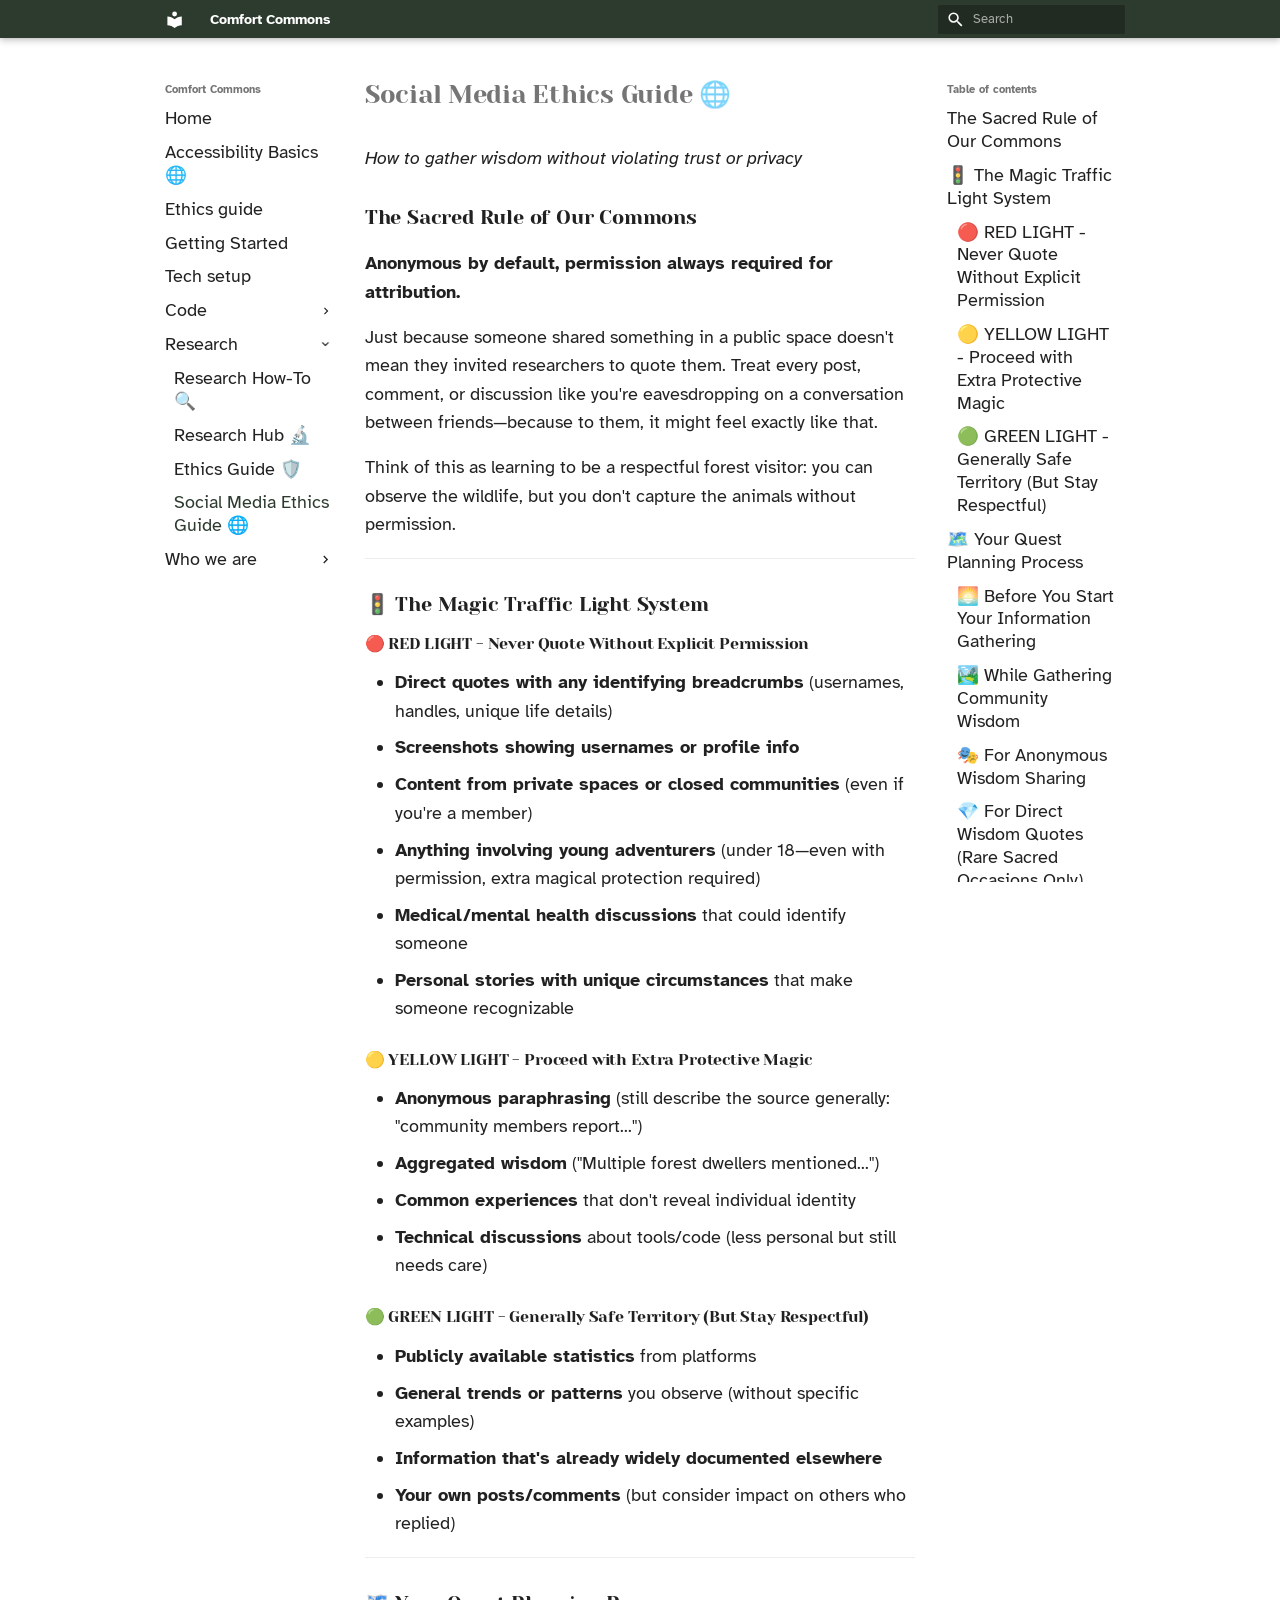
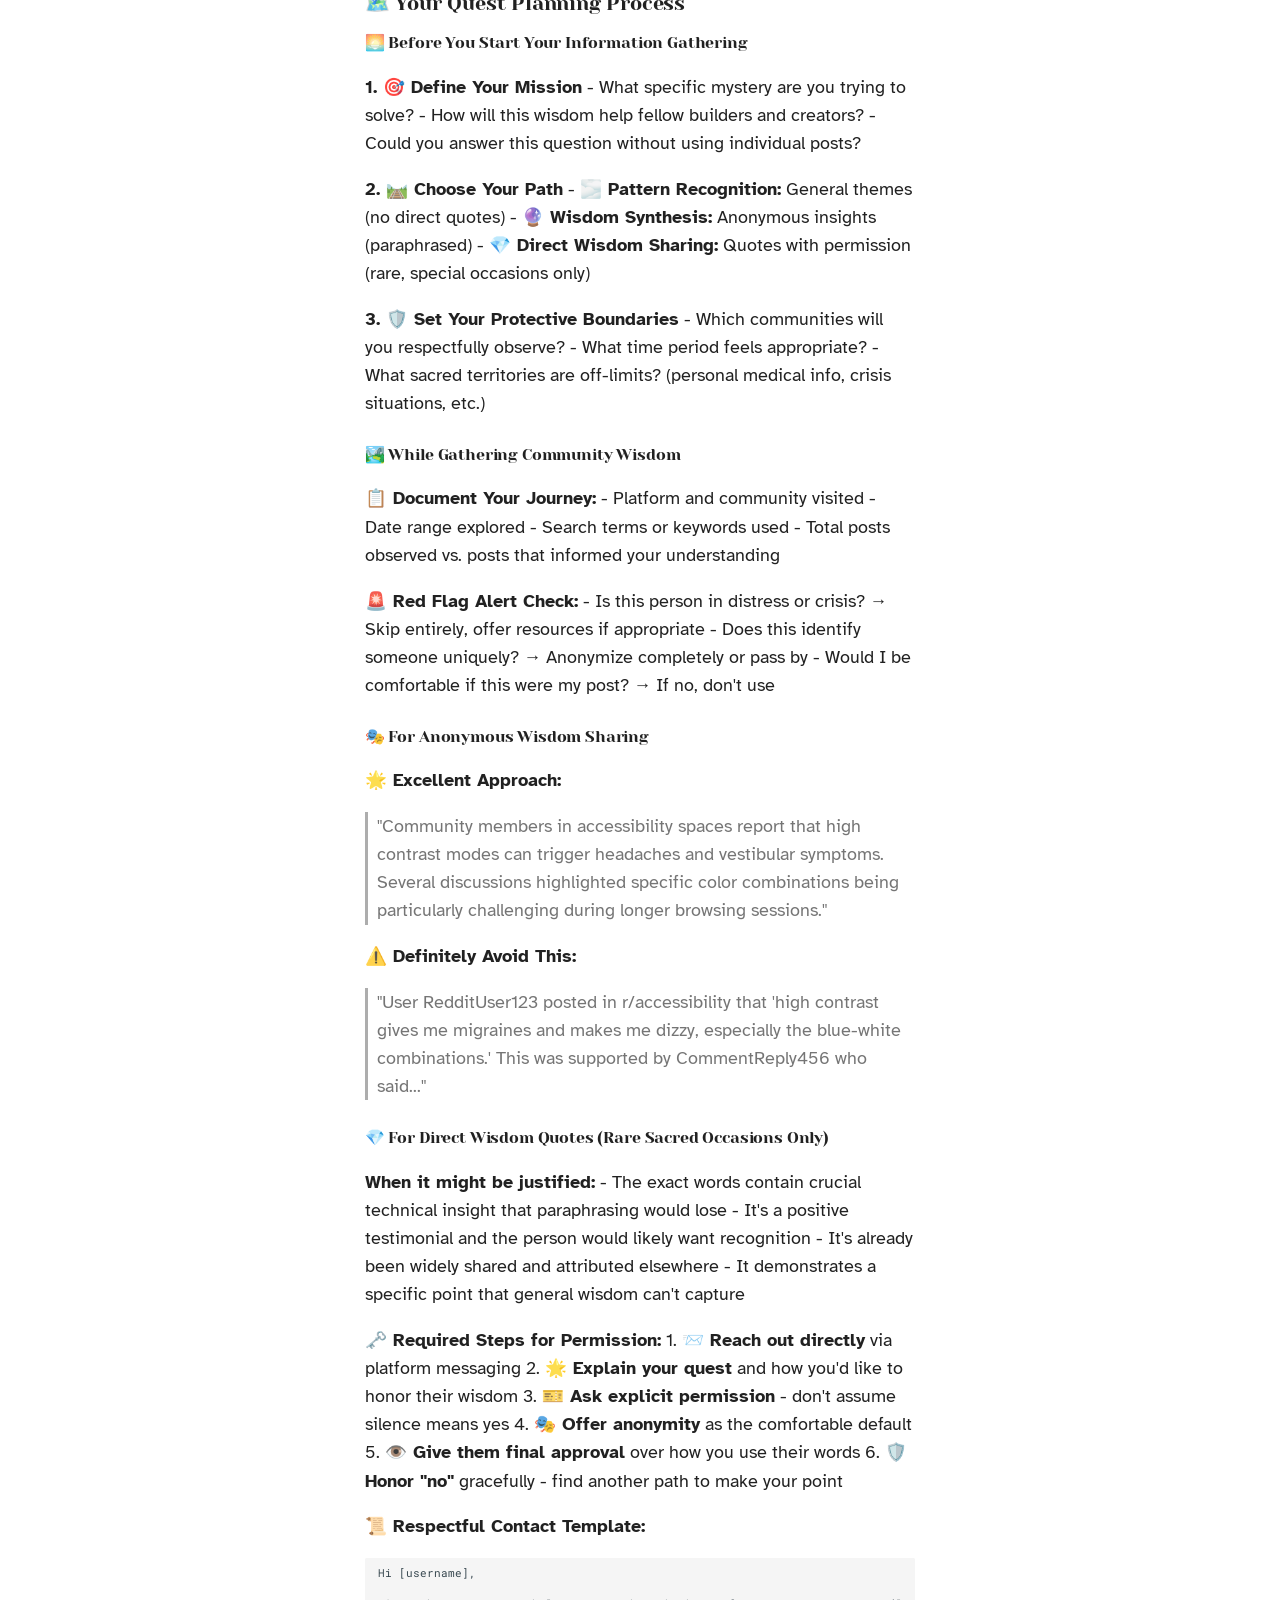
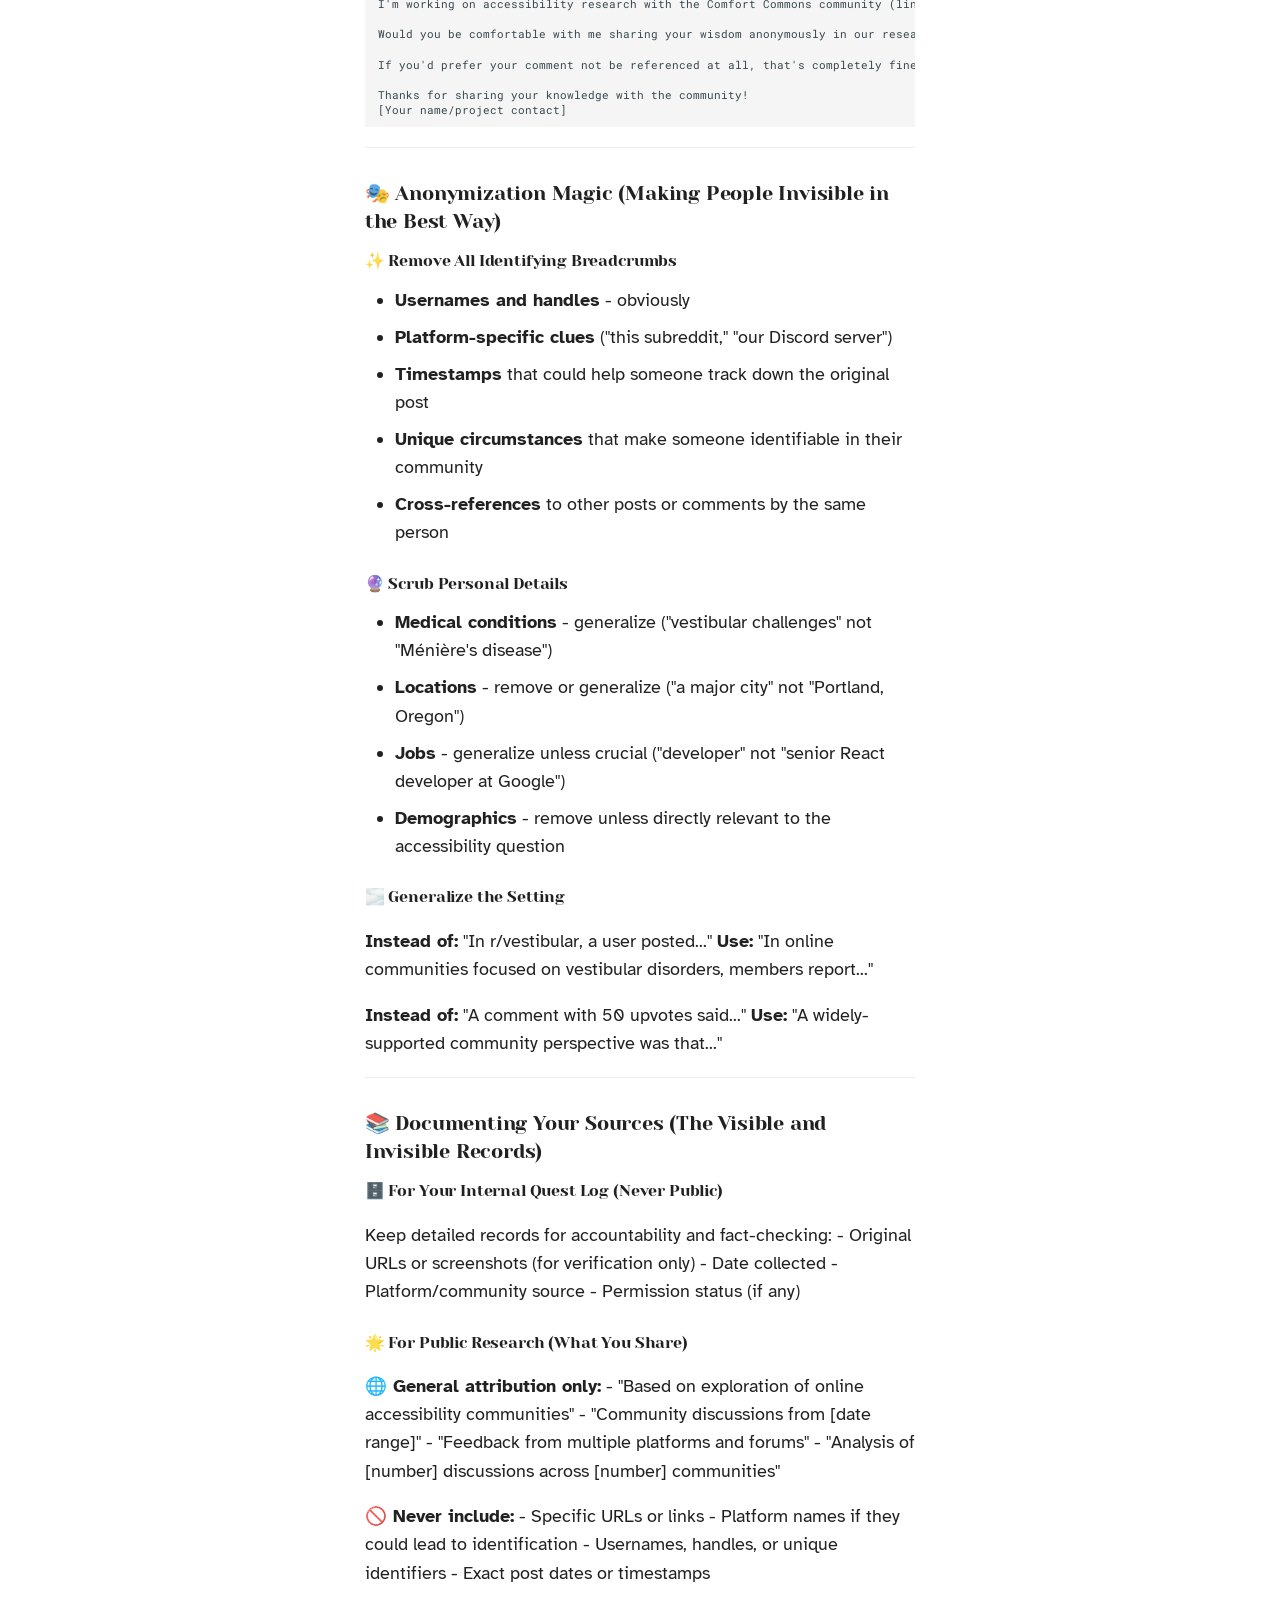
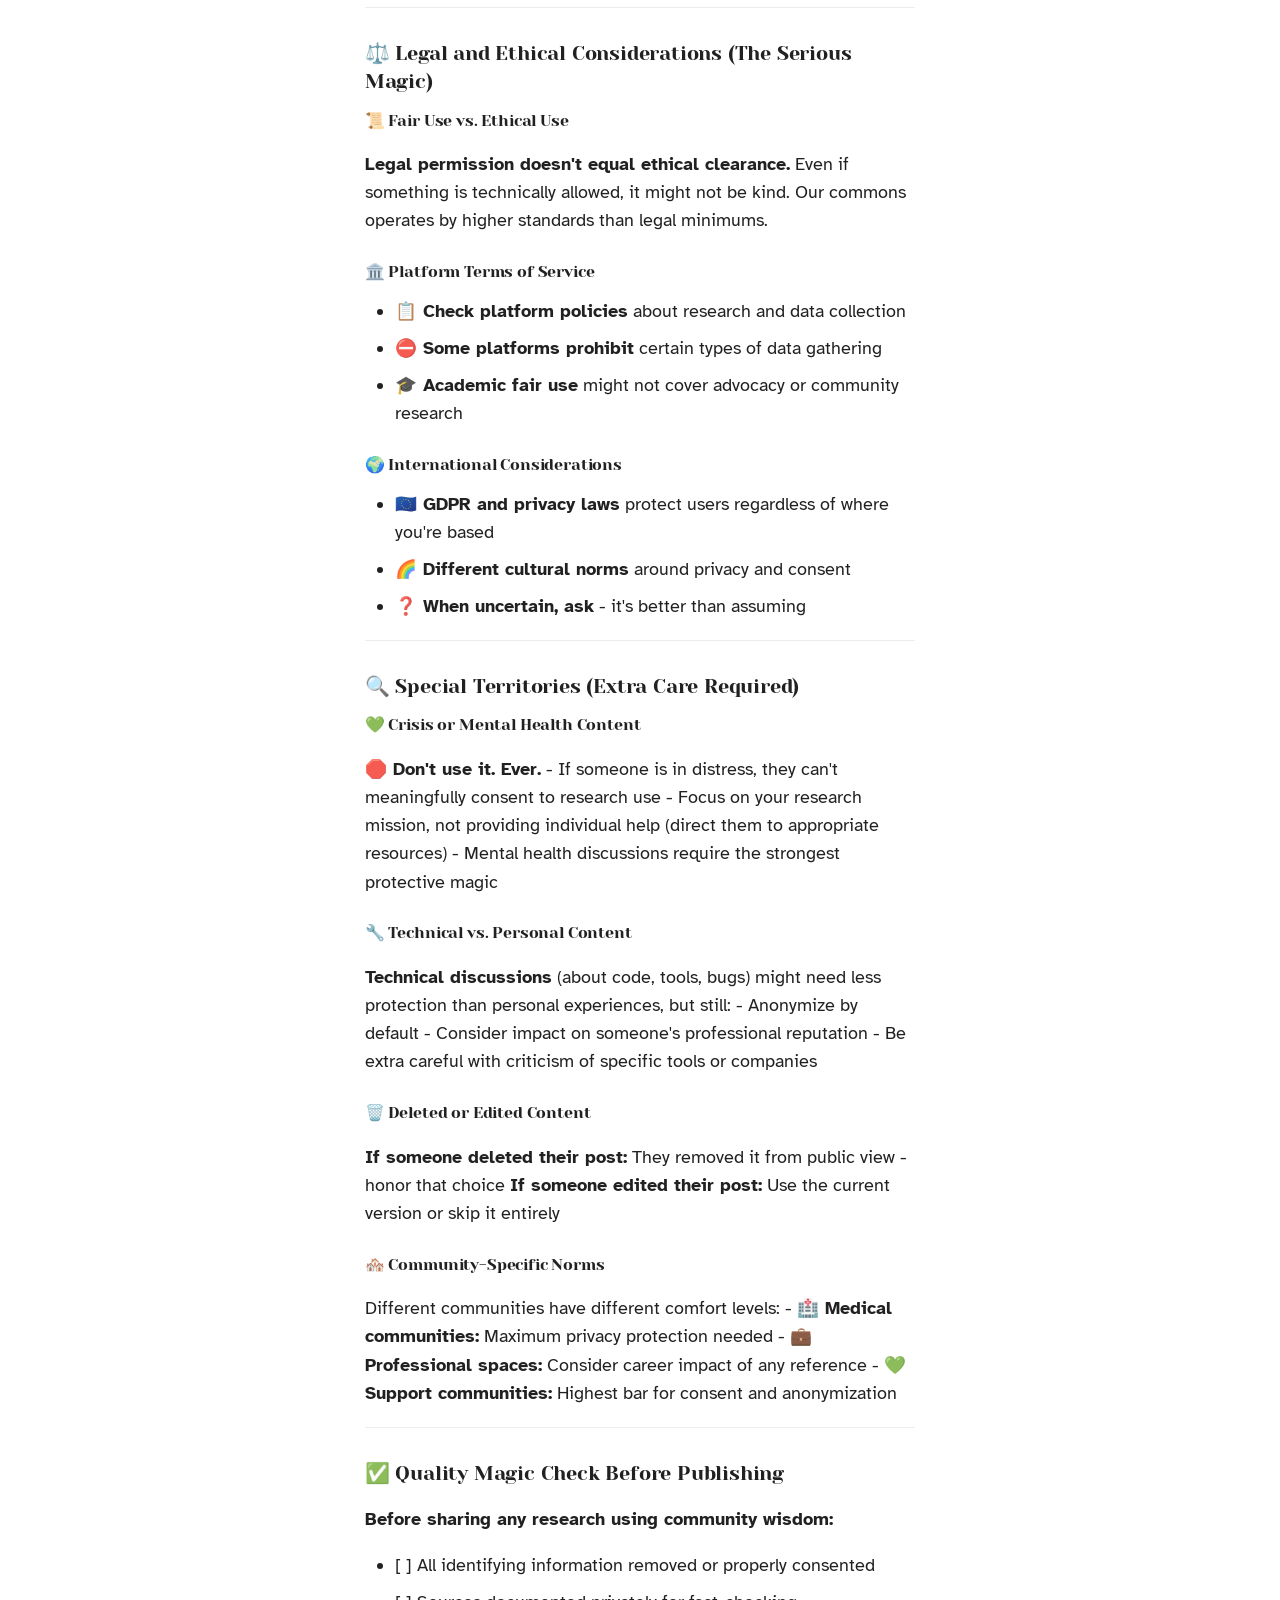
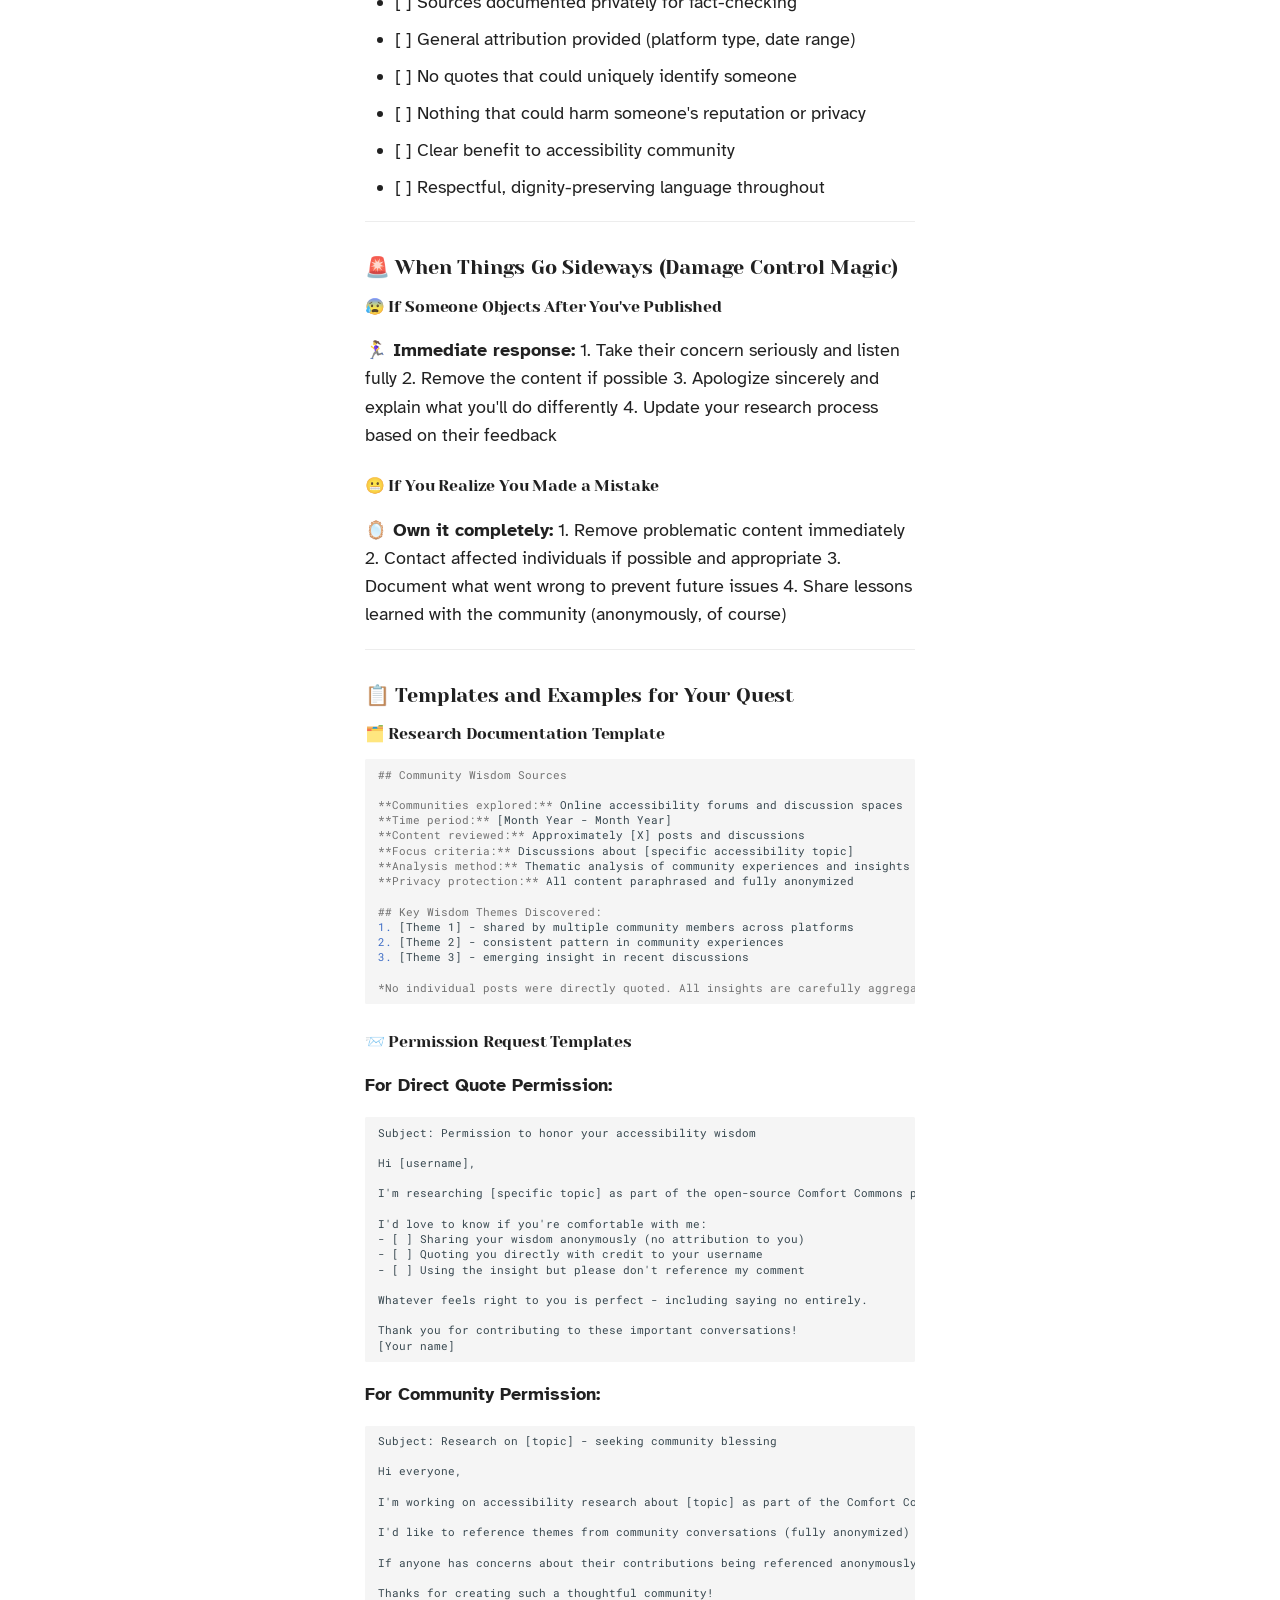
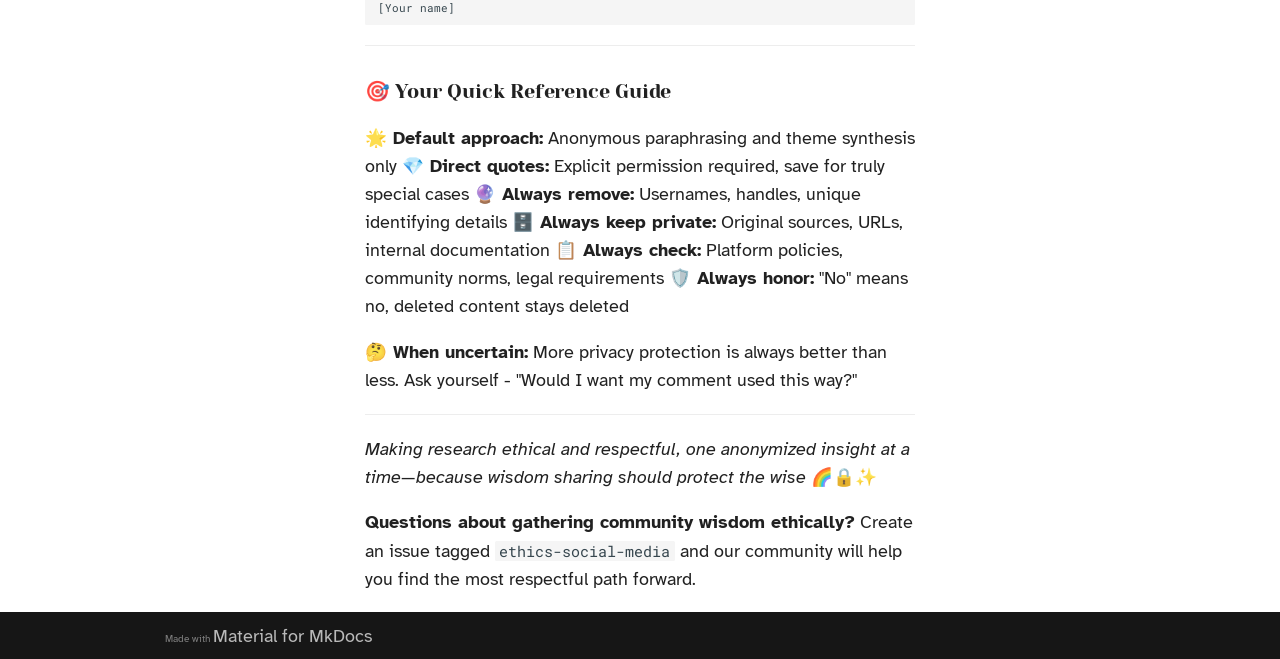
<file: research/social-media-ethics/index.html>
<!doctype html>
<html lang="en" class="no-js">
  <head>
    
      <meta charset="utf-8">
      <meta name="viewport" content="width=device-width,initial-scale=1">
      
        <meta name="description" content="The Comfort Mode Toolkit Contributor Hub">
      
      
      
        <link rel="canonical" href="https://comfort-mode-toolkit.github.io/wiki/research/social-media-ethics/">
      
      
        <link rel="prev" href="../research-ethics/">
      
      
        <link rel="next" href="../../who%20we%20are/our%20culture/">
      
      
      <link rel="icon" href="../../assets/images/favicon.png">
      <meta name="generator" content="mkdocs-1.6.1, mkdocs-material-9.6.21">
    
    
      
        <title>Social Media Ethics Guide 🌐 - Comfort Commons</title>
      
    
    
      <link rel="stylesheet" href="../../assets/stylesheets/main.2a3383ac.min.css">
      
        
        <link rel="stylesheet" href="../../assets/stylesheets/palette.06af60db.min.css">
      
      


    
    
      
    
    
      
        
        
        <link rel="preconnect" href="https://fonts.gstatic.com" crossorigin>
        <link rel="stylesheet" href="https://fonts.googleapis.com/css?family=Atkinson+Hyperlegible:300,300i,400,400i,700,700i%7CRoboto+Mono:400,400i,700,700i&display=fallback">
        <style>:root{--md-text-font:"Atkinson Hyperlegible";--md-code-font:"Roboto Mono"}</style>
      
    
    
      <link rel="stylesheet" href="../../stylesheets/extra.css">
    
    <script>__md_scope=new URL("../..",location),__md_hash=e=>[...e].reduce(((e,_)=>(e<<5)-e+_.charCodeAt(0)),0),__md_get=(e,_=localStorage,t=__md_scope)=>JSON.parse(_.getItem(t.pathname+"."+e)),__md_set=(e,_,t=localStorage,a=__md_scope)=>{try{t.setItem(a.pathname+"."+e,JSON.stringify(_))}catch(e){}}</script>
    
      
  


  
  

<script id="__analytics">function __md_analytics(){function e(){dataLayer.push(arguments)}window.dataLayer=window.dataLayer||[],e("js",new Date),e("config","G-C8JPXHVLCH"),document.addEventListener("DOMContentLoaded",(function(){document.forms.search&&document.forms.search.query.addEventListener("blur",(function(){this.value&&e("event","search",{search_term:this.value})}));document$.subscribe((function(){var t=document.forms.feedback;if(void 0!==t)for(var a of t.querySelectorAll("[type=submit]"))a.addEventListener("click",(function(a){a.preventDefault();var n=document.location.pathname,d=this.getAttribute("data-md-value");e("event","feedback",{page:n,data:d}),t.firstElementChild.disabled=!0;var r=t.querySelector(".md-feedback__note [data-md-value='"+d+"']");r&&(r.hidden=!1)})),t.hidden=!1})),location$.subscribe((function(t){e("config","G-C8JPXHVLCH",{page_path:t.pathname})}))}));var t=document.createElement("script");t.async=!0,t.src="https://www.googletagmanager.com/gtag/js?id=G-C8JPXHVLCH",document.getElementById("__analytics").insertAdjacentElement("afterEnd",t)}</script>
  
    <script>"undefined"!=typeof __md_analytics&&__md_analytics()</script>
  

    
    
    
  </head>
  
  
    
    
    
    
    
    <body dir="ltr" data-md-color-scheme="default" data-md-color-primary="custom" data-md-color-accent="indigo">
  
    
    <input class="md-toggle" data-md-toggle="drawer" type="checkbox" id="__drawer" autocomplete="off">
    <input class="md-toggle" data-md-toggle="search" type="checkbox" id="__search" autocomplete="off">
    <label class="md-overlay" for="__drawer"></label>
    <div data-md-component="skip">
      
        
        <a href="#social-media-ethics-guide" class="md-skip">
          Skip to content
        </a>
      
    </div>
    <div data-md-component="announce">
      
    </div>
    
    
      

  

<header class="md-header md-header--shadow" data-md-component="header">
  <nav class="md-header__inner md-grid" aria-label="Header">
    <a href="../.." title="Comfort Commons" class="md-header__button md-logo" aria-label="Comfort Commons" data-md-component="logo">
      
  
  <svg xmlns="http://www.w3.org/2000/svg" viewBox="0 0 24 24"><path d="M12 8a3 3 0 0 0 3-3 3 3 0 0 0-3-3 3 3 0 0 0-3 3 3 3 0 0 0 3 3m0 3.54C9.64 9.35 6.5 8 3 8v11c3.5 0 6.64 1.35 9 3.54 2.36-2.19 5.5-3.54 9-3.54V8c-3.5 0-6.64 1.35-9 3.54"/></svg>

    </a>
    <label class="md-header__button md-icon" for="__drawer">
      
      <svg xmlns="http://www.w3.org/2000/svg" viewBox="0 0 24 24"><path d="M3 6h18v2H3zm0 5h18v2H3zm0 5h18v2H3z"/></svg>
    </label>
    <div class="md-header__title" data-md-component="header-title">
      <div class="md-header__ellipsis">
        <div class="md-header__topic">
          <span class="md-ellipsis">
            Comfort Commons
          </span>
        </div>
        <div class="md-header__topic" data-md-component="header-topic">
          <span class="md-ellipsis">
            
              Social Media Ethics Guide 🌐
            
          </span>
        </div>
      </div>
    </div>
    
      
    
    
    
    
      
      
        <label class="md-header__button md-icon" for="__search">
          
          <svg xmlns="http://www.w3.org/2000/svg" viewBox="0 0 24 24"><path d="M9.5 3A6.5 6.5 0 0 1 16 9.5c0 1.61-.59 3.09-1.56 4.23l.27.27h.79l5 5-1.5 1.5-5-5v-.79l-.27-.27A6.52 6.52 0 0 1 9.5 16 6.5 6.5 0 0 1 3 9.5 6.5 6.5 0 0 1 9.5 3m0 2C7 5 5 7 5 9.5S7 14 9.5 14 14 12 14 9.5 12 5 9.5 5"/></svg>
        </label>
        <div class="md-search" data-md-component="search" role="dialog">
  <label class="md-search__overlay" for="__search"></label>
  <div class="md-search__inner" role="search">
    <form class="md-search__form" name="search">
      <input type="text" class="md-search__input" name="query" aria-label="Search" placeholder="Search" autocapitalize="off" autocorrect="off" autocomplete="off" spellcheck="false" data-md-component="search-query" required>
      <label class="md-search__icon md-icon" for="__search">
        
        <svg xmlns="http://www.w3.org/2000/svg" viewBox="0 0 24 24"><path d="M9.5 3A6.5 6.5 0 0 1 16 9.5c0 1.61-.59 3.09-1.56 4.23l.27.27h.79l5 5-1.5 1.5-5-5v-.79l-.27-.27A6.52 6.52 0 0 1 9.5 16 6.5 6.5 0 0 1 3 9.5 6.5 6.5 0 0 1 9.5 3m0 2C7 5 5 7 5 9.5S7 14 9.5 14 14 12 14 9.5 12 5 9.5 5"/></svg>
        
        <svg xmlns="http://www.w3.org/2000/svg" viewBox="0 0 24 24"><path d="M20 11v2H8l5.5 5.5-1.42 1.42L4.16 12l7.92-7.92L13.5 5.5 8 11z"/></svg>
      </label>
      <nav class="md-search__options" aria-label="Search">
        
        <button type="reset" class="md-search__icon md-icon" title="Clear" aria-label="Clear" tabindex="-1">
          
          <svg xmlns="http://www.w3.org/2000/svg" viewBox="0 0 24 24"><path d="M19 6.41 17.59 5 12 10.59 6.41 5 5 6.41 10.59 12 5 17.59 6.41 19 12 13.41 17.59 19 19 17.59 13.41 12z"/></svg>
        </button>
      </nav>
      
    </form>
    <div class="md-search__output">
      <div class="md-search__scrollwrap" tabindex="0" data-md-scrollfix>
        <div class="md-search-result" data-md-component="search-result">
          <div class="md-search-result__meta">
            Initializing search
          </div>
          <ol class="md-search-result__list" role="presentation"></ol>
        </div>
      </div>
    </div>
  </div>
</div>
      
    
    
  </nav>
  
</header>
    
    <div class="md-container" data-md-component="container">
      
      
        
          
        
      
      <main class="md-main" data-md-component="main">
        <div class="md-main__inner md-grid">
          
            
              
              <div class="md-sidebar md-sidebar--primary" data-md-component="sidebar" data-md-type="navigation" >
                <div class="md-sidebar__scrollwrap">
                  <div class="md-sidebar__inner">
                    



<nav class="md-nav md-nav--primary" aria-label="Navigation" data-md-level="0">
  <label class="md-nav__title" for="__drawer">
    <a href="../.." title="Comfort Commons" class="md-nav__button md-logo" aria-label="Comfort Commons" data-md-component="logo">
      
  
  <svg xmlns="http://www.w3.org/2000/svg" viewBox="0 0 24 24"><path d="M12 8a3 3 0 0 0 3-3 3 3 0 0 0-3-3 3 3 0 0 0-3 3 3 3 0 0 0 3 3m0 3.54C9.64 9.35 6.5 8 3 8v11c3.5 0 6.64 1.35 9 3.54 2.36-2.19 5.5-3.54 9-3.54V8c-3.5 0-6.64 1.35-9 3.54"/></svg>

    </a>
    Comfort Commons
  </label>
  
  <ul class="md-nav__list" data-md-scrollfix>
    
      
      
  
  
  
  
    <li class="md-nav__item">
      <a href="../.." class="md-nav__link">
        
  
  
  <span class="md-ellipsis">
    Home
    
  </span>
  

      </a>
    </li>
  

    
      
      
  
  
  
  
    <li class="md-nav__item">
      <a href="../../accessibility-basics/" class="md-nav__link">
        
  
  
  <span class="md-ellipsis">
    Accessibility Basics 🌐
    
  </span>
  

      </a>
    </li>
  

    
      
      
  
  
  
  
    <li class="md-nav__item">
      <a href="../../ethics-guide/" class="md-nav__link">
        
  
  
  <span class="md-ellipsis">
    Ethics guide
    
  </span>
  

      </a>
    </li>
  

    
      
      
  
  
  
  
    <li class="md-nav__item">
      <a href="../../getting-started/" class="md-nav__link">
        
  
  
  <span class="md-ellipsis">
    Getting Started
    
  </span>
  

      </a>
    </li>
  

    
      
      
  
  
  
  
    <li class="md-nav__item">
      <a href="../../tech-setup/" class="md-nav__link">
        
  
  
  <span class="md-ellipsis">
    Tech setup
    
  </span>
  

      </a>
    </li>
  

    
      
      
  
  
  
  
    
    
    
    
    
    <li class="md-nav__item md-nav__item--nested">
      
        
        
        <input class="md-nav__toggle md-toggle " type="checkbox" id="__nav_6" >
        
          
          <label class="md-nav__link" for="__nav_6" id="__nav_6_label" tabindex="0">
            
  
  
  <span class="md-ellipsis">
    Code
    
  </span>
  

            <span class="md-nav__icon md-icon"></span>
          </label>
        
        <nav class="md-nav" data-md-level="1" aria-labelledby="__nav_6_label" aria-expanded="false">
          <label class="md-nav__title" for="__nav_6">
            <span class="md-nav__icon md-icon"></span>
            Code
          </label>
          <ul class="md-nav__list" data-md-scrollfix>
            
              
                
  
  
  
  
    <li class="md-nav__item">
      <a href="../../code/code-how-to/" class="md-nav__link">
        
  
  
  <span class="md-ellipsis">
    How to code
    
  </span>
  

      </a>
    </li>
  

              
            
          </ul>
        </nav>
      
    </li>
  

    
      
      
  
  
    
  
  
  
    
    
    
    
    
    <li class="md-nav__item md-nav__item--active md-nav__item--nested">
      
        
        
        <input class="md-nav__toggle md-toggle " type="checkbox" id="__nav_7" checked>
        
          
          <label class="md-nav__link" for="__nav_7" id="__nav_7_label" tabindex="0">
            
  
  
  <span class="md-ellipsis">
    Research
    
  </span>
  

            <span class="md-nav__icon md-icon"></span>
          </label>
        
        <nav class="md-nav" data-md-level="1" aria-labelledby="__nav_7_label" aria-expanded="true">
          <label class="md-nav__title" for="__nav_7">
            <span class="md-nav__icon md-icon"></span>
            Research
          </label>
          <ul class="md-nav__list" data-md-scrollfix>
            
              
                
  
  
  
  
    <li class="md-nav__item">
      <a href="../how-to-research/" class="md-nav__link">
        
  
  
  <span class="md-ellipsis">
    Research How-To 🔍
    
  </span>
  

      </a>
    </li>
  

              
            
              
                
  
  
  
  
    <li class="md-nav__item">
      <a href="../intro/" class="md-nav__link">
        
  
  
  <span class="md-ellipsis">
    Research Hub 🔬
    
  </span>
  

      </a>
    </li>
  

              
            
              
                
  
  
  
  
    <li class="md-nav__item">
      <a href="../research-ethics/" class="md-nav__link">
        
  
  
  <span class="md-ellipsis">
    Ethics Guide 🛡️
    
  </span>
  

      </a>
    </li>
  

              
            
              
                
  
  
    
  
  
  
    <li class="md-nav__item md-nav__item--active">
      
      <input class="md-nav__toggle md-toggle" type="checkbox" id="__toc">
      
      
        
      
      
        <label class="md-nav__link md-nav__link--active" for="__toc">
          
  
  
  <span class="md-ellipsis">
    Social Media Ethics Guide 🌐
    
  </span>
  

          <span class="md-nav__icon md-icon"></span>
        </label>
      
      <a href="./" class="md-nav__link md-nav__link--active">
        
  
  
  <span class="md-ellipsis">
    Social Media Ethics Guide 🌐
    
  </span>
  

      </a>
      
        

<nav class="md-nav md-nav--secondary" aria-label="Table of contents">
  
  
  
    
  
  
    <label class="md-nav__title" for="__toc">
      <span class="md-nav__icon md-icon"></span>
      Table of contents
    </label>
    <ul class="md-nav__list" data-md-component="toc" data-md-scrollfix>
      
        <li class="md-nav__item">
  <a href="#the-sacred-rule-of-our-commons" class="md-nav__link">
    <span class="md-ellipsis">
      The Sacred Rule of Our Commons
    </span>
  </a>
  
</li>
      
        <li class="md-nav__item">
  <a href="#the-magic-traffic-light-system" class="md-nav__link">
    <span class="md-ellipsis">
      🚦 The Magic Traffic Light System
    </span>
  </a>
  
    <nav class="md-nav" aria-label="🚦 The Magic Traffic Light System">
      <ul class="md-nav__list">
        
          <li class="md-nav__item">
  <a href="#red-light-never-quote-without-explicit-permission" class="md-nav__link">
    <span class="md-ellipsis">
      🔴 RED LIGHT - Never Quote Without Explicit Permission
    </span>
  </a>
  
</li>
        
          <li class="md-nav__item">
  <a href="#yellow-light-proceed-with-extra-protective-magic" class="md-nav__link">
    <span class="md-ellipsis">
      🟡 YELLOW LIGHT - Proceed with Extra Protective Magic
    </span>
  </a>
  
</li>
        
          <li class="md-nav__item">
  <a href="#green-light-generally-safe-territory-but-stay-respectful" class="md-nav__link">
    <span class="md-ellipsis">
      🟢 GREEN LIGHT - Generally Safe Territory (But Stay Respectful)
    </span>
  </a>
  
</li>
        
      </ul>
    </nav>
  
</li>
      
        <li class="md-nav__item">
  <a href="#your-quest-planning-process" class="md-nav__link">
    <span class="md-ellipsis">
      🗺️ Your Quest Planning Process
    </span>
  </a>
  
    <nav class="md-nav" aria-label="🗺️ Your Quest Planning Process">
      <ul class="md-nav__list">
        
          <li class="md-nav__item">
  <a href="#before-you-start-your-information-gathering" class="md-nav__link">
    <span class="md-ellipsis">
      🌅 Before You Start Your Information Gathering
    </span>
  </a>
  
</li>
        
          <li class="md-nav__item">
  <a href="#while-gathering-community-wisdom" class="md-nav__link">
    <span class="md-ellipsis">
      🏞️ While Gathering Community Wisdom
    </span>
  </a>
  
</li>
        
          <li class="md-nav__item">
  <a href="#for-anonymous-wisdom-sharing" class="md-nav__link">
    <span class="md-ellipsis">
      🎭 For Anonymous Wisdom Sharing
    </span>
  </a>
  
</li>
        
          <li class="md-nav__item">
  <a href="#for-direct-wisdom-quotes-rare-sacred-occasions-only" class="md-nav__link">
    <span class="md-ellipsis">
      💎 For Direct Wisdom Quotes (Rare Sacred Occasions Only)
    </span>
  </a>
  
</li>
        
      </ul>
    </nav>
  
</li>
      
        <li class="md-nav__item">
  <a href="#anonymization-magic-making-people-invisible-in-the-best-way" class="md-nav__link">
    <span class="md-ellipsis">
      🎭 Anonymization Magic (Making People Invisible in the Best Way)
    </span>
  </a>
  
    <nav class="md-nav" aria-label="🎭 Anonymization Magic (Making People Invisible in the Best Way)">
      <ul class="md-nav__list">
        
          <li class="md-nav__item">
  <a href="#remove-all-identifying-breadcrumbs" class="md-nav__link">
    <span class="md-ellipsis">
      ✨ Remove All Identifying Breadcrumbs
    </span>
  </a>
  
</li>
        
          <li class="md-nav__item">
  <a href="#scrub-personal-details" class="md-nav__link">
    <span class="md-ellipsis">
      🔮 Scrub Personal Details
    </span>
  </a>
  
</li>
        
          <li class="md-nav__item">
  <a href="#generalize-the-setting" class="md-nav__link">
    <span class="md-ellipsis">
      🌫️ Generalize the Setting
    </span>
  </a>
  
</li>
        
      </ul>
    </nav>
  
</li>
      
        <li class="md-nav__item">
  <a href="#documenting-your-sources-the-visible-and-invisible-records" class="md-nav__link">
    <span class="md-ellipsis">
      📚 Documenting Your Sources (The Visible and Invisible Records)
    </span>
  </a>
  
    <nav class="md-nav" aria-label="📚 Documenting Your Sources (The Visible and Invisible Records)">
      <ul class="md-nav__list">
        
          <li class="md-nav__item">
  <a href="#for-your-internal-quest-log-never-public" class="md-nav__link">
    <span class="md-ellipsis">
      🗄️ For Your Internal Quest Log (Never Public)
    </span>
  </a>
  
</li>
        
          <li class="md-nav__item">
  <a href="#for-public-research-what-you-share" class="md-nav__link">
    <span class="md-ellipsis">
      🌟 For Public Research (What You Share)
    </span>
  </a>
  
</li>
        
      </ul>
    </nav>
  
</li>
      
        <li class="md-nav__item">
  <a href="#legal-and-ethical-considerations-the-serious-magic" class="md-nav__link">
    <span class="md-ellipsis">
      ⚖️ Legal and Ethical Considerations (The Serious Magic)
    </span>
  </a>
  
    <nav class="md-nav" aria-label="⚖️ Legal and Ethical Considerations (The Serious Magic)">
      <ul class="md-nav__list">
        
          <li class="md-nav__item">
  <a href="#fair-use-vs-ethical-use" class="md-nav__link">
    <span class="md-ellipsis">
      📜 Fair Use vs. Ethical Use
    </span>
  </a>
  
</li>
        
          <li class="md-nav__item">
  <a href="#platform-terms-of-service" class="md-nav__link">
    <span class="md-ellipsis">
      🏛️ Platform Terms of Service
    </span>
  </a>
  
</li>
        
          <li class="md-nav__item">
  <a href="#international-considerations" class="md-nav__link">
    <span class="md-ellipsis">
      🌍 International Considerations
    </span>
  </a>
  
</li>
        
      </ul>
    </nav>
  
</li>
      
        <li class="md-nav__item">
  <a href="#special-territories-extra-care-required" class="md-nav__link">
    <span class="md-ellipsis">
      🔍 Special Territories (Extra Care Required)
    </span>
  </a>
  
    <nav class="md-nav" aria-label="🔍 Special Territories (Extra Care Required)">
      <ul class="md-nav__list">
        
          <li class="md-nav__item">
  <a href="#crisis-or-mental-health-content" class="md-nav__link">
    <span class="md-ellipsis">
      💚 Crisis or Mental Health Content
    </span>
  </a>
  
</li>
        
          <li class="md-nav__item">
  <a href="#technical-vs-personal-content" class="md-nav__link">
    <span class="md-ellipsis">
      🔧 Technical vs. Personal Content
    </span>
  </a>
  
</li>
        
          <li class="md-nav__item">
  <a href="#deleted-or-edited-content" class="md-nav__link">
    <span class="md-ellipsis">
      🗑️ Deleted or Edited Content
    </span>
  </a>
  
</li>
        
          <li class="md-nav__item">
  <a href="#community-specific-norms" class="md-nav__link">
    <span class="md-ellipsis">
      🏘️ Community-Specific Norms
    </span>
  </a>
  
</li>
        
      </ul>
    </nav>
  
</li>
      
        <li class="md-nav__item">
  <a href="#quality-magic-check-before-publishing" class="md-nav__link">
    <span class="md-ellipsis">
      ✅ Quality Magic Check Before Publishing
    </span>
  </a>
  
</li>
      
        <li class="md-nav__item">
  <a href="#when-things-go-sideways-damage-control-magic" class="md-nav__link">
    <span class="md-ellipsis">
      🚨 When Things Go Sideways (Damage Control Magic)
    </span>
  </a>
  
    <nav class="md-nav" aria-label="🚨 When Things Go Sideways (Damage Control Magic)">
      <ul class="md-nav__list">
        
          <li class="md-nav__item">
  <a href="#if-someone-objects-after-youve-published" class="md-nav__link">
    <span class="md-ellipsis">
      😰 If Someone Objects After You've Published
    </span>
  </a>
  
</li>
        
          <li class="md-nav__item">
  <a href="#if-you-realize-you-made-a-mistake" class="md-nav__link">
    <span class="md-ellipsis">
      😬 If You Realize You Made a Mistake
    </span>
  </a>
  
</li>
        
      </ul>
    </nav>
  
</li>
      
        <li class="md-nav__item">
  <a href="#templates-and-examples-for-your-quest" class="md-nav__link">
    <span class="md-ellipsis">
      📋 Templates and Examples for Your Quest
    </span>
  </a>
  
    <nav class="md-nav" aria-label="📋 Templates and Examples for Your Quest">
      <ul class="md-nav__list">
        
          <li class="md-nav__item">
  <a href="#research-documentation-template" class="md-nav__link">
    <span class="md-ellipsis">
      🗂️ Research Documentation Template
    </span>
  </a>
  
</li>
        
          <li class="md-nav__item">
  <a href="#permission-request-templates" class="md-nav__link">
    <span class="md-ellipsis">
      📨 Permission Request Templates
    </span>
  </a>
  
</li>
        
      </ul>
    </nav>
  
</li>
      
        <li class="md-nav__item">
  <a href="#your-quick-reference-guide" class="md-nav__link">
    <span class="md-ellipsis">
      🎯 Your Quick Reference Guide
    </span>
  </a>
  
</li>
      
    </ul>
  
</nav>
      
    </li>
  

              
            
          </ul>
        </nav>
      
    </li>
  

    
      
      
  
  
  
  
    
    
    
    
    
    <li class="md-nav__item md-nav__item--nested">
      
        
        
        <input class="md-nav__toggle md-toggle " type="checkbox" id="__nav_8" >
        
          
          <label class="md-nav__link" for="__nav_8" id="__nav_8_label" tabindex="0">
            
  
  
  <span class="md-ellipsis">
    Who we are
    
  </span>
  

            <span class="md-nav__icon md-icon"></span>
          </label>
        
        <nav class="md-nav" data-md-level="1" aria-labelledby="__nav_8_label" aria-expanded="false">
          <label class="md-nav__title" for="__nav_8">
            <span class="md-nav__icon md-icon"></span>
            Who we are
          </label>
          <ul class="md-nav__list" data-md-scrollfix>
            
              
                
  
  
  
  
    <li class="md-nav__item">
      <a href="../../who%20we%20are/our%20culture/" class="md-nav__link">
        
  
  
  <span class="md-ellipsis">
    Comfort Commons Culture
    
  </span>
  

      </a>
    </li>
  

              
            
              
                
  
  
  
  
    <li class="md-nav__item">
      <a href="../../who%20we%20are/our%20values/" class="md-nav__link">
        
  
  
  <span class="md-ellipsis">
    Our values
    
  </span>
  

      </a>
    </li>
  

              
            
              
                
  
  
  
  
    <li class="md-nav__item">
      <a href="../../who%20we%20are/the%20team/" class="md-nav__link">
        
  
  
  <span class="md-ellipsis">
    The team
    
  </span>
  

      </a>
    </li>
  

              
            
          </ul>
        </nav>
      
    </li>
  

    
  </ul>
</nav>
                  </div>
                </div>
              </div>
            
            
              
              <div class="md-sidebar md-sidebar--secondary" data-md-component="sidebar" data-md-type="toc" >
                <div class="md-sidebar__scrollwrap">
                  <div class="md-sidebar__inner">
                    

<nav class="md-nav md-nav--secondary" aria-label="Table of contents">
  
  
  
    
  
  
    <label class="md-nav__title" for="__toc">
      <span class="md-nav__icon md-icon"></span>
      Table of contents
    </label>
    <ul class="md-nav__list" data-md-component="toc" data-md-scrollfix>
      
        <li class="md-nav__item">
  <a href="#the-sacred-rule-of-our-commons" class="md-nav__link">
    <span class="md-ellipsis">
      The Sacred Rule of Our Commons
    </span>
  </a>
  
</li>
      
        <li class="md-nav__item">
  <a href="#the-magic-traffic-light-system" class="md-nav__link">
    <span class="md-ellipsis">
      🚦 The Magic Traffic Light System
    </span>
  </a>
  
    <nav class="md-nav" aria-label="🚦 The Magic Traffic Light System">
      <ul class="md-nav__list">
        
          <li class="md-nav__item">
  <a href="#red-light-never-quote-without-explicit-permission" class="md-nav__link">
    <span class="md-ellipsis">
      🔴 RED LIGHT - Never Quote Without Explicit Permission
    </span>
  </a>
  
</li>
        
          <li class="md-nav__item">
  <a href="#yellow-light-proceed-with-extra-protective-magic" class="md-nav__link">
    <span class="md-ellipsis">
      🟡 YELLOW LIGHT - Proceed with Extra Protective Magic
    </span>
  </a>
  
</li>
        
          <li class="md-nav__item">
  <a href="#green-light-generally-safe-territory-but-stay-respectful" class="md-nav__link">
    <span class="md-ellipsis">
      🟢 GREEN LIGHT - Generally Safe Territory (But Stay Respectful)
    </span>
  </a>
  
</li>
        
      </ul>
    </nav>
  
</li>
      
        <li class="md-nav__item">
  <a href="#your-quest-planning-process" class="md-nav__link">
    <span class="md-ellipsis">
      🗺️ Your Quest Planning Process
    </span>
  </a>
  
    <nav class="md-nav" aria-label="🗺️ Your Quest Planning Process">
      <ul class="md-nav__list">
        
          <li class="md-nav__item">
  <a href="#before-you-start-your-information-gathering" class="md-nav__link">
    <span class="md-ellipsis">
      🌅 Before You Start Your Information Gathering
    </span>
  </a>
  
</li>
        
          <li class="md-nav__item">
  <a href="#while-gathering-community-wisdom" class="md-nav__link">
    <span class="md-ellipsis">
      🏞️ While Gathering Community Wisdom
    </span>
  </a>
  
</li>
        
          <li class="md-nav__item">
  <a href="#for-anonymous-wisdom-sharing" class="md-nav__link">
    <span class="md-ellipsis">
      🎭 For Anonymous Wisdom Sharing
    </span>
  </a>
  
</li>
        
          <li class="md-nav__item">
  <a href="#for-direct-wisdom-quotes-rare-sacred-occasions-only" class="md-nav__link">
    <span class="md-ellipsis">
      💎 For Direct Wisdom Quotes (Rare Sacred Occasions Only)
    </span>
  </a>
  
</li>
        
      </ul>
    </nav>
  
</li>
      
        <li class="md-nav__item">
  <a href="#anonymization-magic-making-people-invisible-in-the-best-way" class="md-nav__link">
    <span class="md-ellipsis">
      🎭 Anonymization Magic (Making People Invisible in the Best Way)
    </span>
  </a>
  
    <nav class="md-nav" aria-label="🎭 Anonymization Magic (Making People Invisible in the Best Way)">
      <ul class="md-nav__list">
        
          <li class="md-nav__item">
  <a href="#remove-all-identifying-breadcrumbs" class="md-nav__link">
    <span class="md-ellipsis">
      ✨ Remove All Identifying Breadcrumbs
    </span>
  </a>
  
</li>
        
          <li class="md-nav__item">
  <a href="#scrub-personal-details" class="md-nav__link">
    <span class="md-ellipsis">
      🔮 Scrub Personal Details
    </span>
  </a>
  
</li>
        
          <li class="md-nav__item">
  <a href="#generalize-the-setting" class="md-nav__link">
    <span class="md-ellipsis">
      🌫️ Generalize the Setting
    </span>
  </a>
  
</li>
        
      </ul>
    </nav>
  
</li>
      
        <li class="md-nav__item">
  <a href="#documenting-your-sources-the-visible-and-invisible-records" class="md-nav__link">
    <span class="md-ellipsis">
      📚 Documenting Your Sources (The Visible and Invisible Records)
    </span>
  </a>
  
    <nav class="md-nav" aria-label="📚 Documenting Your Sources (The Visible and Invisible Records)">
      <ul class="md-nav__list">
        
          <li class="md-nav__item">
  <a href="#for-your-internal-quest-log-never-public" class="md-nav__link">
    <span class="md-ellipsis">
      🗄️ For Your Internal Quest Log (Never Public)
    </span>
  </a>
  
</li>
        
          <li class="md-nav__item">
  <a href="#for-public-research-what-you-share" class="md-nav__link">
    <span class="md-ellipsis">
      🌟 For Public Research (What You Share)
    </span>
  </a>
  
</li>
        
      </ul>
    </nav>
  
</li>
      
        <li class="md-nav__item">
  <a href="#legal-and-ethical-considerations-the-serious-magic" class="md-nav__link">
    <span class="md-ellipsis">
      ⚖️ Legal and Ethical Considerations (The Serious Magic)
    </span>
  </a>
  
    <nav class="md-nav" aria-label="⚖️ Legal and Ethical Considerations (The Serious Magic)">
      <ul class="md-nav__list">
        
          <li class="md-nav__item">
  <a href="#fair-use-vs-ethical-use" class="md-nav__link">
    <span class="md-ellipsis">
      📜 Fair Use vs. Ethical Use
    </span>
  </a>
  
</li>
        
          <li class="md-nav__item">
  <a href="#platform-terms-of-service" class="md-nav__link">
    <span class="md-ellipsis">
      🏛️ Platform Terms of Service
    </span>
  </a>
  
</li>
        
          <li class="md-nav__item">
  <a href="#international-considerations" class="md-nav__link">
    <span class="md-ellipsis">
      🌍 International Considerations
    </span>
  </a>
  
</li>
        
      </ul>
    </nav>
  
</li>
      
        <li class="md-nav__item">
  <a href="#special-territories-extra-care-required" class="md-nav__link">
    <span class="md-ellipsis">
      🔍 Special Territories (Extra Care Required)
    </span>
  </a>
  
    <nav class="md-nav" aria-label="🔍 Special Territories (Extra Care Required)">
      <ul class="md-nav__list">
        
          <li class="md-nav__item">
  <a href="#crisis-or-mental-health-content" class="md-nav__link">
    <span class="md-ellipsis">
      💚 Crisis or Mental Health Content
    </span>
  </a>
  
</li>
        
          <li class="md-nav__item">
  <a href="#technical-vs-personal-content" class="md-nav__link">
    <span class="md-ellipsis">
      🔧 Technical vs. Personal Content
    </span>
  </a>
  
</li>
        
          <li class="md-nav__item">
  <a href="#deleted-or-edited-content" class="md-nav__link">
    <span class="md-ellipsis">
      🗑️ Deleted or Edited Content
    </span>
  </a>
  
</li>
        
          <li class="md-nav__item">
  <a href="#community-specific-norms" class="md-nav__link">
    <span class="md-ellipsis">
      🏘️ Community-Specific Norms
    </span>
  </a>
  
</li>
        
      </ul>
    </nav>
  
</li>
      
        <li class="md-nav__item">
  <a href="#quality-magic-check-before-publishing" class="md-nav__link">
    <span class="md-ellipsis">
      ✅ Quality Magic Check Before Publishing
    </span>
  </a>
  
</li>
      
        <li class="md-nav__item">
  <a href="#when-things-go-sideways-damage-control-magic" class="md-nav__link">
    <span class="md-ellipsis">
      🚨 When Things Go Sideways (Damage Control Magic)
    </span>
  </a>
  
    <nav class="md-nav" aria-label="🚨 When Things Go Sideways (Damage Control Magic)">
      <ul class="md-nav__list">
        
          <li class="md-nav__item">
  <a href="#if-someone-objects-after-youve-published" class="md-nav__link">
    <span class="md-ellipsis">
      😰 If Someone Objects After You've Published
    </span>
  </a>
  
</li>
        
          <li class="md-nav__item">
  <a href="#if-you-realize-you-made-a-mistake" class="md-nav__link">
    <span class="md-ellipsis">
      😬 If You Realize You Made a Mistake
    </span>
  </a>
  
</li>
        
      </ul>
    </nav>
  
</li>
      
        <li class="md-nav__item">
  <a href="#templates-and-examples-for-your-quest" class="md-nav__link">
    <span class="md-ellipsis">
      📋 Templates and Examples for Your Quest
    </span>
  </a>
  
    <nav class="md-nav" aria-label="📋 Templates and Examples for Your Quest">
      <ul class="md-nav__list">
        
          <li class="md-nav__item">
  <a href="#research-documentation-template" class="md-nav__link">
    <span class="md-ellipsis">
      🗂️ Research Documentation Template
    </span>
  </a>
  
</li>
        
          <li class="md-nav__item">
  <a href="#permission-request-templates" class="md-nav__link">
    <span class="md-ellipsis">
      📨 Permission Request Templates
    </span>
  </a>
  
</li>
        
      </ul>
    </nav>
  
</li>
      
        <li class="md-nav__item">
  <a href="#your-quick-reference-guide" class="md-nav__link">
    <span class="md-ellipsis">
      🎯 Your Quick Reference Guide
    </span>
  </a>
  
</li>
      
    </ul>
  
</nav>
                  </div>
                </div>
              </div>
            
          
          
            <div class="md-content" data-md-component="content">
              <article class="md-content__inner md-typeset">
                
                  



<h1 id="social-media-ethics-guide">Social Media Ethics Guide 🌐</h1>
<p><em>How to gather wisdom without violating trust or privacy</em></p>
<h2 id="the-sacred-rule-of-our-commons">The Sacred Rule of Our Commons</h2>
<p><strong>Anonymous by default, permission always required for attribution.</strong></p>
<p>Just because someone shared something in a public space doesn't mean they invited researchers to quote them. Treat every post, comment, or discussion like you're eavesdropping on a conversation between friends—because to them, it might feel exactly like that.</p>
<p>Think of this as learning to be a respectful forest visitor: you can observe the wildlife, but you don't capture the animals without permission.</p>
<hr />
<h2 id="the-magic-traffic-light-system">🚦 The Magic Traffic Light System</h2>
<h3 id="red-light-never-quote-without-explicit-permission">🔴 RED LIGHT - Never Quote Without Explicit Permission</h3>
<ul>
<li><strong>Direct quotes with any identifying breadcrumbs</strong> (usernames, handles, unique life details)</li>
<li><strong>Screenshots showing usernames or profile info</strong></li>
<li><strong>Content from private spaces or closed communities</strong> (even if you're a member)</li>
<li><strong>Anything involving young adventurers</strong> (under 18—even with permission, extra magical protection required)</li>
<li><strong>Medical/mental health discussions</strong> that could identify someone</li>
<li><strong>Personal stories with unique circumstances</strong> that make someone recognizable</li>
</ul>
<h3 id="yellow-light-proceed-with-extra-protective-magic">🟡 YELLOW LIGHT - Proceed with Extra Protective Magic</h3>
<ul>
<li><strong>Anonymous paraphrasing</strong> (still describe the source generally: "community members report...")</li>
<li><strong>Aggregated wisdom</strong> ("Multiple forest dwellers mentioned...")</li>
<li><strong>Common experiences</strong> that don't reveal individual identity</li>
<li><strong>Technical discussions</strong> about tools/code (less personal but still needs care)</li>
</ul>
<h3 id="green-light-generally-safe-territory-but-stay-respectful">🟢 GREEN LIGHT - Generally Safe Territory (But Stay Respectful)</h3>
<ul>
<li><strong>Publicly available statistics</strong> from platforms</li>
<li><strong>General trends or patterns</strong> you observe (without specific examples)</li>
<li><strong>Information that's already widely documented elsewhere</strong></li>
<li><strong>Your own posts/comments</strong> (but consider impact on others who replied)</li>
</ul>
<hr />
<h2 id="your-quest-planning-process">🗺️ Your Quest Planning Process</h2>
<h3 id="before-you-start-your-information-gathering">🌅 Before You Start Your Information Gathering</h3>
<p><strong>1. 🎯 Define Your Mission</strong>
- What specific mystery are you trying to solve?
- How will this wisdom help fellow builders and creators?
- Could you answer this question without using individual posts?</p>
<p><strong>2. 🛤️ Choose Your Path</strong>
- <strong>🌫️ Pattern Recognition:</strong> General themes (no direct quotes)
- <strong>🔮 Wisdom Synthesis:</strong> Anonymous insights (paraphrased)
- <strong>💎 Direct Wisdom Sharing:</strong> Quotes with permission (rare, special occasions only)</p>
<p><strong>3. 🛡️ Set Your Protective Boundaries</strong>
- Which communities will you respectfully observe?
- What time period feels appropriate?
- What sacred territories are off-limits? (personal medical info, crisis situations, etc.)</p>
<h3 id="while-gathering-community-wisdom">🏞️ While Gathering Community Wisdom</h3>
<p><strong>📋 Document Your Journey:</strong>
- Platform and community visited
- Date range explored
- Search terms or keywords used
- Total posts observed vs. posts that informed your understanding</p>
<p><strong>🚨 Red Flag Alert Check:</strong>
- Is this person in distress or crisis? → Skip entirely, offer resources if appropriate
- Does this identify someone uniquely? → Anonymize completely or pass by
- Would I be comfortable if this were my post? → If no, don't use</p>
<h3 id="for-anonymous-wisdom-sharing">🎭 For Anonymous Wisdom Sharing</h3>
<p><strong>🌟 Excellent Approach:</strong></p>
<blockquote>
<p>"Community members in accessibility spaces report that high contrast modes can trigger headaches and vestibular symptoms. Several discussions highlighted specific color combinations being particularly challenging during longer browsing sessions."</p>
</blockquote>
<p><strong>⚠️ Definitely Avoid This:</strong></p>
<blockquote>
<p>"User RedditUser123 posted in r/accessibility that 'high contrast gives me migraines and makes me dizzy, especially the blue-white combinations.' This was supported by CommentReply456 who said..."</p>
</blockquote>
<h3 id="for-direct-wisdom-quotes-rare-sacred-occasions-only">💎 For Direct Wisdom Quotes (Rare Sacred Occasions Only)</h3>
<p><strong>When it might be justified:</strong>
- The exact words contain crucial technical insight that paraphrasing would lose
- It's a positive testimonial and the person would likely want recognition
- It's already been widely shared and attributed elsewhere
- It demonstrates a specific point that general wisdom can't capture</p>
<p><strong>🗝️ Required Steps for Permission:</strong>
1. <strong>📨 Reach out directly</strong> via platform messaging
2. <strong>🌟 Explain your quest</strong> and how you'd like to honor their wisdom
3. <strong>🎫 Ask explicit permission</strong> - don't assume silence means yes
4. <strong>🎭 Offer anonymity</strong> as the comfortable default
5. <strong>👁️ Give them final approval</strong> over how you use their words
6. <strong>🛡️ Honor "no"</strong> gracefully - find another path to make your point</p>
<p><strong>📜 Respectful Contact Template:</strong>
<div class="language-text highlight"><pre><span></span><code><span id="__span-0-1"><a id="__codelineno-0-1" name="__codelineno-0-1" href="#__codelineno-0-1"></a>Hi [username],
</span><span id="__span-0-2"><a id="__codelineno-0-2" name="__codelineno-0-2" href="#__codelineno-0-2"></a>
</span><span id="__span-0-3"><a id="__codelineno-0-3" name="__codelineno-0-3" href="#__codelineno-0-3"></a>I&#39;m working on accessibility research with the Comfort Commons community (link to project). Your insight about [general topic] really helped me understand [research question].
</span><span id="__span-0-4"><a id="__codelineno-0-4" name="__codelineno-0-4" href="#__codelineno-0-4"></a>
</span><span id="__span-0-5"><a id="__codelineno-0-5" name="__codelineno-0-5" href="#__codelineno-0-5"></a>Would you be comfortable with me sharing your wisdom anonymously in our research? I wouldn&#39;t include your username or any details that could identify you.
</span><span id="__span-0-6"><a id="__codelineno-0-6" name="__codelineno-0-6" href="#__codelineno-0-6"></a>
</span><span id="__span-0-7"><a id="__codelineno-0-7" name="__codelineno-0-7" href="#__codelineno-0-7"></a>If you&#39;d prefer your comment not be referenced at all, that&#39;s completely fine - just let me know.
</span><span id="__span-0-8"><a id="__codelineno-0-8" name="__codelineno-0-8" href="#__codelineno-0-8"></a>
</span><span id="__span-0-9"><a id="__codelineno-0-9" name="__codelineno-0-9" href="#__codelineno-0-9"></a>Thanks for sharing your knowledge with the community!
</span><span id="__span-0-10"><a id="__codelineno-0-10" name="__codelineno-0-10" href="#__codelineno-0-10"></a>[Your name/project contact]
</span></code></pre></div></p>
<hr />
<h2 id="anonymization-magic-making-people-invisible-in-the-best-way">🎭 Anonymization Magic (Making People Invisible in the Best Way)</h2>
<h3 id="remove-all-identifying-breadcrumbs">✨ Remove All Identifying Breadcrumbs</h3>
<ul>
<li><strong>Usernames and handles</strong> - obviously</li>
<li><strong>Platform-specific clues</strong> ("this subreddit," "our Discord server")</li>
<li><strong>Timestamps</strong> that could help someone track down the original post</li>
<li><strong>Unique circumstances</strong> that make someone identifiable in their community</li>
<li><strong>Cross-references</strong> to other posts or comments by the same person</li>
</ul>
<h3 id="scrub-personal-details">🔮 Scrub Personal Details</h3>
<ul>
<li><strong>Medical conditions</strong> - generalize ("vestibular challenges" not "Ménière's disease")</li>
<li><strong>Locations</strong> - remove or generalize ("a major city" not "Portland, Oregon")</li>
<li><strong>Jobs</strong> - generalize unless crucial ("developer" not "senior React developer at Google")</li>
<li><strong>Demographics</strong> - remove unless directly relevant to the accessibility question</li>
</ul>
<h3 id="generalize-the-setting">🌫️ Generalize the Setting</h3>
<p><strong>Instead of:</strong> "In r/vestibular, a user posted..."
<strong>Use:</strong> "In online communities focused on vestibular disorders, members report..."</p>
<p><strong>Instead of:</strong> "A comment with 50 upvotes said..."
<strong>Use:</strong> "A widely-supported community perspective was that..."</p>
<hr />
<h2 id="documenting-your-sources-the-visible-and-invisible-records">📚 Documenting Your Sources (The Visible and Invisible Records)</h2>
<h3 id="for-your-internal-quest-log-never-public">🗄️ For Your Internal Quest Log (Never Public)</h3>
<p>Keep detailed records for accountability and fact-checking:
- Original URLs or screenshots (for verification only)
- Date collected
- Platform/community source
- Permission status (if any)</p>
<h3 id="for-public-research-what-you-share">🌟 For Public Research (What You Share)</h3>
<p><strong>🌐 General attribution only:</strong>
- "Based on exploration of online accessibility communities"
- "Community discussions from [date range]"
- "Feedback from multiple platforms and forums"
- "Analysis of [number] discussions across [number] communities"</p>
<p><strong>🚫 Never include:</strong>
- Specific URLs or links
- Platform names if they could lead to identification
- Usernames, handles, or unique identifiers
- Exact post dates or timestamps</p>
<hr />
<h2 id="legal-and-ethical-considerations-the-serious-magic">⚖️ Legal and Ethical Considerations (The Serious Magic)</h2>
<h3 id="fair-use-vs-ethical-use">📜 Fair Use vs. Ethical Use</h3>
<p><strong>Legal permission doesn't equal ethical clearance.</strong> Even if something is technically allowed, it might not be kind. Our commons operates by higher standards than legal minimums.</p>
<h3 id="platform-terms-of-service">🏛️ Platform Terms of Service</h3>
<ul>
<li><strong>📋 Check platform policies</strong> about research and data collection</li>
<li><strong>⛔ Some platforms prohibit</strong> certain types of data gathering</li>
<li><strong>🎓 Academic fair use</strong> might not cover advocacy or community research</li>
</ul>
<h3 id="international-considerations">🌍 International Considerations</h3>
<ul>
<li><strong>🇪🇺 GDPR and privacy laws</strong> protect users regardless of where you're based</li>
<li><strong>🌈 Different cultural norms</strong> around privacy and consent</li>
<li><strong>❓ When uncertain, ask</strong> - it's better than assuming</li>
</ul>
<hr />
<h2 id="special-territories-extra-care-required">🔍 Special Territories (Extra Care Required)</h2>
<h3 id="crisis-or-mental-health-content">💚 Crisis or Mental Health Content</h3>
<p><strong>🛑 Don't use it. Ever.</strong>
- If someone is in distress, they can't meaningfully consent to research use
- Focus on your research mission, not providing individual help (direct them to appropriate resources)
- Mental health discussions require the strongest protective magic</p>
<h3 id="technical-vs-personal-content">🔧 Technical vs. Personal Content</h3>
<p><strong>Technical discussions</strong> (about code, tools, bugs) might need less protection than personal experiences, but still:
- Anonymize by default
- Consider impact on someone's professional reputation
- Be extra careful with criticism of specific tools or companies</p>
<h3 id="deleted-or-edited-content">🗑️ Deleted or Edited Content</h3>
<p><strong>If someone deleted their post:</strong> They removed it from public view - honor that choice
<strong>If someone edited their post:</strong> Use the current version or skip it entirely</p>
<h3 id="community-specific-norms">🏘️ Community-Specific Norms</h3>
<p>Different communities have different comfort levels:
- <strong>🏥 Medical communities:</strong> Maximum privacy protection needed
- <strong>💼 Professional spaces:</strong> Consider career impact of any reference
- <strong>💚 Support communities:</strong> Highest bar for consent and anonymization</p>
<hr />
<h2 id="quality-magic-check-before-publishing">✅ Quality Magic Check Before Publishing</h2>
<p><strong>Before sharing any research using community wisdom:</strong></p>
<ul>
<li>[ ] All identifying information removed or properly consented</li>
<li>[ ] Sources documented privately for fact-checking</li>
<li>[ ] General attribution provided (platform type, date range)</li>
<li>[ ] No quotes that could uniquely identify someone</li>
<li>[ ] Nothing that could harm someone's reputation or privacy</li>
<li>[ ] Clear benefit to accessibility community</li>
<li>[ ] Respectful, dignity-preserving language throughout</li>
</ul>
<hr />
<h2 id="when-things-go-sideways-damage-control-magic">🚨 When Things Go Sideways (Damage Control Magic)</h2>
<h3 id="if-someone-objects-after-youve-published">😰 If Someone Objects After You've Published</h3>
<p><strong>🏃‍♀️ Immediate response:</strong>
1. Take their concern seriously and listen fully
2. Remove the content if possible
3. Apologize sincerely and explain what you'll do differently
4. Update your research process based on their feedback</p>
<h3 id="if-you-realize-you-made-a-mistake">😬 If You Realize You Made a Mistake</h3>
<p><strong>🪞 Own it completely:</strong>
1. Remove problematic content immediately
2. Contact affected individuals if possible and appropriate
3. Document what went wrong to prevent future issues
4. Share lessons learned with the community (anonymously, of course)</p>
<hr />
<h2 id="templates-and-examples-for-your-quest">📋 Templates and Examples for Your Quest</h2>
<h3 id="research-documentation-template">🗂️ Research Documentation Template</h3>
<div class="language-markdown highlight"><pre><span></span><code><span id="__span-1-1"><a id="__codelineno-1-1" name="__codelineno-1-1" href="#__codelineno-1-1"></a><span class="gu">## Community Wisdom Sources</span>
</span><span id="__span-1-2"><a id="__codelineno-1-2" name="__codelineno-1-2" href="#__codelineno-1-2"></a>
</span><span id="__span-1-3"><a id="__codelineno-1-3" name="__codelineno-1-3" href="#__codelineno-1-3"></a><span class="gs">**Communities explored:**</span> Online accessibility forums and discussion spaces
</span><span id="__span-1-4"><a id="__codelineno-1-4" name="__codelineno-1-4" href="#__codelineno-1-4"></a><span class="gs">**Time period:**</span> [Month Year - Month Year]
</span><span id="__span-1-5"><a id="__codelineno-1-5" name="__codelineno-1-5" href="#__codelineno-1-5"></a><span class="gs">**Content reviewed:**</span> Approximately [X] posts and discussions
</span><span id="__span-1-6"><a id="__codelineno-1-6" name="__codelineno-1-6" href="#__codelineno-1-6"></a><span class="gs">**Focus criteria:**</span> Discussions about [specific accessibility topic]
</span><span id="__span-1-7"><a id="__codelineno-1-7" name="__codelineno-1-7" href="#__codelineno-1-7"></a><span class="gs">**Analysis method:**</span> Thematic analysis of community experiences and insights
</span><span id="__span-1-8"><a id="__codelineno-1-8" name="__codelineno-1-8" href="#__codelineno-1-8"></a><span class="gs">**Privacy protection:**</span> All content paraphrased and fully anonymized
</span><span id="__span-1-9"><a id="__codelineno-1-9" name="__codelineno-1-9" href="#__codelineno-1-9"></a>
</span><span id="__span-1-10"><a id="__codelineno-1-10" name="__codelineno-1-10" href="#__codelineno-1-10"></a><span class="gu">## Key Wisdom Themes Discovered:</span>
</span><span id="__span-1-11"><a id="__codelineno-1-11" name="__codelineno-1-11" href="#__codelineno-1-11"></a><span class="k">1.</span> [Theme 1] - shared by multiple community members across platforms
</span><span id="__span-1-12"><a id="__codelineno-1-12" name="__codelineno-1-12" href="#__codelineno-1-12"></a><span class="k">2.</span> [Theme 2] - consistent pattern in community experiences
</span><span id="__span-1-13"><a id="__codelineno-1-13" name="__codelineno-1-13" href="#__codelineno-1-13"></a><span class="k">3.</span> [Theme 3] - emerging insight in recent discussions
</span><span id="__span-1-14"><a id="__codelineno-1-14" name="__codelineno-1-14" href="#__codelineno-1-14"></a>
</span><span id="__span-1-15"><a id="__codelineno-1-15" name="__codelineno-1-15" href="#__codelineno-1-15"></a><span class="ge">*No individual posts were directly quoted. All insights are carefully aggregated and anonymized to protect community members&#39; privacy.*</span>
</span></code></pre></div>
<h3 id="permission-request-templates">📨 Permission Request Templates</h3>
<p><strong>For Direct Quote Permission:</strong>
<div class="language-text highlight"><pre><span></span><code><span id="__span-2-1"><a id="__codelineno-2-1" name="__codelineno-2-1" href="#__codelineno-2-1"></a>Subject: Permission to honor your accessibility wisdom
</span><span id="__span-2-2"><a id="__codelineno-2-2" name="__codelineno-2-2" href="#__codelineno-2-2"></a>
</span><span id="__span-2-3"><a id="__codelineno-2-3" name="__codelineno-2-3" href="#__codelineno-2-3"></a>Hi [username],
</span><span id="__span-2-4"><a id="__codelineno-2-4" name="__codelineno-2-4" href="#__codelineno-2-4"></a>
</span><span id="__span-2-5"><a id="__codelineno-2-5" name="__codelineno-2-5" href="#__codelineno-2-5"></a>I&#39;m researching [specific topic] as part of the open-source Comfort Commons project ([link]). Your insight about [general topic - no specifics] provided really valuable perspective.
</span><span id="__span-2-6"><a id="__codelineno-2-6" name="__codelineno-2-6" href="#__codelineno-2-6"></a>
</span><span id="__span-2-7"><a id="__codelineno-2-7" name="__codelineno-2-7" href="#__codelineno-2-7"></a>I&#39;d love to know if you&#39;re comfortable with me:
</span><span id="__span-2-8"><a id="__codelineno-2-8" name="__codelineno-2-8" href="#__codelineno-2-8"></a>- [ ] Sharing your wisdom anonymously (no attribution to you)
</span><span id="__span-2-9"><a id="__codelineno-2-9" name="__codelineno-2-9" href="#__codelineno-2-9"></a>- [ ] Quoting you directly with credit to your username
</span><span id="__span-2-10"><a id="__codelineno-2-10" name="__codelineno-2-10" href="#__codelineno-2-10"></a>- [ ] Using the insight but please don&#39;t reference my comment
</span><span id="__span-2-11"><a id="__codelineno-2-11" name="__codelineno-2-11" href="#__codelineno-2-11"></a>
</span><span id="__span-2-12"><a id="__codelineno-2-12" name="__codelineno-2-12" href="#__codelineno-2-12"></a>Whatever feels right to you is perfect - including saying no entirely.
</span><span id="__span-2-13"><a id="__codelineno-2-13" name="__codelineno-2-13" href="#__codelineno-2-13"></a>
</span><span id="__span-2-14"><a id="__codelineno-2-14" name="__codelineno-2-14" href="#__codelineno-2-14"></a>Thank you for contributing to these important conversations!
</span><span id="__span-2-15"><a id="__codelineno-2-15" name="__codelineno-2-15" href="#__codelineno-2-15"></a>[Your name]
</span></code></pre></div></p>
<p><strong>For Community Permission:</strong>
<div class="language-text highlight"><pre><span></span><code><span id="__span-3-1"><a id="__codelineno-3-1" name="__codelineno-3-1" href="#__codelineno-3-1"></a>Subject: Research on [topic] - seeking community blessing
</span><span id="__span-3-2"><a id="__codelineno-3-2" name="__codelineno-3-2" href="#__codelineno-3-2"></a>
</span><span id="__span-3-3"><a id="__codelineno-3-3" name="__codelineno-3-3" href="#__codelineno-3-3"></a>Hi everyone,
</span><span id="__span-3-4"><a id="__codelineno-3-4" name="__codelineno-3-4" href="#__codelineno-3-4"></a>
</span><span id="__span-3-5"><a id="__codelineno-3-5" name="__codelineno-3-5" href="#__codelineno-3-5"></a>I&#39;m working on accessibility research about [topic] as part of the Comfort Commons project ([link]). The discussions here have provided incredible insight into [specific issue].
</span><span id="__span-3-6"><a id="__codelineno-3-6" name="__codelineno-3-6" href="#__codelineno-3-6"></a>
</span><span id="__span-3-7"><a id="__codelineno-3-7" name="__codelineno-3-7" href="#__codelineno-3-7"></a>I&#39;d like to reference themes from community conversations (fully anonymized) in the research. This would help developers and designers better understand [benefit to community].
</span><span id="__span-3-8"><a id="__codelineno-3-8" name="__codelineno-3-8" href="#__codelineno-3-8"></a>
</span><span id="__span-3-9"><a id="__codelineno-3-9" name="__codelineno-3-9" href="#__codelineno-3-9"></a>If anyone has concerns about their contributions being referenced anonymously, please let me know. I want everyone to feel comfortable with this approach.
</span><span id="__span-3-10"><a id="__codelineno-3-10" name="__codelineno-3-10" href="#__codelineno-3-10"></a>
</span><span id="__span-3-11"><a id="__codelineno-3-11" name="__codelineno-3-11" href="#__codelineno-3-11"></a>Thanks for creating such a thoughtful community!
</span><span id="__span-3-12"><a id="__codelineno-3-12" name="__codelineno-3-12" href="#__codelineno-3-12"></a>[Your name]
</span></code></pre></div></p>
<hr />
<h2 id="your-quick-reference-guide">🎯 Your Quick Reference Guide</h2>
<p><strong>🌟 Default approach:</strong> Anonymous paraphrasing and theme synthesis only
<strong>💎 Direct quotes:</strong> Explicit permission required, save for truly special cases
<strong>🔮 Always remove:</strong> Usernames, handles, unique identifying details
<strong>🗄️ Always keep private:</strong> Original sources, URLs, internal documentation
<strong>📋 Always check:</strong> Platform policies, community norms, legal requirements
<strong>🛡️ Always honor:</strong> "No" means no, deleted content stays deleted</p>
<p><strong>🤔 When uncertain:</strong> More privacy protection is always better than less. Ask yourself - "Would I want my comment used this way?"</p>
<hr />
<p><em>Making research ethical and respectful, one anonymized insight at a time—because wisdom sharing should protect the wise</em> 🌈🔒✨</p>
<p><strong>Questions about gathering community wisdom ethically?</strong> Create an issue tagged <code>ethics-social-media</code> and our community will help you find the most respectful path forward.</p>









  




                
              </article>
            </div>
          
          
<script>var target=document.getElementById(location.hash.slice(1));target&&target.name&&(target.checked=target.name.startsWith("__tabbed_"))</script>
        </div>
        
      </main>
      
        <footer class="md-footer">
  
  <div class="md-footer-meta md-typeset">
    <div class="md-footer-meta__inner md-grid">
      <div class="md-copyright">
  
  
    Made with
    <a href="https://squidfunk.github.io/mkdocs-material/" target="_blank" rel="noopener">
      Material for MkDocs
    </a>
  
</div>
      
    </div>
  </div>
</footer>
      
    </div>
    <div class="md-dialog" data-md-component="dialog">
      <div class="md-dialog__inner md-typeset"></div>
    </div>
    
    
    
      
      <script id="__config" type="application/json">{"base": "../..", "features": ["content.action.edit"], "search": "../../assets/javascripts/workers/search.973d3a69.min.js", "tags": null, "translations": {"clipboard.copied": "Copied to clipboard", "clipboard.copy": "Copy to clipboard", "search.result.more.one": "1 more on this page", "search.result.more.other": "# more on this page", "search.result.none": "No matching documents", "search.result.one": "1 matching document", "search.result.other": "# matching documents", "search.result.placeholder": "Type to start searching", "search.result.term.missing": "Missing", "select.version": "Select version"}, "version": null}</script>
    
    
      <script src="../../assets/javascripts/bundle.f55a23d4.min.js"></script>
      
    
  </body>
</html>
</file>
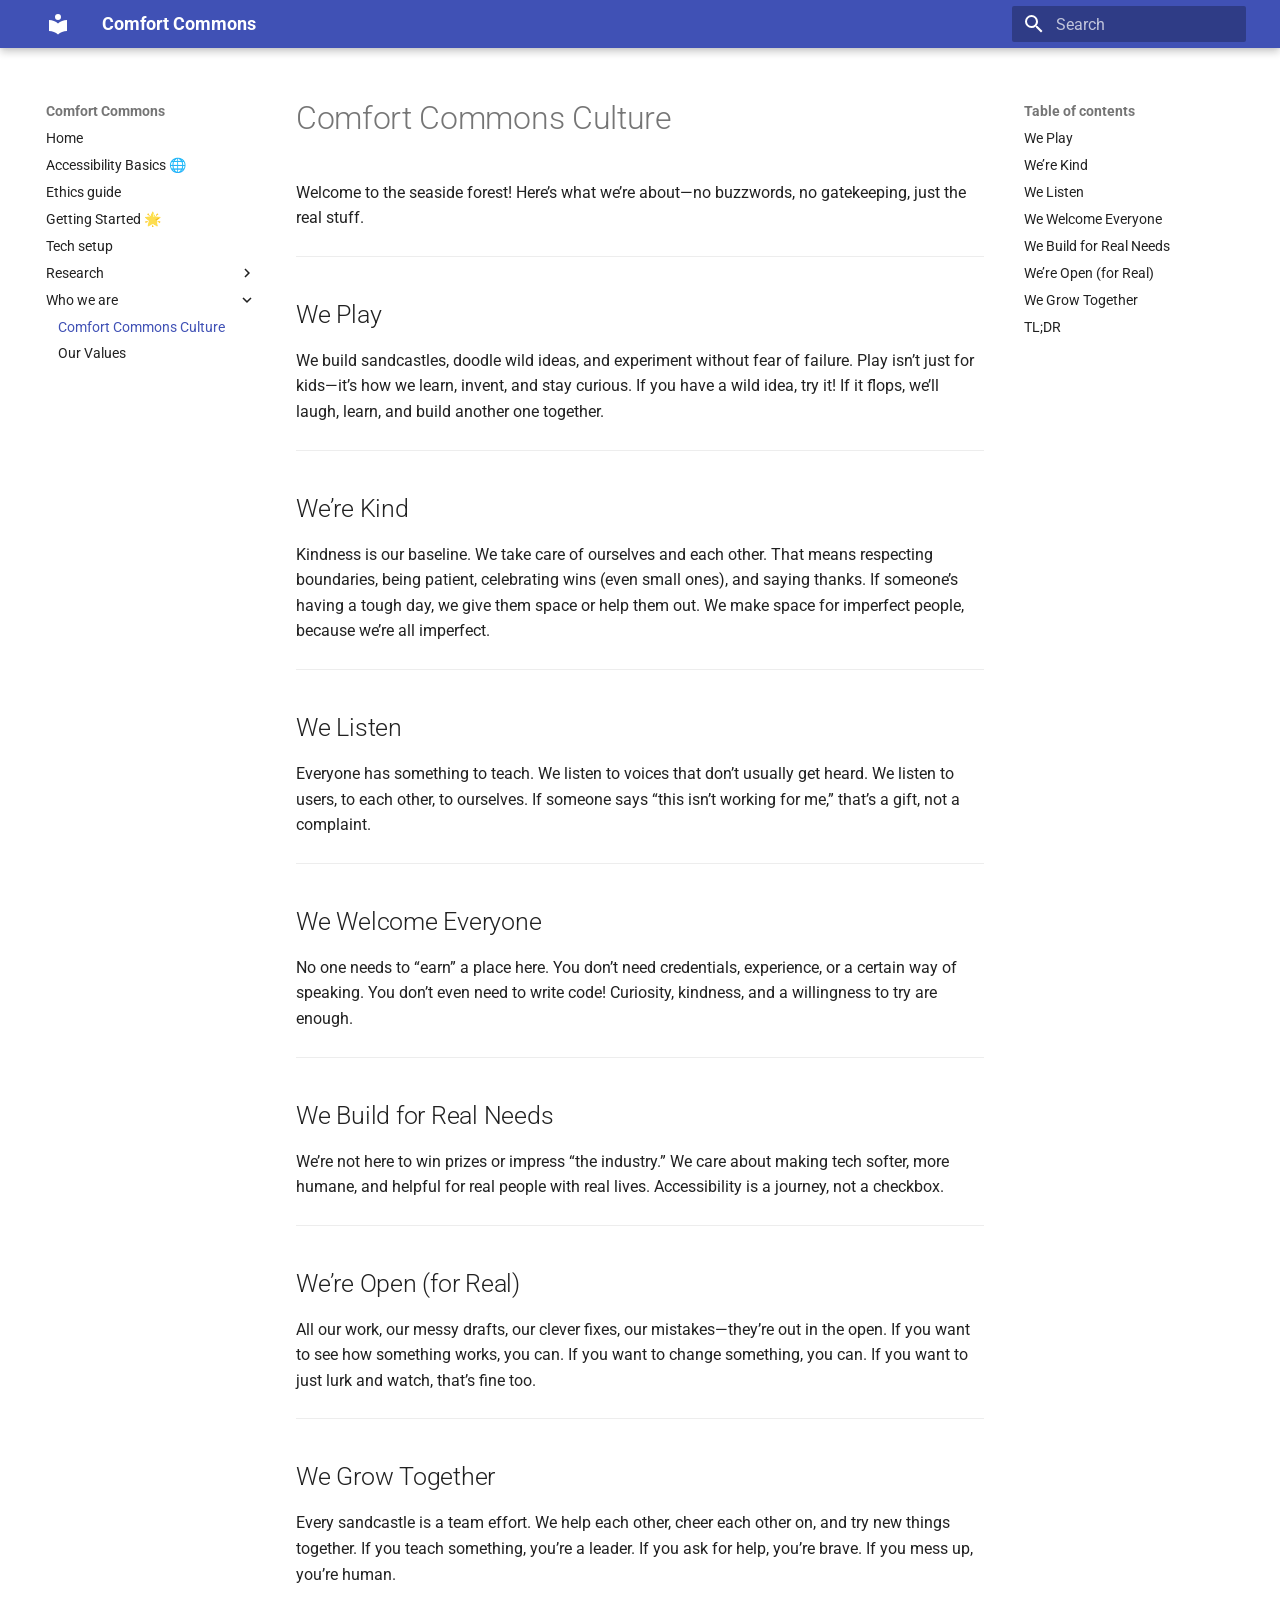
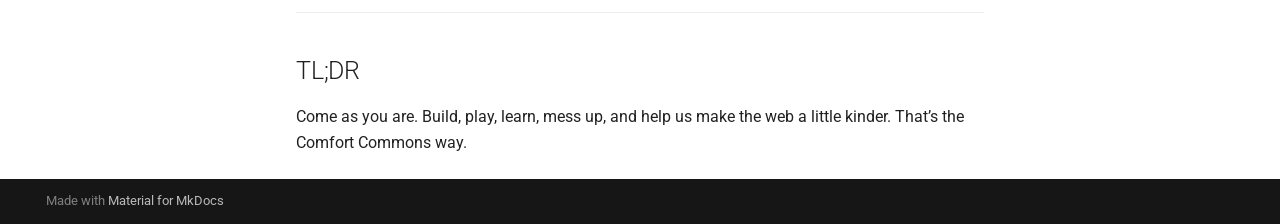
<file: Who we are/Our Culture/index.html>
<!doctype html>
<html lang="en" class="no-js">
  <head>
    
      <meta charset="utf-8">
      <meta name="viewport" content="width=device-width,initial-scale=1">
      
        <meta name="description" content="The Comfort Mode Toolkit Contributor Hub">
      
      
      
        <link rel="canonical" href="https://comfort-mode-toolkit.github.io/wiki/Who%20we%20are/Our%20Culture/">
      
      
        <link rel="prev" href="../../Research/social-media-ethics/">
      
      
        <link rel="next" href="../Our%20Values/">
      
      
      <link rel="icon" href="../../assets/images/favicon.png">
      <meta name="generator" content="mkdocs-1.6.1, mkdocs-material-9.6.16">
    
    
      
        <title>Comfort Commons Culture - Comfort Commons</title>
      
    
    
      <link rel="stylesheet" href="../../assets/stylesheets/main.7e37652d.min.css">
      
      


    
    
      
    
    
      
        
        
        <link rel="preconnect" href="https://fonts.gstatic.com" crossorigin>
        <link rel="stylesheet" href="https://fonts.googleapis.com/css?family=Roboto:300,300i,400,400i,700,700i%7CRoboto+Mono:400,400i,700,700i&display=fallback">
        <style>:root{--md-text-font:"Roboto";--md-code-font:"Roboto Mono"}</style>
      
    
    
    <script>__md_scope=new URL("../..",location),__md_hash=e=>[...e].reduce(((e,_)=>(e<<5)-e+_.charCodeAt(0)),0),__md_get=(e,_=localStorage,t=__md_scope)=>JSON.parse(_.getItem(t.pathname+"."+e)),__md_set=(e,_,t=localStorage,a=__md_scope)=>{try{t.setItem(a.pathname+"."+e,JSON.stringify(_))}catch(e){}}</script>
    
      

    
    
    
  </head>
  
  
    <body dir="ltr">
  
    
    <input class="md-toggle" data-md-toggle="drawer" type="checkbox" id="__drawer" autocomplete="off">
    <input class="md-toggle" data-md-toggle="search" type="checkbox" id="__search" autocomplete="off">
    <label class="md-overlay" for="__drawer"></label>
    <div data-md-component="skip">
      
        
        <a href="#comfort-commons-culture" class="md-skip">
          Skip to content
        </a>
      
    </div>
    <div data-md-component="announce">
      
    </div>
    
    
      

  

<header class="md-header md-header--shadow" data-md-component="header">
  <nav class="md-header__inner md-grid" aria-label="Header">
    <a href="../.." title="Comfort Commons" class="md-header__button md-logo" aria-label="Comfort Commons" data-md-component="logo">
      
  
  <svg xmlns="http://www.w3.org/2000/svg" viewBox="0 0 24 24"><path d="M12 8a3 3 0 0 0 3-3 3 3 0 0 0-3-3 3 3 0 0 0-3 3 3 3 0 0 0 3 3m0 3.54C9.64 9.35 6.5 8 3 8v11c3.5 0 6.64 1.35 9 3.54 2.36-2.19 5.5-3.54 9-3.54V8c-3.5 0-6.64 1.35-9 3.54"/></svg>

    </a>
    <label class="md-header__button md-icon" for="__drawer">
      
      <svg xmlns="http://www.w3.org/2000/svg" viewBox="0 0 24 24"><path d="M3 6h18v2H3zm0 5h18v2H3zm0 5h18v2H3z"/></svg>
    </label>
    <div class="md-header__title" data-md-component="header-title">
      <div class="md-header__ellipsis">
        <div class="md-header__topic">
          <span class="md-ellipsis">
            Comfort Commons
          </span>
        </div>
        <div class="md-header__topic" data-md-component="header-topic">
          <span class="md-ellipsis">
            
              Comfort Commons Culture
            
          </span>
        </div>
      </div>
    </div>
    
    
      <script>var palette=__md_get("__palette");if(palette&&palette.color){if("(prefers-color-scheme)"===palette.color.media){var media=matchMedia("(prefers-color-scheme: light)"),input=document.querySelector(media.matches?"[data-md-color-media='(prefers-color-scheme: light)']":"[data-md-color-media='(prefers-color-scheme: dark)']");palette.color.media=input.getAttribute("data-md-color-media"),palette.color.scheme=input.getAttribute("data-md-color-scheme"),palette.color.primary=input.getAttribute("data-md-color-primary"),palette.color.accent=input.getAttribute("data-md-color-accent")}for(var[key,value]of Object.entries(palette.color))document.body.setAttribute("data-md-color-"+key,value)}</script>
    
    
    
      
      
        <label class="md-header__button md-icon" for="__search">
          
          <svg xmlns="http://www.w3.org/2000/svg" viewBox="0 0 24 24"><path d="M9.5 3A6.5 6.5 0 0 1 16 9.5c0 1.61-.59 3.09-1.56 4.23l.27.27h.79l5 5-1.5 1.5-5-5v-.79l-.27-.27A6.52 6.52 0 0 1 9.5 16 6.5 6.5 0 0 1 3 9.5 6.5 6.5 0 0 1 9.5 3m0 2C7 5 5 7 5 9.5S7 14 9.5 14 14 12 14 9.5 12 5 9.5 5"/></svg>
        </label>
        <div class="md-search" data-md-component="search" role="dialog">
  <label class="md-search__overlay" for="__search"></label>
  <div class="md-search__inner" role="search">
    <form class="md-search__form" name="search">
      <input type="text" class="md-search__input" name="query" aria-label="Search" placeholder="Search" autocapitalize="off" autocorrect="off" autocomplete="off" spellcheck="false" data-md-component="search-query" required>
      <label class="md-search__icon md-icon" for="__search">
        
        <svg xmlns="http://www.w3.org/2000/svg" viewBox="0 0 24 24"><path d="M9.5 3A6.5 6.5 0 0 1 16 9.5c0 1.61-.59 3.09-1.56 4.23l.27.27h.79l5 5-1.5 1.5-5-5v-.79l-.27-.27A6.52 6.52 0 0 1 9.5 16 6.5 6.5 0 0 1 3 9.5 6.5 6.5 0 0 1 9.5 3m0 2C7 5 5 7 5 9.5S7 14 9.5 14 14 12 14 9.5 12 5 9.5 5"/></svg>
        
        <svg xmlns="http://www.w3.org/2000/svg" viewBox="0 0 24 24"><path d="M20 11v2H8l5.5 5.5-1.42 1.42L4.16 12l7.92-7.92L13.5 5.5 8 11z"/></svg>
      </label>
      <nav class="md-search__options" aria-label="Search">
        
        <button type="reset" class="md-search__icon md-icon" title="Clear" aria-label="Clear" tabindex="-1">
          
          <svg xmlns="http://www.w3.org/2000/svg" viewBox="0 0 24 24"><path d="M19 6.41 17.59 5 12 10.59 6.41 5 5 6.41 10.59 12 5 17.59 6.41 19 12 13.41 17.59 19 19 17.59 13.41 12z"/></svg>
        </button>
      </nav>
      
    </form>
    <div class="md-search__output">
      <div class="md-search__scrollwrap" tabindex="0" data-md-scrollfix>
        <div class="md-search-result" data-md-component="search-result">
          <div class="md-search-result__meta">
            Initializing search
          </div>
          <ol class="md-search-result__list" role="presentation"></ol>
        </div>
      </div>
    </div>
  </div>
</div>
      
    
    
  </nav>
  
</header>
    
    <div class="md-container" data-md-component="container">
      
      
        
          
        
      
      <main class="md-main" data-md-component="main">
        <div class="md-main__inner md-grid">
          
            
              
              <div class="md-sidebar md-sidebar--primary" data-md-component="sidebar" data-md-type="navigation" >
                <div class="md-sidebar__scrollwrap">
                  <div class="md-sidebar__inner">
                    



<nav class="md-nav md-nav--primary" aria-label="Navigation" data-md-level="0">
  <label class="md-nav__title" for="__drawer">
    <a href="../.." title="Comfort Commons" class="md-nav__button md-logo" aria-label="Comfort Commons" data-md-component="logo">
      
  
  <svg xmlns="http://www.w3.org/2000/svg" viewBox="0 0 24 24"><path d="M12 8a3 3 0 0 0 3-3 3 3 0 0 0-3-3 3 3 0 0 0-3 3 3 3 0 0 0 3 3m0 3.54C9.64 9.35 6.5 8 3 8v11c3.5 0 6.64 1.35 9 3.54 2.36-2.19 5.5-3.54 9-3.54V8c-3.5 0-6.64 1.35-9 3.54"/></svg>

    </a>
    Comfort Commons
  </label>
  
  <ul class="md-nav__list" data-md-scrollfix>
    
      
      
  
  
  
  
    <li class="md-nav__item">
      <a href="../.." class="md-nav__link">
        
  
  
  <span class="md-ellipsis">
    Home
    
  </span>
  

      </a>
    </li>
  

    
      
      
  
  
  
  
    <li class="md-nav__item">
      <a href="../../accessibility-basics/" class="md-nav__link">
        
  
  
  <span class="md-ellipsis">
    Accessibility Basics 🌐
    
  </span>
  

      </a>
    </li>
  

    
      
      
  
  
  
  
    <li class="md-nav__item">
      <a href="../../ethics-guide/" class="md-nav__link">
        
  
  
  <span class="md-ellipsis">
    Ethics guide
    
  </span>
  

      </a>
    </li>
  

    
      
      
  
  
  
  
    <li class="md-nav__item">
      <a href="../../getting-started/" class="md-nav__link">
        
  
  
  <span class="md-ellipsis">
    Getting Started 🌟
    
  </span>
  

      </a>
    </li>
  

    
      
      
  
  
  
  
    <li class="md-nav__item">
      <a href="../../tech-setup/" class="md-nav__link">
        
  
  
  <span class="md-ellipsis">
    Tech setup
    
  </span>
  

      </a>
    </li>
  

    
      
      
  
  
  
  
    
    
    
    
    
    <li class="md-nav__item md-nav__item--nested">
      
        
        
        <input class="md-nav__toggle md-toggle " type="checkbox" id="__nav_6" >
        
          
          <label class="md-nav__link" for="__nav_6" id="__nav_6_label" tabindex="0">
            
  
  
  <span class="md-ellipsis">
    Research
    
  </span>
  

            <span class="md-nav__icon md-icon"></span>
          </label>
        
        <nav class="md-nav" data-md-level="1" aria-labelledby="__nav_6_label" aria-expanded="false">
          <label class="md-nav__title" for="__nav_6">
            <span class="md-nav__icon md-icon"></span>
            Research
          </label>
          <ul class="md-nav__list" data-md-scrollfix>
            
              
                
  
  
  
  
    <li class="md-nav__item">
      <a href="../../Research/intro/" class="md-nav__link">
        
  
  
  <span class="md-ellipsis">
    Research Hub 🔬✨
    
  </span>
  

      </a>
    </li>
  

              
            
              
                
  
  
  
  
    <li class="md-nav__item">
      <a href="../../Research/research-ethics/" class="md-nav__link">
        
  
  
  <span class="md-ellipsis">
    Ethics Guide 🛡️✨
    
  </span>
  

      </a>
    </li>
  

              
            
              
                
  
  
  
  
    <li class="md-nav__item">
      <a href="../../Research/social-media-ethics/" class="md-nav__link">
        
  
  
  <span class="md-ellipsis">
    Social Media Ethics Guide 🌐✨
    
  </span>
  

      </a>
    </li>
  

              
            
          </ul>
        </nav>
      
    </li>
  

    
      
      
  
  
    
  
  
  
    
    
    
    
    
    <li class="md-nav__item md-nav__item--active md-nav__item--nested">
      
        
        
        <input class="md-nav__toggle md-toggle " type="checkbox" id="__nav_7" checked>
        
          
          <label class="md-nav__link" for="__nav_7" id="__nav_7_label" tabindex="0">
            
  
  
  <span class="md-ellipsis">
    Who we are
    
  </span>
  

            <span class="md-nav__icon md-icon"></span>
          </label>
        
        <nav class="md-nav" data-md-level="1" aria-labelledby="__nav_7_label" aria-expanded="true">
          <label class="md-nav__title" for="__nav_7">
            <span class="md-nav__icon md-icon"></span>
            Who we are
          </label>
          <ul class="md-nav__list" data-md-scrollfix>
            
              
                
  
  
    
  
  
  
    <li class="md-nav__item md-nav__item--active">
      
      <input class="md-nav__toggle md-toggle" type="checkbox" id="__toc">
      
      
        
      
      
        <label class="md-nav__link md-nav__link--active" for="__toc">
          
  
  
  <span class="md-ellipsis">
    Comfort Commons Culture
    
  </span>
  

          <span class="md-nav__icon md-icon"></span>
        </label>
      
      <a href="./" class="md-nav__link md-nav__link--active">
        
  
  
  <span class="md-ellipsis">
    Comfort Commons Culture
    
  </span>
  

      </a>
      
        

<nav class="md-nav md-nav--secondary" aria-label="Table of contents">
  
  
  
    
  
  
    <label class="md-nav__title" for="__toc">
      <span class="md-nav__icon md-icon"></span>
      Table of contents
    </label>
    <ul class="md-nav__list" data-md-component="toc" data-md-scrollfix>
      
        <li class="md-nav__item">
  <a href="#we-play" class="md-nav__link">
    <span class="md-ellipsis">
      We Play
    </span>
  </a>
  
</li>
      
        <li class="md-nav__item">
  <a href="#were-kind" class="md-nav__link">
    <span class="md-ellipsis">
      We’re Kind
    </span>
  </a>
  
</li>
      
        <li class="md-nav__item">
  <a href="#we-listen" class="md-nav__link">
    <span class="md-ellipsis">
      We Listen
    </span>
  </a>
  
</li>
      
        <li class="md-nav__item">
  <a href="#we-welcome-everyone" class="md-nav__link">
    <span class="md-ellipsis">
      We Welcome Everyone
    </span>
  </a>
  
</li>
      
        <li class="md-nav__item">
  <a href="#we-build-for-real-needs" class="md-nav__link">
    <span class="md-ellipsis">
      We Build for Real Needs
    </span>
  </a>
  
</li>
      
        <li class="md-nav__item">
  <a href="#were-open-for-real" class="md-nav__link">
    <span class="md-ellipsis">
      We’re Open (for Real)
    </span>
  </a>
  
</li>
      
        <li class="md-nav__item">
  <a href="#we-grow-together" class="md-nav__link">
    <span class="md-ellipsis">
      We Grow Together
    </span>
  </a>
  
</li>
      
        <li class="md-nav__item">
  <a href="#tldr" class="md-nav__link">
    <span class="md-ellipsis">
      TL;DR
    </span>
  </a>
  
</li>
      
    </ul>
  
</nav>
      
    </li>
  

              
            
              
                
  
  
  
  
    <li class="md-nav__item">
      <a href="../Our%20Values/" class="md-nav__link">
        
  
  
  <span class="md-ellipsis">
    Our Values
    
  </span>
  

      </a>
    </li>
  

              
            
          </ul>
        </nav>
      
    </li>
  

    
  </ul>
</nav>
                  </div>
                </div>
              </div>
            
            
              
              <div class="md-sidebar md-sidebar--secondary" data-md-component="sidebar" data-md-type="toc" >
                <div class="md-sidebar__scrollwrap">
                  <div class="md-sidebar__inner">
                    

<nav class="md-nav md-nav--secondary" aria-label="Table of contents">
  
  
  
    
  
  
    <label class="md-nav__title" for="__toc">
      <span class="md-nav__icon md-icon"></span>
      Table of contents
    </label>
    <ul class="md-nav__list" data-md-component="toc" data-md-scrollfix>
      
        <li class="md-nav__item">
  <a href="#we-play" class="md-nav__link">
    <span class="md-ellipsis">
      We Play
    </span>
  </a>
  
</li>
      
        <li class="md-nav__item">
  <a href="#were-kind" class="md-nav__link">
    <span class="md-ellipsis">
      We’re Kind
    </span>
  </a>
  
</li>
      
        <li class="md-nav__item">
  <a href="#we-listen" class="md-nav__link">
    <span class="md-ellipsis">
      We Listen
    </span>
  </a>
  
</li>
      
        <li class="md-nav__item">
  <a href="#we-welcome-everyone" class="md-nav__link">
    <span class="md-ellipsis">
      We Welcome Everyone
    </span>
  </a>
  
</li>
      
        <li class="md-nav__item">
  <a href="#we-build-for-real-needs" class="md-nav__link">
    <span class="md-ellipsis">
      We Build for Real Needs
    </span>
  </a>
  
</li>
      
        <li class="md-nav__item">
  <a href="#were-open-for-real" class="md-nav__link">
    <span class="md-ellipsis">
      We’re Open (for Real)
    </span>
  </a>
  
</li>
      
        <li class="md-nav__item">
  <a href="#we-grow-together" class="md-nav__link">
    <span class="md-ellipsis">
      We Grow Together
    </span>
  </a>
  
</li>
      
        <li class="md-nav__item">
  <a href="#tldr" class="md-nav__link">
    <span class="md-ellipsis">
      TL;DR
    </span>
  </a>
  
</li>
      
    </ul>
  
</nav>
                  </div>
                </div>
              </div>
            
          
          
            <div class="md-content" data-md-component="content">
              <article class="md-content__inner md-typeset">
                
                  



<h1 id="comfort-commons-culture">Comfort Commons Culture</h1>
<p>Welcome to the seaside forest! Here’s what we’re about—no buzzwords, no gatekeeping, just the real stuff.</p>
<hr />
<h2 id="we-play">We Play</h2>
<p>We build sandcastles, doodle wild ideas, and experiment without fear of failure. Play isn’t just for kids—it’s how we learn, invent, and stay curious. If you have a wild idea, try it! If it flops, we’ll laugh, learn, and build another one together.</p>
<hr />
<h2 id="were-kind">We’re Kind</h2>
<p>Kindness is our baseline. We take care of ourselves and each other. That means respecting boundaries, being patient, celebrating wins (even small ones), and saying thanks. If someone’s having a tough day, we give them space or help them out. We make space for imperfect people, because we’re all imperfect.</p>
<hr />
<h2 id="we-listen">We Listen</h2>
<p>Everyone has something to teach. We listen to voices that don’t usually get heard. We listen to users, to each other, to ourselves. If someone says “this isn’t working for me,” that’s a gift, not a complaint.</p>
<hr />
<h2 id="we-welcome-everyone">We Welcome Everyone</h2>
<p>No one needs to “earn” a place here. You don’t need credentials, experience, or a certain way of speaking. You don’t even need to write code! Curiosity, kindness, and a willingness to try are enough.</p>
<hr />
<h2 id="we-build-for-real-needs">We Build for Real Needs</h2>
<p>We’re not here to win prizes or impress “the industry.” We care about making tech softer, more humane, and helpful for real people with real lives. Accessibility is a journey, not a checkbox.</p>
<hr />
<h2 id="were-open-for-real">We’re Open (for Real)</h2>
<p>All our work, our messy drafts, our clever fixes, our mistakes—they’re out in the open. If you want to see how something works, you can. If you want to change something, you can. If you want to just lurk and watch, that’s fine too.</p>
<hr />
<h2 id="we-grow-together">We Grow Together</h2>
<p>Every sandcastle is a team effort. We help each other, cheer each other on, and try new things together. If you teach something, you’re a leader. If you ask for help, you’re brave. If you mess up, you’re human.</p>
<hr />
<h2 id="tldr">TL;DR</h2>
<p>Come as you are. Build, play, learn, mess up, and help us make the web a little kinder. That’s the Comfort Commons way.</p>












                
              </article>
            </div>
          
          
<script>var target=document.getElementById(location.hash.slice(1));target&&target.name&&(target.checked=target.name.startsWith("__tabbed_"))</script>
        </div>
        
      </main>
      
        <footer class="md-footer">
  
  <div class="md-footer-meta md-typeset">
    <div class="md-footer-meta__inner md-grid">
      <div class="md-copyright">
  
  
    Made with
    <a href="https://squidfunk.github.io/mkdocs-material/" target="_blank" rel="noopener">
      Material for MkDocs
    </a>
  
</div>
      
    </div>
  </div>
</footer>
      
    </div>
    <div class="md-dialog" data-md-component="dialog">
      <div class="md-dialog__inner md-typeset"></div>
    </div>
    
    
    
      
      <script id="__config" type="application/json">{"base": "../..", "features": [], "search": "../../assets/javascripts/workers/search.d50fe291.min.js", "tags": null, "translations": {"clipboard.copied": "Copied to clipboard", "clipboard.copy": "Copy to clipboard", "search.result.more.one": "1 more on this page", "search.result.more.other": "# more on this page", "search.result.none": "No matching documents", "search.result.one": "1 matching document", "search.result.other": "# matching documents", "search.result.placeholder": "Type to start searching", "search.result.term.missing": "Missing", "select.version": "Select version"}, "version": null}</script>
    
    
      <script src="../../assets/javascripts/bundle.50899def.min.js"></script>
      
    
  </body>
</html>
</file>
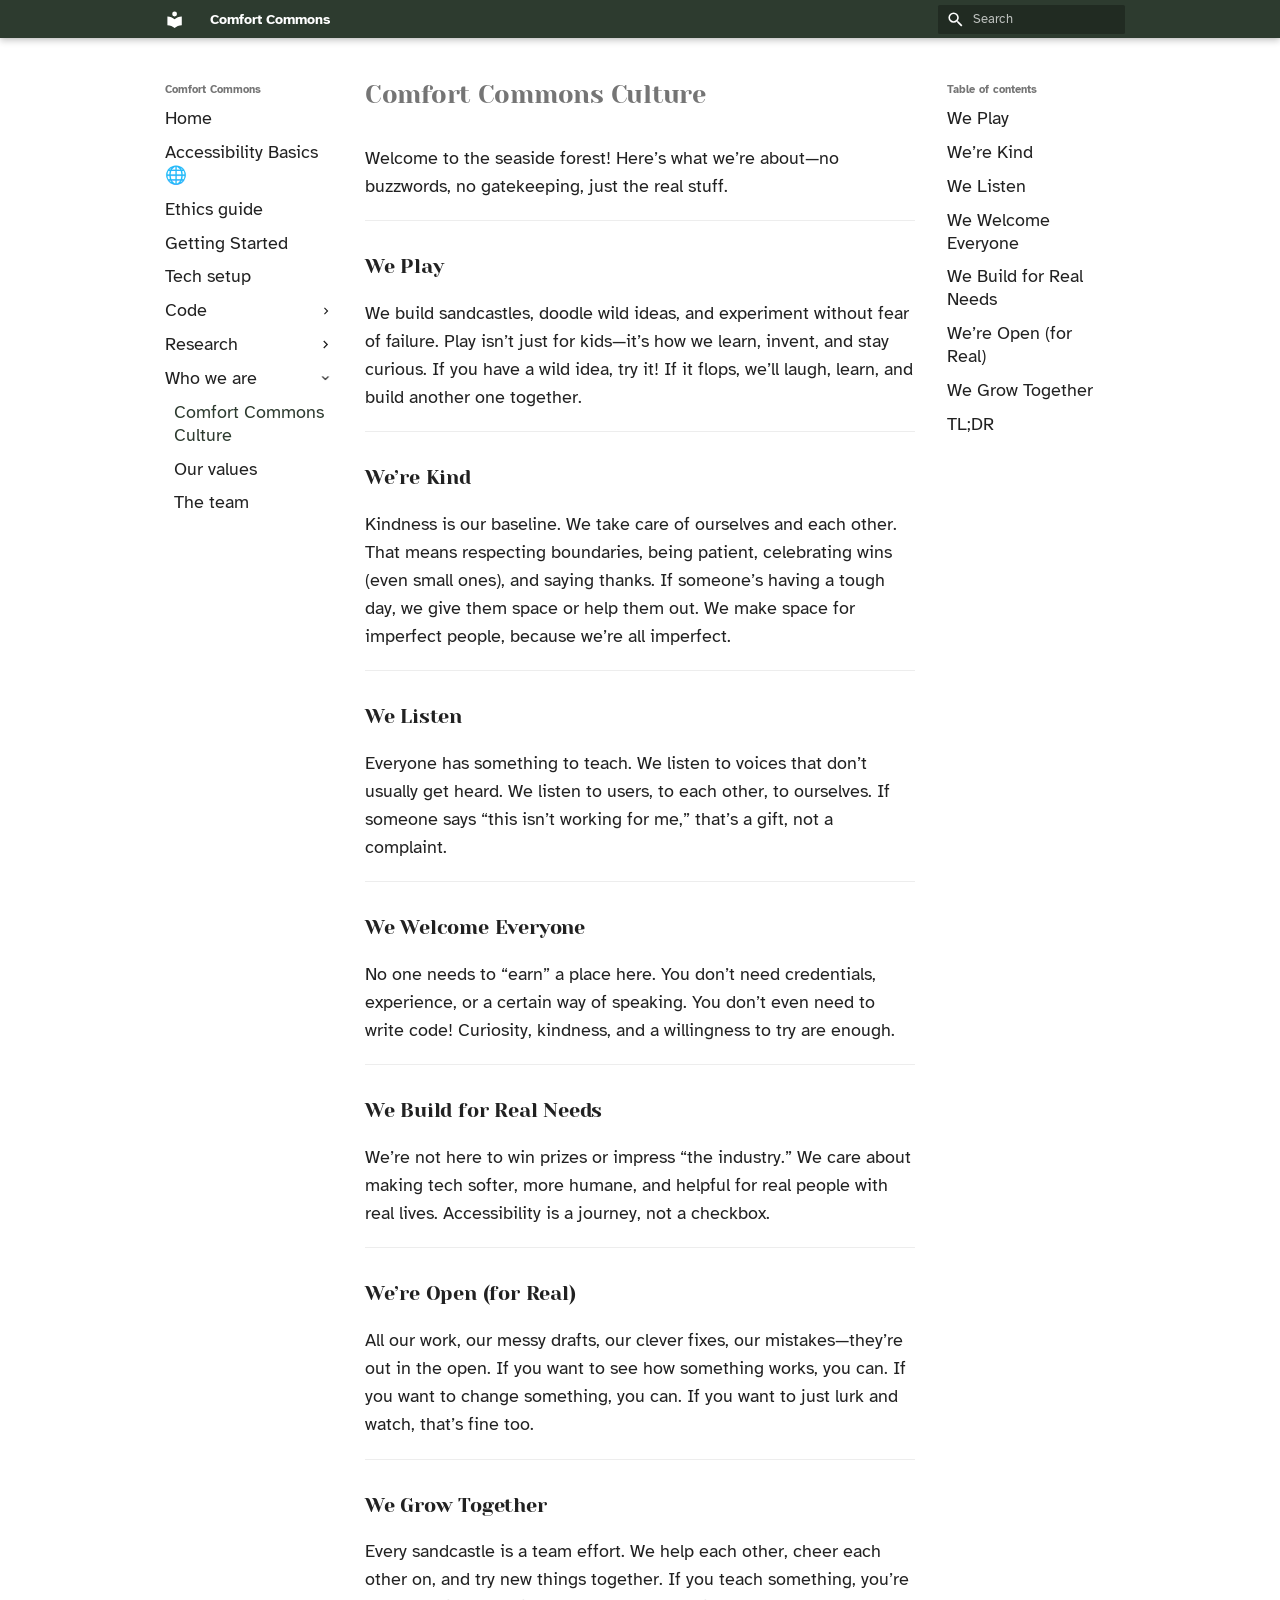
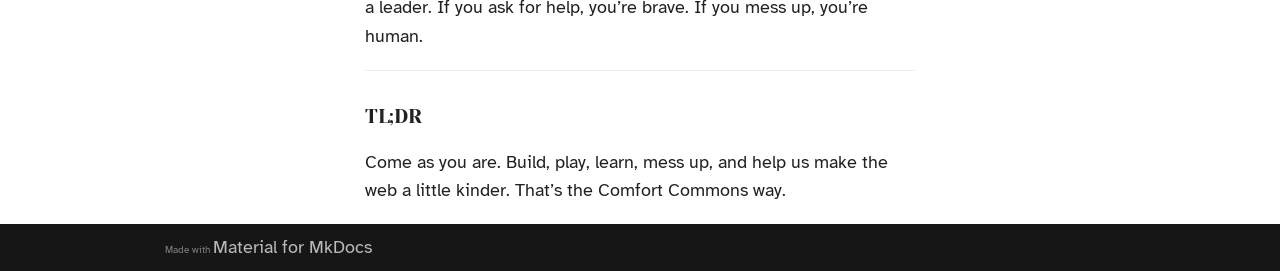
<file: who we are/our culture/index.html>
<!doctype html>
<html lang="en" class="no-js">
  <head>
    
      <meta charset="utf-8">
      <meta name="viewport" content="width=device-width,initial-scale=1">
      
        <meta name="description" content="The Comfort Mode Toolkit Contributor Hub">
      
      
      
        <link rel="canonical" href="https://comfort-mode-toolkit.github.io/wiki/who%20we%20are/our%20culture/">
      
      
        <link rel="prev" href="../../research/social-media-ethics/">
      
      
        <link rel="next" href="../our%20values/">
      
      
      <link rel="icon" href="../../assets/images/favicon.png">
      <meta name="generator" content="mkdocs-1.6.1, mkdocs-material-9.6.21">
    
    
      
        <title>Comfort Commons Culture - Comfort Commons</title>
      
    
    
      <link rel="stylesheet" href="../../assets/stylesheets/main.2a3383ac.min.css">
      
        
        <link rel="stylesheet" href="../../assets/stylesheets/palette.06af60db.min.css">
      
      


    
    
      
    
    
      
        
        
        <link rel="preconnect" href="https://fonts.gstatic.com" crossorigin>
        <link rel="stylesheet" href="https://fonts.googleapis.com/css?family=Atkinson+Hyperlegible:300,300i,400,400i,700,700i%7CRoboto+Mono:400,400i,700,700i&display=fallback">
        <style>:root{--md-text-font:"Atkinson Hyperlegible";--md-code-font:"Roboto Mono"}</style>
      
    
    
      <link rel="stylesheet" href="../../stylesheets/extra.css">
    
    <script>__md_scope=new URL("../..",location),__md_hash=e=>[...e].reduce(((e,_)=>(e<<5)-e+_.charCodeAt(0)),0),__md_get=(e,_=localStorage,t=__md_scope)=>JSON.parse(_.getItem(t.pathname+"."+e)),__md_set=(e,_,t=localStorage,a=__md_scope)=>{try{t.setItem(a.pathname+"."+e,JSON.stringify(_))}catch(e){}}</script>
    
      
  


  
  

<script id="__analytics">function __md_analytics(){function e(){dataLayer.push(arguments)}window.dataLayer=window.dataLayer||[],e("js",new Date),e("config","G-C8JPXHVLCH"),document.addEventListener("DOMContentLoaded",(function(){document.forms.search&&document.forms.search.query.addEventListener("blur",(function(){this.value&&e("event","search",{search_term:this.value})}));document$.subscribe((function(){var t=document.forms.feedback;if(void 0!==t)for(var a of t.querySelectorAll("[type=submit]"))a.addEventListener("click",(function(a){a.preventDefault();var n=document.location.pathname,d=this.getAttribute("data-md-value");e("event","feedback",{page:n,data:d}),t.firstElementChild.disabled=!0;var r=t.querySelector(".md-feedback__note [data-md-value='"+d+"']");r&&(r.hidden=!1)})),t.hidden=!1})),location$.subscribe((function(t){e("config","G-C8JPXHVLCH",{page_path:t.pathname})}))}));var t=document.createElement("script");t.async=!0,t.src="https://www.googletagmanager.com/gtag/js?id=G-C8JPXHVLCH",document.getElementById("__analytics").insertAdjacentElement("afterEnd",t)}</script>
  
    <script>"undefined"!=typeof __md_analytics&&__md_analytics()</script>
  

    
    
    
  </head>
  
  
    
    
    
    
    
    <body dir="ltr" data-md-color-scheme="default" data-md-color-primary="custom" data-md-color-accent="indigo">
  
    
    <input class="md-toggle" data-md-toggle="drawer" type="checkbox" id="__drawer" autocomplete="off">
    <input class="md-toggle" data-md-toggle="search" type="checkbox" id="__search" autocomplete="off">
    <label class="md-overlay" for="__drawer"></label>
    <div data-md-component="skip">
      
        
        <a href="#comfort-commons-culture" class="md-skip">
          Skip to content
        </a>
      
    </div>
    <div data-md-component="announce">
      
    </div>
    
    
      

  

<header class="md-header md-header--shadow" data-md-component="header">
  <nav class="md-header__inner md-grid" aria-label="Header">
    <a href="../.." title="Comfort Commons" class="md-header__button md-logo" aria-label="Comfort Commons" data-md-component="logo">
      
  
  <svg xmlns="http://www.w3.org/2000/svg" viewBox="0 0 24 24"><path d="M12 8a3 3 0 0 0 3-3 3 3 0 0 0-3-3 3 3 0 0 0-3 3 3 3 0 0 0 3 3m0 3.54C9.64 9.35 6.5 8 3 8v11c3.5 0 6.64 1.35 9 3.54 2.36-2.19 5.5-3.54 9-3.54V8c-3.5 0-6.64 1.35-9 3.54"/></svg>

    </a>
    <label class="md-header__button md-icon" for="__drawer">
      
      <svg xmlns="http://www.w3.org/2000/svg" viewBox="0 0 24 24"><path d="M3 6h18v2H3zm0 5h18v2H3zm0 5h18v2H3z"/></svg>
    </label>
    <div class="md-header__title" data-md-component="header-title">
      <div class="md-header__ellipsis">
        <div class="md-header__topic">
          <span class="md-ellipsis">
            Comfort Commons
          </span>
        </div>
        <div class="md-header__topic" data-md-component="header-topic">
          <span class="md-ellipsis">
            
              Comfort Commons Culture
            
          </span>
        </div>
      </div>
    </div>
    
      
    
    
    
    
      
      
        <label class="md-header__button md-icon" for="__search">
          
          <svg xmlns="http://www.w3.org/2000/svg" viewBox="0 0 24 24"><path d="M9.5 3A6.5 6.5 0 0 1 16 9.5c0 1.61-.59 3.09-1.56 4.23l.27.27h.79l5 5-1.5 1.5-5-5v-.79l-.27-.27A6.52 6.52 0 0 1 9.5 16 6.5 6.5 0 0 1 3 9.5 6.5 6.5 0 0 1 9.5 3m0 2C7 5 5 7 5 9.5S7 14 9.5 14 14 12 14 9.5 12 5 9.5 5"/></svg>
        </label>
        <div class="md-search" data-md-component="search" role="dialog">
  <label class="md-search__overlay" for="__search"></label>
  <div class="md-search__inner" role="search">
    <form class="md-search__form" name="search">
      <input type="text" class="md-search__input" name="query" aria-label="Search" placeholder="Search" autocapitalize="off" autocorrect="off" autocomplete="off" spellcheck="false" data-md-component="search-query" required>
      <label class="md-search__icon md-icon" for="__search">
        
        <svg xmlns="http://www.w3.org/2000/svg" viewBox="0 0 24 24"><path d="M9.5 3A6.5 6.5 0 0 1 16 9.5c0 1.61-.59 3.09-1.56 4.23l.27.27h.79l5 5-1.5 1.5-5-5v-.79l-.27-.27A6.52 6.52 0 0 1 9.5 16 6.5 6.5 0 0 1 3 9.5 6.5 6.5 0 0 1 9.5 3m0 2C7 5 5 7 5 9.5S7 14 9.5 14 14 12 14 9.5 12 5 9.5 5"/></svg>
        
        <svg xmlns="http://www.w3.org/2000/svg" viewBox="0 0 24 24"><path d="M20 11v2H8l5.5 5.5-1.42 1.42L4.16 12l7.92-7.92L13.5 5.5 8 11z"/></svg>
      </label>
      <nav class="md-search__options" aria-label="Search">
        
        <button type="reset" class="md-search__icon md-icon" title="Clear" aria-label="Clear" tabindex="-1">
          
          <svg xmlns="http://www.w3.org/2000/svg" viewBox="0 0 24 24"><path d="M19 6.41 17.59 5 12 10.59 6.41 5 5 6.41 10.59 12 5 17.59 6.41 19 12 13.41 17.59 19 19 17.59 13.41 12z"/></svg>
        </button>
      </nav>
      
    </form>
    <div class="md-search__output">
      <div class="md-search__scrollwrap" tabindex="0" data-md-scrollfix>
        <div class="md-search-result" data-md-component="search-result">
          <div class="md-search-result__meta">
            Initializing search
          </div>
          <ol class="md-search-result__list" role="presentation"></ol>
        </div>
      </div>
    </div>
  </div>
</div>
      
    
    
  </nav>
  
</header>
    
    <div class="md-container" data-md-component="container">
      
      
        
          
        
      
      <main class="md-main" data-md-component="main">
        <div class="md-main__inner md-grid">
          
            
              
              <div class="md-sidebar md-sidebar--primary" data-md-component="sidebar" data-md-type="navigation" >
                <div class="md-sidebar__scrollwrap">
                  <div class="md-sidebar__inner">
                    



<nav class="md-nav md-nav--primary" aria-label="Navigation" data-md-level="0">
  <label class="md-nav__title" for="__drawer">
    <a href="../.." title="Comfort Commons" class="md-nav__button md-logo" aria-label="Comfort Commons" data-md-component="logo">
      
  
  <svg xmlns="http://www.w3.org/2000/svg" viewBox="0 0 24 24"><path d="M12 8a3 3 0 0 0 3-3 3 3 0 0 0-3-3 3 3 0 0 0-3 3 3 3 0 0 0 3 3m0 3.54C9.64 9.35 6.5 8 3 8v11c3.5 0 6.64 1.35 9 3.54 2.36-2.19 5.5-3.54 9-3.54V8c-3.5 0-6.64 1.35-9 3.54"/></svg>

    </a>
    Comfort Commons
  </label>
  
  <ul class="md-nav__list" data-md-scrollfix>
    
      
      
  
  
  
  
    <li class="md-nav__item">
      <a href="../.." class="md-nav__link">
        
  
  
  <span class="md-ellipsis">
    Home
    
  </span>
  

      </a>
    </li>
  

    
      
      
  
  
  
  
    <li class="md-nav__item">
      <a href="../../accessibility-basics/" class="md-nav__link">
        
  
  
  <span class="md-ellipsis">
    Accessibility Basics 🌐
    
  </span>
  

      </a>
    </li>
  

    
      
      
  
  
  
  
    <li class="md-nav__item">
      <a href="../../ethics-guide/" class="md-nav__link">
        
  
  
  <span class="md-ellipsis">
    Ethics guide
    
  </span>
  

      </a>
    </li>
  

    
      
      
  
  
  
  
    <li class="md-nav__item">
      <a href="../../getting-started/" class="md-nav__link">
        
  
  
  <span class="md-ellipsis">
    Getting Started
    
  </span>
  

      </a>
    </li>
  

    
      
      
  
  
  
  
    <li class="md-nav__item">
      <a href="../../tech-setup/" class="md-nav__link">
        
  
  
  <span class="md-ellipsis">
    Tech setup
    
  </span>
  

      </a>
    </li>
  

    
      
      
  
  
  
  
    
    
    
    
    
    <li class="md-nav__item md-nav__item--nested">
      
        
        
        <input class="md-nav__toggle md-toggle " type="checkbox" id="__nav_6" >
        
          
          <label class="md-nav__link" for="__nav_6" id="__nav_6_label" tabindex="0">
            
  
  
  <span class="md-ellipsis">
    Code
    
  </span>
  

            <span class="md-nav__icon md-icon"></span>
          </label>
        
        <nav class="md-nav" data-md-level="1" aria-labelledby="__nav_6_label" aria-expanded="false">
          <label class="md-nav__title" for="__nav_6">
            <span class="md-nav__icon md-icon"></span>
            Code
          </label>
          <ul class="md-nav__list" data-md-scrollfix>
            
              
                
  
  
  
  
    <li class="md-nav__item">
      <a href="../../code/code-how-to/" class="md-nav__link">
        
  
  
  <span class="md-ellipsis">
    How to code
    
  </span>
  

      </a>
    </li>
  

              
            
          </ul>
        </nav>
      
    </li>
  

    
      
      
  
  
  
  
    
    
    
    
    
    <li class="md-nav__item md-nav__item--nested">
      
        
        
        <input class="md-nav__toggle md-toggle " type="checkbox" id="__nav_7" >
        
          
          <label class="md-nav__link" for="__nav_7" id="__nav_7_label" tabindex="0">
            
  
  
  <span class="md-ellipsis">
    Research
    
  </span>
  

            <span class="md-nav__icon md-icon"></span>
          </label>
        
        <nav class="md-nav" data-md-level="1" aria-labelledby="__nav_7_label" aria-expanded="false">
          <label class="md-nav__title" for="__nav_7">
            <span class="md-nav__icon md-icon"></span>
            Research
          </label>
          <ul class="md-nav__list" data-md-scrollfix>
            
              
                
  
  
  
  
    <li class="md-nav__item">
      <a href="../../research/how-to-research/" class="md-nav__link">
        
  
  
  <span class="md-ellipsis">
    Research How-To 🔍
    
  </span>
  

      </a>
    </li>
  

              
            
              
                
  
  
  
  
    <li class="md-nav__item">
      <a href="../../research/intro/" class="md-nav__link">
        
  
  
  <span class="md-ellipsis">
    Research Hub 🔬
    
  </span>
  

      </a>
    </li>
  

              
            
              
                
  
  
  
  
    <li class="md-nav__item">
      <a href="../../research/research-ethics/" class="md-nav__link">
        
  
  
  <span class="md-ellipsis">
    Ethics Guide 🛡️
    
  </span>
  

      </a>
    </li>
  

              
            
              
                
  
  
  
  
    <li class="md-nav__item">
      <a href="../../research/social-media-ethics/" class="md-nav__link">
        
  
  
  <span class="md-ellipsis">
    Social Media Ethics Guide 🌐
    
  </span>
  

      </a>
    </li>
  

              
            
          </ul>
        </nav>
      
    </li>
  

    
      
      
  
  
    
  
  
  
    
    
    
    
    
    <li class="md-nav__item md-nav__item--active md-nav__item--nested">
      
        
        
        <input class="md-nav__toggle md-toggle " type="checkbox" id="__nav_8" checked>
        
          
          <label class="md-nav__link" for="__nav_8" id="__nav_8_label" tabindex="0">
            
  
  
  <span class="md-ellipsis">
    Who we are
    
  </span>
  

            <span class="md-nav__icon md-icon"></span>
          </label>
        
        <nav class="md-nav" data-md-level="1" aria-labelledby="__nav_8_label" aria-expanded="true">
          <label class="md-nav__title" for="__nav_8">
            <span class="md-nav__icon md-icon"></span>
            Who we are
          </label>
          <ul class="md-nav__list" data-md-scrollfix>
            
              
                
  
  
    
  
  
  
    <li class="md-nav__item md-nav__item--active">
      
      <input class="md-nav__toggle md-toggle" type="checkbox" id="__toc">
      
      
        
      
      
        <label class="md-nav__link md-nav__link--active" for="__toc">
          
  
  
  <span class="md-ellipsis">
    Comfort Commons Culture
    
  </span>
  

          <span class="md-nav__icon md-icon"></span>
        </label>
      
      <a href="./" class="md-nav__link md-nav__link--active">
        
  
  
  <span class="md-ellipsis">
    Comfort Commons Culture
    
  </span>
  

      </a>
      
        

<nav class="md-nav md-nav--secondary" aria-label="Table of contents">
  
  
  
    
  
  
    <label class="md-nav__title" for="__toc">
      <span class="md-nav__icon md-icon"></span>
      Table of contents
    </label>
    <ul class="md-nav__list" data-md-component="toc" data-md-scrollfix>
      
        <li class="md-nav__item">
  <a href="#we-play" class="md-nav__link">
    <span class="md-ellipsis">
      We Play
    </span>
  </a>
  
</li>
      
        <li class="md-nav__item">
  <a href="#were-kind" class="md-nav__link">
    <span class="md-ellipsis">
      We’re Kind
    </span>
  </a>
  
</li>
      
        <li class="md-nav__item">
  <a href="#we-listen" class="md-nav__link">
    <span class="md-ellipsis">
      We Listen
    </span>
  </a>
  
</li>
      
        <li class="md-nav__item">
  <a href="#we-welcome-everyone" class="md-nav__link">
    <span class="md-ellipsis">
      We Welcome Everyone
    </span>
  </a>
  
</li>
      
        <li class="md-nav__item">
  <a href="#we-build-for-real-needs" class="md-nav__link">
    <span class="md-ellipsis">
      We Build for Real Needs
    </span>
  </a>
  
</li>
      
        <li class="md-nav__item">
  <a href="#were-open-for-real" class="md-nav__link">
    <span class="md-ellipsis">
      We’re Open (for Real)
    </span>
  </a>
  
</li>
      
        <li class="md-nav__item">
  <a href="#we-grow-together" class="md-nav__link">
    <span class="md-ellipsis">
      We Grow Together
    </span>
  </a>
  
</li>
      
        <li class="md-nav__item">
  <a href="#tldr" class="md-nav__link">
    <span class="md-ellipsis">
      TL;DR
    </span>
  </a>
  
</li>
      
    </ul>
  
</nav>
      
    </li>
  

              
            
              
                
  
  
  
  
    <li class="md-nav__item">
      <a href="../our%20values/" class="md-nav__link">
        
  
  
  <span class="md-ellipsis">
    Our values
    
  </span>
  

      </a>
    </li>
  

              
            
              
                
  
  
  
  
    <li class="md-nav__item">
      <a href="../the%20team/" class="md-nav__link">
        
  
  
  <span class="md-ellipsis">
    The team
    
  </span>
  

      </a>
    </li>
  

              
            
          </ul>
        </nav>
      
    </li>
  

    
  </ul>
</nav>
                  </div>
                </div>
              </div>
            
            
              
              <div class="md-sidebar md-sidebar--secondary" data-md-component="sidebar" data-md-type="toc" >
                <div class="md-sidebar__scrollwrap">
                  <div class="md-sidebar__inner">
                    

<nav class="md-nav md-nav--secondary" aria-label="Table of contents">
  
  
  
    
  
  
    <label class="md-nav__title" for="__toc">
      <span class="md-nav__icon md-icon"></span>
      Table of contents
    </label>
    <ul class="md-nav__list" data-md-component="toc" data-md-scrollfix>
      
        <li class="md-nav__item">
  <a href="#we-play" class="md-nav__link">
    <span class="md-ellipsis">
      We Play
    </span>
  </a>
  
</li>
      
        <li class="md-nav__item">
  <a href="#were-kind" class="md-nav__link">
    <span class="md-ellipsis">
      We’re Kind
    </span>
  </a>
  
</li>
      
        <li class="md-nav__item">
  <a href="#we-listen" class="md-nav__link">
    <span class="md-ellipsis">
      We Listen
    </span>
  </a>
  
</li>
      
        <li class="md-nav__item">
  <a href="#we-welcome-everyone" class="md-nav__link">
    <span class="md-ellipsis">
      We Welcome Everyone
    </span>
  </a>
  
</li>
      
        <li class="md-nav__item">
  <a href="#we-build-for-real-needs" class="md-nav__link">
    <span class="md-ellipsis">
      We Build for Real Needs
    </span>
  </a>
  
</li>
      
        <li class="md-nav__item">
  <a href="#were-open-for-real" class="md-nav__link">
    <span class="md-ellipsis">
      We’re Open (for Real)
    </span>
  </a>
  
</li>
      
        <li class="md-nav__item">
  <a href="#we-grow-together" class="md-nav__link">
    <span class="md-ellipsis">
      We Grow Together
    </span>
  </a>
  
</li>
      
        <li class="md-nav__item">
  <a href="#tldr" class="md-nav__link">
    <span class="md-ellipsis">
      TL;DR
    </span>
  </a>
  
</li>
      
    </ul>
  
</nav>
                  </div>
                </div>
              </div>
            
          
          
            <div class="md-content" data-md-component="content">
              <article class="md-content__inner md-typeset">
                
                  



<h1 id="comfort-commons-culture">Comfort Commons Culture</h1>
<p>Welcome to the seaside forest! Here’s what we’re about—no buzzwords, no gatekeeping, just the real stuff.</p>
<hr />
<h2 id="we-play">We Play</h2>
<p>We build sandcastles, doodle wild ideas, and experiment without fear of failure. Play isn’t just for kids—it’s how we learn, invent, and stay curious. If you have a wild idea, try it! If it flops, we’ll laugh, learn, and build another one together.</p>
<hr />
<h2 id="were-kind">We’re Kind</h2>
<p>Kindness is our baseline. We take care of ourselves and each other. That means respecting boundaries, being patient, celebrating wins (even small ones), and saying thanks. If someone’s having a tough day, we give them space or help them out. We make space for imperfect people, because we’re all imperfect.</p>
<hr />
<h2 id="we-listen">We Listen</h2>
<p>Everyone has something to teach. We listen to voices that don’t usually get heard. We listen to users, to each other, to ourselves. If someone says “this isn’t working for me,” that’s a gift, not a complaint.</p>
<hr />
<h2 id="we-welcome-everyone">We Welcome Everyone</h2>
<p>No one needs to “earn” a place here. You don’t need credentials, experience, or a certain way of speaking. You don’t even need to write code! Curiosity, kindness, and a willingness to try are enough.</p>
<hr />
<h2 id="we-build-for-real-needs">We Build for Real Needs</h2>
<p>We’re not here to win prizes or impress “the industry.” We care about making tech softer, more humane, and helpful for real people with real lives. Accessibility is a journey, not a checkbox.</p>
<hr />
<h2 id="were-open-for-real">We’re Open (for Real)</h2>
<p>All our work, our messy drafts, our clever fixes, our mistakes—they’re out in the open. If you want to see how something works, you can. If you want to change something, you can. If you want to just lurk and watch, that’s fine too.</p>
<hr />
<h2 id="we-grow-together">We Grow Together</h2>
<p>Every sandcastle is a team effort. We help each other, cheer each other on, and try new things together. If you teach something, you’re a leader. If you ask for help, you’re brave. If you mess up, you’re human.</p>
<hr />
<h2 id="tldr">TL;DR</h2>
<p>Come as you are. Build, play, learn, mess up, and help us make the web a little kinder. That’s the Comfort Commons way.</p>









  




                
              </article>
            </div>
          
          
<script>var target=document.getElementById(location.hash.slice(1));target&&target.name&&(target.checked=target.name.startsWith("__tabbed_"))</script>
        </div>
        
      </main>
      
        <footer class="md-footer">
  
  <div class="md-footer-meta md-typeset">
    <div class="md-footer-meta__inner md-grid">
      <div class="md-copyright">
  
  
    Made with
    <a href="https://squidfunk.github.io/mkdocs-material/" target="_blank" rel="noopener">
      Material for MkDocs
    </a>
  
</div>
      
    </div>
  </div>
</footer>
      
    </div>
    <div class="md-dialog" data-md-component="dialog">
      <div class="md-dialog__inner md-typeset"></div>
    </div>
    
    
    
      
      <script id="__config" type="application/json">{"base": "../..", "features": ["content.action.edit"], "search": "../../assets/javascripts/workers/search.973d3a69.min.js", "tags": null, "translations": {"clipboard.copied": "Copied to clipboard", "clipboard.copy": "Copy to clipboard", "search.result.more.one": "1 more on this page", "search.result.more.other": "# more on this page", "search.result.none": "No matching documents", "search.result.one": "1 matching document", "search.result.other": "# matching documents", "search.result.placeholder": "Type to start searching", "search.result.term.missing": "Missing", "select.version": "Select version"}, "version": null}</script>
    
    
      <script src="../../assets/javascripts/bundle.f55a23d4.min.js"></script>
      
    
  </body>
</html>
</file>
<file: stylesheets/extra.css>
@import url('https://fonts.googleapis.com/css2?family=Yeseva+One&display=swap');

@import url('https://fonts.googleapis.com/css2?family=Atkinson+Hyperlegible:ital,wght@0,400;0,700;1,400;1,700&family=Yeseva+One&display=swap');


:root  > * {
  --md-primary-fg-color: #2d3b2f;
}

html {
  font-size: 16px; /* 1rem will equal 16px */
}
.md-typeset p, li, a {
	font-size:1.1rem;
}

h1 {
    font-size:3.1rem;}

h2 {
    font-size:2.1rem;}
    
h3 {
    font-size:1.6rem;}

.md-typeset h1, 
.md-typeset h2, 
.md-typeset h3,
.md-typeset h4,
.md-typeset h5,
.md-typeset h6  {
  font-family: "Yeseva One";
  font-weight: 500 !important;
}

:root {
  /* Light mode palette */
  --md-primary-fg-color: oklch(0.34 0.07 250);
  --md-primary-fg-color--light: oklch(0.34 0.07 250 / 0.7);
  --md-primary-fg-color--dark: oklch(0.3 0.07 250);
  --md-primary-bg-color: oklch(100% 0 0);
  
  --md-accent-fg-color: #ebd2af;
  --md-accent-fg-color--transparent: #ebd2af1a;
  --md-accent-bg-color: oklch(0.4101 0.0661 75.72);
  
  /* Background colors */
  --md-default-bg-color: #dcdcdc;
  --md-default-fg-color: #2d3b2f;
  --md-default-fg-color--light: #2d3b2f80;
  --md-default-fg-color--lighter: #2d3b2f40;
  --md-default-fg-color--lightest: #2d3b2f20;
  
  /* Code background */
  --md-code-bg-color: oklch(0.82 0 0);
  --md-code-fg-color: #2d3b2f;
  
  /* Footer */
  --md-footer-bg-color: oklch(0.3357 0.0278 148.89);
  --md-footer-fg-color: oklch(92% 0.004 286.32);
  
  /* Navigation */
  --md-nav-bg-color: oklch(0.8945 0 0);
  
  /* Status colors */
  --md-typeset-color: #2d3b2f;
  --md-success-fg-color: oklch(69% 0.17 162.48);
  --md-warning-fg-color: oklch(0.65 0.14 85);
  --md-error-fg-color: oklch(64% 0.246 16.439);
  
  /* Secondary elements */
  --md-secondary-fg-color: oklch(0.2949 0.0501 71.67);
  --md-secondary-bg-color: oklch(0.97 0 0);
}

/* Additional customizations */
.md-header {
  background-color: var(--md-primary-fg-color);
}

.md-tabs {
  background-color: var(--md-primary-fg-color--dark);
}

.md-search__input {
  /* background-color: var(--md-code-bg-color); */
  /* color: var(--md-default-fg-color); */
}

/* Button styles */
/* .md-button {
  color: var(--md-accent-bg-color);
  border-color: var(--md-accent-fg-color);
} */

.md-typeset .md-button:hover {
    background-color:oklch(0.34 0.07 250 / 0.9);
    border-color: oklch(0.34 0.07 250 / 0.9);;
}
.md-typeset .md-button {
  border-radius: 0.25rem;
}

.md-button:hover {
  background-color: var(--md-accent-bg-color);
  color: var(--md-accent-fg-color);
}
</file>
<file: assets/stylesheets/main.2a3383ac.min.css>
@charset "UTF-8";html{-webkit-text-size-adjust:none;-moz-text-size-adjust:none;text-size-adjust:none;box-sizing:border-box}*,:after,:before{box-sizing:inherit}@media (prefers-reduced-motion){*,:after,:before{transition:none!important}}body{margin:0}a,button,input,label{-webkit-tap-highlight-color:transparent}a{color:inherit;text-decoration:none}hr{border:0;box-sizing:initial;display:block;height:.05rem;overflow:visible;padding:0}small{font-size:80%}sub,sup{line-height:1em}img{border-style:none}table{border-collapse:initial;border-spacing:0}td,th{font-weight:400;vertical-align:top}button{background:#0000;border:0;font-family:inherit;font-size:inherit;margin:0;padding:0}input{border:0;outline:none}:root{--md-primary-fg-color:#4051b5;--md-primary-fg-color--light:#5d6cc0;--md-primary-fg-color--dark:#303fa1;--md-primary-bg-color:#fff;--md-primary-bg-color--light:#ffffffb3;--md-accent-fg-color:#526cfe;--md-accent-fg-color--transparent:#526cfe1a;--md-accent-bg-color:#fff;--md-accent-bg-color--light:#ffffffb3}[data-md-color-scheme=default]{color-scheme:light}[data-md-color-scheme=default] img[src$="#gh-dark-mode-only"],[data-md-color-scheme=default] img[src$="#only-dark"]{display:none}:root,[data-md-color-scheme=default]{--md-hue:225deg;--md-default-fg-color:#000000de;--md-default-fg-color--light:#0000008a;--md-default-fg-color--lighter:#00000052;--md-default-fg-color--lightest:#00000012;--md-default-bg-color:#fff;--md-default-bg-color--light:#ffffffb3;--md-default-bg-color--lighter:#ffffff4d;--md-default-bg-color--lightest:#ffffff1f;--md-code-fg-color:#36464e;--md-code-bg-color:#f5f5f5;--md-code-hl-color:#4287ff;--md-code-hl-color--light:#4287ff1a;--md-code-hl-number-color:#d52a2a;--md-code-hl-special-color:#db1457;--md-code-hl-function-color:#a846b9;--md-code-hl-constant-color:#6e59d9;--md-code-hl-keyword-color:#3f6ec6;--md-code-hl-string-color:#1c7d4d;--md-code-hl-name-color:var(--md-code-fg-color);--md-code-hl-operator-color:var(--md-default-fg-color--light);--md-code-hl-punctuation-color:var(--md-default-fg-color--light);--md-code-hl-comment-color:var(--md-default-fg-color--light);--md-code-hl-generic-color:var(--md-default-fg-color--light);--md-code-hl-variable-color:var(--md-default-fg-color--light);--md-typeset-color:var(--md-default-fg-color);--md-typeset-a-color:var(--md-primary-fg-color);--md-typeset-del-color:#f5503d26;--md-typeset-ins-color:#0bd57026;--md-typeset-kbd-color:#fafafa;--md-typeset-kbd-accent-color:#fff;--md-typeset-kbd-border-color:#b8b8b8;--md-typeset-mark-color:#ffff0080;--md-typeset-table-color:#0000001f;--md-typeset-table-color--light:rgba(0,0,0,.035);--md-admonition-fg-color:var(--md-default-fg-color);--md-admonition-bg-color:var(--md-default-bg-color);--md-warning-fg-color:#000000de;--md-warning-bg-color:#ff9;--md-footer-fg-color:#fff;--md-footer-fg-color--light:#ffffffb3;--md-footer-fg-color--lighter:#ffffff73;--md-footer-bg-color:#000000de;--md-footer-bg-color--dark:#00000052;--md-shadow-z1:0 0.2rem 0.5rem #0000000d,0 0 0.05rem #0000001a;--md-shadow-z2:0 0.2rem 0.5rem #0000001a,0 0 0.05rem #00000040;--md-shadow-z3:0 0.2rem 0.5rem #0003,0 0 0.05rem #00000059}.md-icon svg{fill:currentcolor;display:block;height:1.2rem;width:1.2rem}body{-webkit-font-smoothing:antialiased;-moz-osx-font-smoothing:grayscale;--md-text-font-family:var(--md-text-font,_),-apple-system,BlinkMacSystemFont,Helvetica,Arial,sans-serif;--md-code-font-family:var(--md-code-font,_),SFMono-Regular,Consolas,Menlo,monospace}aside,body,input{font-feature-settings:"kern","liga";color:var(--md-typeset-color);font-family:var(--md-text-font-family)}code,kbd,pre{font-feature-settings:"kern";font-family:var(--md-code-font-family)}:root{--md-typeset-table-sort-icon:url('data:image/svg+xml;charset=utf-8,<svg xmlns="http://www.w3.org/2000/svg" viewBox="0 0 24 24"><path d="m18 21-4-4h3V7h-3l4-4 4 4h-3v10h3M2 19v-2h10v2M2 13v-2h7v2M2 7V5h4v2z"/></svg>');--md-typeset-table-sort-icon--asc:url('data:image/svg+xml;charset=utf-8,<svg xmlns="http://www.w3.org/2000/svg" viewBox="0 0 24 24"><path d="M19 17h3l-4 4-4-4h3V3h2M2 17h10v2H2M6 5v2H2V5m0 6h7v2H2z"/></svg>');--md-typeset-table-sort-icon--desc:url('data:image/svg+xml;charset=utf-8,<svg xmlns="http://www.w3.org/2000/svg" viewBox="0 0 24 24"><path d="M19 7h3l-4-4-4 4h3v14h2M2 17h10v2H2M6 5v2H2V5m0 6h7v2H2z"/></svg>')}.md-typeset{-webkit-print-color-adjust:exact;color-adjust:exact;font-size:.8rem;line-height:1.6;overflow-wrap:break-word}@media print{.md-typeset{font-size:.68rem}}.md-typeset blockquote,.md-typeset dl,.md-typeset figure,.md-typeset ol,.md-typeset pre,.md-typeset ul{margin-bottom:1em;margin-top:1em}.md-typeset h1{color:var(--md-default-fg-color--light);font-size:2em;line-height:1.3;margin:0 0 1.25em}.md-typeset h1,.md-typeset h2{font-weight:300;letter-spacing:-.01em}.md-typeset h2{font-size:1.5625em;line-height:1.4;margin:1.6em 0 .64em}.md-typeset h3{font-size:1.25em;font-weight:400;letter-spacing:-.01em;line-height:1.5;margin:1.6em 0 .8em}.md-typeset h2+h3{margin-top:.8em}.md-typeset h4{font-weight:700;letter-spacing:-.01em;margin:1em 0}.md-typeset h5,.md-typeset h6{color:var(--md-default-fg-color--light);font-size:.8em;font-weight:700;letter-spacing:-.01em;margin:1.25em 0}.md-typeset h5{text-transform:uppercase}.md-typeset h5 code{text-transform:none}.md-typeset hr{border-bottom:.05rem solid var(--md-default-fg-color--lightest);display:flow-root;margin:1.5em 0}.md-typeset a{color:var(--md-typeset-a-color);word-break:break-word}.md-typeset a,.md-typeset a:before{transition:color 125ms}.md-typeset a:focus,.md-typeset a:hover{color:var(--md-accent-fg-color)}.md-typeset a:focus code,.md-typeset a:hover code{background-color:var(--md-accent-fg-color--transparent)}.md-typeset a code{color:currentcolor;transition:background-color 125ms}.md-typeset a.focus-visible{outline-color:var(--md-accent-fg-color);outline-offset:.2rem}.md-typeset code,.md-typeset kbd,.md-typeset pre{color:var(--md-code-fg-color);direction:ltr;font-variant-ligatures:none}@media print{.md-typeset code,.md-typeset kbd,.md-typeset pre{white-space:pre-wrap}}.md-typeset code{background-color:var(--md-code-bg-color);border-radius:.1rem;-webkit-box-decoration-break:clone;box-decoration-break:clone;font-size:.85em;padding:0 .2941176471em;word-break:break-word}.md-typeset code:not(.focus-visible){-webkit-tap-highlight-color:transparent;outline:none}.md-typeset pre{display:flow-root;line-height:1.4;position:relative}.md-typeset pre>code{-webkit-box-decoration-break:slice;box-decoration-break:slice;box-shadow:none;display:block;margin:0;outline-color:var(--md-accent-fg-color);overflow:auto;padding:.7720588235em 1.1764705882em;scrollbar-color:var(--md-default-fg-color--lighter) #0000;scrollbar-width:thin;touch-action:auto;word-break:normal}.md-typeset pre>code:hover{scrollbar-color:var(--md-accent-fg-color) #0000}.md-typeset pre>code::-webkit-scrollbar{height:.2rem;width:.2rem}.md-typeset pre>code::-webkit-scrollbar-thumb{background-color:var(--md-default-fg-color--lighter)}.md-typeset pre>code::-webkit-scrollbar-thumb:hover{background-color:var(--md-accent-fg-color)}.md-typeset kbd{background-color:var(--md-typeset-kbd-color);border-radius:.1rem;box-shadow:0 .1rem 0 .05rem var(--md-typeset-kbd-border-color),0 .1rem 0 var(--md-typeset-kbd-border-color),0 -.1rem .2rem var(--md-typeset-kbd-accent-color) inset;color:var(--md-default-fg-color);display:inline-block;font-size:.75em;padding:0 .6666666667em;vertical-align:text-top;word-break:break-word}.md-typeset mark{background-color:var(--md-typeset-mark-color);-webkit-box-decoration-break:clone;box-decoration-break:clone;color:inherit;word-break:break-word}.md-typeset abbr{border-bottom:.05rem dotted var(--md-default-fg-color--light);cursor:help;text-decoration:none}.md-typeset small{opacity:.75}[dir=ltr] .md-typeset sub,[dir=ltr] .md-typeset sup{margin-left:.078125em}[dir=rtl] .md-typeset sub,[dir=rtl] .md-typeset sup{margin-right:.078125em}[dir=ltr] .md-typeset blockquote{padding-left:.6rem}[dir=rtl] .md-typeset blockquote{padding-right:.6rem}[dir=ltr] .md-typeset blockquote{border-left:.2rem solid var(--md-default-fg-color--lighter)}[dir=rtl] .md-typeset blockquote{border-right:.2rem solid var(--md-default-fg-color--lighter)}.md-typeset blockquote{color:var(--md-default-fg-color--light);margin-left:0;margin-right:0}.md-typeset ul{list-style-type:disc}.md-typeset ul[type]{list-style-type:revert-layer}[dir=ltr] .md-typeset ol,[dir=ltr] .md-typeset ul{margin-left:.625em}[dir=rtl] .md-typeset ol,[dir=rtl] .md-typeset ul{margin-right:.625em}.md-typeset ol,.md-typeset ul{padding:0}.md-typeset ol:not([hidden]),.md-typeset ul:not([hidden]){display:flow-root}.md-typeset ol ol,.md-typeset ul ol{list-style-type:lower-alpha}.md-typeset ol ol ol,.md-typeset ul ol ol{list-style-type:lower-roman}.md-typeset ol ol ol ol,.md-typeset ul ol ol ol{list-style-type:upper-alpha}.md-typeset ol ol ol ol ol,.md-typeset ul ol ol ol ol{list-style-type:upper-roman}.md-typeset ol[type],.md-typeset ul[type]{list-style-type:revert-layer}[dir=ltr] .md-typeset ol li,[dir=ltr] .md-typeset ul li{margin-left:1.25em}[dir=rtl] .md-typeset ol li,[dir=rtl] .md-typeset ul li{margin-right:1.25em}.md-typeset ol li,.md-typeset ul li{margin-bottom:.5em}.md-typeset ol li blockquote,.md-typeset ol li p,.md-typeset ul li blockquote,.md-typeset ul li p{margin:.5em 0}.md-typeset ol li:last-child,.md-typeset ul li:last-child{margin-bottom:0}[dir=ltr] .md-typeset ol li ol,[dir=ltr] .md-typeset ol li ul,[dir=ltr] .md-typeset ul li ol,[dir=ltr] .md-typeset ul li ul{margin-left:.625em}[dir=rtl] .md-typeset ol li ol,[dir=rtl] .md-typeset ol li ul,[dir=rtl] .md-typeset ul li ol,[dir=rtl] .md-typeset ul li ul{margin-right:.625em}.md-typeset ol li ol,.md-typeset ol li ul,.md-typeset ul li ol,.md-typeset ul li ul{margin-bottom:.5em;margin-top:.5em}[dir=ltr] .md-typeset dd{margin-left:1.875em}[dir=rtl] .md-typeset dd{margin-right:1.875em}.md-typeset dd{margin-bottom:1.5em;margin-top:1em}.md-typeset img,.md-typeset svg,.md-typeset video{height:auto;max-width:100%}.md-typeset img[align=left]{margin:1em 1em 1em 0}.md-typeset img[align=right]{margin:1em 0 1em 1em}.md-typeset img[align]:only-child{margin-top:0}.md-typeset figure{display:flow-root;margin:1em auto;max-width:100%;text-align:center;width:-moz-fit-content;width:fit-content}.md-typeset figure img{display:block;margin:0 auto}.md-typeset figcaption{font-style:italic;margin:1em auto;max-width:24rem}.md-typeset iframe{max-width:100%}.md-typeset table:not([class]){background-color:var(--md-default-bg-color);border:.05rem solid var(--md-typeset-table-color);border-radius:.1rem;display:inline-block;font-size:.64rem;max-width:100%;overflow:auto;touch-action:auto}@media print{.md-typeset table:not([class]){display:table}}.md-typeset table:not([class])+*{margin-top:1.5em}.md-typeset table:not([class]) td>:first-child,.md-typeset table:not([class]) th>:first-child{margin-top:0}.md-typeset table:not([class]) td>:last-child,.md-typeset table:not([class]) th>:last-child{margin-bottom:0}.md-typeset table:not([class]) td:not([align]),.md-typeset table:not([class]) th:not([align]){text-align:left}[dir=rtl] .md-typeset table:not([class]) td:not([align]),[dir=rtl] .md-typeset table:not([class]) th:not([align]){text-align:right}.md-typeset table:not([class]) th{font-weight:700;min-width:5rem;padding:.9375em 1.25em;vertical-align:top}.md-typeset table:not([class]) td{border-top:.05rem solid var(--md-typeset-table-color);padding:.9375em 1.25em;vertical-align:top}.md-typeset table:not([class]) tbody tr{transition:background-color 125ms}.md-typeset table:not([class]) tbody tr:hover{background-color:var(--md-typeset-table-color--light);box-shadow:0 .05rem 0 var(--md-default-bg-color) inset}.md-typeset table:not([class]) a{word-break:normal}.md-typeset table th[role=columnheader]{cursor:pointer}[dir=ltr] .md-typeset table th[role=columnheader]:after{margin-left:.5em}[dir=rtl] .md-typeset table th[role=columnheader]:after{margin-right:.5em}.md-typeset table th[role=columnheader]:after{content:"";display:inline-block;height:1.2em;-webkit-mask-image:var(--md-typeset-table-sort-icon);mask-image:var(--md-typeset-table-sort-icon);-webkit-mask-repeat:no-repeat;mask-repeat:no-repeat;-webkit-mask-size:contain;mask-size:contain;transition:background-color 125ms;vertical-align:text-bottom;width:1.2em}.md-typeset table th[role=columnheader]:hover:after{background-color:var(--md-default-fg-color--lighter)}.md-typeset table th[role=columnheader][aria-sort=ascending]:after{background-color:var(--md-default-fg-color--light);-webkit-mask-image:var(--md-typeset-table-sort-icon--asc);mask-image:var(--md-typeset-table-sort-icon--asc)}.md-typeset table th[role=columnheader][aria-sort=descending]:after{background-color:var(--md-default-fg-color--light);-webkit-mask-image:var(--md-typeset-table-sort-icon--desc);mask-image:var(--md-typeset-table-sort-icon--desc)}.md-typeset__scrollwrap{margin:1em -.8rem;overflow-x:auto;touch-action:auto}.md-typeset__table{display:inline-block;margin-bottom:.5em;padding:0 .8rem}@media print{.md-typeset__table{display:block}}html .md-typeset__table table{display:table;margin:0;overflow:hidden;width:100%}@media screen and (max-width:44.984375em){.md-content__inner>pre{margin:1em -.8rem}.md-content__inner>pre code{border-radius:0}}.md-typeset .md-author{border-radius:100%;display:block;flex-shrink:0;height:1.6rem;overflow:hidden;position:relative;transition:color 125ms,transform 125ms;width:1.6rem}.md-typeset .md-author img{display:block}.md-typeset .md-author--more{background:var(--md-default-fg-color--lightest);color:var(--md-default-fg-color--lighter);font-size:.6rem;font-weight:700;line-height:1.6rem;text-align:center}.md-typeset .md-author--long{height:2.4rem;width:2.4rem}.md-typeset a.md-author{transform:scale(1)}.md-typeset a.md-author img{border-radius:100%;filter:grayscale(100%) opacity(75%);transition:filter 125ms}.md-typeset a.md-author:focus,.md-typeset a.md-author:hover{transform:scale(1.1);z-index:1}.md-typeset a.md-author:focus img,.md-typeset a.md-author:hover img{filter:grayscale(0)}.md-banner{background-color:var(--md-footer-bg-color);color:var(--md-footer-fg-color);overflow:auto}@media print{.md-banner{display:none}}.md-banner--warning{background-color:var(--md-warning-bg-color);color:var(--md-warning-fg-color)}.md-banner__inner{font-size:.7rem;margin:.6rem auto;padding:0 .8rem}[dir=ltr] .md-banner__button{float:right}[dir=rtl] .md-banner__button{float:left}.md-banner__button{color:inherit;cursor:pointer;transition:opacity .25s}.no-js .md-banner__button{display:none}.md-banner__button:hover{opacity:.7}html{font-size:125%;height:100%;overflow-x:hidden}@media screen and (min-width:100em){html{font-size:137.5%}}@media screen and (min-width:125em){html{font-size:150%}}body{background-color:var(--md-default-bg-color);display:flex;flex-direction:column;font-size:.5rem;min-height:100%;position:relative;width:100%}@media print{body{display:block}}@media screen and (max-width:59.984375em){body[data-md-scrolllock]{position:fixed}}.md-grid{margin-left:auto;margin-right:auto;max-width:61rem}.md-container{display:flex;flex-direction:column;flex-grow:1}@media print{.md-container{display:block}}.md-main{flex-grow:1}.md-main__inner{display:flex;height:100%;margin-top:1.5rem}.md-ellipsis{overflow:hidden;text-overflow:ellipsis}.md-toggle{display:none}.md-option{height:0;opacity:0;position:absolute;width:0}.md-option:checked+label:not([hidden]){display:block}.md-option.focus-visible+label{outline-color:var(--md-accent-fg-color);outline-style:auto}.md-skip{background-color:var(--md-default-fg-color);border-radius:.1rem;color:var(--md-default-bg-color);font-size:.64rem;margin:.5rem;opacity:0;outline-color:var(--md-accent-fg-color);padding:.3rem .5rem;position:fixed;transform:translateY(.4rem);z-index:-1}.md-skip:focus{opacity:1;transform:translateY(0);transition:transform .25s cubic-bezier(.4,0,.2,1),opacity 175ms 75ms;z-index:10}@page{margin:25mm}:root{--md-clipboard-icon:url('data:image/svg+xml;charset=utf-8,<svg xmlns="http://www.w3.org/2000/svg" viewBox="0 0 24 24"><path d="M19 21H8V7h11m0-2H8a2 2 0 0 0-2 2v14a2 2 0 0 0 2 2h11a2 2 0 0 0 2-2V7a2 2 0 0 0-2-2m-3-4H4a2 2 0 0 0-2 2v14h2V3h12z"/></svg>')}.md-clipboard{border-radius:.1rem;color:var(--md-default-fg-color--lightest);cursor:pointer;height:1.5em;outline-color:var(--md-accent-fg-color);outline-offset:.1rem;position:absolute;right:.5em;top:.5em;transition:color .25s;width:1.5em;z-index:1}@media print{.md-clipboard{display:none}}.md-clipboard:not(.focus-visible){-webkit-tap-highlight-color:transparent;outline:none}:hover>.md-clipboard{color:var(--md-default-fg-color--light)}.md-clipboard:focus,.md-clipboard:hover{color:var(--md-accent-fg-color)}.md-clipboard:after{background-color:currentcolor;content:"";display:block;height:1.125em;margin:0 auto;-webkit-mask-image:var(--md-clipboard-icon);mask-image:var(--md-clipboard-icon);-webkit-mask-position:center;mask-position:center;-webkit-mask-repeat:no-repeat;mask-repeat:no-repeat;-webkit-mask-size:contain;mask-size:contain;width:1.125em}.md-clipboard--inline{cursor:pointer}.md-clipboard--inline code{transition:color .25s,background-color .25s}.md-clipboard--inline:focus code,.md-clipboard--inline:hover code{background-color:var(--md-accent-fg-color--transparent);color:var(--md-accent-fg-color)}.md-typeset .md-code__content{display:grid}@keyframes consent{0%{opacity:0;transform:translateY(100%)}to{opacity:1;transform:translateY(0)}}@keyframes overlay{0%{opacity:0}to{opacity:1}}.md-consent__overlay{animation:overlay .25s both;-webkit-backdrop-filter:blur(.1rem);backdrop-filter:blur(.1rem);background-color:#0000008a;height:100%;opacity:1;position:fixed;top:0;width:100%;z-index:5}.md-consent__inner{animation:consent .5s cubic-bezier(.1,.7,.1,1) both;background-color:var(--md-default-bg-color);border:0;border-radius:.1rem;bottom:0;box-shadow:0 0 .2rem #0000001a,0 .2rem .4rem #0003;max-height:100%;overflow:auto;padding:0;position:fixed;width:100%;z-index:5}.md-consent__form{padding:.8rem}.md-consent__settings{display:none;margin:1em 0}input:checked+.md-consent__settings{display:block}.md-consent__controls{margin-bottom:.8rem}.md-typeset .md-consent__controls .md-button{display:inline}@media screen and (max-width:44.984375em){.md-typeset .md-consent__controls .md-button{display:block;margin-top:.4rem;text-align:center;width:100%}}.md-consent label{cursor:pointer}.md-content{flex-grow:1;min-width:0}.md-content__inner{margin:0 .8rem 1.2rem;padding-top:.6rem}@media screen and (min-width:76.25em){[dir=ltr] .md-sidebar--primary:not([hidden])~.md-content>.md-content__inner{margin-left:1.2rem}[dir=ltr] .md-sidebar--secondary:not([hidden])~.md-content>.md-content__inner,[dir=rtl] .md-sidebar--primary:not([hidden])~.md-content>.md-content__inner{margin-right:1.2rem}[dir=rtl] .md-sidebar--secondary:not([hidden])~.md-content>.md-content__inner{margin-left:1.2rem}}.md-content__inner:before{content:"";display:block;height:.4rem}.md-content__inner>:last-child{margin-bottom:0}[dir=ltr] .md-content__button{float:right}[dir=rtl] .md-content__button{float:left}[dir=ltr] .md-content__button{margin-left:.4rem}[dir=rtl] .md-content__button{margin-right:.4rem}.md-content__button{margin:.4rem 0;padding:0}@media print{.md-content__button{display:none}}.md-typeset .md-content__button{color:var(--md-default-fg-color--lighter)}.md-content__button svg{display:inline;vertical-align:top}[dir=rtl] .md-content__button svg{transform:scaleX(-1)}[dir=ltr] .md-dialog{right:.8rem}[dir=rtl] .md-dialog{left:.8rem}.md-dialog{background-color:var(--md-default-fg-color);border-radius:.1rem;bottom:.8rem;box-shadow:var(--md-shadow-z3);min-width:11.1rem;opacity:0;padding:.4rem .6rem;pointer-events:none;position:fixed;transform:translateY(100%);transition:transform 0ms .4s,opacity .4s;z-index:4}@media print{.md-dialog{display:none}}.md-dialog--active{opacity:1;pointer-events:auto;transform:translateY(0);transition:transform .4s cubic-bezier(.075,.85,.175,1),opacity .4s}.md-dialog__inner{color:var(--md-default-bg-color);font-size:.7rem}.md-feedback{margin:2em 0 1em;text-align:center}.md-feedback fieldset{border:none;margin:0;padding:0}.md-feedback__title{font-weight:700;margin:1em auto}.md-feedback__inner{position:relative}.md-feedback__list{display:flex;flex-wrap:wrap;place-content:baseline center;position:relative}.md-feedback__list:hover .md-icon:not(:disabled){color:var(--md-default-fg-color--lighter)}:disabled .md-feedback__list{min-height:1.8rem}.md-feedback__icon{color:var(--md-default-fg-color--light);cursor:pointer;flex-shrink:0;margin:0 .1rem;transition:color 125ms}.md-feedback__icon:not(:disabled).md-icon:hover{color:var(--md-accent-fg-color)}.md-feedback__icon:disabled{color:var(--md-default-fg-color--lightest);pointer-events:none}.md-feedback__note{opacity:0;position:relative;transform:translateY(.4rem);transition:transform .4s cubic-bezier(.1,.7,.1,1),opacity .15s}.md-feedback__note>*{margin:0 auto;max-width:16rem}:disabled .md-feedback__note{opacity:1;transform:translateY(0)}@media print{.md-feedback{display:none}}.md-footer{background-color:var(--md-footer-bg-color);color:var(--md-footer-fg-color)}@media print{.md-footer{display:none}}.md-footer__inner{justify-content:space-between;overflow:auto;padding:.2rem}.md-footer__inner:not([hidden]){display:flex}.md-footer__link{align-items:end;display:flex;flex-grow:0.01;margin-bottom:.4rem;margin-top:1rem;max-width:100%;outline-color:var(--md-accent-fg-color);overflow:hidden;transition:opacity .25s}.md-footer__link:focus,.md-footer__link:hover{opacity:.7}[dir=rtl] .md-footer__link svg{transform:scaleX(-1)}@media screen and (max-width:44.984375em){.md-footer__link--prev{flex-shrink:0}.md-footer__link--prev .md-footer__title{display:none}}[dir=ltr] .md-footer__link--next{margin-left:auto}[dir=rtl] .md-footer__link--next{margin-right:auto}.md-footer__link--next{text-align:right}[dir=rtl] .md-footer__link--next{text-align:left}.md-footer__title{flex-grow:1;font-size:.9rem;margin-bottom:.7rem;max-width:calc(100% - 2.4rem);padding:0 1rem;white-space:nowrap}.md-footer__button{margin:.2rem;padding:.4rem}.md-footer__direction{font-size:.64rem;opacity:.7}.md-footer-meta{background-color:var(--md-footer-bg-color--dark)}.md-footer-meta__inner{display:flex;flex-wrap:wrap;justify-content:space-between;padding:.2rem}html .md-footer-meta.md-typeset a{color:var(--md-footer-fg-color--light)}html .md-footer-meta.md-typeset a:focus,html .md-footer-meta.md-typeset a:hover{color:var(--md-footer-fg-color)}.md-copyright{color:var(--md-footer-fg-color--lighter);font-size:.64rem;margin:auto .6rem;padding:.4rem 0;width:100%}@media screen and (min-width:45em){.md-copyright{width:auto}}.md-copyright__highlight{color:var(--md-footer-fg-color--light)}.md-social{display:inline-flex;gap:.2rem;margin:0 .4rem;padding:.2rem 0 .6rem}@media screen and (min-width:45em){.md-social{padding:.6rem 0}}.md-social__link{display:inline-block;height:1.6rem;text-align:center;width:1.6rem}.md-social__link:before{line-height:1.9}.md-social__link svg{fill:currentcolor;max-height:.8rem;vertical-align:-25%}.md-typeset .md-button{border:.1rem solid;border-radius:.1rem;color:var(--md-primary-fg-color);cursor:pointer;display:inline-block;font-weight:700;padding:.625em 2em;transition:color 125ms,background-color 125ms,border-color 125ms}.md-typeset .md-button--primary{background-color:var(--md-primary-fg-color);border-color:var(--md-primary-fg-color);color:var(--md-primary-bg-color)}.md-typeset .md-button:focus,.md-typeset .md-button:hover{background-color:var(--md-accent-fg-color);border-color:var(--md-accent-fg-color);color:var(--md-accent-bg-color)}[dir=ltr] .md-typeset .md-input{border-top-left-radius:.1rem}[dir=ltr] .md-typeset .md-input,[dir=rtl] .md-typeset .md-input{border-top-right-radius:.1rem}[dir=rtl] .md-typeset .md-input{border-top-left-radius:.1rem}.md-typeset .md-input{border-bottom:.1rem solid var(--md-default-fg-color--lighter);box-shadow:var(--md-shadow-z1);font-size:.8rem;height:1.8rem;padding:0 .6rem;transition:border .25s,box-shadow .25s}.md-typeset .md-input:focus,.md-typeset .md-input:hover{border-bottom-color:var(--md-accent-fg-color);box-shadow:var(--md-shadow-z2)}.md-typeset .md-input--stretch{width:100%}.md-header{background-color:var(--md-primary-fg-color);box-shadow:0 0 .2rem #0000,0 .2rem .4rem #0000;color:var(--md-primary-bg-color);display:block;left:0;position:sticky;right:0;top:0;z-index:4}@media print{.md-header{display:none}}.md-header[hidden]{transform:translateY(-100%);transition:transform .25s cubic-bezier(.8,0,.6,1),box-shadow .25s}.md-header--shadow{box-shadow:0 0 .2rem #0000001a,0 .2rem .4rem #0003;transition:transform .25s cubic-bezier(.1,.7,.1,1),box-shadow .25s}.md-header__inner{align-items:center;display:flex;padding:0 .2rem}.md-header__button{color:currentcolor;cursor:pointer;margin:.2rem;outline-color:var(--md-accent-fg-color);padding:.4rem;position:relative;transition:opacity .25s;vertical-align:middle;z-index:1}.md-header__button:hover{opacity:.7}.md-header__button:not([hidden]){display:inline-block}.md-header__button:not(.focus-visible){-webkit-tap-highlight-color:transparent;outline:none}.md-header__button.md-logo{margin:.2rem;padding:.4rem}@media screen and (max-width:76.234375em){.md-header__button.md-logo{display:none}}.md-header__button.md-logo img,.md-header__button.md-logo svg{fill:currentcolor;display:block;height:1.2rem;width:auto}@media screen and (min-width:60em){.md-header__button[for=__search]{display:none}}.no-js .md-header__button[for=__search]{display:none}[dir=rtl] .md-header__button[for=__search] svg{transform:scaleX(-1)}@media screen and (min-width:76.25em){.md-header__button[for=__drawer]{display:none}}.md-header__topic{display:flex;max-width:100%;position:absolute;transition:transform .4s cubic-bezier(.1,.7,.1,1),opacity .15s;white-space:nowrap}.md-header__topic+.md-header__topic{opacity:0;pointer-events:none;transform:translateX(1.25rem);transition:transform .4s cubic-bezier(1,.7,.1,.1),opacity .15s;z-index:-1}[dir=rtl] .md-header__topic+.md-header__topic{transform:translateX(-1.25rem)}.md-header__topic:first-child{font-weight:700}[dir=ltr] .md-header__title{margin-left:1rem;margin-right:.4rem}[dir=rtl] .md-header__title{margin-left:.4rem;margin-right:1rem}.md-header__title{flex-grow:1;font-size:.9rem;height:2.4rem;line-height:2.4rem}.md-header__title--active .md-header__topic{opacity:0;pointer-events:none;transform:translateX(-1.25rem);transition:transform .4s cubic-bezier(1,.7,.1,.1),opacity .15s;z-index:-1}[dir=rtl] .md-header__title--active .md-header__topic{transform:translateX(1.25rem)}.md-header__title--active .md-header__topic+.md-header__topic{opacity:1;pointer-events:auto;transform:translateX(0);transition:transform .4s cubic-bezier(.1,.7,.1,1),opacity .15s;z-index:0}.md-header__title>.md-header__ellipsis{height:100%;position:relative;width:100%}.md-header__option{display:flex;flex-shrink:0;max-width:100%;transition:max-width 0ms .25s,opacity .25s .25s;white-space:nowrap}[data-md-toggle=search]:checked~.md-header .md-header__option{max-width:0;opacity:0;transition:max-width 0ms,opacity 0ms}.md-header__option>input{bottom:0}.md-header__source{display:none}@media screen and (min-width:60em){[dir=ltr] .md-header__source{margin-left:1rem}[dir=rtl] .md-header__source{margin-right:1rem}.md-header__source{display:block;max-width:11.7rem;width:11.7rem}}@media screen and (min-width:76.25em){[dir=ltr] .md-header__source{margin-left:1.4rem}[dir=rtl] .md-header__source{margin-right:1.4rem}}.md-meta{color:var(--md-default-fg-color--light);font-size:.7rem;line-height:1.3}.md-meta__list{display:inline-flex;flex-wrap:wrap;list-style:none;margin:0;padding:0}.md-meta__item:not(:last-child):after{content:"·";margin-left:.2rem;margin-right:.2rem}.md-meta__link{color:var(--md-typeset-a-color)}.md-meta__link:focus,.md-meta__link:hover{color:var(--md-accent-fg-color)}.md-draft{background-color:#ff1744;border-radius:.125em;color:#fff;display:inline-block;font-weight:700;padding-left:.5714285714em;padding-right:.5714285714em}:root{--md-nav-icon--prev:url('data:image/svg+xml;charset=utf-8,<svg xmlns="http://www.w3.org/2000/svg" viewBox="0 0 24 24"><path d="M20 11v2H8l5.5 5.5-1.42 1.42L4.16 12l7.92-7.92L13.5 5.5 8 11z"/></svg>');--md-nav-icon--next:url('data:image/svg+xml;charset=utf-8,<svg xmlns="http://www.w3.org/2000/svg" viewBox="0 0 24 24"><path d="M8.59 16.58 13.17 12 8.59 7.41 10 6l6 6-6 6z"/></svg>');--md-toc-icon:url('data:image/svg+xml;charset=utf-8,<svg xmlns="http://www.w3.org/2000/svg" viewBox="0 0 24 24"><path d="M3 9h14V7H3zm0 4h14v-2H3zm0 4h14v-2H3zm16 0h2v-2h-2zm0-10v2h2V7zm0 6h2v-2h-2z"/></svg>')}.md-nav{font-size:.7rem;line-height:1.3}.md-nav__title{color:var(--md-default-fg-color--light);display:block;font-weight:700;overflow:hidden;padding:0 .6rem;text-overflow:ellipsis}.md-nav__title .md-nav__button{display:none}.md-nav__title .md-nav__button img{height:100%;width:auto}.md-nav__title .md-nav__button.md-logo img,.md-nav__title .md-nav__button.md-logo svg{fill:currentcolor;display:block;height:2.4rem;max-width:100%;object-fit:contain;width:auto}.md-nav__list{list-style:none;margin:0;padding:0}.md-nav__link{align-items:flex-start;display:flex;gap:.4rem;margin-top:.625em;scroll-snap-align:start;transition:color 125ms}.md-nav__link--passed{color:var(--md-default-fg-color--light)}.md-nav__item .md-nav__link--active,.md-nav__item .md-nav__link--active code{color:var(--md-typeset-a-color)}.md-nav__link .md-ellipsis{position:relative}[dir=ltr] .md-nav__link .md-icon:last-child{margin-left:auto}[dir=rtl] .md-nav__link .md-icon:last-child{margin-right:auto}.md-nav__link svg{fill:currentcolor;flex-shrink:0;height:1.3em;position:relative}.md-nav__link[for]:focus,.md-nav__link[for]:hover,.md-nav__link[href]:focus,.md-nav__link[href]:hover{color:var(--md-accent-fg-color);cursor:pointer}.md-nav__link.focus-visible{outline-color:var(--md-accent-fg-color);outline-offset:.2rem}.md-nav--primary .md-nav__link[for=__toc]{display:none}.md-nav--primary .md-nav__link[for=__toc] .md-icon:after{background-color:currentcolor;display:block;height:100%;-webkit-mask-image:var(--md-toc-icon);mask-image:var(--md-toc-icon);width:100%}.md-nav--primary .md-nav__link[for=__toc]~.md-nav{display:none}.md-nav__container>.md-nav__link{margin-top:0}.md-nav__container>.md-nav__link:first-child{flex-grow:1;min-width:0}.md-nav__icon{flex-shrink:0}.md-nav__source{display:none}@media screen and (max-width:76.234375em){.md-nav--primary,.md-nav--primary .md-nav{background-color:var(--md-default-bg-color);display:flex;flex-direction:column;height:100%;left:0;position:absolute;right:0;top:0;z-index:1}.md-nav--primary .md-nav__item,.md-nav--primary .md-nav__title{font-size:.8rem;line-height:1.5}.md-nav--primary .md-nav__title{background-color:var(--md-default-fg-color--lightest);color:var(--md-default-fg-color--light);cursor:pointer;height:5.6rem;line-height:2.4rem;padding:3rem .8rem .2rem;position:relative;white-space:nowrap}[dir=ltr] .md-nav--primary .md-nav__title .md-nav__icon{left:.4rem}[dir=rtl] .md-nav--primary .md-nav__title .md-nav__icon{right:.4rem}.md-nav--primary .md-nav__title .md-nav__icon{display:block;height:1.2rem;margin:.2rem;position:absolute;top:.4rem;width:1.2rem}.md-nav--primary .md-nav__title .md-nav__icon:after{background-color:currentcolor;content:"";display:block;height:100%;-webkit-mask-image:var(--md-nav-icon--prev);mask-image:var(--md-nav-icon--prev);-webkit-mask-position:center;mask-position:center;-webkit-mask-repeat:no-repeat;mask-repeat:no-repeat;-webkit-mask-size:contain;mask-size:contain;width:100%}.md-nav--primary .md-nav__title~.md-nav__list{background-color:var(--md-default-bg-color);box-shadow:0 .05rem 0 var(--md-default-fg-color--lightest) inset;overflow-y:auto;scroll-snap-type:y mandatory;touch-action:pan-y}.md-nav--primary .md-nav__title~.md-nav__list>:first-child{border-top:0}.md-nav--primary .md-nav__title[for=__drawer]{background-color:var(--md-primary-fg-color);color:var(--md-primary-bg-color);font-weight:700}.md-nav--primary .md-nav__title .md-logo{display:block;left:.2rem;margin:.2rem;padding:.4rem;position:absolute;right:.2rem;top:.2rem}.md-nav--primary .md-nav__list{flex:1}.md-nav--primary .md-nav__item{border-top:.05rem solid var(--md-default-fg-color--lightest)}.md-nav--primary .md-nav__item--active>.md-nav__link{color:var(--md-typeset-a-color)}.md-nav--primary .md-nav__item--active>.md-nav__link:focus,.md-nav--primary .md-nav__item--active>.md-nav__link:hover{color:var(--md-accent-fg-color)}.md-nav--primary .md-nav__link{margin-top:0;padding:.6rem .8rem}.md-nav--primary .md-nav__link svg{margin-top:.1em}.md-nav--primary .md-nav__link>.md-nav__link{padding:0}[dir=ltr] .md-nav--primary .md-nav__link .md-nav__icon{margin-right:-.2rem}[dir=rtl] .md-nav--primary .md-nav__link .md-nav__icon{margin-left:-.2rem}.md-nav--primary .md-nav__link .md-nav__icon{font-size:1.2rem;height:1.2rem;width:1.2rem}.md-nav--primary .md-nav__link .md-nav__icon:after{background-color:currentcolor;content:"";display:block;height:100%;-webkit-mask-image:var(--md-nav-icon--next);mask-image:var(--md-nav-icon--next);-webkit-mask-position:center;mask-position:center;-webkit-mask-repeat:no-repeat;mask-repeat:no-repeat;-webkit-mask-size:contain;mask-size:contain;width:100%}[dir=rtl] .md-nav--primary .md-nav__icon:after{transform:scale(-1)}.md-nav--primary .md-nav--secondary .md-nav{background-color:initial;position:static}[dir=ltr] .md-nav--primary .md-nav--secondary .md-nav .md-nav__link{padding-left:1.4rem}[dir=rtl] .md-nav--primary .md-nav--secondary .md-nav .md-nav__link{padding-right:1.4rem}[dir=ltr] .md-nav--primary .md-nav--secondary .md-nav .md-nav .md-nav__link{padding-left:2rem}[dir=rtl] .md-nav--primary .md-nav--secondary .md-nav .md-nav .md-nav__link{padding-right:2rem}[dir=ltr] .md-nav--primary .md-nav--secondary .md-nav .md-nav .md-nav .md-nav__link{padding-left:2.6rem}[dir=rtl] .md-nav--primary .md-nav--secondary .md-nav .md-nav .md-nav .md-nav__link{padding-right:2.6rem}[dir=ltr] .md-nav--primary .md-nav--secondary .md-nav .md-nav .md-nav .md-nav .md-nav__link{padding-left:3.2rem}[dir=rtl] .md-nav--primary .md-nav--secondary .md-nav .md-nav .md-nav .md-nav .md-nav__link{padding-right:3.2rem}.md-nav--secondary{background-color:initial}.md-nav__toggle~.md-nav{display:flex;opacity:0;transform:translateX(100%);transition:transform .25s cubic-bezier(.8,0,.6,1),opacity 125ms 50ms}[dir=rtl] .md-nav__toggle~.md-nav{transform:translateX(-100%)}.md-nav__toggle:checked~.md-nav{opacity:1;transform:translateX(0);transition:transform .25s cubic-bezier(.4,0,.2,1),opacity 125ms 125ms}.md-nav__toggle:checked~.md-nav>.md-nav__list{-webkit-backface-visibility:hidden;backface-visibility:hidden}}@media screen and (max-width:59.984375em){.md-nav--primary .md-nav__link[for=__toc]{display:flex}.md-nav--primary .md-nav__link[for=__toc] .md-icon:after{content:""}.md-nav--primary .md-nav__link[for=__toc]+.md-nav__link{display:none}.md-nav--primary .md-nav__link[for=__toc]~.md-nav{display:flex}.md-nav__source{background-color:var(--md-primary-fg-color--dark);color:var(--md-primary-bg-color);display:block;padding:0 .2rem}}@media screen and (min-width:60em) and (max-width:76.234375em){.md-nav--integrated .md-nav__link[for=__toc]{display:flex}.md-nav--integrated .md-nav__link[for=__toc] .md-icon:after{content:""}.md-nav--integrated .md-nav__link[for=__toc]+.md-nav__link{display:none}.md-nav--integrated .md-nav__link[for=__toc]~.md-nav{display:flex}}@media screen and (min-width:60em){.md-nav{margin-bottom:-.4rem}.md-nav--secondary .md-nav__title{background:var(--md-default-bg-color);box-shadow:0 0 .4rem .4rem var(--md-default-bg-color);position:sticky;top:0;z-index:1}.md-nav--secondary .md-nav__title[for=__toc]{scroll-snap-align:start}.md-nav--secondary .md-nav__title .md-nav__icon{display:none}[dir=ltr] .md-nav--secondary .md-nav__list{padding-left:.6rem}[dir=rtl] .md-nav--secondary .md-nav__list{padding-right:.6rem}.md-nav--secondary .md-nav__list{padding-bottom:.4rem}[dir=ltr] .md-nav--secondary .md-nav__item>.md-nav__link{margin-right:.4rem}[dir=rtl] .md-nav--secondary .md-nav__item>.md-nav__link{margin-left:.4rem}}@media screen and (min-width:76.25em){.md-nav{margin-bottom:-.4rem;transition:max-height .25s cubic-bezier(.86,0,.07,1)}.md-nav--primary .md-nav__title{background:var(--md-default-bg-color);box-shadow:0 0 .4rem .4rem var(--md-default-bg-color);position:sticky;top:0;z-index:1}.md-nav--primary .md-nav__title[for=__drawer]{scroll-snap-align:start}.md-nav--primary .md-nav__title .md-nav__icon{display:none}[dir=ltr] .md-nav--primary .md-nav__list{padding-left:.6rem}[dir=rtl] .md-nav--primary .md-nav__list{padding-right:.6rem}.md-nav--primary .md-nav__list{padding-bottom:.4rem}[dir=ltr] .md-nav--primary .md-nav__item>.md-nav__link{margin-right:.4rem}[dir=rtl] .md-nav--primary .md-nav__item>.md-nav__link{margin-left:.4rem}.md-nav__toggle~.md-nav{display:grid;grid-template-rows:minmax(.4rem,0fr);opacity:0;transition:grid-template-rows .25s cubic-bezier(.86,0,.07,1),opacity .25s,visibility 0ms .25s;visibility:collapse}.md-nav__toggle~.md-nav>.md-nav__list{overflow:hidden}.md-nav__toggle.md-toggle--indeterminate~.md-nav,.md-nav__toggle:checked~.md-nav{grid-template-rows:minmax(.4rem,1fr);opacity:1;transition:grid-template-rows .25s cubic-bezier(.86,0,.07,1),opacity .15s .1s,visibility 0ms;visibility:visible}.md-nav__toggle.md-toggle--indeterminate~.md-nav{transition:none}.md-nav__item--nested>.md-nav>.md-nav__title{display:none}.md-nav__item--section{display:block;margin:1.25em 0}.md-nav__item--section:last-child{margin-bottom:0}.md-nav__item--section>.md-nav__link{font-weight:700}.md-nav__item--section>.md-nav__link[for]{color:var(--md-default-fg-color--light)}.md-nav__item--section>.md-nav__link:not(.md-nav__container){pointer-events:none}.md-nav__item--section>.md-nav__link .md-icon,.md-nav__item--section>.md-nav__link>[for]{display:none}[dir=ltr] .md-nav__item--section>.md-nav{margin-left:-.6rem}[dir=rtl] .md-nav__item--section>.md-nav{margin-right:-.6rem}.md-nav__item--section>.md-nav{display:block;opacity:1;visibility:visible}.md-nav__item--section>.md-nav>.md-nav__list>.md-nav__item{padding:0}.md-nav__icon{border-radius:100%;height:.9rem;transition:background-color .25s;width:.9rem}.md-nav__icon:hover{background-color:var(--md-accent-fg-color--transparent)}.md-nav__icon:after{background-color:currentcolor;border-radius:100%;content:"";display:inline-block;height:100%;-webkit-mask-image:var(--md-nav-icon--next);mask-image:var(--md-nav-icon--next);-webkit-mask-position:center;mask-position:center;-webkit-mask-repeat:no-repeat;mask-repeat:no-repeat;-webkit-mask-size:contain;mask-size:contain;transition:transform .25s;vertical-align:-.1rem;width:100%}[dir=rtl] .md-nav__icon:after{transform:rotate(180deg)}.md-nav__item--nested .md-nav__toggle:checked~.md-nav__link .md-nav__icon:after,.md-nav__item--nested .md-toggle--indeterminate~.md-nav__link .md-nav__icon:after{transform:rotate(90deg)}.md-nav--lifted>.md-nav__list>.md-nav__item,.md-nav--lifted>.md-nav__title{display:none}.md-nav--lifted>.md-nav__list>.md-nav__item--active{display:block}.md-nav--lifted>.md-nav__list>.md-nav__item--active>.md-nav__link{background:var(--md-default-bg-color);box-shadow:0 0 .4rem .4rem var(--md-default-bg-color);margin-top:0;position:sticky;top:0;z-index:1}.md-nav--lifted>.md-nav__list>.md-nav__item--active>.md-nav__link:not(.md-nav__container){pointer-events:none}.md-nav--lifted>.md-nav__list>.md-nav__item--active.md-nav__item--section{margin:0}[dir=ltr] .md-nav--lifted>.md-nav__list>.md-nav__item>.md-nav:not(.md-nav--secondary){margin-left:-.6rem}[dir=rtl] .md-nav--lifted>.md-nav__list>.md-nav__item>.md-nav:not(.md-nav--secondary){margin-right:-.6rem}.md-nav--lifted>.md-nav__list>.md-nav__item>[for]{color:var(--md-default-fg-color--light)}.md-nav--lifted .md-nav[data-md-level="1"]{grid-template-rows:minmax(.4rem,1fr);opacity:1;visibility:visible}[dir=ltr] .md-nav--integrated>.md-nav__list>.md-nav__item--active .md-nav--secondary{border-left:.05rem solid var(--md-primary-fg-color)}[dir=rtl] .md-nav--integrated>.md-nav__list>.md-nav__item--active .md-nav--secondary{border-right:.05rem solid var(--md-primary-fg-color)}.md-nav--integrated>.md-nav__list>.md-nav__item--active .md-nav--secondary{display:block;margin-bottom:1.25em;opacity:1;visibility:visible}.md-nav--integrated>.md-nav__list>.md-nav__item--active .md-nav--secondary>.md-nav__list{overflow:visible;padding-bottom:0}.md-nav--integrated>.md-nav__list>.md-nav__item--active .md-nav--secondary>.md-nav__title{display:none}}.md-pagination{font-size:.8rem;font-weight:700;gap:.4rem}.md-pagination,.md-pagination>*{align-items:center;display:flex;justify-content:center}.md-pagination>*{border-radius:.2rem;height:1.8rem;min-width:1.8rem;text-align:center}.md-pagination__current{background-color:var(--md-default-fg-color--lightest);color:var(--md-default-fg-color--light)}.md-pagination__link{transition:color 125ms,background-color 125ms}.md-pagination__link:focus,.md-pagination__link:hover{background-color:var(--md-accent-fg-color--transparent);color:var(--md-accent-fg-color)}.md-pagination__link:focus svg,.md-pagination__link:hover svg{color:var(--md-accent-fg-color)}.md-pagination__link.focus-visible{outline-color:var(--md-accent-fg-color);outline-offset:.2rem}.md-pagination__link svg{fill:currentcolor;color:var(--md-default-fg-color--lighter);display:block;max-height:100%;width:1.2rem}.md-post__back{border-bottom:.05rem solid var(--md-default-fg-color--lightest);margin-bottom:1.2rem;padding-bottom:1.2rem}@media screen and (max-width:76.234375em){.md-post__back{display:none}}[dir=rtl] .md-post__back svg{transform:scaleX(-1)}.md-post__authors{display:flex;flex-direction:column;gap:.6rem;margin:0 .6rem 1.2rem}.md-post .md-post__meta a{transition:color 125ms}.md-post .md-post__meta a:focus,.md-post .md-post__meta a:hover{color:var(--md-accent-fg-color)}.md-post__title{color:var(--md-default-fg-color--light);font-weight:700}.md-post--excerpt{margin-bottom:3.2rem}.md-post--excerpt .md-post__header{align-items:center;display:flex;gap:.6rem;min-height:1.6rem}.md-post--excerpt .md-post__authors{align-items:center;display:inline-flex;flex-direction:row;gap:.2rem;margin:0;min-height:2.4rem}[dir=ltr] .md-post--excerpt .md-post__meta .md-meta__list{margin-right:.4rem}[dir=rtl] .md-post--excerpt .md-post__meta .md-meta__list{margin-left:.4rem}.md-post--excerpt .md-post__content>:first-child{--md-scroll-margin:6rem;margin-top:0}.md-post>.md-nav--secondary{margin:1em 0}.md-profile{align-items:center;display:flex;font-size:.7rem;gap:.6rem;line-height:1.4;width:100%}.md-profile__description{flex-grow:1}.md-content--post{display:flex}@media screen and (max-width:76.234375em){.md-content--post{flex-flow:column-reverse}}.md-content--post>.md-content__inner{flex-grow:1;min-width:0}@media screen and (min-width:76.25em){[dir=ltr] .md-content--post>.md-content__inner{margin-left:1.2rem}[dir=rtl] .md-content--post>.md-content__inner{margin-right:1.2rem}}@media screen and (max-width:76.234375em){.md-sidebar.md-sidebar--post{padding:0;position:static;width:100%}.md-sidebar.md-sidebar--post .md-sidebar__scrollwrap{overflow:visible}.md-sidebar.md-sidebar--post .md-sidebar__inner{padding:0}.md-sidebar.md-sidebar--post .md-post__meta{margin-left:.6rem;margin-right:.6rem}.md-sidebar.md-sidebar--post .md-nav__item{border:none;display:inline}.md-sidebar.md-sidebar--post .md-nav__list{display:inline-flex;flex-wrap:wrap;gap:.6rem;padding-bottom:.6rem;padding-top:.6rem}.md-sidebar.md-sidebar--post .md-nav__link{padding:0}.md-sidebar.md-sidebar--post .md-nav{height:auto;margin-bottom:0;position:static}}:root{--md-progress-value:0;--md-progress-delay:400ms}.md-progress{background:var(--md-primary-bg-color);height:.075rem;opacity:min(clamp(0,var(--md-progress-value),1),clamp(0,100 - var(--md-progress-value),1));position:fixed;top:0;transform:scaleX(calc(var(--md-progress-value)*1%));transform-origin:left;transition:transform .5s cubic-bezier(.19,1,.22,1),opacity .25s var(--md-progress-delay);width:100%;z-index:4}:root{--md-search-result-icon:url('data:image/svg+xml;charset=utf-8,<svg xmlns="http://www.w3.org/2000/svg" viewBox="0 0 24 24"><path d="M14 2H6a2 2 0 0 0-2 2v16a2 2 0 0 0 2 2h7c-.41-.25-.8-.56-1.14-.9-.33-.33-.61-.7-.86-1.1H6V4h7v5h5v1.18c.71.16 1.39.43 2 .82V8zm6.31 16.9c1.33-2.11.69-4.9-1.4-6.22-2.11-1.33-4.91-.68-6.22 1.4-1.34 2.11-.69 4.89 1.4 6.22 1.46.93 3.32.93 4.79.02L22 23.39 23.39 22zm-3.81.1a2.5 2.5 0 0 1-2.5-2.5 2.5 2.5 0 0 1 2.5-2.5 2.5 2.5 0 0 1 2.5 2.5 2.5 2.5 0 0 1-2.5 2.5"/></svg>')}.md-search{position:relative}@media screen and (min-width:60em){.md-search{padding:.2rem 0}}.no-js .md-search{display:none}.md-search__overlay{opacity:0;z-index:1}@media screen and (max-width:59.984375em){[dir=ltr] .md-search__overlay{left:-2.2rem}[dir=rtl] .md-search__overlay{right:-2.2rem}.md-search__overlay{background-color:var(--md-default-bg-color);border-radius:1rem;height:2rem;overflow:hidden;pointer-events:none;position:absolute;top:-1rem;transform-origin:center;transition:transform .3s .1s,opacity .2s .2s;width:2rem}[data-md-toggle=search]:checked~.md-header .md-search__overlay{opacity:1;transition:transform .4s,opacity .1s}}@media screen and (min-width:60em){[dir=ltr] .md-search__overlay{left:0}[dir=rtl] .md-search__overlay{right:0}.md-search__overlay{background-color:#0000008a;cursor:pointer;height:0;position:fixed;top:0;transition:width 0ms .25s,height 0ms .25s,opacity .25s;width:0}[data-md-toggle=search]:checked~.md-header .md-search__overlay{height:200vh;opacity:1;transition:width 0ms,height 0ms,opacity .25s;width:100%}}@media screen and (max-width:29.984375em){[data-md-toggle=search]:checked~.md-header .md-search__overlay{transform:scale(45)}}@media screen and (min-width:30em) and (max-width:44.984375em){[data-md-toggle=search]:checked~.md-header .md-search__overlay{transform:scale(60)}}@media screen and (min-width:45em) and (max-width:59.984375em){[data-md-toggle=search]:checked~.md-header .md-search__overlay{transform:scale(75)}}.md-search__inner{-webkit-backface-visibility:hidden;backface-visibility:hidden}@media screen and (max-width:59.984375em){[dir=ltr] .md-search__inner{left:0}[dir=rtl] .md-search__inner{right:0}.md-search__inner{height:0;opacity:0;overflow:hidden;position:fixed;top:0;transform:translateX(5%);transition:width 0ms .3s,height 0ms .3s,transform .15s cubic-bezier(.4,0,.2,1) .15s,opacity .15s .15s;width:0;z-index:2}[dir=rtl] .md-search__inner{transform:translateX(-5%)}[data-md-toggle=search]:checked~.md-header .md-search__inner{height:100%;opacity:1;transform:translateX(0);transition:width 0ms 0ms,height 0ms 0ms,transform .15s cubic-bezier(.1,.7,.1,1) .15s,opacity .15s .15s;width:100%}}@media screen and (min-width:60em){[dir=ltr] .md-search__inner{float:right}[dir=rtl] .md-search__inner{float:left}.md-search__inner{padding:.1rem 0;position:relative;transition:width .25s cubic-bezier(.1,.7,.1,1);width:11.7rem}}@media screen and (min-width:60em) and (max-width:76.234375em){[data-md-toggle=search]:checked~.md-header .md-search__inner{width:23.4rem}}@media screen and (min-width:76.25em){[data-md-toggle=search]:checked~.md-header .md-search__inner{width:34.4rem}}.md-search__form{background-color:var(--md-default-bg-color);box-shadow:0 0 .6rem #0000;height:2.4rem;position:relative;transition:color .25s,background-color .25s;z-index:2}@media screen and (min-width:60em){.md-search__form{background-color:#00000042;border-radius:.1rem;height:1.8rem}.md-search__form:hover{background-color:#ffffff1f}}[data-md-toggle=search]:checked~.md-header .md-search__form{background-color:var(--md-default-bg-color);border-radius:.1rem .1rem 0 0;box-shadow:0 0 .6rem #00000012;color:var(--md-default-fg-color)}[dir=ltr] .md-search__input{padding-left:3.6rem;padding-right:2.2rem}[dir=rtl] .md-search__input{padding-left:2.2rem;padding-right:3.6rem}.md-search__input{background:#0000;font-size:.9rem;height:100%;position:relative;text-overflow:ellipsis;width:100%;z-index:2}.md-search__input::placeholder{transition:color .25s}.md-search__input::placeholder,.md-search__input~.md-search__icon{color:var(--md-default-fg-color--light)}.md-search__input::-ms-clear{display:none}@media screen and (max-width:59.984375em){.md-search__input{font-size:.9rem;height:2.4rem;width:100%}}@media screen and (min-width:60em){[dir=ltr] .md-search__input{padding-left:2.2rem}[dir=rtl] .md-search__input{padding-right:2.2rem}.md-search__input{color:inherit;font-size:.8rem}.md-search__input::placeholder{color:var(--md-primary-bg-color--light)}.md-search__input+.md-search__icon{color:var(--md-primary-bg-color)}[data-md-toggle=search]:checked~.md-header .md-search__input{text-overflow:clip}[data-md-toggle=search]:checked~.md-header .md-search__input+.md-search__icon{color:var(--md-default-fg-color--light)}[data-md-toggle=search]:checked~.md-header .md-search__input::placeholder{color:#0000}}.md-search__icon{cursor:pointer;display:inline-block;height:1.2rem;transition:color .25s,opacity .25s;width:1.2rem}.md-search__icon:hover{opacity:.7}[dir=ltr] .md-search__icon[for=__search]{left:.5rem}[dir=rtl] .md-search__icon[for=__search]{right:.5rem}.md-search__icon[for=__search]{position:absolute;top:.3rem;z-index:2}[dir=rtl] .md-search__icon[for=__search] svg{transform:scaleX(-1)}@media screen and (max-width:59.984375em){[dir=ltr] .md-search__icon[for=__search]{left:.8rem}[dir=rtl] .md-search__icon[for=__search]{right:.8rem}.md-search__icon[for=__search]{top:.6rem}.md-search__icon[for=__search] svg:first-child{display:none}}@media screen and (min-width:60em){.md-search__icon[for=__search]{pointer-events:none}.md-search__icon[for=__search] svg:last-child{display:none}}[dir=ltr] .md-search__options{right:.5rem}[dir=rtl] .md-search__options{left:.5rem}.md-search__options{pointer-events:none;position:absolute;top:.3rem;z-index:2}@media screen and (max-width:59.984375em){[dir=ltr] .md-search__options{right:.8rem}[dir=rtl] .md-search__options{left:.8rem}.md-search__options{top:.6rem}}[dir=ltr] .md-search__options>.md-icon{margin-left:.2rem}[dir=rtl] .md-search__options>.md-icon{margin-right:.2rem}.md-search__options>.md-icon{color:var(--md-default-fg-color--light);opacity:0;transform:scale(.75);transition:transform .15s cubic-bezier(.1,.7,.1,1),opacity .15s}.md-search__options>.md-icon:not(.focus-visible){-webkit-tap-highlight-color:transparent;outline:none}[data-md-toggle=search]:checked~.md-header .md-search__input:valid~.md-search__options>.md-icon{opacity:1;pointer-events:auto;transform:scale(1)}[data-md-toggle=search]:checked~.md-header .md-search__input:valid~.md-search__options>.md-icon:hover{opacity:.7}[dir=ltr] .md-search__suggest{padding-left:3.6rem;padding-right:2.2rem}[dir=rtl] .md-search__suggest{padding-left:2.2rem;padding-right:3.6rem}.md-search__suggest{align-items:center;color:var(--md-default-fg-color--lighter);display:flex;font-size:.9rem;height:100%;opacity:0;position:absolute;top:0;transition:opacity 50ms;white-space:nowrap;width:100%}@media screen and (min-width:60em){[dir=ltr] .md-search__suggest{padding-left:2.2rem}[dir=rtl] .md-search__suggest{padding-right:2.2rem}.md-search__suggest{font-size:.8rem}}[data-md-toggle=search]:checked~.md-header .md-search__suggest{opacity:1;transition:opacity .3s .1s}[dir=ltr] .md-search__output{border-bottom-left-radius:.1rem}[dir=ltr] .md-search__output,[dir=rtl] .md-search__output{border-bottom-right-radius:.1rem}[dir=rtl] .md-search__output{border-bottom-left-radius:.1rem}.md-search__output{overflow:hidden;position:absolute;width:100%;z-index:1}@media screen and (max-width:59.984375em){.md-search__output{bottom:0;top:2.4rem}}@media screen and (min-width:60em){.md-search__output{opacity:0;top:1.9rem;transition:opacity .4s}[data-md-toggle=search]:checked~.md-header .md-search__output{box-shadow:var(--md-shadow-z3);opacity:1}}.md-search__scrollwrap{-webkit-backface-visibility:hidden;backface-visibility:hidden;background-color:var(--md-default-bg-color);height:100%;overflow-y:auto;touch-action:pan-y}@media (-webkit-max-device-pixel-ratio:1),(max-resolution:1dppx){.md-search__scrollwrap{transform:translateZ(0)}}@media screen and (min-width:60em) and (max-width:76.234375em){.md-search__scrollwrap{width:23.4rem}}@media screen and (min-width:76.25em){.md-search__scrollwrap{width:34.4rem}}@media screen and (min-width:60em){.md-search__scrollwrap{max-height:0;scrollbar-color:var(--md-default-fg-color--lighter) #0000;scrollbar-width:thin}[data-md-toggle=search]:checked~.md-header .md-search__scrollwrap{max-height:75vh}.md-search__scrollwrap:hover{scrollbar-color:var(--md-accent-fg-color) #0000}.md-search__scrollwrap::-webkit-scrollbar{height:.2rem;width:.2rem}.md-search__scrollwrap::-webkit-scrollbar-thumb{background-color:var(--md-default-fg-color--lighter)}.md-search__scrollwrap::-webkit-scrollbar-thumb:hover{background-color:var(--md-accent-fg-color)}}.md-search-result{color:var(--md-default-fg-color);word-break:break-word}.md-search-result__meta{background-color:var(--md-default-fg-color--lightest);color:var(--md-default-fg-color--light);font-size:.64rem;line-height:1.8rem;padding:0 .8rem;scroll-snap-align:start}@media screen and (min-width:60em){[dir=ltr] .md-search-result__meta{padding-left:2.2rem}[dir=rtl] .md-search-result__meta{padding-right:2.2rem}}.md-search-result__list{list-style:none;margin:0;padding:0;-webkit-user-select:none;user-select:none}.md-search-result__item{box-shadow:0 -.05rem var(--md-default-fg-color--lightest)}.md-search-result__item:first-child{box-shadow:none}.md-search-result__link{display:block;outline:none;scroll-snap-align:start;transition:background-color .25s}.md-search-result__link:focus,.md-search-result__link:hover{background-color:var(--md-accent-fg-color--transparent)}.md-search-result__link:last-child p:last-child{margin-bottom:.6rem}.md-search-result__more>summary{cursor:pointer;display:block;outline:none;position:sticky;scroll-snap-align:start;top:0;z-index:1}.md-search-result__more>summary::marker{display:none}.md-search-result__more>summary::-webkit-details-marker{display:none}.md-search-result__more>summary>div{color:var(--md-typeset-a-color);font-size:.64rem;padding:.75em .8rem;transition:color .25s,background-color .25s}@media screen and (min-width:60em){[dir=ltr] .md-search-result__more>summary>div{padding-left:2.2rem}[dir=rtl] .md-search-result__more>summary>div{padding-right:2.2rem}}.md-search-result__more>summary:focus>div,.md-search-result__more>summary:hover>div{background-color:var(--md-accent-fg-color--transparent);color:var(--md-accent-fg-color)}.md-search-result__more[open]>summary{background-color:var(--md-default-bg-color)}.md-search-result__article{overflow:hidden;padding:0 .8rem;position:relative}@media screen and (min-width:60em){[dir=ltr] .md-search-result__article{padding-left:2.2rem}[dir=rtl] .md-search-result__article{padding-right:2.2rem}}[dir=ltr] .md-search-result__icon{left:0}[dir=rtl] .md-search-result__icon{right:0}.md-search-result__icon{color:var(--md-default-fg-color--light);height:1.2rem;margin:.5rem;position:absolute;width:1.2rem}@media screen and (max-width:59.984375em){.md-search-result__icon{display:none}}.md-search-result__icon:after{background-color:currentcolor;content:"";display:inline-block;height:100%;-webkit-mask-image:var(--md-search-result-icon);mask-image:var(--md-search-result-icon);-webkit-mask-position:center;mask-position:center;-webkit-mask-repeat:no-repeat;mask-repeat:no-repeat;-webkit-mask-size:contain;mask-size:contain;width:100%}[dir=rtl] .md-search-result__icon:after{transform:scaleX(-1)}.md-search-result .md-typeset{color:var(--md-default-fg-color--light);font-size:.64rem;line-height:1.6}.md-search-result .md-typeset h1{color:var(--md-default-fg-color);font-size:.8rem;font-weight:400;line-height:1.4;margin:.55rem 0}.md-search-result .md-typeset h1 mark{text-decoration:none}.md-search-result .md-typeset h2{color:var(--md-default-fg-color);font-size:.64rem;font-weight:700;line-height:1.6;margin:.5em 0}.md-search-result .md-typeset h2 mark{text-decoration:none}.md-search-result__terms{color:var(--md-default-fg-color);display:block;font-size:.64rem;font-style:italic;margin:.5em 0}.md-search-result mark{background-color:initial;color:var(--md-accent-fg-color);text-decoration:underline}.md-select{position:relative;z-index:1}.md-select__inner{background-color:var(--md-default-bg-color);border-radius:.1rem;box-shadow:var(--md-shadow-z2);color:var(--md-default-fg-color);left:50%;margin-top:.2rem;max-height:0;opacity:0;position:absolute;top:calc(100% - .2rem);transform:translate3d(-50%,.3rem,0);transition:transform .25s 375ms,opacity .25s .25s,max-height 0ms .5s}.md-select:focus-within .md-select__inner,.md-select:hover .md-select__inner{max-height:10rem;opacity:1;transform:translate3d(-50%,0,0);transition:transform .25s cubic-bezier(.1,.7,.1,1),opacity .25s,max-height 0ms}.md-select__inner:after{border-bottom:.2rem solid #0000;border-bottom-color:var(--md-default-bg-color);border-left:.2rem solid #0000;border-right:.2rem solid #0000;border-top:0;content:"";height:0;left:50%;margin-left:-.2rem;margin-top:-.2rem;position:absolute;top:0;width:0}.md-select__list{border-radius:.1rem;font-size:.8rem;list-style-type:none;margin:0;max-height:inherit;overflow:auto;padding:0}.md-select__item{line-height:1.8rem}[dir=ltr] .md-select__link{padding-left:.6rem;padding-right:1.2rem}[dir=rtl] .md-select__link{padding-left:1.2rem;padding-right:.6rem}.md-select__link{cursor:pointer;display:block;outline:none;scroll-snap-align:start;transition:background-color .25s,color .25s;width:100%}.md-select__link:focus,.md-select__link:hover{color:var(--md-accent-fg-color)}.md-select__link:focus{background-color:var(--md-default-fg-color--lightest)}.md-sidebar{align-self:flex-start;flex-shrink:0;padding:1.2rem 0;position:sticky;top:2.4rem;width:12.1rem}@media print{.md-sidebar{display:none}}@media screen and (max-width:76.234375em){[dir=ltr] .md-sidebar--primary{left:-12.1rem}[dir=rtl] .md-sidebar--primary{right:-12.1rem}.md-sidebar--primary{background-color:var(--md-default-bg-color);display:block;height:100%;position:fixed;top:0;transform:translateX(0);transition:transform .25s cubic-bezier(.4,0,.2,1),box-shadow .25s;width:12.1rem;z-index:5}[data-md-toggle=drawer]:checked~.md-container .md-sidebar--primary{box-shadow:var(--md-shadow-z3);transform:translateX(12.1rem)}[dir=rtl] [data-md-toggle=drawer]:checked~.md-container .md-sidebar--primary{transform:translateX(-12.1rem)}.md-sidebar--primary .md-sidebar__scrollwrap{bottom:0;left:0;margin:0;overflow:hidden;position:absolute;right:0;scroll-snap-type:none;top:0}}@media screen and (min-width:76.25em){.md-sidebar{height:0}.no-js .md-sidebar{height:auto}.md-header--lifted~.md-container .md-sidebar{top:4.8rem}}.md-sidebar--secondary{display:none;order:2}@media screen and (min-width:60em){.md-sidebar--secondary{height:0}.no-js .md-sidebar--secondary{height:auto}.md-sidebar--secondary:not([hidden]){display:block}.md-sidebar--secondary .md-sidebar__scrollwrap{touch-action:pan-y}}.md-sidebar__scrollwrap{-webkit-backface-visibility:hidden;backface-visibility:hidden;margin:0 .2rem;overflow-y:auto;scrollbar-color:var(--md-default-fg-color--lighter) #0000}@media screen and (min-width:60em){.md-sidebar__scrollwrap{scrollbar-gutter:stable;scrollbar-width:thin}}.md-sidebar__scrollwrap::-webkit-scrollbar{height:.2rem;width:.2rem}.md-sidebar__scrollwrap:focus-within,.md-sidebar__scrollwrap:hover{scrollbar-color:var(--md-accent-fg-color) #0000}.md-sidebar__scrollwrap:focus-within::-webkit-scrollbar-thumb,.md-sidebar__scrollwrap:hover::-webkit-scrollbar-thumb{background-color:var(--md-default-fg-color--lighter)}.md-sidebar__scrollwrap:focus-within::-webkit-scrollbar-thumb:hover,.md-sidebar__scrollwrap:hover::-webkit-scrollbar-thumb:hover{background-color:var(--md-accent-fg-color)}@supports selector(::-webkit-scrollbar){.md-sidebar__scrollwrap{scrollbar-gutter:auto}[dir=ltr] .md-sidebar__inner{padding-right:calc(100% - 11.5rem)}[dir=rtl] .md-sidebar__inner{padding-left:calc(100% - 11.5rem)}}@media screen and (max-width:76.234375em){.md-overlay{background-color:#0000008a;height:0;opacity:0;position:fixed;top:0;transition:width 0ms .25s,height 0ms .25s,opacity .25s;width:0;z-index:5}[data-md-toggle=drawer]:checked~.md-overlay{height:100%;opacity:1;transition:width 0ms,height 0ms,opacity .25s;width:100%}}@keyframes facts{0%{height:0}to{height:.65rem}}@keyframes fact{0%{opacity:0;transform:translateY(100%)}50%{opacity:0}to{opacity:1;transform:translateY(0)}}:root{--md-source-forks-icon:url('data:image/svg+xml;charset=utf-8,<svg xmlns="http://www.w3.org/2000/svg" viewBox="0 0 16 16"><path d="M5 5.372v.878c0 .414.336.75.75.75h4.5a.75.75 0 0 0 .75-.75v-.878a2.25 2.25 0 1 1 1.5 0v.878a2.25 2.25 0 0 1-2.25 2.25h-1.5v2.128a2.251 2.251 0 1 1-1.5 0V8.5h-1.5A2.25 2.25 0 0 1 3.5 6.25v-.878a2.25 2.25 0 1 1 1.5 0M5 3.25a.75.75 0 1 0-1.5 0 .75.75 0 0 0 1.5 0m6.75.75a.75.75 0 1 0 0-1.5.75.75 0 0 0 0 1.5m-3 8.75a.75.75 0 1 0-1.5 0 .75.75 0 0 0 1.5 0"/></svg>');--md-source-repositories-icon:url('data:image/svg+xml;charset=utf-8,<svg xmlns="http://www.w3.org/2000/svg" viewBox="0 0 16 16"><path d="M2 2.5A2.5 2.5 0 0 1 4.5 0h8.75a.75.75 0 0 1 .75.75v12.5a.75.75 0 0 1-.75.75h-2.5a.75.75 0 0 1 0-1.5h1.75v-2h-8a1 1 0 0 0-.714 1.7.75.75 0 1 1-1.072 1.05A2.5 2.5 0 0 1 2 11.5Zm10.5-1h-8a1 1 0 0 0-1 1v6.708A2.5 2.5 0 0 1 4.5 9h8ZM5 12.25a.25.25 0 0 1 .25-.25h3.5a.25.25 0 0 1 .25.25v3.25a.25.25 0 0 1-.4.2l-1.45-1.087a.25.25 0 0 0-.3 0L5.4 15.7a.25.25 0 0 1-.4-.2Z"/></svg>');--md-source-stars-icon:url('data:image/svg+xml;charset=utf-8,<svg xmlns="http://www.w3.org/2000/svg" viewBox="0 0 16 16"><path d="M8 .25a.75.75 0 0 1 .673.418l1.882 3.815 4.21.612a.75.75 0 0 1 .416 1.279l-3.046 2.97.719 4.192a.751.751 0 0 1-1.088.791L8 12.347l-3.766 1.98a.75.75 0 0 1-1.088-.79l.72-4.194L.818 6.374a.75.75 0 0 1 .416-1.28l4.21-.611L7.327.668A.75.75 0 0 1 8 .25m0 2.445L6.615 5.5a.75.75 0 0 1-.564.41l-3.097.45 2.24 2.184a.75.75 0 0 1 .216.664l-.528 3.084 2.769-1.456a.75.75 0 0 1 .698 0l2.77 1.456-.53-3.084a.75.75 0 0 1 .216-.664l2.24-2.183-3.096-.45a.75.75 0 0 1-.564-.41z"/></svg>');--md-source-version-icon:url('data:image/svg+xml;charset=utf-8,<svg xmlns="http://www.w3.org/2000/svg" viewBox="0 0 16 16"><path d="M1 7.775V2.75C1 1.784 1.784 1 2.75 1h5.025c.464 0 .91.184 1.238.513l6.25 6.25a1.75 1.75 0 0 1 0 2.474l-5.026 5.026a1.75 1.75 0 0 1-2.474 0l-6.25-6.25A1.75 1.75 0 0 1 1 7.775m1.5 0c0 .066.026.13.073.177l6.25 6.25a.25.25 0 0 0 .354 0l5.025-5.025a.25.25 0 0 0 0-.354l-6.25-6.25a.25.25 0 0 0-.177-.073H2.75a.25.25 0 0 0-.25.25ZM6 5a1 1 0 1 1 0 2 1 1 0 0 1 0-2"/></svg>')}.md-source{-webkit-backface-visibility:hidden;backface-visibility:hidden;display:block;font-size:.65rem;line-height:1.2;outline-color:var(--md-accent-fg-color);transition:opacity .25s;white-space:nowrap}.md-source:hover{opacity:.7}.md-source__icon{display:inline-block;height:2.4rem;vertical-align:middle;width:2rem}[dir=ltr] .md-source__icon svg{margin-left:.6rem}[dir=rtl] .md-source__icon svg{margin-right:.6rem}.md-source__icon svg{margin-top:.6rem}[dir=ltr] .md-source__icon+.md-source__repository{padding-left:2rem}[dir=rtl] .md-source__icon+.md-source__repository{padding-right:2rem}[dir=ltr] .md-source__icon+.md-source__repository{margin-left:-2rem}[dir=rtl] .md-source__icon+.md-source__repository{margin-right:-2rem}[dir=ltr] .md-source__repository{margin-left:.6rem}[dir=rtl] .md-source__repository{margin-right:.6rem}.md-source__repository{display:inline-block;max-width:calc(100% - 1.2rem);overflow:hidden;text-overflow:ellipsis;vertical-align:middle}.md-source__facts{display:flex;font-size:.55rem;gap:.4rem;list-style-type:none;margin:.1rem 0 0;opacity:.75;overflow:hidden;padding:0;width:100%}.md-source__repository--active .md-source__facts{animation:facts .25s ease-in}.md-source__fact{overflow:hidden;text-overflow:ellipsis}.md-source__repository--active .md-source__fact{animation:fact .4s ease-out}[dir=ltr] .md-source__fact:before{margin-right:.1rem}[dir=rtl] .md-source__fact:before{margin-left:.1rem}.md-source__fact:before{background-color:currentcolor;content:"";display:inline-block;height:.6rem;-webkit-mask-position:center;mask-position:center;-webkit-mask-repeat:no-repeat;mask-repeat:no-repeat;-webkit-mask-size:contain;mask-size:contain;vertical-align:text-top;width:.6rem}.md-source__fact:nth-child(1n+2){flex-shrink:0}.md-source__fact--version:before{-webkit-mask-image:var(--md-source-version-icon);mask-image:var(--md-source-version-icon)}.md-source__fact--stars:before{-webkit-mask-image:var(--md-source-stars-icon);mask-image:var(--md-source-stars-icon)}.md-source__fact--forks:before{-webkit-mask-image:var(--md-source-forks-icon);mask-image:var(--md-source-forks-icon)}.md-source__fact--repositories:before{-webkit-mask-image:var(--md-source-repositories-icon);mask-image:var(--md-source-repositories-icon)}.md-source-file{margin:1em 0}[dir=ltr] .md-source-file__fact{margin-right:.6rem}[dir=rtl] .md-source-file__fact{margin-left:.6rem}.md-source-file__fact{align-items:center;color:var(--md-default-fg-color--light);display:inline-flex;font-size:.68rem;gap:.3rem}.md-source-file__fact .md-icon{flex-shrink:0;margin-bottom:.05rem}[dir=ltr] .md-source-file__fact .md-author{float:left}[dir=rtl] .md-source-file__fact .md-author{float:right}.md-source-file__fact .md-author{margin-right:.2rem}.md-source-file__fact svg{width:.9rem}:root{--md-status:url('data:image/svg+xml;charset=utf-8,<svg xmlns="http://www.w3.org/2000/svg" viewBox="0 0 24 24"><path d="M11 9h2V7h-2m1 13c-4.41 0-8-3.59-8-8s3.59-8 8-8 8 3.59 8 8-3.59 8-8 8m0-18A10 10 0 0 0 2 12a10 10 0 0 0 10 10 10 10 0 0 0 10-10A10 10 0 0 0 12 2m-1 15h2v-6h-2z"/></svg>');--md-status--new:url('data:image/svg+xml;charset=utf-8,<svg xmlns="http://www.w3.org/2000/svg" viewBox="0 0 24 24"><path d="m23 12-2.44-2.78.34-3.68-3.61-.82-1.89-3.18L12 3 8.6 1.54 6.71 4.72l-3.61.81.34 3.68L1 12l2.44 2.78-.34 3.69 3.61.82 1.89 3.18L12 21l3.4 1.46 1.89-3.18 3.61-.82-.34-3.68zm-10 5h-2v-2h2zm0-4h-2V7h2z"/></svg>');--md-status--deprecated:url('data:image/svg+xml;charset=utf-8,<svg xmlns="http://www.w3.org/2000/svg" viewBox="0 0 24 24"><path d="M9 3v1H4v2h1v13a2 2 0 0 0 2 2h10a2 2 0 0 0 2-2V6h1V4h-5V3zm0 5h2v9H9zm4 0h2v9h-2z"/></svg>');--md-status--encrypted:url('data:image/svg+xml;charset=utf-8,<svg xmlns="http://www.w3.org/2000/svg" viewBox="0 0 24 24"><path d="M12 1 3 5v6c0 5.55 3.84 10.74 9 12 5.16-1.26 9-6.45 9-12V5zm0 6c1.4 0 2.8 1.1 2.8 2.5V11c.6 0 1.2.6 1.2 1.3v3.5c0 .6-.6 1.2-1.3 1.2H9.2c-.6 0-1.2-.6-1.2-1.3v-3.5c0-.6.6-1.2 1.2-1.2V9.5C9.2 8.1 10.6 7 12 7m0 1.2c-.8 0-1.5.5-1.5 1.3V11h3V9.5c0-.8-.7-1.3-1.5-1.3"/></svg>')}.md-status:after{background-color:var(--md-default-fg-color--light);content:"";display:inline-block;height:1.125em;-webkit-mask-image:var(--md-status);mask-image:var(--md-status);-webkit-mask-position:center;mask-position:center;-webkit-mask-repeat:no-repeat;mask-repeat:no-repeat;-webkit-mask-size:contain;mask-size:contain;vertical-align:text-bottom;width:1.125em}.md-status:hover:after{background-color:currentcolor}.md-status--new:after{-webkit-mask-image:var(--md-status--new);mask-image:var(--md-status--new)}.md-status--deprecated:after{-webkit-mask-image:var(--md-status--deprecated);mask-image:var(--md-status--deprecated)}.md-status--encrypted:after{-webkit-mask-image:var(--md-status--encrypted);mask-image:var(--md-status--encrypted)}.md-tabs{background-color:var(--md-primary-fg-color);color:var(--md-primary-bg-color);display:block;line-height:1.3;overflow:auto;width:100%;z-index:3}@media print{.md-tabs{display:none}}@media screen and (max-width:76.234375em){.md-tabs{display:none}}.md-tabs[hidden]{pointer-events:none}[dir=ltr] .md-tabs__list{margin-left:.2rem}[dir=rtl] .md-tabs__list{margin-right:.2rem}.md-tabs__list{contain:content;display:flex;list-style:none;margin:0;overflow:auto;padding:0;scrollbar-width:none;white-space:nowrap}.md-tabs__list::-webkit-scrollbar{display:none}.md-tabs__item{height:2.4rem;padding-left:.6rem;padding-right:.6rem}.md-tabs__item--active .md-tabs__link{color:inherit;opacity:1}.md-tabs__link{-webkit-backface-visibility:hidden;backface-visibility:hidden;display:flex;font-size:.7rem;margin-top:.8rem;opacity:.7;outline-color:var(--md-accent-fg-color);outline-offset:.2rem;transition:transform .4s cubic-bezier(.1,.7,.1,1),opacity .25s}.md-tabs__link:focus,.md-tabs__link:hover{color:inherit;opacity:1}[dir=ltr] .md-tabs__link svg{margin-right:.4rem}[dir=rtl] .md-tabs__link svg{margin-left:.4rem}.md-tabs__link svg{fill:currentcolor;height:1.3em}.md-tabs__item:nth-child(2) .md-tabs__link{transition-delay:20ms}.md-tabs__item:nth-child(3) .md-tabs__link{transition-delay:40ms}.md-tabs__item:nth-child(4) .md-tabs__link{transition-delay:60ms}.md-tabs__item:nth-child(5) .md-tabs__link{transition-delay:80ms}.md-tabs__item:nth-child(6) .md-tabs__link{transition-delay:.1s}.md-tabs__item:nth-child(7) .md-tabs__link{transition-delay:.12s}.md-tabs__item:nth-child(8) .md-tabs__link{transition-delay:.14s}.md-tabs__item:nth-child(9) .md-tabs__link{transition-delay:.16s}.md-tabs__item:nth-child(10) .md-tabs__link{transition-delay:.18s}.md-tabs__item:nth-child(11) .md-tabs__link{transition-delay:.2s}.md-tabs__item:nth-child(12) .md-tabs__link{transition-delay:.22s}.md-tabs__item:nth-child(13) .md-tabs__link{transition-delay:.24s}.md-tabs__item:nth-child(14) .md-tabs__link{transition-delay:.26s}.md-tabs__item:nth-child(15) .md-tabs__link{transition-delay:.28s}.md-tabs__item:nth-child(16) .md-tabs__link{transition-delay:.3s}.md-tabs[hidden] .md-tabs__link{opacity:0;transform:translateY(50%);transition:transform 0ms .1s,opacity .1s}:root{--md-tag-icon:url('data:image/svg+xml;charset=utf-8,<svg xmlns="http://www.w3.org/2000/svg" viewBox="0 0 24 24"><path d="m5.41 21 .71-4h-4l.35-2h4l1.06-6h-4l.35-2h4l.71-4h2l-.71 4h6l.71-4h2l-.71 4h4l-.35 2h-4l-1.06 6h4l-.35 2h-4l-.71 4h-2l.71-4h-6l-.71 4zM9.53 9l-1.06 6h6l1.06-6z"/></svg>')}.md-typeset .md-tags:not([hidden]){display:inline-flex;flex-wrap:wrap;gap:.5em;margin-bottom:.75em;margin-top:-.125em}.md-typeset .md-tag{align-items:center;background:var(--md-default-fg-color--lightest);border-radius:2.4rem;display:inline-flex;font-size:.64rem;font-size:min(.8em,.64rem);font-weight:700;gap:.5em;letter-spacing:normal;line-height:1.6;padding:.3125em .78125em}.md-typeset .md-tag[href]{-webkit-tap-highlight-color:transparent;color:inherit;outline:none;transition:color 125ms,background-color 125ms}.md-typeset .md-tag[href]:focus,.md-typeset .md-tag[href]:hover{background-color:var(--md-accent-fg-color);color:var(--md-accent-bg-color)}[id]>.md-typeset .md-tag{vertical-align:text-top}.md-typeset .md-tag-icon:before{background-color:var(--md-default-fg-color--lighter);content:"";display:inline-block;height:1.2em;-webkit-mask-image:var(--md-tag-icon);mask-image:var(--md-tag-icon);-webkit-mask-position:center;mask-position:center;-webkit-mask-repeat:no-repeat;mask-repeat:no-repeat;-webkit-mask-size:contain;mask-size:contain;transition:background-color 125ms;vertical-align:text-bottom;width:1.2em}.md-typeset .md-tag-icon[href]:focus:before,.md-typeset .md-tag-icon[href]:hover:before{background-color:var(--md-accent-bg-color)}@keyframes pulse{0%{transform:scale(.95)}75%{transform:scale(1)}to{transform:scale(.95)}}:root{--md-annotation-bg-icon:url('data:image/svg+xml;charset=utf-8,<svg xmlns="http://www.w3.org/2000/svg" viewBox="0 0 24 24"><path d="M12 2A10 10 0 0 0 2 12a10 10 0 0 0 10 10 10 10 0 0 0 10-10A10 10 0 0 0 12 2"/></svg>');--md-annotation-icon:url('data:image/svg+xml;charset=utf-8,<svg xmlns="http://www.w3.org/2000/svg" viewBox="0 0 24 24"><path d="M17 13h-4v4h-2v-4H7v-2h4V7h2v4h4m-5-9A10 10 0 0 0 2 12a10 10 0 0 0 10 10 10 10 0 0 0 10-10A10 10 0 0 0 12 2"/></svg>')}.md-tooltip{-webkit-backface-visibility:hidden;backface-visibility:hidden;background-color:var(--md-default-bg-color);border-radius:.1rem;box-shadow:var(--md-shadow-z2);color:var(--md-default-fg-color);font-family:var(--md-text-font-family);left:clamp(var(--md-tooltip-0,0rem) + .8rem,var(--md-tooltip-x),100vw + var(--md-tooltip-0,0rem) + .8rem - var(--md-tooltip-width) - 2 * .8rem);max-width:calc(100vw - 1.6rem);opacity:0;position:absolute;top:var(--md-tooltip-y);transform:translateY(-.4rem);transition:transform 0ms .25s,opacity .25s,z-index .25s;width:var(--md-tooltip-width);z-index:0}.md-tooltip--active{opacity:1;transform:translateY(0);transition:transform .25s cubic-bezier(.1,.7,.1,1),opacity .25s,z-index 0ms;z-index:2}.md-tooltip--inline{font-weight:700;-webkit-user-select:none;user-select:none;width:auto}.md-tooltip--inline:not(.md-tooltip--active){transform:translateY(.2rem) scale(.9)}.md-tooltip--inline .md-tooltip__inner{font-size:.5rem;padding:.2rem .4rem}[hidden]+.md-tooltip--inline{display:none}.focus-visible>.md-tooltip,.md-tooltip:target{outline:var(--md-accent-fg-color) auto}.md-tooltip__inner{font-size:.64rem;padding:.8rem}.md-tooltip__inner.md-typeset>:first-child{margin-top:0}.md-tooltip__inner.md-typeset>:last-child{margin-bottom:0}.md-annotation{font-style:normal;font-weight:400;outline:none;text-align:initial;vertical-align:text-bottom;white-space:normal}[dir=rtl] .md-annotation{direction:rtl}code .md-annotation{font-family:var(--md-code-font-family);font-size:inherit}.md-annotation:not([hidden]){display:inline-block;line-height:1.25}.md-annotation__index{border-radius:.01px;cursor:pointer;display:inline-block;margin-left:.4ch;margin-right:.4ch;outline:none;overflow:hidden;position:relative;-webkit-user-select:none;user-select:none;vertical-align:text-top;z-index:0}.md-annotation .md-annotation__index{transition:z-index .25s}@media screen{.md-annotation__index{width:2.2ch}[data-md-visible]>.md-annotation__index{animation:pulse 2s infinite}.md-annotation__index:before{background:var(--md-default-bg-color);-webkit-mask-image:var(--md-annotation-bg-icon);mask-image:var(--md-annotation-bg-icon)}.md-annotation__index:after,.md-annotation__index:before{content:"";height:2.2ch;-webkit-mask-position:center;mask-position:center;-webkit-mask-repeat:no-repeat;mask-repeat:no-repeat;-webkit-mask-size:contain;mask-size:contain;position:absolute;top:-.1ch;width:2.2ch;z-index:-1}.md-annotation__index:after{background-color:var(--md-default-fg-color--lighter);-webkit-mask-image:var(--md-annotation-icon);mask-image:var(--md-annotation-icon);transform:scale(1.0001);transition:background-color .25s,transform .25s}.md-tooltip--active+.md-annotation__index:after{transform:rotate(45deg)}.md-tooltip--active+.md-annotation__index:after,:hover>.md-annotation__index:after{background-color:var(--md-accent-fg-color)}}.md-tooltip--active+.md-annotation__index{animation-play-state:paused;transition-duration:0ms;z-index:2}.md-annotation__index [data-md-annotation-id]{display:inline-block}@media print{.md-annotation__index [data-md-annotation-id]{background:var(--md-default-fg-color--lighter);border-radius:2ch;color:var(--md-default-bg-color);font-weight:700;padding:0 .6ch;white-space:nowrap}.md-annotation__index [data-md-annotation-id]:after{content:attr(data-md-annotation-id)}}.md-typeset .md-annotation-list{counter-reset:annotation;list-style:none!important}.md-typeset .md-annotation-list li{position:relative}[dir=ltr] .md-typeset .md-annotation-list li:before{left:-2.125em}[dir=rtl] .md-typeset .md-annotation-list li:before{right:-2.125em}.md-typeset .md-annotation-list li:before{background:var(--md-default-fg-color--lighter);border-radius:2ch;color:var(--md-default-bg-color);content:counter(annotation);counter-increment:annotation;font-size:.8875em;font-weight:700;height:2ch;line-height:1.25;min-width:2ch;padding:0 .6ch;position:absolute;text-align:center;top:.25em}:root{--md-tooltip-width:20rem;--md-tooltip-tail:0.3rem}.md-tooltip2{-webkit-backface-visibility:hidden;backface-visibility:hidden;color:var(--md-default-fg-color);font-family:var(--md-text-font-family);opacity:0;pointer-events:none;position:absolute;top:calc(var(--md-tooltip-host-y) + var(--md-tooltip-y));transform:translateY(-.4rem);transform-origin:calc(var(--md-tooltip-host-x) + var(--md-tooltip-x)) 0;transition:transform 0ms .25s,opacity .25s,z-index .25s;width:100%;z-index:0}.md-tooltip2:before{border-left:var(--md-tooltip-tail) solid #0000;border-right:var(--md-tooltip-tail) solid #0000;content:"";display:block;left:clamp(1.5 * .8rem,var(--md-tooltip-host-x) + var(--md-tooltip-x) - var(--md-tooltip-tail),100vw - 2 * var(--md-tooltip-tail) - 1.5 * .8rem);position:absolute;z-index:1}.md-tooltip2--top:before{border-top:var(--md-tooltip-tail) solid var(--md-default-bg-color);bottom:calc(var(--md-tooltip-tail)*-1 + .025rem);filter:drop-shadow(0 1px 0 hsla(0,0%,0%,.05))}.md-tooltip2--bottom:before{border-bottom:var(--md-tooltip-tail) solid var(--md-default-bg-color);filter:drop-shadow(0 -1px 0 hsla(0,0%,0%,.05));top:calc(var(--md-tooltip-tail)*-1 + .025rem)}.md-tooltip2--active{opacity:1;transform:translateY(0);transition:transform .4s cubic-bezier(0,1,.5,1),opacity .25s,z-index 0ms;z-index:2}.md-tooltip2__inner{scrollbar-gutter:stable;background-color:var(--md-default-bg-color);border-radius:.1rem;box-shadow:var(--md-shadow-z2);left:clamp(.8rem,var(--md-tooltip-host-x) - .8rem,100vw - var(--md-tooltip-width) - .8rem);max-height:40vh;max-width:calc(100vw - 1.6rem);position:relative;scrollbar-width:thin}.md-tooltip2__inner::-webkit-scrollbar{height:.2rem;width:.2rem}.md-tooltip2__inner::-webkit-scrollbar-thumb{background-color:var(--md-default-fg-color--lighter)}.md-tooltip2__inner::-webkit-scrollbar-thumb:hover{background-color:var(--md-accent-fg-color)}[role=tooltip]>.md-tooltip2__inner{font-size:.5rem;font-weight:700;left:clamp(.8rem,var(--md-tooltip-host-x) + var(--md-tooltip-x) - var(--md-tooltip-width)/2,100vw - var(--md-tooltip-width) - .8rem);max-width:min(100vw - 2 * .8rem,400px);padding:.2rem .4rem;-webkit-user-select:none;user-select:none;width:-moz-fit-content;width:fit-content}.md-tooltip2__inner.md-typeset>:first-child{margin-top:0}.md-tooltip2__inner.md-typeset>:last-child{margin-bottom:0}[dir=ltr] .md-top{margin-left:50%}[dir=rtl] .md-top{margin-right:50%}.md-top{background-color:var(--md-default-bg-color);border-radius:1.6rem;box-shadow:var(--md-shadow-z2);color:var(--md-default-fg-color--light);cursor:pointer;display:block;font-size:.7rem;outline:none;padding:.4rem .8rem;position:fixed;top:3.2rem;transform:translate(-50%);transition:color 125ms,background-color 125ms,transform 125ms cubic-bezier(.4,0,.2,1),opacity 125ms;z-index:2}@media print{.md-top{display:none}}[dir=rtl] .md-top{transform:translate(50%)}.md-top[hidden]{opacity:0;pointer-events:none;transform:translate(-50%,.2rem);transition-duration:0ms}[dir=rtl] .md-top[hidden]{transform:translate(50%,.2rem)}.md-top:focus,.md-top:hover{background-color:var(--md-accent-fg-color);color:var(--md-accent-bg-color)}.md-top svg{display:inline-block;vertical-align:-.5em}@keyframes hoverfix{0%{pointer-events:none}}:root{--md-version-icon:url('data:image/svg+xml;charset=utf-8,<svg xmlns="http://www.w3.org/2000/svg" viewBox="0 0 384 512"><!--! Font Awesome Free 7.0.1 by @fontawesome - https://fontawesome.com License - https://fontawesome.com/license/free (Icons: CC BY 4.0, Fonts: SIL OFL 1.1, Code: MIT License) Copyright 2025 Fonticons, Inc.--><path d="M352 160c12.9 0 24.6 7.8 29.6 19.8s2.2 25.7-6.9 34.9l-160 160c-12.5 12.5-32.8 12.5-45.3 0l-160-160c-9.2-9.2-11.9-22.9-6.9-34.9S19.1 160 32 160z"/></svg>')}.md-version{flex-shrink:0;font-size:.8rem;height:2.4rem}[dir=ltr] .md-version__current{margin-left:1.4rem;margin-right:.4rem}[dir=rtl] .md-version__current{margin-left:.4rem;margin-right:1.4rem}.md-version__current{color:inherit;cursor:pointer;outline:none;position:relative;top:.05rem}[dir=ltr] .md-version__current:after{margin-left:.4rem}[dir=rtl] .md-version__current:after{margin-right:.4rem}.md-version__current:after{background-color:currentcolor;content:"";display:inline-block;height:.6rem;-webkit-mask-image:var(--md-version-icon);mask-image:var(--md-version-icon);-webkit-mask-position:center;mask-position:center;-webkit-mask-repeat:no-repeat;mask-repeat:no-repeat;-webkit-mask-size:contain;mask-size:contain;width:.4rem}.md-version__alias{margin-left:.3rem;opacity:.7}.md-version__list{background-color:var(--md-default-bg-color);border-radius:.1rem;box-shadow:var(--md-shadow-z2);color:var(--md-default-fg-color);list-style-type:none;margin:.2rem .8rem;max-height:0;opacity:0;overflow:auto;padding:0;position:absolute;scroll-snap-type:y mandatory;top:.15rem;transition:max-height 0ms .5s,opacity .25s .25s;z-index:3}.md-version:focus-within .md-version__list,.md-version:hover .md-version__list{max-height:10rem;opacity:1;transition:max-height 0ms,opacity .25s}@media (hover:none),(pointer:coarse){.md-version:hover .md-version__list{animation:hoverfix .25s forwards}.md-version:focus-within .md-version__list{animation:none}}.md-version__item{line-height:1.8rem}[dir=ltr] .md-version__link{padding-left:.6rem;padding-right:1.2rem}[dir=rtl] .md-version__link{padding-left:1.2rem;padding-right:.6rem}.md-version__link{cursor:pointer;display:block;outline:none;scroll-snap-align:start;transition:color .25s,background-color .25s;white-space:nowrap;width:100%}.md-version__link:focus,.md-version__link:hover{color:var(--md-accent-fg-color)}.md-version__link:focus{background-color:var(--md-default-fg-color--lightest)}:root{--md-admonition-icon--note:url('data:image/svg+xml;charset=utf-8,<svg xmlns="http://www.w3.org/2000/svg" viewBox="0 0 24 24"><path d="M12 2C6.47 2 2 6.47 2 12s4.47 10 10 10 10-4.47 10-10S17.53 2 12 2m3.1 5.07c.14 0 .28.05.4.16l1.27 1.27c.23.22.23.57 0 .78l-1 1-2.05-2.05 1-1c.1-.11.24-.16.38-.16m-1.97 1.74 2.06 2.06-6.06 6.06H7.07v-2.06z"/></svg>');--md-admonition-icon--abstract:url('data:image/svg+xml;charset=utf-8,<svg xmlns="http://www.w3.org/2000/svg" viewBox="0 0 24 24"><path d="M17 9H7V7h10m0 6H7v-2h10m-3 6H7v-2h7M12 3a1 1 0 0 1 1 1 1 1 0 0 1-1 1 1 1 0 0 1-1-1 1 1 0 0 1 1-1m7 0h-4.18C14.4 1.84 13.3 1 12 1s-2.4.84-2.82 2H5a2 2 0 0 0-2 2v14a2 2 0 0 0 2 2h14a2 2 0 0 0 2-2V5a2 2 0 0 0-2-2"/></svg>');--md-admonition-icon--info:url('data:image/svg+xml;charset=utf-8,<svg xmlns="http://www.w3.org/2000/svg" viewBox="0 0 24 24"><path d="M13 9h-2V7h2m0 10h-2v-6h2m-1-9A10 10 0 0 0 2 12a10 10 0 0 0 10 10 10 10 0 0 0 10-10A10 10 0 0 0 12 2"/></svg>');--md-admonition-icon--tip:url('data:image/svg+xml;charset=utf-8,<svg xmlns="http://www.w3.org/2000/svg" viewBox="0 0 24 24"><path d="M17.66 11.2c-.23-.3-.51-.56-.77-.82-.67-.6-1.43-1.03-2.07-1.66C13.33 7.26 13 4.85 13.95 3c-.95.23-1.78.75-2.49 1.32-2.59 2.08-3.61 5.75-2.39 8.9.04.1.08.2.08.33 0 .22-.15.42-.35.5-.23.1-.47.04-.66-.12a.6.6 0 0 1-.14-.17c-1.13-1.43-1.31-3.48-.55-5.12C5.78 10 4.87 12.3 5 14.47c.06.5.12 1 .29 1.5.14.6.41 1.2.71 1.73 1.08 1.73 2.95 2.97 4.96 3.22 2.14.27 4.43-.12 6.07-1.6 1.83-1.66 2.47-4.32 1.53-6.6l-.13-.26c-.21-.46-.77-1.26-.77-1.26m-3.16 6.3c-.28.24-.74.5-1.1.6-1.12.4-2.24-.16-2.9-.82 1.19-.28 1.9-1.16 2.11-2.05.17-.8-.15-1.46-.28-2.23-.12-.74-.1-1.37.17-2.06.19.38.39.76.63 1.06.77 1 1.98 1.44 2.24 2.8.04.14.06.28.06.43.03.82-.33 1.72-.93 2.27"/></svg>');--md-admonition-icon--success:url('data:image/svg+xml;charset=utf-8,<svg xmlns="http://www.w3.org/2000/svg" viewBox="0 0 24 24"><path d="M21 7 9 19l-5.5-5.5 1.41-1.41L9 16.17 19.59 5.59z"/></svg>');--md-admonition-icon--question:url('data:image/svg+xml;charset=utf-8,<svg xmlns="http://www.w3.org/2000/svg" viewBox="0 0 24 24"><path d="m15.07 11.25-.9.92C13.45 12.89 13 13.5 13 15h-2v-.5c0-1.11.45-2.11 1.17-2.83l1.24-1.26c.37-.36.59-.86.59-1.41a2 2 0 0 0-2-2 2 2 0 0 0-2 2H8a4 4 0 0 1 4-4 4 4 0 0 1 4 4 3.2 3.2 0 0 1-.93 2.25M13 19h-2v-2h2M12 2A10 10 0 0 0 2 12a10 10 0 0 0 10 10 10 10 0 0 0 10-10c0-5.53-4.5-10-10-10"/></svg>');--md-admonition-icon--warning:url('data:image/svg+xml;charset=utf-8,<svg xmlns="http://www.w3.org/2000/svg" viewBox="0 0 24 24"><path d="M13 14h-2V9h2m0 9h-2v-2h2M1 21h22L12 2z"/></svg>');--md-admonition-icon--failure:url('data:image/svg+xml;charset=utf-8,<svg xmlns="http://www.w3.org/2000/svg" viewBox="0 0 24 24"><path d="M19 6.41 17.59 5 12 10.59 6.41 5 5 6.41 10.59 12 5 17.59 6.41 19 12 13.41 17.59 19 19 17.59 13.41 12z"/></svg>');--md-admonition-icon--danger:url('data:image/svg+xml;charset=utf-8,<svg xmlns="http://www.w3.org/2000/svg" viewBox="0 0 24 24"><path d="m11.5 20 4.86-9.73H13V4l-5 9.73h3.5zM12 2c2.75 0 5.1 1 7.05 2.95S22 9.25 22 12s-1 5.1-2.95 7.05S14.75 22 12 22s-5.1-1-7.05-2.95S2 14.75 2 12s1-5.1 2.95-7.05S9.25 2 12 2"/></svg>');--md-admonition-icon--bug:url('data:image/svg+xml;charset=utf-8,<svg xmlns="http://www.w3.org/2000/svg" viewBox="0 0 24 24"><path d="M11 13h2v1h-2zm10-8v6c0 5.5-3.8 10.7-9 12-5.2-1.3-9-6.5-9-12V5l9-4zm-4 5h-2.2c-.2-.6-.6-1.1-1.1-1.5l1.2-1.2-.7-.7L12.8 8H12c-.2 0-.5 0-.7.1L9.9 6.6l-.8.8 1.2 1.2c-.5.3-.9.8-1.1 1.4H7v1h2v1H7v1h2v1H7v1h2.2c.4 1.2 1.5 2 2.8 2s2.4-.8 2.8-2H17v-1h-2v-1h2v-1h-2v-1h2zm-6 2h2v-1h-2z"/></svg>');--md-admonition-icon--example:url('data:image/svg+xml;charset=utf-8,<svg xmlns="http://www.w3.org/2000/svg" viewBox="0 0 24 24"><path d="M7 2v2h1v14a4 4 0 0 0 4 4 4 4 0 0 0 4-4V4h1V2zm4 14c-.6 0-1-.4-1-1s.4-1 1-1 1 .4 1 1-.4 1-1 1m2-4c-.6 0-1-.4-1-1s.4-1 1-1 1 .4 1 1-.4 1-1 1m1-5h-4V4h4z"/></svg>');--md-admonition-icon--quote:url('data:image/svg+xml;charset=utf-8,<svg xmlns="http://www.w3.org/2000/svg" viewBox="0 0 24 24"><path d="M14 17h3l2-4V7h-6v6h3M6 17h3l2-4V7H5v6h3z"/></svg>')}.md-typeset .admonition,.md-typeset details{background-color:var(--md-admonition-bg-color);border:.075rem solid #448aff;border-radius:.2rem;box-shadow:var(--md-shadow-z1);color:var(--md-admonition-fg-color);display:flow-root;font-size:.64rem;margin:1.5625em 0;padding:0 .6rem;page-break-inside:avoid;transition:box-shadow 125ms}@media print{.md-typeset .admonition,.md-typeset details{box-shadow:none}}.md-typeset .admonition:focus-within,.md-typeset details:focus-within{box-shadow:0 0 0 .2rem #448aff1a}.md-typeset .admonition>*,.md-typeset details>*{box-sizing:border-box}.md-typeset .admonition .admonition,.md-typeset .admonition details,.md-typeset details .admonition,.md-typeset details details{margin-bottom:1em;margin-top:1em}.md-typeset .admonition .md-typeset__scrollwrap,.md-typeset details .md-typeset__scrollwrap{margin:1em -.6rem}.md-typeset .admonition .md-typeset__table,.md-typeset details .md-typeset__table{padding:0 .6rem}.md-typeset .admonition>.tabbed-set:only-child,.md-typeset details>.tabbed-set:only-child{margin-top:0}html .md-typeset .admonition>:last-child,html .md-typeset details>:last-child{margin-bottom:.6rem}[dir=ltr] .md-typeset .admonition-title,[dir=ltr] .md-typeset summary{padding-left:2rem;padding-right:.6rem}[dir=rtl] .md-typeset .admonition-title,[dir=rtl] .md-typeset summary{padding-left:.6rem;padding-right:2rem}[dir=ltr] .md-typeset .admonition-title,[dir=ltr] .md-typeset summary{border-left-width:.2rem}[dir=rtl] .md-typeset .admonition-title,[dir=rtl] .md-typeset summary{border-right-width:.2rem}[dir=ltr] .md-typeset .admonition-title,[dir=ltr] .md-typeset summary{border-top-left-radius:.1rem}[dir=ltr] .md-typeset .admonition-title,[dir=ltr] .md-typeset summary,[dir=rtl] .md-typeset .admonition-title,[dir=rtl] .md-typeset summary{border-top-right-radius:.1rem}[dir=rtl] .md-typeset .admonition-title,[dir=rtl] .md-typeset summary{border-top-left-radius:.1rem}.md-typeset .admonition-title,.md-typeset summary{background-color:#448aff1a;border:none;font-weight:700;margin:0 -.6rem;padding-bottom:.4rem;padding-top:.4rem;position:relative}html .md-typeset .admonition-title:last-child,html .md-typeset summary:last-child{margin-bottom:0}[dir=ltr] .md-typeset .admonition-title:before,[dir=ltr] .md-typeset summary:before{left:.6rem}[dir=rtl] .md-typeset .admonition-title:before,[dir=rtl] .md-typeset summary:before{right:.6rem}.md-typeset .admonition-title:before,.md-typeset summary:before{background-color:#448aff;content:"";height:1rem;-webkit-mask-image:var(--md-admonition-icon--note);mask-image:var(--md-admonition-icon--note);-webkit-mask-position:center;mask-position:center;-webkit-mask-repeat:no-repeat;mask-repeat:no-repeat;-webkit-mask-size:contain;mask-size:contain;position:absolute;top:.625em;width:1rem}.md-typeset .admonition-title code,.md-typeset summary code{box-shadow:0 0 0 .05rem var(--md-default-fg-color--lightest)}.md-typeset .admonition.note,.md-typeset details.note{border-color:#448aff}.md-typeset .admonition.note:focus-within,.md-typeset details.note:focus-within{box-shadow:0 0 0 .2rem #448aff1a}.md-typeset .note>.admonition-title,.md-typeset .note>summary{background-color:#448aff1a}.md-typeset .note>.admonition-title:before,.md-typeset .note>summary:before{background-color:#448aff;-webkit-mask-image:var(--md-admonition-icon--note);mask-image:var(--md-admonition-icon--note)}.md-typeset .note>.admonition-title:after,.md-typeset .note>summary:after{color:#448aff}.md-typeset .admonition.abstract,.md-typeset details.abstract{border-color:#00b0ff}.md-typeset .admonition.abstract:focus-within,.md-typeset details.abstract:focus-within{box-shadow:0 0 0 .2rem #00b0ff1a}.md-typeset .abstract>.admonition-title,.md-typeset .abstract>summary{background-color:#00b0ff1a}.md-typeset .abstract>.admonition-title:before,.md-typeset .abstract>summary:before{background-color:#00b0ff;-webkit-mask-image:var(--md-admonition-icon--abstract);mask-image:var(--md-admonition-icon--abstract)}.md-typeset .abstract>.admonition-title:after,.md-typeset .abstract>summary:after{color:#00b0ff}.md-typeset .admonition.info,.md-typeset details.info{border-color:#00b8d4}.md-typeset .admonition.info:focus-within,.md-typeset details.info:focus-within{box-shadow:0 0 0 .2rem #00b8d41a}.md-typeset .info>.admonition-title,.md-typeset .info>summary{background-color:#00b8d41a}.md-typeset .info>.admonition-title:before,.md-typeset .info>summary:before{background-color:#00b8d4;-webkit-mask-image:var(--md-admonition-icon--info);mask-image:var(--md-admonition-icon--info)}.md-typeset .info>.admonition-title:after,.md-typeset .info>summary:after{color:#00b8d4}.md-typeset .admonition.tip,.md-typeset details.tip{border-color:#00bfa5}.md-typeset .admonition.tip:focus-within,.md-typeset details.tip:focus-within{box-shadow:0 0 0 .2rem #00bfa51a}.md-typeset .tip>.admonition-title,.md-typeset .tip>summary{background-color:#00bfa51a}.md-typeset .tip>.admonition-title:before,.md-typeset .tip>summary:before{background-color:#00bfa5;-webkit-mask-image:var(--md-admonition-icon--tip);mask-image:var(--md-admonition-icon--tip)}.md-typeset .tip>.admonition-title:after,.md-typeset .tip>summary:after{color:#00bfa5}.md-typeset .admonition.success,.md-typeset details.success{border-color:#00c853}.md-typeset .admonition.success:focus-within,.md-typeset details.success:focus-within{box-shadow:0 0 0 .2rem #00c8531a}.md-typeset .success>.admonition-title,.md-typeset .success>summary{background-color:#00c8531a}.md-typeset .success>.admonition-title:before,.md-typeset .success>summary:before{background-color:#00c853;-webkit-mask-image:var(--md-admonition-icon--success);mask-image:var(--md-admonition-icon--success)}.md-typeset .success>.admonition-title:after,.md-typeset .success>summary:after{color:#00c853}.md-typeset .admonition.question,.md-typeset details.question{border-color:#64dd17}.md-typeset .admonition.question:focus-within,.md-typeset details.question:focus-within{box-shadow:0 0 0 .2rem #64dd171a}.md-typeset .question>.admonition-title,.md-typeset .question>summary{background-color:#64dd171a}.md-typeset .question>.admonition-title:before,.md-typeset .question>summary:before{background-color:#64dd17;-webkit-mask-image:var(--md-admonition-icon--question);mask-image:var(--md-admonition-icon--question)}.md-typeset .question>.admonition-title:after,.md-typeset .question>summary:after{color:#64dd17}.md-typeset .admonition.warning,.md-typeset details.warning{border-color:#ff9100}.md-typeset .admonition.warning:focus-within,.md-typeset details.warning:focus-within{box-shadow:0 0 0 .2rem #ff91001a}.md-typeset .warning>.admonition-title,.md-typeset .warning>summary{background-color:#ff91001a}.md-typeset .warning>.admonition-title:before,.md-typeset .warning>summary:before{background-color:#ff9100;-webkit-mask-image:var(--md-admonition-icon--warning);mask-image:var(--md-admonition-icon--warning)}.md-typeset .warning>.admonition-title:after,.md-typeset .warning>summary:after{color:#ff9100}.md-typeset .admonition.failure,.md-typeset details.failure{border-color:#ff5252}.md-typeset .admonition.failure:focus-within,.md-typeset details.failure:focus-within{box-shadow:0 0 0 .2rem #ff52521a}.md-typeset .failure>.admonition-title,.md-typeset .failure>summary{background-color:#ff52521a}.md-typeset .failure>.admonition-title:before,.md-typeset .failure>summary:before{background-color:#ff5252;-webkit-mask-image:var(--md-admonition-icon--failure);mask-image:var(--md-admonition-icon--failure)}.md-typeset .failure>.admonition-title:after,.md-typeset .failure>summary:after{color:#ff5252}.md-typeset .admonition.danger,.md-typeset details.danger{border-color:#ff1744}.md-typeset .admonition.danger:focus-within,.md-typeset details.danger:focus-within{box-shadow:0 0 0 .2rem #ff17441a}.md-typeset .danger>.admonition-title,.md-typeset .danger>summary{background-color:#ff17441a}.md-typeset .danger>.admonition-title:before,.md-typeset .danger>summary:before{background-color:#ff1744;-webkit-mask-image:var(--md-admonition-icon--danger);mask-image:var(--md-admonition-icon--danger)}.md-typeset .danger>.admonition-title:after,.md-typeset .danger>summary:after{color:#ff1744}.md-typeset .admonition.bug,.md-typeset details.bug{border-color:#f50057}.md-typeset .admonition.bug:focus-within,.md-typeset details.bug:focus-within{box-shadow:0 0 0 .2rem #f500571a}.md-typeset .bug>.admonition-title,.md-typeset .bug>summary{background-color:#f500571a}.md-typeset .bug>.admonition-title:before,.md-typeset .bug>summary:before{background-color:#f50057;-webkit-mask-image:var(--md-admonition-icon--bug);mask-image:var(--md-admonition-icon--bug)}.md-typeset .bug>.admonition-title:after,.md-typeset .bug>summary:after{color:#f50057}.md-typeset .admonition.example,.md-typeset details.example{border-color:#7c4dff}.md-typeset .admonition.example:focus-within,.md-typeset details.example:focus-within{box-shadow:0 0 0 .2rem #7c4dff1a}.md-typeset .example>.admonition-title,.md-typeset .example>summary{background-color:#7c4dff1a}.md-typeset .example>.admonition-title:before,.md-typeset .example>summary:before{background-color:#7c4dff;-webkit-mask-image:var(--md-admonition-icon--example);mask-image:var(--md-admonition-icon--example)}.md-typeset .example>.admonition-title:after,.md-typeset .example>summary:after{color:#7c4dff}.md-typeset .admonition.quote,.md-typeset details.quote{border-color:#9e9e9e}.md-typeset .admonition.quote:focus-within,.md-typeset details.quote:focus-within{box-shadow:0 0 0 .2rem #9e9e9e1a}.md-typeset .quote>.admonition-title,.md-typeset .quote>summary{background-color:#9e9e9e1a}.md-typeset .quote>.admonition-title:before,.md-typeset .quote>summary:before{background-color:#9e9e9e;-webkit-mask-image:var(--md-admonition-icon--quote);mask-image:var(--md-admonition-icon--quote)}.md-typeset .quote>.admonition-title:after,.md-typeset .quote>summary:after{color:#9e9e9e}:root{--md-footnotes-icon:url('data:image/svg+xml;charset=utf-8,<svg xmlns="http://www.w3.org/2000/svg" viewBox="0 0 24 24"><path d="M19 7v4H5.83l3.58-3.59L8 6l-6 6 6 6 1.41-1.42L5.83 13H21V7z"/></svg>')}.md-typeset .footnote{color:var(--md-default-fg-color--light);font-size:.64rem}[dir=ltr] .md-typeset .footnote>ol{margin-left:0}[dir=rtl] .md-typeset .footnote>ol{margin-right:0}.md-typeset .footnote>ol>li{transition:color 125ms}.md-typeset .footnote>ol>li:target{color:var(--md-default-fg-color)}.md-typeset .footnote>ol>li:focus-within .footnote-backref{opacity:1;transform:translateX(0);transition:none}.md-typeset .footnote>ol>li:hover .footnote-backref,.md-typeset .footnote>ol>li:target .footnote-backref{opacity:1;transform:translateX(0)}.md-typeset .footnote>ol>li>:first-child{margin-top:0}.md-typeset .footnote-ref{font-size:.75em;font-weight:700}html .md-typeset .footnote-ref{outline-offset:.1rem}.md-typeset [id^="fnref:"]:target>.footnote-ref{outline:auto}.md-typeset .footnote-backref{color:var(--md-typeset-a-color);display:inline-block;font-size:0;opacity:0;transform:translateX(.25rem);transition:color .25s,transform .25s .25s,opacity 125ms .25s;vertical-align:text-bottom}@media print{.md-typeset .footnote-backref{color:var(--md-typeset-a-color);opacity:1;transform:translateX(0)}}[dir=rtl] .md-typeset .footnote-backref{transform:translateX(-.25rem)}.md-typeset .footnote-backref:hover{color:var(--md-accent-fg-color)}.md-typeset .footnote-backref:before{background-color:currentcolor;content:"";display:inline-block;height:.8rem;-webkit-mask-image:var(--md-footnotes-icon);mask-image:var(--md-footnotes-icon);-webkit-mask-position:center;mask-position:center;-webkit-mask-repeat:no-repeat;mask-repeat:no-repeat;-webkit-mask-size:contain;mask-size:contain;width:.8rem}[dir=rtl] .md-typeset .footnote-backref:before{transform:scaleX(-1)}[dir=ltr] .md-typeset .headerlink{margin-left:.5rem}[dir=rtl] .md-typeset .headerlink{margin-right:.5rem}.md-typeset .headerlink{color:var(--md-default-fg-color--lighter);display:inline-block;opacity:0;transition:color .25s,opacity 125ms}@media print{.md-typeset .headerlink{display:none}}.md-typeset .headerlink:focus,.md-typeset :hover>.headerlink,.md-typeset :target>.headerlink{opacity:1;transition:color .25s,opacity 125ms}.md-typeset .headerlink:focus,.md-typeset .headerlink:hover,.md-typeset :target>.headerlink{color:var(--md-accent-fg-color)}.md-typeset :target{--md-scroll-margin:3.6rem;--md-scroll-offset:0rem;scroll-margin-top:calc(var(--md-scroll-margin) - var(--md-scroll-offset))}@media screen and (min-width:76.25em){.md-header--lifted~.md-container .md-typeset :target{--md-scroll-margin:6rem}}.md-typeset h1:target,.md-typeset h2:target,.md-typeset h3:target{--md-scroll-offset:0.2rem}.md-typeset h4:target{--md-scroll-offset:0.15rem}.md-typeset div.arithmatex{overflow:auto}@media screen and (max-width:44.984375em){.md-typeset div.arithmatex{margin:0 -.8rem}.md-typeset div.arithmatex>*{width:min-content}}.md-typeset div.arithmatex>*{margin-left:auto!important;margin-right:auto!important;padding:0 .8rem;touch-action:auto}.md-typeset div.arithmatex>* mjx-container{margin:0!important}.md-typeset div.arithmatex mjx-assistive-mml{height:0}.md-typeset del.critic{background-color:var(--md-typeset-del-color)}.md-typeset del.critic,.md-typeset ins.critic{-webkit-box-decoration-break:clone;box-decoration-break:clone}.md-typeset ins.critic{background-color:var(--md-typeset-ins-color)}.md-typeset .critic.comment{-webkit-box-decoration-break:clone;box-decoration-break:clone;color:var(--md-code-hl-comment-color)}.md-typeset .critic.comment:before{content:"/* "}.md-typeset .critic.comment:after{content:" */"}.md-typeset .critic.block{box-shadow:none;display:block;margin:1em 0;overflow:auto;padding-left:.8rem;padding-right:.8rem}.md-typeset .critic.block>:first-child{margin-top:.5em}.md-typeset .critic.block>:last-child{margin-bottom:.5em}:root{--md-details-icon:url('data:image/svg+xml;charset=utf-8,<svg xmlns="http://www.w3.org/2000/svg" viewBox="0 0 24 24"><path d="M8.59 16.58 13.17 12 8.59 7.41 10 6l6 6-6 6z"/></svg>')}.md-typeset details{display:flow-root;overflow:visible;padding-top:0}.md-typeset details[open]>summary:after{transform:rotate(90deg)}.md-typeset details:not([open]){box-shadow:none;padding-bottom:0}.md-typeset details:not([open])>summary{border-radius:.1rem}[dir=ltr] .md-typeset summary{padding-right:1.8rem}[dir=rtl] .md-typeset summary{padding-left:1.8rem}[dir=ltr] .md-typeset summary{border-top-left-radius:.1rem}[dir=ltr] .md-typeset summary,[dir=rtl] .md-typeset summary{border-top-right-radius:.1rem}[dir=rtl] .md-typeset summary{border-top-left-radius:.1rem}.md-typeset summary{cursor:pointer;display:block;min-height:1rem;overflow:hidden}.md-typeset summary.focus-visible{outline-color:var(--md-accent-fg-color);outline-offset:.2rem}.md-typeset summary:not(.focus-visible){-webkit-tap-highlight-color:transparent;outline:none}[dir=ltr] .md-typeset summary:after{right:.4rem}[dir=rtl] .md-typeset summary:after{left:.4rem}.md-typeset summary:after{background-color:currentcolor;content:"";height:1rem;-webkit-mask-image:var(--md-details-icon);mask-image:var(--md-details-icon);-webkit-mask-position:center;mask-position:center;-webkit-mask-repeat:no-repeat;mask-repeat:no-repeat;-webkit-mask-size:contain;mask-size:contain;position:absolute;top:.625em;transform:rotate(0deg);transition:transform .25s;width:1rem}[dir=rtl] .md-typeset summary:after{transform:rotate(180deg)}.md-typeset summary::marker{display:none}.md-typeset summary::-webkit-details-marker{display:none}.md-typeset .emojione,.md-typeset .gemoji,.md-typeset .twemoji{--md-icon-size:1.125em;display:inline-flex;height:var(--md-icon-size);vertical-align:text-top}.md-typeset .emojione svg,.md-typeset .gemoji svg,.md-typeset .twemoji svg{fill:currentcolor;max-height:100%;width:var(--md-icon-size)}.md-typeset .lg,.md-typeset .xl,.md-typeset .xxl,.md-typeset .xxxl{vertical-align:text-bottom}.md-typeset .middle{vertical-align:middle}.md-typeset .lg{--md-icon-size:1.5em}.md-typeset .xl{--md-icon-size:2.25em}.md-typeset .xxl{--md-icon-size:3em}.md-typeset .xxxl{--md-icon-size:4em}.highlight .o,.highlight .ow{color:var(--md-code-hl-operator-color)}.highlight .p{color:var(--md-code-hl-punctuation-color)}.highlight .cpf,.highlight .l,.highlight .s,.highlight .s1,.highlight .s2,.highlight .sb,.highlight .sc,.highlight .si,.highlight .ss{color:var(--md-code-hl-string-color)}.highlight .cp,.highlight .se,.highlight .sh,.highlight .sr,.highlight .sx{color:var(--md-code-hl-special-color)}.highlight .il,.highlight .m,.highlight .mb,.highlight .mf,.highlight .mh,.highlight .mi,.highlight .mo{color:var(--md-code-hl-number-color)}.highlight .k,.highlight .kd,.highlight .kn,.highlight .kp,.highlight .kr,.highlight .kt{color:var(--md-code-hl-keyword-color)}.highlight .kc,.highlight .n{color:var(--md-code-hl-name-color)}.highlight .bp,.highlight .nb,.highlight .no{color:var(--md-code-hl-constant-color)}.highlight .nc,.highlight .ne,.highlight .nf,.highlight .nn{color:var(--md-code-hl-function-color)}.highlight .nd,.highlight .ni,.highlight .nl,.highlight .nt{color:var(--md-code-hl-keyword-color)}.highlight .c,.highlight .c1,.highlight .ch,.highlight .cm,.highlight .cs,.highlight .sd{color:var(--md-code-hl-comment-color)}.highlight .na,.highlight .nv,.highlight .vc,.highlight .vg,.highlight .vi{color:var(--md-code-hl-variable-color)}.highlight .ge,.highlight .gh,.highlight .go,.highlight .gp,.highlight .gr,.highlight .gs,.highlight .gt,.highlight .gu{color:var(--md-code-hl-generic-color)}.highlight .gd,.highlight .gi{border-radius:.1rem;margin:0 -.125em;padding:0 .125em}.highlight .gd{background-color:var(--md-typeset-del-color)}.highlight .gi{background-color:var(--md-typeset-ins-color)}.highlight .hll{background-color:var(--md-code-hl-color--light);box-shadow:2px 0 0 0 var(--md-code-hl-color) inset;display:block;margin:0 -1.1764705882em;padding:0 1.1764705882em}.highlight span.filename{background-color:var(--md-code-bg-color);border-bottom:.05rem solid var(--md-default-fg-color--lightest);border-top-left-radius:.1rem;border-top-right-radius:.1rem;display:flow-root;font-size:.85em;font-weight:700;margin-top:1em;padding:.6617647059em 1.1764705882em;position:relative}.highlight span.filename+pre{margin-top:0}.highlight span.filename+pre>code{border-top-left-radius:0;border-top-right-radius:0}.highlight [data-linenos]:before{background-color:var(--md-code-bg-color);box-shadow:-.05rem 0 var(--md-default-fg-color--lightest) inset;color:var(--md-default-fg-color--light);content:attr(data-linenos);float:left;left:-1.1764705882em;margin-left:-1.1764705882em;margin-right:1.1764705882em;padding-left:1.1764705882em;position:sticky;-webkit-user-select:none;user-select:none;z-index:3}.highlight code a[id]{position:absolute;visibility:hidden}.highlight code[data-md-copying]{display:initial}.highlight code[data-md-copying] .hll{display:contents}.highlight code[data-md-copying] .md-annotation{display:none}.highlighttable{display:flow-root}.highlighttable tbody,.highlighttable td{display:block;padding:0}.highlighttable tr{display:flex}.highlighttable pre{margin:0}.highlighttable th.filename{flex-grow:1;padding:0;text-align:left}.highlighttable th.filename span.filename{margin-top:0}.highlighttable .linenos{background-color:var(--md-code-bg-color);border-bottom-left-radius:.1rem;border-top-left-radius:.1rem;font-size:.85em;padding:.7720588235em 0 .7720588235em 1.1764705882em;-webkit-user-select:none;user-select:none}.highlighttable .linenodiv{box-shadow:-.05rem 0 var(--md-default-fg-color--lightest) inset;padding-right:.5882352941em}.highlighttable .linenodiv pre{color:var(--md-default-fg-color--light);text-align:right}.highlighttable .code{flex:1;min-width:0}.linenodiv a{color:inherit}.md-typeset .highlighttable{direction:ltr;margin:1em 0}.md-typeset .highlighttable>tbody>tr>.code>div>pre>code{border-bottom-left-radius:0;border-top-left-radius:0}.md-typeset .highlight+.result{border:.05rem solid var(--md-code-bg-color);border-bottom-left-radius:.1rem;border-bottom-right-radius:.1rem;border-top-width:.1rem;margin-top:-1.125em;overflow:visible;padding:0 1em}.md-typeset .highlight+.result:after{clear:both;content:"";display:block}@media screen and (max-width:44.984375em){.md-content__inner>.highlight{margin:1em -.8rem}.md-content__inner>.highlight>.filename,.md-content__inner>.highlight>.highlighttable>tbody>tr>.code>div>pre>code,.md-content__inner>.highlight>.highlighttable>tbody>tr>.filename span.filename,.md-content__inner>.highlight>.highlighttable>tbody>tr>.linenos,.md-content__inner>.highlight>pre>code{border-radius:0}.md-content__inner>.highlight+.result{border-left-width:0;border-radius:0;border-right-width:0;margin-left:-.8rem;margin-right:-.8rem}}.md-typeset .keys kbd:after,.md-typeset .keys kbd:before{-moz-osx-font-smoothing:initial;-webkit-font-smoothing:initial;color:inherit;margin:0;position:relative}.md-typeset .keys span{color:var(--md-default-fg-color--light);padding:0 .2em}.md-typeset .keys .key-alt:before,.md-typeset .keys .key-left-alt:before,.md-typeset .keys .key-right-alt:before{content:"⎇";padding-right:.4em}.md-typeset .keys .key-command:before,.md-typeset .keys .key-left-command:before,.md-typeset .keys .key-right-command:before{content:"⌘";padding-right:.4em}.md-typeset .keys .key-control:before,.md-typeset .keys .key-left-control:before,.md-typeset .keys .key-right-control:before{content:"⌃";padding-right:.4em}.md-typeset .keys .key-left-meta:before,.md-typeset .keys .key-meta:before,.md-typeset .keys .key-right-meta:before{content:"◆";padding-right:.4em}.md-typeset .keys .key-left-option:before,.md-typeset .keys .key-option:before,.md-typeset .keys .key-right-option:before{content:"⌥";padding-right:.4em}.md-typeset .keys .key-left-shift:before,.md-typeset .keys .key-right-shift:before,.md-typeset .keys .key-shift:before{content:"⇧";padding-right:.4em}.md-typeset .keys .key-left-super:before,.md-typeset .keys .key-right-super:before,.md-typeset .keys .key-super:before{content:"❖";padding-right:.4em}.md-typeset .keys .key-left-windows:before,.md-typeset .keys .key-right-windows:before,.md-typeset .keys .key-windows:before{content:"⊞";padding-right:.4em}.md-typeset .keys .key-arrow-down:before{content:"↓";padding-right:.4em}.md-typeset .keys .key-arrow-left:before{content:"←";padding-right:.4em}.md-typeset .keys .key-arrow-right:before{content:"→";padding-right:.4em}.md-typeset .keys .key-arrow-up:before{content:"↑";padding-right:.4em}.md-typeset .keys .key-backspace:before{content:"⌫";padding-right:.4em}.md-typeset .keys .key-backtab:before{content:"⇤";padding-right:.4em}.md-typeset .keys .key-caps-lock:before{content:"⇪";padding-right:.4em}.md-typeset .keys .key-clear:before{content:"⌧";padding-right:.4em}.md-typeset .keys .key-context-menu:before{content:"☰";padding-right:.4em}.md-typeset .keys .key-delete:before{content:"⌦";padding-right:.4em}.md-typeset .keys .key-eject:before{content:"⏏";padding-right:.4em}.md-typeset .keys .key-end:before{content:"⤓";padding-right:.4em}.md-typeset .keys .key-escape:before{content:"⎋";padding-right:.4em}.md-typeset .keys .key-home:before{content:"⤒";padding-right:.4em}.md-typeset .keys .key-insert:before{content:"⎀";padding-right:.4em}.md-typeset .keys .key-page-down:before{content:"⇟";padding-right:.4em}.md-typeset .keys .key-page-up:before{content:"⇞";padding-right:.4em}.md-typeset .keys .key-print-screen:before{content:"⎙";padding-right:.4em}.md-typeset .keys .key-tab:after{content:"⇥";padding-left:.4em}.md-typeset .keys .key-num-enter:after{content:"⌤";padding-left:.4em}.md-typeset .keys .key-enter:after{content:"⏎";padding-left:.4em}:root{--md-tabbed-icon--prev:url('data:image/svg+xml;charset=utf-8,<svg xmlns="http://www.w3.org/2000/svg" viewBox="0 0 24 24"><path d="M15.41 16.58 10.83 12l4.58-4.59L14 6l-6 6 6 6z"/></svg>');--md-tabbed-icon--next:url('data:image/svg+xml;charset=utf-8,<svg xmlns="http://www.w3.org/2000/svg" viewBox="0 0 24 24"><path d="M8.59 16.58 13.17 12 8.59 7.41 10 6l6 6-6 6z"/></svg>')}.md-typeset .tabbed-set{border-radius:.1rem;display:flex;flex-flow:column wrap;margin:1em 0;position:relative}.md-typeset .tabbed-set>input{height:0;opacity:0;position:absolute;width:0}.md-typeset .tabbed-set>input:target{--md-scroll-offset:0.625em}.md-typeset .tabbed-set>input.focus-visible~.tabbed-labels:before{background-color:var(--md-accent-fg-color)}.md-typeset .tabbed-labels{-ms-overflow-style:none;box-shadow:0 -.05rem var(--md-default-fg-color--lightest) inset;display:flex;max-width:100%;overflow:auto;scrollbar-width:none}@media print{.md-typeset .tabbed-labels{display:contents}}@media screen{.js .md-typeset .tabbed-labels{position:relative}.js .md-typeset .tabbed-labels:before{background:var(--md-default-fg-color);bottom:0;content:"";display:block;height:2px;left:0;position:absolute;transform:translateX(var(--md-indicator-x));transition:width 225ms,background-color .25s,transform .25s;transition-timing-function:cubic-bezier(.4,0,.2,1);width:var(--md-indicator-width)}}.md-typeset .tabbed-labels::-webkit-scrollbar{display:none}.md-typeset .tabbed-labels>label{border-bottom:.1rem solid #0000;border-radius:.1rem .1rem 0 0;color:var(--md-default-fg-color--light);cursor:pointer;flex-shrink:0;font-size:.64rem;font-weight:700;padding:.78125em 1.25em .625em;scroll-margin-inline-start:1rem;transition:background-color .25s,color .25s;white-space:nowrap;width:auto}@media print{.md-typeset .tabbed-labels>label:first-child{order:1}.md-typeset .tabbed-labels>label:nth-child(2){order:2}.md-typeset .tabbed-labels>label:nth-child(3){order:3}.md-typeset .tabbed-labels>label:nth-child(4){order:4}.md-typeset .tabbed-labels>label:nth-child(5){order:5}.md-typeset .tabbed-labels>label:nth-child(6){order:6}.md-typeset .tabbed-labels>label:nth-child(7){order:7}.md-typeset .tabbed-labels>label:nth-child(8){order:8}.md-typeset .tabbed-labels>label:nth-child(9){order:9}.md-typeset .tabbed-labels>label:nth-child(10){order:10}.md-typeset .tabbed-labels>label:nth-child(11){order:11}.md-typeset .tabbed-labels>label:nth-child(12){order:12}.md-typeset .tabbed-labels>label:nth-child(13){order:13}.md-typeset .tabbed-labels>label:nth-child(14){order:14}.md-typeset .tabbed-labels>label:nth-child(15){order:15}.md-typeset .tabbed-labels>label:nth-child(16){order:16}.md-typeset .tabbed-labels>label:nth-child(17){order:17}.md-typeset .tabbed-labels>label:nth-child(18){order:18}.md-typeset .tabbed-labels>label:nth-child(19){order:19}.md-typeset .tabbed-labels>label:nth-child(20){order:20}}.md-typeset .tabbed-labels>label:hover{color:var(--md-default-fg-color)}.md-typeset .tabbed-labels>label>[href]:first-child{color:inherit}.md-typeset .tabbed-labels--linked>label{padding:0}.md-typeset .tabbed-labels--linked>label>a{display:block;padding:.78125em 1.25em .625em}.md-typeset .tabbed-content{width:100%}@media print{.md-typeset .tabbed-content{display:contents}}.md-typeset .tabbed-block{display:none}@media print{.md-typeset .tabbed-block{display:block}.md-typeset .tabbed-block:first-child{order:1}.md-typeset .tabbed-block:nth-child(2){order:2}.md-typeset .tabbed-block:nth-child(3){order:3}.md-typeset .tabbed-block:nth-child(4){order:4}.md-typeset .tabbed-block:nth-child(5){order:5}.md-typeset .tabbed-block:nth-child(6){order:6}.md-typeset .tabbed-block:nth-child(7){order:7}.md-typeset .tabbed-block:nth-child(8){order:8}.md-typeset .tabbed-block:nth-child(9){order:9}.md-typeset .tabbed-block:nth-child(10){order:10}.md-typeset .tabbed-block:nth-child(11){order:11}.md-typeset .tabbed-block:nth-child(12){order:12}.md-typeset .tabbed-block:nth-child(13){order:13}.md-typeset .tabbed-block:nth-child(14){order:14}.md-typeset .tabbed-block:nth-child(15){order:15}.md-typeset .tabbed-block:nth-child(16){order:16}.md-typeset .tabbed-block:nth-child(17){order:17}.md-typeset .tabbed-block:nth-child(18){order:18}.md-typeset .tabbed-block:nth-child(19){order:19}.md-typeset .tabbed-block:nth-child(20){order:20}}.md-typeset .tabbed-block>.highlight:first-child>pre,.md-typeset .tabbed-block>pre:first-child{margin:0}.md-typeset .tabbed-block>.highlight:first-child>pre>code,.md-typeset .tabbed-block>pre:first-child>code{border-top-left-radius:0;border-top-right-radius:0}.md-typeset .tabbed-block>.highlight:first-child>.filename{border-top-left-radius:0;border-top-right-radius:0;margin:0}.md-typeset .tabbed-block>.highlight:first-child>.highlighttable{margin:0}.md-typeset .tabbed-block>.highlight:first-child>.highlighttable>tbody>tr>.filename span.filename,.md-typeset .tabbed-block>.highlight:first-child>.highlighttable>tbody>tr>.linenos{border-top-left-radius:0;border-top-right-radius:0;margin:0}.md-typeset .tabbed-block>.highlight:first-child>.highlighttable>tbody>tr>.code>div>pre>code{border-top-left-radius:0;border-top-right-radius:0}.md-typeset .tabbed-block>.highlight:first-child+.result{margin-top:-.125em}.md-typeset .tabbed-block>.tabbed-set{margin:0}.md-typeset .tabbed-button{align-self:center;border-radius:100%;color:var(--md-default-fg-color--light);cursor:pointer;display:block;height:.9rem;margin-top:.1rem;pointer-events:auto;transition:background-color .25s;width:.9rem}.md-typeset .tabbed-button:hover{background-color:var(--md-accent-fg-color--transparent);color:var(--md-accent-fg-color)}.md-typeset .tabbed-button:after{background-color:currentcolor;content:"";display:block;height:100%;-webkit-mask-image:var(--md-tabbed-icon--prev);mask-image:var(--md-tabbed-icon--prev);-webkit-mask-position:center;mask-position:center;-webkit-mask-repeat:no-repeat;mask-repeat:no-repeat;-webkit-mask-size:contain;mask-size:contain;transition:background-color .25s,transform .25s;width:100%}.md-typeset .tabbed-control{background:linear-gradient(to right,var(--md-default-bg-color) 60%,#0000);display:flex;height:1.9rem;justify-content:start;pointer-events:none;position:absolute;transition:opacity 125ms;width:1.2rem}[dir=rtl] .md-typeset .tabbed-control{transform:rotate(180deg)}.md-typeset .tabbed-control[hidden]{opacity:0}.md-typeset .tabbed-control--next{background:linear-gradient(to left,var(--md-default-bg-color) 60%,#0000);justify-content:end;right:0}.md-typeset .tabbed-control--next .tabbed-button:after{-webkit-mask-image:var(--md-tabbed-icon--next);mask-image:var(--md-tabbed-icon--next)}@media screen and (max-width:44.984375em){[dir=ltr] .md-content__inner>.tabbed-set .tabbed-labels{padding-left:.8rem}[dir=rtl] .md-content__inner>.tabbed-set .tabbed-labels{padding-right:.8rem}.md-content__inner>.tabbed-set .tabbed-labels{margin:0 -.8rem;max-width:100vw;scroll-padding-inline-start:.8rem}[dir=ltr] .md-content__inner>.tabbed-set .tabbed-labels:after{padding-right:.8rem}[dir=rtl] .md-content__inner>.tabbed-set .tabbed-labels:after{padding-left:.8rem}.md-content__inner>.tabbed-set .tabbed-labels:after{content:""}[dir=ltr] .md-content__inner>.tabbed-set .tabbed-labels~.tabbed-control--prev{padding-left:.8rem}[dir=rtl] .md-content__inner>.tabbed-set .tabbed-labels~.tabbed-control--prev{padding-right:.8rem}[dir=ltr] .md-content__inner>.tabbed-set .tabbed-labels~.tabbed-control--prev{margin-left:-.8rem}[dir=rtl] .md-content__inner>.tabbed-set .tabbed-labels~.tabbed-control--prev{margin-right:-.8rem}.md-content__inner>.tabbed-set .tabbed-labels~.tabbed-control--prev{width:2rem}[dir=ltr] .md-content__inner>.tabbed-set .tabbed-labels~.tabbed-control--next{padding-right:.8rem}[dir=rtl] .md-content__inner>.tabbed-set .tabbed-labels~.tabbed-control--next{padding-left:.8rem}[dir=ltr] .md-content__inner>.tabbed-set .tabbed-labels~.tabbed-control--next{margin-right:-.8rem}[dir=rtl] .md-content__inner>.tabbed-set .tabbed-labels~.tabbed-control--next{margin-left:-.8rem}.md-content__inner>.tabbed-set .tabbed-labels~.tabbed-control--next{width:2rem}}@media screen{.md-typeset .tabbed-set>input:first-child:checked~.tabbed-labels>:first-child,.md-typeset .tabbed-set>input:nth-child(10):checked~.tabbed-labels>:nth-child(10),.md-typeset .tabbed-set>input:nth-child(11):checked~.tabbed-labels>:nth-child(11),.md-typeset .tabbed-set>input:nth-child(12):checked~.tabbed-labels>:nth-child(12),.md-typeset .tabbed-set>input:nth-child(13):checked~.tabbed-labels>:nth-child(13),.md-typeset .tabbed-set>input:nth-child(14):checked~.tabbed-labels>:nth-child(14),.md-typeset .tabbed-set>input:nth-child(15):checked~.tabbed-labels>:nth-child(15),.md-typeset .tabbed-set>input:nth-child(16):checked~.tabbed-labels>:nth-child(16),.md-typeset .tabbed-set>input:nth-child(17):checked~.tabbed-labels>:nth-child(17),.md-typeset .tabbed-set>input:nth-child(18):checked~.tabbed-labels>:nth-child(18),.md-typeset .tabbed-set>input:nth-child(19):checked~.tabbed-labels>:nth-child(19),.md-typeset .tabbed-set>input:nth-child(2):checked~.tabbed-labels>:nth-child(2),.md-typeset .tabbed-set>input:nth-child(20):checked~.tabbed-labels>:nth-child(20),.md-typeset .tabbed-set>input:nth-child(3):checked~.tabbed-labels>:nth-child(3),.md-typeset .tabbed-set>input:nth-child(4):checked~.tabbed-labels>:nth-child(4),.md-typeset .tabbed-set>input:nth-child(5):checked~.tabbed-labels>:nth-child(5),.md-typeset .tabbed-set>input:nth-child(6):checked~.tabbed-labels>:nth-child(6),.md-typeset .tabbed-set>input:nth-child(7):checked~.tabbed-labels>:nth-child(7),.md-typeset .tabbed-set>input:nth-child(8):checked~.tabbed-labels>:nth-child(8),.md-typeset .tabbed-set>input:nth-child(9):checked~.tabbed-labels>:nth-child(9){color:var(--md-default-fg-color)}.md-typeset .no-js .tabbed-set>input:first-child:checked~.tabbed-labels>:first-child,.md-typeset .no-js .tabbed-set>input:nth-child(10):checked~.tabbed-labels>:nth-child(10),.md-typeset .no-js .tabbed-set>input:nth-child(11):checked~.tabbed-labels>:nth-child(11),.md-typeset .no-js .tabbed-set>input:nth-child(12):checked~.tabbed-labels>:nth-child(12),.md-typeset .no-js .tabbed-set>input:nth-child(13):checked~.tabbed-labels>:nth-child(13),.md-typeset .no-js .tabbed-set>input:nth-child(14):checked~.tabbed-labels>:nth-child(14),.md-typeset .no-js .tabbed-set>input:nth-child(15):checked~.tabbed-labels>:nth-child(15),.md-typeset .no-js .tabbed-set>input:nth-child(16):checked~.tabbed-labels>:nth-child(16),.md-typeset .no-js .tabbed-set>input:nth-child(17):checked~.tabbed-labels>:nth-child(17),.md-typeset .no-js .tabbed-set>input:nth-child(18):checked~.tabbed-labels>:nth-child(18),.md-typeset .no-js .tabbed-set>input:nth-child(19):checked~.tabbed-labels>:nth-child(19),.md-typeset .no-js .tabbed-set>input:nth-child(2):checked~.tabbed-labels>:nth-child(2),.md-typeset .no-js .tabbed-set>input:nth-child(20):checked~.tabbed-labels>:nth-child(20),.md-typeset .no-js .tabbed-set>input:nth-child(3):checked~.tabbed-labels>:nth-child(3),.md-typeset .no-js .tabbed-set>input:nth-child(4):checked~.tabbed-labels>:nth-child(4),.md-typeset .no-js .tabbed-set>input:nth-child(5):checked~.tabbed-labels>:nth-child(5),.md-typeset .no-js .tabbed-set>input:nth-child(6):checked~.tabbed-labels>:nth-child(6),.md-typeset .no-js .tabbed-set>input:nth-child(7):checked~.tabbed-labels>:nth-child(7),.md-typeset .no-js .tabbed-set>input:nth-child(8):checked~.tabbed-labels>:nth-child(8),.md-typeset .no-js .tabbed-set>input:nth-child(9):checked~.tabbed-labels>:nth-child(9),.no-js .md-typeset .tabbed-set>input:first-child:checked~.tabbed-labels>:first-child,.no-js .md-typeset .tabbed-set>input:nth-child(10):checked~.tabbed-labels>:nth-child(10),.no-js .md-typeset .tabbed-set>input:nth-child(11):checked~.tabbed-labels>:nth-child(11),.no-js .md-typeset .tabbed-set>input:nth-child(12):checked~.tabbed-labels>:nth-child(12),.no-js .md-typeset .tabbed-set>input:nth-child(13):checked~.tabbed-labels>:nth-child(13),.no-js .md-typeset .tabbed-set>input:nth-child(14):checked~.tabbed-labels>:nth-child(14),.no-js .md-typeset .tabbed-set>input:nth-child(15):checked~.tabbed-labels>:nth-child(15),.no-js .md-typeset .tabbed-set>input:nth-child(16):checked~.tabbed-labels>:nth-child(16),.no-js .md-typeset .tabbed-set>input:nth-child(17):checked~.tabbed-labels>:nth-child(17),.no-js .md-typeset .tabbed-set>input:nth-child(18):checked~.tabbed-labels>:nth-child(18),.no-js .md-typeset .tabbed-set>input:nth-child(19):checked~.tabbed-labels>:nth-child(19),.no-js .md-typeset .tabbed-set>input:nth-child(2):checked~.tabbed-labels>:nth-child(2),.no-js .md-typeset .tabbed-set>input:nth-child(20):checked~.tabbed-labels>:nth-child(20),.no-js .md-typeset .tabbed-set>input:nth-child(3):checked~.tabbed-labels>:nth-child(3),.no-js .md-typeset .tabbed-set>input:nth-child(4):checked~.tabbed-labels>:nth-child(4),.no-js .md-typeset .tabbed-set>input:nth-child(5):checked~.tabbed-labels>:nth-child(5),.no-js .md-typeset .tabbed-set>input:nth-child(6):checked~.tabbed-labels>:nth-child(6),.no-js .md-typeset .tabbed-set>input:nth-child(7):checked~.tabbed-labels>:nth-child(7),.no-js .md-typeset .tabbed-set>input:nth-child(8):checked~.tabbed-labels>:nth-child(8),.no-js .md-typeset .tabbed-set>input:nth-child(9):checked~.tabbed-labels>:nth-child(9){border-color:var(--md-default-fg-color)}}.md-typeset .tabbed-set>input:first-child.focus-visible~.tabbed-labels>:first-child,.md-typeset .tabbed-set>input:nth-child(10).focus-visible~.tabbed-labels>:nth-child(10),.md-typeset .tabbed-set>input:nth-child(11).focus-visible~.tabbed-labels>:nth-child(11),.md-typeset .tabbed-set>input:nth-child(12).focus-visible~.tabbed-labels>:nth-child(12),.md-typeset .tabbed-set>input:nth-child(13).focus-visible~.tabbed-labels>:nth-child(13),.md-typeset .tabbed-set>input:nth-child(14).focus-visible~.tabbed-labels>:nth-child(14),.md-typeset .tabbed-set>input:nth-child(15).focus-visible~.tabbed-labels>:nth-child(15),.md-typeset .tabbed-set>input:nth-child(16).focus-visible~.tabbed-labels>:nth-child(16),.md-typeset .tabbed-set>input:nth-child(17).focus-visible~.tabbed-labels>:nth-child(17),.md-typeset .tabbed-set>input:nth-child(18).focus-visible~.tabbed-labels>:nth-child(18),.md-typeset .tabbed-set>input:nth-child(19).focus-visible~.tabbed-labels>:nth-child(19),.md-typeset .tabbed-set>input:nth-child(2).focus-visible~.tabbed-labels>:nth-child(2),.md-typeset .tabbed-set>input:nth-child(20).focus-visible~.tabbed-labels>:nth-child(20),.md-typeset .tabbed-set>input:nth-child(3).focus-visible~.tabbed-labels>:nth-child(3),.md-typeset .tabbed-set>input:nth-child(4).focus-visible~.tabbed-labels>:nth-child(4),.md-typeset .tabbed-set>input:nth-child(5).focus-visible~.tabbed-labels>:nth-child(5),.md-typeset .tabbed-set>input:nth-child(6).focus-visible~.tabbed-labels>:nth-child(6),.md-typeset .tabbed-set>input:nth-child(7).focus-visible~.tabbed-labels>:nth-child(7),.md-typeset .tabbed-set>input:nth-child(8).focus-visible~.tabbed-labels>:nth-child(8),.md-typeset .tabbed-set>input:nth-child(9).focus-visible~.tabbed-labels>:nth-child(9){color:var(--md-accent-fg-color)}.md-typeset .tabbed-set>input:first-child:checked~.tabbed-content>:first-child,.md-typeset .tabbed-set>input:nth-child(10):checked~.tabbed-content>:nth-child(10),.md-typeset .tabbed-set>input:nth-child(11):checked~.tabbed-content>:nth-child(11),.md-typeset .tabbed-set>input:nth-child(12):checked~.tabbed-content>:nth-child(12),.md-typeset .tabbed-set>input:nth-child(13):checked~.tabbed-content>:nth-child(13),.md-typeset .tabbed-set>input:nth-child(14):checked~.tabbed-content>:nth-child(14),.md-typeset .tabbed-set>input:nth-child(15):checked~.tabbed-content>:nth-child(15),.md-typeset .tabbed-set>input:nth-child(16):checked~.tabbed-content>:nth-child(16),.md-typeset .tabbed-set>input:nth-child(17):checked~.tabbed-content>:nth-child(17),.md-typeset .tabbed-set>input:nth-child(18):checked~.tabbed-content>:nth-child(18),.md-typeset .tabbed-set>input:nth-child(19):checked~.tabbed-content>:nth-child(19),.md-typeset .tabbed-set>input:nth-child(2):checked~.tabbed-content>:nth-child(2),.md-typeset .tabbed-set>input:nth-child(20):checked~.tabbed-content>:nth-child(20),.md-typeset .tabbed-set>input:nth-child(3):checked~.tabbed-content>:nth-child(3),.md-typeset .tabbed-set>input:nth-child(4):checked~.tabbed-content>:nth-child(4),.md-typeset .tabbed-set>input:nth-child(5):checked~.tabbed-content>:nth-child(5),.md-typeset .tabbed-set>input:nth-child(6):checked~.tabbed-content>:nth-child(6),.md-typeset .tabbed-set>input:nth-child(7):checked~.tabbed-content>:nth-child(7),.md-typeset .tabbed-set>input:nth-child(8):checked~.tabbed-content>:nth-child(8),.md-typeset .tabbed-set>input:nth-child(9):checked~.tabbed-content>:nth-child(9){display:block}:root{--md-tasklist-icon:url('data:image/svg+xml;charset=utf-8,<svg xmlns="http://www.w3.org/2000/svg" viewBox="0 0 24 24"><path d="M1 12C1 5.925 5.925 1 12 1s11 4.925 11 11-4.925 11-11 11S1 18.075 1 12m16.28-2.72a.75.75 0 0 0-.018-1.042.75.75 0 0 0-1.042-.018l-5.97 5.97-2.47-2.47a.75.75 0 0 0-1.042.018.75.75 0 0 0-.018 1.042l3 3a.75.75 0 0 0 1.06 0Z"/></svg>');--md-tasklist-icon--checked:url('data:image/svg+xml;charset=utf-8,<svg xmlns="http://www.w3.org/2000/svg" viewBox="0 0 24 24"><path d="M1 12C1 5.925 5.925 1 12 1s11 4.925 11 11-4.925 11-11 11S1 18.075 1 12m16.28-2.72a.75.75 0 0 0-.018-1.042.75.75 0 0 0-1.042-.018l-5.97 5.97-2.47-2.47a.75.75 0 0 0-1.042.018.75.75 0 0 0-.018 1.042l3 3a.75.75 0 0 0 1.06 0Z"/></svg>')}.md-typeset .task-list-item{list-style-type:none;position:relative}[dir=ltr] .md-typeset .task-list-item [type=checkbox]{left:-2em}[dir=rtl] .md-typeset .task-list-item [type=checkbox]{right:-2em}.md-typeset .task-list-item [type=checkbox]{position:absolute;top:.45em}.md-typeset .task-list-control [type=checkbox]{opacity:0;z-index:-1}[dir=ltr] .md-typeset .task-list-indicator:before{left:-1.5em}[dir=rtl] .md-typeset .task-list-indicator:before{right:-1.5em}.md-typeset .task-list-indicator:before{background-color:var(--md-default-fg-color--lightest);content:"";height:1.25em;-webkit-mask-image:var(--md-tasklist-icon);mask-image:var(--md-tasklist-icon);-webkit-mask-position:center;mask-position:center;-webkit-mask-repeat:no-repeat;mask-repeat:no-repeat;-webkit-mask-size:contain;mask-size:contain;position:absolute;top:.15em;width:1.25em}.md-typeset [type=checkbox]:checked+.task-list-indicator:before{background-color:#00e676;-webkit-mask-image:var(--md-tasklist-icon--checked);mask-image:var(--md-tasklist-icon--checked)}@media print{.giscus,[id=__comments]{display:none}}:root>*{--md-mermaid-font-family:var(--md-text-font-family),sans-serif;--md-mermaid-edge-color:var(--md-code-fg-color);--md-mermaid-node-bg-color:var(--md-accent-fg-color--transparent);--md-mermaid-node-fg-color:var(--md-accent-fg-color);--md-mermaid-label-bg-color:var(--md-default-bg-color);--md-mermaid-label-fg-color:var(--md-code-fg-color);--md-mermaid-sequence-actor-bg-color:var(--md-mermaid-label-bg-color);--md-mermaid-sequence-actor-fg-color:var(--md-mermaid-label-fg-color);--md-mermaid-sequence-actor-border-color:var(--md-mermaid-node-fg-color);--md-mermaid-sequence-actor-line-color:var(--md-default-fg-color--lighter);--md-mermaid-sequence-actorman-bg-color:var(--md-mermaid-label-bg-color);--md-mermaid-sequence-actorman-line-color:var(--md-mermaid-node-fg-color);--md-mermaid-sequence-box-bg-color:var(--md-mermaid-node-bg-color);--md-mermaid-sequence-box-fg-color:var(--md-mermaid-edge-color);--md-mermaid-sequence-label-bg-color:var(--md-mermaid-node-bg-color);--md-mermaid-sequence-label-fg-color:var(--md-mermaid-node-fg-color);--md-mermaid-sequence-loop-bg-color:var(--md-mermaid-node-bg-color);--md-mermaid-sequence-loop-fg-color:var(--md-mermaid-edge-color);--md-mermaid-sequence-loop-border-color:var(--md-mermaid-node-fg-color);--md-mermaid-sequence-message-fg-color:var(--md-mermaid-edge-color);--md-mermaid-sequence-message-line-color:var(--md-mermaid-edge-color);--md-mermaid-sequence-note-bg-color:var(--md-mermaid-label-bg-color);--md-mermaid-sequence-note-fg-color:var(--md-mermaid-edge-color);--md-mermaid-sequence-note-border-color:var(--md-mermaid-label-fg-color);--md-mermaid-sequence-number-bg-color:var(--md-mermaid-node-fg-color);--md-mermaid-sequence-number-fg-color:var(--md-accent-bg-color)}.mermaid{line-height:normal;margin:1em 0}.md-typeset .grid{grid-gap:.4rem;display:grid;grid-template-columns:repeat(auto-fit,minmax(min(100%,16rem),1fr));margin:1em 0}.md-typeset .grid.cards>ol,.md-typeset .grid.cards>ul{display:contents}.md-typeset .grid.cards>ol>li,.md-typeset .grid.cards>ul>li,.md-typeset .grid>.card{border:.05rem solid var(--md-default-fg-color--lightest);border-radius:.1rem;display:block;margin:0;padding:.8rem;transition:border .25s,box-shadow .25s}.md-typeset .grid.cards>ol>li:focus-within,.md-typeset .grid.cards>ol>li:hover,.md-typeset .grid.cards>ul>li:focus-within,.md-typeset .grid.cards>ul>li:hover,.md-typeset .grid>.card:focus-within,.md-typeset .grid>.card:hover{border-color:#0000;box-shadow:var(--md-shadow-z2)}.md-typeset .grid.cards>ol>li>hr,.md-typeset .grid.cards>ul>li>hr,.md-typeset .grid>.card>hr{margin-bottom:1em;margin-top:1em}.md-typeset .grid.cards>ol>li>:first-child,.md-typeset .grid.cards>ul>li>:first-child,.md-typeset .grid>.card>:first-child{margin-top:0}.md-typeset .grid.cards>ol>li>:last-child,.md-typeset .grid.cards>ul>li>:last-child,.md-typeset .grid>.card>:last-child{margin-bottom:0}.md-typeset .grid>*,.md-typeset .grid>.admonition,.md-typeset .grid>.highlight>*,.md-typeset .grid>.highlighttable,.md-typeset .grid>.md-typeset details,.md-typeset .grid>details,.md-typeset .grid>pre{margin-bottom:0;margin-top:0}.md-typeset .grid>.highlight>pre:only-child,.md-typeset .grid>.highlight>pre>code,.md-typeset .grid>.highlighttable,.md-typeset .grid>.highlighttable>tbody,.md-typeset .grid>.highlighttable>tbody>tr,.md-typeset .grid>.highlighttable>tbody>tr>.code,.md-typeset .grid>.highlighttable>tbody>tr>.code>.highlight,.md-typeset .grid>.highlighttable>tbody>tr>.code>.highlight>pre,.md-typeset .grid>.highlighttable>tbody>tr>.code>.highlight>pre>code{height:100%}.md-typeset .grid>.tabbed-set{margin-bottom:0;margin-top:0}@media screen and (min-width:45em){[dir=ltr] .md-typeset .inline{float:left}[dir=rtl] .md-typeset .inline{float:right}[dir=ltr] .md-typeset .inline{margin-right:.8rem}[dir=rtl] .md-typeset .inline{margin-left:.8rem}.md-typeset .inline{margin-bottom:.8rem;margin-top:0;width:11.7rem}[dir=ltr] .md-typeset .inline.end{float:right}[dir=rtl] .md-typeset .inline.end{float:left}[dir=ltr] .md-typeset .inline.end{margin-left:.8rem;margin-right:0}[dir=rtl] .md-typeset .inline.end{margin-left:0;margin-right:.8rem}}
</file>
<file: assets/stylesheets/palette.06af60db.min.css>
@media screen{[data-md-color-scheme=slate]{--md-default-fg-color:hsla(var(--md-hue),15%,90%,0.82);--md-default-fg-color--light:hsla(var(--md-hue),15%,90%,0.56);--md-default-fg-color--lighter:hsla(var(--md-hue),15%,90%,0.32);--md-default-fg-color--lightest:hsla(var(--md-hue),15%,90%,0.12);--md-default-bg-color:hsla(var(--md-hue),15%,14%,1);--md-default-bg-color--light:hsla(var(--md-hue),15%,14%,0.54);--md-default-bg-color--lighter:hsla(var(--md-hue),15%,14%,0.26);--md-default-bg-color--lightest:hsla(var(--md-hue),15%,14%,0.07);--md-code-fg-color:hsla(var(--md-hue),18%,86%,0.82);--md-code-bg-color:hsla(var(--md-hue),15%,18%,1);--md-code-hl-color:#2977ff;--md-code-hl-color--light:#2977ff1a;--md-code-hl-number-color:#e6695b;--md-code-hl-special-color:#f06090;--md-code-hl-function-color:#c973d9;--md-code-hl-constant-color:#9383e2;--md-code-hl-keyword-color:#6791e0;--md-code-hl-string-color:#2fb170;--md-code-hl-name-color:var(--md-code-fg-color);--md-code-hl-operator-color:var(--md-default-fg-color--light);--md-code-hl-punctuation-color:var(--md-default-fg-color--light);--md-code-hl-comment-color:var(--md-default-fg-color--light);--md-code-hl-generic-color:var(--md-default-fg-color--light);--md-code-hl-variable-color:var(--md-default-fg-color--light);--md-typeset-color:var(--md-default-fg-color);--md-typeset-a-color:var(--md-primary-fg-color);--md-typeset-kbd-color:hsla(var(--md-hue),15%,90%,0.12);--md-typeset-kbd-accent-color:hsla(var(--md-hue),15%,90%,0.2);--md-typeset-kbd-border-color:hsla(var(--md-hue),15%,14%,1);--md-typeset-mark-color:#4287ff4d;--md-typeset-table-color:hsla(var(--md-hue),15%,95%,0.12);--md-typeset-table-color--light:hsla(var(--md-hue),15%,95%,0.035);--md-admonition-fg-color:var(--md-default-fg-color);--md-admonition-bg-color:var(--md-default-bg-color);--md-footer-bg-color:hsla(var(--md-hue),15%,10%,0.87);--md-footer-bg-color--dark:hsla(var(--md-hue),15%,8%,1);--md-shadow-z1:0 0.2rem 0.5rem #0000000d,0 0 0.05rem #0000001a;--md-shadow-z2:0 0.2rem 0.5rem #00000040,0 0 0.05rem #00000040;--md-shadow-z3:0 0.2rem 0.5rem #0006,0 0 0.05rem #00000059;color-scheme:dark}[data-md-color-scheme=slate] img[src$="#gh-light-mode-only"],[data-md-color-scheme=slate] img[src$="#only-light"]{display:none}[data-md-color-scheme=slate][data-md-color-primary=pink]{--md-typeset-a-color:#ed5487}[data-md-color-scheme=slate][data-md-color-primary=purple]{--md-typeset-a-color:#c46fd3}[data-md-color-scheme=slate][data-md-color-primary=deep-purple]{--md-typeset-a-color:#a47bea}[data-md-color-scheme=slate][data-md-color-primary=indigo]{--md-typeset-a-color:#5488e8}[data-md-color-scheme=slate][data-md-color-primary=teal]{--md-typeset-a-color:#00ccb8}[data-md-color-scheme=slate][data-md-color-primary=green]{--md-typeset-a-color:#71c174}[data-md-color-scheme=slate][data-md-color-primary=deep-orange]{--md-typeset-a-color:#ff764d}[data-md-color-scheme=slate][data-md-color-primary=brown]{--md-typeset-a-color:#c1775c}[data-md-color-scheme=slate][data-md-color-primary=black],[data-md-color-scheme=slate][data-md-color-primary=blue-grey],[data-md-color-scheme=slate][data-md-color-primary=grey],[data-md-color-scheme=slate][data-md-color-primary=white]{--md-typeset-a-color:#5e8bde}[data-md-color-switching] *,[data-md-color-switching] :after,[data-md-color-switching] :before{transition-duration:0ms!important}}[data-md-color-accent=red]{--md-accent-fg-color:#ff1947;--md-accent-fg-color--transparent:#ff19471a;--md-accent-bg-color:#fff;--md-accent-bg-color--light:#ffffffb3}[data-md-color-accent=pink]{--md-accent-fg-color:#f50056;--md-accent-fg-color--transparent:#f500561a;--md-accent-bg-color:#fff;--md-accent-bg-color--light:#ffffffb3}[data-md-color-accent=purple]{--md-accent-fg-color:#df41fb;--md-accent-fg-color--transparent:#df41fb1a;--md-accent-bg-color:#fff;--md-accent-bg-color--light:#ffffffb3}[data-md-color-accent=deep-purple]{--md-accent-fg-color:#7c4dff;--md-accent-fg-color--transparent:#7c4dff1a;--md-accent-bg-color:#fff;--md-accent-bg-color--light:#ffffffb3}[data-md-color-accent=indigo]{--md-accent-fg-color:#526cfe;--md-accent-fg-color--transparent:#526cfe1a;--md-accent-bg-color:#fff;--md-accent-bg-color--light:#ffffffb3}[data-md-color-accent=blue]{--md-accent-fg-color:#4287ff;--md-accent-fg-color--transparent:#4287ff1a;--md-accent-bg-color:#fff;--md-accent-bg-color--light:#ffffffb3}[data-md-color-accent=light-blue]{--md-accent-fg-color:#0091eb;--md-accent-fg-color--transparent:#0091eb1a;--md-accent-bg-color:#fff;--md-accent-bg-color--light:#ffffffb3}[data-md-color-accent=cyan]{--md-accent-fg-color:#00bad6;--md-accent-fg-color--transparent:#00bad61a;--md-accent-bg-color:#fff;--md-accent-bg-color--light:#ffffffb3}[data-md-color-accent=teal]{--md-accent-fg-color:#00bda4;--md-accent-fg-color--transparent:#00bda41a;--md-accent-bg-color:#fff;--md-accent-bg-color--light:#ffffffb3}[data-md-color-accent=green]{--md-accent-fg-color:#00c753;--md-accent-fg-color--transparent:#00c7531a;--md-accent-bg-color:#fff;--md-accent-bg-color--light:#ffffffb3}[data-md-color-accent=light-green]{--md-accent-fg-color:#63de17;--md-accent-fg-color--transparent:#63de171a;--md-accent-bg-color:#fff;--md-accent-bg-color--light:#ffffffb3}[data-md-color-accent=lime]{--md-accent-fg-color:#b0eb00;--md-accent-fg-color--transparent:#b0eb001a;--md-accent-bg-color:#000000de;--md-accent-bg-color--light:#0000008a}[data-md-color-accent=yellow]{--md-accent-fg-color:#ffd500;--md-accent-fg-color--transparent:#ffd5001a;--md-accent-bg-color:#000000de;--md-accent-bg-color--light:#0000008a}[data-md-color-accent=amber]{--md-accent-fg-color:#fa0;--md-accent-fg-color--transparent:#ffaa001a;--md-accent-bg-color:#000000de;--md-accent-bg-color--light:#0000008a}[data-md-color-accent=orange]{--md-accent-fg-color:#ff9100;--md-accent-fg-color--transparent:#ff91001a;--md-accent-bg-color:#000000de;--md-accent-bg-color--light:#0000008a}[data-md-color-accent=deep-orange]{--md-accent-fg-color:#ff6e42;--md-accent-fg-color--transparent:#ff6e421a;--md-accent-bg-color:#fff;--md-accent-bg-color--light:#ffffffb3}[data-md-color-primary=red]{--md-primary-fg-color:#ef5552;--md-primary-fg-color--light:#e57171;--md-primary-fg-color--dark:#e53734;--md-primary-bg-color:#fff;--md-primary-bg-color--light:#ffffffb3}[data-md-color-primary=pink]{--md-primary-fg-color:#e92063;--md-primary-fg-color--light:#ec417a;--md-primary-fg-color--dark:#c3185d;--md-primary-bg-color:#fff;--md-primary-bg-color--light:#ffffffb3}[data-md-color-primary=purple]{--md-primary-fg-color:#ab47bd;--md-primary-fg-color--light:#bb69c9;--md-primary-fg-color--dark:#8c24a8;--md-primary-bg-color:#fff;--md-primary-bg-color--light:#ffffffb3}[data-md-color-primary=deep-purple]{--md-primary-fg-color:#7e56c2;--md-primary-fg-color--light:#9574cd;--md-primary-fg-color--dark:#673ab6;--md-primary-bg-color:#fff;--md-primary-bg-color--light:#ffffffb3}[data-md-color-primary=indigo]{--md-primary-fg-color:#4051b5;--md-primary-fg-color--light:#5d6cc0;--md-primary-fg-color--dark:#303fa1;--md-primary-bg-color:#fff;--md-primary-bg-color--light:#ffffffb3}[data-md-color-primary=blue]{--md-primary-fg-color:#2094f3;--md-primary-fg-color--light:#42a5f5;--md-primary-fg-color--dark:#1975d2;--md-primary-bg-color:#fff;--md-primary-bg-color--light:#ffffffb3}[data-md-color-primary=light-blue]{--md-primary-fg-color:#02a6f2;--md-primary-fg-color--light:#28b5f6;--md-primary-fg-color--dark:#0287cf;--md-primary-bg-color:#fff;--md-primary-bg-color--light:#ffffffb3}[data-md-color-primary=cyan]{--md-primary-fg-color:#00bdd6;--md-primary-fg-color--light:#25c5da;--md-primary-fg-color--dark:#0097a8;--md-primary-bg-color:#fff;--md-primary-bg-color--light:#ffffffb3}[data-md-color-primary=teal]{--md-primary-fg-color:#009485;--md-primary-fg-color--light:#26a699;--md-primary-fg-color--dark:#007a6c;--md-primary-bg-color:#fff;--md-primary-bg-color--light:#ffffffb3}[data-md-color-primary=green]{--md-primary-fg-color:#4cae4f;--md-primary-fg-color--light:#68bb6c;--md-primary-fg-color--dark:#398e3d;--md-primary-bg-color:#fff;--md-primary-bg-color--light:#ffffffb3}[data-md-color-primary=light-green]{--md-primary-fg-color:#8bc34b;--md-primary-fg-color--light:#9ccc66;--md-primary-fg-color--dark:#689f38;--md-primary-bg-color:#fff;--md-primary-bg-color--light:#ffffffb3}[data-md-color-primary=lime]{--md-primary-fg-color:#cbdc38;--md-primary-fg-color--light:#d3e156;--md-primary-fg-color--dark:#b0b52c;--md-primary-bg-color:#000000de;--md-primary-bg-color--light:#0000008a}[data-md-color-primary=yellow]{--md-primary-fg-color:#ffec3d;--md-primary-fg-color--light:#ffee57;--md-primary-fg-color--dark:#fbc02d;--md-primary-bg-color:#000000de;--md-primary-bg-color--light:#0000008a}[data-md-color-primary=amber]{--md-primary-fg-color:#ffc105;--md-primary-fg-color--light:#ffc929;--md-primary-fg-color--dark:#ffa200;--md-primary-bg-color:#000000de;--md-primary-bg-color--light:#0000008a}[data-md-color-primary=orange]{--md-primary-fg-color:#ffa724;--md-primary-fg-color--light:#ffa724;--md-primary-fg-color--dark:#fa8900;--md-primary-bg-color:#000000de;--md-primary-bg-color--light:#0000008a}[data-md-color-primary=deep-orange]{--md-primary-fg-color:#ff6e42;--md-primary-fg-color--light:#ff8a66;--md-primary-fg-color--dark:#f4511f;--md-primary-bg-color:#fff;--md-primary-bg-color--light:#ffffffb3}[data-md-color-primary=brown]{--md-primary-fg-color:#795649;--md-primary-fg-color--light:#8d6e62;--md-primary-fg-color--dark:#5d4037;--md-primary-bg-color:#fff;--md-primary-bg-color--light:#ffffffb3}[data-md-color-primary=grey]{--md-primary-fg-color:#757575;--md-primary-fg-color--light:#9e9e9e;--md-primary-fg-color--dark:#616161;--md-primary-bg-color:#fff;--md-primary-bg-color--light:#ffffffb3;--md-typeset-a-color:#4051b5}[data-md-color-primary=blue-grey]{--md-primary-fg-color:#546d78;--md-primary-fg-color--light:#607c8a;--md-primary-fg-color--dark:#455a63;--md-primary-bg-color:#fff;--md-primary-bg-color--light:#ffffffb3;--md-typeset-a-color:#4051b5}[data-md-color-primary=light-green]:not([data-md-color-scheme=slate]){--md-typeset-a-color:#72ad2e}[data-md-color-primary=lime]:not([data-md-color-scheme=slate]){--md-typeset-a-color:#8b990a}[data-md-color-primary=yellow]:not([data-md-color-scheme=slate]){--md-typeset-a-color:#b8a500}[data-md-color-primary=amber]:not([data-md-color-scheme=slate]){--md-typeset-a-color:#d19d00}[data-md-color-primary=orange]:not([data-md-color-scheme=slate]){--md-typeset-a-color:#e68a00}[data-md-color-primary=white]{--md-primary-fg-color:hsla(var(--md-hue),0%,100%,1);--md-primary-fg-color--light:hsla(var(--md-hue),0%,100%,0.7);--md-primary-fg-color--dark:hsla(var(--md-hue),0%,0%,0.07);--md-primary-bg-color:hsla(var(--md-hue),0%,0%,0.87);--md-primary-bg-color--light:hsla(var(--md-hue),0%,0%,0.54);--md-typeset-a-color:#4051b5}[data-md-color-primary=white] .md-button{color:var(--md-typeset-a-color)}[data-md-color-primary=white] .md-button--primary{background-color:var(--md-typeset-a-color);border-color:var(--md-typeset-a-color);color:hsla(var(--md-hue),0%,100%,1)}@media screen and (min-width:60em){[data-md-color-primary=white] .md-search__form{background-color:hsla(var(--md-hue),0%,0%,.07)}[data-md-color-primary=white] .md-search__form:hover{background-color:hsla(var(--md-hue),0%,0%,.32)}[data-md-color-primary=white] .md-search__input+.md-search__icon{color:hsla(var(--md-hue),0%,0%,.87)}}@media screen and (min-width:76.25em){[data-md-color-primary=white] .md-tabs{border-bottom:.05rem solid #00000012}}[data-md-color-primary=black]{--md-primary-fg-color:hsla(var(--md-hue),15%,9%,1);--md-primary-fg-color--light:hsla(var(--md-hue),15%,9%,0.54);--md-primary-fg-color--dark:hsla(var(--md-hue),15%,9%,1);--md-primary-bg-color:hsla(var(--md-hue),15%,100%,1);--md-primary-bg-color--light:hsla(var(--md-hue),15%,100%,0.7);--md-typeset-a-color:#4051b5}[data-md-color-primary=black] .md-button{color:var(--md-typeset-a-color)}[data-md-color-primary=black] .md-button--primary{background-color:var(--md-typeset-a-color);border-color:var(--md-typeset-a-color);color:hsla(var(--md-hue),0%,100%,1)}[data-md-color-primary=black] .md-header{background-color:hsla(var(--md-hue),15%,9%,1)}@media screen and (max-width:59.984375em){[data-md-color-primary=black] .md-nav__source{background-color:hsla(var(--md-hue),15%,11%,.87)}}@media screen and (max-width:76.234375em){html [data-md-color-primary=black] .md-nav--primary .md-nav__title[for=__drawer]{background-color:hsla(var(--md-hue),15%,9%,1)}}@media screen and (min-width:76.25em){[data-md-color-primary=black] .md-tabs{background-color:hsla(var(--md-hue),15%,9%,1)}}
</file>
<file: assets/stylesheets/main.7e37652d.min.css>
@charset "UTF-8";html{-webkit-text-size-adjust:none;-moz-text-size-adjust:none;text-size-adjust:none;box-sizing:border-box}*,:after,:before{box-sizing:inherit}@media (prefers-reduced-motion){*,:after,:before{transition:none!important}}body{margin:0}a,button,input,label{-webkit-tap-highlight-color:transparent}a{color:inherit;text-decoration:none}hr{border:0;box-sizing:initial;display:block;height:.05rem;overflow:visible;padding:0}small{font-size:80%}sub,sup{line-height:1em}img{border-style:none}table{border-collapse:initial;border-spacing:0}td,th{font-weight:400;vertical-align:top}button{background:#0000;border:0;font-family:inherit;font-size:inherit;margin:0;padding:0}input{border:0;outline:none}:root{--md-primary-fg-color:#4051b5;--md-primary-fg-color--light:#5d6cc0;--md-primary-fg-color--dark:#303fa1;--md-primary-bg-color:#fff;--md-primary-bg-color--light:#ffffffb3;--md-accent-fg-color:#526cfe;--md-accent-fg-color--transparent:#526cfe1a;--md-accent-bg-color:#fff;--md-accent-bg-color--light:#ffffffb3}[data-md-color-scheme=default]{color-scheme:light}[data-md-color-scheme=default] img[src$="#gh-dark-mode-only"],[data-md-color-scheme=default] img[src$="#only-dark"]{display:none}:root,[data-md-color-scheme=default]{--md-hue:225deg;--md-default-fg-color:#000000de;--md-default-fg-color--light:#0000008a;--md-default-fg-color--lighter:#00000052;--md-default-fg-color--lightest:#00000012;--md-default-bg-color:#fff;--md-default-bg-color--light:#ffffffb3;--md-default-bg-color--lighter:#ffffff4d;--md-default-bg-color--lightest:#ffffff1f;--md-code-fg-color:#36464e;--md-code-bg-color:#f5f5f5;--md-code-hl-color:#4287ff;--md-code-hl-color--light:#4287ff1a;--md-code-hl-number-color:#d52a2a;--md-code-hl-special-color:#db1457;--md-code-hl-function-color:#a846b9;--md-code-hl-constant-color:#6e59d9;--md-code-hl-keyword-color:#3f6ec6;--md-code-hl-string-color:#1c7d4d;--md-code-hl-name-color:var(--md-code-fg-color);--md-code-hl-operator-color:var(--md-default-fg-color--light);--md-code-hl-punctuation-color:var(--md-default-fg-color--light);--md-code-hl-comment-color:var(--md-default-fg-color--light);--md-code-hl-generic-color:var(--md-default-fg-color--light);--md-code-hl-variable-color:var(--md-default-fg-color--light);--md-typeset-color:var(--md-default-fg-color);--md-typeset-a-color:var(--md-primary-fg-color);--md-typeset-del-color:#f5503d26;--md-typeset-ins-color:#0bd57026;--md-typeset-kbd-color:#fafafa;--md-typeset-kbd-accent-color:#fff;--md-typeset-kbd-border-color:#b8b8b8;--md-typeset-mark-color:#ffff0080;--md-typeset-table-color:#0000001f;--md-typeset-table-color--light:rgba(0,0,0,.035);--md-admonition-fg-color:var(--md-default-fg-color);--md-admonition-bg-color:var(--md-default-bg-color);--md-warning-fg-color:#000000de;--md-warning-bg-color:#ff9;--md-footer-fg-color:#fff;--md-footer-fg-color--light:#ffffffb3;--md-footer-fg-color--lighter:#ffffff73;--md-footer-bg-color:#000000de;--md-footer-bg-color--dark:#00000052;--md-shadow-z1:0 0.2rem 0.5rem #0000000d,0 0 0.05rem #0000001a;--md-shadow-z2:0 0.2rem 0.5rem #0000001a,0 0 0.05rem #00000040;--md-shadow-z3:0 0.2rem 0.5rem #0003,0 0 0.05rem #00000059}.md-icon svg{fill:currentcolor;display:block;height:1.2rem;width:1.2rem}body{-webkit-font-smoothing:antialiased;-moz-osx-font-smoothing:grayscale;--md-text-font-family:var(--md-text-font,_),-apple-system,BlinkMacSystemFont,Helvetica,Arial,sans-serif;--md-code-font-family:var(--md-code-font,_),SFMono-Regular,Consolas,Menlo,monospace}aside,body,input{font-feature-settings:"kern","liga";color:var(--md-typeset-color);font-family:var(--md-text-font-family)}code,kbd,pre{font-feature-settings:"kern";font-family:var(--md-code-font-family)}:root{--md-typeset-table-sort-icon:url('data:image/svg+xml;charset=utf-8,<svg xmlns="http://www.w3.org/2000/svg" viewBox="0 0 24 24"><path d="m18 21-4-4h3V7h-3l4-4 4 4h-3v10h3M2 19v-2h10v2M2 13v-2h7v2M2 7V5h4v2z"/></svg>');--md-typeset-table-sort-icon--asc:url('data:image/svg+xml;charset=utf-8,<svg xmlns="http://www.w3.org/2000/svg" viewBox="0 0 24 24"><path d="M19 17h3l-4 4-4-4h3V3h2M2 17h10v2H2M6 5v2H2V5m0 6h7v2H2z"/></svg>');--md-typeset-table-sort-icon--desc:url('data:image/svg+xml;charset=utf-8,<svg xmlns="http://www.w3.org/2000/svg" viewBox="0 0 24 24"><path d="M19 7h3l-4-4-4 4h3v14h2M2 17h10v2H2M6 5v2H2V5m0 6h7v2H2z"/></svg>')}.md-typeset{-webkit-print-color-adjust:exact;color-adjust:exact;font-size:.8rem;line-height:1.6;overflow-wrap:break-word}@media print{.md-typeset{font-size:.68rem}}.md-typeset blockquote,.md-typeset dl,.md-typeset figure,.md-typeset ol,.md-typeset pre,.md-typeset ul{margin-bottom:1em;margin-top:1em}.md-typeset h1{color:var(--md-default-fg-color--light);font-size:2em;line-height:1.3;margin:0 0 1.25em}.md-typeset h1,.md-typeset h2{font-weight:300;letter-spacing:-.01em}.md-typeset h2{font-size:1.5625em;line-height:1.4;margin:1.6em 0 .64em}.md-typeset h3{font-size:1.25em;font-weight:400;letter-spacing:-.01em;line-height:1.5;margin:1.6em 0 .8em}.md-typeset h2+h3{margin-top:.8em}.md-typeset h4{font-weight:700;letter-spacing:-.01em;margin:1em 0}.md-typeset h5,.md-typeset h6{color:var(--md-default-fg-color--light);font-size:.8em;font-weight:700;letter-spacing:-.01em;margin:1.25em 0}.md-typeset h5{text-transform:uppercase}.md-typeset h5 code{text-transform:none}.md-typeset hr{border-bottom:.05rem solid var(--md-default-fg-color--lightest);display:flow-root;margin:1.5em 0}.md-typeset a{color:var(--md-typeset-a-color);word-break:break-word}.md-typeset a,.md-typeset a:before{transition:color 125ms}.md-typeset a:focus,.md-typeset a:hover{color:var(--md-accent-fg-color)}.md-typeset a:focus code,.md-typeset a:hover code{background-color:var(--md-accent-fg-color--transparent)}.md-typeset a code{color:currentcolor;transition:background-color 125ms}.md-typeset a.focus-visible{outline-color:var(--md-accent-fg-color);outline-offset:.2rem}.md-typeset code,.md-typeset kbd,.md-typeset pre{color:var(--md-code-fg-color);direction:ltr;font-variant-ligatures:none}@media print{.md-typeset code,.md-typeset kbd,.md-typeset pre{white-space:pre-wrap}}.md-typeset code{background-color:var(--md-code-bg-color);border-radius:.1rem;-webkit-box-decoration-break:clone;box-decoration-break:clone;font-size:.85em;padding:0 .2941176471em;word-break:break-word}.md-typeset code:not(.focus-visible){-webkit-tap-highlight-color:transparent;outline:none}.md-typeset pre{display:flow-root;line-height:1.4;position:relative}.md-typeset pre>code{-webkit-box-decoration-break:slice;box-decoration-break:slice;box-shadow:none;display:block;margin:0;outline-color:var(--md-accent-fg-color);overflow:auto;padding:.7720588235em 1.1764705882em;scrollbar-color:var(--md-default-fg-color--lighter) #0000;scrollbar-width:thin;touch-action:auto;word-break:normal}.md-typeset pre>code:hover{scrollbar-color:var(--md-accent-fg-color) #0000}.md-typeset pre>code::-webkit-scrollbar{height:.2rem;width:.2rem}.md-typeset pre>code::-webkit-scrollbar-thumb{background-color:var(--md-default-fg-color--lighter)}.md-typeset pre>code::-webkit-scrollbar-thumb:hover{background-color:var(--md-accent-fg-color)}.md-typeset kbd{background-color:var(--md-typeset-kbd-color);border-radius:.1rem;box-shadow:0 .1rem 0 .05rem var(--md-typeset-kbd-border-color),0 .1rem 0 var(--md-typeset-kbd-border-color),0 -.1rem .2rem var(--md-typeset-kbd-accent-color) inset;color:var(--md-default-fg-color);display:inline-block;font-size:.75em;padding:0 .6666666667em;vertical-align:text-top;word-break:break-word}.md-typeset mark{background-color:var(--md-typeset-mark-color);-webkit-box-decoration-break:clone;box-decoration-break:clone;color:inherit;word-break:break-word}.md-typeset abbr{border-bottom:.05rem dotted var(--md-default-fg-color--light);cursor:help;text-decoration:none}.md-typeset small{opacity:.75}[dir=ltr] .md-typeset sub,[dir=ltr] .md-typeset sup{margin-left:.078125em}[dir=rtl] .md-typeset sub,[dir=rtl] .md-typeset sup{margin-right:.078125em}[dir=ltr] .md-typeset blockquote{padding-left:.6rem}[dir=rtl] .md-typeset blockquote{padding-right:.6rem}[dir=ltr] .md-typeset blockquote{border-left:.2rem solid var(--md-default-fg-color--lighter)}[dir=rtl] .md-typeset blockquote{border-right:.2rem solid var(--md-default-fg-color--lighter)}.md-typeset blockquote{color:var(--md-default-fg-color--light);margin-left:0;margin-right:0}.md-typeset ul{list-style-type:disc}.md-typeset ul[type]{list-style-type:revert-layer}[dir=ltr] .md-typeset ol,[dir=ltr] .md-typeset ul{margin-left:.625em}[dir=rtl] .md-typeset ol,[dir=rtl] .md-typeset ul{margin-right:.625em}.md-typeset ol,.md-typeset ul{padding:0}.md-typeset ol:not([hidden]),.md-typeset ul:not([hidden]){display:flow-root}.md-typeset ol ol,.md-typeset ul ol{list-style-type:lower-alpha}.md-typeset ol ol ol,.md-typeset ul ol ol{list-style-type:lower-roman}.md-typeset ol ol ol ol,.md-typeset ul ol ol ol{list-style-type:upper-alpha}.md-typeset ol ol ol ol ol,.md-typeset ul ol ol ol ol{list-style-type:upper-roman}.md-typeset ol[type],.md-typeset ul[type]{list-style-type:revert-layer}[dir=ltr] .md-typeset ol li,[dir=ltr] .md-typeset ul li{margin-left:1.25em}[dir=rtl] .md-typeset ol li,[dir=rtl] .md-typeset ul li{margin-right:1.25em}.md-typeset ol li,.md-typeset ul li{margin-bottom:.5em}.md-typeset ol li blockquote,.md-typeset ol li p,.md-typeset ul li blockquote,.md-typeset ul li p{margin:.5em 0}.md-typeset ol li:last-child,.md-typeset ul li:last-child{margin-bottom:0}[dir=ltr] .md-typeset ol li ol,[dir=ltr] .md-typeset ol li ul,[dir=ltr] .md-typeset ul li ol,[dir=ltr] .md-typeset ul li ul{margin-left:.625em}[dir=rtl] .md-typeset ol li ol,[dir=rtl] .md-typeset ol li ul,[dir=rtl] .md-typeset ul li ol,[dir=rtl] .md-typeset ul li ul{margin-right:.625em}.md-typeset ol li ol,.md-typeset ol li ul,.md-typeset ul li ol,.md-typeset ul li ul{margin-bottom:.5em;margin-top:.5em}[dir=ltr] .md-typeset dd{margin-left:1.875em}[dir=rtl] .md-typeset dd{margin-right:1.875em}.md-typeset dd{margin-bottom:1.5em;margin-top:1em}.md-typeset img,.md-typeset svg,.md-typeset video{height:auto;max-width:100%}.md-typeset img[align=left]{margin:1em 1em 1em 0}.md-typeset img[align=right]{margin:1em 0 1em 1em}.md-typeset img[align]:only-child{margin-top:0}.md-typeset figure{display:flow-root;margin:1em auto;max-width:100%;text-align:center;width:-moz-fit-content;width:fit-content}.md-typeset figure img{display:block;margin:0 auto}.md-typeset figcaption{font-style:italic;margin:1em auto;max-width:24rem}.md-typeset iframe{max-width:100%}.md-typeset table:not([class]){background-color:var(--md-default-bg-color);border:.05rem solid var(--md-typeset-table-color);border-radius:.1rem;display:inline-block;font-size:.64rem;max-width:100%;overflow:auto;touch-action:auto}@media print{.md-typeset table:not([class]){display:table}}.md-typeset table:not([class])+*{margin-top:1.5em}.md-typeset table:not([class]) td>:first-child,.md-typeset table:not([class]) th>:first-child{margin-top:0}.md-typeset table:not([class]) td>:last-child,.md-typeset table:not([class]) th>:last-child{margin-bottom:0}.md-typeset table:not([class]) td:not([align]),.md-typeset table:not([class]) th:not([align]){text-align:left}[dir=rtl] .md-typeset table:not([class]) td:not([align]),[dir=rtl] .md-typeset table:not([class]) th:not([align]){text-align:right}.md-typeset table:not([class]) th{font-weight:700;min-width:5rem;padding:.9375em 1.25em;vertical-align:top}.md-typeset table:not([class]) td{border-top:.05rem solid var(--md-typeset-table-color);padding:.9375em 1.25em;vertical-align:top}.md-typeset table:not([class]) tbody tr{transition:background-color 125ms}.md-typeset table:not([class]) tbody tr:hover{background-color:var(--md-typeset-table-color--light);box-shadow:0 .05rem 0 var(--md-default-bg-color) inset}.md-typeset table:not([class]) a{word-break:normal}.md-typeset table th[role=columnheader]{cursor:pointer}[dir=ltr] .md-typeset table th[role=columnheader]:after{margin-left:.5em}[dir=rtl] .md-typeset table th[role=columnheader]:after{margin-right:.5em}.md-typeset table th[role=columnheader]:after{content:"";display:inline-block;height:1.2em;-webkit-mask-image:var(--md-typeset-table-sort-icon);mask-image:var(--md-typeset-table-sort-icon);-webkit-mask-repeat:no-repeat;mask-repeat:no-repeat;-webkit-mask-size:contain;mask-size:contain;transition:background-color 125ms;vertical-align:text-bottom;width:1.2em}.md-typeset table th[role=columnheader]:hover:after{background-color:var(--md-default-fg-color--lighter)}.md-typeset table th[role=columnheader][aria-sort=ascending]:after{background-color:var(--md-default-fg-color--light);-webkit-mask-image:var(--md-typeset-table-sort-icon--asc);mask-image:var(--md-typeset-table-sort-icon--asc)}.md-typeset table th[role=columnheader][aria-sort=descending]:after{background-color:var(--md-default-fg-color--light);-webkit-mask-image:var(--md-typeset-table-sort-icon--desc);mask-image:var(--md-typeset-table-sort-icon--desc)}.md-typeset__scrollwrap{margin:1em -.8rem;overflow-x:auto;touch-action:auto}.md-typeset__table{display:inline-block;margin-bottom:.5em;padding:0 .8rem}@media print{.md-typeset__table{display:block}}html .md-typeset__table table{display:table;margin:0;overflow:hidden;width:100%}@media screen and (max-width:44.984375em){.md-content__inner>pre{margin:1em -.8rem}.md-content__inner>pre code{border-radius:0}}.md-typeset .md-author{border-radius:100%;display:block;flex-shrink:0;height:1.6rem;overflow:hidden;position:relative;transition:color 125ms,transform 125ms;width:1.6rem}.md-typeset .md-author img{display:block}.md-typeset .md-author--more{background:var(--md-default-fg-color--lightest);color:var(--md-default-fg-color--lighter);font-size:.6rem;font-weight:700;line-height:1.6rem;text-align:center}.md-typeset .md-author--long{height:2.4rem;width:2.4rem}.md-typeset a.md-author{transform:scale(1)}.md-typeset a.md-author img{border-radius:100%;filter:grayscale(100%) opacity(75%);transition:filter 125ms}.md-typeset a.md-author:focus,.md-typeset a.md-author:hover{transform:scale(1.1);z-index:1}.md-typeset a.md-author:focus img,.md-typeset a.md-author:hover img{filter:grayscale(0)}.md-banner{background-color:var(--md-footer-bg-color);color:var(--md-footer-fg-color);overflow:auto}@media print{.md-banner{display:none}}.md-banner--warning{background-color:var(--md-warning-bg-color);color:var(--md-warning-fg-color)}.md-banner__inner{font-size:.7rem;margin:.6rem auto;padding:0 .8rem}[dir=ltr] .md-banner__button{float:right}[dir=rtl] .md-banner__button{float:left}.md-banner__button{color:inherit;cursor:pointer;transition:opacity .25s}.no-js .md-banner__button{display:none}.md-banner__button:hover{opacity:.7}html{font-size:125%;height:100%;overflow-x:hidden}@media screen and (min-width:100em){html{font-size:137.5%}}@media screen and (min-width:125em){html{font-size:150%}}body{background-color:var(--md-default-bg-color);display:flex;flex-direction:column;font-size:.5rem;min-height:100%;position:relative;width:100%}@media print{body{display:block}}@media screen and (max-width:59.984375em){body[data-md-scrolllock]{position:fixed}}.md-grid{margin-left:auto;margin-right:auto;max-width:61rem}.md-container{display:flex;flex-direction:column;flex-grow:1}@media print{.md-container{display:block}}.md-main{flex-grow:1}.md-main__inner{display:flex;height:100%;margin-top:1.5rem}.md-ellipsis{overflow:hidden;text-overflow:ellipsis}.md-toggle{display:none}.md-option{height:0;opacity:0;position:absolute;width:0}.md-option:checked+label:not([hidden]){display:block}.md-option.focus-visible+label{outline-color:var(--md-accent-fg-color);outline-style:auto}.md-skip{background-color:var(--md-default-fg-color);border-radius:.1rem;color:var(--md-default-bg-color);font-size:.64rem;margin:.5rem;opacity:0;outline-color:var(--md-accent-fg-color);padding:.3rem .5rem;position:fixed;transform:translateY(.4rem);z-index:-1}.md-skip:focus{opacity:1;transform:translateY(0);transition:transform .25s cubic-bezier(.4,0,.2,1),opacity 175ms 75ms;z-index:10}@page{margin:25mm}:root{--md-clipboard-icon:url('data:image/svg+xml;charset=utf-8,<svg xmlns="http://www.w3.org/2000/svg" viewBox="0 0 24 24"><path d="M19 21H8V7h11m0-2H8a2 2 0 0 0-2 2v14a2 2 0 0 0 2 2h11a2 2 0 0 0 2-2V7a2 2 0 0 0-2-2m-3-4H4a2 2 0 0 0-2 2v14h2V3h12z"/></svg>')}.md-clipboard{border-radius:.1rem;color:var(--md-default-fg-color--lightest);cursor:pointer;height:1.5em;outline-color:var(--md-accent-fg-color);outline-offset:.1rem;position:absolute;right:.5em;top:.5em;transition:color .25s;width:1.5em;z-index:1}@media print{.md-clipboard{display:none}}.md-clipboard:not(.focus-visible){-webkit-tap-highlight-color:transparent;outline:none}:hover>.md-clipboard{color:var(--md-default-fg-color--light)}.md-clipboard:focus,.md-clipboard:hover{color:var(--md-accent-fg-color)}.md-clipboard:after{background-color:currentcolor;content:"";display:block;height:1.125em;margin:0 auto;-webkit-mask-image:var(--md-clipboard-icon);mask-image:var(--md-clipboard-icon);-webkit-mask-position:center;mask-position:center;-webkit-mask-repeat:no-repeat;mask-repeat:no-repeat;-webkit-mask-size:contain;mask-size:contain;width:1.125em}.md-clipboard--inline{cursor:pointer}.md-clipboard--inline code{transition:color .25s,background-color .25s}.md-clipboard--inline:focus code,.md-clipboard--inline:hover code{background-color:var(--md-accent-fg-color--transparent);color:var(--md-accent-fg-color)}.md-typeset .md-code__content{display:grid}@keyframes consent{0%{opacity:0;transform:translateY(100%)}to{opacity:1;transform:translateY(0)}}@keyframes overlay{0%{opacity:0}to{opacity:1}}.md-consent__overlay{animation:overlay .25s both;-webkit-backdrop-filter:blur(.1rem);backdrop-filter:blur(.1rem);background-color:#0000008a;height:100%;opacity:1;position:fixed;top:0;width:100%;z-index:5}.md-consent__inner{animation:consent .5s cubic-bezier(.1,.7,.1,1) both;background-color:var(--md-default-bg-color);border:0;border-radius:.1rem;bottom:0;box-shadow:0 0 .2rem #0000001a,0 .2rem .4rem #0003;max-height:100%;overflow:auto;padding:0;position:fixed;width:100%;z-index:5}.md-consent__form{padding:.8rem}.md-consent__settings{display:none;margin:1em 0}input:checked+.md-consent__settings{display:block}.md-consent__controls{margin-bottom:.8rem}.md-typeset .md-consent__controls .md-button{display:inline}@media screen and (max-width:44.984375em){.md-typeset .md-consent__controls .md-button{display:block;margin-top:.4rem;text-align:center;width:100%}}.md-consent label{cursor:pointer}.md-content{flex-grow:1;min-width:0}.md-content__inner{margin:0 .8rem 1.2rem;padding-top:.6rem}@media screen and (min-width:76.25em){[dir=ltr] .md-sidebar--primary:not([hidden])~.md-content>.md-content__inner{margin-left:1.2rem}[dir=ltr] .md-sidebar--secondary:not([hidden])~.md-content>.md-content__inner,[dir=rtl] .md-sidebar--primary:not([hidden])~.md-content>.md-content__inner{margin-right:1.2rem}[dir=rtl] .md-sidebar--secondary:not([hidden])~.md-content>.md-content__inner{margin-left:1.2rem}}.md-content__inner:before{content:"";display:block;height:.4rem}.md-content__inner>:last-child{margin-bottom:0}[dir=ltr] .md-content__button{float:right}[dir=rtl] .md-content__button{float:left}[dir=ltr] .md-content__button{margin-left:.4rem}[dir=rtl] .md-content__button{margin-right:.4rem}.md-content__button{margin:.4rem 0;padding:0}@media print{.md-content__button{display:none}}.md-typeset .md-content__button{color:var(--md-default-fg-color--lighter)}.md-content__button svg{display:inline;vertical-align:top}[dir=rtl] .md-content__button svg{transform:scaleX(-1)}[dir=ltr] .md-dialog{right:.8rem}[dir=rtl] .md-dialog{left:.8rem}.md-dialog{background-color:var(--md-default-fg-color);border-radius:.1rem;bottom:.8rem;box-shadow:var(--md-shadow-z3);min-width:11.1rem;opacity:0;padding:.4rem .6rem;pointer-events:none;position:fixed;transform:translateY(100%);transition:transform 0ms .4s,opacity .4s;z-index:4}@media print{.md-dialog{display:none}}.md-dialog--active{opacity:1;pointer-events:auto;transform:translateY(0);transition:transform .4s cubic-bezier(.075,.85,.175,1),opacity .4s}.md-dialog__inner{color:var(--md-default-bg-color);font-size:.7rem}.md-feedback{margin:2em 0 1em;text-align:center}.md-feedback fieldset{border:none;margin:0;padding:0}.md-feedback__title{font-weight:700;margin:1em auto}.md-feedback__inner{position:relative}.md-feedback__list{display:flex;flex-wrap:wrap;place-content:baseline center;position:relative}.md-feedback__list:hover .md-icon:not(:disabled){color:var(--md-default-fg-color--lighter)}:disabled .md-feedback__list{min-height:1.8rem}.md-feedback__icon{color:var(--md-default-fg-color--light);cursor:pointer;flex-shrink:0;margin:0 .1rem;transition:color 125ms}.md-feedback__icon:not(:disabled).md-icon:hover{color:var(--md-accent-fg-color)}.md-feedback__icon:disabled{color:var(--md-default-fg-color--lightest);pointer-events:none}.md-feedback__note{opacity:0;position:relative;transform:translateY(.4rem);transition:transform .4s cubic-bezier(.1,.7,.1,1),opacity .15s}.md-feedback__note>*{margin:0 auto;max-width:16rem}:disabled .md-feedback__note{opacity:1;transform:translateY(0)}@media print{.md-feedback{display:none}}.md-footer{background-color:var(--md-footer-bg-color);color:var(--md-footer-fg-color)}@media print{.md-footer{display:none}}.md-footer__inner{justify-content:space-between;overflow:auto;padding:.2rem}.md-footer__inner:not([hidden]){display:flex}.md-footer__link{align-items:end;display:flex;flex-grow:0.01;margin-bottom:.4rem;margin-top:1rem;max-width:100%;outline-color:var(--md-accent-fg-color);overflow:hidden;transition:opacity .25s}.md-footer__link:focus,.md-footer__link:hover{opacity:.7}[dir=rtl] .md-footer__link svg{transform:scaleX(-1)}@media screen and (max-width:44.984375em){.md-footer__link--prev{flex-shrink:0}.md-footer__link--prev .md-footer__title{display:none}}[dir=ltr] .md-footer__link--next{margin-left:auto}[dir=rtl] .md-footer__link--next{margin-right:auto}.md-footer__link--next{text-align:right}[dir=rtl] .md-footer__link--next{text-align:left}.md-footer__title{flex-grow:1;font-size:.9rem;margin-bottom:.7rem;max-width:calc(100% - 2.4rem);padding:0 1rem;white-space:nowrap}.md-footer__button{margin:.2rem;padding:.4rem}.md-footer__direction{font-size:.64rem;opacity:.7}.md-footer-meta{background-color:var(--md-footer-bg-color--dark)}.md-footer-meta__inner{display:flex;flex-wrap:wrap;justify-content:space-between;padding:.2rem}html .md-footer-meta.md-typeset a{color:var(--md-footer-fg-color--light)}html .md-footer-meta.md-typeset a:focus,html .md-footer-meta.md-typeset a:hover{color:var(--md-footer-fg-color)}.md-copyright{color:var(--md-footer-fg-color--lighter);font-size:.64rem;margin:auto .6rem;padding:.4rem 0;width:100%}@media screen and (min-width:45em){.md-copyright{width:auto}}.md-copyright__highlight{color:var(--md-footer-fg-color--light)}.md-social{display:inline-flex;gap:.2rem;margin:0 .4rem;padding:.2rem 0 .6rem}@media screen and (min-width:45em){.md-social{padding:.6rem 0}}.md-social__link{display:inline-block;height:1.6rem;text-align:center;width:1.6rem}.md-social__link:before{line-height:1.9}.md-social__link svg{fill:currentcolor;max-height:.8rem;vertical-align:-25%}.md-typeset .md-button{border:.1rem solid;border-radius:.1rem;color:var(--md-primary-fg-color);cursor:pointer;display:inline-block;font-weight:700;padding:.625em 2em;transition:color 125ms,background-color 125ms,border-color 125ms}.md-typeset .md-button--primary{background-color:var(--md-primary-fg-color);border-color:var(--md-primary-fg-color);color:var(--md-primary-bg-color)}.md-typeset .md-button:focus,.md-typeset .md-button:hover{background-color:var(--md-accent-fg-color);border-color:var(--md-accent-fg-color);color:var(--md-accent-bg-color)}[dir=ltr] .md-typeset .md-input{border-top-left-radius:.1rem}[dir=ltr] .md-typeset .md-input,[dir=rtl] .md-typeset .md-input{border-top-right-radius:.1rem}[dir=rtl] .md-typeset .md-input{border-top-left-radius:.1rem}.md-typeset .md-input{border-bottom:.1rem solid var(--md-default-fg-color--lighter);box-shadow:var(--md-shadow-z1);font-size:.8rem;height:1.8rem;padding:0 .6rem;transition:border .25s,box-shadow .25s}.md-typeset .md-input:focus,.md-typeset .md-input:hover{border-bottom-color:var(--md-accent-fg-color);box-shadow:var(--md-shadow-z2)}.md-typeset .md-input--stretch{width:100%}.md-header{background-color:var(--md-primary-fg-color);box-shadow:0 0 .2rem #0000,0 .2rem .4rem #0000;color:var(--md-primary-bg-color);display:block;left:0;position:sticky;right:0;top:0;z-index:4}@media print{.md-header{display:none}}.md-header[hidden]{transform:translateY(-100%);transition:transform .25s cubic-bezier(.8,0,.6,1),box-shadow .25s}.md-header--shadow{box-shadow:0 0 .2rem #0000001a,0 .2rem .4rem #0003;transition:transform .25s cubic-bezier(.1,.7,.1,1),box-shadow .25s}.md-header__inner{align-items:center;display:flex;padding:0 .2rem}.md-header__button{color:currentcolor;cursor:pointer;margin:.2rem;outline-color:var(--md-accent-fg-color);padding:.4rem;position:relative;transition:opacity .25s;vertical-align:middle;z-index:1}.md-header__button:hover{opacity:.7}.md-header__button:not([hidden]){display:inline-block}.md-header__button:not(.focus-visible){-webkit-tap-highlight-color:transparent;outline:none}.md-header__button.md-logo{margin:.2rem;padding:.4rem}@media screen and (max-width:76.234375em){.md-header__button.md-logo{display:none}}.md-header__button.md-logo img,.md-header__button.md-logo svg{fill:currentcolor;display:block;height:1.2rem;width:auto}@media screen and (min-width:60em){.md-header__button[for=__search]{display:none}}.no-js .md-header__button[for=__search]{display:none}[dir=rtl] .md-header__button[for=__search] svg{transform:scaleX(-1)}@media screen and (min-width:76.25em){.md-header__button[for=__drawer]{display:none}}.md-header__topic{display:flex;max-width:100%;position:absolute;transition:transform .4s cubic-bezier(.1,.7,.1,1),opacity .15s;white-space:nowrap}.md-header__topic+.md-header__topic{opacity:0;pointer-events:none;transform:translateX(1.25rem);transition:transform .4s cubic-bezier(1,.7,.1,.1),opacity .15s;z-index:-1}[dir=rtl] .md-header__topic+.md-header__topic{transform:translateX(-1.25rem)}.md-header__topic:first-child{font-weight:700}[dir=ltr] .md-header__title{margin-left:1rem;margin-right:.4rem}[dir=rtl] .md-header__title{margin-left:.4rem;margin-right:1rem}.md-header__title{flex-grow:1;font-size:.9rem;height:2.4rem;line-height:2.4rem}.md-header__title--active .md-header__topic{opacity:0;pointer-events:none;transform:translateX(-1.25rem);transition:transform .4s cubic-bezier(1,.7,.1,.1),opacity .15s;z-index:-1}[dir=rtl] .md-header__title--active .md-header__topic{transform:translateX(1.25rem)}.md-header__title--active .md-header__topic+.md-header__topic{opacity:1;pointer-events:auto;transform:translateX(0);transition:transform .4s cubic-bezier(.1,.7,.1,1),opacity .15s;z-index:0}.md-header__title>.md-header__ellipsis{height:100%;position:relative;width:100%}.md-header__option{display:flex;flex-shrink:0;max-width:100%;transition:max-width 0ms .25s,opacity .25s .25s;white-space:nowrap}[data-md-toggle=search]:checked~.md-header .md-header__option{max-width:0;opacity:0;transition:max-width 0ms,opacity 0ms}.md-header__option>input{bottom:0}.md-header__source{display:none}@media screen and (min-width:60em){[dir=ltr] .md-header__source{margin-left:1rem}[dir=rtl] .md-header__source{margin-right:1rem}.md-header__source{display:block;max-width:11.7rem;width:11.7rem}}@media screen and (min-width:76.25em){[dir=ltr] .md-header__source{margin-left:1.4rem}[dir=rtl] .md-header__source{margin-right:1.4rem}}.md-meta{color:var(--md-default-fg-color--light);font-size:.7rem;line-height:1.3}.md-meta__list{display:inline-flex;flex-wrap:wrap;list-style:none;margin:0;padding:0}.md-meta__item:not(:last-child):after{content:"·";margin-left:.2rem;margin-right:.2rem}.md-meta__link{color:var(--md-typeset-a-color)}.md-meta__link:focus,.md-meta__link:hover{color:var(--md-accent-fg-color)}.md-draft{background-color:#ff1744;border-radius:.125em;color:#fff;display:inline-block;font-weight:700;padding-left:.5714285714em;padding-right:.5714285714em}:root{--md-nav-icon--prev:url('data:image/svg+xml;charset=utf-8,<svg xmlns="http://www.w3.org/2000/svg" viewBox="0 0 24 24"><path d="M20 11v2H8l5.5 5.5-1.42 1.42L4.16 12l7.92-7.92L13.5 5.5 8 11z"/></svg>');--md-nav-icon--next:url('data:image/svg+xml;charset=utf-8,<svg xmlns="http://www.w3.org/2000/svg" viewBox="0 0 24 24"><path d="M8.59 16.58 13.17 12 8.59 7.41 10 6l6 6-6 6z"/></svg>');--md-toc-icon:url('data:image/svg+xml;charset=utf-8,<svg xmlns="http://www.w3.org/2000/svg" viewBox="0 0 24 24"><path d="M3 9h14V7H3zm0 4h14v-2H3zm0 4h14v-2H3zm16 0h2v-2h-2zm0-10v2h2V7zm0 6h2v-2h-2z"/></svg>')}.md-nav{font-size:.7rem;line-height:1.3}.md-nav__title{color:var(--md-default-fg-color--light);display:block;font-weight:700;overflow:hidden;padding:0 .6rem;text-overflow:ellipsis}.md-nav__title .md-nav__button{display:none}.md-nav__title .md-nav__button img{height:100%;width:auto}.md-nav__title .md-nav__button.md-logo img,.md-nav__title .md-nav__button.md-logo svg{fill:currentcolor;display:block;height:2.4rem;max-width:100%;object-fit:contain;width:auto}.md-nav__list{list-style:none;margin:0;padding:0}.md-nav__link{align-items:flex-start;display:flex;gap:.4rem;margin-top:.625em;scroll-snap-align:start;transition:color 125ms}.md-nav__link--passed{color:var(--md-default-fg-color--light)}.md-nav__item .md-nav__link--active,.md-nav__item .md-nav__link--active code{color:var(--md-typeset-a-color)}.md-nav__link .md-ellipsis{position:relative}[dir=ltr] .md-nav__link .md-icon:last-child{margin-left:auto}[dir=rtl] .md-nav__link .md-icon:last-child{margin-right:auto}.md-nav__link svg{fill:currentcolor;flex-shrink:0;height:1.3em;position:relative}.md-nav__link[for]:focus,.md-nav__link[for]:hover,.md-nav__link[href]:focus,.md-nav__link[href]:hover{color:var(--md-accent-fg-color);cursor:pointer}.md-nav__link.focus-visible{outline-color:var(--md-accent-fg-color);outline-offset:.2rem}.md-nav--primary .md-nav__link[for=__toc]{display:none}.md-nav--primary .md-nav__link[for=__toc] .md-icon:after{background-color:currentcolor;display:block;height:100%;-webkit-mask-image:var(--md-toc-icon);mask-image:var(--md-toc-icon);width:100%}.md-nav--primary .md-nav__link[for=__toc]~.md-nav{display:none}.md-nav__container>.md-nav__link{margin-top:0}.md-nav__container>.md-nav__link:first-child{flex-grow:1;min-width:0}.md-nav__icon{flex-shrink:0}.md-nav__source{display:none}@media screen and (max-width:76.234375em){.md-nav--primary,.md-nav--primary .md-nav{background-color:var(--md-default-bg-color);display:flex;flex-direction:column;height:100%;left:0;position:absolute;right:0;top:0;z-index:1}.md-nav--primary .md-nav__item,.md-nav--primary .md-nav__title{font-size:.8rem;line-height:1.5}.md-nav--primary .md-nav__title{background-color:var(--md-default-fg-color--lightest);color:var(--md-default-fg-color--light);cursor:pointer;height:5.6rem;line-height:2.4rem;padding:3rem .8rem .2rem;position:relative;white-space:nowrap}[dir=ltr] .md-nav--primary .md-nav__title .md-nav__icon{left:.4rem}[dir=rtl] .md-nav--primary .md-nav__title .md-nav__icon{right:.4rem}.md-nav--primary .md-nav__title .md-nav__icon{display:block;height:1.2rem;margin:.2rem;position:absolute;top:.4rem;width:1.2rem}.md-nav--primary .md-nav__title .md-nav__icon:after{background-color:currentcolor;content:"";display:block;height:100%;-webkit-mask-image:var(--md-nav-icon--prev);mask-image:var(--md-nav-icon--prev);-webkit-mask-position:center;mask-position:center;-webkit-mask-repeat:no-repeat;mask-repeat:no-repeat;-webkit-mask-size:contain;mask-size:contain;width:100%}.md-nav--primary .md-nav__title~.md-nav__list{background-color:var(--md-default-bg-color);box-shadow:0 .05rem 0 var(--md-default-fg-color--lightest) inset;overflow-y:auto;scroll-snap-type:y mandatory;touch-action:pan-y}.md-nav--primary .md-nav__title~.md-nav__list>:first-child{border-top:0}.md-nav--primary .md-nav__title[for=__drawer]{background-color:var(--md-primary-fg-color);color:var(--md-primary-bg-color);font-weight:700}.md-nav--primary .md-nav__title .md-logo{display:block;left:.2rem;margin:.2rem;padding:.4rem;position:absolute;right:.2rem;top:.2rem}.md-nav--primary .md-nav__list{flex:1}.md-nav--primary .md-nav__item{border-top:.05rem solid var(--md-default-fg-color--lightest)}.md-nav--primary .md-nav__item--active>.md-nav__link{color:var(--md-typeset-a-color)}.md-nav--primary .md-nav__item--active>.md-nav__link:focus,.md-nav--primary .md-nav__item--active>.md-nav__link:hover{color:var(--md-accent-fg-color)}.md-nav--primary .md-nav__link{margin-top:0;padding:.6rem .8rem}.md-nav--primary .md-nav__link svg{margin-top:.1em}.md-nav--primary .md-nav__link>.md-nav__link{padding:0}[dir=ltr] .md-nav--primary .md-nav__link .md-nav__icon{margin-right:-.2rem}[dir=rtl] .md-nav--primary .md-nav__link .md-nav__icon{margin-left:-.2rem}.md-nav--primary .md-nav__link .md-nav__icon{font-size:1.2rem;height:1.2rem;width:1.2rem}.md-nav--primary .md-nav__link .md-nav__icon:after{background-color:currentcolor;content:"";display:block;height:100%;-webkit-mask-image:var(--md-nav-icon--next);mask-image:var(--md-nav-icon--next);-webkit-mask-position:center;mask-position:center;-webkit-mask-repeat:no-repeat;mask-repeat:no-repeat;-webkit-mask-size:contain;mask-size:contain;width:100%}[dir=rtl] .md-nav--primary .md-nav__icon:after{transform:scale(-1)}.md-nav--primary .md-nav--secondary .md-nav{background-color:initial;position:static}[dir=ltr] .md-nav--primary .md-nav--secondary .md-nav .md-nav__link{padding-left:1.4rem}[dir=rtl] .md-nav--primary .md-nav--secondary .md-nav .md-nav__link{padding-right:1.4rem}[dir=ltr] .md-nav--primary .md-nav--secondary .md-nav .md-nav .md-nav__link{padding-left:2rem}[dir=rtl] .md-nav--primary .md-nav--secondary .md-nav .md-nav .md-nav__link{padding-right:2rem}[dir=ltr] .md-nav--primary .md-nav--secondary .md-nav .md-nav .md-nav .md-nav__link{padding-left:2.6rem}[dir=rtl] .md-nav--primary .md-nav--secondary .md-nav .md-nav .md-nav .md-nav__link{padding-right:2.6rem}[dir=ltr] .md-nav--primary .md-nav--secondary .md-nav .md-nav .md-nav .md-nav .md-nav__link{padding-left:3.2rem}[dir=rtl] .md-nav--primary .md-nav--secondary .md-nav .md-nav .md-nav .md-nav .md-nav__link{padding-right:3.2rem}.md-nav--secondary{background-color:initial}.md-nav__toggle~.md-nav{display:flex;opacity:0;transform:translateX(100%);transition:transform .25s cubic-bezier(.8,0,.6,1),opacity 125ms 50ms}[dir=rtl] .md-nav__toggle~.md-nav{transform:translateX(-100%)}.md-nav__toggle:checked~.md-nav{opacity:1;transform:translateX(0);transition:transform .25s cubic-bezier(.4,0,.2,1),opacity 125ms 125ms}.md-nav__toggle:checked~.md-nav>.md-nav__list{-webkit-backface-visibility:hidden;backface-visibility:hidden}}@media screen and (max-width:59.984375em){.md-nav--primary .md-nav__link[for=__toc]{display:flex}.md-nav--primary .md-nav__link[for=__toc] .md-icon:after{content:""}.md-nav--primary .md-nav__link[for=__toc]+.md-nav__link{display:none}.md-nav--primary .md-nav__link[for=__toc]~.md-nav{display:flex}.md-nav__source{background-color:var(--md-primary-fg-color--dark);color:var(--md-primary-bg-color);display:block;padding:0 .2rem}}@media screen and (min-width:60em) and (max-width:76.234375em){.md-nav--integrated .md-nav__link[for=__toc]{display:flex}.md-nav--integrated .md-nav__link[for=__toc] .md-icon:after{content:""}.md-nav--integrated .md-nav__link[for=__toc]+.md-nav__link{display:none}.md-nav--integrated .md-nav__link[for=__toc]~.md-nav{display:flex}}@media screen and (min-width:60em){.md-nav{margin-bottom:-.4rem}.md-nav--secondary .md-nav__title{background:var(--md-default-bg-color);box-shadow:0 0 .4rem .4rem var(--md-default-bg-color);position:sticky;top:0;z-index:1}.md-nav--secondary .md-nav__title[for=__toc]{scroll-snap-align:start}.md-nav--secondary .md-nav__title .md-nav__icon{display:none}[dir=ltr] .md-nav--secondary .md-nav__list{padding-left:.6rem}[dir=rtl] .md-nav--secondary .md-nav__list{padding-right:.6rem}.md-nav--secondary .md-nav__list{padding-bottom:.4rem}[dir=ltr] .md-nav--secondary .md-nav__item>.md-nav__link{margin-right:.4rem}[dir=rtl] .md-nav--secondary .md-nav__item>.md-nav__link{margin-left:.4rem}}@media screen and (min-width:76.25em){.md-nav{margin-bottom:-.4rem;transition:max-height .25s cubic-bezier(.86,0,.07,1)}.md-nav--primary .md-nav__title{background:var(--md-default-bg-color);box-shadow:0 0 .4rem .4rem var(--md-default-bg-color);position:sticky;top:0;z-index:1}.md-nav--primary .md-nav__title[for=__drawer]{scroll-snap-align:start}.md-nav--primary .md-nav__title .md-nav__icon{display:none}[dir=ltr] .md-nav--primary .md-nav__list{padding-left:.6rem}[dir=rtl] .md-nav--primary .md-nav__list{padding-right:.6rem}.md-nav--primary .md-nav__list{padding-bottom:.4rem}[dir=ltr] .md-nav--primary .md-nav__item>.md-nav__link{margin-right:.4rem}[dir=rtl] .md-nav--primary .md-nav__item>.md-nav__link{margin-left:.4rem}.md-nav__toggle~.md-nav{display:grid;grid-template-rows:minmax(.4rem,0fr);opacity:0;transition:grid-template-rows .25s cubic-bezier(.86,0,.07,1),opacity .25s,visibility 0ms .25s;visibility:collapse}.md-nav__toggle~.md-nav>.md-nav__list{overflow:hidden}.md-nav__toggle.md-toggle--indeterminate~.md-nav,.md-nav__toggle:checked~.md-nav{grid-template-rows:minmax(.4rem,1fr);opacity:1;transition:grid-template-rows .25s cubic-bezier(.86,0,.07,1),opacity .15s .1s,visibility 0ms;visibility:visible}.md-nav__toggle.md-toggle--indeterminate~.md-nav{transition:none}.md-nav__item--nested>.md-nav>.md-nav__title{display:none}.md-nav__item--section{display:block;margin:1.25em 0}.md-nav__item--section:last-child{margin-bottom:0}.md-nav__item--section>.md-nav__link{font-weight:700}.md-nav__item--section>.md-nav__link[for]{color:var(--md-default-fg-color--light)}.md-nav__item--section>.md-nav__link:not(.md-nav__container){pointer-events:none}.md-nav__item--section>.md-nav__link .md-icon,.md-nav__item--section>.md-nav__link>[for]{display:none}[dir=ltr] .md-nav__item--section>.md-nav{margin-left:-.6rem}[dir=rtl] .md-nav__item--section>.md-nav{margin-right:-.6rem}.md-nav__item--section>.md-nav{display:block;opacity:1;visibility:visible}.md-nav__item--section>.md-nav>.md-nav__list>.md-nav__item{padding:0}.md-nav__icon{border-radius:100%;height:.9rem;transition:background-color .25s;width:.9rem}.md-nav__icon:hover{background-color:var(--md-accent-fg-color--transparent)}.md-nav__icon:after{background-color:currentcolor;border-radius:100%;content:"";display:inline-block;height:100%;-webkit-mask-image:var(--md-nav-icon--next);mask-image:var(--md-nav-icon--next);-webkit-mask-position:center;mask-position:center;-webkit-mask-repeat:no-repeat;mask-repeat:no-repeat;-webkit-mask-size:contain;mask-size:contain;transition:transform .25s;vertical-align:-.1rem;width:100%}[dir=rtl] .md-nav__icon:after{transform:rotate(180deg)}.md-nav__item--nested .md-nav__toggle:checked~.md-nav__link .md-nav__icon:after,.md-nav__item--nested .md-toggle--indeterminate~.md-nav__link .md-nav__icon:after{transform:rotate(90deg)}.md-nav--lifted>.md-nav__list>.md-nav__item,.md-nav--lifted>.md-nav__title{display:none}.md-nav--lifted>.md-nav__list>.md-nav__item--active{display:block}.md-nav--lifted>.md-nav__list>.md-nav__item--active>.md-nav__link{background:var(--md-default-bg-color);box-shadow:0 0 .4rem .4rem var(--md-default-bg-color);margin-top:0;position:sticky;top:0;z-index:1}.md-nav--lifted>.md-nav__list>.md-nav__item--active>.md-nav__link:not(.md-nav__container){pointer-events:none}.md-nav--lifted>.md-nav__list>.md-nav__item--active.md-nav__item--section{margin:0}[dir=ltr] .md-nav--lifted>.md-nav__list>.md-nav__item>.md-nav:not(.md-nav--secondary){margin-left:-.6rem}[dir=rtl] .md-nav--lifted>.md-nav__list>.md-nav__item>.md-nav:not(.md-nav--secondary){margin-right:-.6rem}.md-nav--lifted>.md-nav__list>.md-nav__item>[for]{color:var(--md-default-fg-color--light)}.md-nav--lifted .md-nav[data-md-level="1"]{grid-template-rows:minmax(.4rem,1fr);opacity:1;visibility:visible}[dir=ltr] .md-nav--integrated>.md-nav__list>.md-nav__item--active .md-nav--secondary{border-left:.05rem solid var(--md-primary-fg-color)}[dir=rtl] .md-nav--integrated>.md-nav__list>.md-nav__item--active .md-nav--secondary{border-right:.05rem solid var(--md-primary-fg-color)}.md-nav--integrated>.md-nav__list>.md-nav__item--active .md-nav--secondary{display:block;margin-bottom:1.25em;opacity:1;visibility:visible}.md-nav--integrated>.md-nav__list>.md-nav__item--active .md-nav--secondary>.md-nav__list{overflow:visible;padding-bottom:0}.md-nav--integrated>.md-nav__list>.md-nav__item--active .md-nav--secondary>.md-nav__title{display:none}}.md-pagination{font-size:.8rem;font-weight:700;gap:.4rem}.md-pagination,.md-pagination>*{align-items:center;display:flex;justify-content:center}.md-pagination>*{border-radius:.2rem;height:1.8rem;min-width:1.8rem;text-align:center}.md-pagination__current{background-color:var(--md-default-fg-color--lightest);color:var(--md-default-fg-color--light)}.md-pagination__link{transition:color 125ms,background-color 125ms}.md-pagination__link:focus,.md-pagination__link:hover{background-color:var(--md-accent-fg-color--transparent);color:var(--md-accent-fg-color)}.md-pagination__link:focus svg,.md-pagination__link:hover svg{color:var(--md-accent-fg-color)}.md-pagination__link.focus-visible{outline-color:var(--md-accent-fg-color);outline-offset:.2rem}.md-pagination__link svg{fill:currentcolor;color:var(--md-default-fg-color--lighter);display:block;max-height:100%;width:1.2rem}.md-post__back{border-bottom:.05rem solid var(--md-default-fg-color--lightest);margin-bottom:1.2rem;padding-bottom:1.2rem}@media screen and (max-width:76.234375em){.md-post__back{display:none}}[dir=rtl] .md-post__back svg{transform:scaleX(-1)}.md-post__authors{display:flex;flex-direction:column;gap:.6rem;margin:0 .6rem 1.2rem}.md-post .md-post__meta a{transition:color 125ms}.md-post .md-post__meta a:focus,.md-post .md-post__meta a:hover{color:var(--md-accent-fg-color)}.md-post__title{color:var(--md-default-fg-color--light);font-weight:700}.md-post--excerpt{margin-bottom:3.2rem}.md-post--excerpt .md-post__header{align-items:center;display:flex;gap:.6rem;min-height:1.6rem}.md-post--excerpt .md-post__authors{align-items:center;display:inline-flex;flex-direction:row;gap:.2rem;margin:0;min-height:2.4rem}[dir=ltr] .md-post--excerpt .md-post__meta .md-meta__list{margin-right:.4rem}[dir=rtl] .md-post--excerpt .md-post__meta .md-meta__list{margin-left:.4rem}.md-post--excerpt .md-post__content>:first-child{--md-scroll-margin:6rem;margin-top:0}.md-post>.md-nav--secondary{margin:1em 0}.md-profile{align-items:center;display:flex;font-size:.7rem;gap:.6rem;line-height:1.4;width:100%}.md-profile__description{flex-grow:1}.md-content--post{display:flex}@media screen and (max-width:76.234375em){.md-content--post{flex-flow:column-reverse}}.md-content--post>.md-content__inner{flex-grow:1;min-width:0}@media screen and (min-width:76.25em){[dir=ltr] .md-content--post>.md-content__inner{margin-left:1.2rem}[dir=rtl] .md-content--post>.md-content__inner{margin-right:1.2rem}}@media screen and (max-width:76.234375em){.md-sidebar.md-sidebar--post{padding:0;position:static;width:100%}.md-sidebar.md-sidebar--post .md-sidebar__scrollwrap{overflow:visible}.md-sidebar.md-sidebar--post .md-sidebar__inner{padding:0}.md-sidebar.md-sidebar--post .md-post__meta{margin-left:.6rem;margin-right:.6rem}.md-sidebar.md-sidebar--post .md-nav__item{border:none;display:inline}.md-sidebar.md-sidebar--post .md-nav__list{display:inline-flex;flex-wrap:wrap;gap:.6rem;padding-bottom:.6rem;padding-top:.6rem}.md-sidebar.md-sidebar--post .md-nav__link{padding:0}.md-sidebar.md-sidebar--post .md-nav{height:auto;margin-bottom:0;position:static}}:root{--md-progress-value:0;--md-progress-delay:400ms}.md-progress{background:var(--md-primary-bg-color);height:.075rem;opacity:min(clamp(0,var(--md-progress-value),1),clamp(0,100 - var(--md-progress-value),1));position:fixed;top:0;transform:scaleX(calc(var(--md-progress-value)*1%));transform-origin:left;transition:transform .5s cubic-bezier(.19,1,.22,1),opacity .25s var(--md-progress-delay);width:100%;z-index:4}:root{--md-search-result-icon:url('data:image/svg+xml;charset=utf-8,<svg xmlns="http://www.w3.org/2000/svg" viewBox="0 0 24 24"><path d="M14 2H6a2 2 0 0 0-2 2v16a2 2 0 0 0 2 2h7c-.41-.25-.8-.56-1.14-.9-.33-.33-.61-.7-.86-1.1H6V4h7v5h5v1.18c.71.16 1.39.43 2 .82V8zm6.31 16.9c1.33-2.11.69-4.9-1.4-6.22-2.11-1.33-4.91-.68-6.22 1.4-1.34 2.11-.69 4.89 1.4 6.22 1.46.93 3.32.93 4.79.02L22 23.39 23.39 22zm-3.81.1a2.5 2.5 0 0 1-2.5-2.5 2.5 2.5 0 0 1 2.5-2.5 2.5 2.5 0 0 1 2.5 2.5 2.5 2.5 0 0 1-2.5 2.5"/></svg>')}.md-search{position:relative}@media screen and (min-width:60em){.md-search{padding:.2rem 0}}.no-js .md-search{display:none}.md-search__overlay{opacity:0;z-index:1}@media screen and (max-width:59.984375em){[dir=ltr] .md-search__overlay{left:-2.2rem}[dir=rtl] .md-search__overlay{right:-2.2rem}.md-search__overlay{background-color:var(--md-default-bg-color);border-radius:1rem;height:2rem;overflow:hidden;pointer-events:none;position:absolute;top:-1rem;transform-origin:center;transition:transform .3s .1s,opacity .2s .2s;width:2rem}[data-md-toggle=search]:checked~.md-header .md-search__overlay{opacity:1;transition:transform .4s,opacity .1s}}@media screen and (min-width:60em){[dir=ltr] .md-search__overlay{left:0}[dir=rtl] .md-search__overlay{right:0}.md-search__overlay{background-color:#0000008a;cursor:pointer;height:0;position:fixed;top:0;transition:width 0ms .25s,height 0ms .25s,opacity .25s;width:0}[data-md-toggle=search]:checked~.md-header .md-search__overlay{height:200vh;opacity:1;transition:width 0ms,height 0ms,opacity .25s;width:100%}}@media screen and (max-width:29.984375em){[data-md-toggle=search]:checked~.md-header .md-search__overlay{transform:scale(45)}}@media screen and (min-width:30em) and (max-width:44.984375em){[data-md-toggle=search]:checked~.md-header .md-search__overlay{transform:scale(60)}}@media screen and (min-width:45em) and (max-width:59.984375em){[data-md-toggle=search]:checked~.md-header .md-search__overlay{transform:scale(75)}}.md-search__inner{-webkit-backface-visibility:hidden;backface-visibility:hidden}@media screen and (max-width:59.984375em){[dir=ltr] .md-search__inner{left:0}[dir=rtl] .md-search__inner{right:0}.md-search__inner{height:0;opacity:0;overflow:hidden;position:fixed;top:0;transform:translateX(5%);transition:width 0ms .3s,height 0ms .3s,transform .15s cubic-bezier(.4,0,.2,1) .15s,opacity .15s .15s;width:0;z-index:2}[dir=rtl] .md-search__inner{transform:translateX(-5%)}[data-md-toggle=search]:checked~.md-header .md-search__inner{height:100%;opacity:1;transform:translateX(0);transition:width 0ms 0ms,height 0ms 0ms,transform .15s cubic-bezier(.1,.7,.1,1) .15s,opacity .15s .15s;width:100%}}@media screen and (min-width:60em){[dir=ltr] .md-search__inner{float:right}[dir=rtl] .md-search__inner{float:left}.md-search__inner{padding:.1rem 0;position:relative;transition:width .25s cubic-bezier(.1,.7,.1,1);width:11.7rem}}@media screen and (min-width:60em) and (max-width:76.234375em){[data-md-toggle=search]:checked~.md-header .md-search__inner{width:23.4rem}}@media screen and (min-width:76.25em){[data-md-toggle=search]:checked~.md-header .md-search__inner{width:34.4rem}}.md-search__form{background-color:var(--md-default-bg-color);box-shadow:0 0 .6rem #0000;height:2.4rem;position:relative;transition:color .25s,background-color .25s;z-index:2}@media screen and (min-width:60em){.md-search__form{background-color:#00000042;border-radius:.1rem;height:1.8rem}.md-search__form:hover{background-color:#ffffff1f}}[data-md-toggle=search]:checked~.md-header .md-search__form{background-color:var(--md-default-bg-color);border-radius:.1rem .1rem 0 0;box-shadow:0 0 .6rem #00000012;color:var(--md-default-fg-color)}[dir=ltr] .md-search__input{padding-left:3.6rem;padding-right:2.2rem}[dir=rtl] .md-search__input{padding-left:2.2rem;padding-right:3.6rem}.md-search__input{background:#0000;font-size:.9rem;height:100%;position:relative;text-overflow:ellipsis;width:100%;z-index:2}.md-search__input::placeholder{transition:color .25s}.md-search__input::placeholder,.md-search__input~.md-search__icon{color:var(--md-default-fg-color--light)}.md-search__input::-ms-clear{display:none}@media screen and (max-width:59.984375em){.md-search__input{font-size:.9rem;height:2.4rem;width:100%}}@media screen and (min-width:60em){[dir=ltr] .md-search__input{padding-left:2.2rem}[dir=rtl] .md-search__input{padding-right:2.2rem}.md-search__input{color:inherit;font-size:.8rem}.md-search__input::placeholder{color:var(--md-primary-bg-color--light)}.md-search__input+.md-search__icon{color:var(--md-primary-bg-color)}[data-md-toggle=search]:checked~.md-header .md-search__input{text-overflow:clip}[data-md-toggle=search]:checked~.md-header .md-search__input+.md-search__icon{color:var(--md-default-fg-color--light)}[data-md-toggle=search]:checked~.md-header .md-search__input::placeholder{color:#0000}}.md-search__icon{cursor:pointer;display:inline-block;height:1.2rem;transition:color .25s,opacity .25s;width:1.2rem}.md-search__icon:hover{opacity:.7}[dir=ltr] .md-search__icon[for=__search]{left:.5rem}[dir=rtl] .md-search__icon[for=__search]{right:.5rem}.md-search__icon[for=__search]{position:absolute;top:.3rem;z-index:2}[dir=rtl] .md-search__icon[for=__search] svg{transform:scaleX(-1)}@media screen and (max-width:59.984375em){[dir=ltr] .md-search__icon[for=__search]{left:.8rem}[dir=rtl] .md-search__icon[for=__search]{right:.8rem}.md-search__icon[for=__search]{top:.6rem}.md-search__icon[for=__search] svg:first-child{display:none}}@media screen and (min-width:60em){.md-search__icon[for=__search]{pointer-events:none}.md-search__icon[for=__search] svg:last-child{display:none}}[dir=ltr] .md-search__options{right:.5rem}[dir=rtl] .md-search__options{left:.5rem}.md-search__options{pointer-events:none;position:absolute;top:.3rem;z-index:2}@media screen and (max-width:59.984375em){[dir=ltr] .md-search__options{right:.8rem}[dir=rtl] .md-search__options{left:.8rem}.md-search__options{top:.6rem}}[dir=ltr] .md-search__options>.md-icon{margin-left:.2rem}[dir=rtl] .md-search__options>.md-icon{margin-right:.2rem}.md-search__options>.md-icon{color:var(--md-default-fg-color--light);opacity:0;transform:scale(.75);transition:transform .15s cubic-bezier(.1,.7,.1,1),opacity .15s}.md-search__options>.md-icon:not(.focus-visible){-webkit-tap-highlight-color:transparent;outline:none}[data-md-toggle=search]:checked~.md-header .md-search__input:valid~.md-search__options>.md-icon{opacity:1;pointer-events:auto;transform:scale(1)}[data-md-toggle=search]:checked~.md-header .md-search__input:valid~.md-search__options>.md-icon:hover{opacity:.7}[dir=ltr] .md-search__suggest{padding-left:3.6rem;padding-right:2.2rem}[dir=rtl] .md-search__suggest{padding-left:2.2rem;padding-right:3.6rem}.md-search__suggest{align-items:center;color:var(--md-default-fg-color--lighter);display:flex;font-size:.9rem;height:100%;opacity:0;position:absolute;top:0;transition:opacity 50ms;white-space:nowrap;width:100%}@media screen and (min-width:60em){[dir=ltr] .md-search__suggest{padding-left:2.2rem}[dir=rtl] .md-search__suggest{padding-right:2.2rem}.md-search__suggest{font-size:.8rem}}[data-md-toggle=search]:checked~.md-header .md-search__suggest{opacity:1;transition:opacity .3s .1s}[dir=ltr] .md-search__output{border-bottom-left-radius:.1rem}[dir=ltr] .md-search__output,[dir=rtl] .md-search__output{border-bottom-right-radius:.1rem}[dir=rtl] .md-search__output{border-bottom-left-radius:.1rem}.md-search__output{overflow:hidden;position:absolute;width:100%;z-index:1}@media screen and (max-width:59.984375em){.md-search__output{bottom:0;top:2.4rem}}@media screen and (min-width:60em){.md-search__output{opacity:0;top:1.9rem;transition:opacity .4s}[data-md-toggle=search]:checked~.md-header .md-search__output{box-shadow:var(--md-shadow-z3);opacity:1}}.md-search__scrollwrap{-webkit-backface-visibility:hidden;backface-visibility:hidden;background-color:var(--md-default-bg-color);height:100%;overflow-y:auto;touch-action:pan-y}@media (-webkit-max-device-pixel-ratio:1),(max-resolution:1dppx){.md-search__scrollwrap{transform:translateZ(0)}}@media screen and (min-width:60em) and (max-width:76.234375em){.md-search__scrollwrap{width:23.4rem}}@media screen and (min-width:76.25em){.md-search__scrollwrap{width:34.4rem}}@media screen and (min-width:60em){.md-search__scrollwrap{max-height:0;scrollbar-color:var(--md-default-fg-color--lighter) #0000;scrollbar-width:thin}[data-md-toggle=search]:checked~.md-header .md-search__scrollwrap{max-height:75vh}.md-search__scrollwrap:hover{scrollbar-color:var(--md-accent-fg-color) #0000}.md-search__scrollwrap::-webkit-scrollbar{height:.2rem;width:.2rem}.md-search__scrollwrap::-webkit-scrollbar-thumb{background-color:var(--md-default-fg-color--lighter)}.md-search__scrollwrap::-webkit-scrollbar-thumb:hover{background-color:var(--md-accent-fg-color)}}.md-search-result{color:var(--md-default-fg-color);word-break:break-word}.md-search-result__meta{background-color:var(--md-default-fg-color--lightest);color:var(--md-default-fg-color--light);font-size:.64rem;line-height:1.8rem;padding:0 .8rem;scroll-snap-align:start}@media screen and (min-width:60em){[dir=ltr] .md-search-result__meta{padding-left:2.2rem}[dir=rtl] .md-search-result__meta{padding-right:2.2rem}}.md-search-result__list{list-style:none;margin:0;padding:0;-webkit-user-select:none;user-select:none}.md-search-result__item{box-shadow:0 -.05rem var(--md-default-fg-color--lightest)}.md-search-result__item:first-child{box-shadow:none}.md-search-result__link{display:block;outline:none;scroll-snap-align:start;transition:background-color .25s}.md-search-result__link:focus,.md-search-result__link:hover{background-color:var(--md-accent-fg-color--transparent)}.md-search-result__link:last-child p:last-child{margin-bottom:.6rem}.md-search-result__more>summary{cursor:pointer;display:block;outline:none;position:sticky;scroll-snap-align:start;top:0;z-index:1}.md-search-result__more>summary::marker{display:none}.md-search-result__more>summary::-webkit-details-marker{display:none}.md-search-result__more>summary>div{color:var(--md-typeset-a-color);font-size:.64rem;padding:.75em .8rem;transition:color .25s,background-color .25s}@media screen and (min-width:60em){[dir=ltr] .md-search-result__more>summary>div{padding-left:2.2rem}[dir=rtl] .md-search-result__more>summary>div{padding-right:2.2rem}}.md-search-result__more>summary:focus>div,.md-search-result__more>summary:hover>div{background-color:var(--md-accent-fg-color--transparent);color:var(--md-accent-fg-color)}.md-search-result__more[open]>summary{background-color:var(--md-default-bg-color)}.md-search-result__article{overflow:hidden;padding:0 .8rem;position:relative}@media screen and (min-width:60em){[dir=ltr] .md-search-result__article{padding-left:2.2rem}[dir=rtl] .md-search-result__article{padding-right:2.2rem}}[dir=ltr] .md-search-result__icon{left:0}[dir=rtl] .md-search-result__icon{right:0}.md-search-result__icon{color:var(--md-default-fg-color--light);height:1.2rem;margin:.5rem;position:absolute;width:1.2rem}@media screen and (max-width:59.984375em){.md-search-result__icon{display:none}}.md-search-result__icon:after{background-color:currentcolor;content:"";display:inline-block;height:100%;-webkit-mask-image:var(--md-search-result-icon);mask-image:var(--md-search-result-icon);-webkit-mask-position:center;mask-position:center;-webkit-mask-repeat:no-repeat;mask-repeat:no-repeat;-webkit-mask-size:contain;mask-size:contain;width:100%}[dir=rtl] .md-search-result__icon:after{transform:scaleX(-1)}.md-search-result .md-typeset{color:var(--md-default-fg-color--light);font-size:.64rem;line-height:1.6}.md-search-result .md-typeset h1{color:var(--md-default-fg-color);font-size:.8rem;font-weight:400;line-height:1.4;margin:.55rem 0}.md-search-result .md-typeset h1 mark{text-decoration:none}.md-search-result .md-typeset h2{color:var(--md-default-fg-color);font-size:.64rem;font-weight:700;line-height:1.6;margin:.5em 0}.md-search-result .md-typeset h2 mark{text-decoration:none}.md-search-result__terms{color:var(--md-default-fg-color);display:block;font-size:.64rem;font-style:italic;margin:.5em 0}.md-search-result mark{background-color:initial;color:var(--md-accent-fg-color);text-decoration:underline}.md-select{position:relative;z-index:1}.md-select__inner{background-color:var(--md-default-bg-color);border-radius:.1rem;box-shadow:var(--md-shadow-z2);color:var(--md-default-fg-color);left:50%;margin-top:.2rem;max-height:0;opacity:0;position:absolute;top:calc(100% - .2rem);transform:translate3d(-50%,.3rem,0);transition:transform .25s 375ms,opacity .25s .25s,max-height 0ms .5s}.md-select:focus-within .md-select__inner,.md-select:hover .md-select__inner{max-height:10rem;opacity:1;transform:translate3d(-50%,0,0);transition:transform .25s cubic-bezier(.1,.7,.1,1),opacity .25s,max-height 0ms}.md-select__inner:after{border-bottom:.2rem solid #0000;border-bottom-color:var(--md-default-bg-color);border-left:.2rem solid #0000;border-right:.2rem solid #0000;border-top:0;content:"";height:0;left:50%;margin-left:-.2rem;margin-top:-.2rem;position:absolute;top:0;width:0}.md-select__list{border-radius:.1rem;font-size:.8rem;list-style-type:none;margin:0;max-height:inherit;overflow:auto;padding:0}.md-select__item{line-height:1.8rem}[dir=ltr] .md-select__link{padding-left:.6rem;padding-right:1.2rem}[dir=rtl] .md-select__link{padding-left:1.2rem;padding-right:.6rem}.md-select__link{cursor:pointer;display:block;outline:none;scroll-snap-align:start;transition:background-color .25s,color .25s;width:100%}.md-select__link:focus,.md-select__link:hover{color:var(--md-accent-fg-color)}.md-select__link:focus{background-color:var(--md-default-fg-color--lightest)}.md-sidebar{align-self:flex-start;flex-shrink:0;padding:1.2rem 0;position:sticky;top:2.4rem;width:12.1rem}@media print{.md-sidebar{display:none}}@media screen and (max-width:76.234375em){[dir=ltr] .md-sidebar--primary{left:-12.1rem}[dir=rtl] .md-sidebar--primary{right:-12.1rem}.md-sidebar--primary{background-color:var(--md-default-bg-color);display:block;height:100%;position:fixed;top:0;transform:translateX(0);transition:transform .25s cubic-bezier(.4,0,.2,1),box-shadow .25s;width:12.1rem;z-index:5}[data-md-toggle=drawer]:checked~.md-container .md-sidebar--primary{box-shadow:var(--md-shadow-z3);transform:translateX(12.1rem)}[dir=rtl] [data-md-toggle=drawer]:checked~.md-container .md-sidebar--primary{transform:translateX(-12.1rem)}.md-sidebar--primary .md-sidebar__scrollwrap{bottom:0;left:0;margin:0;overflow:hidden;position:absolute;right:0;scroll-snap-type:none;top:0}}@media screen and (min-width:76.25em){.md-sidebar{height:0}.no-js .md-sidebar{height:auto}.md-header--lifted~.md-container .md-sidebar{top:4.8rem}}.md-sidebar--secondary{display:none;order:2}@media screen and (min-width:60em){.md-sidebar--secondary{height:0}.no-js .md-sidebar--secondary{height:auto}.md-sidebar--secondary:not([hidden]){display:block}.md-sidebar--secondary .md-sidebar__scrollwrap{touch-action:pan-y}}.md-sidebar__scrollwrap{-webkit-backface-visibility:hidden;backface-visibility:hidden;margin:0 .2rem;overflow-y:auto;scrollbar-color:var(--md-default-fg-color--lighter) #0000}@media screen and (min-width:60em){.md-sidebar__scrollwrap{scrollbar-gutter:stable;scrollbar-width:thin}}.md-sidebar__scrollwrap::-webkit-scrollbar{height:.2rem;width:.2rem}.md-sidebar__scrollwrap:focus-within,.md-sidebar__scrollwrap:hover{scrollbar-color:var(--md-accent-fg-color) #0000}.md-sidebar__scrollwrap:focus-within::-webkit-scrollbar-thumb,.md-sidebar__scrollwrap:hover::-webkit-scrollbar-thumb{background-color:var(--md-default-fg-color--lighter)}.md-sidebar__scrollwrap:focus-within::-webkit-scrollbar-thumb:hover,.md-sidebar__scrollwrap:hover::-webkit-scrollbar-thumb:hover{background-color:var(--md-accent-fg-color)}@supports selector(::-webkit-scrollbar){.md-sidebar__scrollwrap{scrollbar-gutter:auto}[dir=ltr] .md-sidebar__inner{padding-right:calc(100% - 11.5rem)}[dir=rtl] .md-sidebar__inner{padding-left:calc(100% - 11.5rem)}}@media screen and (max-width:76.234375em){.md-overlay{background-color:#0000008a;height:0;opacity:0;position:fixed;top:0;transition:width 0ms .25s,height 0ms .25s,opacity .25s;width:0;z-index:5}[data-md-toggle=drawer]:checked~.md-overlay{height:100%;opacity:1;transition:width 0ms,height 0ms,opacity .25s;width:100%}}@keyframes facts{0%{height:0}to{height:.65rem}}@keyframes fact{0%{opacity:0;transform:translateY(100%)}50%{opacity:0}to{opacity:1;transform:translateY(0)}}:root{--md-source-forks-icon:url('data:image/svg+xml;charset=utf-8,<svg xmlns="http://www.w3.org/2000/svg" viewBox="0 0 16 16"><path d="M5 5.372v.878c0 .414.336.75.75.75h4.5a.75.75 0 0 0 .75-.75v-.878a2.25 2.25 0 1 1 1.5 0v.878a2.25 2.25 0 0 1-2.25 2.25h-1.5v2.128a2.251 2.251 0 1 1-1.5 0V8.5h-1.5A2.25 2.25 0 0 1 3.5 6.25v-.878a2.25 2.25 0 1 1 1.5 0M5 3.25a.75.75 0 1 0-1.5 0 .75.75 0 0 0 1.5 0m6.75.75a.75.75 0 1 0 0-1.5.75.75 0 0 0 0 1.5m-3 8.75a.75.75 0 1 0-1.5 0 .75.75 0 0 0 1.5 0"/></svg>');--md-source-repositories-icon:url('data:image/svg+xml;charset=utf-8,<svg xmlns="http://www.w3.org/2000/svg" viewBox="0 0 16 16"><path d="M2 2.5A2.5 2.5 0 0 1 4.5 0h8.75a.75.75 0 0 1 .75.75v12.5a.75.75 0 0 1-.75.75h-2.5a.75.75 0 0 1 0-1.5h1.75v-2h-8a1 1 0 0 0-.714 1.7.75.75 0 1 1-1.072 1.05A2.5 2.5 0 0 1 2 11.5Zm10.5-1h-8a1 1 0 0 0-1 1v6.708A2.5 2.5 0 0 1 4.5 9h8ZM5 12.25a.25.25 0 0 1 .25-.25h3.5a.25.25 0 0 1 .25.25v3.25a.25.25 0 0 1-.4.2l-1.45-1.087a.25.25 0 0 0-.3 0L5.4 15.7a.25.25 0 0 1-.4-.2Z"/></svg>');--md-source-stars-icon:url('data:image/svg+xml;charset=utf-8,<svg xmlns="http://www.w3.org/2000/svg" viewBox="0 0 16 16"><path d="M8 .25a.75.75 0 0 1 .673.418l1.882 3.815 4.21.612a.75.75 0 0 1 .416 1.279l-3.046 2.97.719 4.192a.751.751 0 0 1-1.088.791L8 12.347l-3.766 1.98a.75.75 0 0 1-1.088-.79l.72-4.194L.818 6.374a.75.75 0 0 1 .416-1.28l4.21-.611L7.327.668A.75.75 0 0 1 8 .25m0 2.445L6.615 5.5a.75.75 0 0 1-.564.41l-3.097.45 2.24 2.184a.75.75 0 0 1 .216.664l-.528 3.084 2.769-1.456a.75.75 0 0 1 .698 0l2.77 1.456-.53-3.084a.75.75 0 0 1 .216-.664l2.24-2.183-3.096-.45a.75.75 0 0 1-.564-.41z"/></svg>');--md-source-version-icon:url('data:image/svg+xml;charset=utf-8,<svg xmlns="http://www.w3.org/2000/svg" viewBox="0 0 16 16"><path d="M1 7.775V2.75C1 1.784 1.784 1 2.75 1h5.025c.464 0 .91.184 1.238.513l6.25 6.25a1.75 1.75 0 0 1 0 2.474l-5.026 5.026a1.75 1.75 0 0 1-2.474 0l-6.25-6.25A1.75 1.75 0 0 1 1 7.775m1.5 0c0 .066.026.13.073.177l6.25 6.25a.25.25 0 0 0 .354 0l5.025-5.025a.25.25 0 0 0 0-.354l-6.25-6.25a.25.25 0 0 0-.177-.073H2.75a.25.25 0 0 0-.25.25ZM6 5a1 1 0 1 1 0 2 1 1 0 0 1 0-2"/></svg>')}.md-source{-webkit-backface-visibility:hidden;backface-visibility:hidden;display:block;font-size:.65rem;line-height:1.2;outline-color:var(--md-accent-fg-color);transition:opacity .25s;white-space:nowrap}.md-source:hover{opacity:.7}.md-source__icon{display:inline-block;height:2.4rem;vertical-align:middle;width:2rem}[dir=ltr] .md-source__icon svg{margin-left:.6rem}[dir=rtl] .md-source__icon svg{margin-right:.6rem}.md-source__icon svg{margin-top:.6rem}[dir=ltr] .md-source__icon+.md-source__repository{padding-left:2rem}[dir=rtl] .md-source__icon+.md-source__repository{padding-right:2rem}[dir=ltr] .md-source__icon+.md-source__repository{margin-left:-2rem}[dir=rtl] .md-source__icon+.md-source__repository{margin-right:-2rem}[dir=ltr] .md-source__repository{margin-left:.6rem}[dir=rtl] .md-source__repository{margin-right:.6rem}.md-source__repository{display:inline-block;max-width:calc(100% - 1.2rem);overflow:hidden;text-overflow:ellipsis;vertical-align:middle}.md-source__facts{display:flex;font-size:.55rem;gap:.4rem;list-style-type:none;margin:.1rem 0 0;opacity:.75;overflow:hidden;padding:0;width:100%}.md-source__repository--active .md-source__facts{animation:facts .25s ease-in}.md-source__fact{overflow:hidden;text-overflow:ellipsis}.md-source__repository--active .md-source__fact{animation:fact .4s ease-out}[dir=ltr] .md-source__fact:before{margin-right:.1rem}[dir=rtl] .md-source__fact:before{margin-left:.1rem}.md-source__fact:before{background-color:currentcolor;content:"";display:inline-block;height:.6rem;-webkit-mask-position:center;mask-position:center;-webkit-mask-repeat:no-repeat;mask-repeat:no-repeat;-webkit-mask-size:contain;mask-size:contain;vertical-align:text-top;width:.6rem}.md-source__fact:nth-child(1n+2){flex-shrink:0}.md-source__fact--version:before{-webkit-mask-image:var(--md-source-version-icon);mask-image:var(--md-source-version-icon)}.md-source__fact--stars:before{-webkit-mask-image:var(--md-source-stars-icon);mask-image:var(--md-source-stars-icon)}.md-source__fact--forks:before{-webkit-mask-image:var(--md-source-forks-icon);mask-image:var(--md-source-forks-icon)}.md-source__fact--repositories:before{-webkit-mask-image:var(--md-source-repositories-icon);mask-image:var(--md-source-repositories-icon)}.md-source-file{margin:1em 0}[dir=ltr] .md-source-file__fact{margin-right:.6rem}[dir=rtl] .md-source-file__fact{margin-left:.6rem}.md-source-file__fact{align-items:center;color:var(--md-default-fg-color--light);display:inline-flex;font-size:.68rem;gap:.3rem}.md-source-file__fact .md-icon{flex-shrink:0;margin-bottom:.05rem}[dir=ltr] .md-source-file__fact .md-author{float:left}[dir=rtl] .md-source-file__fact .md-author{float:right}.md-source-file__fact .md-author{margin-right:.2rem}.md-source-file__fact svg{width:.9rem}:root{--md-status:url('data:image/svg+xml;charset=utf-8,<svg xmlns="http://www.w3.org/2000/svg" viewBox="0 0 24 24"><path d="M11 9h2V7h-2m1 13c-4.41 0-8-3.59-8-8s3.59-8 8-8 8 3.59 8 8-3.59 8-8 8m0-18A10 10 0 0 0 2 12a10 10 0 0 0 10 10 10 10 0 0 0 10-10A10 10 0 0 0 12 2m-1 15h2v-6h-2z"/></svg>');--md-status--new:url('data:image/svg+xml;charset=utf-8,<svg xmlns="http://www.w3.org/2000/svg" viewBox="0 0 24 24"><path d="m23 12-2.44-2.78.34-3.68-3.61-.82-1.89-3.18L12 3 8.6 1.54 6.71 4.72l-3.61.81.34 3.68L1 12l2.44 2.78-.34 3.69 3.61.82 1.89 3.18L12 21l3.4 1.46 1.89-3.18 3.61-.82-.34-3.68zm-10 5h-2v-2h2zm0-4h-2V7h2z"/></svg>');--md-status--deprecated:url('data:image/svg+xml;charset=utf-8,<svg xmlns="http://www.w3.org/2000/svg" viewBox="0 0 24 24"><path d="M9 3v1H4v2h1v13a2 2 0 0 0 2 2h10a2 2 0 0 0 2-2V6h1V4h-5V3zm0 5h2v9H9zm4 0h2v9h-2z"/></svg>');--md-status--encrypted:url('data:image/svg+xml;charset=utf-8,<svg xmlns="http://www.w3.org/2000/svg" viewBox="0 0 24 24"><path d="M12 1 3 5v6c0 5.55 3.84 10.74 9 12 5.16-1.26 9-6.45 9-12V5zm0 6c1.4 0 2.8 1.1 2.8 2.5V11c.6 0 1.2.6 1.2 1.3v3.5c0 .6-.6 1.2-1.3 1.2H9.2c-.6 0-1.2-.6-1.2-1.3v-3.5c0-.6.6-1.2 1.2-1.2V9.5C9.2 8.1 10.6 7 12 7m0 1.2c-.8 0-1.5.5-1.5 1.3V11h3V9.5c0-.8-.7-1.3-1.5-1.3"/></svg>')}.md-status:after{background-color:var(--md-default-fg-color--light);content:"";display:inline-block;height:1.125em;-webkit-mask-image:var(--md-status);mask-image:var(--md-status);-webkit-mask-position:center;mask-position:center;-webkit-mask-repeat:no-repeat;mask-repeat:no-repeat;-webkit-mask-size:contain;mask-size:contain;vertical-align:text-bottom;width:1.125em}.md-status:hover:after{background-color:currentcolor}.md-status--new:after{-webkit-mask-image:var(--md-status--new);mask-image:var(--md-status--new)}.md-status--deprecated:after{-webkit-mask-image:var(--md-status--deprecated);mask-image:var(--md-status--deprecated)}.md-status--encrypted:after{-webkit-mask-image:var(--md-status--encrypted);mask-image:var(--md-status--encrypted)}.md-tabs{background-color:var(--md-primary-fg-color);color:var(--md-primary-bg-color);display:block;line-height:1.3;overflow:auto;width:100%;z-index:3}@media print{.md-tabs{display:none}}@media screen and (max-width:76.234375em){.md-tabs{display:none}}.md-tabs[hidden]{pointer-events:none}[dir=ltr] .md-tabs__list{margin-left:.2rem}[dir=rtl] .md-tabs__list{margin-right:.2rem}.md-tabs__list{contain:content;display:flex;list-style:none;margin:0;overflow:auto;padding:0;scrollbar-width:none;white-space:nowrap}.md-tabs__list::-webkit-scrollbar{display:none}.md-tabs__item{height:2.4rem;padding-left:.6rem;padding-right:.6rem}.md-tabs__item--active .md-tabs__link{color:inherit;opacity:1}.md-tabs__link{-webkit-backface-visibility:hidden;backface-visibility:hidden;display:flex;font-size:.7rem;margin-top:.8rem;opacity:.7;outline-color:var(--md-accent-fg-color);outline-offset:.2rem;transition:transform .4s cubic-bezier(.1,.7,.1,1),opacity .25s}.md-tabs__link:focus,.md-tabs__link:hover{color:inherit;opacity:1}[dir=ltr] .md-tabs__link svg{margin-right:.4rem}[dir=rtl] .md-tabs__link svg{margin-left:.4rem}.md-tabs__link svg{fill:currentcolor;height:1.3em}.md-tabs__item:nth-child(2) .md-tabs__link{transition-delay:20ms}.md-tabs__item:nth-child(3) .md-tabs__link{transition-delay:40ms}.md-tabs__item:nth-child(4) .md-tabs__link{transition-delay:60ms}.md-tabs__item:nth-child(5) .md-tabs__link{transition-delay:80ms}.md-tabs__item:nth-child(6) .md-tabs__link{transition-delay:.1s}.md-tabs__item:nth-child(7) .md-tabs__link{transition-delay:.12s}.md-tabs__item:nth-child(8) .md-tabs__link{transition-delay:.14s}.md-tabs__item:nth-child(9) .md-tabs__link{transition-delay:.16s}.md-tabs__item:nth-child(10) .md-tabs__link{transition-delay:.18s}.md-tabs__item:nth-child(11) .md-tabs__link{transition-delay:.2s}.md-tabs__item:nth-child(12) .md-tabs__link{transition-delay:.22s}.md-tabs__item:nth-child(13) .md-tabs__link{transition-delay:.24s}.md-tabs__item:nth-child(14) .md-tabs__link{transition-delay:.26s}.md-tabs__item:nth-child(15) .md-tabs__link{transition-delay:.28s}.md-tabs__item:nth-child(16) .md-tabs__link{transition-delay:.3s}.md-tabs[hidden] .md-tabs__link{opacity:0;transform:translateY(50%);transition:transform 0ms .1s,opacity .1s}:root{--md-tag-icon:url('data:image/svg+xml;charset=utf-8,<svg xmlns="http://www.w3.org/2000/svg" viewBox="0 0 24 24"><path d="m5.41 21 .71-4h-4l.35-2h4l1.06-6h-4l.35-2h4l.71-4h2l-.71 4h6l.71-4h2l-.71 4h4l-.35 2h-4l-1.06 6h4l-.35 2h-4l-.71 4h-2l.71-4h-6l-.71 4zM9.53 9l-1.06 6h6l1.06-6z"/></svg>')}.md-typeset .md-tags:not([hidden]){display:inline-flex;flex-wrap:wrap;gap:.5em;margin-bottom:.75em;margin-top:-.125em}.md-typeset .md-tag{align-items:center;background:var(--md-default-fg-color--lightest);border-radius:2.4rem;display:inline-flex;font-size:.64rem;font-size:min(.8em,.64rem);font-weight:700;gap:.5em;letter-spacing:normal;line-height:1.6;padding:.3125em .78125em}.md-typeset .md-tag[href]{-webkit-tap-highlight-color:transparent;color:inherit;outline:none;transition:color 125ms,background-color 125ms}.md-typeset .md-tag[href]:focus,.md-typeset .md-tag[href]:hover{background-color:var(--md-accent-fg-color);color:var(--md-accent-bg-color)}[id]>.md-typeset .md-tag{vertical-align:text-top}.md-typeset .md-tag-icon:before{background-color:var(--md-default-fg-color--lighter);content:"";display:inline-block;height:1.2em;-webkit-mask-image:var(--md-tag-icon);mask-image:var(--md-tag-icon);-webkit-mask-position:center;mask-position:center;-webkit-mask-repeat:no-repeat;mask-repeat:no-repeat;-webkit-mask-size:contain;mask-size:contain;transition:background-color 125ms;vertical-align:text-bottom;width:1.2em}.md-typeset .md-tag-icon[href]:focus:before,.md-typeset .md-tag-icon[href]:hover:before{background-color:var(--md-accent-bg-color)}@keyframes pulse{0%{transform:scale(.95)}75%{transform:scale(1)}to{transform:scale(.95)}}:root{--md-annotation-bg-icon:url('data:image/svg+xml;charset=utf-8,<svg xmlns="http://www.w3.org/2000/svg" viewBox="0 0 24 24"><path d="M12 2A10 10 0 0 0 2 12a10 10 0 0 0 10 10 10 10 0 0 0 10-10A10 10 0 0 0 12 2"/></svg>');--md-annotation-icon:url('data:image/svg+xml;charset=utf-8,<svg xmlns="http://www.w3.org/2000/svg" viewBox="0 0 24 24"><path d="M17 13h-4v4h-2v-4H7v-2h4V7h2v4h4m-5-9A10 10 0 0 0 2 12a10 10 0 0 0 10 10 10 10 0 0 0 10-10A10 10 0 0 0 12 2"/></svg>')}.md-tooltip{-webkit-backface-visibility:hidden;backface-visibility:hidden;background-color:var(--md-default-bg-color);border-radius:.1rem;box-shadow:var(--md-shadow-z2);color:var(--md-default-fg-color);font-family:var(--md-text-font-family);left:clamp(var(--md-tooltip-0,0rem) + .8rem,var(--md-tooltip-x),100vw + var(--md-tooltip-0,0rem) + .8rem - var(--md-tooltip-width) - 2 * .8rem);max-width:calc(100vw - 1.6rem);opacity:0;position:absolute;top:var(--md-tooltip-y);transform:translateY(-.4rem);transition:transform 0ms .25s,opacity .25s,z-index .25s;width:var(--md-tooltip-width);z-index:0}.md-tooltip--active{opacity:1;transform:translateY(0);transition:transform .25s cubic-bezier(.1,.7,.1,1),opacity .25s,z-index 0ms;z-index:2}.md-tooltip--inline{font-weight:700;-webkit-user-select:none;user-select:none;width:auto}.md-tooltip--inline:not(.md-tooltip--active){transform:translateY(.2rem) scale(.9)}.md-tooltip--inline .md-tooltip__inner{font-size:.5rem;padding:.2rem .4rem}[hidden]+.md-tooltip--inline{display:none}.focus-visible>.md-tooltip,.md-tooltip:target{outline:var(--md-accent-fg-color) auto}.md-tooltip__inner{font-size:.64rem;padding:.8rem}.md-tooltip__inner.md-typeset>:first-child{margin-top:0}.md-tooltip__inner.md-typeset>:last-child{margin-bottom:0}.md-annotation{font-style:normal;font-weight:400;outline:none;text-align:initial;vertical-align:text-bottom;white-space:normal}[dir=rtl] .md-annotation{direction:rtl}code .md-annotation{font-family:var(--md-code-font-family);font-size:inherit}.md-annotation:not([hidden]){display:inline-block;line-height:1.25}.md-annotation__index{border-radius:.01px;cursor:pointer;display:inline-block;margin-left:.4ch;margin-right:.4ch;outline:none;overflow:hidden;position:relative;-webkit-user-select:none;user-select:none;vertical-align:text-top;z-index:0}.md-annotation .md-annotation__index{transition:z-index .25s}@media screen{.md-annotation__index{width:2.2ch}[data-md-visible]>.md-annotation__index{animation:pulse 2s infinite}.md-annotation__index:before{background:var(--md-default-bg-color);-webkit-mask-image:var(--md-annotation-bg-icon);mask-image:var(--md-annotation-bg-icon)}.md-annotation__index:after,.md-annotation__index:before{content:"";height:2.2ch;-webkit-mask-position:center;mask-position:center;-webkit-mask-repeat:no-repeat;mask-repeat:no-repeat;-webkit-mask-size:contain;mask-size:contain;position:absolute;top:-.1ch;width:2.2ch;z-index:-1}.md-annotation__index:after{background-color:var(--md-default-fg-color--lighter);-webkit-mask-image:var(--md-annotation-icon);mask-image:var(--md-annotation-icon);transform:scale(1.0001);transition:background-color .25s,transform .25s}.md-tooltip--active+.md-annotation__index:after{transform:rotate(45deg)}.md-tooltip--active+.md-annotation__index:after,:hover>.md-annotation__index:after{background-color:var(--md-accent-fg-color)}}.md-tooltip--active+.md-annotation__index{animation-play-state:paused;transition-duration:0ms;z-index:2}.md-annotation__index [data-md-annotation-id]{display:inline-block}@media print{.md-annotation__index [data-md-annotation-id]{background:var(--md-default-fg-color--lighter);border-radius:2ch;color:var(--md-default-bg-color);font-weight:700;padding:0 .6ch;white-space:nowrap}.md-annotation__index [data-md-annotation-id]:after{content:attr(data-md-annotation-id)}}.md-typeset .md-annotation-list{counter-reset:annotation;list-style:none!important}.md-typeset .md-annotation-list li{position:relative}[dir=ltr] .md-typeset .md-annotation-list li:before{left:-2.125em}[dir=rtl] .md-typeset .md-annotation-list li:before{right:-2.125em}.md-typeset .md-annotation-list li:before{background:var(--md-default-fg-color--lighter);border-radius:2ch;color:var(--md-default-bg-color);content:counter(annotation);counter-increment:annotation;font-size:.8875em;font-weight:700;height:2ch;line-height:1.25;min-width:2ch;padding:0 .6ch;position:absolute;text-align:center;top:.25em}:root{--md-tooltip-width:20rem;--md-tooltip-tail:0.3rem}.md-tooltip2{-webkit-backface-visibility:hidden;backface-visibility:hidden;color:var(--md-default-fg-color);font-family:var(--md-text-font-family);opacity:0;pointer-events:none;position:absolute;top:calc(var(--md-tooltip-host-y) + var(--md-tooltip-y));transform:translateY(-.4rem);transform-origin:calc(var(--md-tooltip-host-x) + var(--md-tooltip-x)) 0;transition:transform 0ms .25s,opacity .25s,z-index .25s;width:100%;z-index:0}.md-tooltip2:before{border-left:var(--md-tooltip-tail) solid #0000;border-right:var(--md-tooltip-tail) solid #0000;content:"";display:block;left:clamp(1.5 * .8rem,var(--md-tooltip-host-x) + var(--md-tooltip-x) - var(--md-tooltip-tail),100vw - 2 * var(--md-tooltip-tail) - 1.5 * .8rem);position:absolute;z-index:1}.md-tooltip2--top:before{border-top:var(--md-tooltip-tail) solid var(--md-default-bg-color);bottom:calc(var(--md-tooltip-tail)*-1 + .025rem);filter:drop-shadow(0 1px 0 hsla(0,0%,0%,.05))}.md-tooltip2--bottom:before{border-bottom:var(--md-tooltip-tail) solid var(--md-default-bg-color);filter:drop-shadow(0 -1px 0 hsla(0,0%,0%,.05));top:calc(var(--md-tooltip-tail)*-1 + .025rem)}.md-tooltip2--active{opacity:1;transform:translateY(0);transition:transform .4s cubic-bezier(0,1,.5,1),opacity .25s,z-index 0ms;z-index:2}.md-tooltip2__inner{scrollbar-gutter:stable;background-color:var(--md-default-bg-color);border-radius:.1rem;box-shadow:var(--md-shadow-z2);left:clamp(.8rem,var(--md-tooltip-host-x) - .8rem,100vw - var(--md-tooltip-width) - .8rem);max-height:40vh;max-width:calc(100vw - 1.6rem);position:relative;scrollbar-width:thin}.md-tooltip2__inner::-webkit-scrollbar{height:.2rem;width:.2rem}.md-tooltip2__inner::-webkit-scrollbar-thumb{background-color:var(--md-default-fg-color--lighter)}.md-tooltip2__inner::-webkit-scrollbar-thumb:hover{background-color:var(--md-accent-fg-color)}[role=tooltip]>.md-tooltip2__inner{font-size:.5rem;font-weight:700;left:clamp(.8rem,var(--md-tooltip-host-x) + var(--md-tooltip-x) - var(--md-tooltip-width)/2,100vw - var(--md-tooltip-width) - .8rem);max-width:min(100vw - 2 * .8rem,400px);padding:.2rem .4rem;-webkit-user-select:none;user-select:none;width:-moz-fit-content;width:fit-content}.md-tooltip2__inner.md-typeset>:first-child{margin-top:0}.md-tooltip2__inner.md-typeset>:last-child{margin-bottom:0}[dir=ltr] .md-top{margin-left:50%}[dir=rtl] .md-top{margin-right:50%}.md-top{background-color:var(--md-default-bg-color);border-radius:1.6rem;box-shadow:var(--md-shadow-z2);color:var(--md-default-fg-color--light);cursor:pointer;display:block;font-size:.7rem;outline:none;padding:.4rem .8rem;position:fixed;top:3.2rem;transform:translate(-50%);transition:color 125ms,background-color 125ms,transform 125ms cubic-bezier(.4,0,.2,1),opacity 125ms;z-index:2}@media print{.md-top{display:none}}[dir=rtl] .md-top{transform:translate(50%)}.md-top[hidden]{opacity:0;pointer-events:none;transform:translate(-50%,.2rem);transition-duration:0ms}[dir=rtl] .md-top[hidden]{transform:translate(50%,.2rem)}.md-top:focus,.md-top:hover{background-color:var(--md-accent-fg-color);color:var(--md-accent-bg-color)}.md-top svg{display:inline-block;vertical-align:-.5em}@keyframes hoverfix{0%{pointer-events:none}}:root{--md-version-icon:url('data:image/svg+xml;charset=utf-8,<svg xmlns="http://www.w3.org/2000/svg" viewBox="0 0 384 512"><!--! Font Awesome Free 7.0.0 by @fontawesome - https://fontawesome.com License - https://fontawesome.com/license/free (Icons: CC BY 4.0, Fonts: SIL OFL 1.1, Code: MIT License) Copyright 2025 Fonticons, Inc.--><path fill="currentColor" d="M352 160c12.9 0 24.6 7.8 29.6 19.8s2.2 25.7-6.9 34.9l-160 160c-12.5 12.5-32.8 12.5-45.3 0l-160-160c-9.2-9.2-11.9-22.9-6.9-34.9S19.1 160 32 160z"/></svg>')}.md-version{flex-shrink:0;font-size:.8rem;height:2.4rem}[dir=ltr] .md-version__current{margin-left:1.4rem;margin-right:.4rem}[dir=rtl] .md-version__current{margin-left:.4rem;margin-right:1.4rem}.md-version__current{color:inherit;cursor:pointer;outline:none;position:relative;top:.05rem}[dir=ltr] .md-version__current:after{margin-left:.4rem}[dir=rtl] .md-version__current:after{margin-right:.4rem}.md-version__current:after{background-color:currentcolor;content:"";display:inline-block;height:.6rem;-webkit-mask-image:var(--md-version-icon);mask-image:var(--md-version-icon);-webkit-mask-position:center;mask-position:center;-webkit-mask-repeat:no-repeat;mask-repeat:no-repeat;-webkit-mask-size:contain;mask-size:contain;width:.4rem}.md-version__alias{margin-left:.3rem;opacity:.7}.md-version__list{background-color:var(--md-default-bg-color);border-radius:.1rem;box-shadow:var(--md-shadow-z2);color:var(--md-default-fg-color);list-style-type:none;margin:.2rem .8rem;max-height:0;opacity:0;overflow:auto;padding:0;position:absolute;scroll-snap-type:y mandatory;top:.15rem;transition:max-height 0ms .5s,opacity .25s .25s;z-index:3}.md-version:focus-within .md-version__list,.md-version:hover .md-version__list{max-height:10rem;opacity:1;transition:max-height 0ms,opacity .25s}@media (hover:none),(pointer:coarse){.md-version:hover .md-version__list{animation:hoverfix .25s forwards}.md-version:focus-within .md-version__list{animation:none}}.md-version__item{line-height:1.8rem}[dir=ltr] .md-version__link{padding-left:.6rem;padding-right:1.2rem}[dir=rtl] .md-version__link{padding-left:1.2rem;padding-right:.6rem}.md-version__link{cursor:pointer;display:block;outline:none;scroll-snap-align:start;transition:color .25s,background-color .25s;white-space:nowrap;width:100%}.md-version__link:focus,.md-version__link:hover{color:var(--md-accent-fg-color)}.md-version__link:focus{background-color:var(--md-default-fg-color--lightest)}:root{--md-admonition-icon--note:url('data:image/svg+xml;charset=utf-8,<svg xmlns="http://www.w3.org/2000/svg" viewBox="0 0 24 24"><path d="M12 2C6.47 2 2 6.47 2 12s4.47 10 10 10 10-4.47 10-10S17.53 2 12 2m3.1 5.07c.14 0 .28.05.4.16l1.27 1.27c.23.22.23.57 0 .78l-1 1-2.05-2.05 1-1c.1-.11.24-.16.38-.16m-1.97 1.74 2.06 2.06-6.06 6.06H7.07v-2.06z"/></svg>');--md-admonition-icon--abstract:url('data:image/svg+xml;charset=utf-8,<svg xmlns="http://www.w3.org/2000/svg" viewBox="0 0 24 24"><path d="M17 9H7V7h10m0 6H7v-2h10m-3 6H7v-2h7M12 3a1 1 0 0 1 1 1 1 1 0 0 1-1 1 1 1 0 0 1-1-1 1 1 0 0 1 1-1m7 0h-4.18C14.4 1.84 13.3 1 12 1s-2.4.84-2.82 2H5a2 2 0 0 0-2 2v14a2 2 0 0 0 2 2h14a2 2 0 0 0 2-2V5a2 2 0 0 0-2-2"/></svg>');--md-admonition-icon--info:url('data:image/svg+xml;charset=utf-8,<svg xmlns="http://www.w3.org/2000/svg" viewBox="0 0 24 24"><path d="M13 9h-2V7h2m0 10h-2v-6h2m-1-9A10 10 0 0 0 2 12a10 10 0 0 0 10 10 10 10 0 0 0 10-10A10 10 0 0 0 12 2"/></svg>');--md-admonition-icon--tip:url('data:image/svg+xml;charset=utf-8,<svg xmlns="http://www.w3.org/2000/svg" viewBox="0 0 24 24"><path d="M17.66 11.2c-.23-.3-.51-.56-.77-.82-.67-.6-1.43-1.03-2.07-1.66C13.33 7.26 13 4.85 13.95 3c-.95.23-1.78.75-2.49 1.32-2.59 2.08-3.61 5.75-2.39 8.9.04.1.08.2.08.33 0 .22-.15.42-.35.5-.23.1-.47.04-.66-.12a.6.6 0 0 1-.14-.17c-1.13-1.43-1.31-3.48-.55-5.12C5.78 10 4.87 12.3 5 14.47c.06.5.12 1 .29 1.5.14.6.41 1.2.71 1.73 1.08 1.73 2.95 2.97 4.96 3.22 2.14.27 4.43-.12 6.07-1.6 1.83-1.66 2.47-4.32 1.53-6.6l-.13-.26c-.21-.46-.77-1.26-.77-1.26m-3.16 6.3c-.28.24-.74.5-1.1.6-1.12.4-2.24-.16-2.9-.82 1.19-.28 1.9-1.16 2.11-2.05.17-.8-.15-1.46-.28-2.23-.12-.74-.1-1.37.17-2.06.19.38.39.76.63 1.06.77 1 1.98 1.44 2.24 2.8.04.14.06.28.06.43.03.82-.33 1.72-.93 2.27"/></svg>');--md-admonition-icon--success:url('data:image/svg+xml;charset=utf-8,<svg xmlns="http://www.w3.org/2000/svg" viewBox="0 0 24 24"><path d="M21 7 9 19l-5.5-5.5 1.41-1.41L9 16.17 19.59 5.59z"/></svg>');--md-admonition-icon--question:url('data:image/svg+xml;charset=utf-8,<svg xmlns="http://www.w3.org/2000/svg" viewBox="0 0 24 24"><path d="m15.07 11.25-.9.92C13.45 12.89 13 13.5 13 15h-2v-.5c0-1.11.45-2.11 1.17-2.83l1.24-1.26c.37-.36.59-.86.59-1.41a2 2 0 0 0-2-2 2 2 0 0 0-2 2H8a4 4 0 0 1 4-4 4 4 0 0 1 4 4 3.2 3.2 0 0 1-.93 2.25M13 19h-2v-2h2M12 2A10 10 0 0 0 2 12a10 10 0 0 0 10 10 10 10 0 0 0 10-10c0-5.53-4.5-10-10-10"/></svg>');--md-admonition-icon--warning:url('data:image/svg+xml;charset=utf-8,<svg xmlns="http://www.w3.org/2000/svg" viewBox="0 0 24 24"><path d="M13 14h-2V9h2m0 9h-2v-2h2M1 21h22L12 2z"/></svg>');--md-admonition-icon--failure:url('data:image/svg+xml;charset=utf-8,<svg xmlns="http://www.w3.org/2000/svg" viewBox="0 0 24 24"><path d="M19 6.41 17.59 5 12 10.59 6.41 5 5 6.41 10.59 12 5 17.59 6.41 19 12 13.41 17.59 19 19 17.59 13.41 12z"/></svg>');--md-admonition-icon--danger:url('data:image/svg+xml;charset=utf-8,<svg xmlns="http://www.w3.org/2000/svg" viewBox="0 0 24 24"><path d="m11.5 20 4.86-9.73H13V4l-5 9.73h3.5zM12 2c2.75 0 5.1 1 7.05 2.95S22 9.25 22 12s-1 5.1-2.95 7.05S14.75 22 12 22s-5.1-1-7.05-2.95S2 14.75 2 12s1-5.1 2.95-7.05S9.25 2 12 2"/></svg>');--md-admonition-icon--bug:url('data:image/svg+xml;charset=utf-8,<svg xmlns="http://www.w3.org/2000/svg" viewBox="0 0 24 24"><path d="M11 13h2v1h-2zm10-8v6c0 5.5-3.8 10.7-9 12-5.2-1.3-9-6.5-9-12V5l9-4zm-4 5h-2.2c-.2-.6-.6-1.1-1.1-1.5l1.2-1.2-.7-.7L12.8 8H12c-.2 0-.5 0-.7.1L9.9 6.6l-.8.8 1.2 1.2c-.5.3-.9.8-1.1 1.4H7v1h2v1H7v1h2v1H7v1h2.2c.4 1.2 1.5 2 2.8 2s2.4-.8 2.8-2H17v-1h-2v-1h2v-1h-2v-1h2zm-6 2h2v-1h-2z"/></svg>');--md-admonition-icon--example:url('data:image/svg+xml;charset=utf-8,<svg xmlns="http://www.w3.org/2000/svg" viewBox="0 0 24 24"><path d="M7 2v2h1v14a4 4 0 0 0 4 4 4 4 0 0 0 4-4V4h1V2zm4 14c-.6 0-1-.4-1-1s.4-1 1-1 1 .4 1 1-.4 1-1 1m2-4c-.6 0-1-.4-1-1s.4-1 1-1 1 .4 1 1-.4 1-1 1m1-5h-4V4h4z"/></svg>');--md-admonition-icon--quote:url('data:image/svg+xml;charset=utf-8,<svg xmlns="http://www.w3.org/2000/svg" viewBox="0 0 24 24"><path d="M14 17h3l2-4V7h-6v6h3M6 17h3l2-4V7H5v6h3z"/></svg>')}.md-typeset .admonition,.md-typeset details{background-color:var(--md-admonition-bg-color);border:.075rem solid #448aff;border-radius:.2rem;box-shadow:var(--md-shadow-z1);color:var(--md-admonition-fg-color);display:flow-root;font-size:.64rem;margin:1.5625em 0;padding:0 .6rem;page-break-inside:avoid;transition:box-shadow 125ms}@media print{.md-typeset .admonition,.md-typeset details{box-shadow:none}}.md-typeset .admonition:focus-within,.md-typeset details:focus-within{box-shadow:0 0 0 .2rem #448aff1a}.md-typeset .admonition>*,.md-typeset details>*{box-sizing:border-box}.md-typeset .admonition .admonition,.md-typeset .admonition details,.md-typeset details .admonition,.md-typeset details details{margin-bottom:1em;margin-top:1em}.md-typeset .admonition .md-typeset__scrollwrap,.md-typeset details .md-typeset__scrollwrap{margin:1em -.6rem}.md-typeset .admonition .md-typeset__table,.md-typeset details .md-typeset__table{padding:0 .6rem}.md-typeset .admonition>.tabbed-set:only-child,.md-typeset details>.tabbed-set:only-child{margin-top:0}html .md-typeset .admonition>:last-child,html .md-typeset details>:last-child{margin-bottom:.6rem}[dir=ltr] .md-typeset .admonition-title,[dir=ltr] .md-typeset summary{padding-left:2rem;padding-right:.6rem}[dir=rtl] .md-typeset .admonition-title,[dir=rtl] .md-typeset summary{padding-left:.6rem;padding-right:2rem}[dir=ltr] .md-typeset .admonition-title,[dir=ltr] .md-typeset summary{border-left-width:.2rem}[dir=rtl] .md-typeset .admonition-title,[dir=rtl] .md-typeset summary{border-right-width:.2rem}[dir=ltr] .md-typeset .admonition-title,[dir=ltr] .md-typeset summary{border-top-left-radius:.1rem}[dir=ltr] .md-typeset .admonition-title,[dir=ltr] .md-typeset summary,[dir=rtl] .md-typeset .admonition-title,[dir=rtl] .md-typeset summary{border-top-right-radius:.1rem}[dir=rtl] .md-typeset .admonition-title,[dir=rtl] .md-typeset summary{border-top-left-radius:.1rem}.md-typeset .admonition-title,.md-typeset summary{background-color:#448aff1a;border:none;font-weight:700;margin:0 -.6rem;padding-bottom:.4rem;padding-top:.4rem;position:relative}html .md-typeset .admonition-title:last-child,html .md-typeset summary:last-child{margin-bottom:0}[dir=ltr] .md-typeset .admonition-title:before,[dir=ltr] .md-typeset summary:before{left:.6rem}[dir=rtl] .md-typeset .admonition-title:before,[dir=rtl] .md-typeset summary:before{right:.6rem}.md-typeset .admonition-title:before,.md-typeset summary:before{background-color:#448aff;content:"";height:1rem;-webkit-mask-image:var(--md-admonition-icon--note);mask-image:var(--md-admonition-icon--note);-webkit-mask-position:center;mask-position:center;-webkit-mask-repeat:no-repeat;mask-repeat:no-repeat;-webkit-mask-size:contain;mask-size:contain;position:absolute;top:.625em;width:1rem}.md-typeset .admonition-title code,.md-typeset summary code{box-shadow:0 0 0 .05rem var(--md-default-fg-color--lightest)}.md-typeset .admonition.note,.md-typeset details.note{border-color:#448aff}.md-typeset .admonition.note:focus-within,.md-typeset details.note:focus-within{box-shadow:0 0 0 .2rem #448aff1a}.md-typeset .note>.admonition-title,.md-typeset .note>summary{background-color:#448aff1a}.md-typeset .note>.admonition-title:before,.md-typeset .note>summary:before{background-color:#448aff;-webkit-mask-image:var(--md-admonition-icon--note);mask-image:var(--md-admonition-icon--note)}.md-typeset .note>.admonition-title:after,.md-typeset .note>summary:after{color:#448aff}.md-typeset .admonition.abstract,.md-typeset details.abstract{border-color:#00b0ff}.md-typeset .admonition.abstract:focus-within,.md-typeset details.abstract:focus-within{box-shadow:0 0 0 .2rem #00b0ff1a}.md-typeset .abstract>.admonition-title,.md-typeset .abstract>summary{background-color:#00b0ff1a}.md-typeset .abstract>.admonition-title:before,.md-typeset .abstract>summary:before{background-color:#00b0ff;-webkit-mask-image:var(--md-admonition-icon--abstract);mask-image:var(--md-admonition-icon--abstract)}.md-typeset .abstract>.admonition-title:after,.md-typeset .abstract>summary:after{color:#00b0ff}.md-typeset .admonition.info,.md-typeset details.info{border-color:#00b8d4}.md-typeset .admonition.info:focus-within,.md-typeset details.info:focus-within{box-shadow:0 0 0 .2rem #00b8d41a}.md-typeset .info>.admonition-title,.md-typeset .info>summary{background-color:#00b8d41a}.md-typeset .info>.admonition-title:before,.md-typeset .info>summary:before{background-color:#00b8d4;-webkit-mask-image:var(--md-admonition-icon--info);mask-image:var(--md-admonition-icon--info)}.md-typeset .info>.admonition-title:after,.md-typeset .info>summary:after{color:#00b8d4}.md-typeset .admonition.tip,.md-typeset details.tip{border-color:#00bfa5}.md-typeset .admonition.tip:focus-within,.md-typeset details.tip:focus-within{box-shadow:0 0 0 .2rem #00bfa51a}.md-typeset .tip>.admonition-title,.md-typeset .tip>summary{background-color:#00bfa51a}.md-typeset .tip>.admonition-title:before,.md-typeset .tip>summary:before{background-color:#00bfa5;-webkit-mask-image:var(--md-admonition-icon--tip);mask-image:var(--md-admonition-icon--tip)}.md-typeset .tip>.admonition-title:after,.md-typeset .tip>summary:after{color:#00bfa5}.md-typeset .admonition.success,.md-typeset details.success{border-color:#00c853}.md-typeset .admonition.success:focus-within,.md-typeset details.success:focus-within{box-shadow:0 0 0 .2rem #00c8531a}.md-typeset .success>.admonition-title,.md-typeset .success>summary{background-color:#00c8531a}.md-typeset .success>.admonition-title:before,.md-typeset .success>summary:before{background-color:#00c853;-webkit-mask-image:var(--md-admonition-icon--success);mask-image:var(--md-admonition-icon--success)}.md-typeset .success>.admonition-title:after,.md-typeset .success>summary:after{color:#00c853}.md-typeset .admonition.question,.md-typeset details.question{border-color:#64dd17}.md-typeset .admonition.question:focus-within,.md-typeset details.question:focus-within{box-shadow:0 0 0 .2rem #64dd171a}.md-typeset .question>.admonition-title,.md-typeset .question>summary{background-color:#64dd171a}.md-typeset .question>.admonition-title:before,.md-typeset .question>summary:before{background-color:#64dd17;-webkit-mask-image:var(--md-admonition-icon--question);mask-image:var(--md-admonition-icon--question)}.md-typeset .question>.admonition-title:after,.md-typeset .question>summary:after{color:#64dd17}.md-typeset .admonition.warning,.md-typeset details.warning{border-color:#ff9100}.md-typeset .admonition.warning:focus-within,.md-typeset details.warning:focus-within{box-shadow:0 0 0 .2rem #ff91001a}.md-typeset .warning>.admonition-title,.md-typeset .warning>summary{background-color:#ff91001a}.md-typeset .warning>.admonition-title:before,.md-typeset .warning>summary:before{background-color:#ff9100;-webkit-mask-image:var(--md-admonition-icon--warning);mask-image:var(--md-admonition-icon--warning)}.md-typeset .warning>.admonition-title:after,.md-typeset .warning>summary:after{color:#ff9100}.md-typeset .admonition.failure,.md-typeset details.failure{border-color:#ff5252}.md-typeset .admonition.failure:focus-within,.md-typeset details.failure:focus-within{box-shadow:0 0 0 .2rem #ff52521a}.md-typeset .failure>.admonition-title,.md-typeset .failure>summary{background-color:#ff52521a}.md-typeset .failure>.admonition-title:before,.md-typeset .failure>summary:before{background-color:#ff5252;-webkit-mask-image:var(--md-admonition-icon--failure);mask-image:var(--md-admonition-icon--failure)}.md-typeset .failure>.admonition-title:after,.md-typeset .failure>summary:after{color:#ff5252}.md-typeset .admonition.danger,.md-typeset details.danger{border-color:#ff1744}.md-typeset .admonition.danger:focus-within,.md-typeset details.danger:focus-within{box-shadow:0 0 0 .2rem #ff17441a}.md-typeset .danger>.admonition-title,.md-typeset .danger>summary{background-color:#ff17441a}.md-typeset .danger>.admonition-title:before,.md-typeset .danger>summary:before{background-color:#ff1744;-webkit-mask-image:var(--md-admonition-icon--danger);mask-image:var(--md-admonition-icon--danger)}.md-typeset .danger>.admonition-title:after,.md-typeset .danger>summary:after{color:#ff1744}.md-typeset .admonition.bug,.md-typeset details.bug{border-color:#f50057}.md-typeset .admonition.bug:focus-within,.md-typeset details.bug:focus-within{box-shadow:0 0 0 .2rem #f500571a}.md-typeset .bug>.admonition-title,.md-typeset .bug>summary{background-color:#f500571a}.md-typeset .bug>.admonition-title:before,.md-typeset .bug>summary:before{background-color:#f50057;-webkit-mask-image:var(--md-admonition-icon--bug);mask-image:var(--md-admonition-icon--bug)}.md-typeset .bug>.admonition-title:after,.md-typeset .bug>summary:after{color:#f50057}.md-typeset .admonition.example,.md-typeset details.example{border-color:#7c4dff}.md-typeset .admonition.example:focus-within,.md-typeset details.example:focus-within{box-shadow:0 0 0 .2rem #7c4dff1a}.md-typeset .example>.admonition-title,.md-typeset .example>summary{background-color:#7c4dff1a}.md-typeset .example>.admonition-title:before,.md-typeset .example>summary:before{background-color:#7c4dff;-webkit-mask-image:var(--md-admonition-icon--example);mask-image:var(--md-admonition-icon--example)}.md-typeset .example>.admonition-title:after,.md-typeset .example>summary:after{color:#7c4dff}.md-typeset .admonition.quote,.md-typeset details.quote{border-color:#9e9e9e}.md-typeset .admonition.quote:focus-within,.md-typeset details.quote:focus-within{box-shadow:0 0 0 .2rem #9e9e9e1a}.md-typeset .quote>.admonition-title,.md-typeset .quote>summary{background-color:#9e9e9e1a}.md-typeset .quote>.admonition-title:before,.md-typeset .quote>summary:before{background-color:#9e9e9e;-webkit-mask-image:var(--md-admonition-icon--quote);mask-image:var(--md-admonition-icon--quote)}.md-typeset .quote>.admonition-title:after,.md-typeset .quote>summary:after{color:#9e9e9e}:root{--md-footnotes-icon:url('data:image/svg+xml;charset=utf-8,<svg xmlns="http://www.w3.org/2000/svg" viewBox="0 0 24 24"><path d="M19 7v4H5.83l3.58-3.59L8 6l-6 6 6 6 1.41-1.42L5.83 13H21V7z"/></svg>')}.md-typeset .footnote{color:var(--md-default-fg-color--light);font-size:.64rem}[dir=ltr] .md-typeset .footnote>ol{margin-left:0}[dir=rtl] .md-typeset .footnote>ol{margin-right:0}.md-typeset .footnote>ol>li{transition:color 125ms}.md-typeset .footnote>ol>li:target{color:var(--md-default-fg-color)}.md-typeset .footnote>ol>li:focus-within .footnote-backref{opacity:1;transform:translateX(0);transition:none}.md-typeset .footnote>ol>li:hover .footnote-backref,.md-typeset .footnote>ol>li:target .footnote-backref{opacity:1;transform:translateX(0)}.md-typeset .footnote>ol>li>:first-child{margin-top:0}.md-typeset .footnote-ref{font-size:.75em;font-weight:700}html .md-typeset .footnote-ref{outline-offset:.1rem}.md-typeset [id^="fnref:"]:target>.footnote-ref{outline:auto}.md-typeset .footnote-backref{color:var(--md-typeset-a-color);display:inline-block;font-size:0;opacity:0;transform:translateX(.25rem);transition:color .25s,transform .25s .25s,opacity 125ms .25s;vertical-align:text-bottom}@media print{.md-typeset .footnote-backref{color:var(--md-typeset-a-color);opacity:1;transform:translateX(0)}}[dir=rtl] .md-typeset .footnote-backref{transform:translateX(-.25rem)}.md-typeset .footnote-backref:hover{color:var(--md-accent-fg-color)}.md-typeset .footnote-backref:before{background-color:currentcolor;content:"";display:inline-block;height:.8rem;-webkit-mask-image:var(--md-footnotes-icon);mask-image:var(--md-footnotes-icon);-webkit-mask-position:center;mask-position:center;-webkit-mask-repeat:no-repeat;mask-repeat:no-repeat;-webkit-mask-size:contain;mask-size:contain;width:.8rem}[dir=rtl] .md-typeset .footnote-backref:before{transform:scaleX(-1)}[dir=ltr] .md-typeset .headerlink{margin-left:.5rem}[dir=rtl] .md-typeset .headerlink{margin-right:.5rem}.md-typeset .headerlink{color:var(--md-default-fg-color--lighter);display:inline-block;opacity:0;transition:color .25s,opacity 125ms}@media print{.md-typeset .headerlink{display:none}}.md-typeset .headerlink:focus,.md-typeset :hover>.headerlink,.md-typeset :target>.headerlink{opacity:1;transition:color .25s,opacity 125ms}.md-typeset .headerlink:focus,.md-typeset .headerlink:hover,.md-typeset :target>.headerlink{color:var(--md-accent-fg-color)}.md-typeset :target{--md-scroll-margin:3.6rem;--md-scroll-offset:0rem;scroll-margin-top:calc(var(--md-scroll-margin) - var(--md-scroll-offset))}@media screen and (min-width:76.25em){.md-header--lifted~.md-container .md-typeset :target{--md-scroll-margin:6rem}}.md-typeset h1:target,.md-typeset h2:target,.md-typeset h3:target{--md-scroll-offset:0.2rem}.md-typeset h4:target{--md-scroll-offset:0.15rem}.md-typeset div.arithmatex{overflow:auto}@media screen and (max-width:44.984375em){.md-typeset div.arithmatex{margin:0 -.8rem}.md-typeset div.arithmatex>*{width:min-content}}.md-typeset div.arithmatex>*{margin-left:auto!important;margin-right:auto!important;padding:0 .8rem;touch-action:auto}.md-typeset div.arithmatex>* mjx-container{margin:0!important}.md-typeset div.arithmatex mjx-assistive-mml{height:0}.md-typeset del.critic{background-color:var(--md-typeset-del-color)}.md-typeset del.critic,.md-typeset ins.critic{-webkit-box-decoration-break:clone;box-decoration-break:clone}.md-typeset ins.critic{background-color:var(--md-typeset-ins-color)}.md-typeset .critic.comment{-webkit-box-decoration-break:clone;box-decoration-break:clone;color:var(--md-code-hl-comment-color)}.md-typeset .critic.comment:before{content:"/* "}.md-typeset .critic.comment:after{content:" */"}.md-typeset .critic.block{box-shadow:none;display:block;margin:1em 0;overflow:auto;padding-left:.8rem;padding-right:.8rem}.md-typeset .critic.block>:first-child{margin-top:.5em}.md-typeset .critic.block>:last-child{margin-bottom:.5em}:root{--md-details-icon:url('data:image/svg+xml;charset=utf-8,<svg xmlns="http://www.w3.org/2000/svg" viewBox="0 0 24 24"><path d="M8.59 16.58 13.17 12 8.59 7.41 10 6l6 6-6 6z"/></svg>')}.md-typeset details{display:flow-root;overflow:visible;padding-top:0}.md-typeset details[open]>summary:after{transform:rotate(90deg)}.md-typeset details:not([open]){box-shadow:none;padding-bottom:0}.md-typeset details:not([open])>summary{border-radius:.1rem}[dir=ltr] .md-typeset summary{padding-right:1.8rem}[dir=rtl] .md-typeset summary{padding-left:1.8rem}[dir=ltr] .md-typeset summary{border-top-left-radius:.1rem}[dir=ltr] .md-typeset summary,[dir=rtl] .md-typeset summary{border-top-right-radius:.1rem}[dir=rtl] .md-typeset summary{border-top-left-radius:.1rem}.md-typeset summary{cursor:pointer;display:block;min-height:1rem;overflow:hidden}.md-typeset summary.focus-visible{outline-color:var(--md-accent-fg-color);outline-offset:.2rem}.md-typeset summary:not(.focus-visible){-webkit-tap-highlight-color:transparent;outline:none}[dir=ltr] .md-typeset summary:after{right:.4rem}[dir=rtl] .md-typeset summary:after{left:.4rem}.md-typeset summary:after{background-color:currentcolor;content:"";height:1rem;-webkit-mask-image:var(--md-details-icon);mask-image:var(--md-details-icon);-webkit-mask-position:center;mask-position:center;-webkit-mask-repeat:no-repeat;mask-repeat:no-repeat;-webkit-mask-size:contain;mask-size:contain;position:absolute;top:.625em;transform:rotate(0deg);transition:transform .25s;width:1rem}[dir=rtl] .md-typeset summary:after{transform:rotate(180deg)}.md-typeset summary::marker{display:none}.md-typeset summary::-webkit-details-marker{display:none}.md-typeset .emojione,.md-typeset .gemoji,.md-typeset .twemoji{--md-icon-size:1.125em;display:inline-flex;height:var(--md-icon-size);vertical-align:text-top}.md-typeset .emojione svg,.md-typeset .gemoji svg,.md-typeset .twemoji svg{fill:currentcolor;max-height:100%;width:var(--md-icon-size)}.md-typeset .lg,.md-typeset .xl,.md-typeset .xxl,.md-typeset .xxxl{vertical-align:text-bottom}.md-typeset .middle{vertical-align:middle}.md-typeset .lg{--md-icon-size:1.5em}.md-typeset .xl{--md-icon-size:2.25em}.md-typeset .xxl{--md-icon-size:3em}.md-typeset .xxxl{--md-icon-size:4em}.highlight .o,.highlight .ow{color:var(--md-code-hl-operator-color)}.highlight .p{color:var(--md-code-hl-punctuation-color)}.highlight .cpf,.highlight .l,.highlight .s,.highlight .s1,.highlight .s2,.highlight .sb,.highlight .sc,.highlight .si,.highlight .ss{color:var(--md-code-hl-string-color)}.highlight .cp,.highlight .se,.highlight .sh,.highlight .sr,.highlight .sx{color:var(--md-code-hl-special-color)}.highlight .il,.highlight .m,.highlight .mb,.highlight .mf,.highlight .mh,.highlight .mi,.highlight .mo{color:var(--md-code-hl-number-color)}.highlight .k,.highlight .kd,.highlight .kn,.highlight .kp,.highlight .kr,.highlight .kt{color:var(--md-code-hl-keyword-color)}.highlight .kc,.highlight .n{color:var(--md-code-hl-name-color)}.highlight .bp,.highlight .nb,.highlight .no{color:var(--md-code-hl-constant-color)}.highlight .nc,.highlight .ne,.highlight .nf,.highlight .nn{color:var(--md-code-hl-function-color)}.highlight .nd,.highlight .ni,.highlight .nl,.highlight .nt{color:var(--md-code-hl-keyword-color)}.highlight .c,.highlight .c1,.highlight .ch,.highlight .cm,.highlight .cs,.highlight .sd{color:var(--md-code-hl-comment-color)}.highlight .na,.highlight .nv,.highlight .vc,.highlight .vg,.highlight .vi{color:var(--md-code-hl-variable-color)}.highlight .ge,.highlight .gh,.highlight .go,.highlight .gp,.highlight .gr,.highlight .gs,.highlight .gt,.highlight .gu{color:var(--md-code-hl-generic-color)}.highlight .gd,.highlight .gi{border-radius:.1rem;margin:0 -.125em;padding:0 .125em}.highlight .gd{background-color:var(--md-typeset-del-color)}.highlight .gi{background-color:var(--md-typeset-ins-color)}.highlight .hll{background-color:var(--md-code-hl-color--light);box-shadow:2px 0 0 0 var(--md-code-hl-color) inset;display:block;margin:0 -1.1764705882em;padding:0 1.1764705882em}.highlight span.filename{background-color:var(--md-code-bg-color);border-bottom:.05rem solid var(--md-default-fg-color--lightest);border-top-left-radius:.1rem;border-top-right-radius:.1rem;display:flow-root;font-size:.85em;font-weight:700;margin-top:1em;padding:.6617647059em 1.1764705882em;position:relative}.highlight span.filename+pre{margin-top:0}.highlight span.filename+pre>code{border-top-left-radius:0;border-top-right-radius:0}.highlight [data-linenos]:before{background-color:var(--md-code-bg-color);box-shadow:-.05rem 0 var(--md-default-fg-color--lightest) inset;color:var(--md-default-fg-color--light);content:attr(data-linenos);float:left;left:-1.1764705882em;margin-left:-1.1764705882em;margin-right:1.1764705882em;padding-left:1.1764705882em;position:sticky;-webkit-user-select:none;user-select:none;z-index:3}.highlight code a[id]{position:absolute;visibility:hidden}.highlight code[data-md-copying]{display:initial}.highlight code[data-md-copying] .hll{display:contents}.highlight code[data-md-copying] .md-annotation{display:none}.highlighttable{display:flow-root}.highlighttable tbody,.highlighttable td{display:block;padding:0}.highlighttable tr{display:flex}.highlighttable pre{margin:0}.highlighttable th.filename{flex-grow:1;padding:0;text-align:left}.highlighttable th.filename span.filename{margin-top:0}.highlighttable .linenos{background-color:var(--md-code-bg-color);border-bottom-left-radius:.1rem;border-top-left-radius:.1rem;font-size:.85em;padding:.7720588235em 0 .7720588235em 1.1764705882em;-webkit-user-select:none;user-select:none}.highlighttable .linenodiv{box-shadow:-.05rem 0 var(--md-default-fg-color--lightest) inset;padding-right:.5882352941em}.highlighttable .linenodiv pre{color:var(--md-default-fg-color--light);text-align:right}.highlighttable .code{flex:1;min-width:0}.linenodiv a{color:inherit}.md-typeset .highlighttable{direction:ltr;margin:1em 0}.md-typeset .highlighttable>tbody>tr>.code>div>pre>code{border-bottom-left-radius:0;border-top-left-radius:0}.md-typeset .highlight+.result{border:.05rem solid var(--md-code-bg-color);border-bottom-left-radius:.1rem;border-bottom-right-radius:.1rem;border-top-width:.1rem;margin-top:-1.125em;overflow:visible;padding:0 1em}.md-typeset .highlight+.result:after{clear:both;content:"";display:block}@media screen and (max-width:44.984375em){.md-content__inner>.highlight{margin:1em -.8rem}.md-content__inner>.highlight>.filename,.md-content__inner>.highlight>.highlighttable>tbody>tr>.code>div>pre>code,.md-content__inner>.highlight>.highlighttable>tbody>tr>.filename span.filename,.md-content__inner>.highlight>.highlighttable>tbody>tr>.linenos,.md-content__inner>.highlight>pre>code{border-radius:0}.md-content__inner>.highlight+.result{border-left-width:0;border-radius:0;border-right-width:0;margin-left:-.8rem;margin-right:-.8rem}}.md-typeset .keys kbd:after,.md-typeset .keys kbd:before{-moz-osx-font-smoothing:initial;-webkit-font-smoothing:initial;color:inherit;margin:0;position:relative}.md-typeset .keys span{color:var(--md-default-fg-color--light);padding:0 .2em}.md-typeset .keys .key-alt:before,.md-typeset .keys .key-left-alt:before,.md-typeset .keys .key-right-alt:before{content:"⎇";padding-right:.4em}.md-typeset .keys .key-command:before,.md-typeset .keys .key-left-command:before,.md-typeset .keys .key-right-command:before{content:"⌘";padding-right:.4em}.md-typeset .keys .key-control:before,.md-typeset .keys .key-left-control:before,.md-typeset .keys .key-right-control:before{content:"⌃";padding-right:.4em}.md-typeset .keys .key-left-meta:before,.md-typeset .keys .key-meta:before,.md-typeset .keys .key-right-meta:before{content:"◆";padding-right:.4em}.md-typeset .keys .key-left-option:before,.md-typeset .keys .key-option:before,.md-typeset .keys .key-right-option:before{content:"⌥";padding-right:.4em}.md-typeset .keys .key-left-shift:before,.md-typeset .keys .key-right-shift:before,.md-typeset .keys .key-shift:before{content:"⇧";padding-right:.4em}.md-typeset .keys .key-left-super:before,.md-typeset .keys .key-right-super:before,.md-typeset .keys .key-super:before{content:"❖";padding-right:.4em}.md-typeset .keys .key-left-windows:before,.md-typeset .keys .key-right-windows:before,.md-typeset .keys .key-windows:before{content:"⊞";padding-right:.4em}.md-typeset .keys .key-arrow-down:before{content:"↓";padding-right:.4em}.md-typeset .keys .key-arrow-left:before{content:"←";padding-right:.4em}.md-typeset .keys .key-arrow-right:before{content:"→";padding-right:.4em}.md-typeset .keys .key-arrow-up:before{content:"↑";padding-right:.4em}.md-typeset .keys .key-backspace:before{content:"⌫";padding-right:.4em}.md-typeset .keys .key-backtab:before{content:"⇤";padding-right:.4em}.md-typeset .keys .key-caps-lock:before{content:"⇪";padding-right:.4em}.md-typeset .keys .key-clear:before{content:"⌧";padding-right:.4em}.md-typeset .keys .key-context-menu:before{content:"☰";padding-right:.4em}.md-typeset .keys .key-delete:before{content:"⌦";padding-right:.4em}.md-typeset .keys .key-eject:before{content:"⏏";padding-right:.4em}.md-typeset .keys .key-end:before{content:"⤓";padding-right:.4em}.md-typeset .keys .key-escape:before{content:"⎋";padding-right:.4em}.md-typeset .keys .key-home:before{content:"⤒";padding-right:.4em}.md-typeset .keys .key-insert:before{content:"⎀";padding-right:.4em}.md-typeset .keys .key-page-down:before{content:"⇟";padding-right:.4em}.md-typeset .keys .key-page-up:before{content:"⇞";padding-right:.4em}.md-typeset .keys .key-print-screen:before{content:"⎙";padding-right:.4em}.md-typeset .keys .key-tab:after{content:"⇥";padding-left:.4em}.md-typeset .keys .key-num-enter:after{content:"⌤";padding-left:.4em}.md-typeset .keys .key-enter:after{content:"⏎";padding-left:.4em}:root{--md-tabbed-icon--prev:url('data:image/svg+xml;charset=utf-8,<svg xmlns="http://www.w3.org/2000/svg" viewBox="0 0 24 24"><path d="M15.41 16.58 10.83 12l4.58-4.59L14 6l-6 6 6 6z"/></svg>');--md-tabbed-icon--next:url('data:image/svg+xml;charset=utf-8,<svg xmlns="http://www.w3.org/2000/svg" viewBox="0 0 24 24"><path d="M8.59 16.58 13.17 12 8.59 7.41 10 6l6 6-6 6z"/></svg>')}.md-typeset .tabbed-set{border-radius:.1rem;display:flex;flex-flow:column wrap;margin:1em 0;position:relative}.md-typeset .tabbed-set>input{height:0;opacity:0;position:absolute;width:0}.md-typeset .tabbed-set>input:target{--md-scroll-offset:0.625em}.md-typeset .tabbed-set>input.focus-visible~.tabbed-labels:before{background-color:var(--md-accent-fg-color)}.md-typeset .tabbed-labels{-ms-overflow-style:none;box-shadow:0 -.05rem var(--md-default-fg-color--lightest) inset;display:flex;max-width:100%;overflow:auto;scrollbar-width:none}@media print{.md-typeset .tabbed-labels{display:contents}}@media screen{.js .md-typeset .tabbed-labels{position:relative}.js .md-typeset .tabbed-labels:before{background:var(--md-default-fg-color);bottom:0;content:"";display:block;height:2px;left:0;position:absolute;transform:translateX(var(--md-indicator-x));transition:width 225ms,background-color .25s,transform .25s;transition-timing-function:cubic-bezier(.4,0,.2,1);width:var(--md-indicator-width)}}.md-typeset .tabbed-labels::-webkit-scrollbar{display:none}.md-typeset .tabbed-labels>label{border-bottom:.1rem solid #0000;border-radius:.1rem .1rem 0 0;color:var(--md-default-fg-color--light);cursor:pointer;flex-shrink:0;font-size:.64rem;font-weight:700;padding:.78125em 1.25em .625em;scroll-margin-inline-start:1rem;transition:background-color .25s,color .25s;white-space:nowrap;width:auto}@media print{.md-typeset .tabbed-labels>label:first-child{order:1}.md-typeset .tabbed-labels>label:nth-child(2){order:2}.md-typeset .tabbed-labels>label:nth-child(3){order:3}.md-typeset .tabbed-labels>label:nth-child(4){order:4}.md-typeset .tabbed-labels>label:nth-child(5){order:5}.md-typeset .tabbed-labels>label:nth-child(6){order:6}.md-typeset .tabbed-labels>label:nth-child(7){order:7}.md-typeset .tabbed-labels>label:nth-child(8){order:8}.md-typeset .tabbed-labels>label:nth-child(9){order:9}.md-typeset .tabbed-labels>label:nth-child(10){order:10}.md-typeset .tabbed-labels>label:nth-child(11){order:11}.md-typeset .tabbed-labels>label:nth-child(12){order:12}.md-typeset .tabbed-labels>label:nth-child(13){order:13}.md-typeset .tabbed-labels>label:nth-child(14){order:14}.md-typeset .tabbed-labels>label:nth-child(15){order:15}.md-typeset .tabbed-labels>label:nth-child(16){order:16}.md-typeset .tabbed-labels>label:nth-child(17){order:17}.md-typeset .tabbed-labels>label:nth-child(18){order:18}.md-typeset .tabbed-labels>label:nth-child(19){order:19}.md-typeset .tabbed-labels>label:nth-child(20){order:20}}.md-typeset .tabbed-labels>label:hover{color:var(--md-default-fg-color)}.md-typeset .tabbed-labels>label>[href]:first-child{color:inherit}.md-typeset .tabbed-labels--linked>label{padding:0}.md-typeset .tabbed-labels--linked>label>a{display:block;padding:.78125em 1.25em .625em}.md-typeset .tabbed-content{width:100%}@media print{.md-typeset .tabbed-content{display:contents}}.md-typeset .tabbed-block{display:none}@media print{.md-typeset .tabbed-block{display:block}.md-typeset .tabbed-block:first-child{order:1}.md-typeset .tabbed-block:nth-child(2){order:2}.md-typeset .tabbed-block:nth-child(3){order:3}.md-typeset .tabbed-block:nth-child(4){order:4}.md-typeset .tabbed-block:nth-child(5){order:5}.md-typeset .tabbed-block:nth-child(6){order:6}.md-typeset .tabbed-block:nth-child(7){order:7}.md-typeset .tabbed-block:nth-child(8){order:8}.md-typeset .tabbed-block:nth-child(9){order:9}.md-typeset .tabbed-block:nth-child(10){order:10}.md-typeset .tabbed-block:nth-child(11){order:11}.md-typeset .tabbed-block:nth-child(12){order:12}.md-typeset .tabbed-block:nth-child(13){order:13}.md-typeset .tabbed-block:nth-child(14){order:14}.md-typeset .tabbed-block:nth-child(15){order:15}.md-typeset .tabbed-block:nth-child(16){order:16}.md-typeset .tabbed-block:nth-child(17){order:17}.md-typeset .tabbed-block:nth-child(18){order:18}.md-typeset .tabbed-block:nth-child(19){order:19}.md-typeset .tabbed-block:nth-child(20){order:20}}.md-typeset .tabbed-block>.highlight:first-child>pre,.md-typeset .tabbed-block>pre:first-child{margin:0}.md-typeset .tabbed-block>.highlight:first-child>pre>code,.md-typeset .tabbed-block>pre:first-child>code{border-top-left-radius:0;border-top-right-radius:0}.md-typeset .tabbed-block>.highlight:first-child>.filename{border-top-left-radius:0;border-top-right-radius:0;margin:0}.md-typeset .tabbed-block>.highlight:first-child>.highlighttable{margin:0}.md-typeset .tabbed-block>.highlight:first-child>.highlighttable>tbody>tr>.filename span.filename,.md-typeset .tabbed-block>.highlight:first-child>.highlighttable>tbody>tr>.linenos{border-top-left-radius:0;border-top-right-radius:0;margin:0}.md-typeset .tabbed-block>.highlight:first-child>.highlighttable>tbody>tr>.code>div>pre>code{border-top-left-radius:0;border-top-right-radius:0}.md-typeset .tabbed-block>.highlight:first-child+.result{margin-top:-.125em}.md-typeset .tabbed-block>.tabbed-set{margin:0}.md-typeset .tabbed-button{align-self:center;border-radius:100%;color:var(--md-default-fg-color--light);cursor:pointer;display:block;height:.9rem;margin-top:.1rem;pointer-events:auto;transition:background-color .25s;width:.9rem}.md-typeset .tabbed-button:hover{background-color:var(--md-accent-fg-color--transparent);color:var(--md-accent-fg-color)}.md-typeset .tabbed-button:after{background-color:currentcolor;content:"";display:block;height:100%;-webkit-mask-image:var(--md-tabbed-icon--prev);mask-image:var(--md-tabbed-icon--prev);-webkit-mask-position:center;mask-position:center;-webkit-mask-repeat:no-repeat;mask-repeat:no-repeat;-webkit-mask-size:contain;mask-size:contain;transition:background-color .25s,transform .25s;width:100%}.md-typeset .tabbed-control{background:linear-gradient(to right,var(--md-default-bg-color) 60%,#0000);display:flex;height:1.9rem;justify-content:start;pointer-events:none;position:absolute;transition:opacity 125ms;width:1.2rem}[dir=rtl] .md-typeset .tabbed-control{transform:rotate(180deg)}.md-typeset .tabbed-control[hidden]{opacity:0}.md-typeset .tabbed-control--next{background:linear-gradient(to left,var(--md-default-bg-color) 60%,#0000);justify-content:end;right:0}.md-typeset .tabbed-control--next .tabbed-button:after{-webkit-mask-image:var(--md-tabbed-icon--next);mask-image:var(--md-tabbed-icon--next)}@media screen and (max-width:44.984375em){[dir=ltr] .md-content__inner>.tabbed-set .tabbed-labels{padding-left:.8rem}[dir=rtl] .md-content__inner>.tabbed-set .tabbed-labels{padding-right:.8rem}.md-content__inner>.tabbed-set .tabbed-labels{margin:0 -.8rem;max-width:100vw;scroll-padding-inline-start:.8rem}[dir=ltr] .md-content__inner>.tabbed-set .tabbed-labels:after{padding-right:.8rem}[dir=rtl] .md-content__inner>.tabbed-set .tabbed-labels:after{padding-left:.8rem}.md-content__inner>.tabbed-set .tabbed-labels:after{content:""}[dir=ltr] .md-content__inner>.tabbed-set .tabbed-labels~.tabbed-control--prev{padding-left:.8rem}[dir=rtl] .md-content__inner>.tabbed-set .tabbed-labels~.tabbed-control--prev{padding-right:.8rem}[dir=ltr] .md-content__inner>.tabbed-set .tabbed-labels~.tabbed-control--prev{margin-left:-.8rem}[dir=rtl] .md-content__inner>.tabbed-set .tabbed-labels~.tabbed-control--prev{margin-right:-.8rem}.md-content__inner>.tabbed-set .tabbed-labels~.tabbed-control--prev{width:2rem}[dir=ltr] .md-content__inner>.tabbed-set .tabbed-labels~.tabbed-control--next{padding-right:.8rem}[dir=rtl] .md-content__inner>.tabbed-set .tabbed-labels~.tabbed-control--next{padding-left:.8rem}[dir=ltr] .md-content__inner>.tabbed-set .tabbed-labels~.tabbed-control--next{margin-right:-.8rem}[dir=rtl] .md-content__inner>.tabbed-set .tabbed-labels~.tabbed-control--next{margin-left:-.8rem}.md-content__inner>.tabbed-set .tabbed-labels~.tabbed-control--next{width:2rem}}@media screen{.md-typeset .tabbed-set>input:first-child:checked~.tabbed-labels>:first-child,.md-typeset .tabbed-set>input:nth-child(10):checked~.tabbed-labels>:nth-child(10),.md-typeset .tabbed-set>input:nth-child(11):checked~.tabbed-labels>:nth-child(11),.md-typeset .tabbed-set>input:nth-child(12):checked~.tabbed-labels>:nth-child(12),.md-typeset .tabbed-set>input:nth-child(13):checked~.tabbed-labels>:nth-child(13),.md-typeset .tabbed-set>input:nth-child(14):checked~.tabbed-labels>:nth-child(14),.md-typeset .tabbed-set>input:nth-child(15):checked~.tabbed-labels>:nth-child(15),.md-typeset .tabbed-set>input:nth-child(16):checked~.tabbed-labels>:nth-child(16),.md-typeset .tabbed-set>input:nth-child(17):checked~.tabbed-labels>:nth-child(17),.md-typeset .tabbed-set>input:nth-child(18):checked~.tabbed-labels>:nth-child(18),.md-typeset .tabbed-set>input:nth-child(19):checked~.tabbed-labels>:nth-child(19),.md-typeset .tabbed-set>input:nth-child(2):checked~.tabbed-labels>:nth-child(2),.md-typeset .tabbed-set>input:nth-child(20):checked~.tabbed-labels>:nth-child(20),.md-typeset .tabbed-set>input:nth-child(3):checked~.tabbed-labels>:nth-child(3),.md-typeset .tabbed-set>input:nth-child(4):checked~.tabbed-labels>:nth-child(4),.md-typeset .tabbed-set>input:nth-child(5):checked~.tabbed-labels>:nth-child(5),.md-typeset .tabbed-set>input:nth-child(6):checked~.tabbed-labels>:nth-child(6),.md-typeset .tabbed-set>input:nth-child(7):checked~.tabbed-labels>:nth-child(7),.md-typeset .tabbed-set>input:nth-child(8):checked~.tabbed-labels>:nth-child(8),.md-typeset .tabbed-set>input:nth-child(9):checked~.tabbed-labels>:nth-child(9){color:var(--md-default-fg-color)}.md-typeset .no-js .tabbed-set>input:first-child:checked~.tabbed-labels>:first-child,.md-typeset .no-js .tabbed-set>input:nth-child(10):checked~.tabbed-labels>:nth-child(10),.md-typeset .no-js .tabbed-set>input:nth-child(11):checked~.tabbed-labels>:nth-child(11),.md-typeset .no-js .tabbed-set>input:nth-child(12):checked~.tabbed-labels>:nth-child(12),.md-typeset .no-js .tabbed-set>input:nth-child(13):checked~.tabbed-labels>:nth-child(13),.md-typeset .no-js .tabbed-set>input:nth-child(14):checked~.tabbed-labels>:nth-child(14),.md-typeset .no-js .tabbed-set>input:nth-child(15):checked~.tabbed-labels>:nth-child(15),.md-typeset .no-js .tabbed-set>input:nth-child(16):checked~.tabbed-labels>:nth-child(16),.md-typeset .no-js .tabbed-set>input:nth-child(17):checked~.tabbed-labels>:nth-child(17),.md-typeset .no-js .tabbed-set>input:nth-child(18):checked~.tabbed-labels>:nth-child(18),.md-typeset .no-js .tabbed-set>input:nth-child(19):checked~.tabbed-labels>:nth-child(19),.md-typeset .no-js .tabbed-set>input:nth-child(2):checked~.tabbed-labels>:nth-child(2),.md-typeset .no-js .tabbed-set>input:nth-child(20):checked~.tabbed-labels>:nth-child(20),.md-typeset .no-js .tabbed-set>input:nth-child(3):checked~.tabbed-labels>:nth-child(3),.md-typeset .no-js .tabbed-set>input:nth-child(4):checked~.tabbed-labels>:nth-child(4),.md-typeset .no-js .tabbed-set>input:nth-child(5):checked~.tabbed-labels>:nth-child(5),.md-typeset .no-js .tabbed-set>input:nth-child(6):checked~.tabbed-labels>:nth-child(6),.md-typeset .no-js .tabbed-set>input:nth-child(7):checked~.tabbed-labels>:nth-child(7),.md-typeset .no-js .tabbed-set>input:nth-child(8):checked~.tabbed-labels>:nth-child(8),.md-typeset .no-js .tabbed-set>input:nth-child(9):checked~.tabbed-labels>:nth-child(9),.no-js .md-typeset .tabbed-set>input:first-child:checked~.tabbed-labels>:first-child,.no-js .md-typeset .tabbed-set>input:nth-child(10):checked~.tabbed-labels>:nth-child(10),.no-js .md-typeset .tabbed-set>input:nth-child(11):checked~.tabbed-labels>:nth-child(11),.no-js .md-typeset .tabbed-set>input:nth-child(12):checked~.tabbed-labels>:nth-child(12),.no-js .md-typeset .tabbed-set>input:nth-child(13):checked~.tabbed-labels>:nth-child(13),.no-js .md-typeset .tabbed-set>input:nth-child(14):checked~.tabbed-labels>:nth-child(14),.no-js .md-typeset .tabbed-set>input:nth-child(15):checked~.tabbed-labels>:nth-child(15),.no-js .md-typeset .tabbed-set>input:nth-child(16):checked~.tabbed-labels>:nth-child(16),.no-js .md-typeset .tabbed-set>input:nth-child(17):checked~.tabbed-labels>:nth-child(17),.no-js .md-typeset .tabbed-set>input:nth-child(18):checked~.tabbed-labels>:nth-child(18),.no-js .md-typeset .tabbed-set>input:nth-child(19):checked~.tabbed-labels>:nth-child(19),.no-js .md-typeset .tabbed-set>input:nth-child(2):checked~.tabbed-labels>:nth-child(2),.no-js .md-typeset .tabbed-set>input:nth-child(20):checked~.tabbed-labels>:nth-child(20),.no-js .md-typeset .tabbed-set>input:nth-child(3):checked~.tabbed-labels>:nth-child(3),.no-js .md-typeset .tabbed-set>input:nth-child(4):checked~.tabbed-labels>:nth-child(4),.no-js .md-typeset .tabbed-set>input:nth-child(5):checked~.tabbed-labels>:nth-child(5),.no-js .md-typeset .tabbed-set>input:nth-child(6):checked~.tabbed-labels>:nth-child(6),.no-js .md-typeset .tabbed-set>input:nth-child(7):checked~.tabbed-labels>:nth-child(7),.no-js .md-typeset .tabbed-set>input:nth-child(8):checked~.tabbed-labels>:nth-child(8),.no-js .md-typeset .tabbed-set>input:nth-child(9):checked~.tabbed-labels>:nth-child(9){border-color:var(--md-default-fg-color)}}.md-typeset .tabbed-set>input:first-child.focus-visible~.tabbed-labels>:first-child,.md-typeset .tabbed-set>input:nth-child(10).focus-visible~.tabbed-labels>:nth-child(10),.md-typeset .tabbed-set>input:nth-child(11).focus-visible~.tabbed-labels>:nth-child(11),.md-typeset .tabbed-set>input:nth-child(12).focus-visible~.tabbed-labels>:nth-child(12),.md-typeset .tabbed-set>input:nth-child(13).focus-visible~.tabbed-labels>:nth-child(13),.md-typeset .tabbed-set>input:nth-child(14).focus-visible~.tabbed-labels>:nth-child(14),.md-typeset .tabbed-set>input:nth-child(15).focus-visible~.tabbed-labels>:nth-child(15),.md-typeset .tabbed-set>input:nth-child(16).focus-visible~.tabbed-labels>:nth-child(16),.md-typeset .tabbed-set>input:nth-child(17).focus-visible~.tabbed-labels>:nth-child(17),.md-typeset .tabbed-set>input:nth-child(18).focus-visible~.tabbed-labels>:nth-child(18),.md-typeset .tabbed-set>input:nth-child(19).focus-visible~.tabbed-labels>:nth-child(19),.md-typeset .tabbed-set>input:nth-child(2).focus-visible~.tabbed-labels>:nth-child(2),.md-typeset .tabbed-set>input:nth-child(20).focus-visible~.tabbed-labels>:nth-child(20),.md-typeset .tabbed-set>input:nth-child(3).focus-visible~.tabbed-labels>:nth-child(3),.md-typeset .tabbed-set>input:nth-child(4).focus-visible~.tabbed-labels>:nth-child(4),.md-typeset .tabbed-set>input:nth-child(5).focus-visible~.tabbed-labels>:nth-child(5),.md-typeset .tabbed-set>input:nth-child(6).focus-visible~.tabbed-labels>:nth-child(6),.md-typeset .tabbed-set>input:nth-child(7).focus-visible~.tabbed-labels>:nth-child(7),.md-typeset .tabbed-set>input:nth-child(8).focus-visible~.tabbed-labels>:nth-child(8),.md-typeset .tabbed-set>input:nth-child(9).focus-visible~.tabbed-labels>:nth-child(9){color:var(--md-accent-fg-color)}.md-typeset .tabbed-set>input:first-child:checked~.tabbed-content>:first-child,.md-typeset .tabbed-set>input:nth-child(10):checked~.tabbed-content>:nth-child(10),.md-typeset .tabbed-set>input:nth-child(11):checked~.tabbed-content>:nth-child(11),.md-typeset .tabbed-set>input:nth-child(12):checked~.tabbed-content>:nth-child(12),.md-typeset .tabbed-set>input:nth-child(13):checked~.tabbed-content>:nth-child(13),.md-typeset .tabbed-set>input:nth-child(14):checked~.tabbed-content>:nth-child(14),.md-typeset .tabbed-set>input:nth-child(15):checked~.tabbed-content>:nth-child(15),.md-typeset .tabbed-set>input:nth-child(16):checked~.tabbed-content>:nth-child(16),.md-typeset .tabbed-set>input:nth-child(17):checked~.tabbed-content>:nth-child(17),.md-typeset .tabbed-set>input:nth-child(18):checked~.tabbed-content>:nth-child(18),.md-typeset .tabbed-set>input:nth-child(19):checked~.tabbed-content>:nth-child(19),.md-typeset .tabbed-set>input:nth-child(2):checked~.tabbed-content>:nth-child(2),.md-typeset .tabbed-set>input:nth-child(20):checked~.tabbed-content>:nth-child(20),.md-typeset .tabbed-set>input:nth-child(3):checked~.tabbed-content>:nth-child(3),.md-typeset .tabbed-set>input:nth-child(4):checked~.tabbed-content>:nth-child(4),.md-typeset .tabbed-set>input:nth-child(5):checked~.tabbed-content>:nth-child(5),.md-typeset .tabbed-set>input:nth-child(6):checked~.tabbed-content>:nth-child(6),.md-typeset .tabbed-set>input:nth-child(7):checked~.tabbed-content>:nth-child(7),.md-typeset .tabbed-set>input:nth-child(8):checked~.tabbed-content>:nth-child(8),.md-typeset .tabbed-set>input:nth-child(9):checked~.tabbed-content>:nth-child(9){display:block}:root{--md-tasklist-icon:url('data:image/svg+xml;charset=utf-8,<svg xmlns="http://www.w3.org/2000/svg" viewBox="0 0 24 24"><path d="M1 12C1 5.925 5.925 1 12 1s11 4.925 11 11-4.925 11-11 11S1 18.075 1 12m16.28-2.72a.75.75 0 0 0-.018-1.042.75.75 0 0 0-1.042-.018l-5.97 5.97-2.47-2.47a.75.75 0 0 0-1.042.018.75.75 0 0 0-.018 1.042l3 3a.75.75 0 0 0 1.06 0Z"/></svg>');--md-tasklist-icon--checked:url('data:image/svg+xml;charset=utf-8,<svg xmlns="http://www.w3.org/2000/svg" viewBox="0 0 24 24"><path d="M1 12C1 5.925 5.925 1 12 1s11 4.925 11 11-4.925 11-11 11S1 18.075 1 12m16.28-2.72a.75.75 0 0 0-.018-1.042.75.75 0 0 0-1.042-.018l-5.97 5.97-2.47-2.47a.75.75 0 0 0-1.042.018.75.75 0 0 0-.018 1.042l3 3a.75.75 0 0 0 1.06 0Z"/></svg>')}.md-typeset .task-list-item{list-style-type:none;position:relative}[dir=ltr] .md-typeset .task-list-item [type=checkbox]{left:-2em}[dir=rtl] .md-typeset .task-list-item [type=checkbox]{right:-2em}.md-typeset .task-list-item [type=checkbox]{position:absolute;top:.45em}.md-typeset .task-list-control [type=checkbox]{opacity:0;z-index:-1}[dir=ltr] .md-typeset .task-list-indicator:before{left:-1.5em}[dir=rtl] .md-typeset .task-list-indicator:before{right:-1.5em}.md-typeset .task-list-indicator:before{background-color:var(--md-default-fg-color--lightest);content:"";height:1.25em;-webkit-mask-image:var(--md-tasklist-icon);mask-image:var(--md-tasklist-icon);-webkit-mask-position:center;mask-position:center;-webkit-mask-repeat:no-repeat;mask-repeat:no-repeat;-webkit-mask-size:contain;mask-size:contain;position:absolute;top:.15em;width:1.25em}.md-typeset [type=checkbox]:checked+.task-list-indicator:before{background-color:#00e676;-webkit-mask-image:var(--md-tasklist-icon--checked);mask-image:var(--md-tasklist-icon--checked)}@media print{.giscus,[id=__comments]{display:none}}:root>*{--md-mermaid-font-family:var(--md-text-font-family),sans-serif;--md-mermaid-edge-color:var(--md-code-fg-color);--md-mermaid-node-bg-color:var(--md-accent-fg-color--transparent);--md-mermaid-node-fg-color:var(--md-accent-fg-color);--md-mermaid-label-bg-color:var(--md-default-bg-color);--md-mermaid-label-fg-color:var(--md-code-fg-color);--md-mermaid-sequence-actor-bg-color:var(--md-mermaid-label-bg-color);--md-mermaid-sequence-actor-fg-color:var(--md-mermaid-label-fg-color);--md-mermaid-sequence-actor-border-color:var(--md-mermaid-node-fg-color);--md-mermaid-sequence-actor-line-color:var(--md-default-fg-color--lighter);--md-mermaid-sequence-actorman-bg-color:var(--md-mermaid-label-bg-color);--md-mermaid-sequence-actorman-line-color:var(--md-mermaid-node-fg-color);--md-mermaid-sequence-box-bg-color:var(--md-mermaid-node-bg-color);--md-mermaid-sequence-box-fg-color:var(--md-mermaid-edge-color);--md-mermaid-sequence-label-bg-color:var(--md-mermaid-node-bg-color);--md-mermaid-sequence-label-fg-color:var(--md-mermaid-node-fg-color);--md-mermaid-sequence-loop-bg-color:var(--md-mermaid-node-bg-color);--md-mermaid-sequence-loop-fg-color:var(--md-mermaid-edge-color);--md-mermaid-sequence-loop-border-color:var(--md-mermaid-node-fg-color);--md-mermaid-sequence-message-fg-color:var(--md-mermaid-edge-color);--md-mermaid-sequence-message-line-color:var(--md-mermaid-edge-color);--md-mermaid-sequence-note-bg-color:var(--md-mermaid-label-bg-color);--md-mermaid-sequence-note-fg-color:var(--md-mermaid-edge-color);--md-mermaid-sequence-note-border-color:var(--md-mermaid-label-fg-color);--md-mermaid-sequence-number-bg-color:var(--md-mermaid-node-fg-color);--md-mermaid-sequence-number-fg-color:var(--md-accent-bg-color)}.mermaid{line-height:normal;margin:1em 0}.md-typeset .grid{grid-gap:.4rem;display:grid;grid-template-columns:repeat(auto-fit,minmax(min(100%,16rem),1fr));margin:1em 0}.md-typeset .grid.cards>ol,.md-typeset .grid.cards>ul{display:contents}.md-typeset .grid.cards>ol>li,.md-typeset .grid.cards>ul>li,.md-typeset .grid>.card{border:.05rem solid var(--md-default-fg-color--lightest);border-radius:.1rem;display:block;margin:0;padding:.8rem;transition:border .25s,box-shadow .25s}.md-typeset .grid.cards>ol>li:focus-within,.md-typeset .grid.cards>ol>li:hover,.md-typeset .grid.cards>ul>li:focus-within,.md-typeset .grid.cards>ul>li:hover,.md-typeset .grid>.card:focus-within,.md-typeset .grid>.card:hover{border-color:#0000;box-shadow:var(--md-shadow-z2)}.md-typeset .grid.cards>ol>li>hr,.md-typeset .grid.cards>ul>li>hr,.md-typeset .grid>.card>hr{margin-bottom:1em;margin-top:1em}.md-typeset .grid.cards>ol>li>:first-child,.md-typeset .grid.cards>ul>li>:first-child,.md-typeset .grid>.card>:first-child{margin-top:0}.md-typeset .grid.cards>ol>li>:last-child,.md-typeset .grid.cards>ul>li>:last-child,.md-typeset .grid>.card>:last-child{margin-bottom:0}.md-typeset .grid>*,.md-typeset .grid>.admonition,.md-typeset .grid>.highlight>*,.md-typeset .grid>.highlighttable,.md-typeset .grid>.md-typeset details,.md-typeset .grid>details,.md-typeset .grid>pre{margin-bottom:0;margin-top:0}.md-typeset .grid>.highlight>pre:only-child,.md-typeset .grid>.highlight>pre>code,.md-typeset .grid>.highlighttable,.md-typeset .grid>.highlighttable>tbody,.md-typeset .grid>.highlighttable>tbody>tr,.md-typeset .grid>.highlighttable>tbody>tr>.code,.md-typeset .grid>.highlighttable>tbody>tr>.code>.highlight,.md-typeset .grid>.highlighttable>tbody>tr>.code>.highlight>pre,.md-typeset .grid>.highlighttable>tbody>tr>.code>.highlight>pre>code{height:100%}.md-typeset .grid>.tabbed-set{margin-bottom:0;margin-top:0}@media screen and (min-width:45em){[dir=ltr] .md-typeset .inline{float:left}[dir=rtl] .md-typeset .inline{float:right}[dir=ltr] .md-typeset .inline{margin-right:.8rem}[dir=rtl] .md-typeset .inline{margin-left:.8rem}.md-typeset .inline{margin-bottom:.8rem;margin-top:0;width:11.7rem}[dir=ltr] .md-typeset .inline.end{float:right}[dir=rtl] .md-typeset .inline.end{float:left}[dir=ltr] .md-typeset .inline.end{margin-left:.8rem;margin-right:0}[dir=rtl] .md-typeset .inline.end{margin-left:0;margin-right:.8rem}}
</file>
